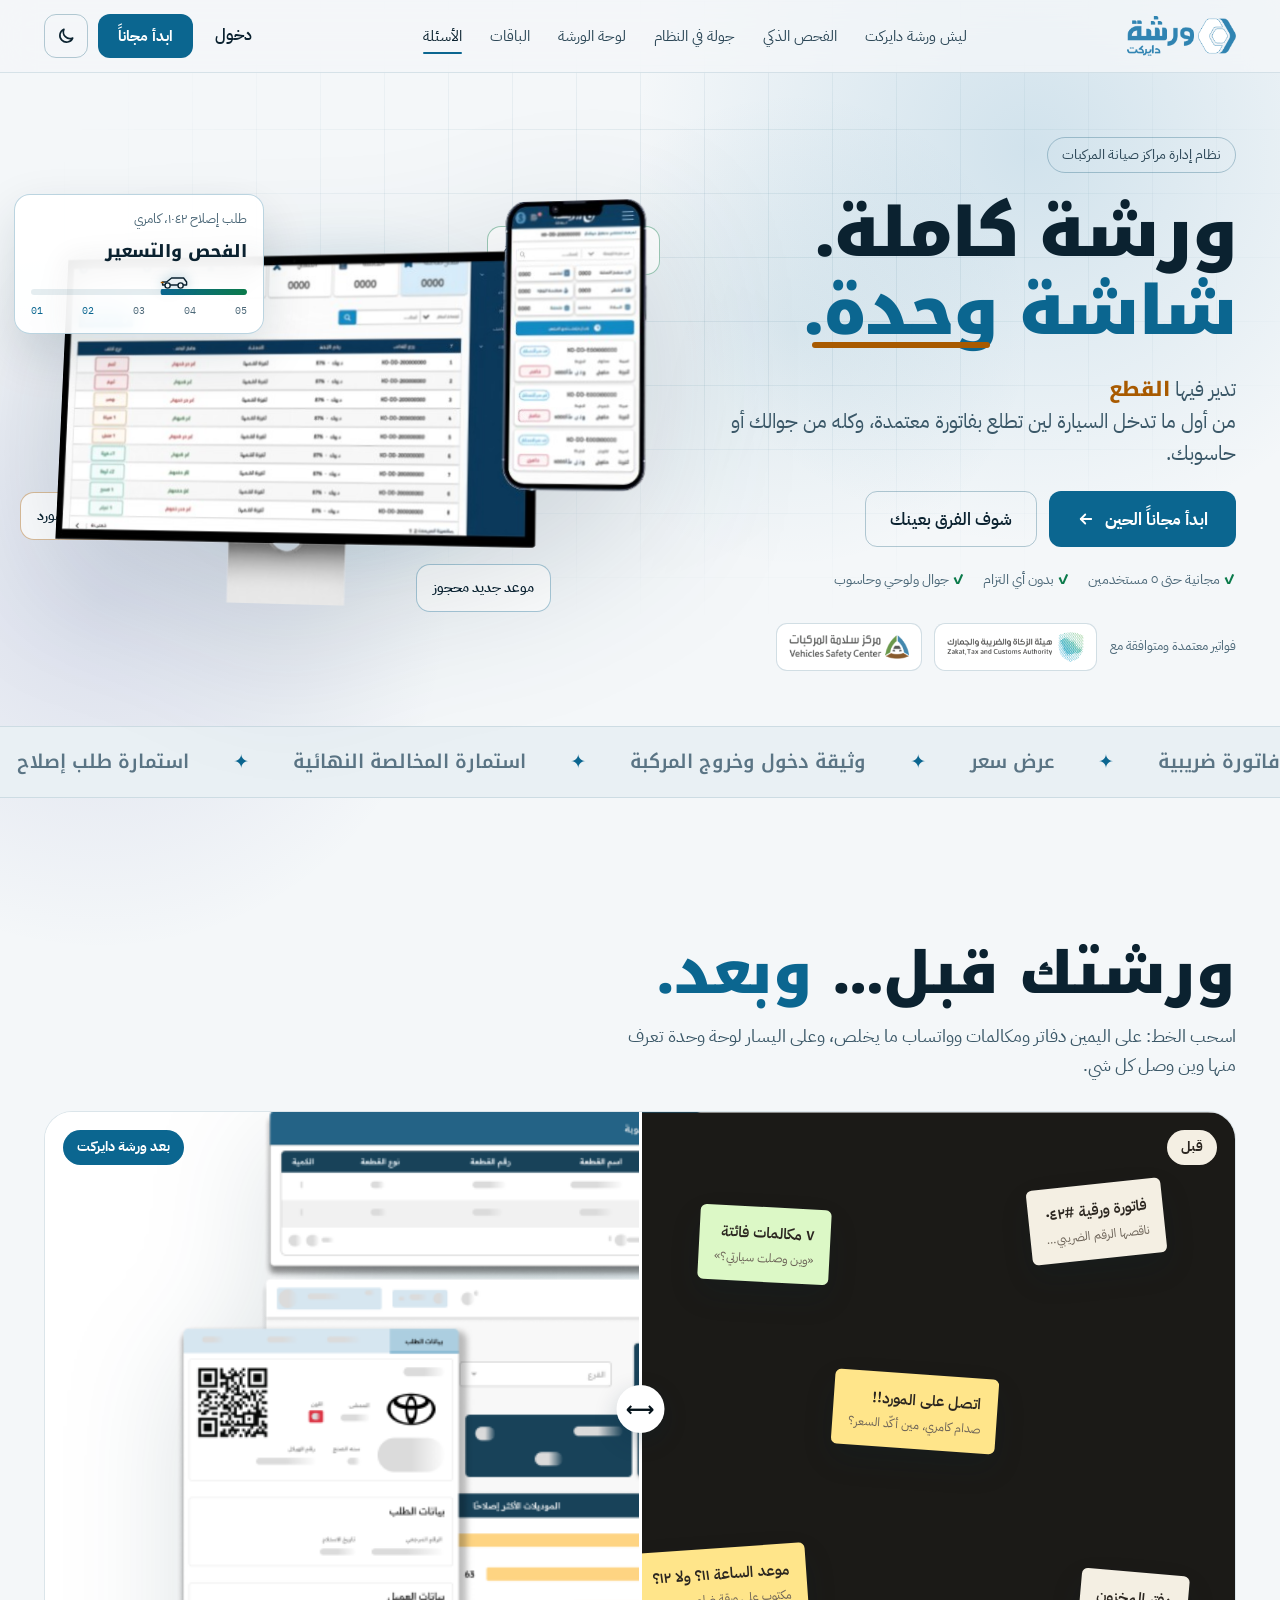
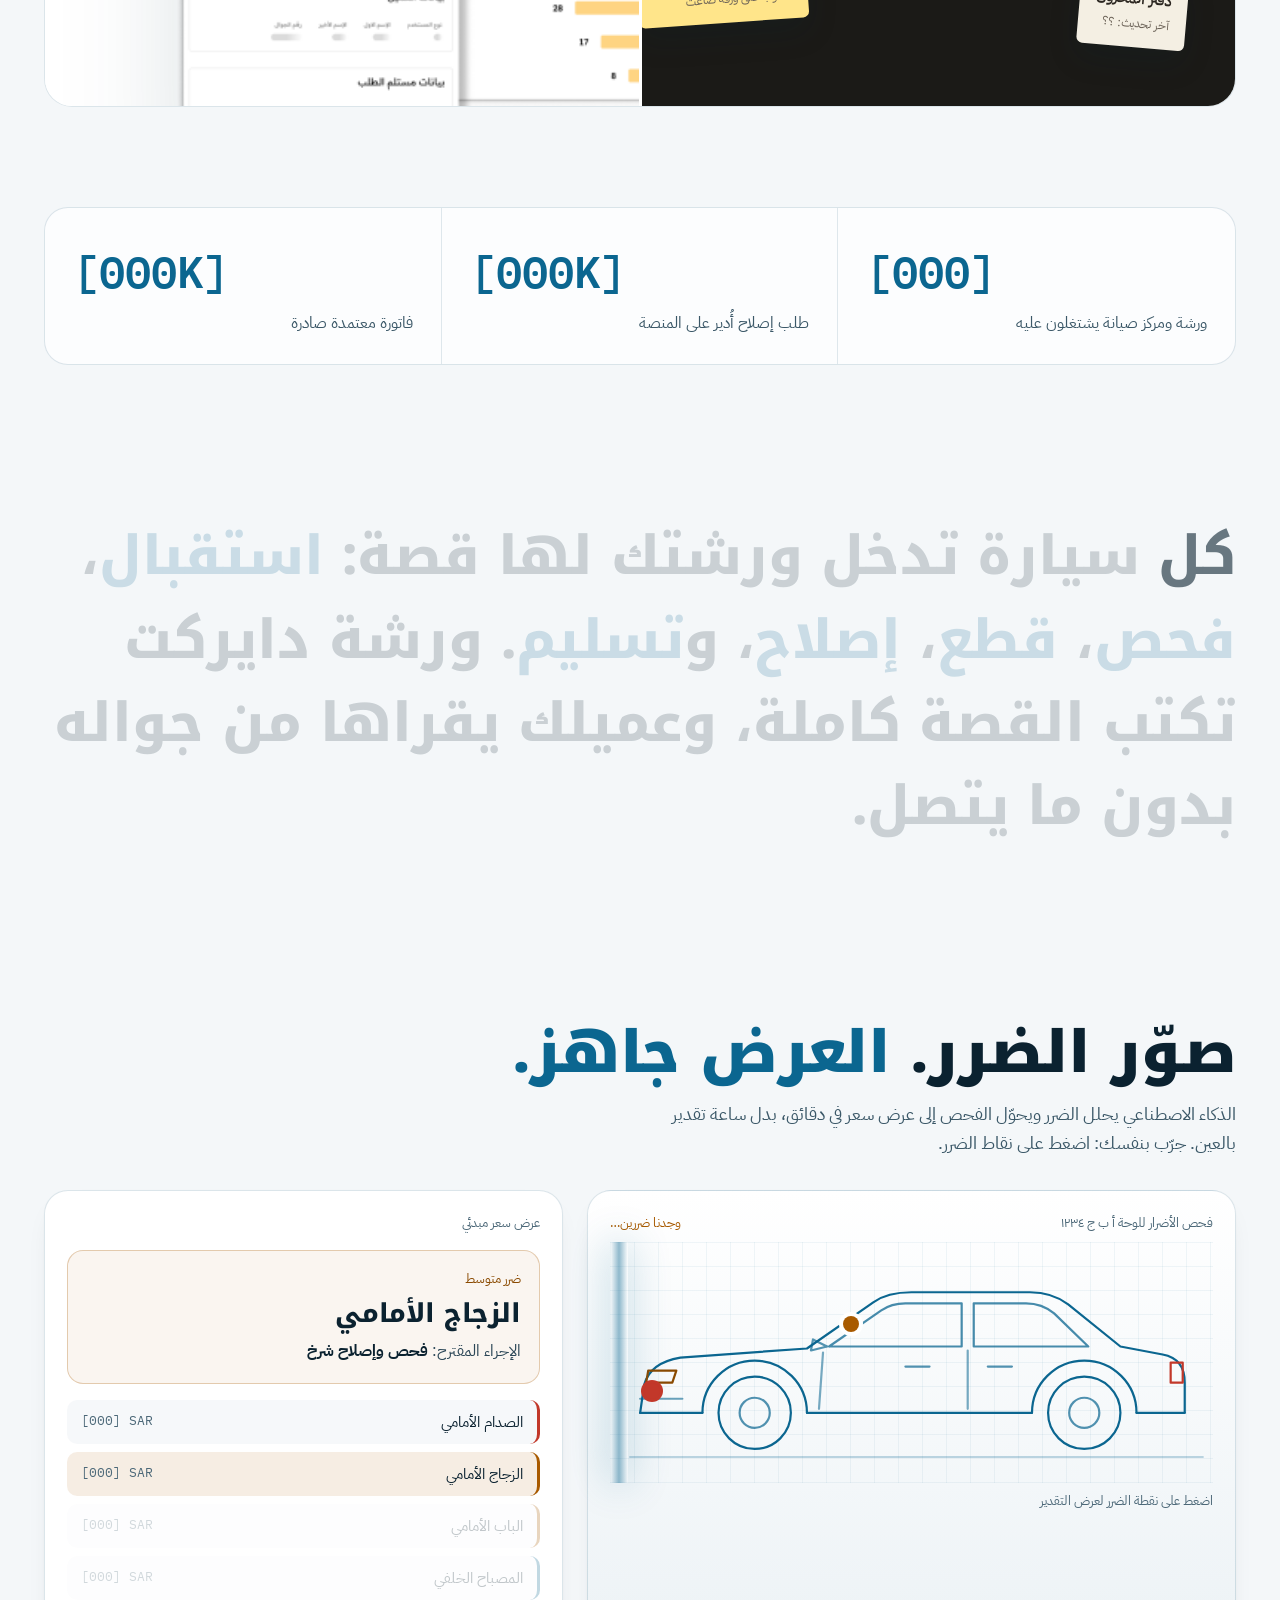
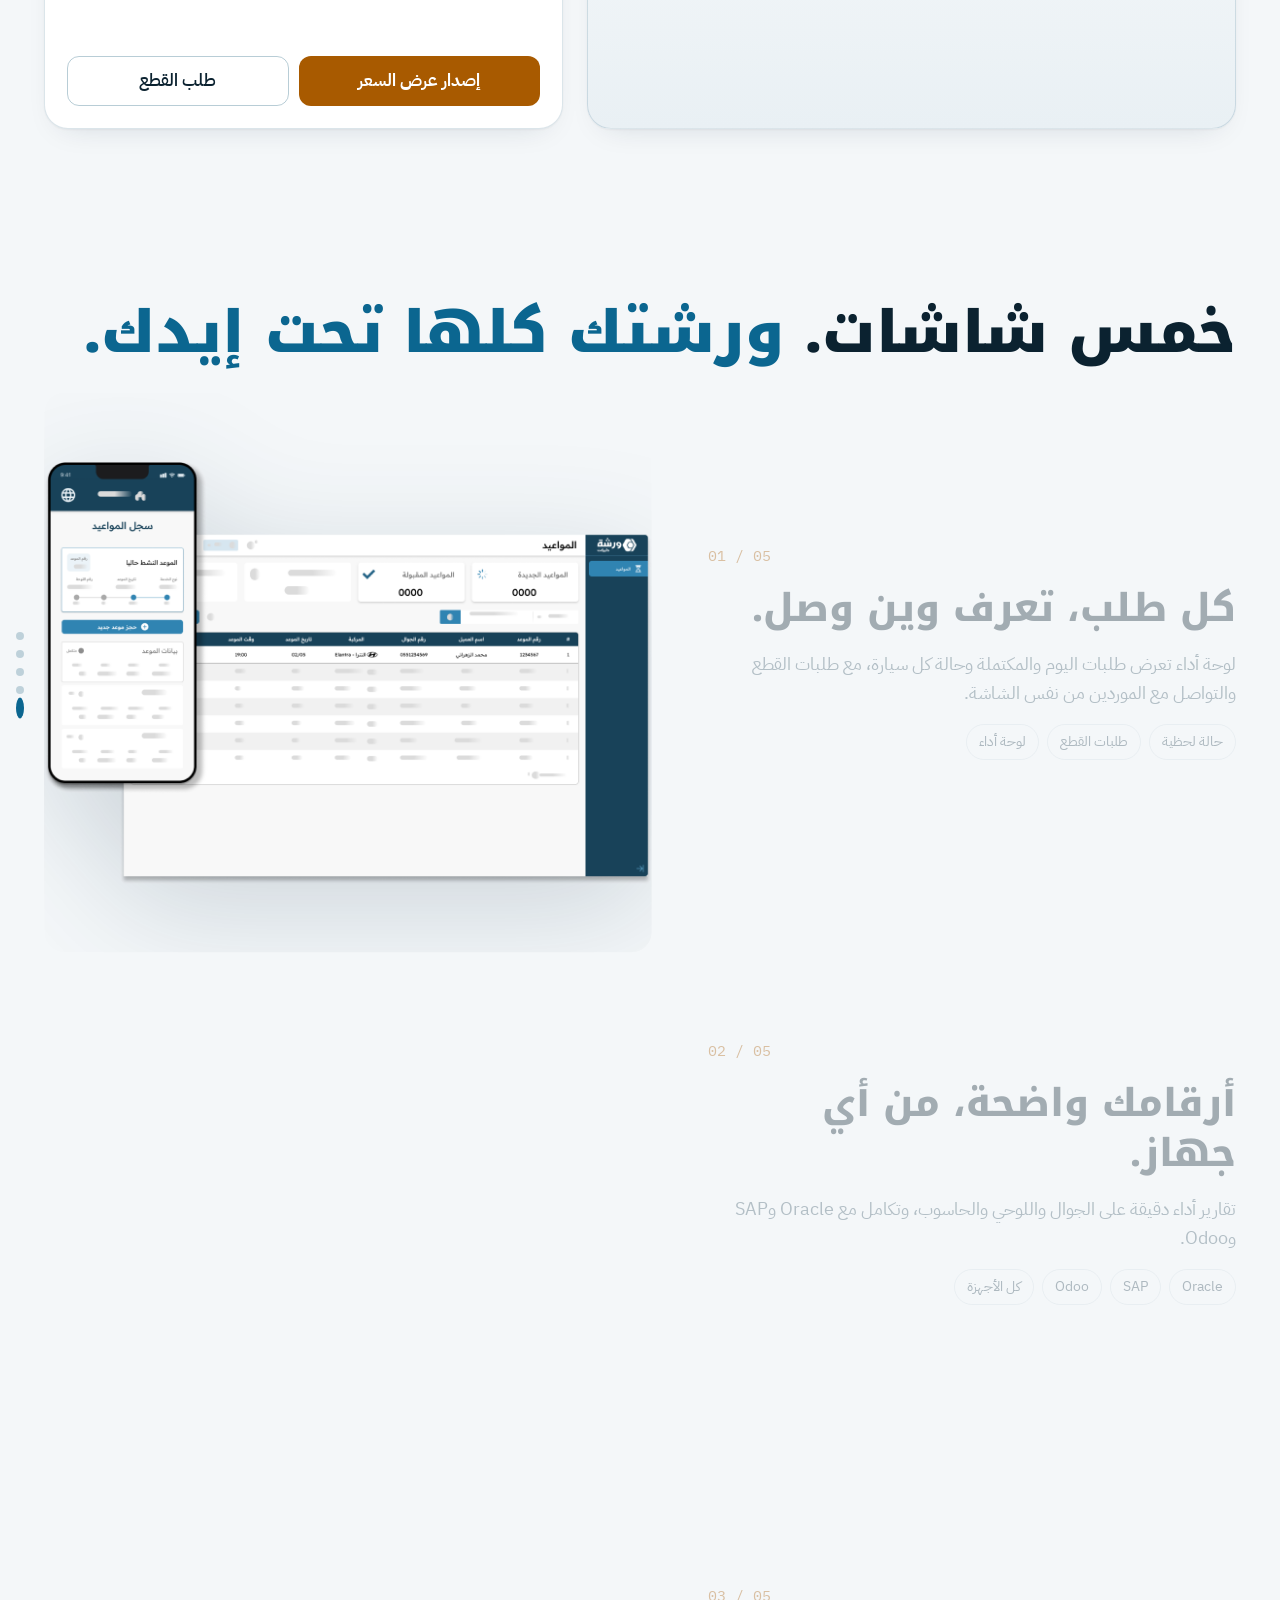
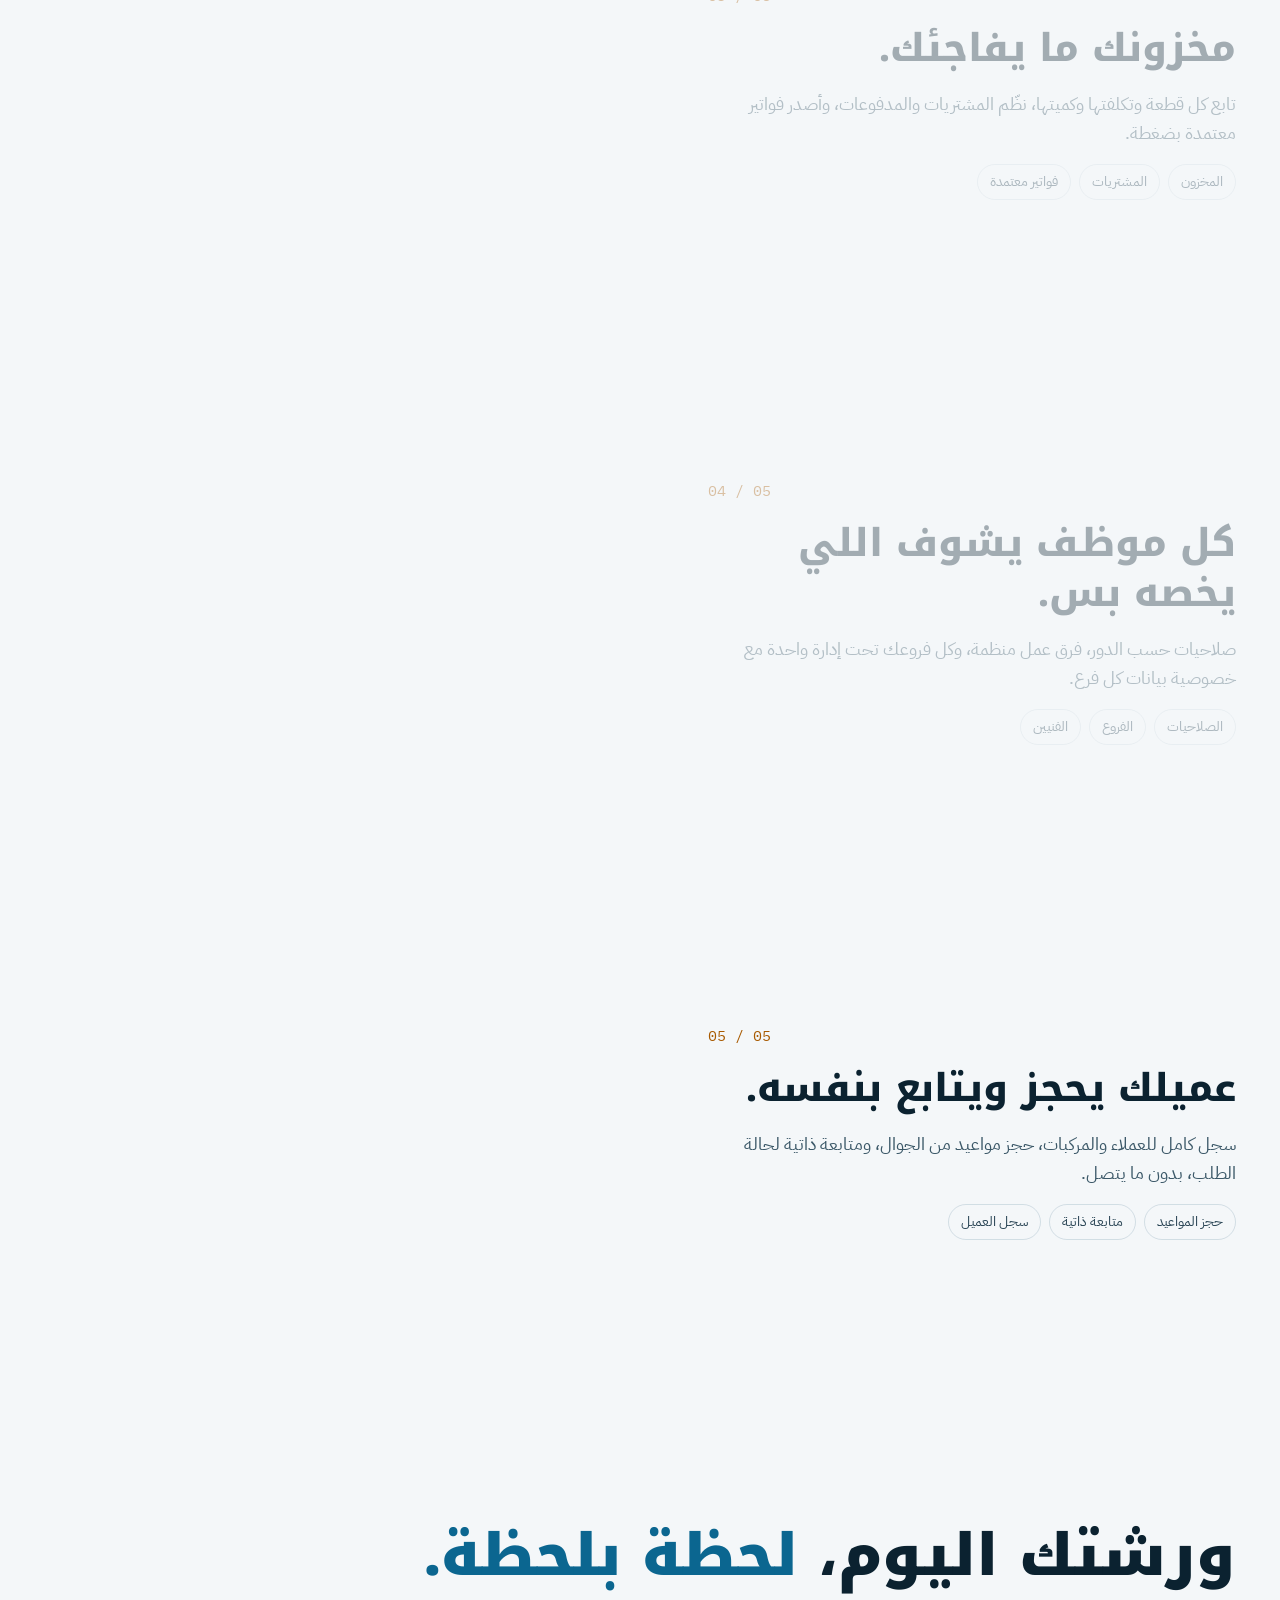
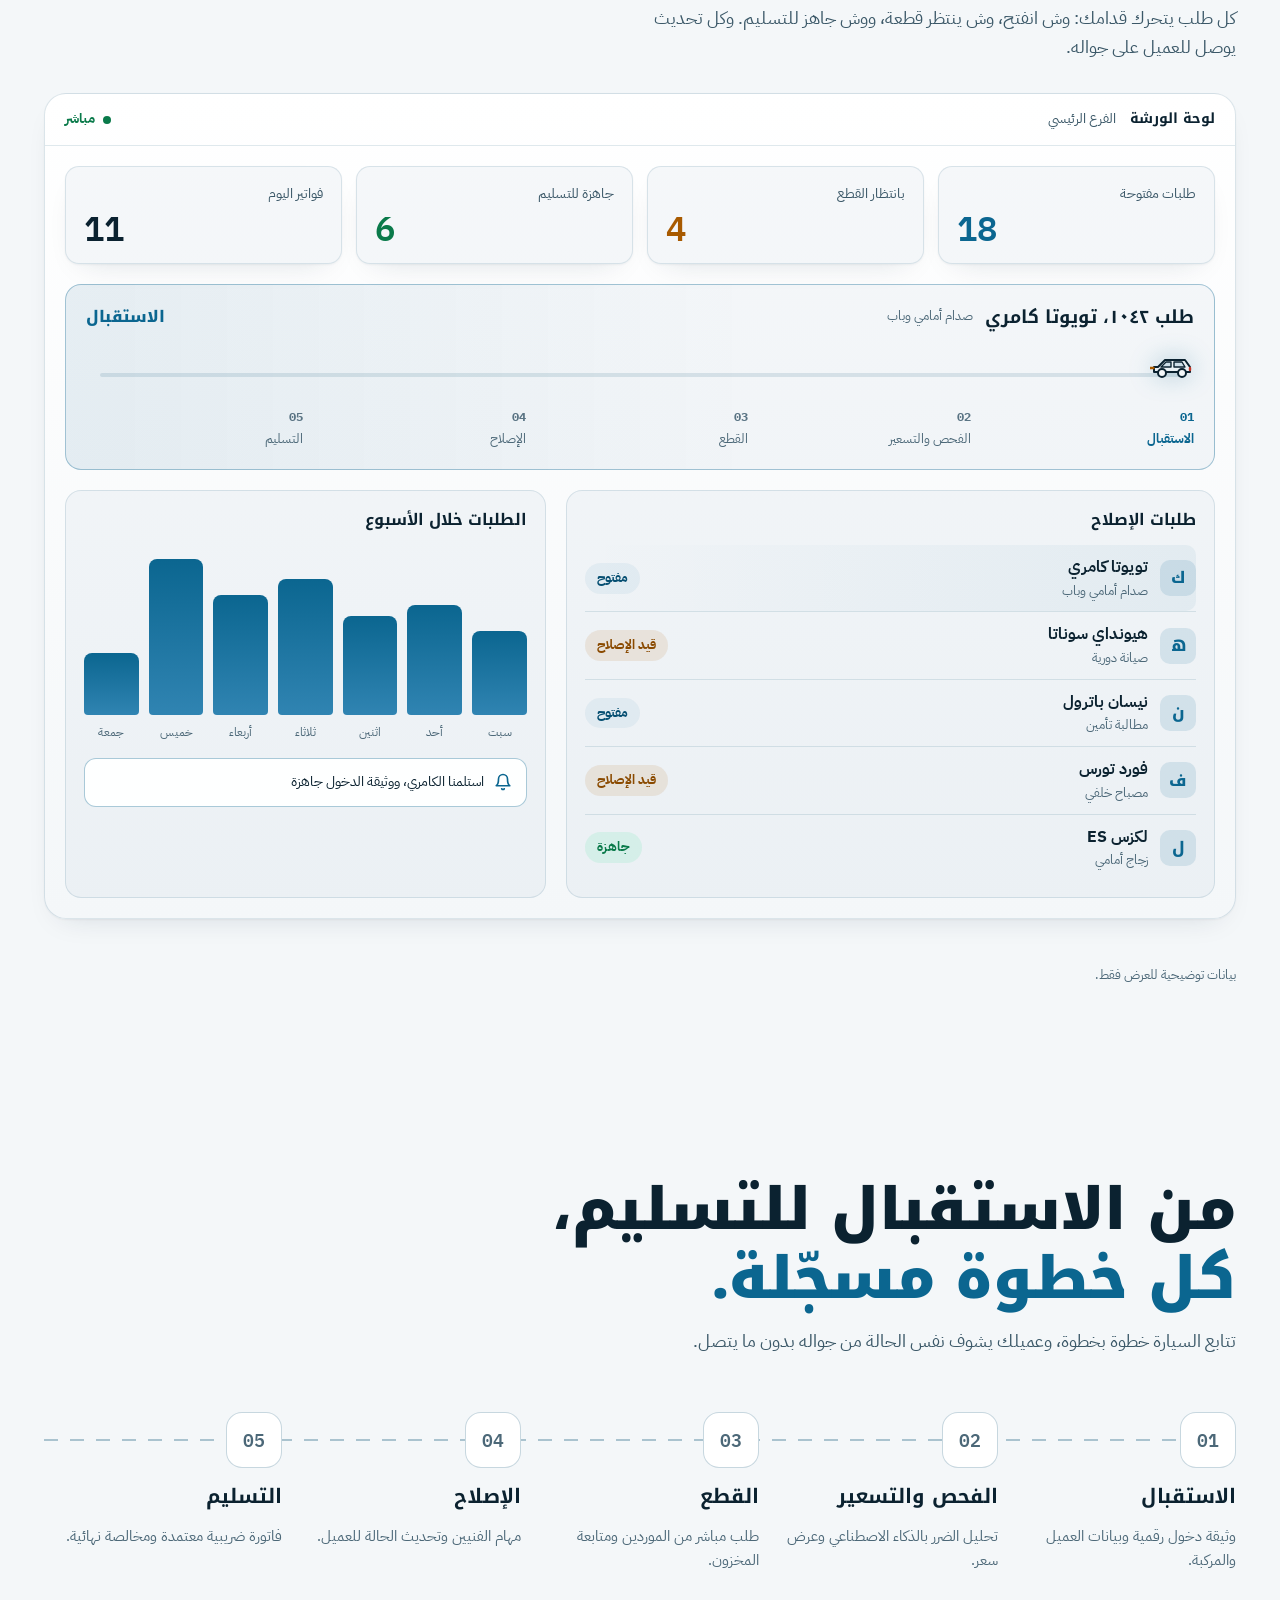
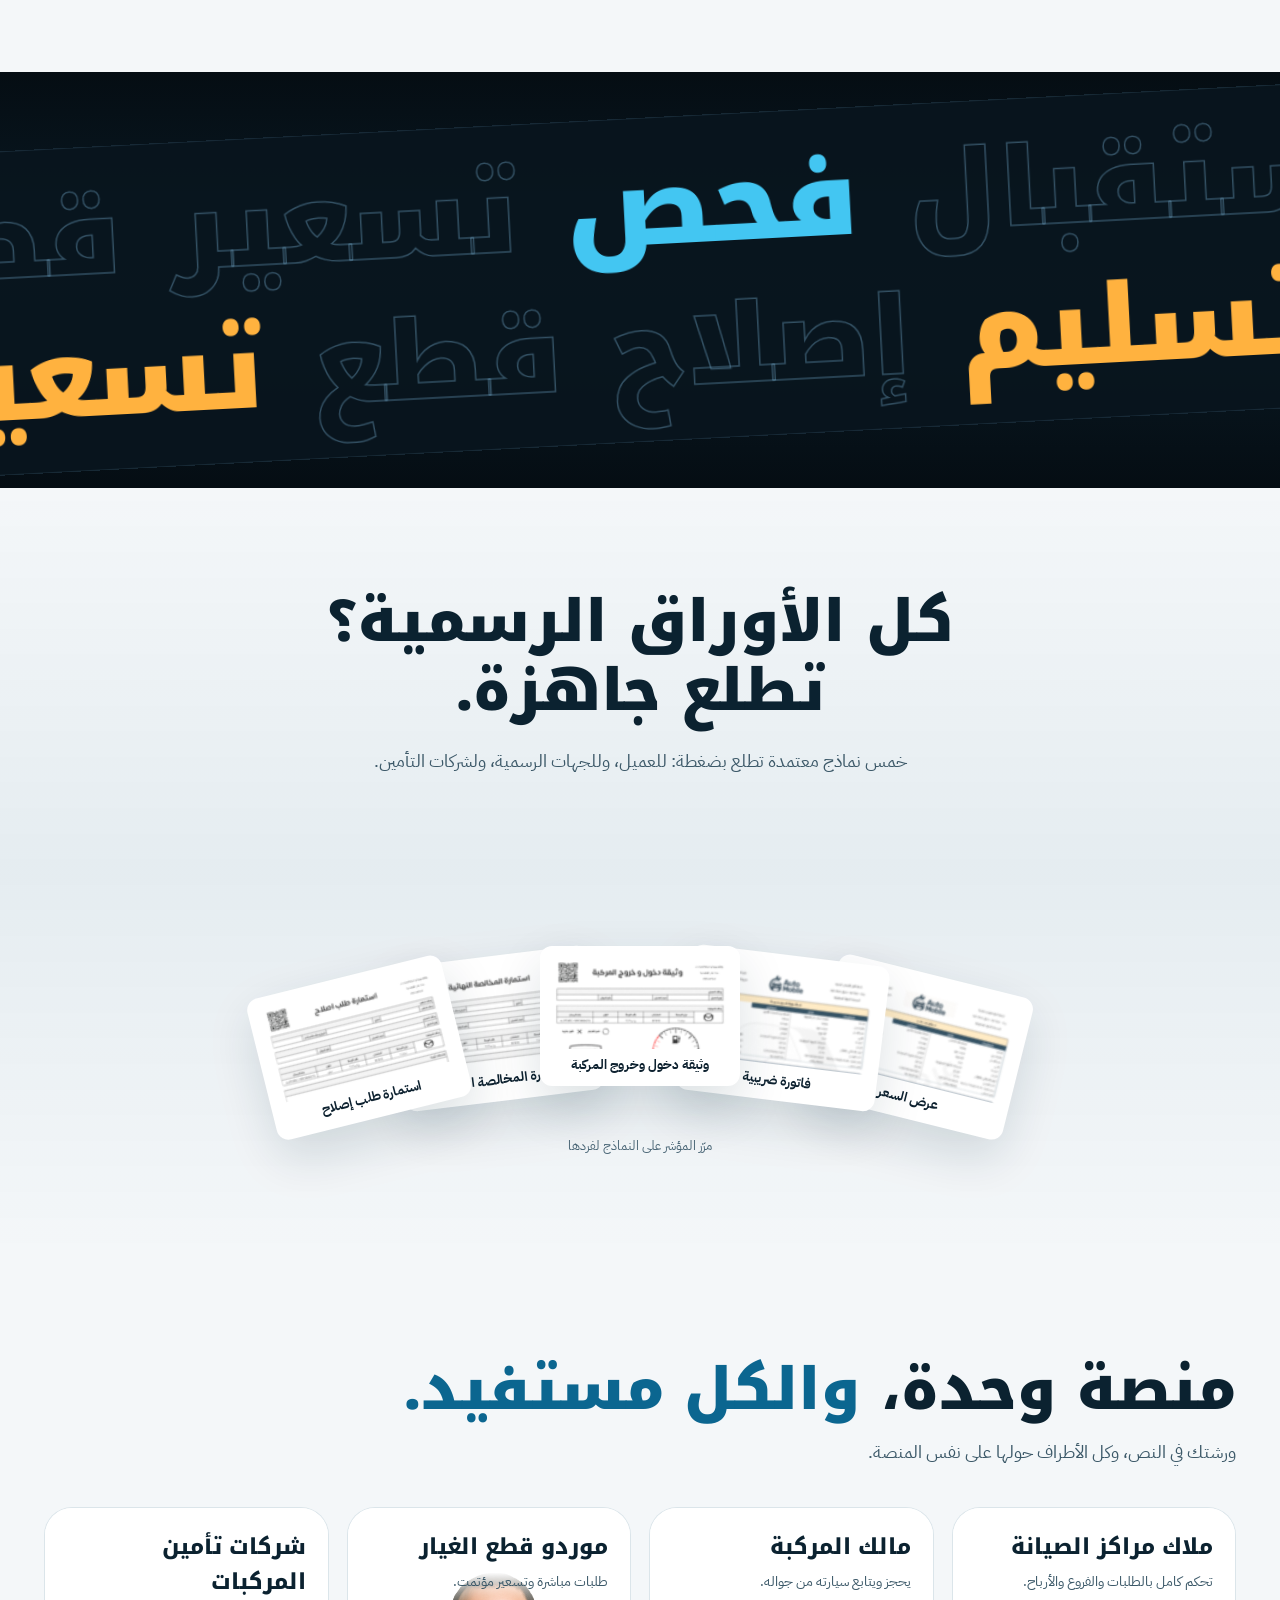
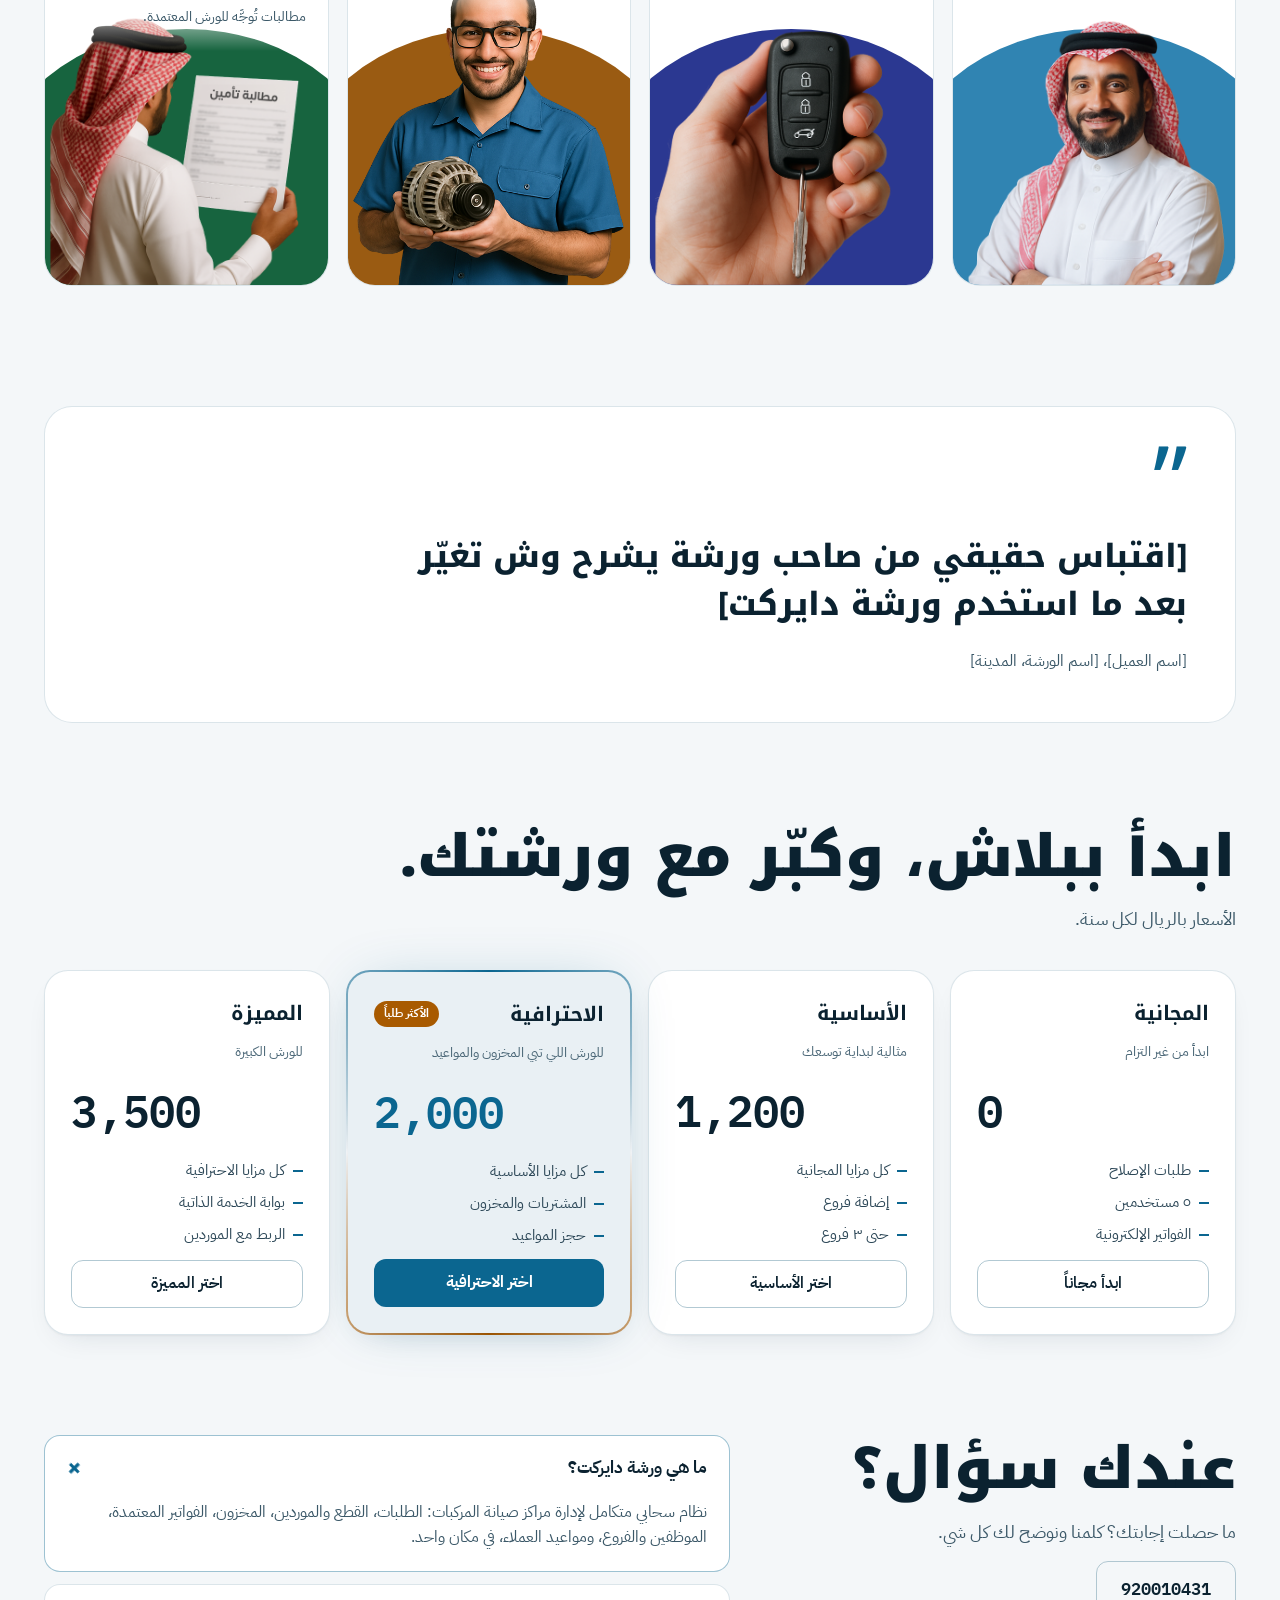
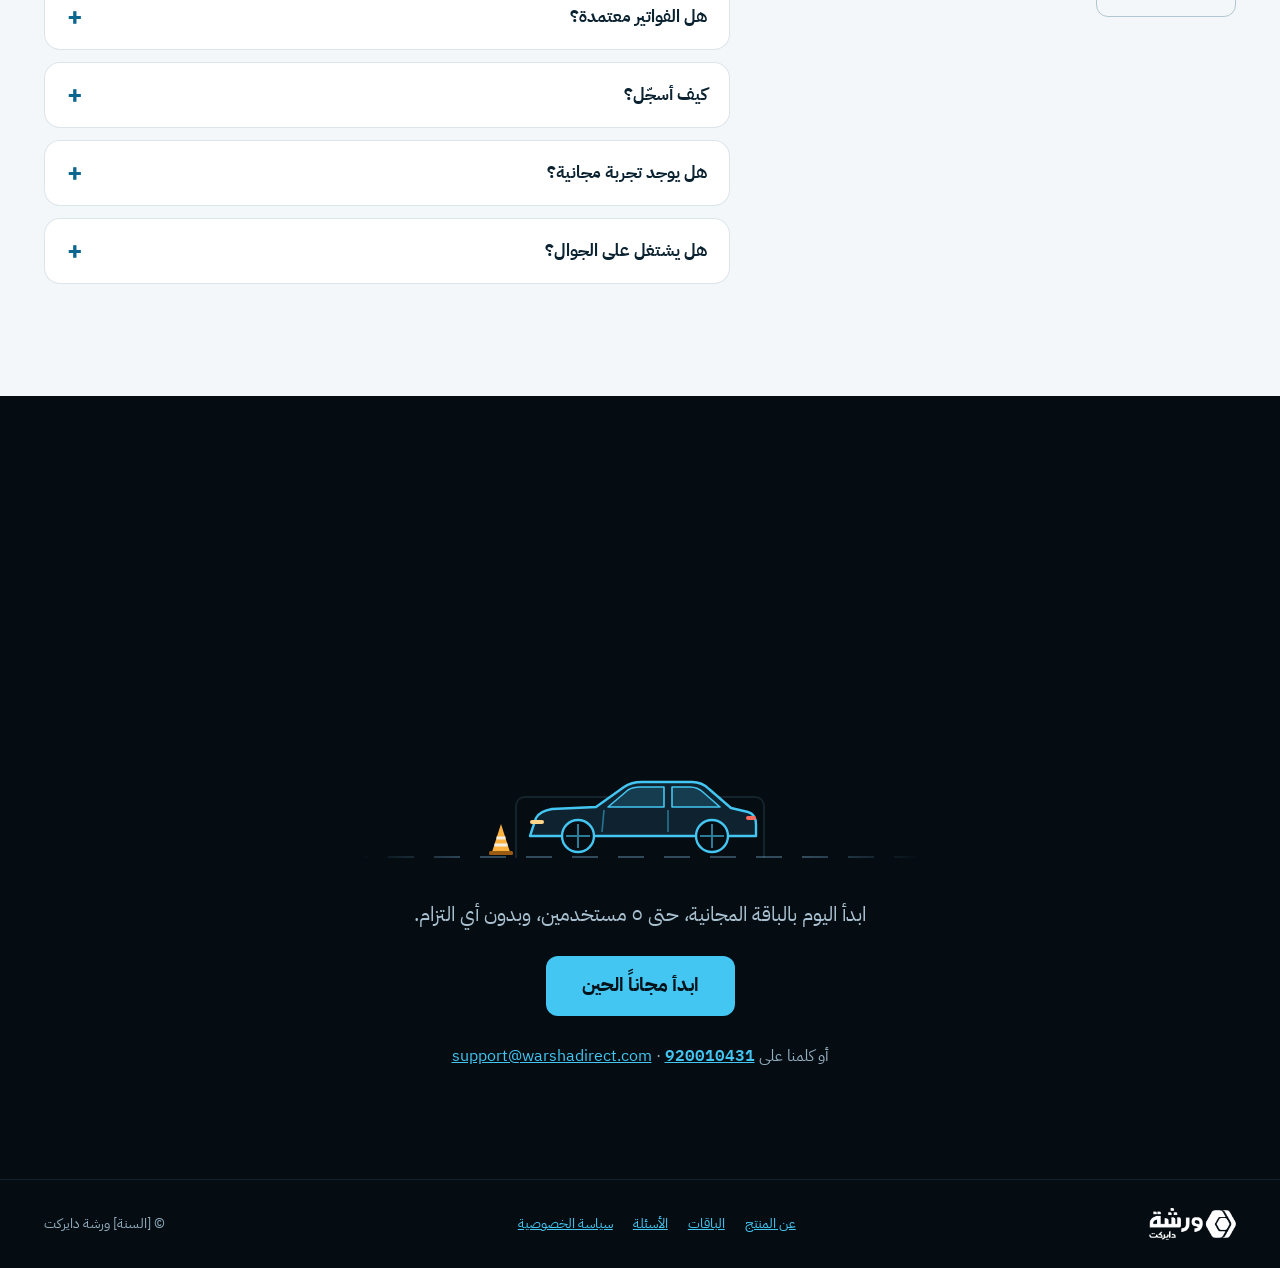
<file: index.html>
<!doctype html><meta charset="utf-8"><script>location.replace("showroom-v2-plus-themes.html"+location.search+location.hash)</script><meta http-equiv="refresh" content="0; url=showroom-v2-plus-themes.html"><title>Warsha Direct</title><a href="showroom-v2-plus-themes.html">showroom-v2-plus-themes.html</a>
</file>
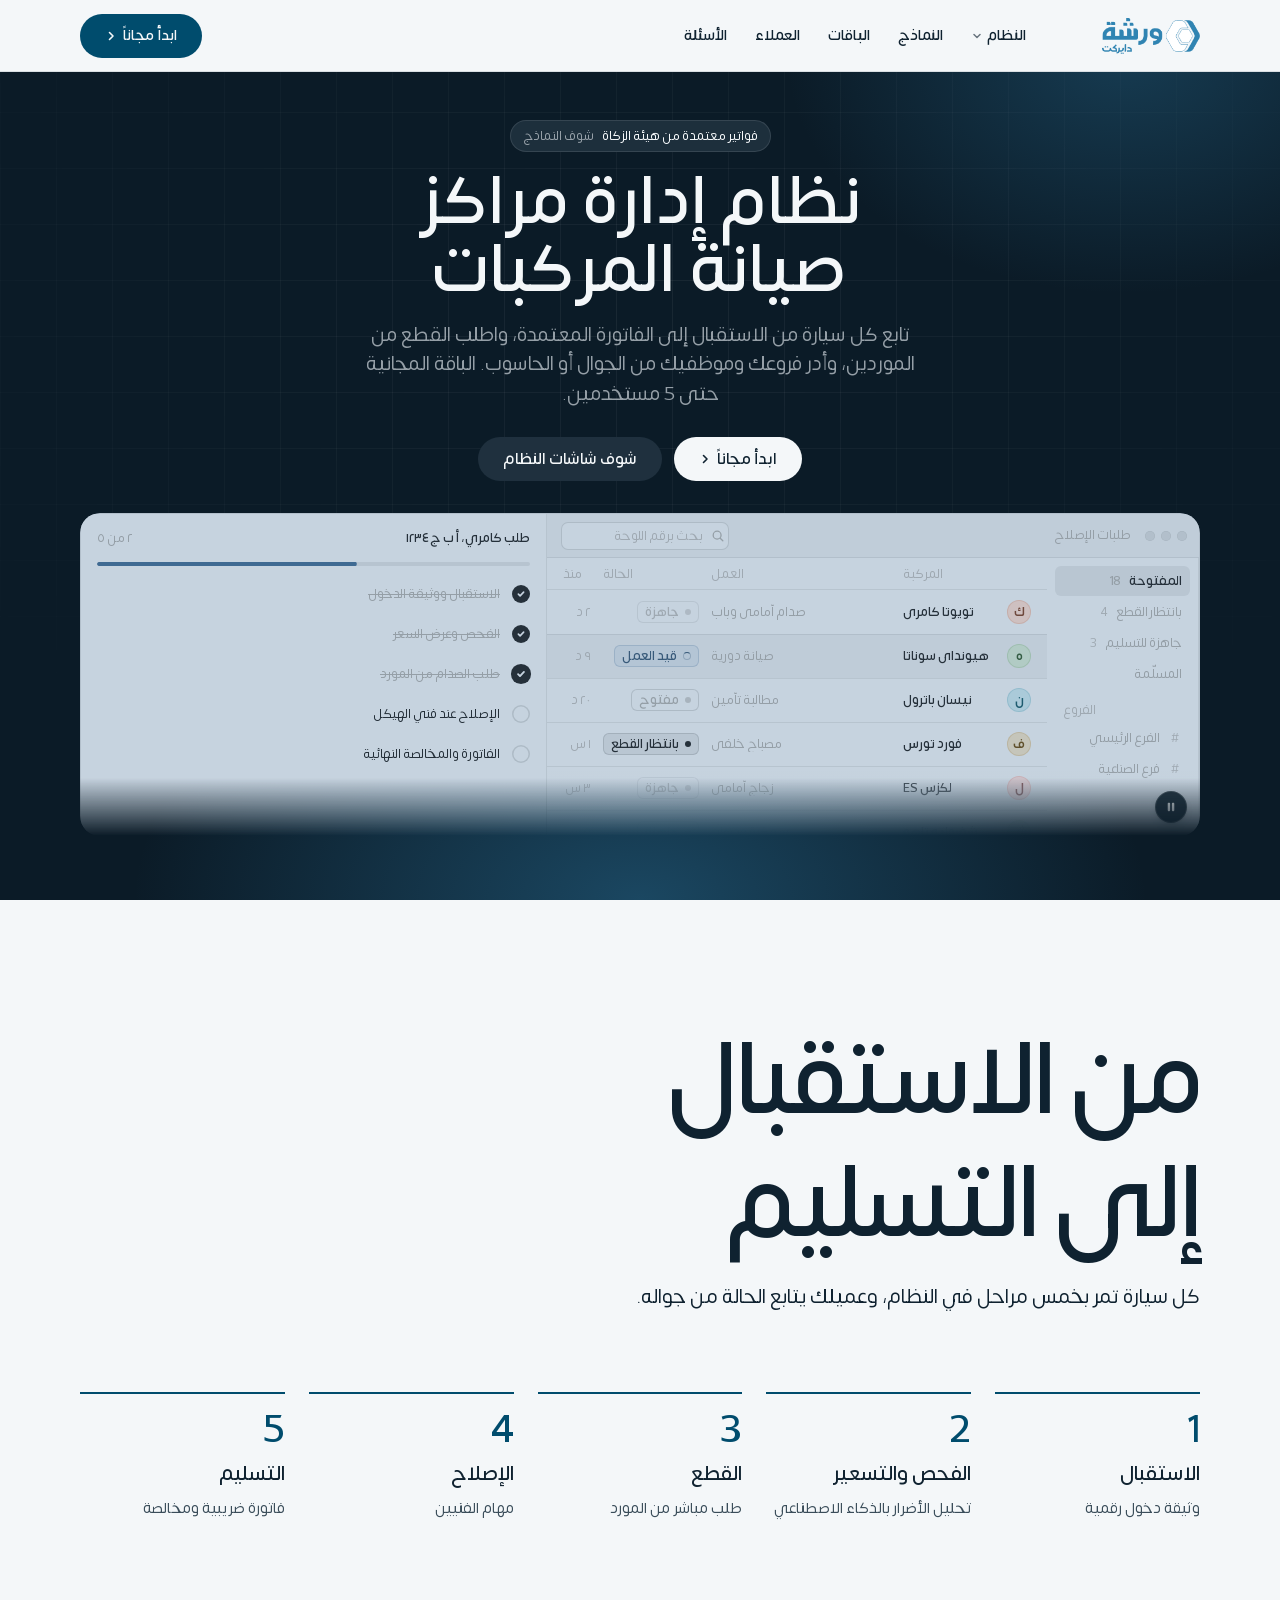
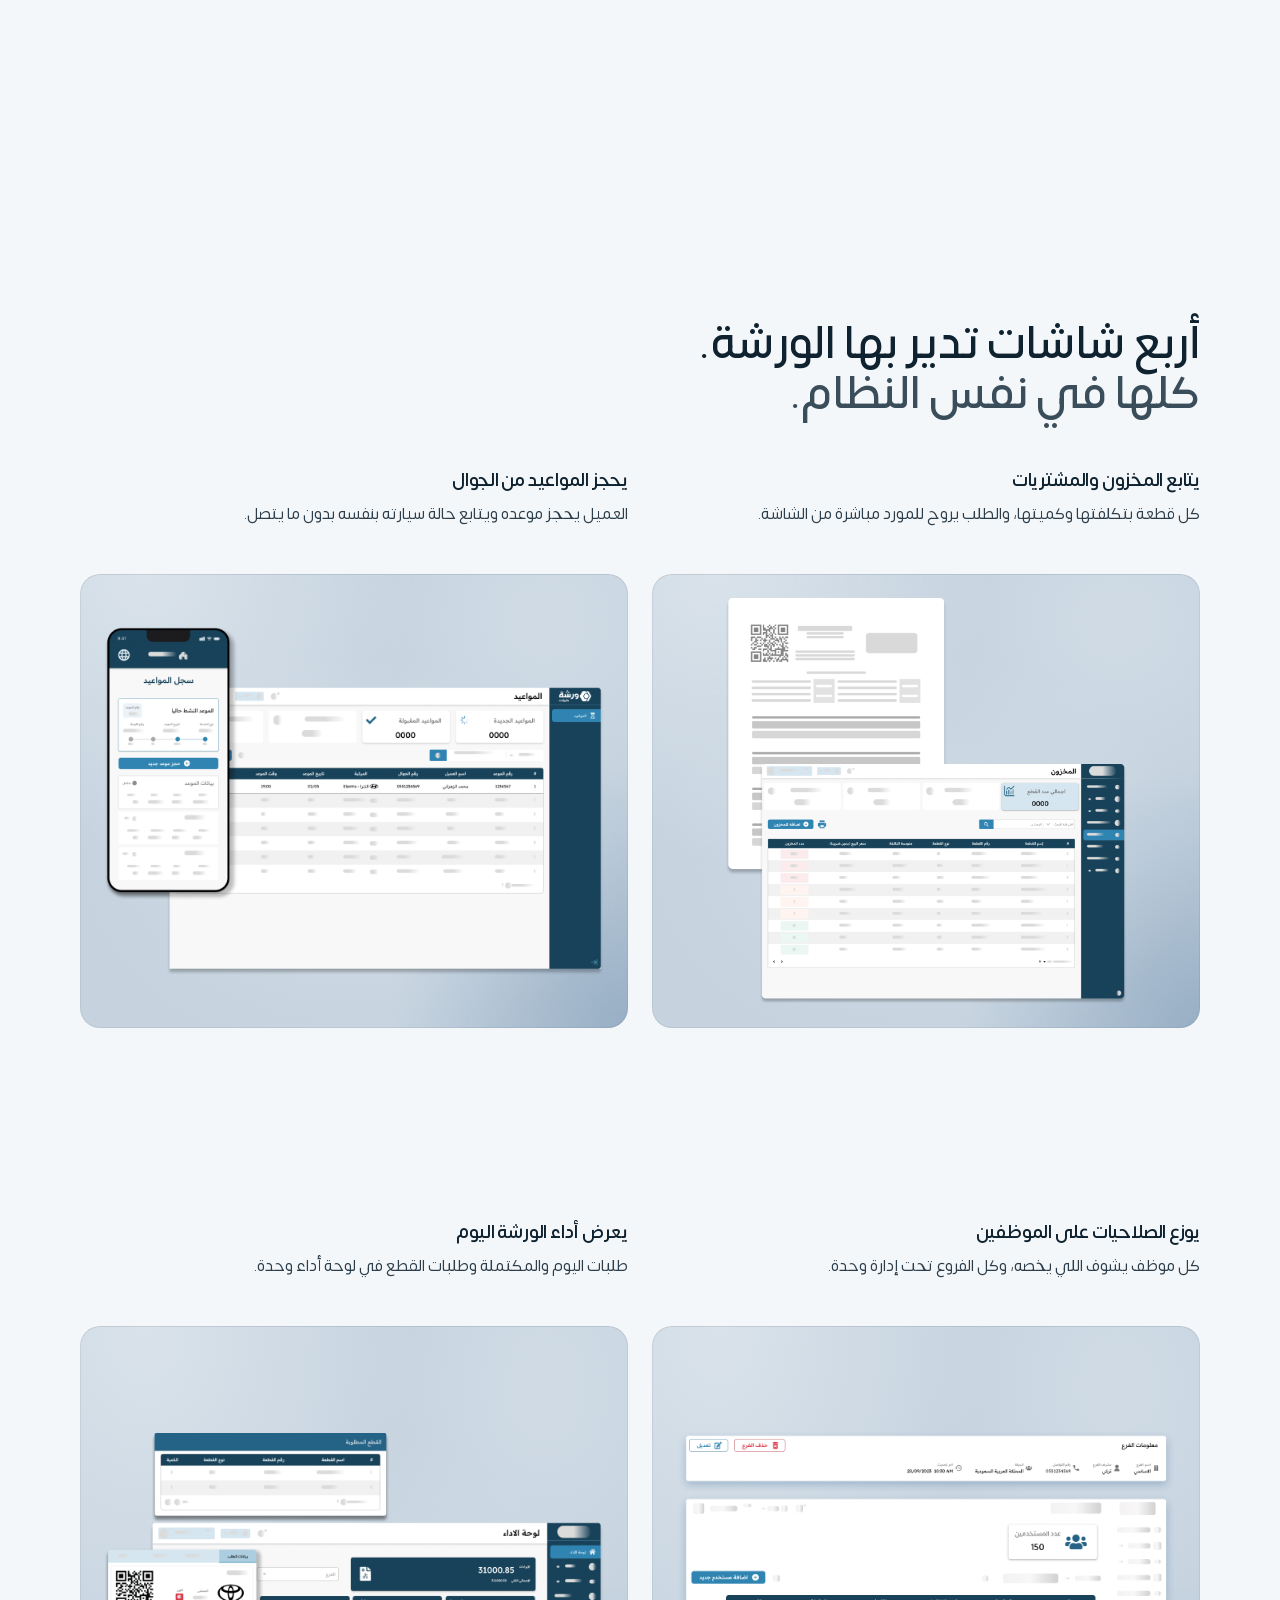
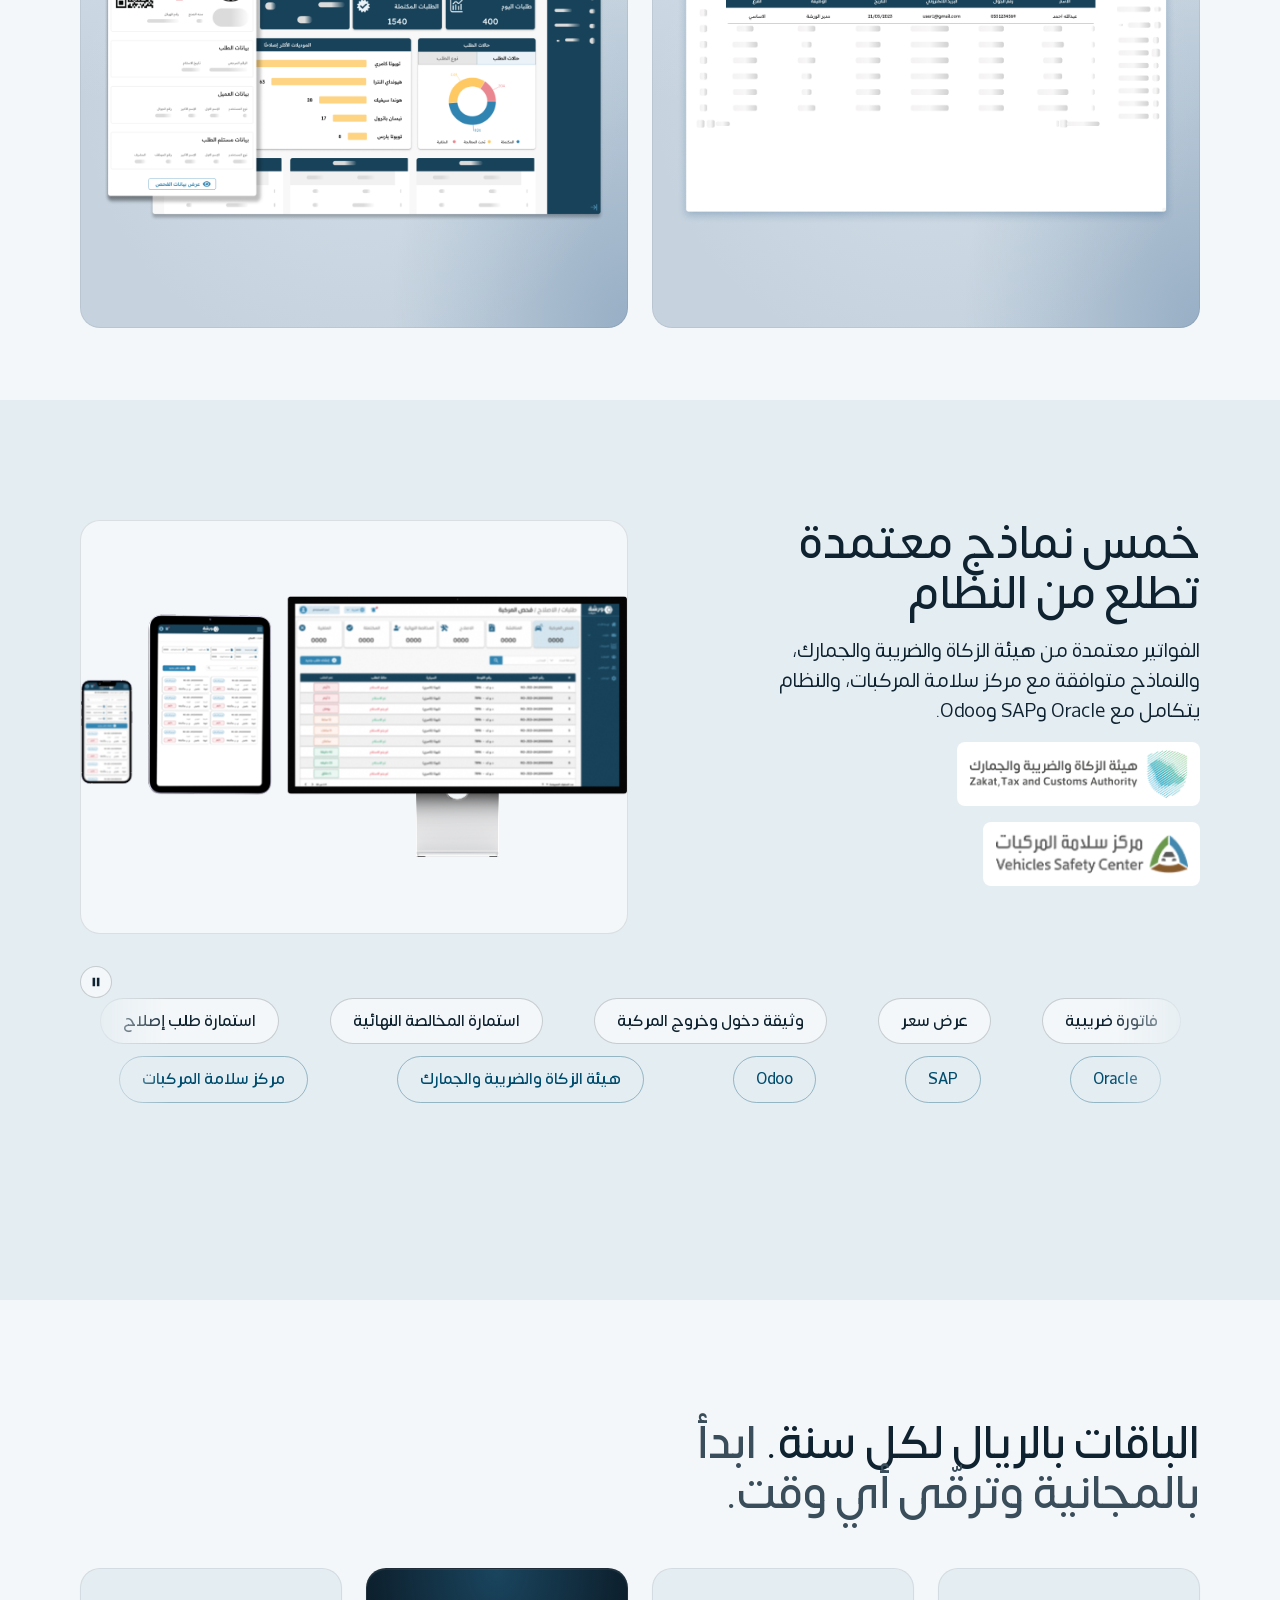
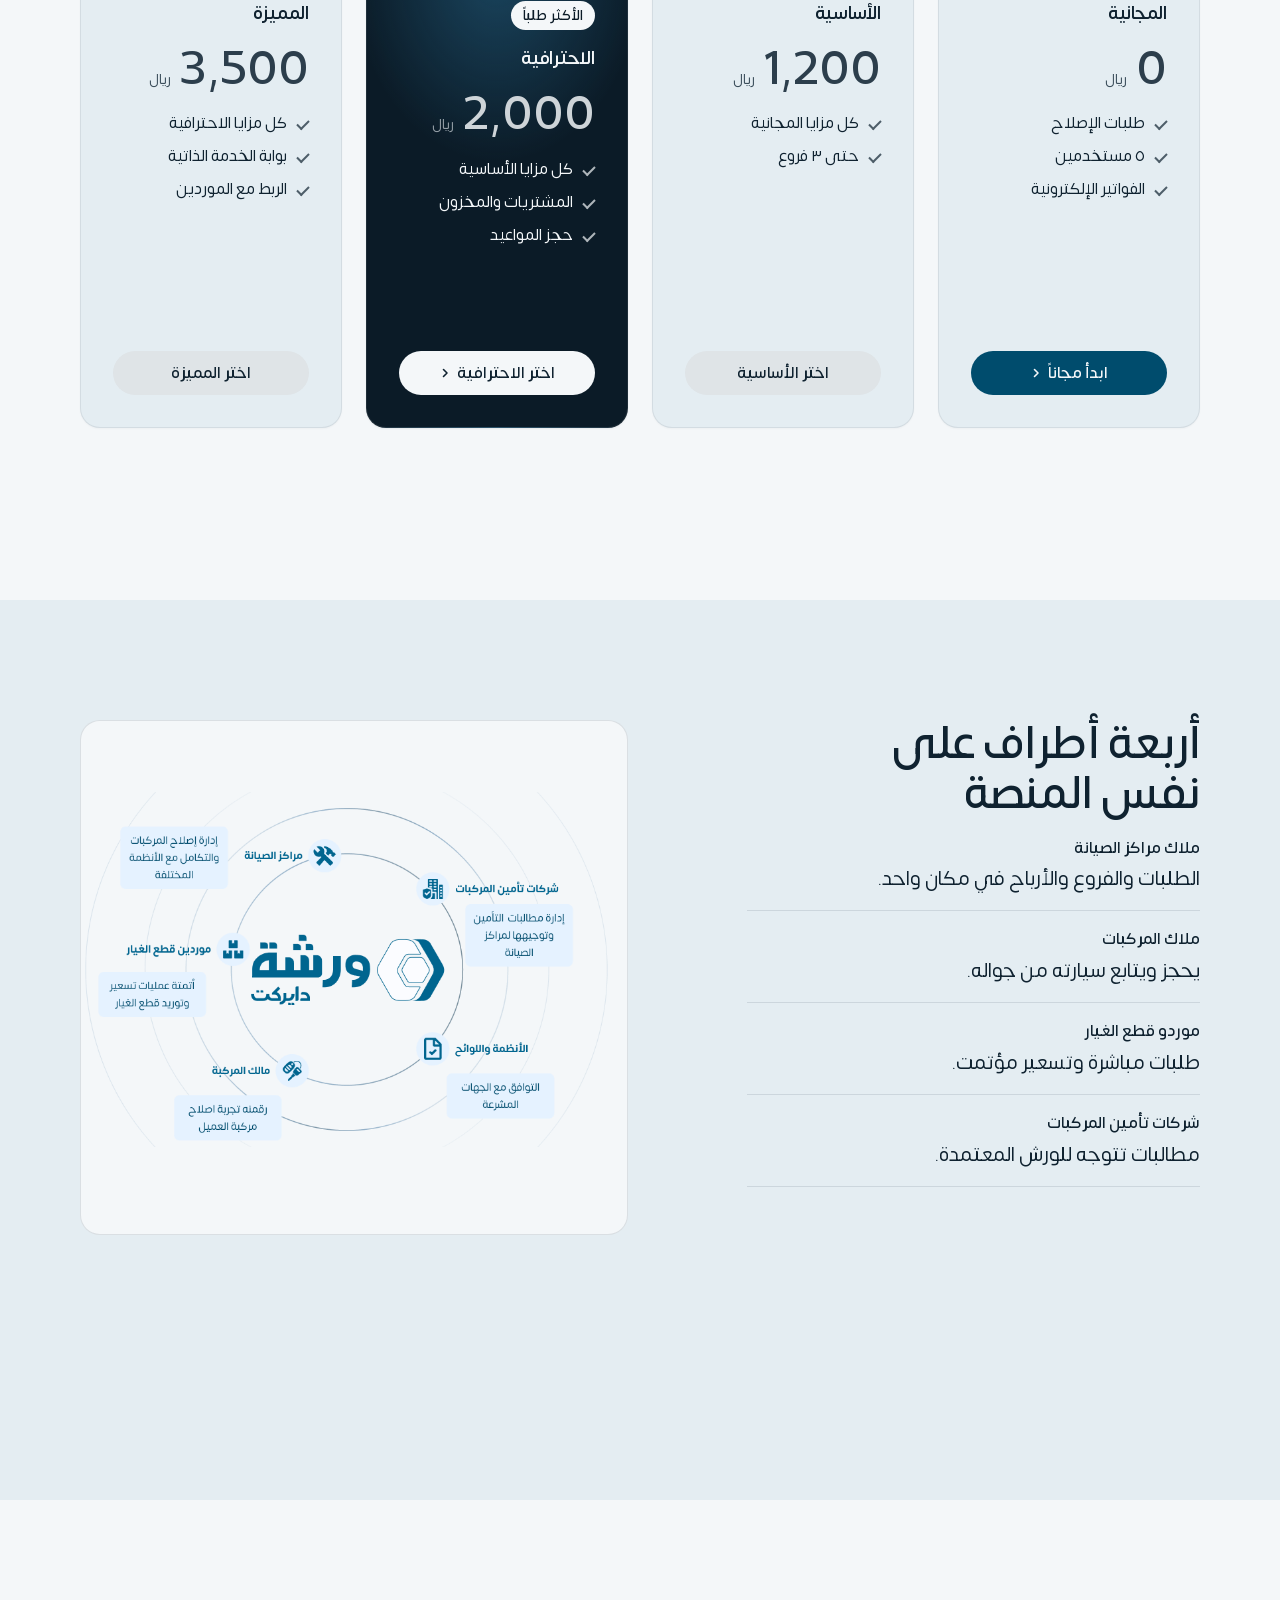
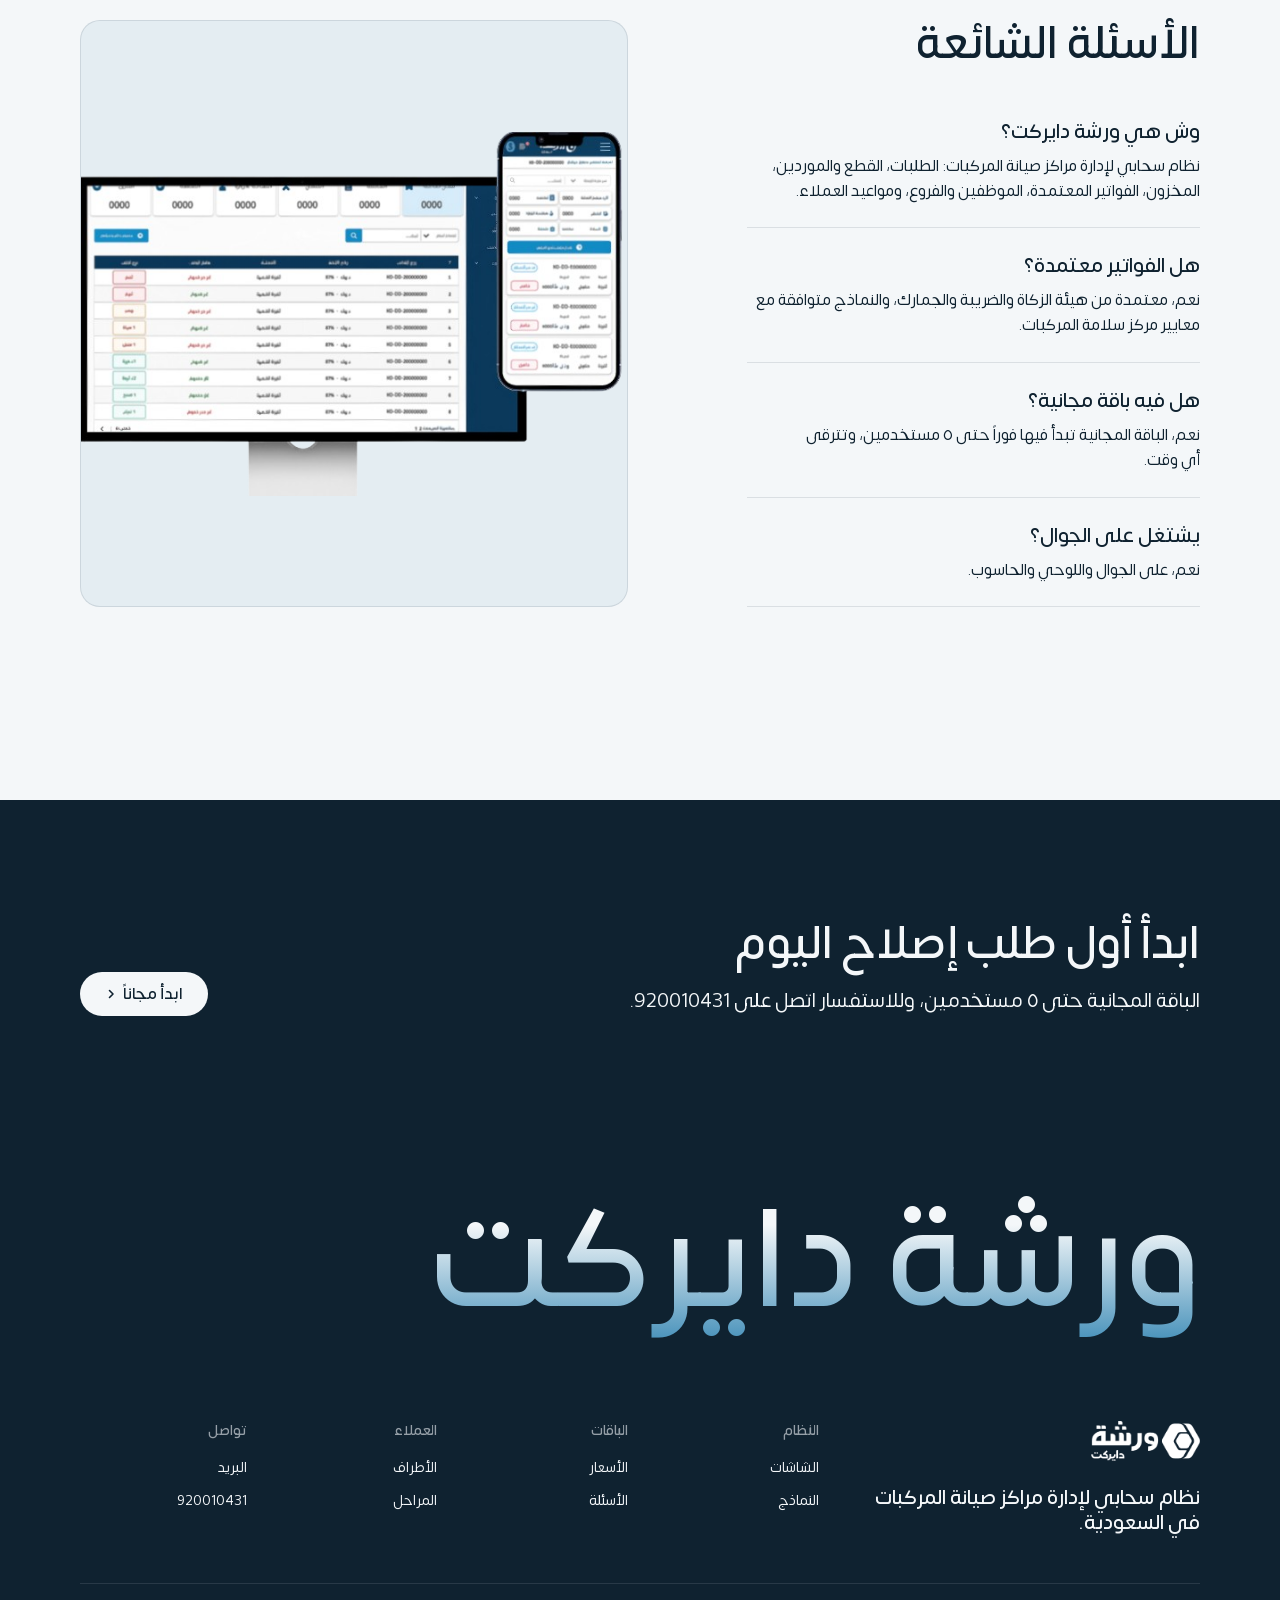
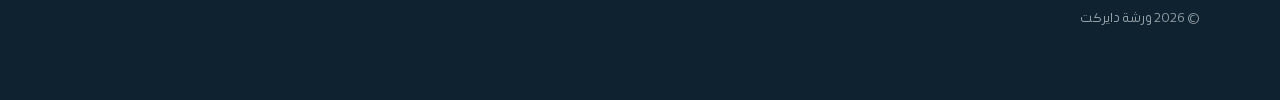
<file: v4-improved/index.html>
<!doctype html>
<html lang="ar" dir="rtl" data-type="software" data-radius="soft" data-ground="sky" data-buttons="pill" data-motion>
<head>
<meta charset="utf-8">
<meta name="viewport" content="width=device-width, initial-scale=1, viewport-fit=cover">
<title>ورشة دايركت: نظام إدارة مراكز صيانة المركبات في السعودية</title>
<meta name="description" content="طلبات الإصلاح والقطع والمخزون والفواتير المعتمدة في نظام سحابي واحد، والباقة المجانية حتى خمسة مستخدمين.">
<meta property="og:type" content="website">
<meta property="og:title" content="ورشة دايركت: نظام إدارة مراكز صيانة المركبات">
<meta property="og:description" content="تابع كل سيارة من الاستقبال إلى الفاتورة المعتمدة.">
<meta property="og:image" content="share.jpg">
<meta name="twitter:card" content="summary_large_image">
<link rel="icon" href="../v4/assets/client/cms_4FXvh81M.png" type="image/png">
<meta name="theme-color" content="#f4f7f9">
<!-- <link rel="canonical" href="https://[the client's domain]/"> -->
<meta name="site-kind" content="software">
<meta name="page-type" content="software">
<link rel="preconnect" href="https://fonts.googleapis.com">
<link rel="preconnect" href="https://fonts.gstatic.com" crossorigin>
<link href="https://fonts.googleapis.com/css2?family=Geist:wght@400..700&family=Geist+Mono:wght@400..500&display=swap" rel="stylesheet">
<link rel="stylesheet" href="../v4/assets/system.css">
<link rel="stylesheet" href="../v4/assets/ui/cards.css">
<link rel="stylesheet" href="../v4/assets/motion/motion.css">
<link rel="stylesheet" href="../v4/assets/backgrounds/backgrounds.css">
<link rel="stylesheet" href="../v4/assets/layout/layout.css">
<link rel="stylesheet" href="../v4/assets/icons/icon.css">
<style>
:root {
  --p-bg: #f4f7f9; --p-surface: #e4edf2; --p-ink: #0f2230; --p-muted: #3a4d5a;
  --p-accent: #004c6d; --p-accent-ink: #f4f7f9; --p-action: #004c6d; --p-action-ink: #f4f7f9;
  --p-inv-bg: #0f2230; --p-inv-surface: #1d2f3c; --p-inv-ink: #f4f7f9; --p-inv-muted: #959fa7;
  --p-inv-accent: #f4f7f9; --p-inv-accent-ink: #0f2230; --p-inv-action: #f4f7f9; --p-inv-action-ink: #0f2230;
  --font-display: "Somar", "Geist", system-ui, sans-serif;
  --font-text: "Somar", "Geist", system-ui, sans-serif;
  --font-mono: "Geist Mono", ui-monospace, "SFMono-Regular", Menlo, Consolas, monospace;
  --display-weight: 500;
  --display-tracking: 0;
  --display-tracking-xl: 0;
}
</style>
<link rel="stylesheet" href="../v4/assets/ui/base.css">
<link rel="stylesheet" href="../v4/assets/ui/window/fragment.css">
<link rel="stylesheet" href="../v4/assets/ui/checklist/fragment.css">
<script>document.documentElement.classList.add('m-enter');setTimeout(()=>document.documentElement.classList.add('m-enter-done'),700)</script>
<script src="../v4/assets/backgrounds/backgrounds.js"></script>
<script>document.documentElement.classList.add('mo-js');setTimeout(()=>document.documentElement.classList.add('mo-safe'),2500)</script>
<link rel="modulepreload" href="../v4/assets/moments/moments.js">
<link rel="modulepreload" href="../v4/assets/moments/lib.js">
<link rel="modulepreload" href="../v4/assets/moments/liquid-type/moment.js">
<style>
/* the client's own licensed Arabic face (Somar); Arabic letters join, so no negative tracking */
@font-face { font-family: "Somar"; src: url("../v4/fonts/Somar.ttf") format("truetype"); font-weight: 100 900; font-display: swap; }
h1, h2, h3, .t-lead, p, li { letter-spacing: 0; }
.nav__logo img { height: 36px; width: auto; display: block; }
.footer .nav__logo img { height: 40px; }

/* the hero window: the app itself, the order list beside the open order (app-frame recipe) */
.hero__window .app.ui { display: grid; grid-template-columns: minmax(0, 7fr) minmax(0, 5fr); height: 100%; background: var(--u-bg); border: 1px solid var(--u-border); border-radius: var(--u-r); box-shadow: var(--u-shadow); text-align: start; }
.app > .app__pane { position: relative; min-width: 0; min-height: 0; overflow: hidden; }
.app > .app__pane + .app__pane { border-inline-start: 1px solid var(--u-line); }
.app > .app__pane > .ui-panel { width: 100%; border: 0; border-radius: 0; box-shadow: none; }
.app > .app__pane::after { content: ""; position: absolute; inset: auto 0 0 0; height: 64px; background: linear-gradient(transparent, var(--u-bg)); pointer-events: none; }
@media (max-width: 1023px) { .hero__window .app.ui { grid-template-columns: minmax(0, 1fr); } .app > .app__pane--list { display: none; } .app > .app__pane + .app__pane { border-inline-start: 0; } }

#features .panel { --p-h: 300px; }
#features .panel .frame__img { object-fit: contain; padding: var(--s-5); }
@media (max-width: 639px) { #features .panel { --p-h: 200px; } }
#forms .frame__img { object-fit: contain; }
.marks { display: flex; flex-wrap: wrap; gap: var(--s-4); align-items: center; }
.marks img { height: 48px; width: auto; background: #fff; border-radius: var(--r-sm); padding: var(--s-2) var(--s-3); box-sizing: content-box; }
#who .tile .frame__img { object-position: 50% 100%; }
#price .card { min-height: 460px; display: flex; flex-direction: column; gap: var(--s-4); }
#price .card ul { flex: 1; margin: 0; padding: 0; list-style: none; }
#price .plan-price { margin: 0; font: var(--display-weight) 48px/1.1 var(--font-display); font-variant-numeric: tabular-nums; }
.stages { list-style: none; margin: var(--s-8) 0 0; padding: 0; display: grid; grid-template-columns: repeat(5, minmax(0, 1fr)); gap: var(--s-5); }
.stages li { display: flex; flex-direction: column; gap: var(--s-2); padding-top: var(--s-4); border-top: 2px solid var(--p-accent); }
.stages b { font: var(--display-weight) 40px/1 var(--font-display); color: var(--p-accent); }
.stages span { font-size: 20px; font-weight: 500; }
.stages small { font-size: 15px; color: var(--muted); }
@media (max-width: 1023px) { .stages { grid-template-columns: repeat(2, minmax(0, 1fr)); } }
@media (max-width: 639px) { .stages { grid-template-columns: minmax(0, 1fr); gap: var(--s-3); } .stages b { font-size: 28px; } #statement h2 { font-size: 48px !important; } #price .card { min-height: 0; } #price .plan-price { font-size: 26px; } }
.close__word { font-size: clamp(56px, 11vw, 140px); line-height: 1.35; letter-spacing: 0; white-space: normal; max-width: 100%; }
@media (max-width: 639px) { .close__word { font-size: clamp(44px, 15vw, 96px); } }
.ui-win__crumb { line-height: 1.6; }
#who .rows { margin: 0; padding: 0; list-style: none; }
#who .frame__img, #faq .frame__img { object-fit: contain; }
.plan-price small { font-size: var(--t-small); color: var(--muted); font-weight: 400; }
</style>

<style>
/* ---------- v4-improved ---------- */
:root { --brand-blue: #3084B2; --brand-mid: #246386; --hero-ink: #0b1b27; }

/* hero: a dark navy ground with a blueprint grid and the brand glow under the app window */
.hero.ground-inverse { position: relative; isolation: isolate; overflow: clip;
  background:
    radial-gradient(55% 45% at 50% 100%, color-mix(in oklab, var(--brand-blue) 42%, transparent), transparent 72%),
    radial-gradient(38% 38% at 88% 6%, color-mix(in oklab, var(--brand-mid) 45%, transparent), transparent 70%),
    var(--hero-ink); }
.hero.ground-inverse::before { content: ""; position: absolute; inset: 0; z-index: -1; pointer-events: none;
  background-image:
    linear-gradient(color-mix(in oklab, #fff 6%, transparent) 1px, transparent 1px),
    linear-gradient(90deg, color-mix(in oklab, #fff 6%, transparent) 1px, transparent 1px);
  background-size: 56px 56px;
  -webkit-mask-image: radial-gradient(70% 60% at 50% 35%, #000, transparent);
          mask-image: radial-gradient(70% 60% at 50% 35%, #000, transparent); }
.hero.ground-inverse h1 { text-wrap: balance; }
.hero.ground-inverse .hero__lead { color: var(--muted); }
.hero__window { perspective: 1400px; filter: drop-shadow(0 40px 70px color-mix(in oklab, var(--brand-blue) 35%, transparent)); }
.hero__window .app.ui { transform-origin: 50% 0; }
@supports (animation-timeline: scroll()) {
  @media (prefers-reduced-motion: no-preference) and (min-width: 640px) {
    .hero__window .app.ui { animation: win-tilt linear both; animation-timeline: scroll(root); animation-range: 0 55vh; }
    @keyframes win-tilt { from { transform: rotateX(16deg) scale(.95); } to { transform: none; } }
  }
}

/* the five stages light up one after another when they come on screen */
.stages li { position: relative; border-top-color: color-mix(in oklab, var(--p-accent) 16%, transparent); }
.stages li::before { content: ""; position: absolute; inset-inline: 0; top: -2px; height: 2px; background: var(--p-accent);
  transform-origin: right; transform: scaleX(var(--on, 1)); transition: transform .7s cubic-bezier(.2,.7,.2,1) calc(var(--i, 0) * .35s); }
.stages b { transition: color .4s calc(var(--i, 0) * .35s + .3s), transform .5s cubic-bezier(.2,.7,.2,1) calc(var(--i, 0) * .35s + .3s); }
.js-stages .stages:not(.is-on) li { --on: 0; }
.js-stages .stages:not(.is-on) b { color: color-mix(in oklab, var(--p-accent) 30%, transparent); transform: translateY(8px); }
@media (prefers-reduced-motion: reduce) { .stages li::before, .stages b { transition: none; } }

/* features: a quiet zoom on the product shot under the pointer */
#features .card--row .panel { overflow: hidden; }
#features .card--row .frame__img { transition: transform .6s cubic-bezier(.2,.7,.2,1); }
#features .card--row:hover .frame__img { transform: scale(1.04); }

/* forms: two rows of chips moving in opposite directions, written for RTL */
.chips { position: relative; display: grid; gap: var(--s-3); margin-top: var(--s-8);
  -webkit-mask-image: linear-gradient(90deg, transparent, #000 8%, #000 92%, transparent);
          mask-image: linear-gradient(90deg, transparent, #000 8%, #000 92%, transparent); }
.chips__row { display: flex; gap: var(--s-3); overflow: hidden; }
.chips__track { display: flex; gap: var(--s-3); flex: none; min-width: 100%; justify-content: space-around; margin: 0; padding: 0; list-style: none; }
.chips li { padding: 10px 22px; border: 1px solid var(--line-strong); border-radius: 999px; background: var(--card); font-weight: 500; white-space: nowrap; }
.chips__row--alt li { background: transparent; color: var(--accent); border-color: color-mix(in oklab, var(--accent) 35%, transparent); }
@media (prefers-reduced-motion: no-preference) {
  .chips__track { animation: chips-run 40s linear infinite; }
  .chips__row--alt .chips__track { animation-direction: reverse; animation-duration: 32s; }
  .chips:hover .chips__track, .chips-wrap.is-paused .chips__track { animation-play-state: paused; }
}
@keyframes chips-run { to { transform: translateX(calc(100% + var(--s-3))); } }
@media (prefers-reduced-motion: reduce) {
  .chips { -webkit-mask-image: none; mask-image: none; }
  .chips__track[aria-hidden] { display: none; }
  .chips__track { flex-wrap: wrap; justify-content: flex-start; row-gap: var(--s-3); }
  .chips-pause { display: none; }
}
.chips-wrap { position: relative; }
.chips-pause { position: absolute; inset-inline-end: 0; top: calc(-1 * var(--s-6)); width: 32px; height: 32px; display: grid; place-items: center;
  border: 1px solid var(--line-strong); border-radius: 999px; background: var(--card); color: var(--ink); cursor: pointer; }
.chips-pause svg { width: 12px; height: 12px; fill: currentColor; }

/* pricing: the most requested plan stands out, every plan has a real next step */
#price .card { transition: transform .35s cubic-bezier(.2,.7,.2,1), box-shadow .35s; }
#price .card:hover { transform: translateY(-4px); box-shadow: 0 18px 40px -18px color-mix(in oklab, var(--p-accent) 45%, transparent); }
#price .plan--pick { position: relative; background:
  radial-gradient(80% 60% at 50% 0%, color-mix(in oklab, var(--brand-blue) 40%, transparent), transparent 70%), var(--hero-ink); }
.plan-badge { align-self: flex-start; padding: 4px 12px; border-radius: 999px; font-size: var(--t-small); font-weight: 500;
  background: var(--p-inv-ink); color: var(--hero-ink); }
#price .card ul li { padding-inline-start: 22px; position: relative; }
#price .card ul li::before { content: ""; position: absolute; inset-inline-start: 0; top: .55em; width: 12px; height: 7px;
  border-left: 2px solid currentColor; border-bottom: 2px solid currentColor; transform: rotate(-45deg); opacity: .7; }

/* closing word: a light-to-brand fill */
.close__word { background: linear-gradient(180deg, var(--p-inv-ink) 30%, var(--brand-blue)); -webkit-background-clip: text; background-clip: text; color: transparent; }
.footer__col a bdi { unicode-bidi: isolate; direction: ltr; }
</style>
</head>
<body>
<!-- type: software
     deal: hero centred, nav nav-cards, close close-word, footer footer-dark, rhythm surface-pairs, buttons pill, mark wordmark (the client's logo replaces it), grounds sky
     palette: the client's own colours through start.mjs brand (navy #004C6D, blue ground); type geist dealt, Somar set over it for Arabic
     moments: liquid-type in #statement, marquee-row in #forms -->

<header class="nav">
  <div class="wrap nav__bar">
    <a class="skip-link" href="#top">انتقل إلى المحتوى</a>
    <a class="nav__logo" href="#top" aria-label="ورشة دايركت"><img src="../v4/assets/client/cms_4FXvh81M.png" alt="ورشة دايركت" width="169" height="62"></a>
    <nav class="nav__links" aria-label="القائمة الرئيسية">
      <div class="nav__item">
        <a class="nav__link" href="#features">النظام <svg class="chev" viewBox="0 0 12 12" aria-hidden="true"><path d="M3 4.5l3 3 3-3" fill="none" stroke="currentColor" stroke-width="1.5" stroke-linecap="round" stroke-linejoin="round"/></svg></a>
        <div class="nav__menu">
          <div class="wrap grid">
            <a class="menu-card span-4" href="#features">
              <div class="panel"><img class="frame__img" src="../v4/assets/client/cms_OBvKPgWP.png" alt="شاشة المخزون" loading="lazy"></div>
              <span class="t-card">المخزون والمشتريات</span>
              <span class="t-small muted">كل قطعة بتكلفتها وكميتها</span>
            </a>
            <a class="menu-card span-4" href="#features">
              <div class="panel"><img class="frame__img" src="../v4/assets/client/cms_DKXU7EfT.png" alt="شاشة المواعيد" loading="lazy"></div>
              <span class="t-card">حجز المواعيد</span>
              <span class="t-small muted">العميل يحجز من جواله</span>
            </a>
            <a class="menu-card span-4" href="#forms">
              <div class="panel"><img class="frame__img" src="../v4/assets/client/cms_gdkYdS0X.png" alt="النظام على الجوال واللوحي والحاسوب" loading="lazy"></div>
              <span class="t-card">الفواتير المعتمدة</span>
              <span class="t-small muted">متوافقة مع هيئة الزكاة</span>
            </a>
          </div>
        </div>
      </div>
      <div class="nav__item"><a class="nav__link" href="#forms">النماذج</a></div>
      <div class="nav__item"><a class="nav__link" href="#price">الباقات</a></div>
      <div class="nav__item"><a class="nav__link" href="#who">العملاء</a></div>
      <div class="nav__item"><a class="nav__link" href="#faq">الأسئلة</a></div>
    </nav>
    <div class="nav__actions">
      <a class="btn btn--primary" href="#price">ابدأ مجاناً</a>
    </div>
    <button class="nav__toggle" type="button" aria-expanded="false" aria-label="القائمة">
      <svg width="18" height="18" viewBox="0 0 18 18" aria-hidden="true"><path d="M2 5h14M2 13h14" stroke="currentColor" stroke-width="1.6" stroke-linecap="round"/></svg>
    </button>
  </div>
</header>

<main id="top">
  <section class="hero hero--centred ground-inverse" data-enter aria-labelledby="hero-h">
    <div class="wrap"><div class="hero-text">
      <div class="hero__c">
        <a class="pill" href="#forms"><span>فواتير معتمدة من هيئة الزكاة</span><span class="muted">شوف النماذج</span></a>
        <h1 id="hero-h">نظام إدارة مراكز صيانة المركبات</h1>
        <p class="hero__lead">تابع كل سيارة من الاستقبال إلى الفاتورة المعتمدة، واطلب القطع من الموردين، وأدر فروعك وموظفيك من الجوال أو الحاسوب. الباقة المجانية حتى 5 مستخدمين.</p>
        <div class="btn-row"><a class="btn btn--primary" href="#price">ابدأ مجاناً</a><a class="btn btn--secondary" href="#features">شوف شاشات النظام</a></div>
      </div>
      <div class="hero__window" role="img" aria-label="قائمة طلبات الإصلاح في ورشة دايركت، وطلب كامري مفتوح عند مرحلة القطع">
        <div class="ui app" data-ui-pause-host aria-hidden="true">
          <div class="app__pane app__pane--list">
            <div class="ui ui-panel ui-win" data-ui="window" data-open="مفتوح" data-work="قيد العمل" data-done="جاهزة">
              <div class="ui-win__bar">
                <span class="ui-dots" aria-hidden="true"><i></i><i></i><i></i></span>
                <span class="ui-win__crumb">طلبات الإصلاح</span>
                <span class="ui-spacer"></span>
                <span class="ui-win__search" aria-hidden="true"><svg class="ui-icon" viewBox="0 0 16 16"><circle cx="7" cy="7" r="4.5"/><path d="m10.5 10.5 3 3"/></svg><span class="ui-win__ph">بحث برقم اللوحة</span></span>
              </div>
              <div class="ui-win__body">
                <nav class="ui-win__side" aria-hidden="true">
                  <span class="ui-win__nav is-on">المفتوحة<em>18</em></span>
                  <span class="ui-win__nav">بانتظار القطع<em>4</em></span>
                  <span class="ui-win__nav">جاهزة للتسليم<em>3</em></span>
                  <span class="ui-win__nav">المسلّمة</span>
                  <span class="ui-win__label">الفروع</span>
                  <span class="ui-win__nav"><span class="ui-win__hash">#</span>الفرع الرئيسي</span>
                  <span class="ui-win__nav"><span class="ui-win__hash">#</span>فرع الصناعية</span>
                </nav>
                <div class="ui-win__main">
                  <div class="ui-win__cols" aria-hidden="true"><span>المركبة</span><span>العمل</span><span>الحالة</span><span>منذ</span></div>
                  <ul class="ui-win__rows">
                    <li class="ui-win__row" data-row><span class="ui-avatar" data-tone="1">ك</span><span class="ui-win__who">تويوتا كامري</span><span class="ui-win__sub">صدام أمامي وباب</span><span class="ui-win__st" data-st>مفتوح</span><span class="ui-win__age">٢ د</span></li>
                    <li class="ui-win__row" data-row><span class="ui-avatar" data-tone="3">ه</span><span class="ui-win__who">هيونداي سوناتا</span><span class="ui-win__sub">صيانة دورية</span><span class="ui-win__st" data-st>مفتوح</span><span class="ui-win__age">٩ د</span></li>
                    <li class="ui-win__row" data-row><span class="ui-avatar" data-tone="4">ن</span><span class="ui-win__who">نيسان باترول</span><span class="ui-win__sub">مطالبة تأمين</span><span class="ui-win__st" data-st>مفتوح</span><span class="ui-win__age">٢٠ د</span></li>
                    <li class="ui-win__row" data-row><span class="ui-avatar" data-tone="2">ف</span><span class="ui-win__who">فورد تورس</span><span class="ui-win__sub">مصباح خلفي</span><span class="ui-win__st is-you" data-st>بانتظار القطع</span><span class="ui-win__age">١ س</span></li>
                    <li class="ui-win__row" data-row><span class="ui-avatar" data-tone="5">ل</span><span class="ui-win__who">لكزس ES</span><span class="ui-win__sub">زجاج أمامي</span><span class="ui-win__st is-done" data-st>جاهزة</span><span class="ui-win__age">٣ س</span></li>
                    <li class="ui-win__row" data-row><span class="ui-avatar" data-tone="3">ش</span><span class="ui-win__who">شفروليه تاهو</span><span class="ui-win__sub">سمكرة ودهان</span><span class="ui-win__st is-done" data-st>جاهزة</span><span class="ui-win__age">٥ س</span></li>
                  </ul>
                </div>
              </div>
            </div>
          </div>
          <div class="app__pane app__pane--open" data-ui-loop>
            <div class="ui ui-panel ui-checks" data-ui="checklist">
              <div class="ui-checks__head">
                <div class="ui-title">طلب كامري، أ ب ج ١٢٣٤</div>
                <span class="ui-spacer"></span>
                <div class="ui-meta" data-checks-count>٢ من ٥</div>
              </div>
              <div class="ui-checks__bar"><i data-checks-bar style="--k:0.4"></i></div>
              <ul class="ui-checks__list">
                <li class="ui-check is-done"><span class="ui-check__box"><svg viewBox="0 0 16 16"><path d="m4.5 8.2 2.3 2.3 4.7-5"/></svg></span><span class="ui-check__label">الاستقبال ووثيقة الدخول</span></li>
                <li class="ui-check is-done"><span class="ui-check__box"><svg viewBox="0 0 16 16"><path d="m4.5 8.2 2.3 2.3 4.7-5"/></svg></span><span class="ui-check__label">الفحص وعرض السعر</span></li>
                <li class="ui-check"><span class="ui-check__box"><svg viewBox="0 0 16 16"><path d="m4.5 8.2 2.3 2.3 4.7-5"/></svg></span><span class="ui-check__label">طلب الصدام من المورد</span></li>
                <li class="ui-check"><span class="ui-check__box"><svg viewBox="0 0 16 16"><path d="m4.5 8.2 2.3 2.3 4.7-5"/></svg></span><span class="ui-check__label">الإصلاح عند فني الهيكل</span></li>
                <li class="ui-check"><span class="ui-check__box"><svg viewBox="0 0 16 16"><path d="m4.5 8.2 2.3 2.3 4.7-5"/></svg></span><span class="ui-check__label">الفاتورة والمخالصة النهائية</span></li>
              </ul>
            </div>
          </div>
        </div>
      </div>
    </div></div>
  </section>

  <section class="section" id="statement" aria-labelledby="statement-h">
    <div class="wrap">
      <div data-moment="liquid-type" class="section-head" style="max-width:none">
        <h2 id="statement-h" class="mo-lt__type" style="font-size:clamp(64px,8vw,120px);line-height:1.2">من الاستقبال إلى التسليم</h2>
        <p class="t-lead">كل سيارة تمر بخمس مراحل في النظام، وعميلك يتابع الحالة من جواله.</p>
        <ol class="stages">
          <li style="--i:0"><b>1</b><span>الاستقبال</span><small>وثيقة دخول رقمية</small></li>
          <li style="--i:1"><b>2</b><span>الفحص والتسعير</span><small>تحليل الأضرار بالذكاء الاصطناعي</small></li>
          <li style="--i:2"><b>3</b><span>القطع</span><small>طلب مباشر من المورد</small></li>
          <li style="--i:3"><b>4</b><span>الإصلاح</span><small>مهام الفنيين</small></li>
          <li style="--i:4"><b>5</b><span>التسليم</span><small>فاتورة ضريبية ومخالصة</small></li>
        </ol>
      </div>
    </div>
  </section>

  <section class="section g2" id="features" aria-labelledby="features-h">
    <div class="wrap">
      <div class="group">
        <div class="section-head">
          <h2 id="features-h">أربع شاشات تدير بها الورشة. <span class="muted">كلها في نفس النظام.</span></h2>
        </div>
        <div class="grid">
          <article class="card card--row card--open span-6">
            <h3>يتابع المخزون والمشتريات</h3>
            <p>كل قطعة بتكلفتها وكميتها، والطلب يروح للمورد مباشرة من الشاشة.</p>
            <div class="panel"><img class="frame__img" src="../v4/assets/client/cms_OBvKPgWP.png" alt="شاشة المخزون في ورشة دايركت" loading="lazy"></div>
          </article>
          <article class="card card--row card--open span-6">
            <h3>يحجز المواعيد من الجوال</h3>
            <p>العميل يحجز موعده ويتابع حالة سيارته بنفسه بدون ما يتصل.</p>
            <div class="panel"><img class="frame__img" src="../v4/assets/client/cms_DKXU7EfT.png" alt="سجل المواعيد على الحاسوب والجوال" loading="lazy"></div>
          </article>
        </div>
      </div>
      <div class="grid">
        <article class="card card--row card--open span-6">
          <h3>يوزع الصلاحيات على الموظفين</h3>
          <p>كل موظف يشوف اللي يخصه، وكل الفروع تحت إدارة وحدة.</p>
          <div class="panel"><img class="frame__img" src="../v4/assets/client/cms_RMWR3lqF.png" alt="شاشة الموظفين ومعلومات الفرع" loading="lazy"></div>
        </article>
        <article class="card card--row card--open span-6">
          <h3>يعرض أداء الورشة اليوم</h3>
          <p>طلبات اليوم والمكتملة وطلبات القطع في لوحة أداء وحدة.</p>
          <div class="panel"><img class="frame__img" src="../v4/assets/client/cms_izVBRQiu.png" alt="لوحة الأداء وطلبات الإصلاح" loading="lazy"></div>
        </article>
      </div>
    </div>
  </section>

  <section class="section ground-surface" id="forms" aria-labelledby="forms-h">
    <div class="wrap">
      <div class="grid">
        <div class="section-head span-5">
          <h2 id="forms-h">خمس نماذج معتمدة تطلع من النظام</h2>
          <p>الفواتير معتمدة من هيئة الزكاة والضريبة والجمارك، والنماذج متوافقة مع مركز سلامة المركبات، والنظام يتكامل مع <bdi>Oracle</bdi> و<bdi>SAP</bdi> و<bdi>Odoo</bdi>.</p>
          <div class="marks">
            <img src="../v4/assets/client/zakat.png" alt="هيئة الزكاة والضريبة والجمارك" width="228" height="50">
            <img src="../v4/assets/client/VSC.png" alt="مركز سلامة المركبات" width="201" height="50">
          </div>
        </div>
        <div class="frame span-6 start-7" style="--ratio:56%"><img class="frame__img" src="../v4/assets/client/cms_gdkYdS0X.png" alt="ورشة دايركت على الجوال واللوحي والحاسوب" loading="lazy"></div>
      </div>
      <div class="chips-wrap" style="margin-top:var(--s-8)">
        <button class="chips-pause" type="button" aria-label="إيقاف الحركة"><svg viewBox="0 0 14 14" aria-hidden="true"><path d="M3 2h3v10H3zM8 2h3v10H8z"/></svg></button>
        <div class="chips" style="margin-top:0">
          <div class="chips__row"><ul class="chips__track"><li>فاتورة ضريبية</li><li>عرض سعر</li><li>وثيقة دخول وخروج المركبة</li><li>استمارة المخالصة النهائية</li><li>استمارة طلب إصلاح</li></ul><ul class="chips__track" aria-hidden="true"><li>فاتورة ضريبية</li><li>عرض سعر</li><li>وثيقة دخول وخروج المركبة</li><li>استمارة المخالصة النهائية</li><li>استمارة طلب إصلاح</li></ul></div>
          <div class="chips__row chips__row--alt"><ul class="chips__track"><li><bdi>Oracle</bdi></li><li><bdi>SAP</bdi></li><li><bdi>Odoo</bdi></li><li>هيئة الزكاة والضريبة والجمارك</li><li>مركز سلامة المركبات</li></ul><ul class="chips__track" aria-hidden="true"><li><bdi>Oracle</bdi></li><li><bdi>SAP</bdi></li><li><bdi>Odoo</bdi></li><li>هيئة الزكاة والضريبة والجمارك</li><li>مركز سلامة المركبات</li></ul></div>
        </div>
      </div>
    </div>
  </section>

  <section class="section" id="price" style="--hm: 2" aria-labelledby="price-h">
    <div class="wrap">
      <div class="section-head">
        <h2 id="price-h">الباقات بالريال لكل سنة. <span class="muted">ابدأ بالمجانية وترقّى أي وقت.</span></h2>
      </div>
      <div class="grid">
        <article class="card span-3"><h3>المجانية</h3><p class="plan-price">0 <small>ريال</small></p><ul class="stack-2"><li>طلبات الإصلاح</li><li>٥ مستخدمين</li><li>الفواتير الإلكترونية</li></ul><a class="btn btn--primary" href="#signup">ابدأ مجاناً</a></article>
        <article class="card span-3"><h3>الأساسية</h3><p class="plan-price">1,200 <small>ريال</small></p><ul class="stack-2"><li>كل مزايا المجانية</li><li>حتى ٣ فروع</li></ul><a class="btn btn--secondary" href="#signup">اختر الأساسية</a></article>
        <article class="card span-3 ground-inverse plan--pick"><span class="plan-badge">الأكثر طلباً</span><h3>الاحترافية</h3><p class="plan-price">2,000 <small>ريال</small></p><ul class="stack-2"><li>كل مزايا الأساسية</li><li>المشتريات والمخزون</li><li>حجز المواعيد</li></ul><a class="btn btn--primary" href="#signup">اختر الاحترافية</a></article>
        <article class="card span-3"><h3>المميزة</h3><p class="plan-price">3,500 <small>ريال</small></p><ul class="stack-2"><li>كل مزايا الاحترافية</li><li>بوابة الخدمة الذاتية</li><li>الربط مع الموردين</li></ul><a class="btn btn--secondary" href="#signup">اختر المميزة</a></article>
      </div>
    </div>
  </section>

  <section class="section ground-surface" id="who" aria-labelledby="who-h">
    <div class="wrap">
      <div class="grid">
        <div class="section-head span-5">
          <h2 id="who-h">أربعة أطراف على نفس المنصة</h2>
          <ul class="rows">
            <li><span class="rows__name">ملاك مراكز الصيانة</span><p>الطلبات والفروع والأرباح في مكان واحد.</p></li>
            <li><span class="rows__name">ملاك المركبات</span><p>يحجز ويتابع سيارته من جواله.</p></li>
            <li><span class="rows__name">موردو قطع الغيار</span><p>طلبات مباشرة وتسعير مؤتمت.</p></li>
            <li><span class="rows__name">شركات تأمين المركبات</span><p>مطالبات تتوجه للورش المعتمدة.</p></li>
          </ul>
        </div>
        <div class="frame span-6 start-7" style="--ratio:68%"><img class="frame__img" src="../v4/assets/client/cms_cbZ5HZRc.png" alt="ورشة دايركت في الوسط، وحولها مراكز الصيانة وملاك المركبات والموردون وشركات التأمين والأنظمة واللوائح" loading="lazy"></div>
      </div>
    </div>
  </section>

  <section class="section" id="faq" aria-labelledby="faq-h">
    <div class="wrap">
      <div class="grid">
      <div class="span-5">
      <div class="section-head"><h2 id="faq-h">الأسئلة الشائعة</h2></div>
      <div class="faq">
        <div class="faq__item"><h3>وش هي ورشة دايركت؟</h3><p>نظام سحابي لإدارة مراكز صيانة المركبات: الطلبات، القطع والموردين، المخزون، الفواتير المعتمدة، الموظفين والفروع، ومواعيد العملاء.</p></div>
        <div class="faq__item"><h3>هل الفواتير معتمدة؟</h3><p>نعم، معتمدة من هيئة الزكاة والضريبة والجمارك، والنماذج متوافقة مع معايير مركز سلامة المركبات.</p></div>
        <div class="faq__item"><h3>هل فيه باقة مجانية؟</h3><p>نعم، الباقة المجانية تبدأ فيها فوراً حتى ٥ مستخدمين، وتترقى أي وقت.</p></div>
        <div class="faq__item"><h3>يشتغل على الجوال؟</h3><p>نعم، على الجوال واللوحي والحاسوب.</p></div>
      </div>
      </div>
      <div class="frame span-6 start-7" style="--ratio:67%"><img class="frame__img" src="../v4/assets/client/cms_yp36in8o.png" alt="لوحة ورشة دايركت على الحاسوب والجوال" loading="lazy"></div>
      </div>
    </div>
  </section>
</main>

<footer class="footer closing footer--dark ground-inverse" id="contact" aria-labelledby="close-h">
  <div class="wrap">
    <div class="closing__cta close--word">
      <div class="section-head--split">
        <div><h2 id="close-h">ابدأ أول طلب إصلاح اليوم</h2><p class="t-lead">الباقة المجانية حتى ٥ مستخدمين، وللاستفسار اتصل على 920010431.</p></div>
        <a class="btn btn--primary" href="#price">ابدأ مجاناً<svg class="m-arrow" viewBox="0 0 12 12" aria-hidden="true"><path class="m-arrow__stem" d="M1 6h8"/><path class="m-arrow__head" d="M4.5 2.5 8 6l-3.5 3.5"/></svg></a>
      </div>
      <p class="close__word" aria-hidden="true">ورشة دايركت</p>
    </div>
    <div class="closing__links">
      <div class="grid">
        <div class="span-4 stack-4">
          <a class="nav__logo" href="#top" aria-label="ورشة دايركت"><img src="../v4/assets/client/direct-logo-white.png" alt="ورشة دايركت" width="276" height="101"></a>
          <p class="footer__lede">نظام سحابي لإدارة مراكز صيانة المركبات في السعودية.</p>
        </div>
        <div class="span-2 footer__col"><h3>النظام</h3><ul><li><a href="#features">الشاشات</a></li><li><a href="#forms">النماذج</a></li></ul></div>
        <div class="span-2 footer__col"><h3>الباقات</h3><ul><li><a href="#price">الأسعار</a></li><li><a href="#faq">الأسئلة</a></li></ul></div>
        <div class="span-2 footer__col"><h3>العملاء</h3><ul><li><a href="#who">الأطراف</a></li><li><a href="#statement">المراحل</a></li></ul></div>
        <div class="span-2 footer__col"><h3>تواصل</h3><ul><li><a href="mailto:support@warshadirect.com">البريد</a></li><li><a href="tel:920010431"><bdi>920010431</bdi></a></li></ul></div>
      </div>
      <div class="footer__legal">
        <span>&copy; 2026 ورشة دايركت</span>
        <div class="socials"></div>
      </div>
    </div>
  </div>
</footer>

<nav class="actionbar" aria-label="إجراءات سريعة">
  <a class="btn btn--primary" href="#price">ابدأ مجاناً</a>
</nav>

<script type="module" src="../v4/assets/system.js"></script>
<script type="module" src="../v4/assets/motion/motion.js"></script>
<script type="module" src="../v4/assets/layout/layout.js"></script>
<script>
(() => {
  const s = document.querySelector('.stages');
  if (s && 'IntersectionObserver' in window && !matchMedia('(prefers-reduced-motion: reduce)').matches) {
    document.documentElement.classList.add('js-stages');
    new IntersectionObserver((es, io) => { if (es.some(e => e.isIntersecting)) { s.classList.add('is-on'); io.disconnect(); } }, { threshold: .4 }).observe(s);
  }
  const w = document.querySelector('.chips-wrap'), b = w && w.querySelector('.chips-pause');
  if (b) b.addEventListener('click', () => {
    const p = w.classList.toggle('is-paused');
    b.setAttribute('aria-label', p ? 'تشغيل الحركة' : 'إيقاف الحركة');
    b.innerHTML = p ? '<svg viewBox="0 0 14 14" aria-hidden="true"><path d="M4 2l8 5-8 5z"/></svg>' : '<svg viewBox="0 0 14 14" aria-hidden="true"><path d="M3 2h3v10H3zM8 2h3v10H8z"/></svg>';
  });
})();
</script>
</body>
</html>
</file>
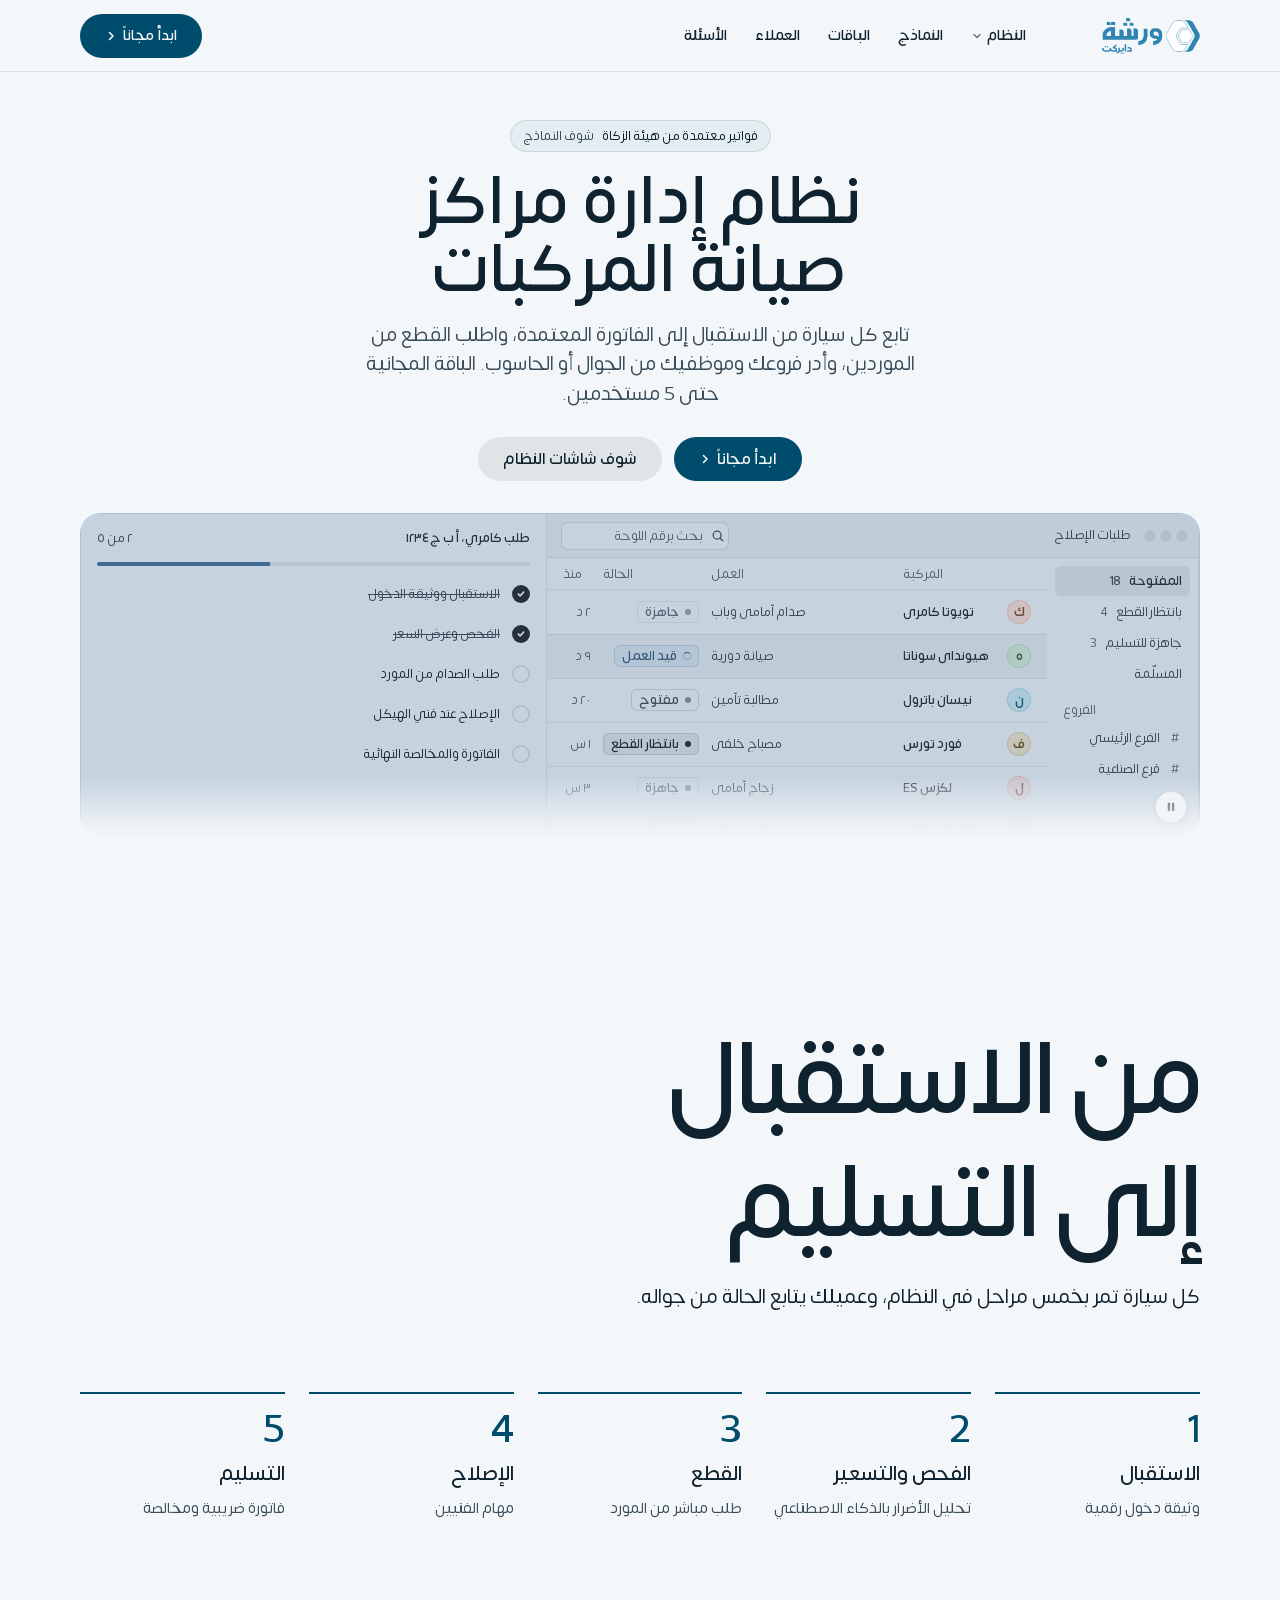
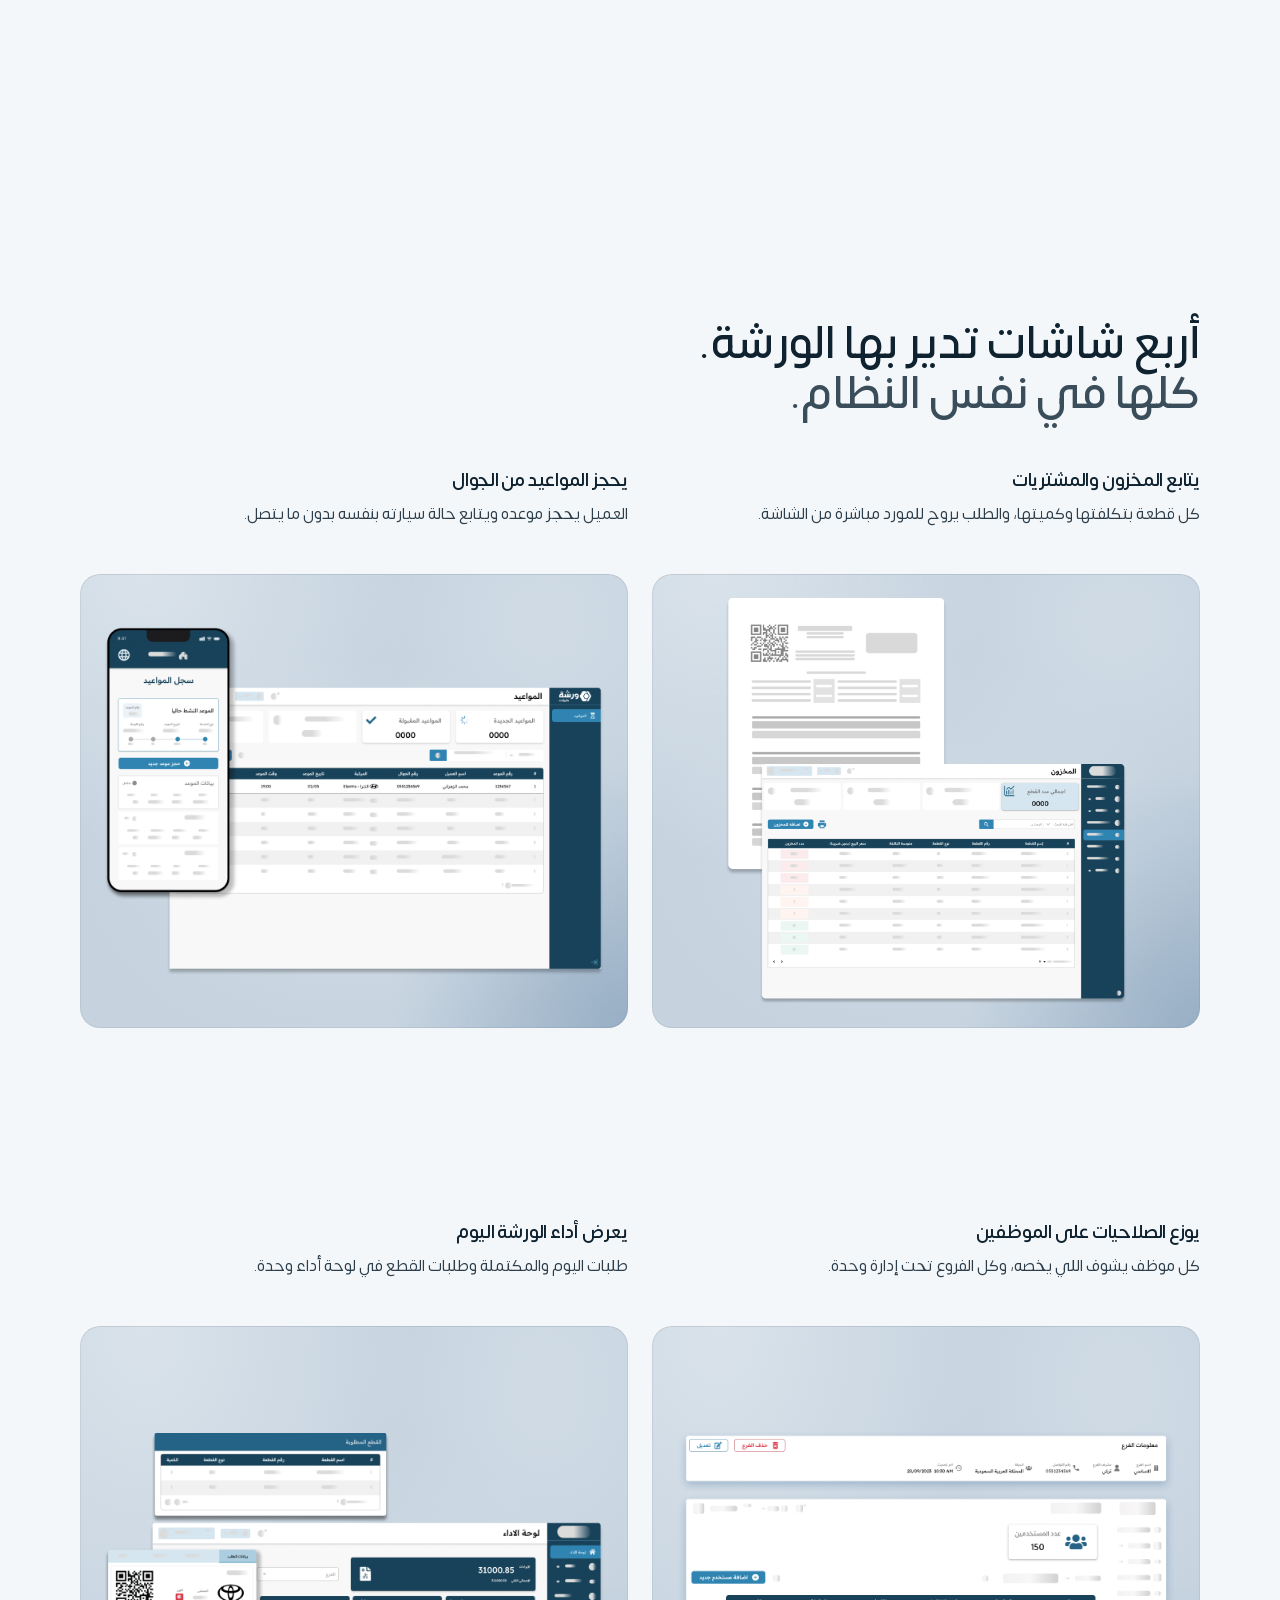
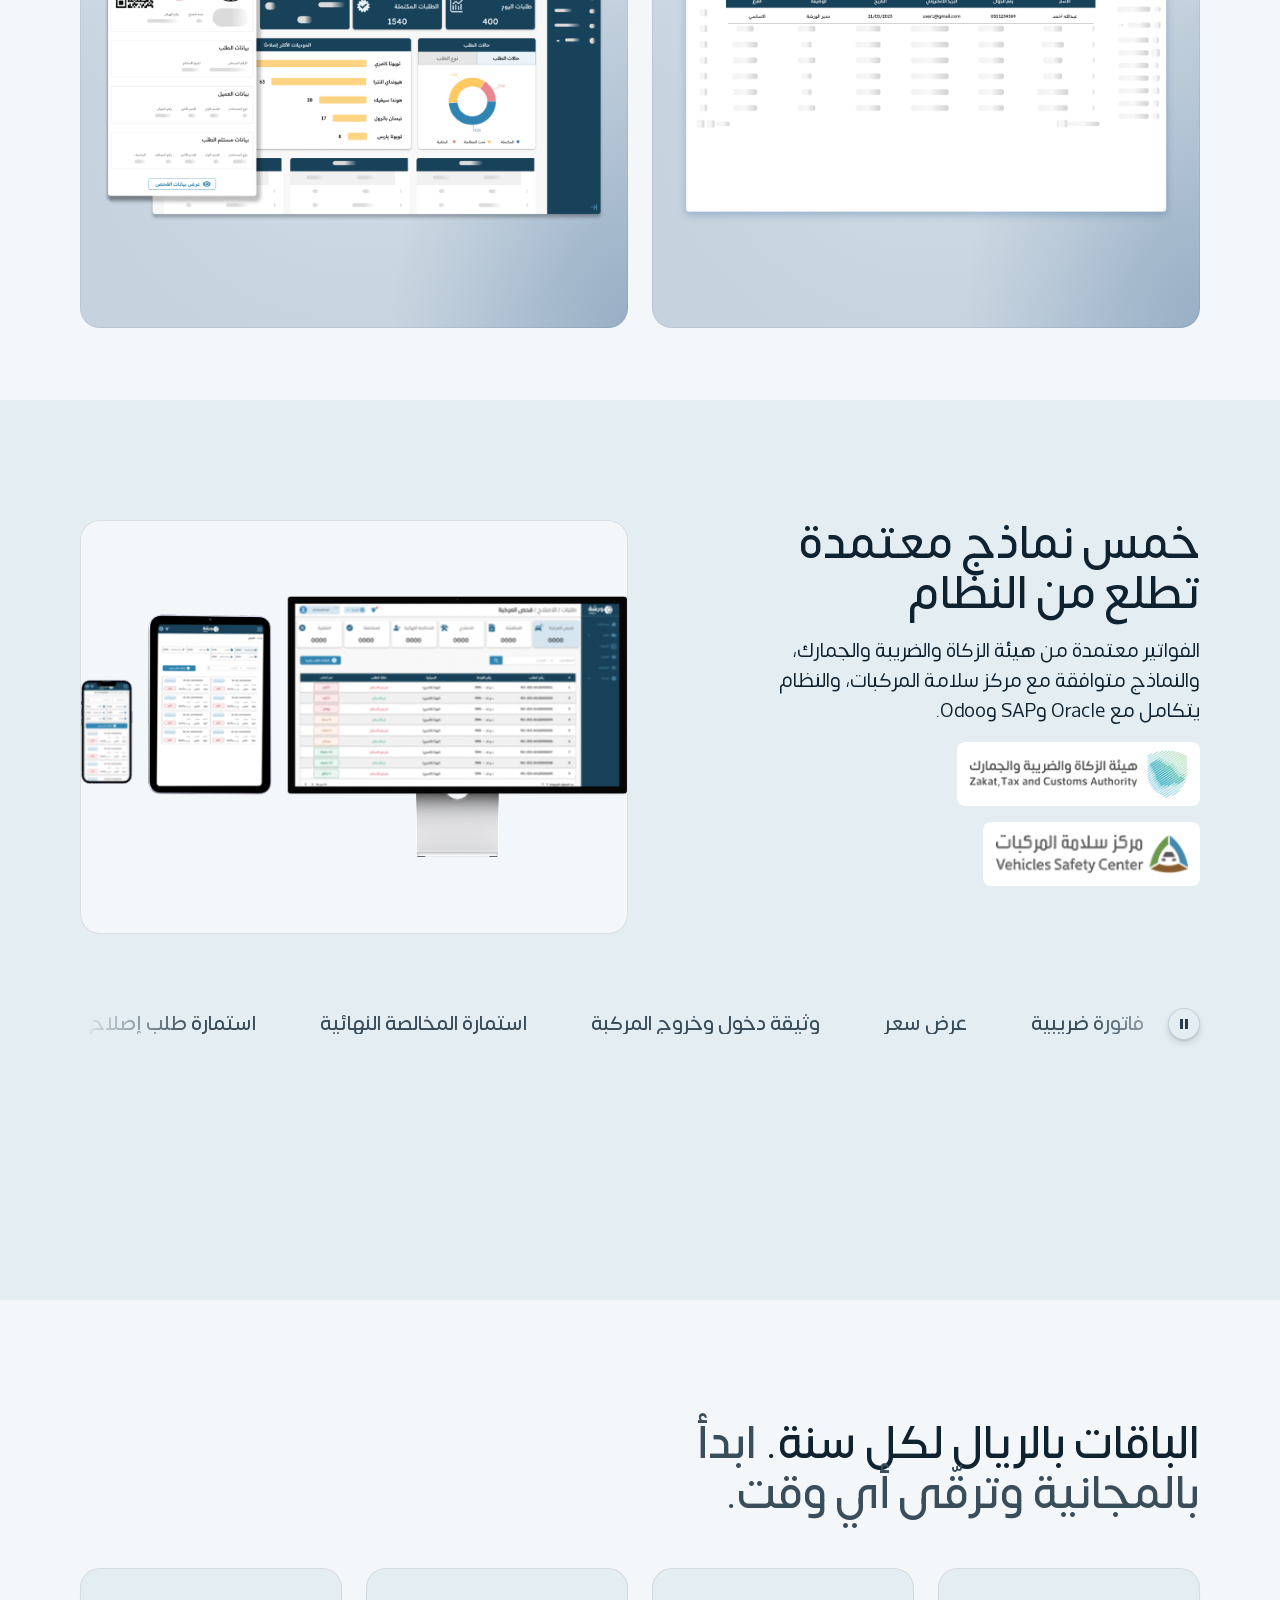
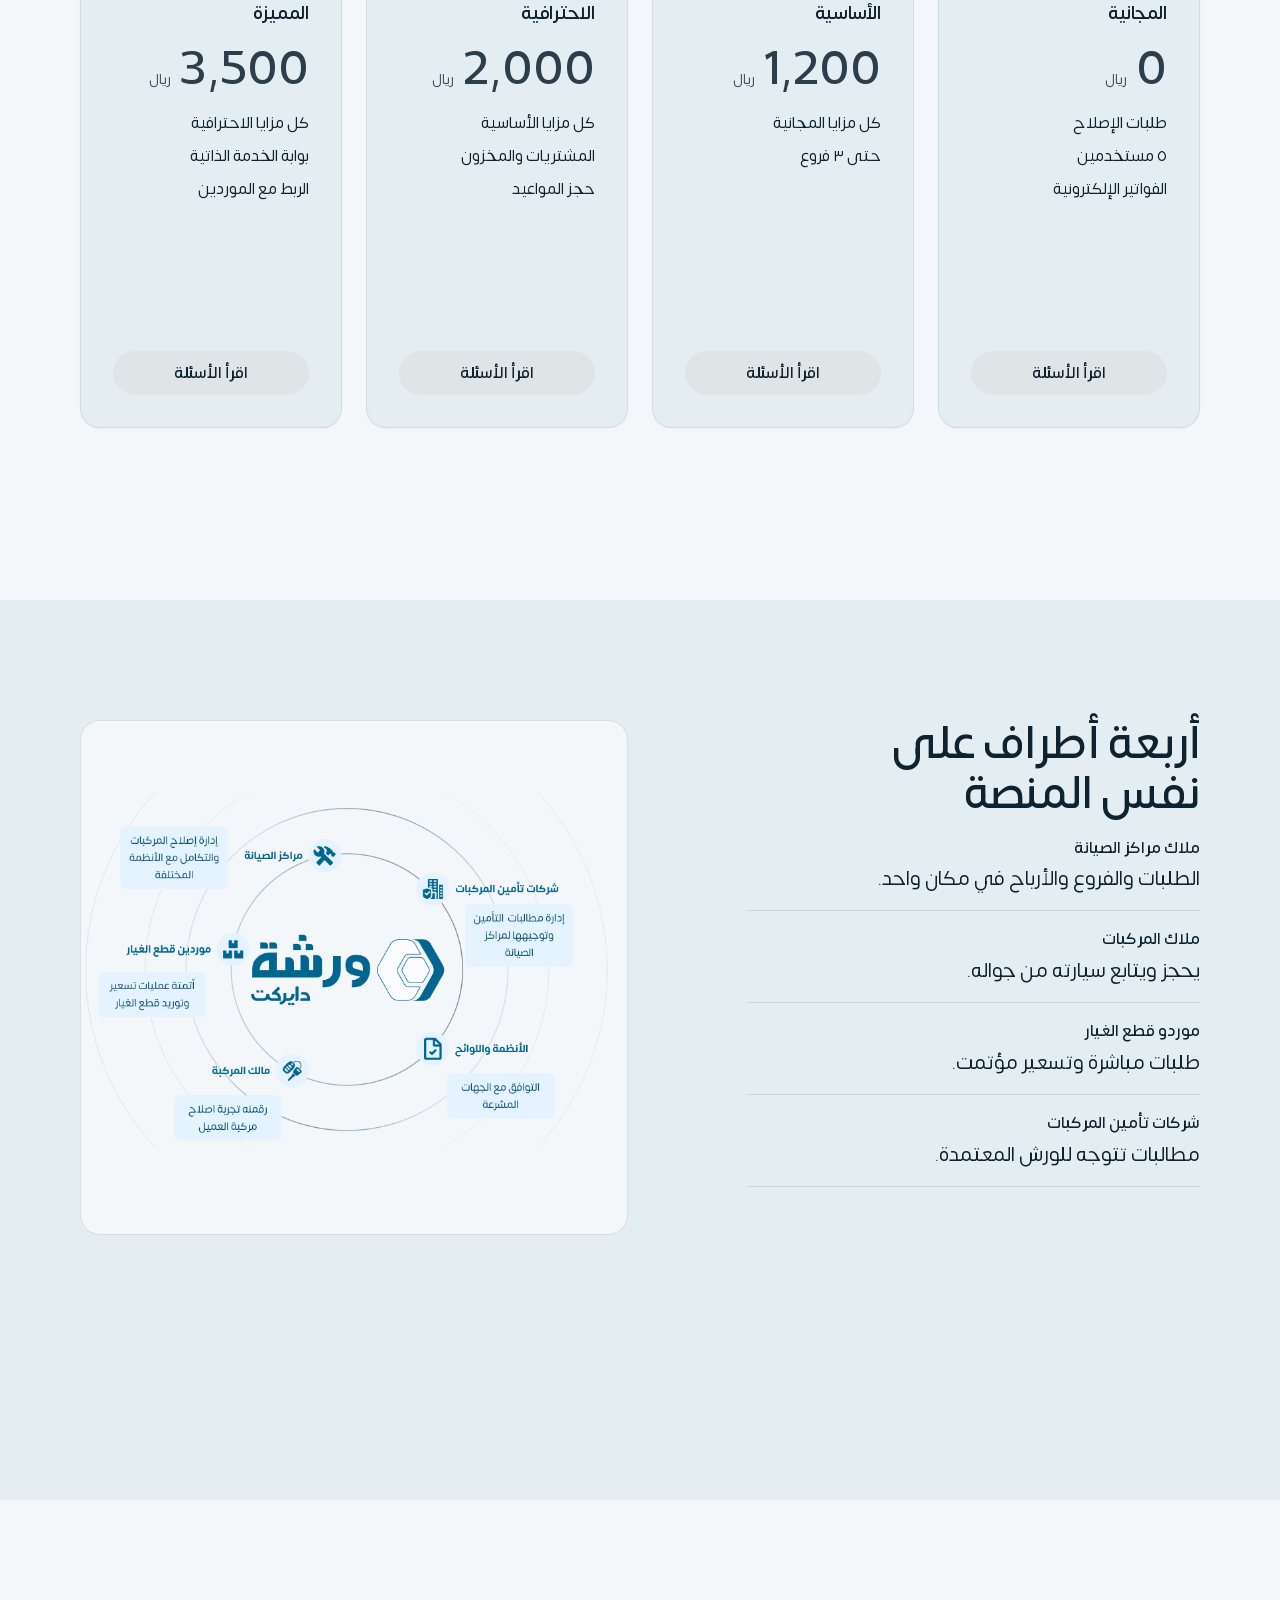
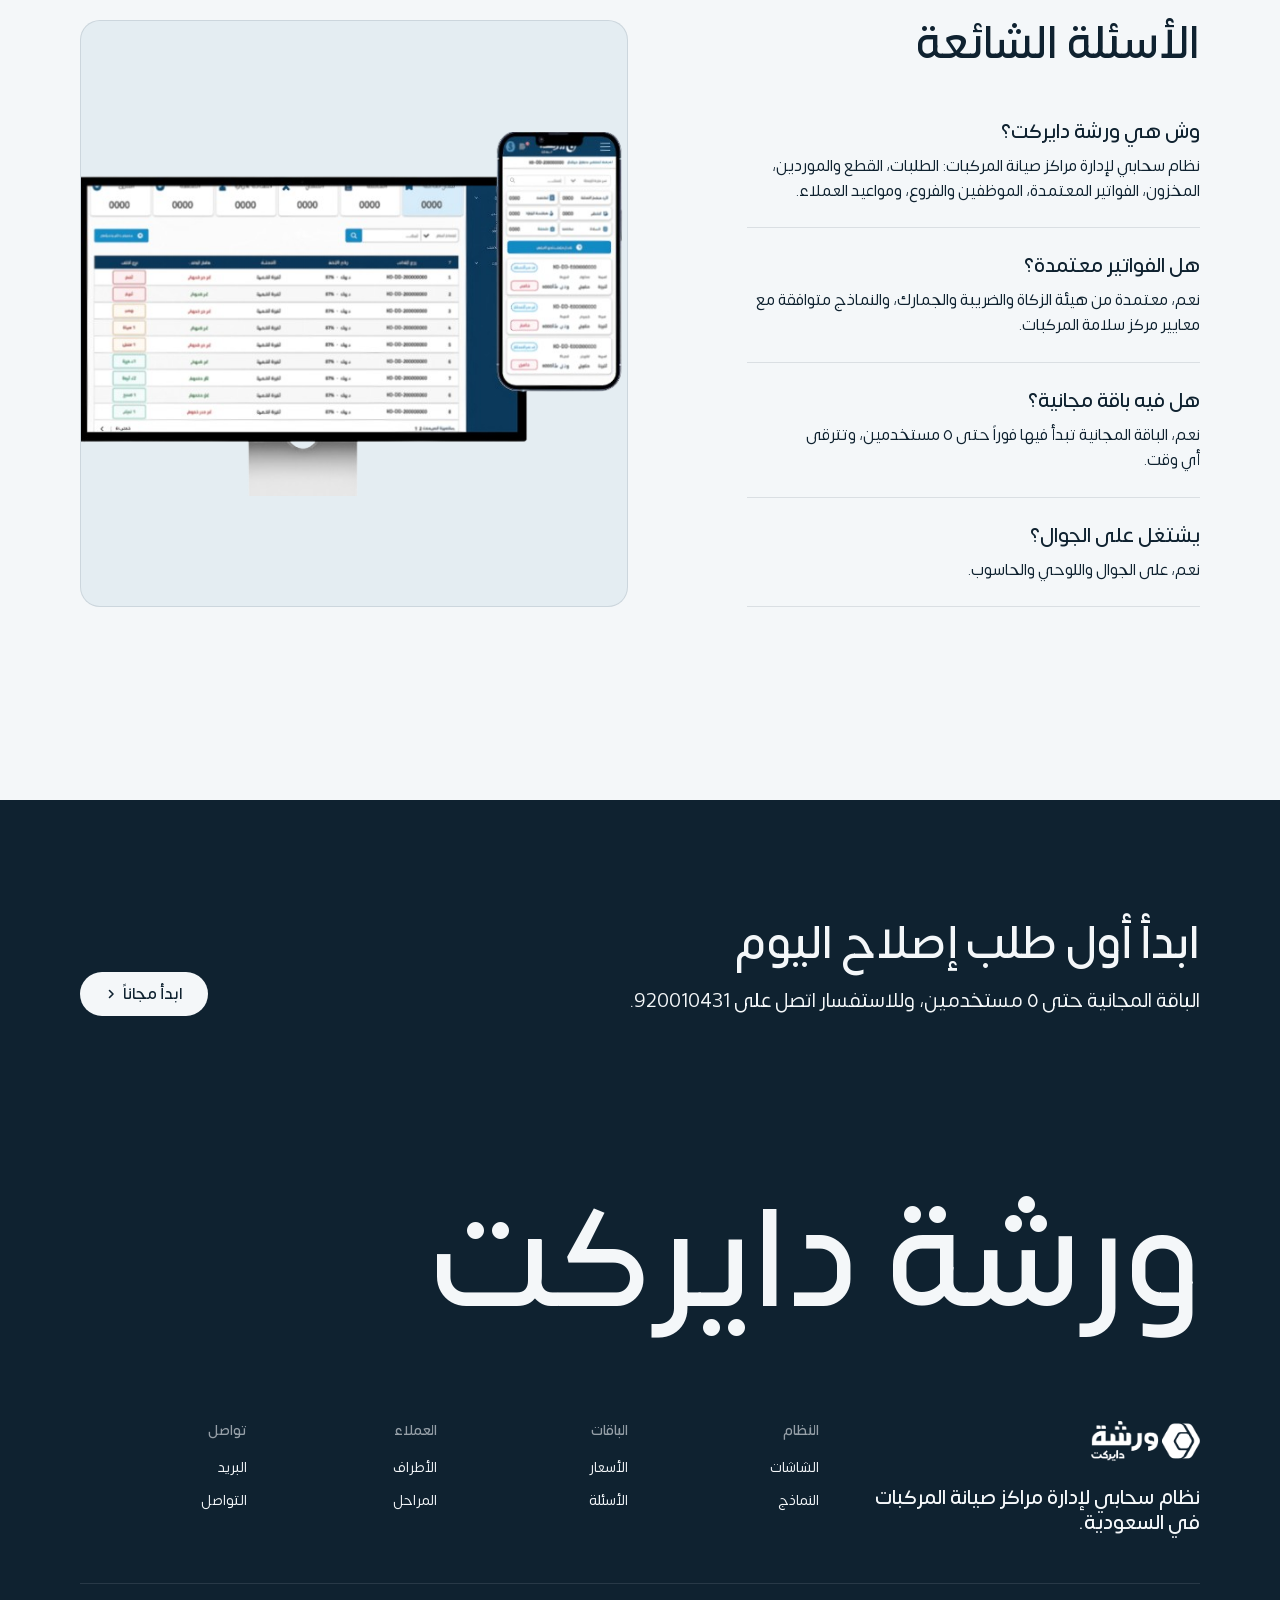
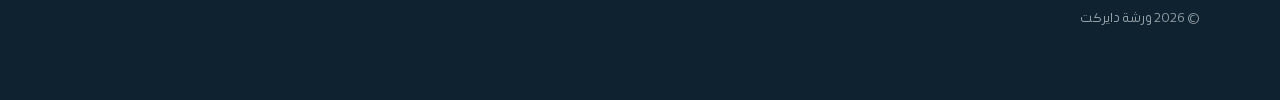
<file: v4/index.html>
<!doctype html>
<html lang="ar" dir="rtl" data-type="software" data-radius="soft" data-ground="sky" data-buttons="pill" data-motion>
<head>
<meta charset="utf-8">
<meta name="viewport" content="width=device-width, initial-scale=1, viewport-fit=cover">
<title>ورشة دايركت: نظام إدارة مراكز صيانة المركبات في السعودية</title>
<meta name="description" content="طلبات الإصلاح والقطع والمخزون والفواتير المعتمدة في نظام سحابي واحد، والباقة المجانية حتى خمسة مستخدمين.">
<meta property="og:type" content="website">
<meta property="og:title" content="ورشة دايركت: نظام إدارة مراكز صيانة المركبات">
<meta property="og:description" content="تابع كل سيارة من الاستقبال إلى الفاتورة المعتمدة.">
<meta property="og:image" content="share.jpg">
<meta name="twitter:card" content="summary_large_image">
<link rel="icon" href="assets/client/cms_4FXvh81M.png" type="image/png">
<meta name="theme-color" content="#f4f7f9">
<!-- <link rel="canonical" href="https://[the client's domain]/"> -->
<meta name="site-kind" content="software">
<meta name="page-type" content="software">
<link rel="preconnect" href="https://fonts.googleapis.com">
<link rel="preconnect" href="https://fonts.gstatic.com" crossorigin>
<link href="https://fonts.googleapis.com/css2?family=Geist:wght@400..700&family=Geist+Mono:wght@400..500&display=swap" rel="stylesheet">
<link rel="stylesheet" href="assets/system.css">
<link rel="stylesheet" href="assets/ui/cards.css">
<link rel="stylesheet" href="assets/motion/motion.css">
<link rel="stylesheet" href="assets/backgrounds/backgrounds.css">
<link rel="stylesheet" href="assets/layout/layout.css">
<link rel="stylesheet" href="assets/icons/icon.css">
<style>
:root {
  --p-bg: #f4f7f9; --p-surface: #e4edf2; --p-ink: #0f2230; --p-muted: #3a4d5a;
  --p-accent: #004c6d; --p-accent-ink: #f4f7f9; --p-action: #004c6d; --p-action-ink: #f4f7f9;
  --p-inv-bg: #0f2230; --p-inv-surface: #1d2f3c; --p-inv-ink: #f4f7f9; --p-inv-muted: #959fa7;
  --p-inv-accent: #f4f7f9; --p-inv-accent-ink: #0f2230; --p-inv-action: #f4f7f9; --p-inv-action-ink: #0f2230;
  --font-display: "Somar", "Geist", system-ui, sans-serif;
  --font-text: "Somar", "Geist", system-ui, sans-serif;
  --font-mono: "Geist Mono", ui-monospace, "SFMono-Regular", Menlo, Consolas, monospace;
  --display-weight: 500;
  --display-tracking: 0;
  --display-tracking-xl: 0;
}
</style>
<link rel="stylesheet" href="assets/ui/base.css">
<link rel="stylesheet" href="assets/ui/window/fragment.css">
<link rel="stylesheet" href="assets/ui/checklist/fragment.css">
<script>document.documentElement.classList.add('m-enter');setTimeout(()=>document.documentElement.classList.add('m-enter-done'),700)</script>
<script src="assets/backgrounds/backgrounds.js"></script>
<script>document.documentElement.classList.add('mo-js');setTimeout(()=>document.documentElement.classList.add('mo-safe'),2500)</script>
<link rel="modulepreload" href="assets/moments/moments.js">
<link rel="modulepreload" href="assets/moments/lib.js">
<link rel="modulepreload" href="assets/moments/marquee-row/moment.js">
<link rel="modulepreload" href="assets/moments/liquid-type/moment.js">
<style>
/* the client's own licensed Arabic face (Somar); Arabic letters join, so no negative tracking */
@font-face { font-family: "Somar"; src: url("fonts/Somar.ttf") format("truetype"); font-weight: 100 900; font-display: swap; }
h1, h2, h3, .t-lead, p, li { letter-spacing: 0; }
.nav__logo img { height: 36px; width: auto; display: block; }
.footer .nav__logo img { height: 40px; }

/* the hero window: the app itself, the order list beside the open order (app-frame recipe) */
.hero__window .app.ui { display: grid; grid-template-columns: minmax(0, 7fr) minmax(0, 5fr); height: 100%; background: var(--u-bg); border: 1px solid var(--u-border); border-radius: var(--u-r); box-shadow: var(--u-shadow); text-align: start; }
.app > .app__pane { position: relative; min-width: 0; min-height: 0; overflow: hidden; }
.app > .app__pane + .app__pane { border-inline-start: 1px solid var(--u-line); }
.app > .app__pane > .ui-panel { width: 100%; border: 0; border-radius: 0; box-shadow: none; }
.app > .app__pane::after { content: ""; position: absolute; inset: auto 0 0 0; height: 64px; background: linear-gradient(transparent, var(--u-bg)); pointer-events: none; }
@media (max-width: 1023px) { .hero__window .app.ui { grid-template-columns: minmax(0, 1fr); } .app > .app__pane--list { display: none; } .app > .app__pane + .app__pane { border-inline-start: 0; } }

#features .panel { --p-h: 300px; }
#features .panel .frame__img { object-fit: contain; padding: var(--s-5); }
@media (max-width: 639px) { #features .panel { --p-h: 200px; } }
#forms .frame__img { object-fit: contain; }
.marks { display: flex; flex-wrap: wrap; gap: var(--s-4); align-items: center; }
.marks img { height: 48px; width: auto; background: #fff; border-radius: var(--r-sm); padding: var(--s-2) var(--s-3); box-sizing: content-box; }
#who .tile .frame__img { object-position: 50% 100%; }
#price .card { min-height: 460px; display: flex; flex-direction: column; gap: var(--s-4); }
#price .card ul { flex: 1; margin: 0; padding: 0; list-style: none; }
#price .plan-price { margin: 0; font: var(--display-weight) 48px/1.1 var(--font-display); font-variant-numeric: tabular-nums; }
.stages { list-style: none; margin: var(--s-8) 0 0; padding: 0; display: grid; grid-template-columns: repeat(5, minmax(0, 1fr)); gap: var(--s-5); }
.stages li { display: flex; flex-direction: column; gap: var(--s-2); padding-top: var(--s-4); border-top: 2px solid var(--p-accent); }
.stages b { font: var(--display-weight) 40px/1 var(--font-display); color: var(--p-accent); }
.stages span { font-size: 20px; font-weight: 500; }
.stages small { font-size: 15px; color: var(--muted); }
@media (max-width: 1023px) { .stages { grid-template-columns: repeat(2, minmax(0, 1fr)); } }
@media (max-width: 639px) { .stages { grid-template-columns: minmax(0, 1fr); gap: var(--s-3); } .stages b { font-size: 28px; } #statement h2 { font-size: 48px !important; } #price .card { min-height: 0; } #price .plan-price { font-size: 26px; } }
.close__word { font-size: clamp(56px, 11vw, 140px); line-height: 1.35; letter-spacing: 0; white-space: normal; max-width: 100%; }
@media (max-width: 639px) { .close__word { font-size: clamp(44px, 15vw, 96px); } }
.ui-win__crumb { line-height: 1.6; }
#who .rows { margin: 0; padding: 0; list-style: none; }
#who .frame__img, #faq .frame__img { object-fit: contain; }
.plan-price small { font-size: var(--t-small); color: var(--muted); font-weight: 400; }
</style>
</head>
<body>
<!-- type: software
     deal: hero centred, nav nav-cards, close close-word, footer footer-dark, rhythm surface-pairs, buttons pill, mark wordmark (the client's logo replaces it), grounds sky
     palette: the client's own colours through start.mjs brand (navy #004C6D, blue ground); type geist dealt, Somar set over it for Arabic
     moments: liquid-type in #statement, marquee-row in #forms -->

<header class="nav">
  <div class="wrap nav__bar">
    <a class="skip-link" href="#top">انتقل إلى المحتوى</a>
    <a class="nav__logo" href="#top" aria-label="ورشة دايركت"><img src="assets/client/cms_4FXvh81M.png" alt="ورشة دايركت" width="169" height="62"></a>
    <nav class="nav__links" aria-label="القائمة الرئيسية">
      <div class="nav__item">
        <a class="nav__link" href="#features">النظام <svg class="chev" viewBox="0 0 12 12" aria-hidden="true"><path d="M3 4.5l3 3 3-3" fill="none" stroke="currentColor" stroke-width="1.5" stroke-linecap="round" stroke-linejoin="round"/></svg></a>
        <div class="nav__menu">
          <div class="wrap grid">
            <a class="menu-card span-4" href="#features">
              <div class="panel"><img class="frame__img" src="assets/client/cms_OBvKPgWP.png" alt="شاشة المخزون" loading="lazy"></div>
              <span class="t-card">المخزون والمشتريات</span>
              <span class="t-small muted">كل قطعة بتكلفتها وكميتها</span>
            </a>
            <a class="menu-card span-4" href="#features">
              <div class="panel"><img class="frame__img" src="assets/client/cms_DKXU7EfT.png" alt="شاشة المواعيد" loading="lazy"></div>
              <span class="t-card">حجز المواعيد</span>
              <span class="t-small muted">العميل يحجز من جواله</span>
            </a>
            <a class="menu-card span-4" href="#forms">
              <div class="panel"><img class="frame__img" src="assets/client/cms_gdkYdS0X.png" alt="النظام على الجوال واللوحي والحاسوب" loading="lazy"></div>
              <span class="t-card">الفواتير المعتمدة</span>
              <span class="t-small muted">متوافقة مع هيئة الزكاة</span>
            </a>
          </div>
        </div>
      </div>
      <div class="nav__item"><a class="nav__link" href="#forms">النماذج</a></div>
      <div class="nav__item"><a class="nav__link" href="#price">الباقات</a></div>
      <div class="nav__item"><a class="nav__link" href="#who">العملاء</a></div>
      <div class="nav__item"><a class="nav__link" href="#faq">الأسئلة</a></div>
    </nav>
    <div class="nav__actions">
      <a class="btn btn--primary" href="#price">ابدأ مجاناً</a>
    </div>
    <button class="nav__toggle" type="button" aria-expanded="false" aria-label="القائمة">
      <svg width="18" height="18" viewBox="0 0 18 18" aria-hidden="true"><path d="M2 5h14M2 13h14" stroke="currentColor" stroke-width="1.6" stroke-linecap="round"/></svg>
    </button>
  </div>
</header>

<main id="top">
  <section class="hero hero--centred" data-enter aria-labelledby="hero-h">
    <div class="wrap"><div class="hero-text">
      <div class="hero__c">
        <a class="pill" href="#forms"><span>فواتير معتمدة من هيئة الزكاة</span><span class="muted">شوف النماذج</span></a>
        <h1 id="hero-h">نظام إدارة مراكز صيانة المركبات</h1>
        <p class="hero__lead">تابع كل سيارة من الاستقبال إلى الفاتورة المعتمدة، واطلب القطع من الموردين، وأدر فروعك وموظفيك من الجوال أو الحاسوب. الباقة المجانية حتى 5 مستخدمين.</p>
        <div class="btn-row"><a class="btn btn--primary" href="#price">ابدأ مجاناً</a><a class="btn btn--secondary" href="#features">شوف شاشات النظام</a></div>
      </div>
      <div class="hero__window" role="img" aria-label="قائمة طلبات الإصلاح في ورشة دايركت، وطلب كامري مفتوح عند مرحلة القطع">
        <div class="ui app" data-ui-pause-host aria-hidden="true">
          <div class="app__pane app__pane--list">
            <div class="ui ui-panel ui-win" data-ui="window" data-open="مفتوح" data-work="قيد العمل" data-done="جاهزة">
              <div class="ui-win__bar">
                <span class="ui-dots" aria-hidden="true"><i></i><i></i><i></i></span>
                <span class="ui-win__crumb">طلبات الإصلاح</span>
                <span class="ui-spacer"></span>
                <span class="ui-win__search" aria-hidden="true"><svg class="ui-icon" viewBox="0 0 16 16"><circle cx="7" cy="7" r="4.5"/><path d="m10.5 10.5 3 3"/></svg><span class="ui-win__ph">بحث برقم اللوحة</span></span>
              </div>
              <div class="ui-win__body">
                <nav class="ui-win__side" aria-hidden="true">
                  <span class="ui-win__nav is-on">المفتوحة<em>18</em></span>
                  <span class="ui-win__nav">بانتظار القطع<em>4</em></span>
                  <span class="ui-win__nav">جاهزة للتسليم<em>3</em></span>
                  <span class="ui-win__nav">المسلّمة</span>
                  <span class="ui-win__label">الفروع</span>
                  <span class="ui-win__nav"><span class="ui-win__hash">#</span>الفرع الرئيسي</span>
                  <span class="ui-win__nav"><span class="ui-win__hash">#</span>فرع الصناعية</span>
                </nav>
                <div class="ui-win__main">
                  <div class="ui-win__cols" aria-hidden="true"><span>المركبة</span><span>العمل</span><span>الحالة</span><span>منذ</span></div>
                  <ul class="ui-win__rows">
                    <li class="ui-win__row" data-row><span class="ui-avatar" data-tone="1">ك</span><span class="ui-win__who">تويوتا كامري</span><span class="ui-win__sub">صدام أمامي وباب</span><span class="ui-win__st" data-st>مفتوح</span><span class="ui-win__age">٢ د</span></li>
                    <li class="ui-win__row" data-row><span class="ui-avatar" data-tone="3">ه</span><span class="ui-win__who">هيونداي سوناتا</span><span class="ui-win__sub">صيانة دورية</span><span class="ui-win__st" data-st>مفتوح</span><span class="ui-win__age">٩ د</span></li>
                    <li class="ui-win__row" data-row><span class="ui-avatar" data-tone="4">ن</span><span class="ui-win__who">نيسان باترول</span><span class="ui-win__sub">مطالبة تأمين</span><span class="ui-win__st" data-st>مفتوح</span><span class="ui-win__age">٢٠ د</span></li>
                    <li class="ui-win__row" data-row><span class="ui-avatar" data-tone="2">ف</span><span class="ui-win__who">فورد تورس</span><span class="ui-win__sub">مصباح خلفي</span><span class="ui-win__st is-you" data-st>بانتظار القطع</span><span class="ui-win__age">١ س</span></li>
                    <li class="ui-win__row" data-row><span class="ui-avatar" data-tone="5">ل</span><span class="ui-win__who">لكزس ES</span><span class="ui-win__sub">زجاج أمامي</span><span class="ui-win__st is-done" data-st>جاهزة</span><span class="ui-win__age">٣ س</span></li>
                    <li class="ui-win__row" data-row><span class="ui-avatar" data-tone="3">ش</span><span class="ui-win__who">شفروليه تاهو</span><span class="ui-win__sub">سمكرة ودهان</span><span class="ui-win__st is-done" data-st>جاهزة</span><span class="ui-win__age">٥ س</span></li>
                  </ul>
                </div>
              </div>
            </div>
          </div>
          <div class="app__pane app__pane--open" data-ui-loop>
            <div class="ui ui-panel ui-checks" data-ui="checklist">
              <div class="ui-checks__head">
                <div class="ui-title">طلب كامري، أ ب ج ١٢٣٤</div>
                <span class="ui-spacer"></span>
                <div class="ui-meta" data-checks-count>٢ من ٥</div>
              </div>
              <div class="ui-checks__bar"><i data-checks-bar style="--k:0.4"></i></div>
              <ul class="ui-checks__list">
                <li class="ui-check is-done"><span class="ui-check__box"><svg viewBox="0 0 16 16"><path d="m4.5 8.2 2.3 2.3 4.7-5"/></svg></span><span class="ui-check__label">الاستقبال ووثيقة الدخول</span></li>
                <li class="ui-check is-done"><span class="ui-check__box"><svg viewBox="0 0 16 16"><path d="m4.5 8.2 2.3 2.3 4.7-5"/></svg></span><span class="ui-check__label">الفحص وعرض السعر</span></li>
                <li class="ui-check"><span class="ui-check__box"><svg viewBox="0 0 16 16"><path d="m4.5 8.2 2.3 2.3 4.7-5"/></svg></span><span class="ui-check__label">طلب الصدام من المورد</span></li>
                <li class="ui-check"><span class="ui-check__box"><svg viewBox="0 0 16 16"><path d="m4.5 8.2 2.3 2.3 4.7-5"/></svg></span><span class="ui-check__label">الإصلاح عند فني الهيكل</span></li>
                <li class="ui-check"><span class="ui-check__box"><svg viewBox="0 0 16 16"><path d="m4.5 8.2 2.3 2.3 4.7-5"/></svg></span><span class="ui-check__label">الفاتورة والمخالصة النهائية</span></li>
              </ul>
            </div>
          </div>
        </div>
      </div>
    </div></div>
  </section>

  <section class="section" id="statement" aria-labelledby="statement-h">
    <div class="wrap">
      <div data-moment="liquid-type" class="section-head" style="max-width:none">
        <h2 id="statement-h" class="mo-lt__type" style="font-size:clamp(64px,8vw,120px);line-height:1.2">من الاستقبال إلى التسليم</h2>
        <p class="t-lead">كل سيارة تمر بخمس مراحل في النظام، وعميلك يتابع الحالة من جواله.</p>
        <ol class="stages">
          <li><b>1</b><span>الاستقبال</span><small>وثيقة دخول رقمية</small></li>
          <li><b>2</b><span>الفحص والتسعير</span><small>تحليل الأضرار بالذكاء الاصطناعي</small></li>
          <li><b>3</b><span>القطع</span><small>طلب مباشر من المورد</small></li>
          <li><b>4</b><span>الإصلاح</span><small>مهام الفنيين</small></li>
          <li><b>5</b><span>التسليم</span><small>فاتورة ضريبية ومخالصة</small></li>
        </ol>
      </div>
    </div>
  </section>

  <section class="section g2" id="features" aria-labelledby="features-h">
    <div class="wrap">
      <div class="group">
        <div class="section-head">
          <h2 id="features-h">أربع شاشات تدير بها الورشة. <span class="muted">كلها في نفس النظام.</span></h2>
        </div>
        <div class="grid">
          <article class="card card--row card--open span-6">
            <h3>يتابع المخزون والمشتريات</h3>
            <p>كل قطعة بتكلفتها وكميتها، والطلب يروح للمورد مباشرة من الشاشة.</p>
            <div class="panel"><img class="frame__img" src="assets/client/cms_OBvKPgWP.png" alt="شاشة المخزون في ورشة دايركت" loading="lazy"></div>
          </article>
          <article class="card card--row card--open span-6">
            <h3>يحجز المواعيد من الجوال</h3>
            <p>العميل يحجز موعده ويتابع حالة سيارته بنفسه بدون ما يتصل.</p>
            <div class="panel"><img class="frame__img" src="assets/client/cms_DKXU7EfT.png" alt="سجل المواعيد على الحاسوب والجوال" loading="lazy"></div>
          </article>
        </div>
      </div>
      <div class="grid">
        <article class="card card--row card--open span-6">
          <h3>يوزع الصلاحيات على الموظفين</h3>
          <p>كل موظف يشوف اللي يخصه، وكل الفروع تحت إدارة وحدة.</p>
          <div class="panel"><img class="frame__img" src="assets/client/cms_RMWR3lqF.png" alt="شاشة الموظفين ومعلومات الفرع" loading="lazy"></div>
        </article>
        <article class="card card--row card--open span-6">
          <h3>يعرض أداء الورشة اليوم</h3>
          <p>طلبات اليوم والمكتملة وطلبات القطع في لوحة أداء وحدة.</p>
          <div class="panel"><img class="frame__img" src="assets/client/cms_izVBRQiu.png" alt="لوحة الأداء وطلبات الإصلاح" loading="lazy"></div>
        </article>
      </div>
    </div>
  </section>

  <section class="section ground-surface" id="forms" aria-labelledby="forms-h">
    <div class="wrap">
      <div class="grid">
        <div class="section-head span-5">
          <h2 id="forms-h">خمس نماذج معتمدة تطلع من النظام</h2>
          <p>الفواتير معتمدة من هيئة الزكاة والضريبة والجمارك، والنماذج متوافقة مع مركز سلامة المركبات، والنظام يتكامل مع <bdi>Oracle</bdi> و<bdi>SAP</bdi> و<bdi>Odoo</bdi>.</p>
          <div class="marks">
            <img src="assets/client/zakat.png" alt="هيئة الزكاة والضريبة والجمارك" width="228" height="50">
            <img src="assets/client/VSC.png" alt="مركز سلامة المركبات" width="201" height="50">
          </div>
        </div>
        <div class="frame span-6 start-7" style="--ratio:56%"><img class="frame__img" src="assets/client/cms_gdkYdS0X.png" alt="ورشة دايركت على الجوال واللوحي والحاسوب" loading="lazy"></div>
      </div>
      <div data-moment="marquee-row" data-moment-opts='{"speed": 36}' style="margin-top:var(--s-8)">
        <ul class="mo-mq__track"><li>فاتورة ضريبية</li><li>عرض سعر</li><li>وثيقة دخول وخروج المركبة</li><li>استمارة المخالصة النهائية</li><li>استمارة طلب إصلاح</li><li>Oracle</li><li>SAP</li><li>Odoo</li></ul>
      </div>
    </div>
  </section>

  <section class="section" id="price" style="--hm: 2" aria-labelledby="price-h">
    <div class="wrap">
      <div class="section-head">
        <h2 id="price-h">الباقات بالريال لكل سنة. <span class="muted">ابدأ بالمجانية وترقّى أي وقت.</span></h2>
      </div>
      <div class="grid">
        <article class="card span-3"><h3>المجانية</h3><p class="plan-price">0 <small>ريال</small></p><ul class="stack-2"><li>طلبات الإصلاح</li><li>٥ مستخدمين</li><li>الفواتير الإلكترونية</li></ul><a class="btn btn--secondary" href="#faq">اقرأ الأسئلة</a></article>
        <article class="card span-3"><h3>الأساسية</h3><p class="plan-price">1,200 <small>ريال</small></p><ul class="stack-2"><li>كل مزايا المجانية</li><li>حتى ٣ فروع</li></ul><a class="btn btn--secondary" href="#faq">اقرأ الأسئلة</a></article>
        <article class="card span-3"><h3>الاحترافية</h3><p class="plan-price">2,000 <small>ريال</small></p><ul class="stack-2"><li>كل مزايا الأساسية</li><li>المشتريات والمخزون</li><li>حجز المواعيد</li></ul><a class="btn btn--secondary" href="#faq">اقرأ الأسئلة</a></article>
        <article class="card span-3"><h3>المميزة</h3><p class="plan-price">3,500 <small>ريال</small></p><ul class="stack-2"><li>كل مزايا الاحترافية</li><li>بوابة الخدمة الذاتية</li><li>الربط مع الموردين</li></ul><a class="btn btn--secondary" href="#faq">اقرأ الأسئلة</a></article>
      </div>
    </div>
  </section>

  <section class="section ground-surface" id="who" aria-labelledby="who-h">
    <div class="wrap">
      <div class="grid">
        <div class="section-head span-5">
          <h2 id="who-h">أربعة أطراف على نفس المنصة</h2>
          <ul class="rows">
            <li><span class="rows__name">ملاك مراكز الصيانة</span><p>الطلبات والفروع والأرباح في مكان واحد.</p></li>
            <li><span class="rows__name">ملاك المركبات</span><p>يحجز ويتابع سيارته من جواله.</p></li>
            <li><span class="rows__name">موردو قطع الغيار</span><p>طلبات مباشرة وتسعير مؤتمت.</p></li>
            <li><span class="rows__name">شركات تأمين المركبات</span><p>مطالبات تتوجه للورش المعتمدة.</p></li>
          </ul>
        </div>
        <div class="frame span-6 start-7" style="--ratio:68%"><img class="frame__img" src="assets/client/cms_cbZ5HZRc.png" alt="ورشة دايركت في الوسط، وحولها مراكز الصيانة وملاك المركبات والموردون وشركات التأمين والأنظمة واللوائح" loading="lazy"></div>
      </div>
    </div>
  </section>

  <section class="section" id="faq" aria-labelledby="faq-h">
    <div class="wrap">
      <div class="grid">
      <div class="span-5">
      <div class="section-head"><h2 id="faq-h">الأسئلة الشائعة</h2></div>
      <div class="faq">
        <div class="faq__item"><h3>وش هي ورشة دايركت؟</h3><p>نظام سحابي لإدارة مراكز صيانة المركبات: الطلبات، القطع والموردين، المخزون، الفواتير المعتمدة، الموظفين والفروع، ومواعيد العملاء.</p></div>
        <div class="faq__item"><h3>هل الفواتير معتمدة؟</h3><p>نعم، معتمدة من هيئة الزكاة والضريبة والجمارك، والنماذج متوافقة مع معايير مركز سلامة المركبات.</p></div>
        <div class="faq__item"><h3>هل فيه باقة مجانية؟</h3><p>نعم، الباقة المجانية تبدأ فيها فوراً حتى ٥ مستخدمين، وتترقى أي وقت.</p></div>
        <div class="faq__item"><h3>يشتغل على الجوال؟</h3><p>نعم، على الجوال واللوحي والحاسوب.</p></div>
      </div>
      </div>
      <div class="frame span-6 start-7" style="--ratio:67%"><img class="frame__img" src="assets/client/cms_yp36in8o.png" alt="لوحة ورشة دايركت على الحاسوب والجوال" loading="lazy"></div>
      </div>
    </div>
  </section>
</main>

<footer class="footer closing footer--dark ground-inverse" id="contact" aria-labelledby="close-h">
  <div class="wrap">
    <div class="closing__cta close--word">
      <div class="section-head--split">
        <div><h2 id="close-h">ابدأ أول طلب إصلاح اليوم</h2><p class="t-lead">الباقة المجانية حتى ٥ مستخدمين، وللاستفسار اتصل على 920010431.</p></div>
        <a class="btn btn--primary" href="#price">ابدأ مجاناً<svg class="m-arrow" viewBox="0 0 12 12" aria-hidden="true"><path class="m-arrow__stem" d="M1 6h8"/><path class="m-arrow__head" d="M4.5 2.5 8 6l-3.5 3.5"/></svg></a>
      </div>
      <p class="close__word" aria-hidden="true">ورشة دايركت</p>
    </div>
    <div class="closing__links">
      <div class="grid">
        <div class="span-4 stack-4">
          <a class="nav__logo" href="#top" aria-label="ورشة دايركت"><img src="assets/client/direct-logo-white.png" alt="ورشة دايركت" width="276" height="101"></a>
          <p class="footer__lede">نظام سحابي لإدارة مراكز صيانة المركبات في السعودية.</p>
        </div>
        <div class="span-2 footer__col"><h3>النظام</h3><ul><li><a href="#features">الشاشات</a></li><li><a href="#forms">النماذج</a></li></ul></div>
        <div class="span-2 footer__col"><h3>الباقات</h3><ul><li><a href="#price">الأسعار</a></li><li><a href="#faq">الأسئلة</a></li></ul></div>
        <div class="span-2 footer__col"><h3>العملاء</h3><ul><li><a href="#who">الأطراف</a></li><li><a href="#statement">المراحل</a></li></ul></div>
        <div class="span-2 footer__col"><h3>تواصل</h3><ul><li><a href="mailto:support@warshadirect.com">البريد</a></li><li><a href="#contact">التواصل</a></li></ul></div>
      </div>
      <div class="footer__legal">
        <span>&copy; 2026 ورشة دايركت</span>
        <div class="socials"></div>
      </div>
    </div>
  </div>
</footer>

<nav class="actionbar" aria-label="إجراءات سريعة">
  <a class="btn btn--primary" href="#price">ابدأ مجاناً</a>
</nav>

<script type="module" src="assets/system.js"></script>
<script type="module" src="assets/motion/motion.js"></script>
<script type="module" src="assets/layout/layout.js"></script>
</body>
</html>
</file>
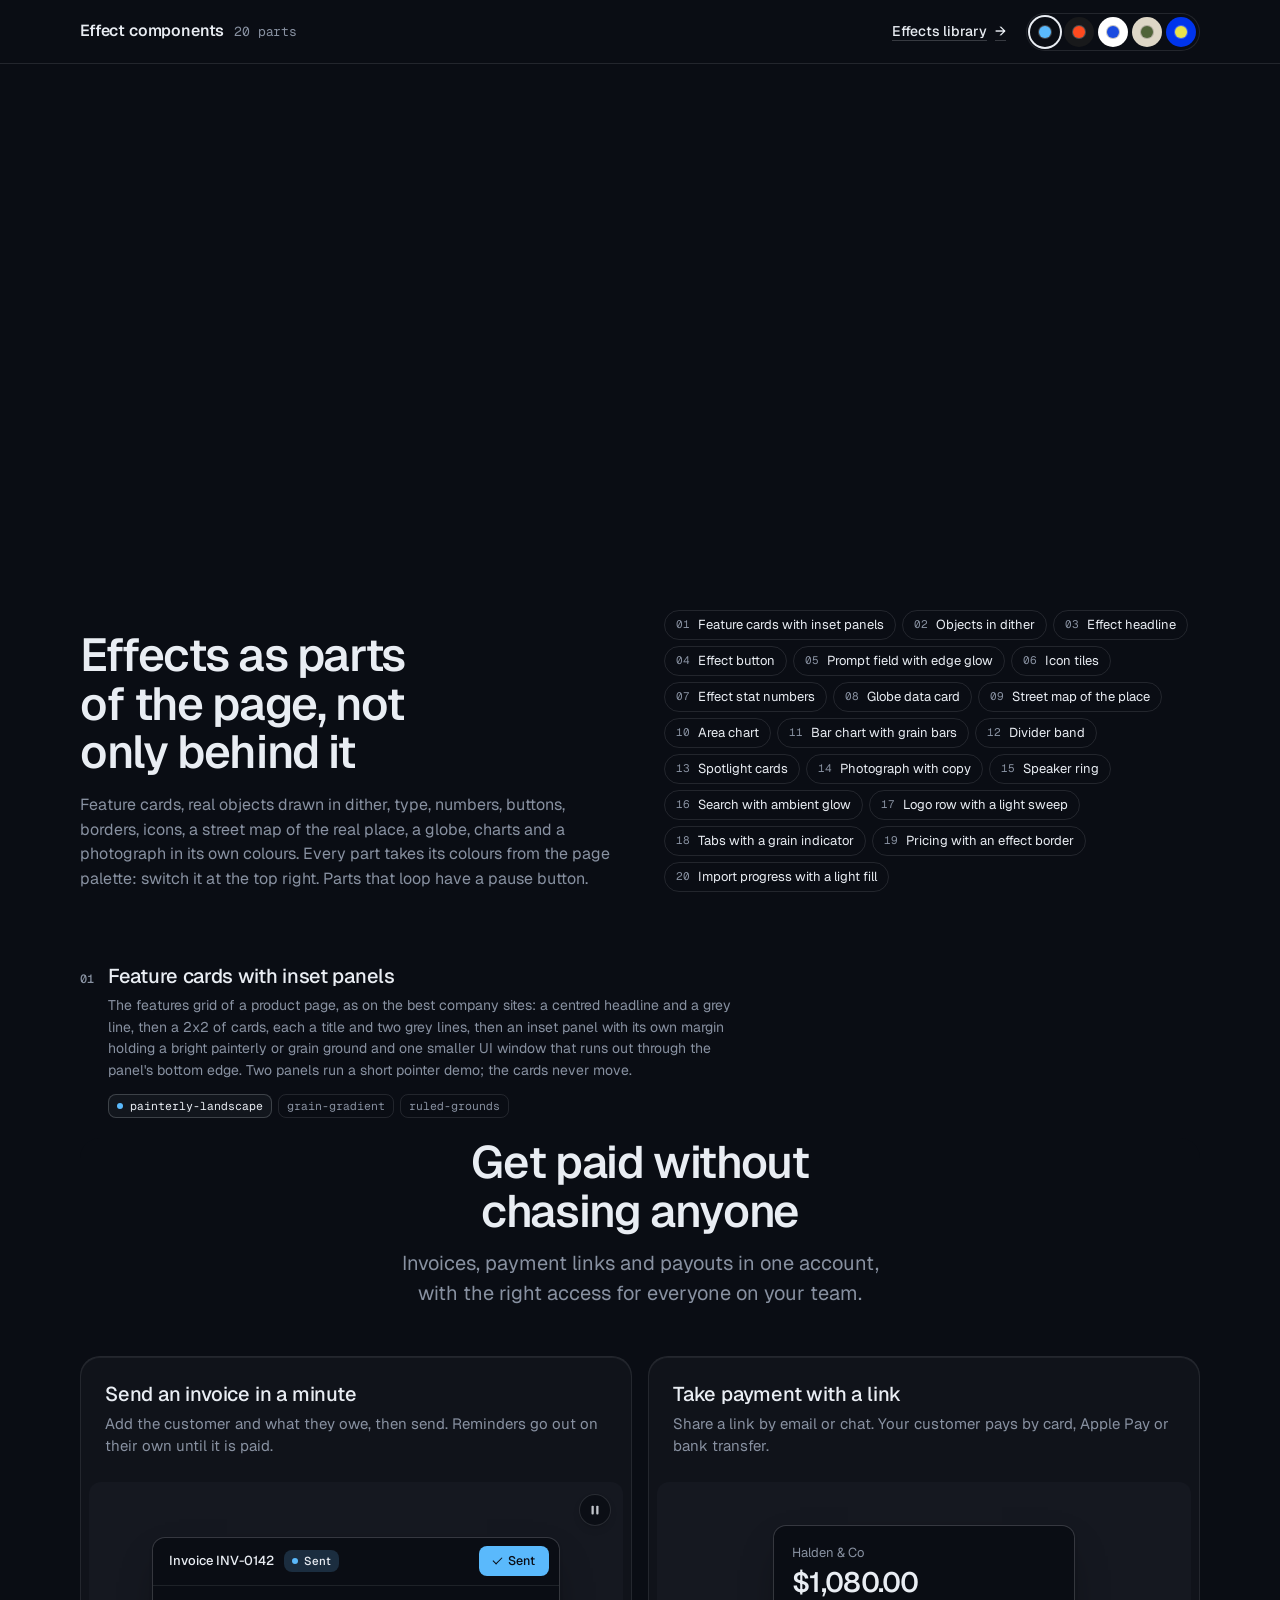
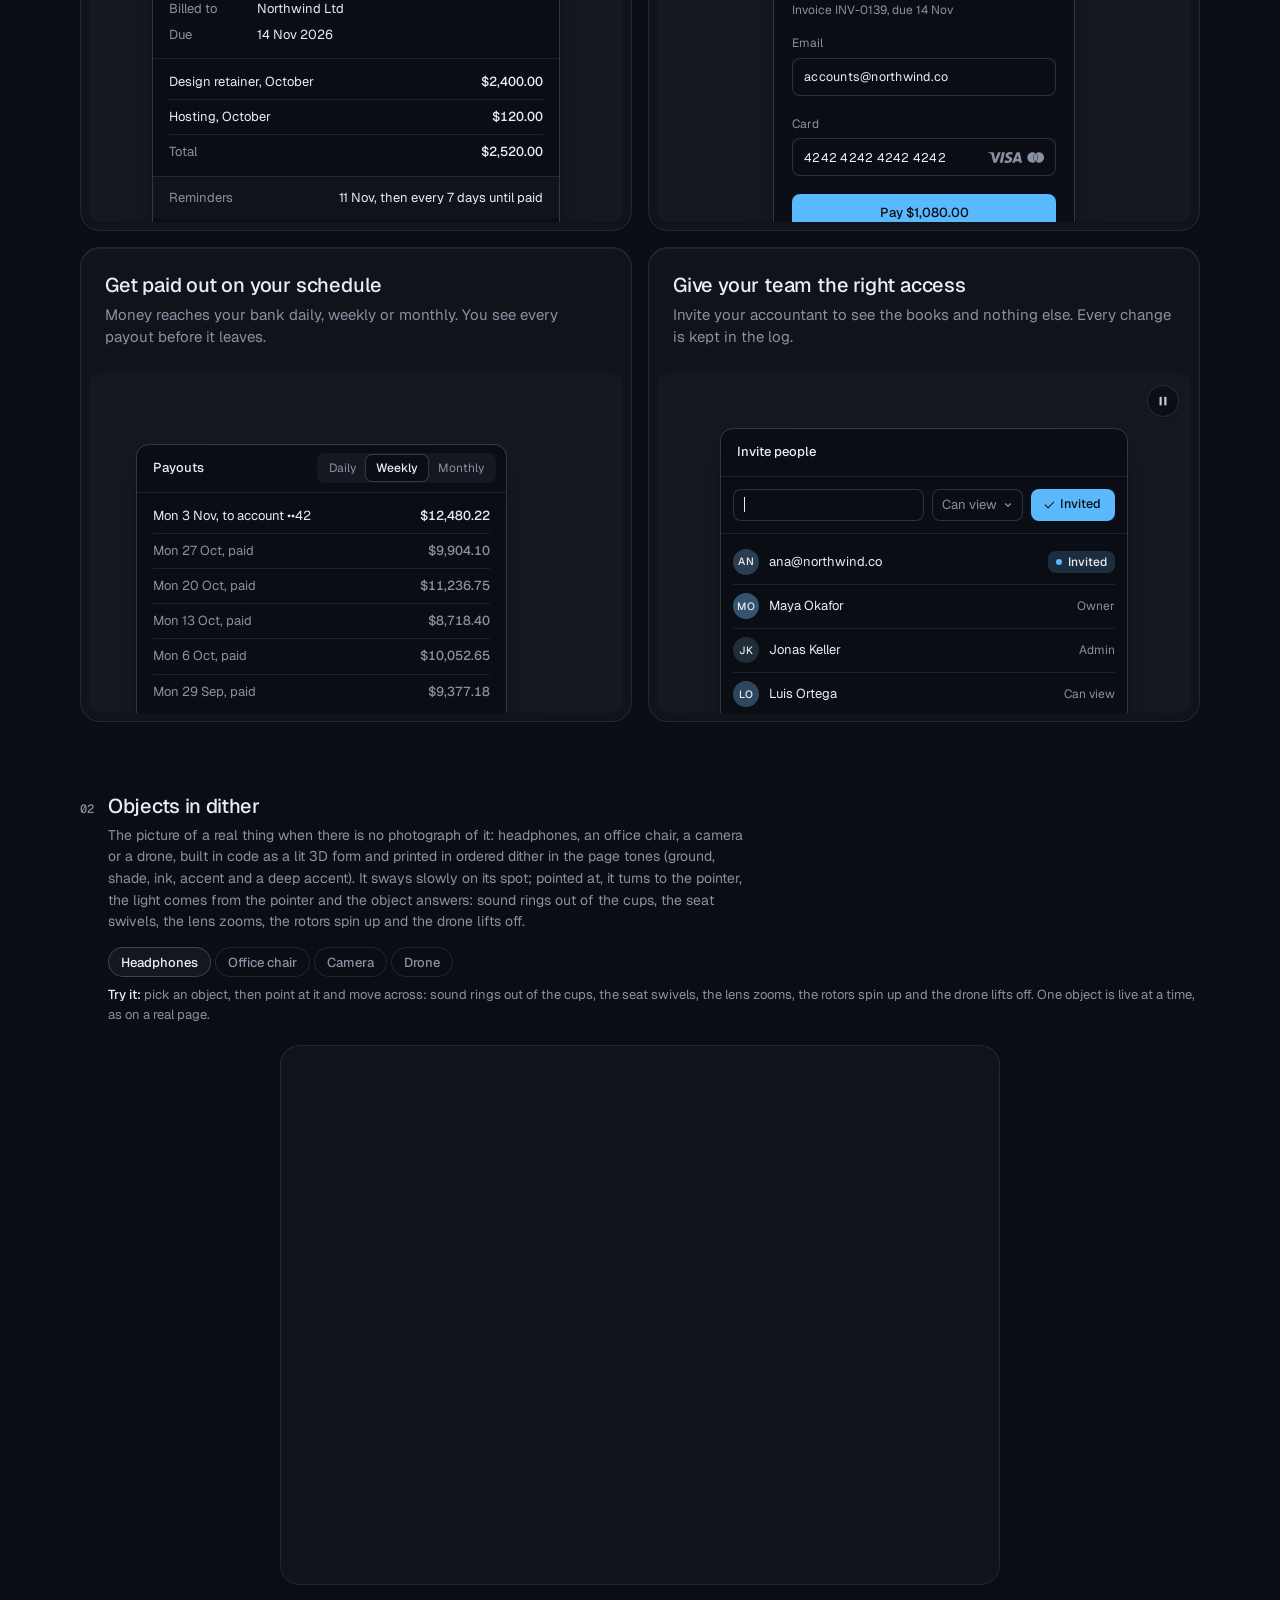
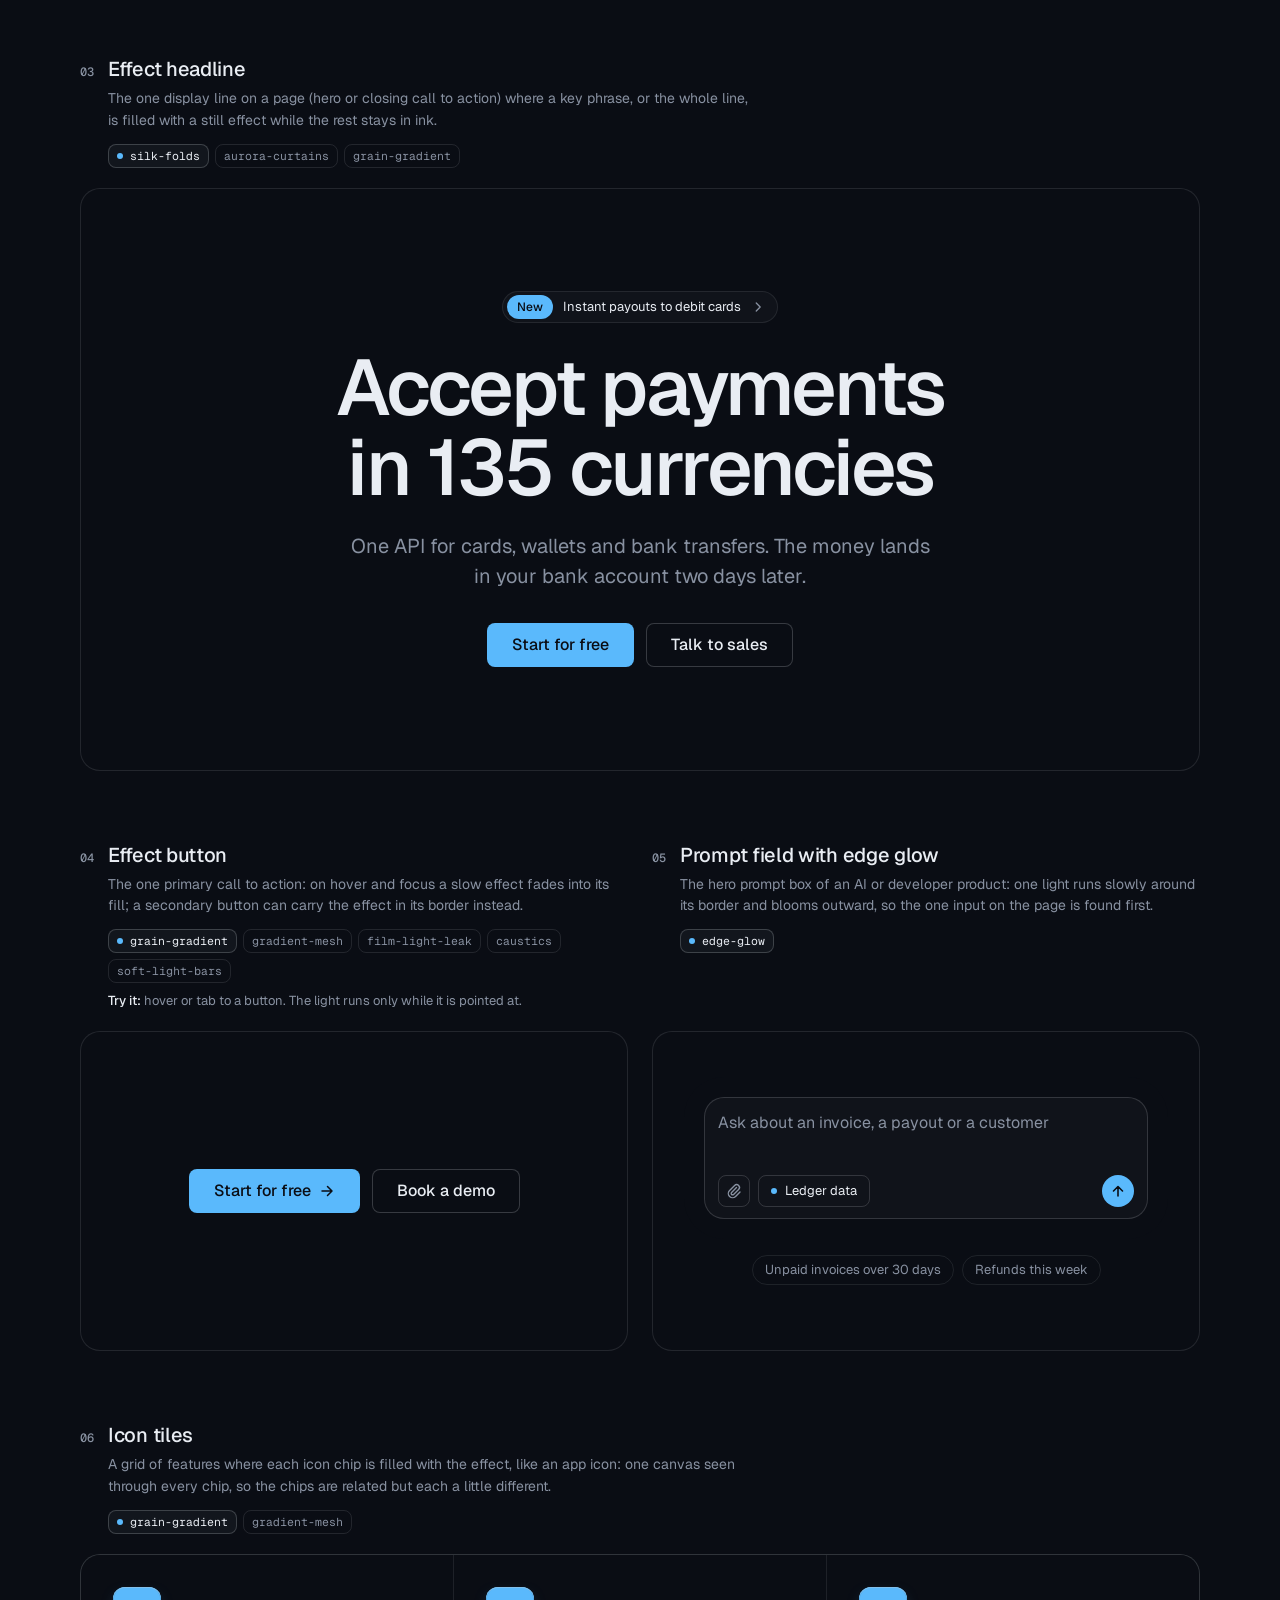
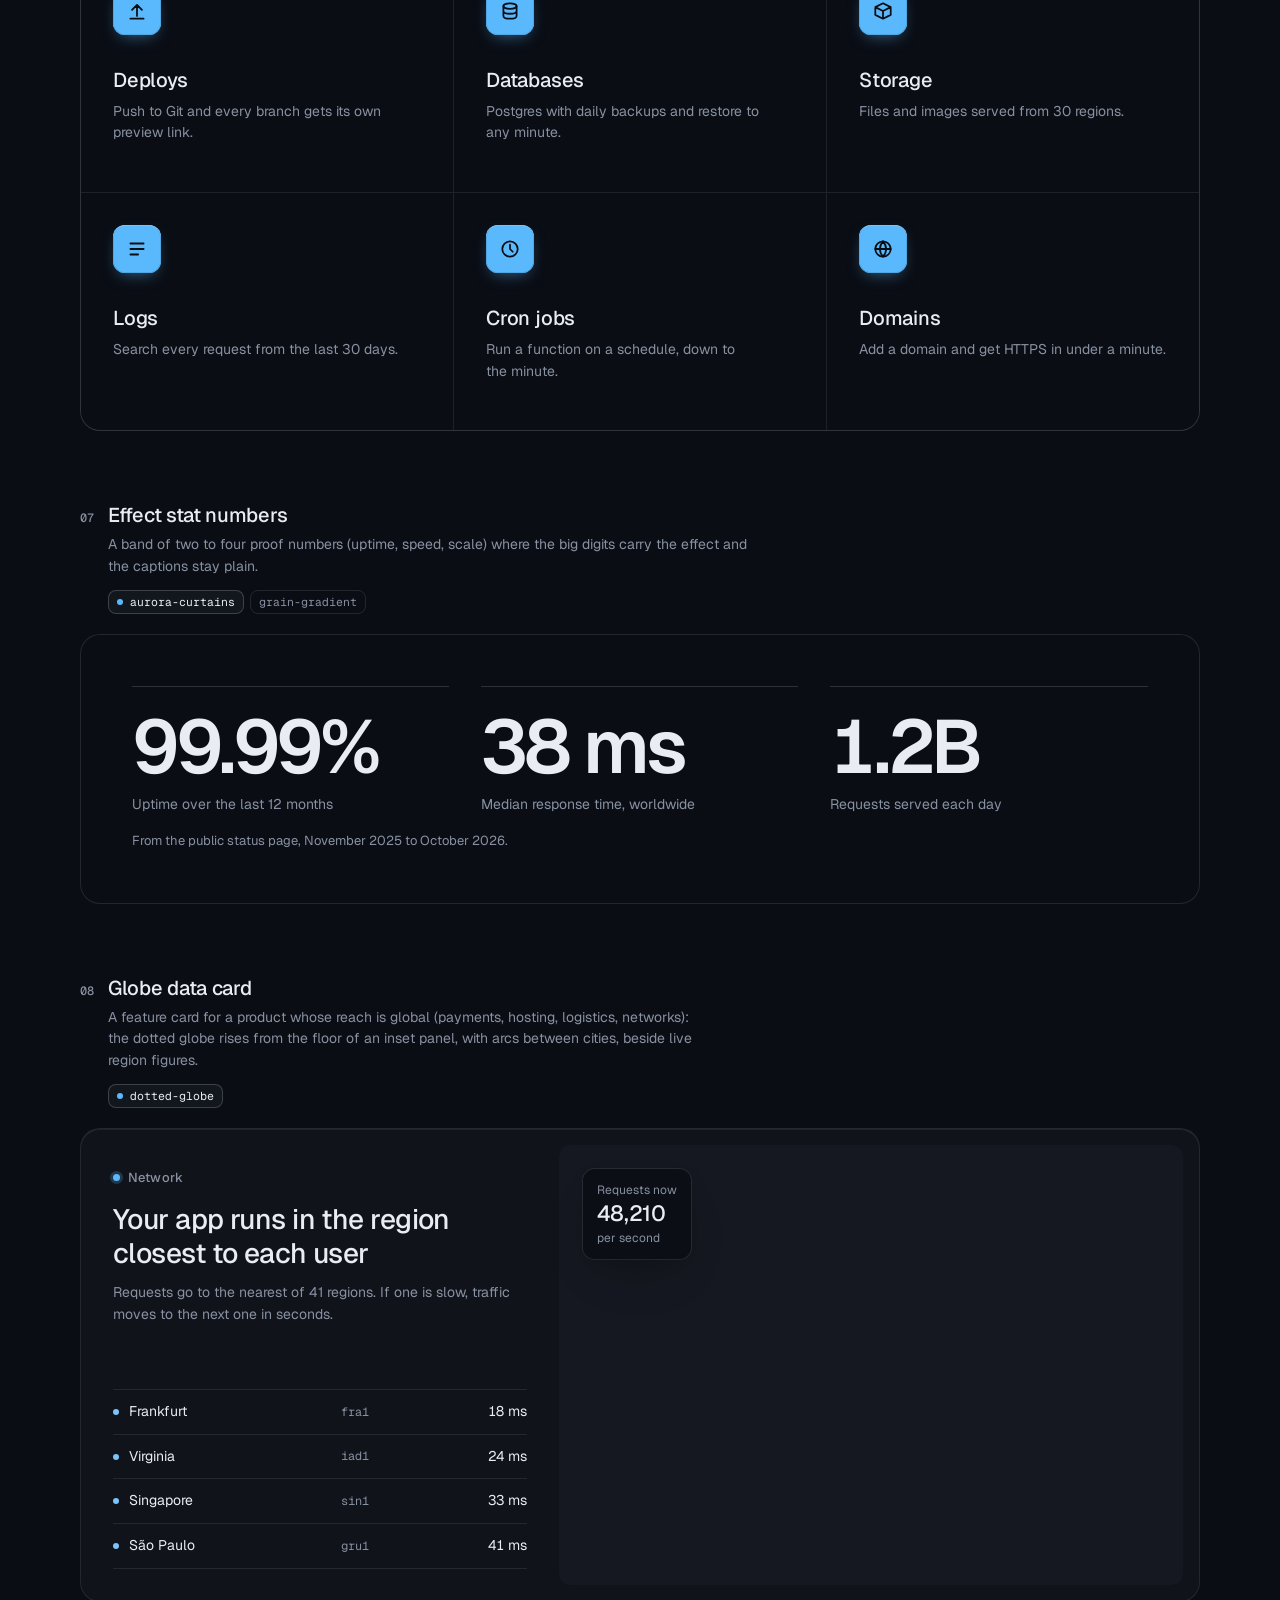
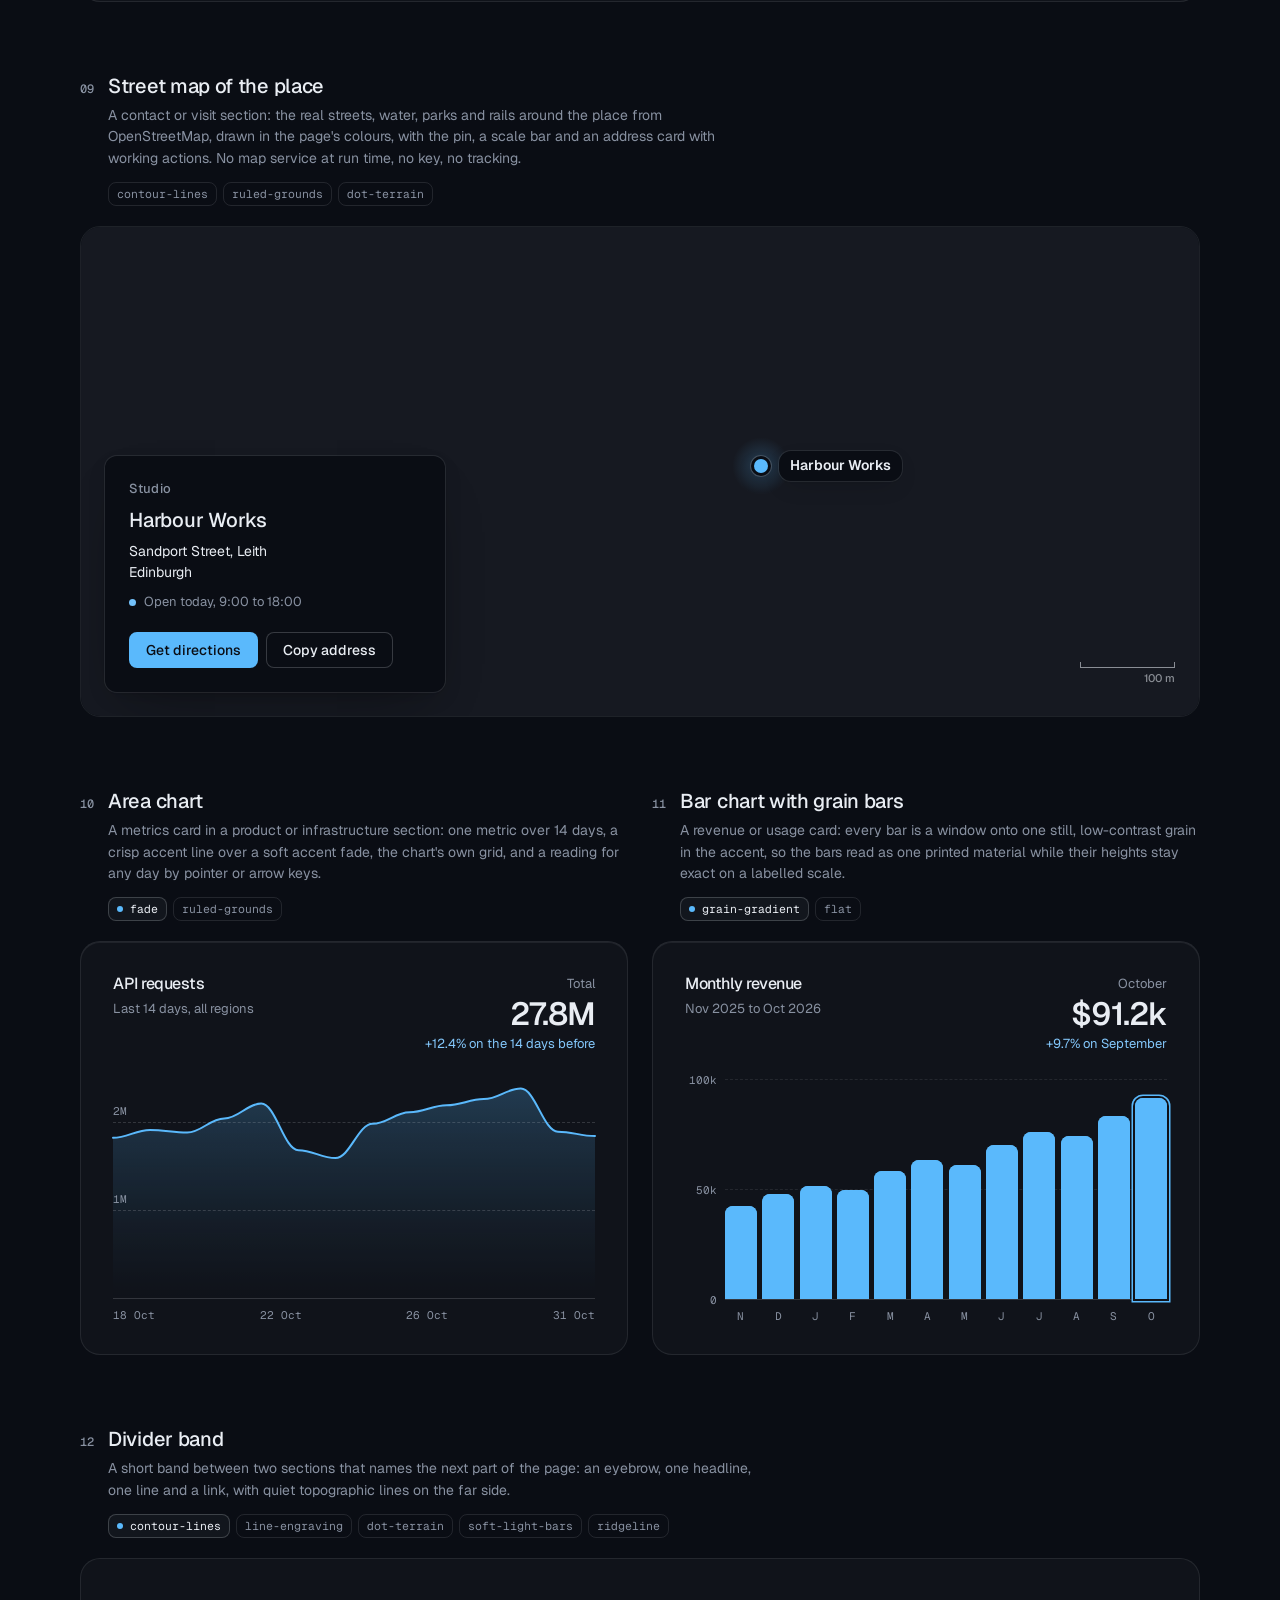
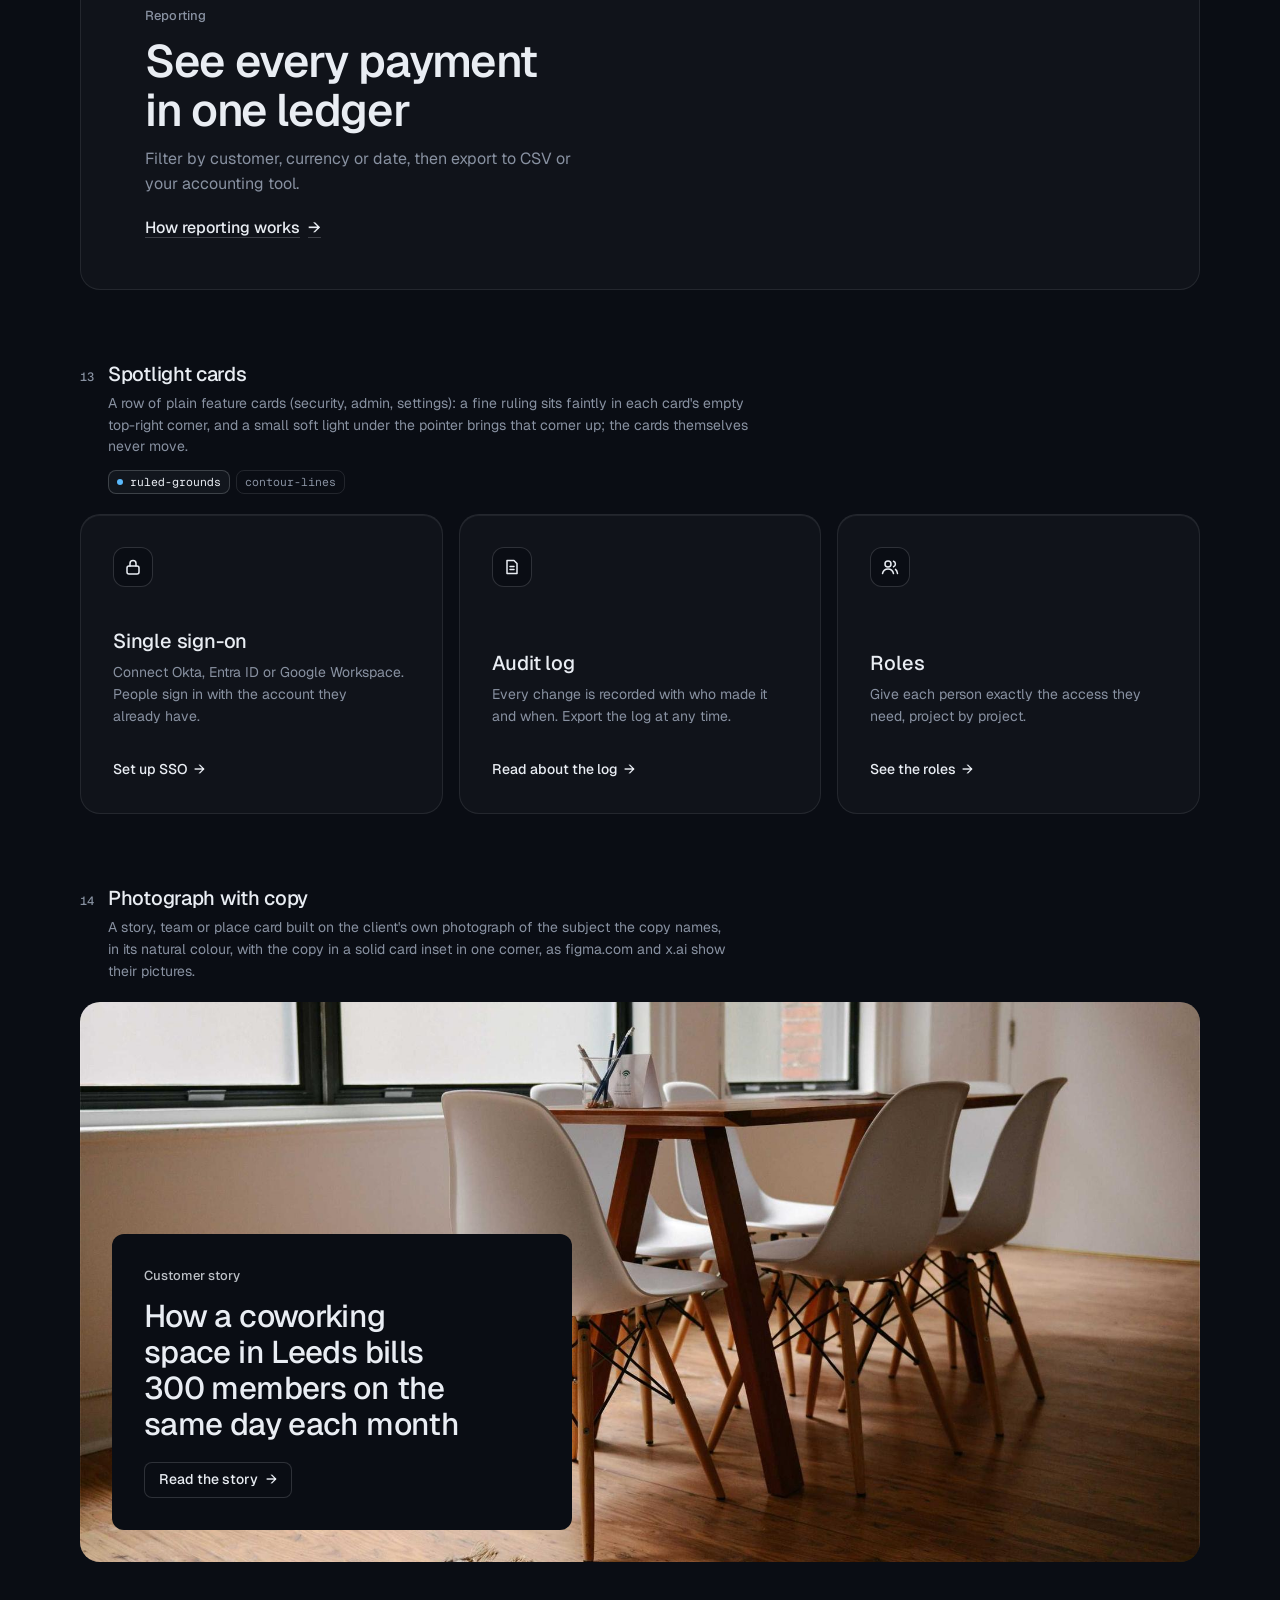
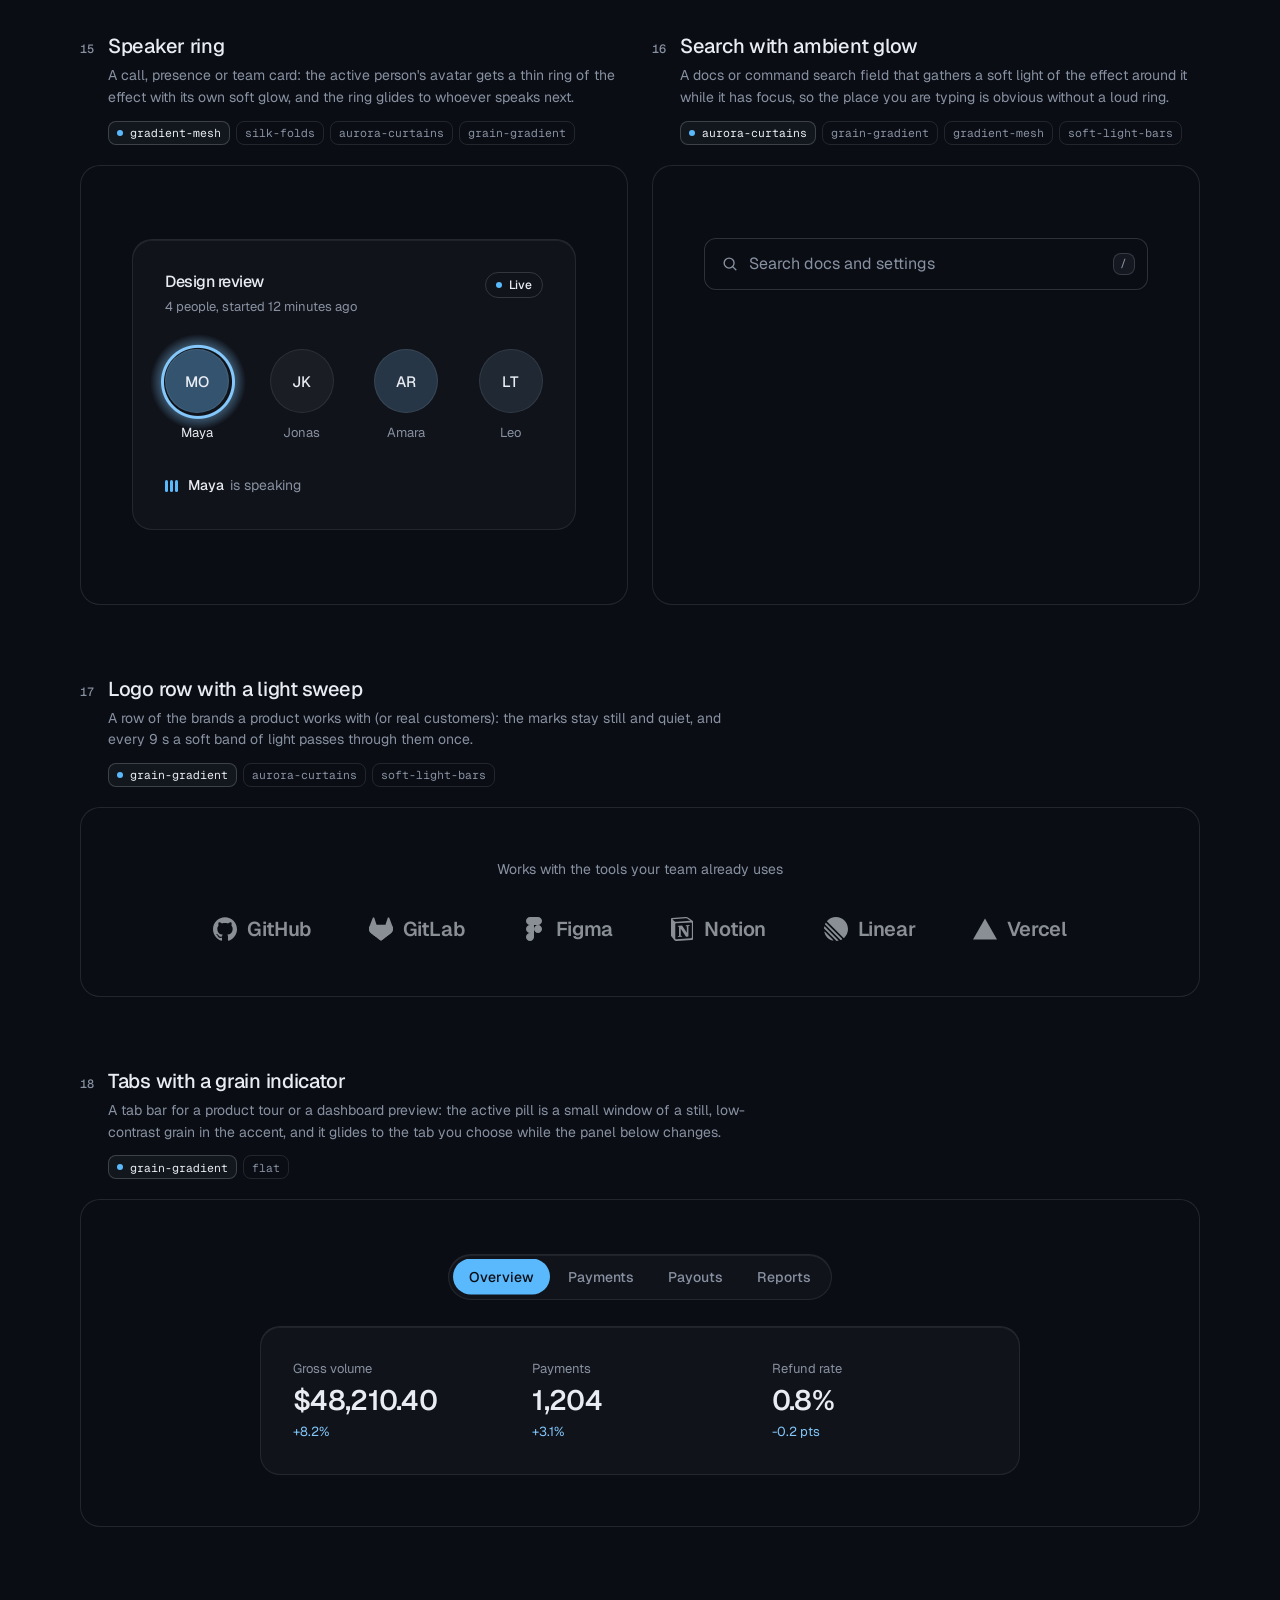
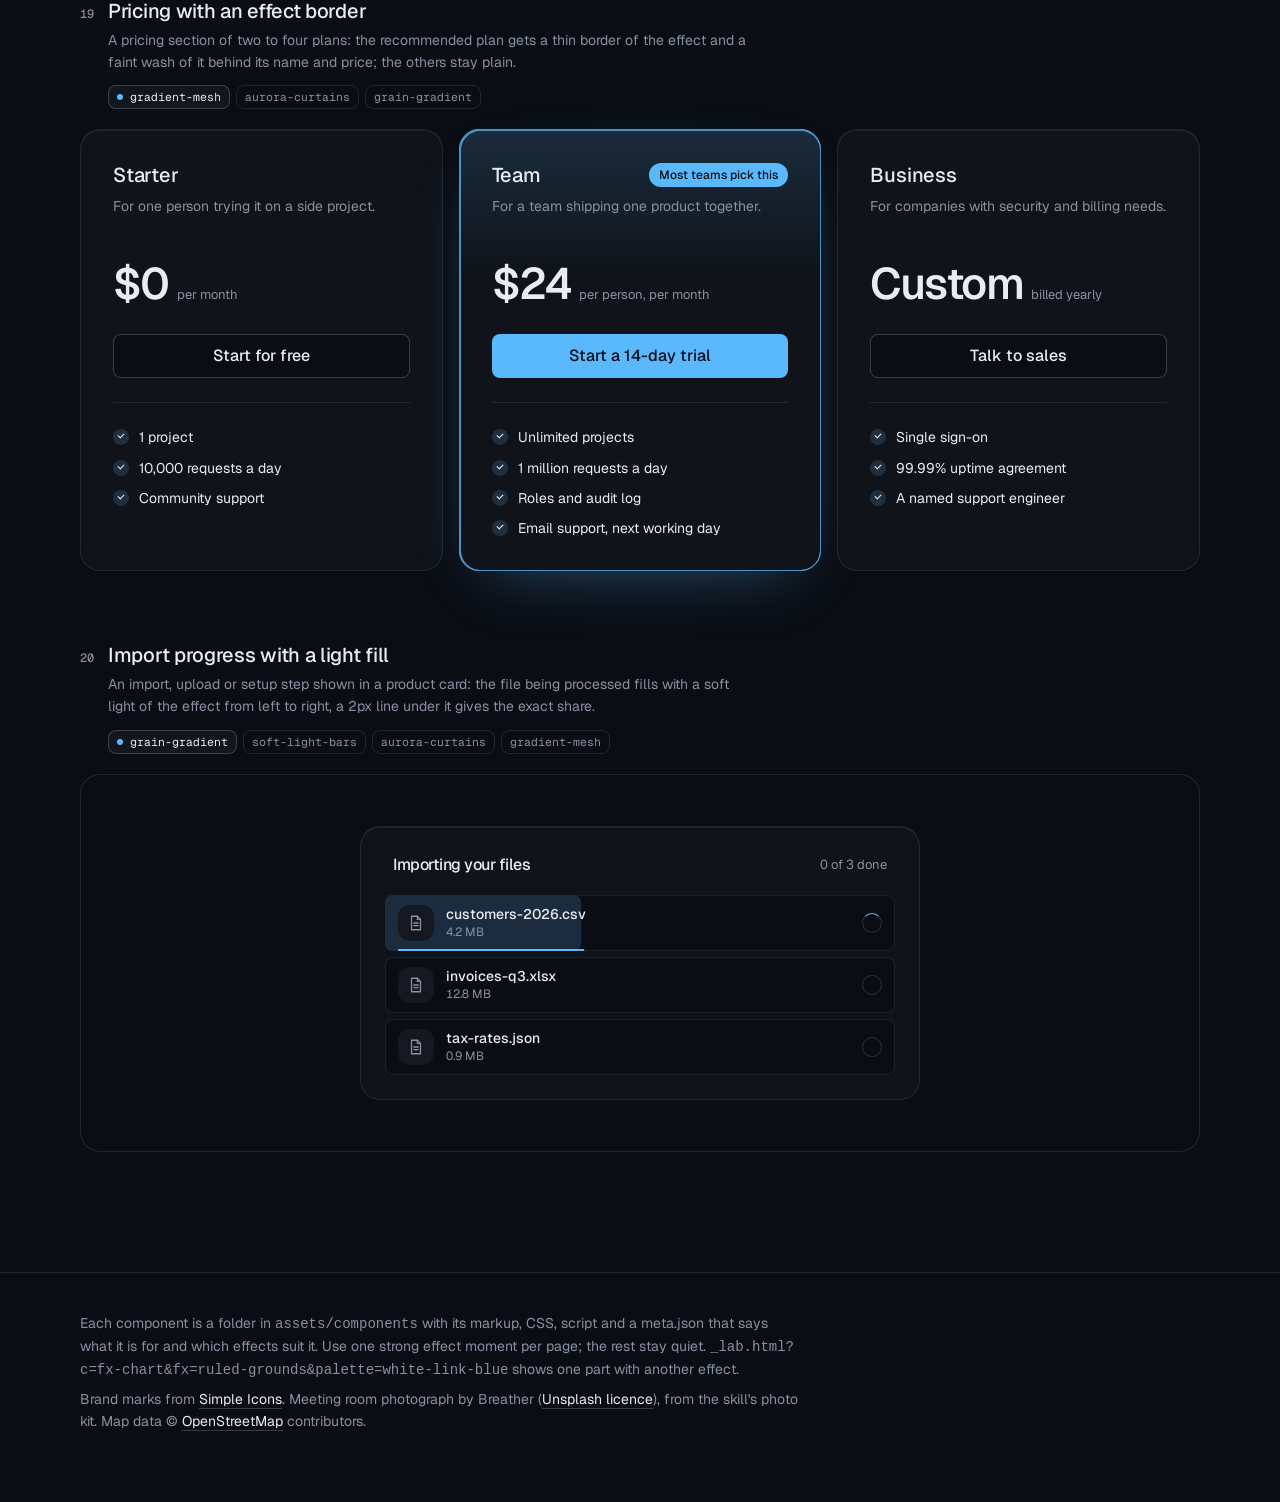
<file: v4/assets/components/index.html>
<!doctype html>
<html lang="en" data-radius="soft">
<head>
<script>window.__tpGlMax = 16;   /* a gallery shows many live effects at once; a page of a site keeps the default 4 (fx.js) */</script>
<meta charset="utf-8">
<meta name="viewport" content="width=device-width, initial-scale=1">
<title>Effect components</title>
<link rel="preconnect" href="https://fonts.googleapis.com">
<link rel="preconnect" href="https://fonts.gstatic.com" crossorigin>
<link href="https://fonts.googleapis.com/css2?family=Geist:wght@100..900&family=Geist+Mono:wght@400..600&display=swap" rel="stylesheet">
<link rel="stylesheet" href="../system.css">
<link rel="stylesheet" href="./base.css">
<style>
  :root {
    --font-display: "Geist", system-ui, sans-serif;
    --font-text: "Geist", system-ui, sans-serif;
    --font-mono: "Geist Mono", ui-monospace, monospace;
    --display-weight: 560;
    --display-tracking: -0.03em;
    --container: 1200px;
  }
  body { min-height: 100vh; }
  .top {
    position: sticky; top: 0; z-index: 50; height: 64px; background: var(--bg);
    border-bottom: 1px solid var(--line);
  }
  .top .container { height: 100%; display: flex; align-items: center; justify-content: space-between; gap: 16px; }
  .brand { display: flex; align-items: center; gap: 10px; font-weight: 560; letter-spacing: -0.01em; }
  .brand small { font: 400 13px/1 var(--font-mono); color: var(--muted); }
  .top nav { display: flex; align-items: center; gap: 20px; }
  .top nav a.link { font-size: 14px; }
  .swatches { display: flex; gap: 4px; padding: 3px; border: 1px solid var(--line); border-radius: 999px; background: var(--bg); }
  .swatches button {
    width: 30px; height: 30px; border-radius: 999px; border: 0; padding: 0; cursor: pointer; position: relative;
    background: var(--sw-bg);
  }
  .swatches button::after {
    content: ""; position: absolute; inset: 9px; border-radius: 999px; background: var(--sw-accent);
    box-shadow: 0 0 0 1px color-mix(in oklab, var(--sw-ink) 25%, transparent);
  }
  .swatches button[aria-pressed="true"] { box-shadow: 0 0 0 2px var(--ink); }
  .swatches button:focus-visible { outline-offset: 3px; }

  .intro { padding-block: 64px 40px; display: grid; grid-template-columns: minmax(0, 6fr) minmax(0, 6fr); gap: 48px; align-items: end; }
  .intro h1 { font-size: clamp(34px, 2.2vw + 18px, 52px); line-height: 1.05; max-width: 15ch; }
  .intro p { margin-top: 16px; color: var(--muted); font-size: var(--t-body); line-height: 1.55; max-width: 52ch; }
  .index { display: flex; flex-wrap: wrap; gap: 6px; justify-content: flex-start; }
  @media (max-width: 1023px) { .intro { grid-template-columns: minmax(0, 1fr); gap: 28px; } }
  .index a {
    display: inline-flex; align-items: center; gap: 8px; height: 30px; padding: 0 11px; border-radius: 999px;
    border: 1px solid var(--line); font-size: 13px; color: var(--ink);
    transition: border-color var(--dur) var(--ease), background-color var(--dur) var(--ease);
  }
  .index a span { font-family: var(--font-mono); font-size: 11px; color: var(--muted); }
  .index a:hover { border-color: var(--line-strong); background: color-mix(in oklab, var(--ink) 4%, var(--bg)); }

  /* every part spans two rows of the list (its notes, its stage) as a subgrid, so the two parts of a
     half-width pair share one notes height and one stage height: their stages start and end level */
  .list { display: grid; grid-template-columns: repeat(2, minmax(0, 1fr)); column-gap: 24px; row-gap: 0; padding-bottom: 120px; }
  .sc { grid-column: 1 / -1; grid-row: span 2; display: grid; grid-template-rows: subgrid; row-gap: 20px; min-width: 0; scroll-margin-top: 88px; padding-top: 72px; }
  .sc:first-child { padding-top: 0; }
  .sc.is-half { grid-column: auto; }
  .sc.is-half .sc__stage:not(.is-center) { display: grid; }
  .sc__meta { display: grid; grid-template-columns: auto 1fr; column-gap: 14px; row-gap: 6px; align-items: baseline; align-content: start; }
  .sc__note { grid-column: 2; margin: 2px 0 0; font-size: 13px; color: var(--muted); }
  .sc__note::before { content: "Try it: "; color: var(--ink); font-weight: 500; }
  .sc__no { font: 500 12px/1 var(--font-mono); color: var(--muted); padding-top: 2px; }
  .sc__name { font: 500 20px/1.25 var(--font-text); letter-spacing: -0.015em; margin: 0; }
  .sc__for { grid-column: 2; color: var(--muted); font-size: 14px; line-height: 1.55; max-width: 72ch; margin: 0; }
  .sc__fx { grid-column: 2; display: flex; flex-wrap: wrap; gap: 6px; margin-top: 6px; }
  .sc__fx li {
    font: 400 11.5px/1 var(--font-mono); color: var(--muted); height: 24px; display: inline-flex; align-items: center;
    padding: 0 8px; border-radius: var(--r-sm); border: 1px solid var(--line);
  }
  .sc__fx li.is-on { color: var(--ink); border-color: var(--line-strong); background: color-mix(in oklab, var(--ink) 5%, var(--bg)); }
  .sc__fx li.is-on::before { content: ""; width: 6px; height: 6px; border-radius: 99px; background: var(--accent); margin-right: 7px; }
  .sc__stage {
    position: relative; min-width: 0; border: 1px solid var(--line); border-radius: var(--r-lg);
    padding: clamp(20px, 4vw, 56px); background: var(--bg);
  }
  .sc__stage.is-tall { padding-block: clamp(56px, 8vw, 120px); }
  .sc__stage.is-flush { padding: 0; border: 0; }
  .sc__stage.is-center { display: grid; place-items: center; min-height: 320px; }
  /* one object, at a size a page would give it */
  #fx-dither-object .sc__stage { display: grid; justify-items: center; }
  #fx-dither-object .cx-obj { width: min(100%, 720px); }
  .sc__pick { grid-column: 2; display: flex; flex-wrap: wrap; gap: 4px; margin-top: 8px; }
  .sc__pick button {
    height: 30px; padding: 0 12px; border-radius: 999px; border: 1px solid var(--line); background: var(--bg);
    font: 500 13px/1 var(--font-text); color: var(--muted); cursor: pointer;
  }
  .sc__pick button:hover { color: var(--ink); border-color: var(--line-strong); }
  .sc__pick button[aria-pressed="true"] { color: var(--ink); border-color: var(--line-strong); background: color-mix(in oklab, var(--ink) 6%, var(--bg)); }
  /* the search list opens below its field: leave it room inside the frame */
  #fx-search .sc__stage { min-height: 440px; place-items: start center; padding-top: 72px; }
  .sc__stage:empty::after { content: "Loading"; color: var(--muted); font-size: 13px; }

  .foot { border-top: 1px solid var(--line); padding: 40px 0 64px; color: var(--muted); font-size: 14px; }
  .foot p { max-width: 80ch; margin: 0 0 8px; }
  .foot a { color: var(--ink); text-decoration: underline; text-decoration-color: var(--line-strong); text-underline-offset: 4px; }

  @media (max-width: 899px) {
    .list { grid-template-columns: minmax(0, 1fr); }
    .sc.is-half { grid-column: 1 / -1; }
    .top nav a.link { display: none; }
  }
  @media (max-width: 639px) {
    .intro { padding-block: 48px 32px; }
    .sc { padding-top: 48px; }
    .sc__meta { grid-template-columns: 1fr; }
    .sc__no { display: none; }
    .sc__for, .sc__fx, .sc__note, .sc__pick { grid-column: 1; }
    .sc__stage.is-center { min-height: 240px; }
    .brand small { display: none; }
  }
</style>
</head>
<body>
<header class="top">
  <div class="container">
    <div class="brand">Effect components <small id="count"></small></div>
    <nav aria-label="Palette and links">
      <a class="link" href="../effects/gallery.html">Effects library</a>
      <div class="swatches" id="swatches" role="group" aria-label="Page palette"></div>
    </nav>
  </div>
</header>

<main>
  <section class="intro container">
    <div>
      <h1>Effects as parts of the page, not only behind it</h1>
      <p id="lede">Feature cards, real objects drawn in dither, type, numbers, buttons, borders, icons, a street map of the real place, a globe, charts and a photograph in its own colours. Every part takes its colours from the page palette: switch it at the top right. Parts that loop have a pause button.</p>
    </div>
    <nav class="index" id="index" aria-label="Components"></nav>
  </section>
  <div class="container list" id="list"></div>
</main>

<footer class="foot">
  <div class="container">
    <p>Each component is a folder in <code>assets/components</code> with its markup, CSS, script and a meta.json that says what it is for and which effects suit it. Use one strong effect moment per page; the rest stay quiet. <code>_lab.html?c=fx-chart&amp;fx=ruled-grounds&amp;palette=white-link-blue</code> shows one part with another effect.</p>
    <p>Brand marks from <a href="https://simpleicons.org/">Simple Icons</a>. Meeting room photograph by Breather (<a href="https://unsplash.com/photos/DEdM9Vs6s8w">Unsplash licence</a>), from the skill's photo kit. Map data © <a href="https://www.openstreetmap.org/copyright">OpenStreetMap</a> contributors.</p>
  </div>
</footer>

<script type="module">
  import fx from '../effects/fx.js';

  // component id, layout and stage style, in page order
  const COMPONENTS = [
    { id: 'fx-feature-card', stage: 'is-flush' },
    { id: 'fx-dither-object', stage: 'is-flush', note: 'pick an object, then point at it and move across: sound rings out of the cups, the seat swivels, the lens zooms, the rotors spin up and the drone lifts off. One object is live at a time, as on a real page.' },
    { id: 'fx-headline', stage: 'is-tall' },
    { id: 'fx-button', half: true, stage: 'is-center', note: 'hover or tab to a button. The light runs only while it is pointed at.' },
    { id: 'fx-prompt', half: true, stage: 'is-center' },
    { id: 'fx-icon-tiles', stage: 'is-flush' },
    { id: 'fx-stat' },
    { id: 'fx-globe', stage: 'is-flush' },
    { id: 'fx-map', stage: 'is-flush' },
    { id: 'fx-chart', half: true, stage: 'is-flush' },
    { id: 'fx-bars', half: true, stage: 'is-flush' },
    { id: 'fx-band', stage: 'is-flush' },
    { id: 'fx-spotlight', stage: 'is-flush' },
    { id: 'fx-photo', stage: 'is-flush' },
    { id: 'fx-avatar', half: true, stage: 'is-center' },
    { id: 'fx-search', half: true, stage: 'is-center' },
    { id: 'fx-logos' },
    { id: 'fx-tabs' },
    { id: 'fx-pricing', stage: 'is-flush' },
    { id: 'fx-progress', stage: 'is-center' },
  ];

  const PALETTES = [
    { id: 'blue-black-cornflower', name: 'Night, cornflower', bg: '#0a0d14', surface: '#131824', ink: '#e9edf3', muted: '#8891a1', accent: '#5ab9fc', accentInk: '#0a0d14' },
    { id: 'graphite-safety-orange', name: 'Graphite, orange', bg: '#18191b', surface: '#222427', ink: '#eff0f1', muted: '#9c9ea3', accent: '#ff4a1f', accentInk: '#18191b' },
    { id: 'white-link-blue', name: 'White, blue', bg: '#ffffff', surface: '#f4f4f4', ink: '#111111', muted: '#6b6b6b', accent: '#1a4be0', accentInk: '#ffffff' },
    { id: 'moss-sand', name: 'Sand, moss', bg: '#ddd6c6', surface: '#d2cab8', ink: '#2a2a26', muted: '#59574e', accent: '#4f6238', accentInk: '#ffffff' },
    { id: 'cobalt-field', name: 'Cobalt field', bg: '#0034eb', surface: '#002fd6', ink: '#ffffff', muted: '#dfe4f2', accent: '#e9e34a', accentInk: '#111111' },
  ];

  const q = new URLSearchParams(location.search);
  if (q.has('time')) fx.setClock(+q.get('time'));
  if (q.has('fallback')) fx.config.forceFallback = true;
  const only = q.get('only') ? q.get('only').split(',') : null;
  const list = document.getElementById('list');
  const index = document.getElementById('index');
  const swatches = document.getElementById('swatches');

  /*
    The budget: a laptop's integrated GPU shares its memory with everything else, so this page never
    holds more than 4 live WebGL contexts. A part is started when it comes near the viewport and
    destroyed when it leaves it; still parts draw once and free their context; fx.js frees any idle
    off-screen context past 4. liveGL() counts the contexts that are open right now.
  */
  fx.config.maxLive = 4;
  const contexts = new Set();
  let peakGL = 0;
  const getContext = HTMLCanvasElement.prototype.getContext;
  HTMLCanvasElement.prototype.getContext = function (type, ...rest) {
    const c = getContext.call(this, type, ...rest);
    if (c && /webgl/i.test(type) && !contexts.has(c)) { contexts.add(c); peakGL = Math.max(peakGL, liveGL()); }
    return c;
  };
  function liveGL() {
    for (const c of contexts) if (c.isContextLost()) contexts.delete(c);
    return contexts.size;
  }

  // the dither object: one live at a time, switched here (a real page shows one object)
  const OBJECTS = {
    headphones: ['Headphones', 'Over-ear, wireless'],
    chair: ['Office chair', 'Swivel seat on five castors'],
    camera: ['Camera', 'Mirrorless, with a zoom lens'],
    drone: ['Drone', 'Four rotors and a camera'],
  };
  let object = OBJECTS[q.get('object')] ? q.get('object') : 'headphones';
  // print (ordered dither, the default) or studio (a smooth shaded render: no picker until it is anti-aliased; ?render=studio)
  let render = q.get('render') === 'studio' ? 'studio' : 'print';

  function applyPalette(p) {
    const c = fx.color;
    const action = c.contrast(p.accent, p.bg) >= 2.2 ? p.accent : p.ink;
    const actionInk = action === p.accent ? p.accentInk : p.bg;
    const s = document.documentElement.style;
    const set = (k, v) => s.setProperty(k, v);
    set('--p-bg', p.bg); set('--p-surface', p.surface); set('--p-ink', p.ink); set('--p-muted', p.muted);
    set('--p-accent', p.accent); set('--p-accent-ink', p.accentInk); set('--p-action', action); set('--p-action-ink', actionInk);
    document.documentElement.style.colorScheme = c.isDark(p.bg) ? 'dark' : 'light';
    for (const b of swatches.children) b.setAttribute('aria-pressed', String(b.dataset.id === p.id));
  }

  async function load(entry) {
    const base = `./${entry.id}/`;
    const [meta, html, mod] = await Promise.all([
      fetch(base + 'meta.json').then(r => (r.ok ? r.json() : null)),
      fetch(base + 'component.html').then(r => (r.ok ? r.text() : null)),
      import(base + 'component.js').catch(err => { console.warn(entry.id, err); return null; }),
    ]).catch(() => [null, null, null]);
    if (!meta || !html || !mod) return null;
    const link = document.createElement('link');
    link.rel = 'stylesheet';
    link.href = base + 'component.css';
    document.head.append(link);
    await new Promise(r => { link.onload = link.onerror = r; });
    return { ...entry, meta, html, mod };
  }

  function section(e, n) {
    const s = document.createElement('section');
    s.className = 'sc' + (e.half ? ' is-half' : '');
    s.id = e.id;
    const fxList = (e.meta.effects || []).map(id => `<li class="${id === e.meta.default ? 'is-on' : ''}">${id}</li>`).join('');
    const pick = e.id === 'fx-dither-object'
      ? `<div class="sc__pick" role="group" aria-label="Object">${Object.keys(OBJECTS).map(k => `<button type="button" data-object="${k}" aria-pressed="${k === object}">${OBJECTS[k][0]}</button>`).join('')}</div>`
      : '';
    s.innerHTML = `
      <div class="sc__meta">
        <span class="sc__no">${String(n).padStart(2, '0')}</span>
        <h2 class="sc__name">${e.meta.name}</h2>
        <p class="sc__for">${e.meta.for}</p>
        ${fxList ? `<ul class="sc__fx" aria-label="Effects that suit it">${fxList}</ul>` : ''}
        ${pick}
        ${e.note ? `<p class="sc__note">${e.note}</p>` : ''}
      </div>
      <div class="sc__stage ${e.stage || ''}"></div>`;
    return s;
  }

  // the markup is placed at once (the page keeps its full height); the scripts run only near the viewport
  function markup(e) {
    const stage = e.section.querySelector('.sc__stage');
    stage.innerHTML = e.html;
    if (e.id === 'fx-dither-object') {
      const fig = stage.querySelector('.cx-obj');
      fig.dataset.cxObject = object;
      if (render === 'studio') fig.dataset.cxRender = 'studio'; else delete fig.dataset.cxRender;
      fig.querySelector('.cx-obj__stage').removeAttribute('aria-label');
    }
    return stage;
  }
  function start(e) {
    if (e.ctrl) return;
    const stage = markup(e);
    try { e.ctrl = e.mod.default(stage.firstElementChild || stage) || { destroy() {} }; } catch (err) { console.error(e.id, err); e.ctrl = { destroy() {} }; }
  }
  function stop(e) {
    if (!e.ctrl) return;
    try { e.ctrl.destroy?.(); } catch (err) { console.warn(e.id, err); }
    fx.unmountAll(e.section);
    e.ctrl = null;
  }

  function setPalette(p, entries) {
    entries.forEach(stop);
    applyPalette(p);
    try { localStorage.setItem('cx-palette', p.id); } catch (_) {}
    requestAnimationFrame(() => entries.forEach(e => (e.near ? start(e) : markup(e))));
  }

  let saved = null;
  try { saved = localStorage.getItem('cx-palette'); } catch (_) {}
  const first = PALETTES.find(p => p.id === q.get('palette')) || PALETTES.find(p => p.id === saved) || PALETTES[0];
  for (const p of PALETTES) {
    const b = document.createElement('button');
    b.type = 'button';
    b.dataset.id = p.id;
    b.title = p.name;
    b.setAttribute('aria-label', p.name);
    b.style.setProperty('--sw-bg', p.bg);
    b.style.setProperty('--sw-accent', p.accent);
    b.style.setProperty('--sw-ink', p.ink);
    swatches.append(b);
  }
  applyPalette(first);

  const wanted = COMPONENTS.filter(c => !only || only.includes(c.id));
  const entries = (await Promise.all(wanted.map(load))).filter(Boolean);
  document.getElementById('count').textContent = `${entries.length} parts`;
  entries.forEach((e, i) => {
    e.section = section(e, i + 1);
    list.append(e.section);
    markup(e);
    const a = document.createElement('a');
    a.href = '#' + e.id;
    a.innerHTML = `<span>${String(i + 1).padStart(2, '0')}</span>${e.meta.name}`;
    index.append(a);
  });
  await document.fonts.ready;
  const near = new IntersectionObserver(seen => {
    for (const en of seen) {
      const e = entries.find(x => x.section === en.target);
      if (!e) continue;
      e.near = en.isIntersecting;
      if (e.near) start(e); else stop(e);
    }
  }, { rootMargin: '10% 0px' });
  entries.forEach(e => near.observe(e.section));
  setTimeout(() => { document.documentElement.dataset.ready = '1'; }, 1500);

  swatches.addEventListener('click', ev => {
    const b = ev.target.closest('button');
    if (!b) return;
    const p = PALETTES.find(x => x.id === b.dataset.id);
    if (p) setPalette(p, entries);
  });
  list.addEventListener('click', ev => {
    const b = ev.target.closest('[data-object], [data-render]');
    if (!b || !(OBJECTS[b.dataset.object] || b.dataset.render)) return;
    if (b.dataset.render) render = b.dataset.render; else object = b.dataset.object;
    b.parentElement.querySelectorAll('button').forEach(x => x.setAttribute('aria-pressed', String(x === b)));
    const e = entries.find(x => x.id === 'fx-dither-object');
    stop(e);
    if (e.near) start(e); else markup(e);
  });
  window.__cx = {
    entries,
    setPalette: id => setPalette(PALETTES.find(p => p.id === id), entries),
    setObject: k => list.querySelector(`[data-object="${k}"]`)?.click(),
    gl: () => ({ live: liveGL(), peak: peakGL, started: entries.filter(e => e.ctrl).map(e => e.id) }),
  };
</script>

</body>
</html>
</file>
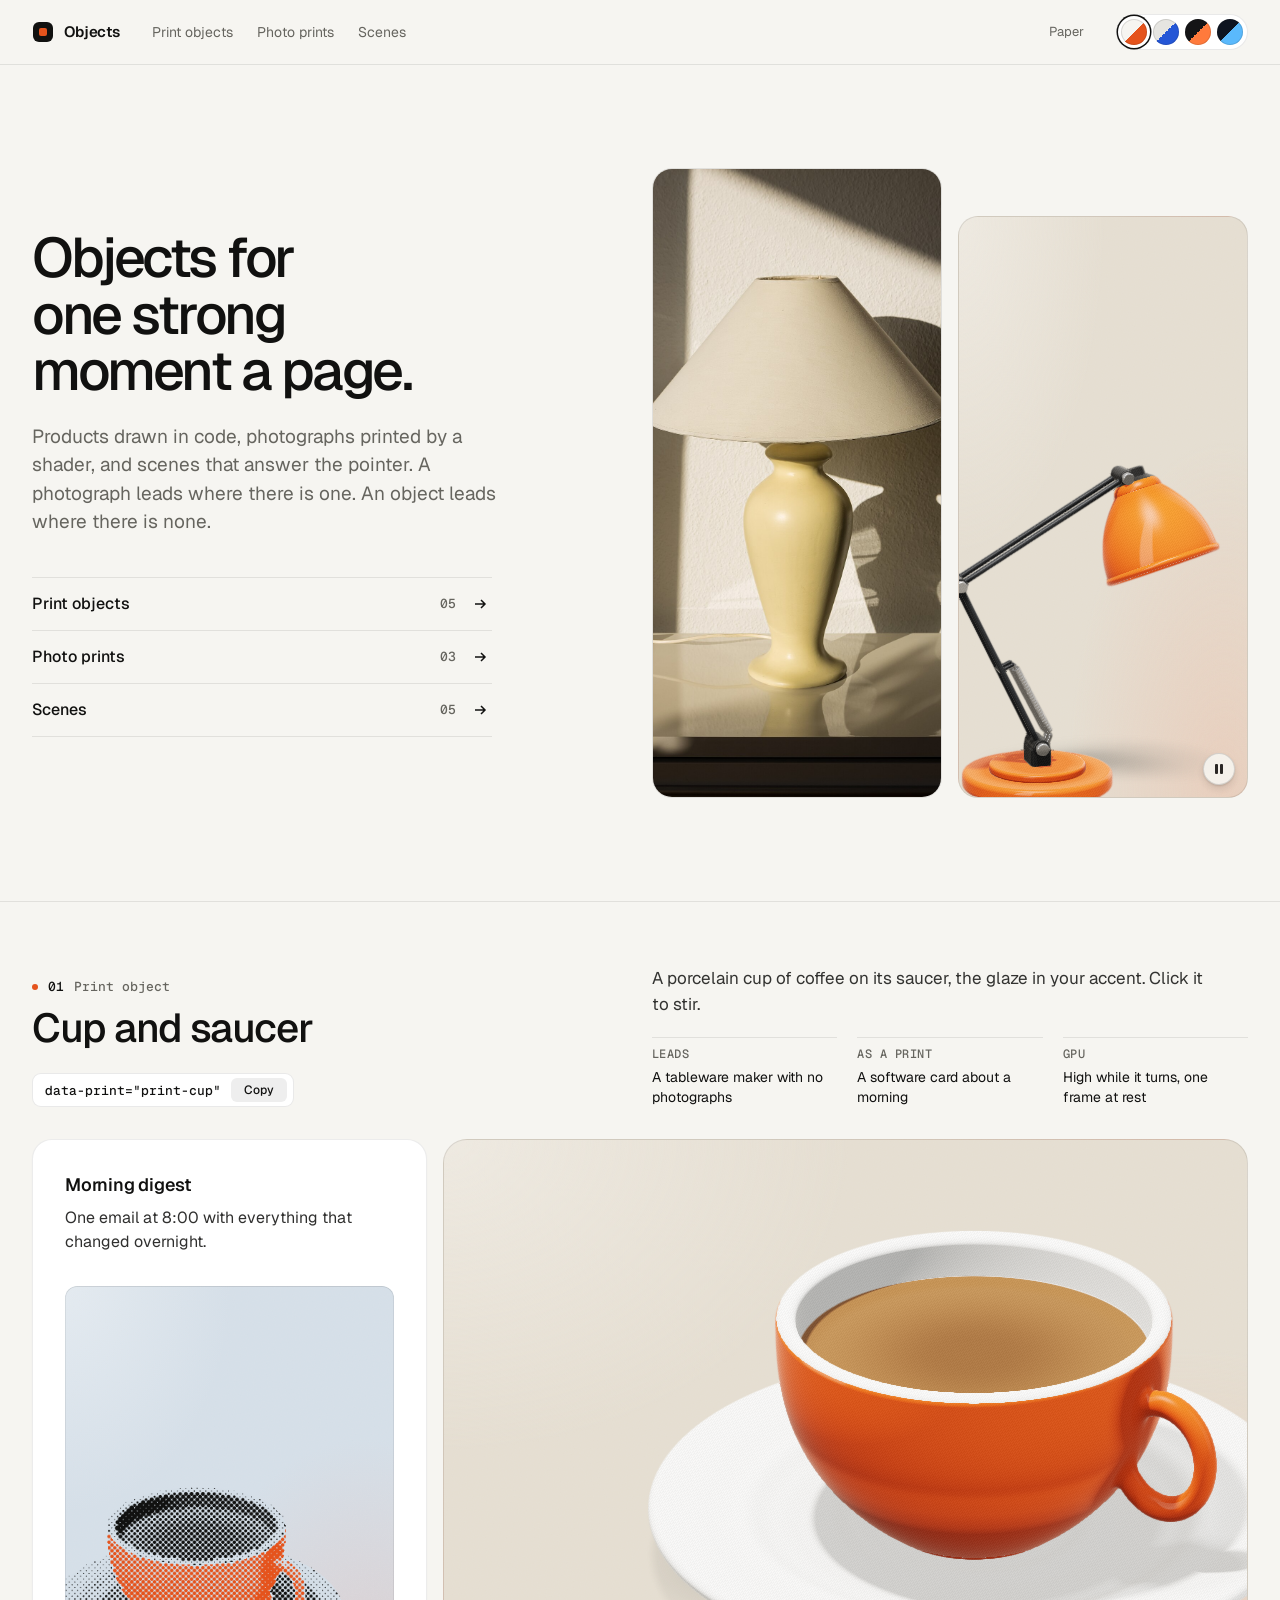
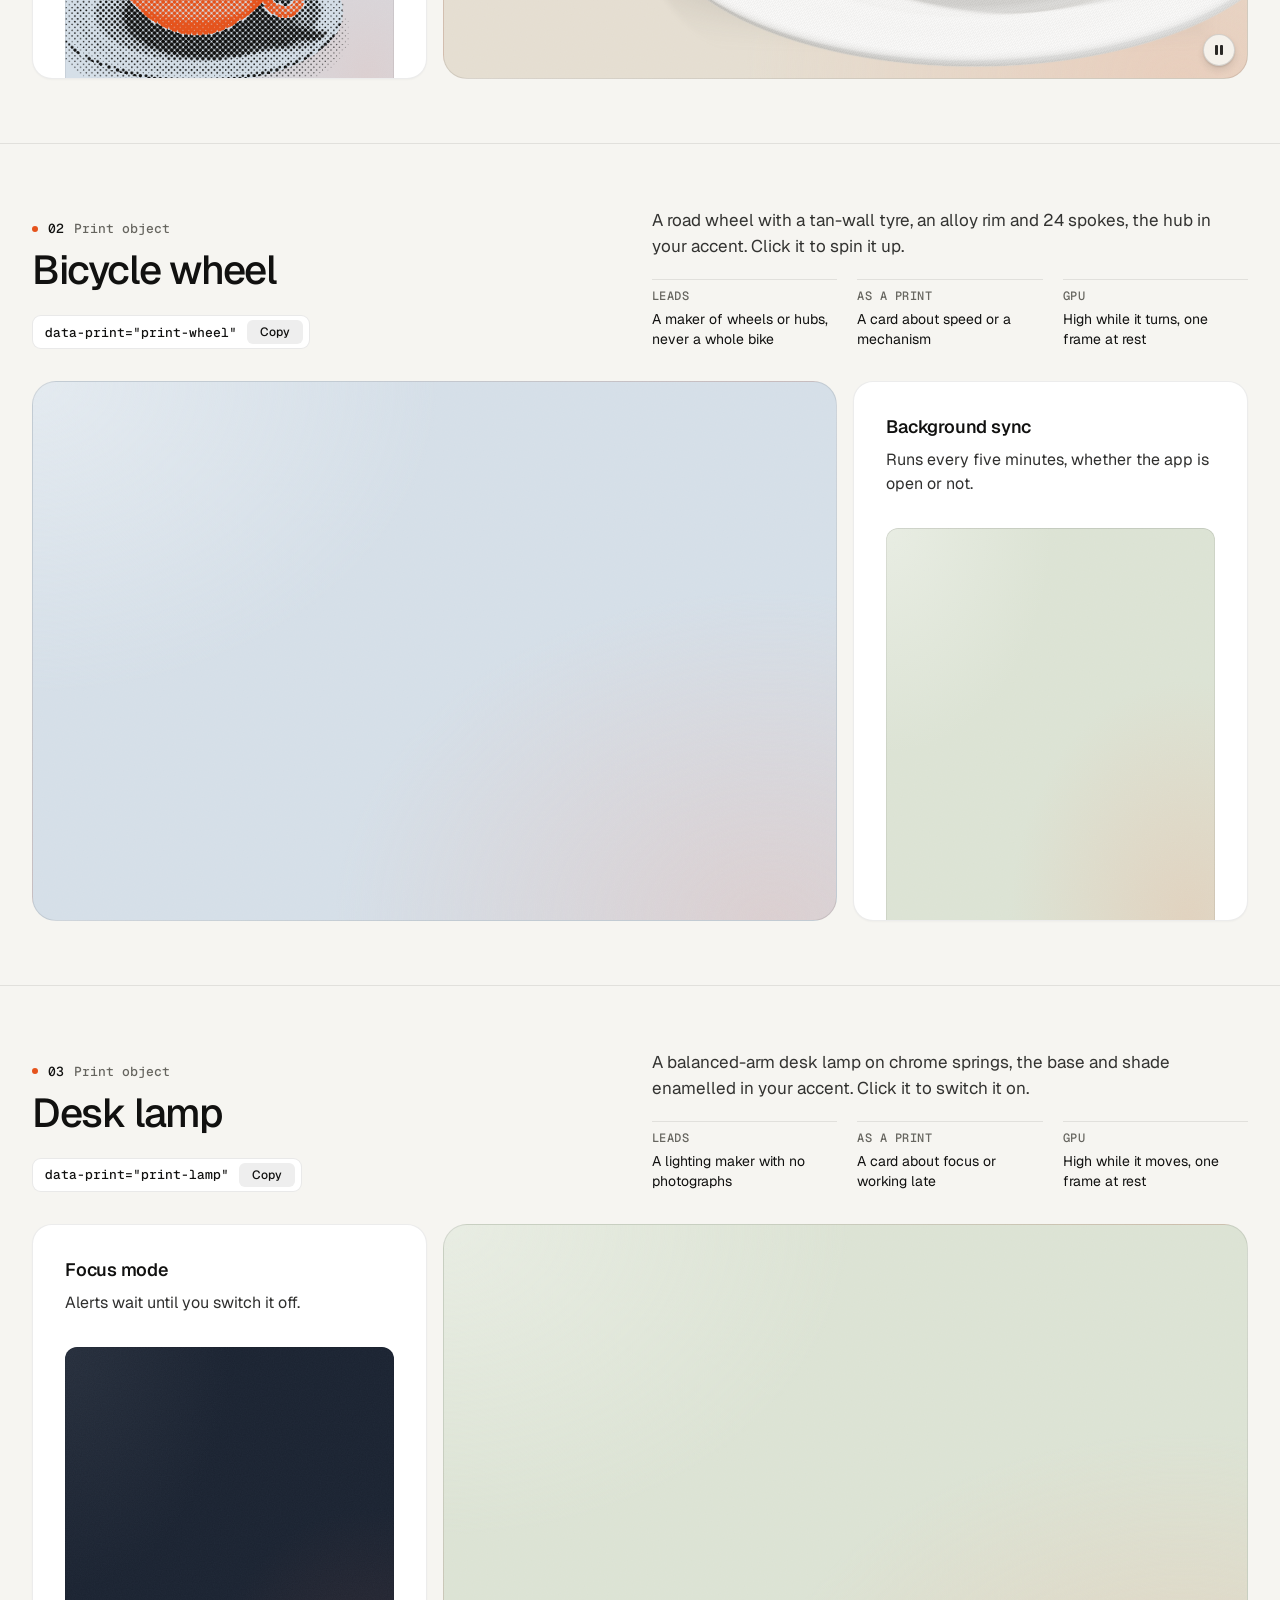
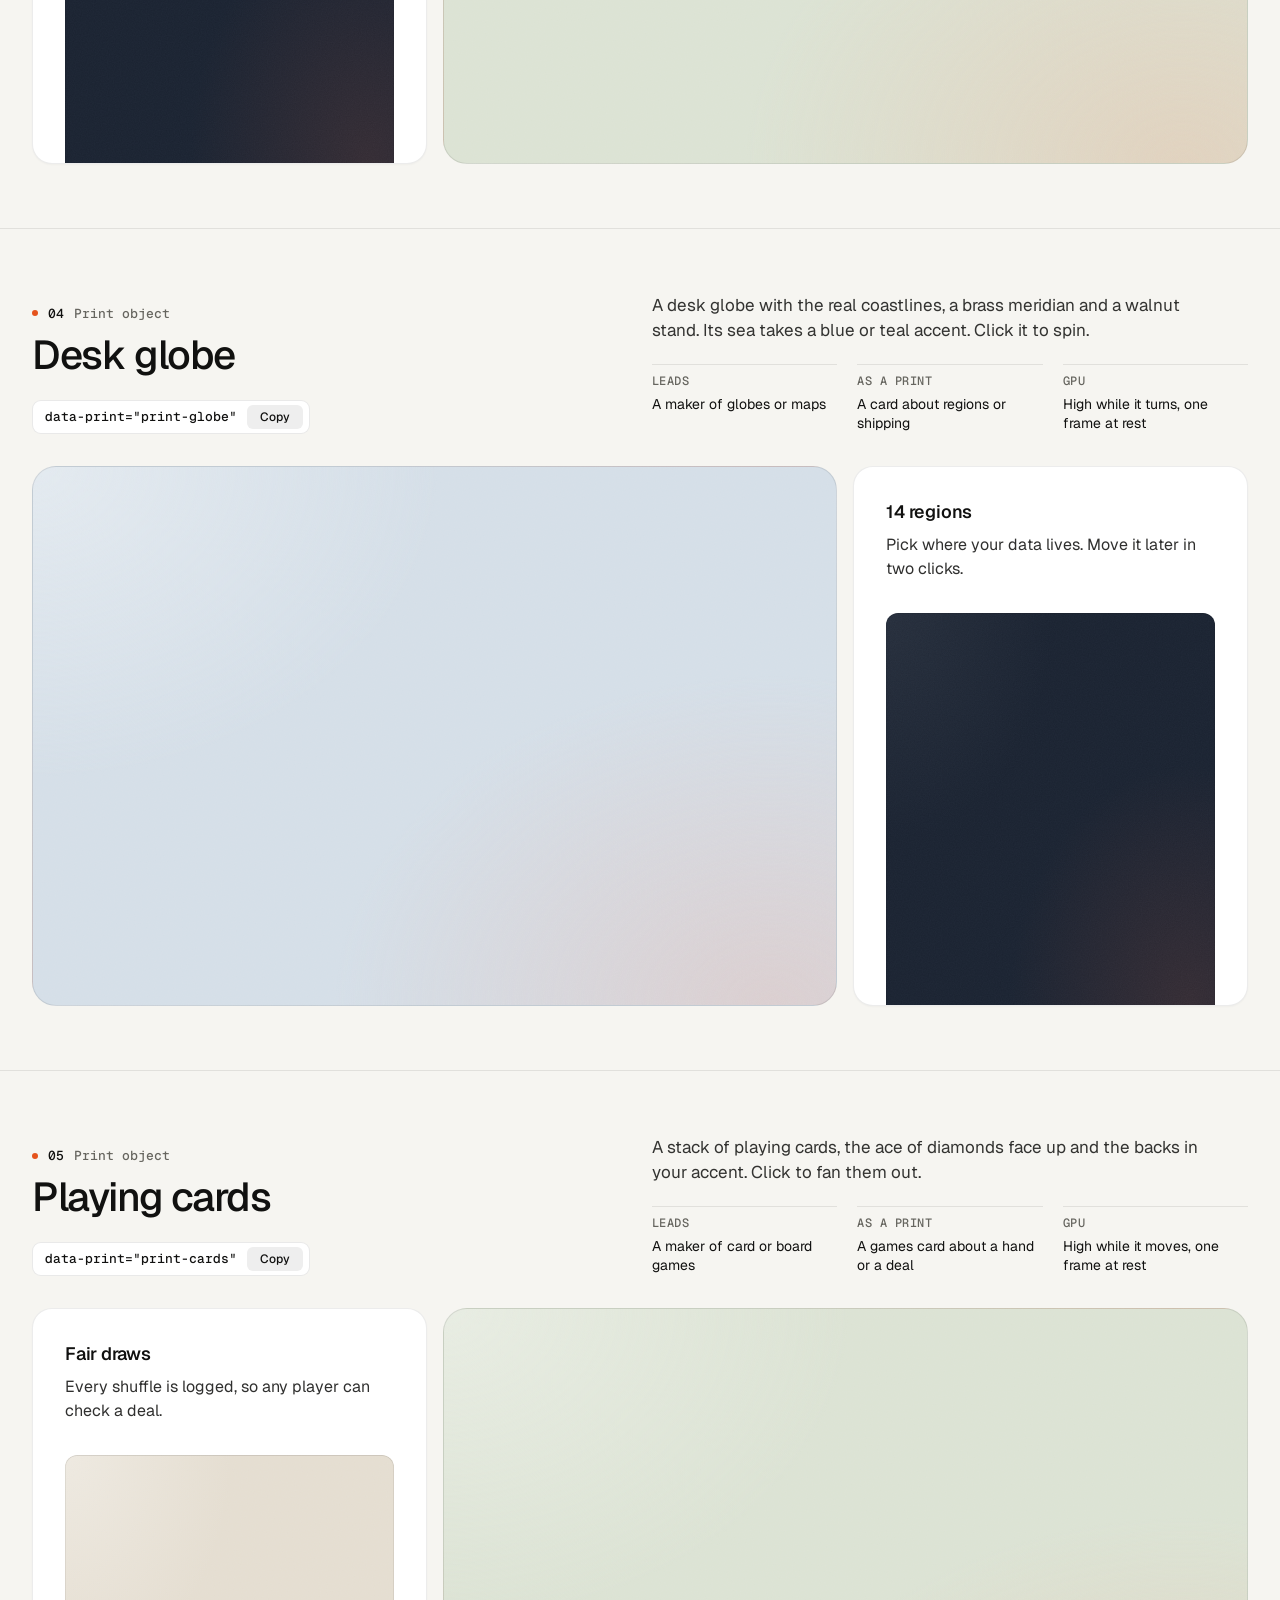
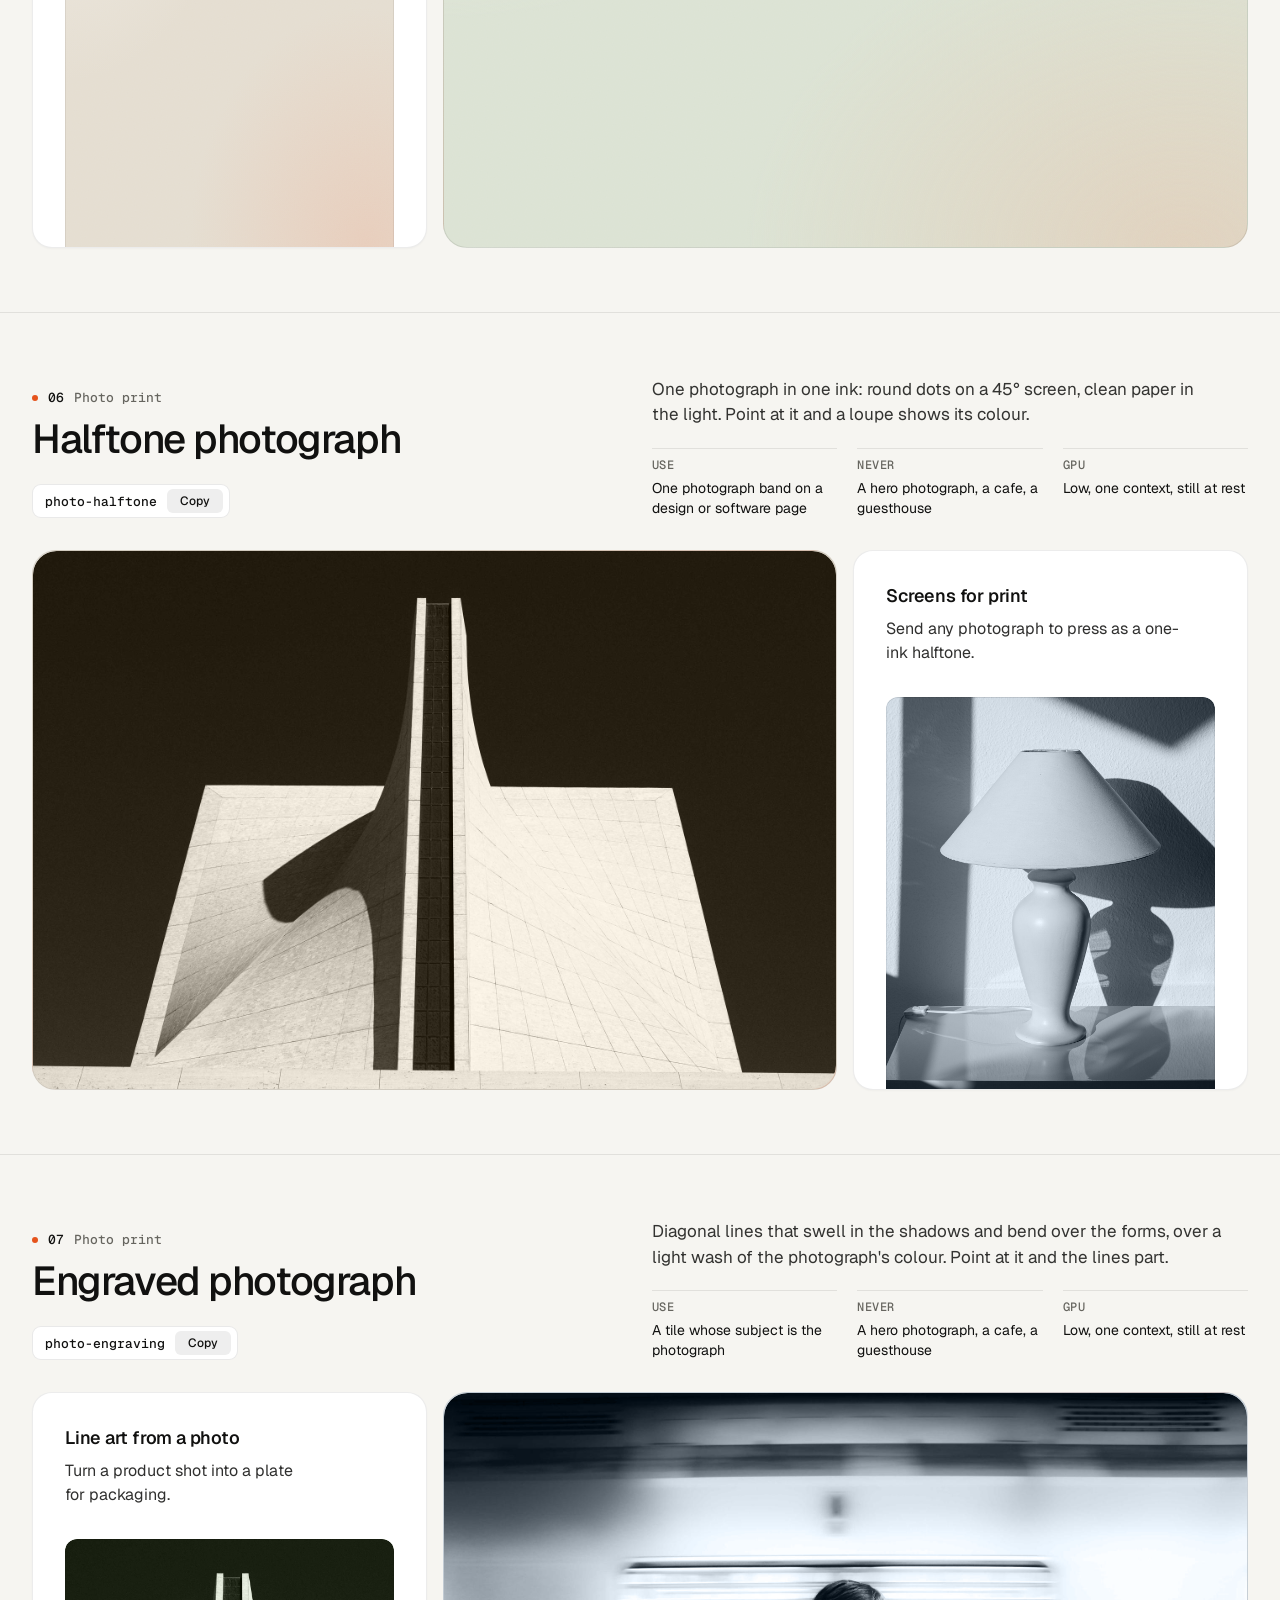
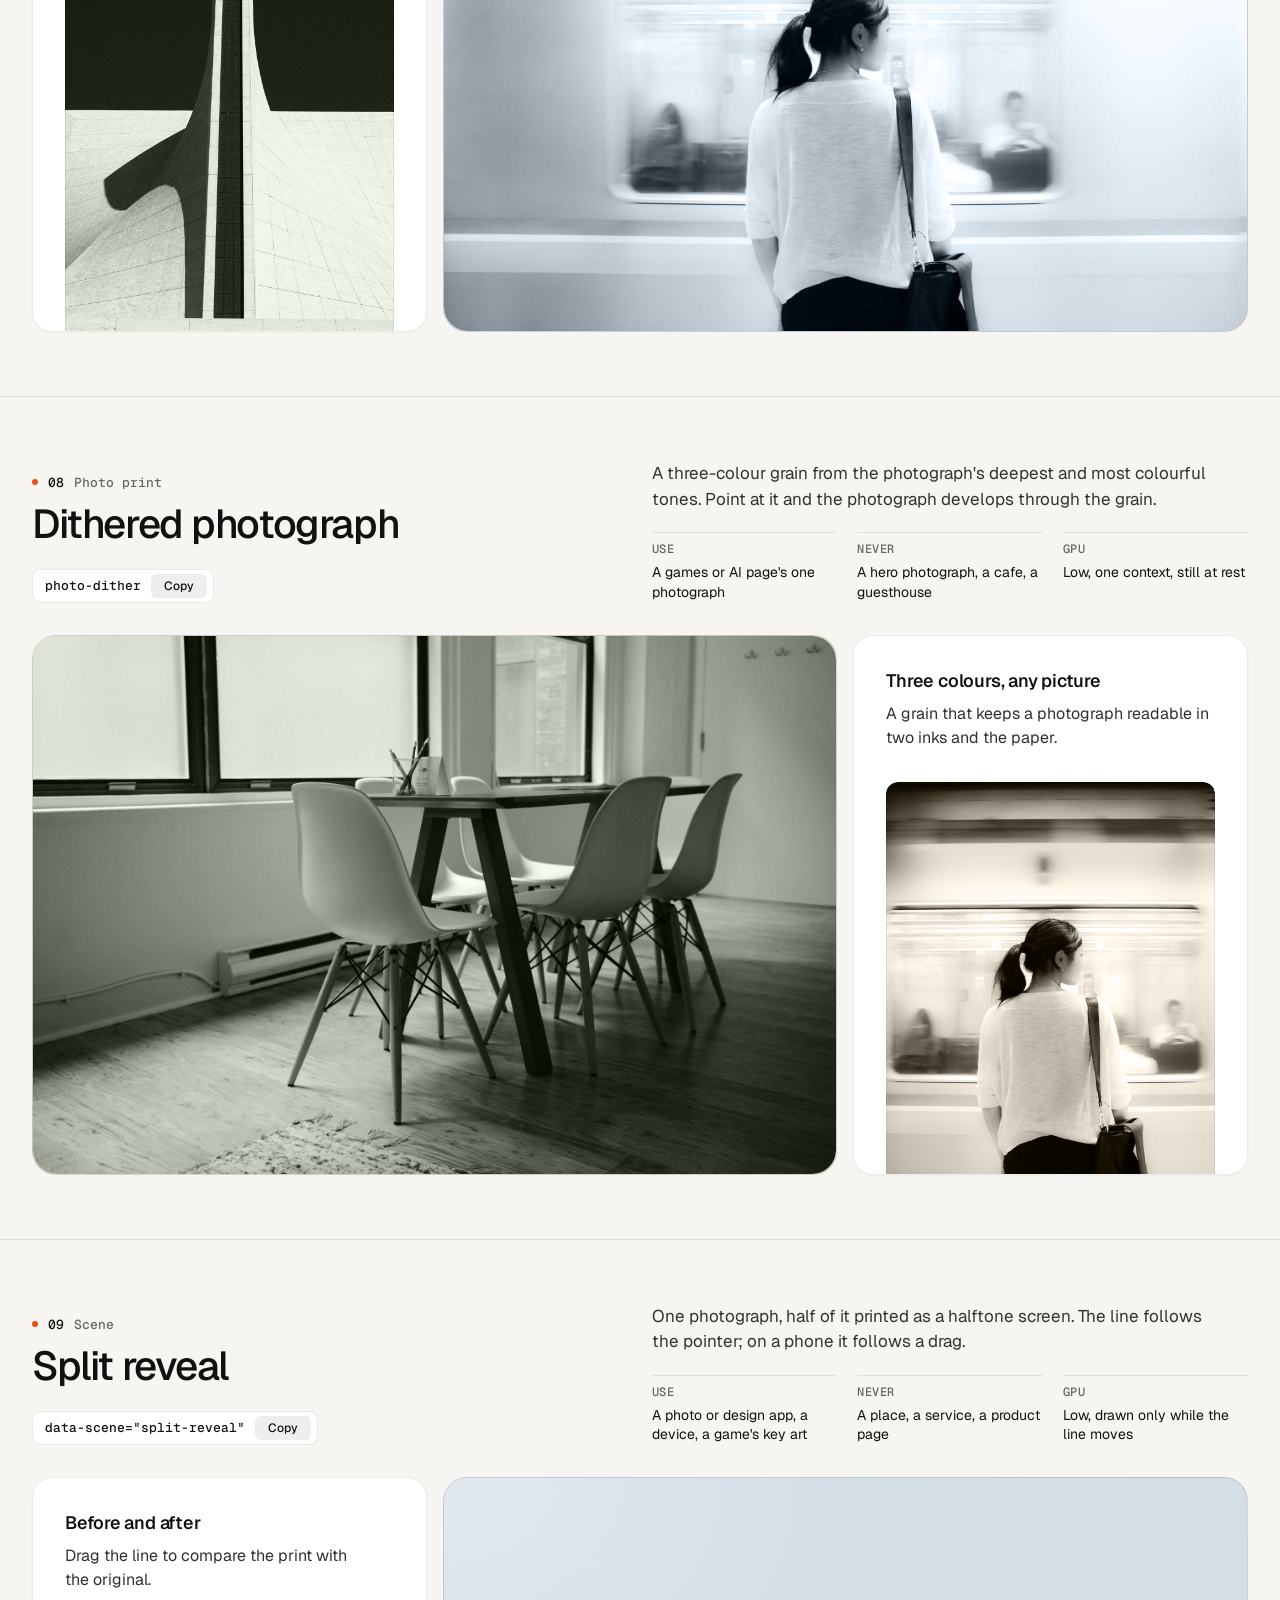
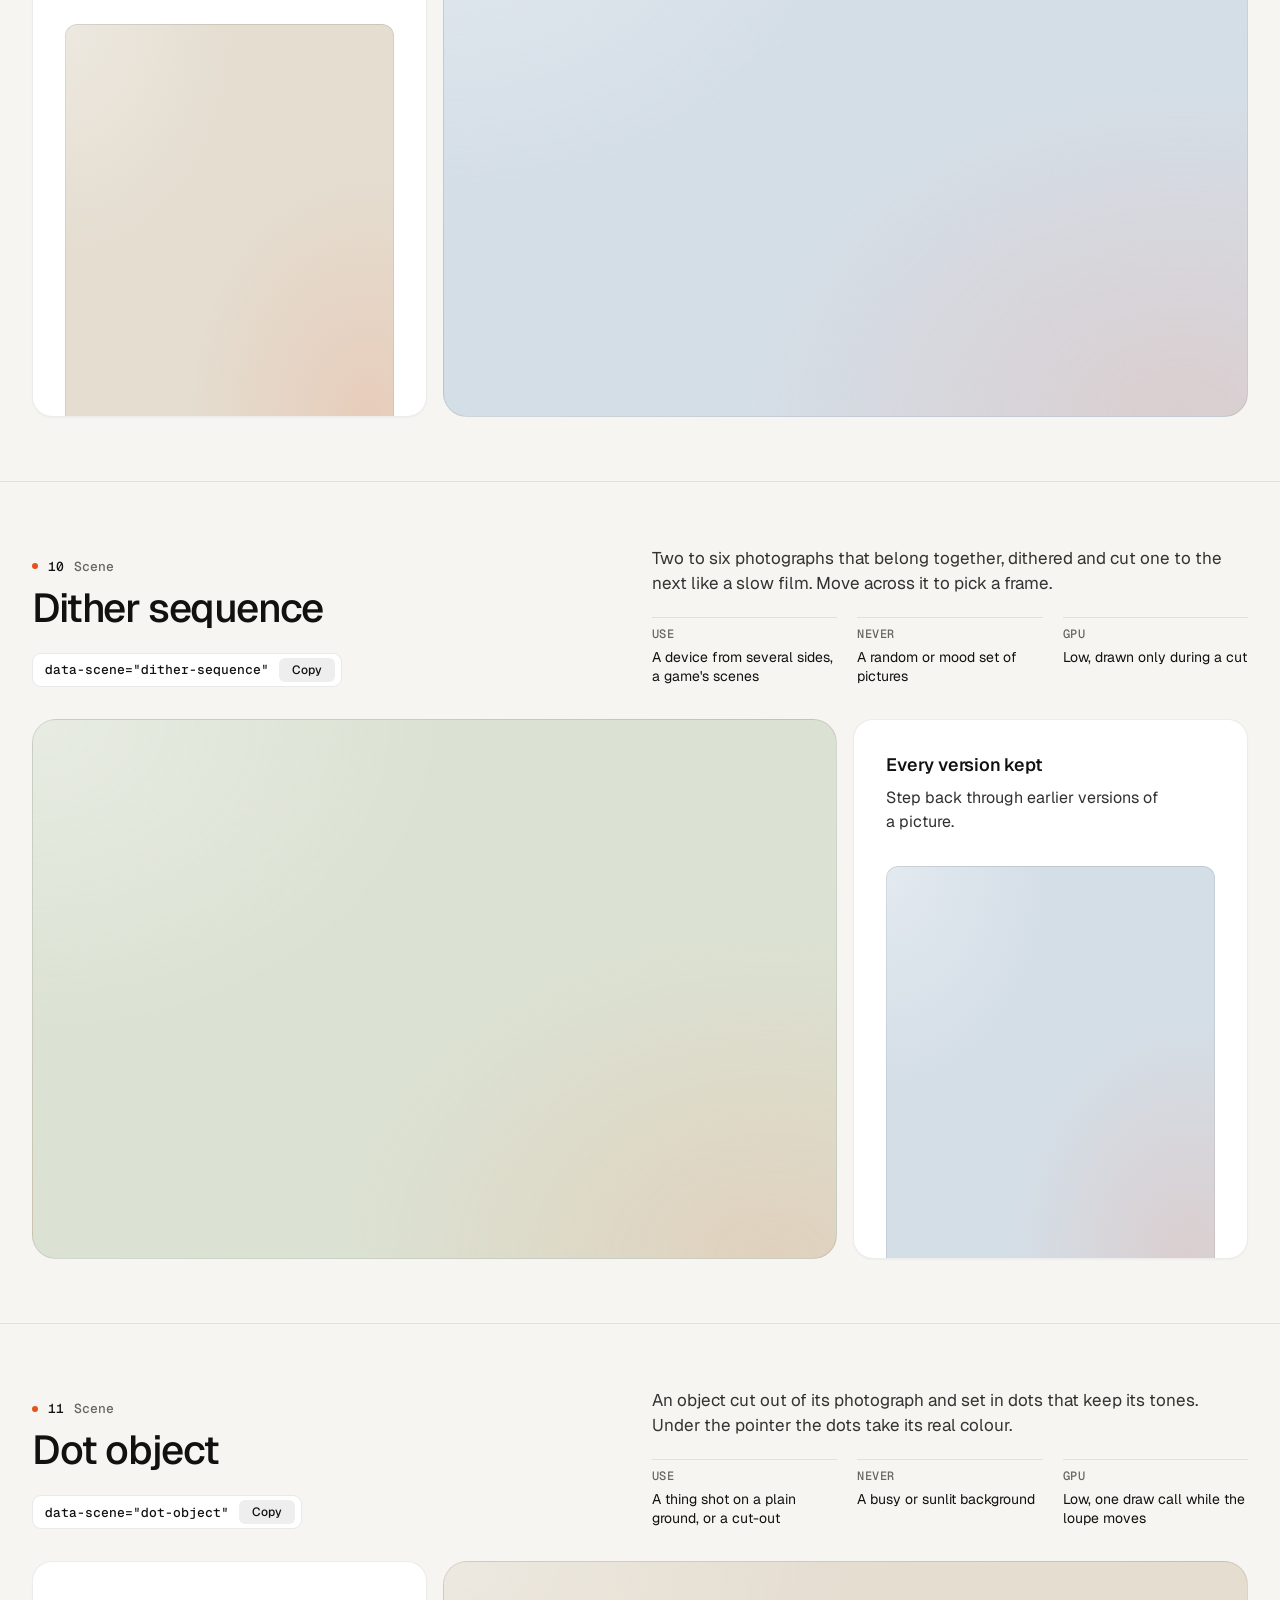
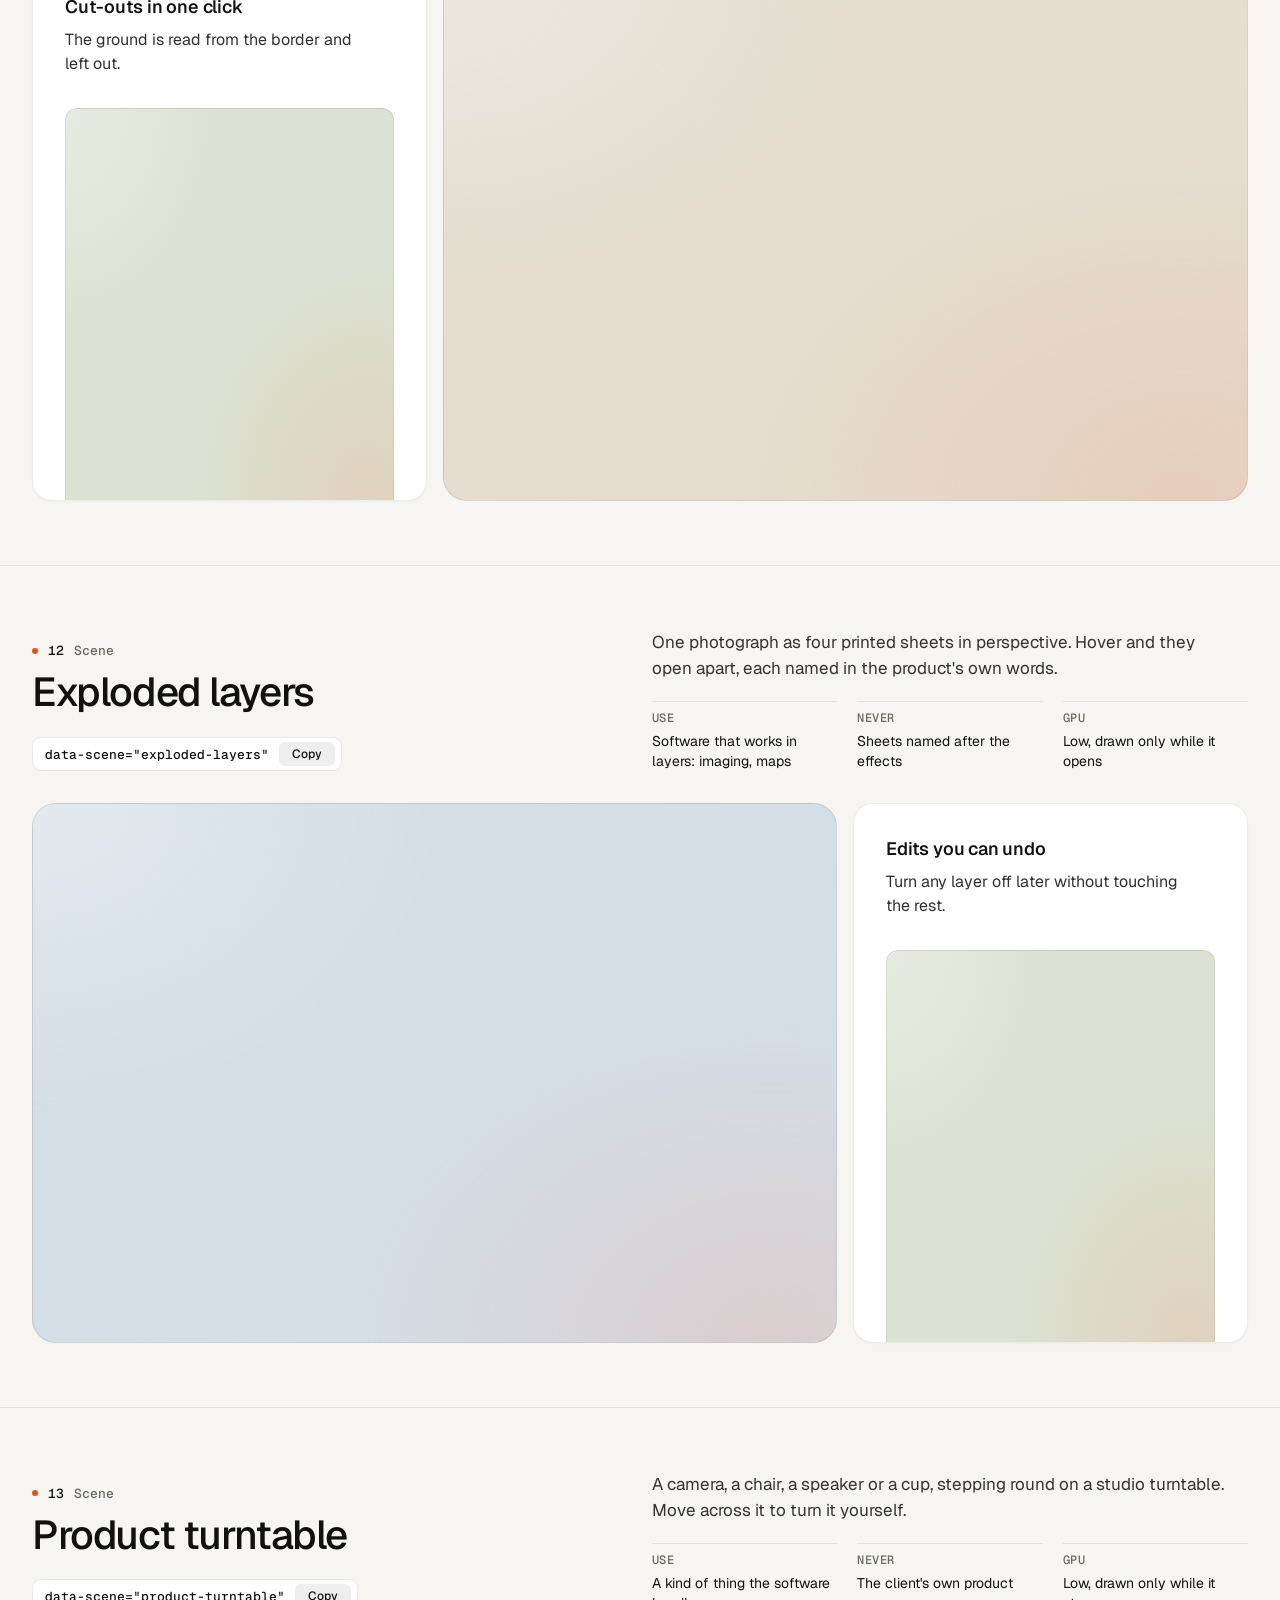
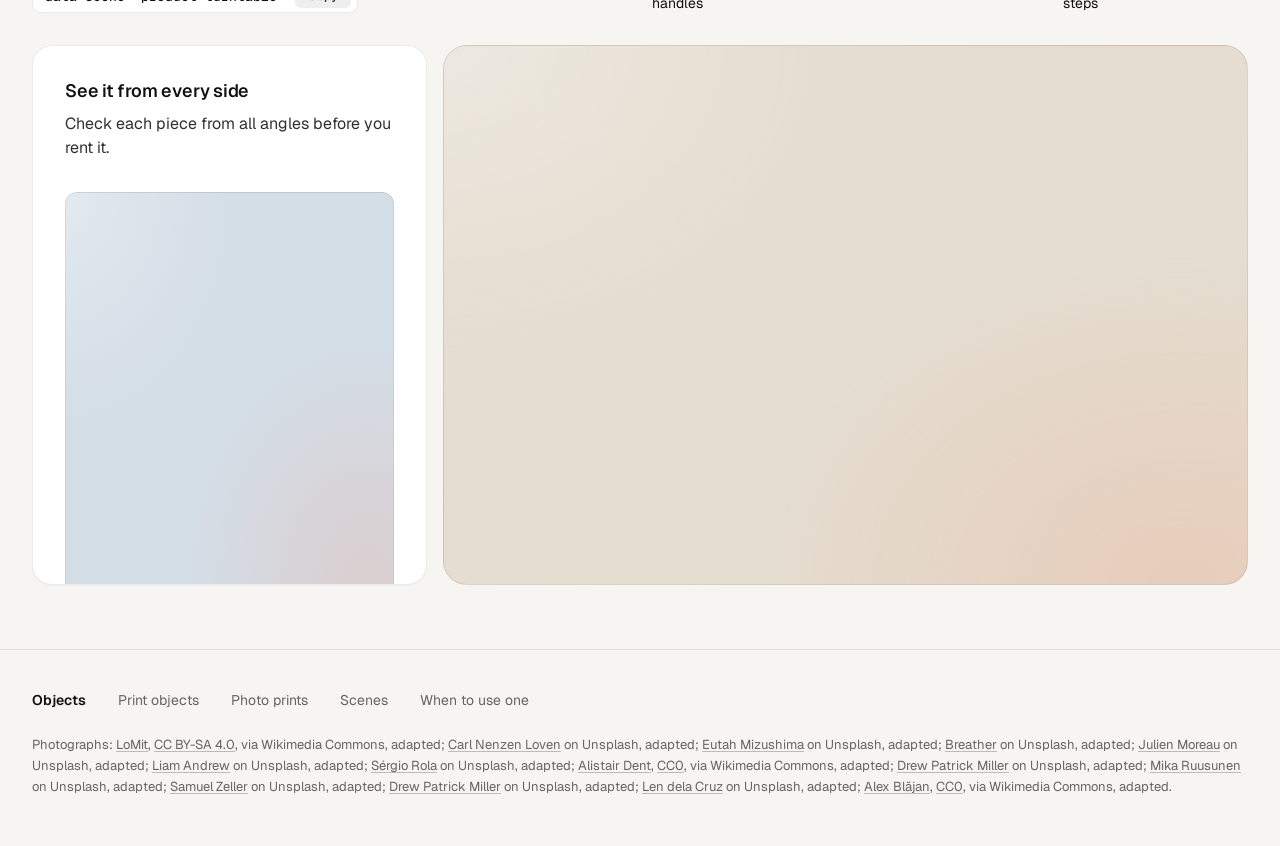
<file: v4/assets/objects/index.html>
<!doctype html>
<html lang="en" data-palette="paper">
<head>
<script>window.__tpGlMax = 16;   /* a gallery shows many live effects at once; a page of a site keeps the default 4 (fx.js) */</script>
<meta charset="utf-8">
<meta name="viewport" content="width=device-width, initial-scale=1">
<title>Objects</title>
<meta name="description" content="Thirteen objects for one strong moment a page: products drawn in code, photographs printed by a shader, scenes that answer the pointer.">
<link rel="icon" href="data:,">
<link rel="preconnect" href="https://fonts.googleapis.com">
<link rel="preconnect" href="https://fonts.gstatic.com" crossorigin>
<link href="https://fonts.googleapis.com/css2?family=Geist:wght@300..700&family=Geist+Mono:wght@400;500&display=swap" rel="stylesheet">
<link rel="stylesheet" href="../ui/base.css">
<link rel="stylesheet" href="../ui/cards.css">
<style>
  /* palettes: page tokens, four grounds (--g1 sand, --g2 sky, --g3 sage, --g4 deep) and the globe's sea */
  :root {
    --font-text: "Geist", system-ui, sans-serif; --font-mono: "Geist Mono", ui-monospace, monospace;
    --ease: cubic-bezier(.2, .7, .2, 1);
    --gutter: 32px; --max: 1312px;
  }
  [data-palette="paper"] { --bg: #f6f5f1; --card: #ffffff; --surface: #ffffff; --ink: #111110; --muted: #66655f; --accent: #e5531c; --accent-ink: #ffffff;
    --g1: #e4ddd0; --g2: #d4dee7; --g3: #dbe2d3; --g4: #1a2230; --sea: #2f6aa8; --line: rgb(17 17 16 / 0.09); }
  [data-palette="stone"] { --bg: #e6e5e1; --card: #f3f2ef; --surface: #f3f2ef; --ink: #1a1b1d; --muted: #5d5e62; --accent: #2456d6; --accent-ink: #ffffff;
    --g1: #d6d5d0; --g2: #c9d4df; --g3: #dad3c6; --g4: #1d2633; --sea: #2456d6; --line: rgb(26 27 29 / 0.1); }
  [data-palette="graphite"] { --bg: #0b0b0c; --card: #141416; --surface: #141416; --ink: #f2f2ef; --muted: #96979c; --accent: #ff7a3c; --accent-ink: #120c08;
    --g1: #1e1d1b; --g2: #17202a; --g3: #1b201b; --g4: #23262c; --sea: #4f9be0; --line: rgb(242 242 239 / 0.09); }
  [data-palette="night"] { --bg: #070b14; --card: #0e1420; --surface: #0e1420; --ink: #e9edf3; --muted: #8b94a4; --accent: #5ab9fc; --accent-ink: #07101a;
    --g1: #121a29; --g2: #0f2231; --g3: #16202b; --g4: #1b2536; --sea: #5ab9fc; --line: rgb(233 237 243 / 0.09); }

  * { box-sizing: border-box; }
  html { scroll-padding-top: 64px; }
  html, body { margin: 0; }
  body { font-family: var(--font-text); background: var(--bg); color: var(--ink); -webkit-font-smoothing: antialiased; font-size: 16px; line-height: 1.5;
    transition: background-color 320ms var(--ease), color 320ms var(--ease); }
  a { color: inherit; }
  .wrap { max-width: var(--max); margin: 0 auto; padding: 0 var(--gutter); }

  /* ------------------------------------------------ the bar */
  .bar { position: sticky; top: 0; z-index: 30; background: color-mix(in oklab, var(--bg) 84%, transparent); backdrop-filter: blur(16px) saturate(1.2); border-bottom: 1px solid var(--line); }
  .bar__in { height: 64px; display: flex; align-items: center; gap: 32px; }
  .brand { display: inline-flex; align-items: center; gap: 10px; font-weight: 600; font-size: 15px; letter-spacing: -0.01em; text-decoration: none; }
  .brand svg { width: 22px; height: 22px; }
  .brand svg .a { fill: var(--accent); transition: transform 420ms var(--ease); transform-origin: 11px 11px; }
  .brand:hover svg .a { transform: rotate(90deg); }
  .nav { display: flex; gap: 24px; font-size: 14px; }
  .nav a { position: relative; text-decoration: none; color: var(--muted); transition: color 180ms ease; padding: 6px 0; }
  .nav a::after { content: ""; position: absolute; left: 0; right: 0; bottom: 0; height: 1px; background: currentColor; transform: scaleX(0); transform-origin: left; transition: transform 260ms var(--ease); }
  .nav a:hover { color: var(--ink); }
  .nav a:hover::after { transform: scaleX(1); }
  .sp { flex: 1; }
  .swatches { display: flex; align-items: center; gap: 6px; padding: 4px; border-radius: 999px; border: 1px solid var(--line); background: var(--card); }
  .sw { position: relative; width: 26px; height: 26px; border-radius: 50%; border: 0; padding: 0; cursor: pointer; background: linear-gradient(135deg, var(--s-bg) 0 50%, var(--s-ac) 50% 100%);
    box-shadow: inset 0 0 0 1px rgb(0 0 0 / 0.12); transition: transform 200ms var(--ease); }
  .sw::after { content: ""; position: absolute; inset: -3px; border-radius: 50%; box-shadow: 0 0 0 1.5px var(--ink); opacity: 0; transform: scale(0.8); transition: opacity 200ms ease, transform 260ms var(--ease); }
  .sw:hover { transform: scale(1.08); }
  .sw:active { transform: scale(0.94); }
  .sw[aria-pressed="true"]::after { opacity: 1; transform: scale(1); }
  .sw:focus-visible { outline: 2px solid var(--ink); outline-offset: 3px; }
  .sw-label { font-size: 13px; color: var(--muted); min-width: 60px; text-align: right; }

  /* ------------------------------------------------ grounds: a soft lit mesh of the ground's own tone, a fine grain */
  .gr, .card > .panel.gr { --calm-k: 0%; background-color: var(--pg);
    background-image:
      radial-gradient(80% 90% at 92% 100%, color-mix(in oklab, var(--accent) 13%, var(--pg)), transparent 68%),
      radial-gradient(70% 80% at 0% 0%, color-mix(in oklab, var(--lift, #ffffff) var(--lift-k, 34%), var(--pg)), transparent 72%); }
  .gr.dk, [data-palette="graphite"] .gr, [data-palette="night"] .gr { --lift: #ffffff; --lift-k: 6%; }
  .grain { position: absolute; inset: 0; z-index: 0; pointer-events: none; opacity: .32; mix-blend-mode: soft-light; border-radius: inherit;
    background-image: url("data:image/svg+xml;utf8,<svg xmlns='http://www.w3.org/2000/svg' width='160' height='160'><filter id='n'><feTurbulence type='fractalNoise' baseFrequency='.85' numOctaves='2' stitchTiles='stitch'/><feColorMatrix values='0 0 0 0 .5  0 0 0 0 .5  0 0 0 0 .5  0 0 0 .9 0'/></filter><rect width='100%' height='100%' filter='url(%23n)'/></svg>"); }
  .slot { position: absolute; inset: 0; z-index: 1; border-radius: inherit; }
  .slot > .host { position: absolute; inset: 0; border-radius: inherit; overflow: hidden; }

  /* ------------------------------------------------ hero */
  .hero { min-height: calc(100svh - 64px); display: grid; align-items: center; padding: 56px 0; }
  .hero__grid { display: grid; grid-template-columns: repeat(12, minmax(0, 1fr)); gap: 24px; align-items: center; }
  .hero__copy { grid-column: 1 / span 5; }
  .hero h1 { margin: 0; font-size: clamp(44px, 3.4vw + 12px, 72px); line-height: 1.02; letter-spacing: -0.045em; font-weight: 520; text-wrap: balance; }
  .hero__lede { margin: 24px 0 0; font-size: 19px; line-height: 1.5; color: var(--muted); max-width: 40ch; text-wrap: pretty; }
  .index { margin: 40px 0 0; padding: 0; list-style: none; border-top: 1px solid var(--line); max-width: 460px; }
  .index a { display: grid; grid-template-columns: 1fr auto 20px; align-items: center; gap: 16px; padding: 14px 0; border-bottom: 1px solid var(--line); text-decoration: none; font-size: 16px; font-weight: 500; }
  .index a span { font: 500 13px/1 var(--font-mono); color: var(--muted); }
  .index a svg { width: 16px; height: 16px; transition: transform 260ms var(--ease); }
  .index a:hover svg { transform: translateX(4px); }
  .hero__pics { grid-column: 7 / span 6; display: grid; grid-template-columns: 1fr 1fr; gap: 16px; height: min(70svh, 660px); min-height: 440px; }
  .pic { position: relative; overflow: clip; border-radius: 20px; border: 1px solid var(--line); isolation: isolate; }
  .pic img { position: absolute; inset: 0; width: 100%; height: 100%; object-fit: cover; object-position: 50% 42%; display: block; }
  .pic--down { margin-top: 48px; }

  /* ------------------------------------------------ an object, one screen */
  .obj { min-height: calc(100svh - 64px); display: grid; align-content: center; padding: 64px 0; border-top: 1px solid var(--line); }
  .obj__head { display: grid; grid-template-columns: repeat(12, minmax(0, 1fr)); gap: 24px; align-items: end; margin-bottom: 32px; }
  .obj__title { grid-column: 1 / span 5; }
  .obj__n { margin: 0 0 14px; font: 500 13px/1 var(--font-mono); color: var(--muted); display: flex; gap: 10px; align-items: center; }
  .obj__n b { color: var(--ink); font-weight: 500; }
  .obj__n i { width: 6px; height: 6px; border-radius: 50%; background: var(--accent); display: inline-block; }
  .obj h2 { margin: 0; font-size: clamp(34px, 1.9vw + 16px, 52px); line-height: 1.04; letter-spacing: -0.035em; font-weight: 520; text-wrap: balance; }
  .obj__about { grid-column: 7 / span 6; }
  .obj__line { margin: 0; font-size: 17px; line-height: 1.5; color: color-mix(in oklab, var(--ink) 82%, var(--bg)); max-width: 52ch; text-wrap: pretty; }
  .facts { display: grid; grid-template-columns: repeat(3, minmax(0, 1fr)); gap: 20px; margin: 20px 0 0; }
  .facts div { border-top: 1px solid var(--line); padding-top: 10px; }
  .facts dt { font: 500 12px/1 var(--font-mono); color: var(--muted); text-transform: uppercase; letter-spacing: .04em; }
  .facts dd { margin: 8px 0 0; font-size: 14px; line-height: 1.4; }
  .copy { margin-top: 24px; display: inline-flex; align-items: center; gap: 10px; height: 34px; padding: 0 6px 0 12px; border-radius: 9px; border: 1px solid var(--line);
    background: var(--card); color: var(--ink); font: 500 13px/1 var(--font-mono); cursor: pointer; transition: border-color 180ms ease, transform 160ms var(--ease); }
  .copy:hover { border-color: color-mix(in oklab, var(--ink) 24%, transparent); }
  .copy:active { transform: scale(0.97); }
  .copy:focus-visible { outline: 2px solid var(--ink); outline-offset: 2px; }
  .copy em { font-style: normal; display: inline-grid; place-items: center; height: 24px; padding: 0 8px; border-radius: 6px; background: color-mix(in oklab, var(--ink) 7%, transparent); font-family: var(--font-text); font-size: 12px; overflow: hidden; }
  .copy em span { grid-area: 1 / 1; transition: transform 260ms var(--ease), opacity 200ms ease; }
  .copy em span + span { transform: translateY(110%); opacity: 0; }
  .copy.done em span:first-child { transform: translateY(-110%); opacity: 0; }
  .copy.done em span + span { transform: none; opacity: 1; }

  .duo { display: grid; grid-template-columns: repeat(12, minmax(0, 1fr)); gap: 16px; height: clamp(400px, calc(100svh - 360px), 600px); }
  .big { grid-column: 1 / span 8; position: relative; overflow: clip; isolation: isolate; border-radius: 24px; border: 1px solid var(--line); }
  .duo .card { grid-column: 9 / span 4; }
  .obj:nth-of-type(even) .big { grid-column: 5 / span 8; grid-row: 1; }
  .obj:nth-of-type(even) .duo .card { grid-column: 1 / span 4; grid-row: 1; }
  .duo .card > .panel { flex: 1 1 auto; min-height: 0; }

  /* ------------------------------------------------ footer */
  .foot { border-top: 1px solid var(--line); padding: 40px 0 48px; font-size: 14px; color: var(--muted); }
  .foot__row { display: flex; flex-wrap: wrap; gap: 12px 32px; align-items: baseline; }
  .foot__row b { color: var(--ink); font-weight: 600; }
  .foot__row a { text-decoration: none; }
  .foot__row a:hover { color: var(--ink); }
  .credits { margin: 24px 0 0; font-size: 13px; line-height: 1.6; color: var(--muted); }
  .credits a { text-decoration: underline; text-decoration-color: color-mix(in oklab, currentColor 40%, transparent); text-underline-offset: 2px; }

  @media (max-width: 1023px) {
    .hero__copy, .hero__pics { grid-column: 1 / -1; }
    .hero__pics { height: auto; min-height: 0; }
    .pic { aspect-ratio: 3 / 4; }
    .obj__title, .obj__about { grid-column: 1 / -1; }
    .duo { height: auto; grid-template-columns: minmax(0, 1fr); }
    .big, .duo .card, .obj:nth-of-type(even) .big, .obj:nth-of-type(even) .duo .card { grid-column: 1 / -1; grid-row: auto; }
    .big { aspect-ratio: 4 / 3; }
    .duo .card > .panel { flex: none; height: 320px; }
  }
  @media (max-width: 760px) {
    :root { --gutter: 16px; }
    .nav, .sw-label { display: none; }
    .hero { padding: 32px 0 40px; }
    .hero__lede { font-size: 17px; }
    .hero__pics { gap: 10px; }
    .pic { border-radius: 16px; }
    .pic--down { margin-top: 28px; }
    .obj { padding: 72px 0; min-height: 0; }
    .obj .wrap { display: flex; flex-direction: column; }
    .obj__head, .obj__about { display: contents; }
    .obj__title { order: 1; margin-bottom: 16px; }
    .obj__line { order: 2; margin-bottom: 28px; }
    .duo { order: 3; }
    .facts { order: 4; margin-top: 28px; }
    .copy, .index { display: none; }
    .facts { grid-template-columns: minmax(0, 1fr); gap: 0; }
    .facts div { display: grid; grid-template-columns: 96px 1fr; gap: 12px; padding: 10px 0; }
    .facts dd { margin: 0; }
    .big { aspect-ratio: 4 / 5; border-radius: 18px; }
    .duo .card > .panel { height: 300px; }
  }
  @media (prefers-reduced-motion: reduce) { *, *::before, *::after { transition-duration: 0ms !important; } }
</style>
</head>
<body>
<header class="bar">
  <div class="wrap bar__in">
    <a class="brand" href="#top" aria-label="Objects, back to the top">
      <svg viewBox="0 0 22 22" aria-hidden="true"><rect x="1" y="1" width="20" height="20" rx="6" fill="currentColor"/><rect class="a" x="7" y="7" width="8" height="8" rx="2"/></svg>
      Objects
    </a>
    <nav class="nav" aria-label="Families">
      <a href="#print-cup">Print objects</a>
      <a href="#photo-halftone">Photo prints</a>
      <a href="#split-reveal">Scenes</a>
    </nav>
    <span class="sp"></span>
    <span class="sw-label" id="sw-label">Paper</span>
    <div class="swatches" role="group" aria-label="Palette">
      <button type="button" class="sw" data-pal="paper" aria-label="Paper" aria-pressed="true" style="--s-bg:#f6f5f1;--s-ac:#e5531c"></button>
      <button type="button" class="sw" data-pal="stone" aria-label="Stone" aria-pressed="false" style="--s-bg:#e6e5e1;--s-ac:#2456d6"></button>
      <button type="button" class="sw" data-pal="graphite" aria-label="Graphite" aria-pressed="false" style="--s-bg:#141416;--s-ac:#ff7a3c"></button>
      <button type="button" class="sw" data-pal="night" aria-label="Night" aria-pressed="false" style="--s-bg:#0e1420;--s-ac:#5ab9fc"></button>
    </div>
  </div>
</header>

<main id="top">
  <section class="hero">
    <div class="wrap hero__grid">
      <div class="hero__copy">
        <h1>Objects for one strong moment a page.</h1>
        <p class="hero__lede">Products drawn in code, photographs printed by a shader, and scenes that answer the pointer. A photograph leads where there is one. An object leads where there is none.</p>
        <ul class="index">
          <li><a href="#print-cup">Print objects <span>05</span><svg viewBox="0 0 16 16" fill="none" stroke="currentColor" stroke-width="1.5" aria-hidden="true"><path d="M3 8h10M9 4l4 4-4 4"/></svg></a></li>
          <li><a href="#photo-halftone">Photo prints <span>03</span><svg viewBox="0 0 16 16" fill="none" stroke="currentColor" stroke-width="1.5" aria-hidden="true"><path d="M3 8h10M9 4l4 4-4 4"/></svg></a></li>
          <li><a href="#split-reveal">Scenes <span>05</span><svg viewBox="0 0 16 16" fill="none" stroke="currentColor" stroke-width="1.5" aria-hidden="true"><path d="M3 8h10M9 4l4 4-4 4"/></svg></a></li>
        </ul>
      </div>
      <div class="hero__pics">
        <div class="pic"><img src="photo-kit/photos/lamp.jpg" width="1280" height="1757" alt="Cream ceramic table lamp on a glossy side table in low sun" decoding="async"></div>
        <article class="pic pic--down gr" style="--pg: var(--g1)" aria-label="A balanced-arm desk lamp">
          <div class="grain"></div>
          <div class="slot" data-slot='{"kind":"print","id":"print-lamp","place":"card","ground":"g1","params":{"size":1.06,"x":-0.08,"y":-0.2}}'></div>
        </article>
      </div>
    </div>
  </section>

  <!-- ===================================================== print objects -->
  <section class="obj" id="print-cup">
    <div class="wrap">
      <div class="obj__head">
        <div class="obj__title"><p class="obj__n"><i></i><b>01</b> Print object</p><h2>Cup and saucer</h2>
          <button type="button" class="copy" data-copy='<div data-print="print-cup" data-print-place="card"></div>'>data-print="print-cup"<em><span>Copy</span><span>Copied</span></em></button></div>
        <div class="obj__about">
          <p class="obj__line">A porcelain cup of coffee on its saucer, the glaze in your accent. Click it to stir.</p>
          <dl class="facts"><div><dt>Leads</dt><dd>A tableware maker with no photographs</dd></div><div><dt>As a print</dt><dd>A software card about a morning</dd></div><div><dt>GPU</dt><dd>High while it turns, one frame at rest</dd></div></dl>
        </div>
      </div>
      <div class="duo">
        <article class="big gr" style="--pg: var(--g1)"><div class="grain"></div>
          <div class="slot" data-slot='{"kind":"print","id":"print-cup","place":"hero","ground":"g1","params":{"size":0.96,"x":0.16,"y":-0.04}}'></div></article>
        <article class="card"><h3>Morning digest</h3><p>One email at 8:00 with everything that changed overnight.</p>
          <div class="panel gr" style="--pg: var(--g2)"><div class="grain"></div>
            <div class="slot" data-slot='{"kind":"print","id":"print-cup","place":"card","ground":"g2","params":{"effect":"halftone","turn":0}}'></div></div></article>
      </div>
    </div>
  </section>

  <section class="obj" id="print-wheel">
    <div class="wrap">
      <div class="obj__head">
        <div class="obj__title"><p class="obj__n"><i></i><b>02</b> Print object</p><h2>Bicycle wheel</h2>
          <button type="button" class="copy" data-copy='<div data-print="print-wheel" data-print-place="card"></div>'>data-print="print-wheel"<em><span>Copy</span><span>Copied</span></em></button></div>
        <div class="obj__about">
          <p class="obj__line">A road wheel with a tan-wall tyre, an alloy rim and 24 spokes, the hub in your accent. Click it to spin it up.</p>
          <dl class="facts"><div><dt>Leads</dt><dd>A maker of wheels or hubs, never a whole bike</dd></div><div><dt>As a print</dt><dd>A card about speed or a mechanism</dd></div><div><dt>GPU</dt><dd>High while it turns, one frame at rest</dd></div></dl>
        </div>
      </div>
      <div class="duo">
        <article class="big gr" style="--pg: var(--g2)"><div class="grain"></div>
          <div class="slot" data-slot='{"kind":"print","id":"print-wheel","place":"card","ground":"g2","params":{"size":1.34,"x":-0.08,"y":-0.3}}'></div></article>
        <article class="card"><h3>Background sync</h3><p>Runs every five minutes, whether the app is open or not.</p>
          <div class="panel gr" style="--pg: var(--g3)"><div class="grain"></div>
            <div class="slot" data-slot='{"kind":"print","id":"print-wheel","place":"card","ground":"g3","params":{"effect":"halftone","turn":0}}'></div></div></article>
      </div>
    </div>
  </section>

  <section class="obj" id="print-lamp">
    <div class="wrap">
      <div class="obj__head">
        <div class="obj__title"><p class="obj__n"><i></i><b>03</b> Print object</p><h2>Desk lamp</h2>
          <button type="button" class="copy" data-copy='<div data-print="print-lamp" data-print-place="card"></div>'>data-print="print-lamp"<em><span>Copy</span><span>Copied</span></em></button></div>
        <div class="obj__about">
          <p class="obj__line">A balanced-arm desk lamp on chrome springs, the base and shade enamelled in your accent. Click it to switch it on.</p>
          <dl class="facts"><div><dt>Leads</dt><dd>A lighting maker with no photographs</dd></div><div><dt>As a print</dt><dd>A card about focus or working late</dd></div><div><dt>GPU</dt><dd>High while it moves, one frame at rest</dd></div></dl>
        </div>
      </div>
      <div class="duo">
        <article class="big gr" style="--pg: var(--g3)"><div class="grain"></div>
          <div class="slot" data-slot='{"kind":"print","id":"print-lamp","place":"hero","ground":"g3","params":{"size":0.98,"x":0.14,"y":-0.06,"angle":-24}}'></div></article>
        <article class="card"><h3>Focus mode</h3><p>Alerts wait until you switch it off.</p>
          <div class="panel gr dk" style="--pg: var(--g4)"><div class="grain"></div>
            <div class="slot" data-slot='{"kind":"print","id":"print-lamp","place":"card","ground":"g4","params":{"effect":"dither","step":1,"turn":0}}' aria-label="A desk lamp, switched on"></div></div></article>
      </div>
    </div>
  </section>

  <section class="obj" id="print-globe">
    <div class="wrap">
      <div class="obj__head">
        <div class="obj__title"><p class="obj__n"><i></i><b>04</b> Print object</p><h2>Desk globe</h2>
          <button type="button" class="copy" data-copy='<div data-print="print-globe" data-print-place="card" data-print-params=&apos;{"effect":"engrave"}&apos;></div>'>data-print="print-globe"<em><span>Copy</span><span>Copied</span></em></button></div>
        <div class="obj__about">
          <p class="obj__line">A desk globe with the real coastlines, a brass meridian and a walnut stand. Its sea takes a blue or teal accent. Click it to spin.</p>
          <dl class="facts"><div><dt>Leads</dt><dd>A maker of globes or maps</dd></div><div><dt>As a print</dt><dd>A card about regions or shipping</dd></div><div><dt>GPU</dt><dd>High while it turns, one frame at rest</dd></div></dl>
        </div>
      </div>
      <div class="duo">
        <article class="big gr" style="--pg: var(--g2)"><div class="grain"></div>
          <div class="slot" data-slot='{"kind":"print","id":"print-globe","place":"card","ground":"g2","sea":true,"params":{"size":1.3,"x":-0.1,"y":-0.3}}'></div></article>
        <article class="card"><h3>14 regions</h3><p>Pick where your data lives. Move it later in two clicks.</p>
          <div class="panel gr dk" style="--pg: var(--g4)"><div class="grain"></div>
            <div class="slot" data-slot='{"kind":"print","id":"print-globe","place":"card","ground":"g4","sea":true,"params":{"effect":"engrave","turn":0}}'></div></div></article>
      </div>
    </div>
  </section>

  <section class="obj" id="print-cards">
    <div class="wrap">
      <div class="obj__head">
        <div class="obj__title"><p class="obj__n"><i></i><b>05</b> Print object</p><h2>Playing cards</h2>
          <button type="button" class="copy" data-copy='<div data-print="print-cards" data-print-place="card"></div>'>data-print="print-cards"<em><span>Copy</span><span>Copied</span></em></button></div>
        <div class="obj__about">
          <p class="obj__line">A stack of playing cards, the ace of diamonds face up and the backs in your accent. Click to fan them out.</p>
          <dl class="facts"><div><dt>Leads</dt><dd>A maker of card or board games</dd></div><div><dt>As a print</dt><dd>A games card about a hand or a deal</dd></div><div><dt>GPU</dt><dd>High while it moves, one frame at rest</dd></div></dl>
        </div>
      </div>
      <div class="duo">
        <article class="big gr" style="--pg: var(--g3)"><div class="grain"></div>
          <div class="slot" data-slot='{"kind":"print","id":"print-cards","place":"hero","ground":"g3","params":{"size":0.98,"x":0.16,"y":-0.04}}'></div></article>
        <article class="card"><h3>Fair draws</h3><p>Every shuffle is logged, so any player can check a deal.</p>
          <div class="panel gr" style="--pg: var(--g1)"><div class="grain"></div>
            <div class="slot" data-slot='{"kind":"print","id":"print-cards","place":"card","ground":"g1","params":{"effect":"halftone","turn":0}}'></div></div></article>
      </div>
    </div>
  </section>

  <!-- ===================================================== photo prints -->
  <section class="obj" id="photo-halftone">
    <div class="wrap">
      <div class="obj__head">
        <div class="obj__title"><p class="obj__n"><i></i><b>06</b> Photo print</p><h2>Halftone photograph</h2>
          <button type="button" class="copy" data-copy="import print from './assets/objects/photo-halftone/object.js'; print.mount(frame, { palette: fx.readPalette(frame) });">photo-halftone<em><span>Copy</span><span>Copied</span></em></button></div>
        <div class="obj__about">
          <p class="obj__line">One photograph in one ink: round dots on a 45° screen, clean paper in the light. Point at it and a loupe shows its colour.</p>
          <dl class="facts"><div><dt>Use</dt><dd>One photograph band on a design or software page</dd></div><div><dt>Never</dt><dd>A hero photograph, a cafe, a guesthouse</dd></div><div><dt>GPU</dt><dd>Low, one context, still at rest</dd></div></dl>
        </div>
      </div>
      <div class="duo">
        <article class="big gr" style="--pg: var(--g1)">
          <div class="slot" data-slot='{"kind":"photo","id":"photo-halftone","ground":"g1","photo":"concrete"}'></div></article>
        <article class="card"><h3>Screens for print</h3><p>Send any photograph to press as a one-ink halftone.</p>
          <div class="panel gr" style="--pg: var(--g2)">
            <div class="slot" data-slot='{"kind":"photo","id":"photo-halftone","ground":"g2","photo":"lamp","params":{"tint":1}}'></div></div></article>
      </div>
    </div>
  </section>

  <section class="obj" id="photo-engraving">
    <div class="wrap">
      <div class="obj__head">
        <div class="obj__title"><p class="obj__n"><i></i><b>07</b> Photo print</p><h2>Engraved photograph</h2>
          <button type="button" class="copy" data-copy="import print from './assets/objects/photo-engraving/object.js'; print.mount(frame, { palette: fx.readPalette(frame) });">photo-engraving<em><span>Copy</span><span>Copied</span></em></button></div>
        <div class="obj__about">
          <p class="obj__line">Diagonal lines that swell in the shadows and bend over the forms, over a light wash of the photograph's colour. Point at it and the lines part.</p>
          <dl class="facts"><div><dt>Use</dt><dd>A tile whose subject is the photograph</dd></div><div><dt>Never</dt><dd>A hero photograph, a cafe, a guesthouse</dd></div><div><dt>GPU</dt><dd>Low, one context, still at rest</dd></div></dl>
        </div>
      </div>
      <div class="duo">
        <article class="big gr" style="--pg: var(--g2)">
          <div class="slot" data-slot='{"kind":"photo","id":"photo-engraving","ground":"g2","photo":"platform","photoDark":"concrete"}'></div></article>
        <article class="card"><h3>Line art from a photo</h3><p>Turn a product shot into a plate for packaging.</p>
          <div class="panel gr" style="--pg: var(--g3)">
            <div class="slot" data-slot='{"kind":"photo","id":"photo-engraving","ground":"g3","photo":"concrete","photoDark":"room"}'></div></div></article>
      </div>
    </div>
  </section>

  <section class="obj" id="photo-dither">
    <div class="wrap">
      <div class="obj__head">
        <div class="obj__title"><p class="obj__n"><i></i><b>08</b> Photo print</p><h2>Dithered photograph</h2>
          <button type="button" class="copy" data-copy="import print from './assets/objects/photo-dither/object.js'; print.mount(frame, { palette: fx.readPalette(frame) });">photo-dither<em><span>Copy</span><span>Copied</span></em></button></div>
        <div class="obj__about">
          <p class="obj__line">A three-colour grain from the photograph's deepest and most colourful tones. Point at it and the photograph develops through the grain.</p>
          <dl class="facts"><div><dt>Use</dt><dd>A games or AI page's one photograph</dd></div><div><dt>Never</dt><dd>A hero photograph, a cafe, a guesthouse</dd></div><div><dt>GPU</dt><dd>Low, one context, still at rest</dd></div></dl>
        </div>
      </div>
      <div class="duo">
        <article class="big gr" style="--pg: var(--g3)">
          <div class="slot" data-slot='{"kind":"photo","id":"photo-dither","ground":"g3","photo":"room"}'></div></article>
        <article class="card"><h3>Three colours, any picture</h3><p>A grain that keeps a photograph readable in two inks and the paper.</p>
          <div class="panel gr" style="--pg: var(--g1)">
            <div class="slot" data-slot='{"kind":"photo","id":"photo-dither","ground":"g1","photo":"platform"}'></div></div></article>
      </div>
    </div>
  </section>

  <!-- ===================================================== scenes -->
  <section class="obj" id="split-reveal">
    <div class="wrap">
      <div class="obj__head">
        <div class="obj__title"><p class="obj__n"><i></i><b>09</b> Scene</p><h2>Split reveal</h2>
          <button type="button" class="copy" data-copy='<div data-scene="split-reveal" data-scene-src="assets/img/photo.jpg"></div>'>data-scene="split-reveal"<em><span>Copy</span><span>Copied</span></em></button></div>
        <div class="obj__about">
          <p class="obj__line">One photograph, half of it printed as a halftone screen. The line follows the pointer; on a phone it follows a drag.</p>
          <dl class="facts"><div><dt>Use</dt><dd>A photo or design app, a device, a game's key art</dd></div><div><dt>Never</dt><dd>A place, a service, a product page</dd></div><div><dt>GPU</dt><dd>Low, drawn only while the line moves</dd></div></dl>
        </div>
      </div>
      <div class="duo">
        <article class="big gr" style="--pg: var(--g2)">
          <div class="slot" data-slot='{"kind":"scene","id":"split-reveal","ground":"g2","src":"default"}'></div></article>
        <article class="card"><h3>Before and after</h3><p>Drag the line to compare the print with the original.</p>
          <div class="panel gr" style="--pg: var(--g1)">
            <div class="slot" data-slot='{"kind":"scene","id":"split-reveal","ground":"g1","src":"roof","params":{"side":"right","split":0.42}}'></div></div></article>
      </div>
    </div>
  </section>

  <section class="obj" id="dither-sequence">
    <div class="wrap">
      <div class="obj__head">
        <div class="obj__title"><p class="obj__n"><i></i><b>10</b> Scene</p><h2>Dither sequence</h2>
          <button type="button" class="copy" data-copy='<div data-scene="dither-sequence" data-scene-src=&apos;[{"src":"a.jpg"},{"src":"b.jpg"}]&apos;></div>'>data-scene="dither-sequence"<em><span>Copy</span><span>Copied</span></em></button></div>
        <div class="obj__about">
          <p class="obj__line">Two to six photographs that belong together, dithered and cut one to the next like a slow film. Move across it to pick a frame.</p>
          <dl class="facts"><div><dt>Use</dt><dd>A device from several sides, a game's scenes</dd></div><div><dt>Never</dt><dd>A random or mood set of pictures</dd></div><div><dt>GPU</dt><dd>Low, drawn only during a cut</dd></div></dl>
        </div>
      </div>
      <div class="duo">
        <article class="big gr" style="--pg: var(--g3)">
          <div class="slot" data-slot='{"kind":"scene","id":"dither-sequence","ground":"g3","src":"default"}'></div></article>
        <article class="card"><h3>Every version kept</h3><p>Step back through earlier versions of a picture.</p>
          <div class="panel gr" style="--pg: var(--g2)">
            <div class="slot" data-slot='{"kind":"scene","id":"dither-sequence","ground":"g2","src":"spirals","params":{"fit":"contain","autoplay":0}}'></div></div></article>
      </div>
    </div>
  </section>

  <section class="obj" id="dot-object">
    <div class="wrap">
      <div class="obj__head">
        <div class="obj__title"><p class="obj__n"><i></i><b>11</b> Scene</p><h2>Dot object</h2>
          <button type="button" class="copy" data-copy='<div data-scene="dot-object" data-scene-src="assets/img/object-on-white.jpg"></div>'>data-scene="dot-object"<em><span>Copy</span><span>Copied</span></em></button></div>
        <div class="obj__about">
          <p class="obj__line">An object cut out of its photograph and set in dots that keep its tones. Under the pointer the dots take its real colour.</p>
          <dl class="facts"><div><dt>Use</dt><dd>A thing shot on a plain ground, or a cut-out</dd></div><div><dt>Never</dt><dd>A busy or sunlit background</dd></div><div><dt>GPU</dt><dd>Low, one draw call while the loupe moves</dd></div></dl>
        </div>
      </div>
      <div class="duo">
        <article class="big gr" style="--pg: var(--g1)">
          <div class="slot" data-slot='{"kind":"scene","id":"dot-object","ground":"g1","src":"default"}'></div></article>
        <article class="card"><h3>Cut-outs in one click</h3><p>The ground is read from the border and left out.</p>
          <div class="panel gr" style="--pg: var(--g3)">
            <div class="slot" data-slot='{"kind":"scene","id":"dot-object","ground":"g3","src":"dahlia"}'></div></div></article>
      </div>
    </div>
  </section>

  <section class="obj" id="exploded-layers">
    <div class="wrap">
      <div class="obj__head">
        <div class="obj__title"><p class="obj__n"><i></i><b>12</b> Scene</p><h2>Exploded layers</h2>
          <button type="button" class="copy" data-copy='<div data-scene="exploded-layers" data-scene-src="assets/img/photo.jpg" data-scene-params=&apos;{"names":["Photo","Colour","Light","Depth"]}&apos;></div>'>data-scene="exploded-layers"<em><span>Copy</span><span>Copied</span></em></button></div>
        <div class="obj__about">
          <p class="obj__line">One photograph as four printed sheets in perspective. Hover and they open apart, each named in the product's own words.</p>
          <dl class="facts"><div><dt>Use</dt><dd>Software that works in layers: imaging, maps</dd></div><div><dt>Never</dt><dd>Sheets named after the effects</dd></div><div><dt>GPU</dt><dd>Low, drawn only while it opens</dd></div></dl>
        </div>
      </div>
      <div class="duo">
        <article class="big gr" style="--pg: var(--g2)">
          <div class="slot" data-slot='{"kind":"scene","id":"exploded-layers","ground":"g2","src":"default","params":{"names":["Photo","Colour","Light","Depth"]}}'></div></article>
        <article class="card"><h3>Edits you can undo</h3><p>Turn any layer off later without touching the rest.</p>
          <div class="panel gr" style="--pg: var(--g3)">
            <div class="slot" data-slot='{"kind":"scene","id":"exploded-layers","ground":"g3","src":"lattice"}'></div></div></article>
      </div>
    </div>
  </section>

  <section class="obj" id="product-turntable">
    <div class="wrap">
      <div class="obj__head">
        <div class="obj__title"><p class="obj__n"><i></i><b>13</b> Scene</p><h2>Product turntable</h2>
          <button type="button" class="copy" data-copy='<div data-scene="product-turntable" data-scene-params=&apos;{"form":"chair"}&apos;></div>'>data-scene="product-turntable"<em><span>Copy</span><span>Copied</span></em></button></div>
        <div class="obj__about">
          <p class="obj__line">A camera, a chair, a speaker or a cup, stepping round on a studio turntable. Move across it to turn it yourself.</p>
          <dl class="facts"><div><dt>Use</dt><dd>A kind of thing the software handles</dd></div><div><dt>Never</dt><dd>The client's own product</dd></div><div><dt>GPU</dt><dd>Low, drawn only while it steps</dd></div></dl>
        </div>
      </div>
      <div class="duo">
        <article class="big gr" style="--pg: var(--g1)">
          <div class="slot" data-slot='{"kind":"scene","id":"product-turntable","ground":"g1","params":{"form":"camera"}}' aria-label="A camera on a turntable"></div></article>
        <article class="card"><h3>See it from every side</h3><p>Check each piece from all angles before you rent it.</p>
          <div class="panel gr" style="--pg: var(--g2)">
            <div class="slot" data-slot='{"kind":"scene","id":"product-turntable","ground":"g2","params":{"form":"chair","start":-40,"autoplay":0}}' aria-label="A side chair"></div></div></article>
      </div>
    </div>
  </section>
</main>

<footer class="foot">
  <div class="wrap">
    <div class="foot__row">
      <b>Objects</b>
      <a href="_print-core/README.md">Print objects</a>
      <a href="photo-kit/README.md">Photo prints</a>
      <a href="_scenes/README.md">Scenes</a>
      <a href="../../references/effects-objects.md">When to use one</a>
    </div>
    <p class="credits" id="credits"></p>
  </div>
</footer>

<script type="module">
  /*
    The showcase's own mounting: every [data-slot] mounts when it comes near the screen and is destroyed
    when it leaves, and never more than MAX are mounted at once, so the page holds at most 4 live WebGL
    contexts (each mounted object holds one at most; still print objects hold none).
  */
  import fx from '../effects/fx.js';
  import { creditsLine } from './photo-kit/photo.js';
  import { DEFAULT_PHOTO as SPLIT } from './split-reveal/object.js';
  import { DEFAULT_SEQUENCE } from './dither-sequence/object.js';
  import { DEFAULT_PHOTO as TULIP } from './dot-object/object.js';
  import { DEFAULT_PHOTO as MIXER } from './exploded-layers/object.js';

  const MAX = 4, CAP = { print: 4, photo: 3, scene: 4 };
  const root = document.documentElement;
  const q = new URLSearchParams(location.search);
  const U = 'https://unsplash.com/license', CC0 = 'https://creativecommons.org/publicdomain/zero/1.0/';
  const SRC = {
    roof: { id: 618, ratio: 1.5, alt: 'Curving glass and steel lattice roof in black and white', by: 'Mika Ruusunen', licence: 'Unsplash licence', licenceUrl: U, page: 'https://unsplash.com/photos/ypVM8PnygUo' },
    lattice: { id: 893, ratio: 1.5, alt: 'Curved latticed building facade forming sweeping lines', by: 'Samuel Zeller', licence: 'Unsplash licence', licenceUrl: U, page: 'https://unsplash.com/photos/j0g8taxHZa0' },
    spirals: [
      { id: 949, ratio: 0.66, alt: 'A white spiral atrium under a glass dome, seen from below', by: 'Drew Patrick Miller', licence: 'Unsplash licence', licenceUrl: U, page: 'https://unsplash.com/photos/VLT62-JzddA' },
      { id: 679, ratio: 1, alt: 'Spiralling concrete curves around a small round window', by: 'Len dela Cruz', licence: 'Unsplash licence', licenceUrl: U, page: 'https://unsplash.com/photos/ScEKf8u7y-c' },
    ],
    dahlia: { id: 'commons-minimal-orange-dahlia', source: 'commons', ratio: 1.523, width: 5830, focus: [0.5, 0.5], alt: 'An orange dahlia on a black ground', by: 'Alex Blăjan', licence: 'CC0', licenceUrl: CC0,
      url: 'https://upload.wikimedia.org/wikipedia/commons/5/5e/Minimal_orange_dahlia_%28Unsplash%29.jpg', page: 'https://commons.wikimedia.org/wiki/File:Minimal_orange_dahlia_(Unsplash).jpg' },
  };
  const DEFAULTS = { 'split-reveal': SPLIT, 'dither-sequence': DEFAULT_SEQUENCE, 'dot-object': TULIP, 'exploded-layers': MIXER };
  const lib = await fetch(new URL('./photo-kit/photos.json', import.meta.url)).then(r => r.json()).catch(() => ({ photos: [] }));
  const PHOTOS = Object.fromEntries(lib.photos.map(p => [p.key, p]));

  // ---- palette: the page tokens, a ground's paper and an ink that reads on it
  const tok = n => getComputedStyle(root).getPropertyValue(n).trim();
  const lum = hex => { const h = hex.replace('#', ''); const c = [0, 2, 4].map(i => parseInt(h.slice(i, i + 2), 16) / 255); return 0.2126 * c[0] + 0.7152 * c[1] + 0.0722 * c[2]; };
  function paletteFor(cfg) {
    const bg = tok('--' + (cfg.ground || 'g1')), ink = tok('--ink');
    const light = lum(bg) > 0.4, pageLight = lum(ink) < 0.4;
    const gInk = light ? (pageLight ? ink : '#17181b') : (pageLight ? '#eef0f2' : ink);
    return fx.normalizePalette({ bg, surface: bg, ink: gInk, accent: cfg.sea ? tok('--sea') : tok('--accent'), accentInk: tok('--accent-ink') });
  }

  // ---- mounting
  const slots = [...document.querySelectorAll('[data-slot]')];
  const st = new Map(slots.map(el => [el, { cfg: JSON.parse(el.dataset.slot), near: false, ctrl: null, host: null, busy: false }]));
  const mods = new Map();
  const load = id => { if (!mods.has(id)) mods.set(id, import(`./${id}/object.js`).then(m => m.default)); return mods.get(id); };
  // a photo print may name a darker photograph for the dark palettes (a pale one prints as a light plate there)
  const isDark = () => lum(tok('--bg')) < 0.4;
  const photoKey = cfg => (cfg.photoDark && isDark() ? cfg.photoDark : cfg.photo);
  const srcOf = cfg => {
    if (cfg.kind === 'photo') return new URL('./photo-kit/' + PHOTOS[photoKey(cfg)].file, import.meta.url).href;
    if (!cfg.src) return undefined;
    return cfg.src === 'default' ? DEFAULTS[cfg.id] : SRC[cfg.src];
  };
  // a photo print's slot shows its photograph toned into the ground until the print draws, before it
  // mounts too: never an empty panel, even on a slow device
  function underlay(box, cfg) {
    if (cfg.kind !== 'photo') return;
    const p = PHOTOS[photoKey(cfg)];
    Object.assign(box.style, { backgroundColor: 'var(--pg)', backgroundImage: 'url(' + srcOf(cfg) + ')', backgroundSize: 'cover',
      backgroundPosition: (p.focus[0] * 100) + '% ' + (p.focus[1] * 100) + '%', backgroundBlendMode: 'luminosity' });
  }
  async function mount(el) {
    const s = st.get(el);
    s.busy = true;
    try {
      const obj = await load(s.cfg.id);
      if (!s.want) return;
      const host = document.createElement('div');
      host.className = 'host';
      if (el.hasAttribute('aria-label')) host.setAttribute('aria-label', el.getAttribute('aria-label'));
      el.appendChild(host);
      const cfg = s.cfg, palette = paletteFor(cfg);
      let ctrl;
      if (cfg.kind === 'print') ctrl = obj.mount(host, { place: cfg.place, params: cfg.params || {}, palette });
      else if (cfg.kind === 'photo') {
        const p = PHOTOS[photoKey(cfg)];
        s.photo = photoKey(cfg);
        underlay(host, cfg);
        ctrl = obj.mount(host, { palette, src: srcOf(cfg), params: { focusX: p.focus[0], focusY: p.focus[1], ...(cfg.params || {}) } });
      } else ctrl = obj.mount(host, { palette, src: srcOf(cfg), params: cfg.params || {} });
      s.ctrl = ctrl; s.host = host;
    } catch (e) { console.warn('objects:', s.cfg.id, e); }
    finally { s.busy = false; if (!s.want && s.ctrl) unmount(el); schedule(); }
  }
  function unmount(el) {
    const s = st.get(el);
    if (!s.ctrl) return;
    try { s.ctrl.destroy(); } catch (e) { console.warn(e); }
    s.host?.remove();
    s.ctrl = null; s.host = null;
  }
  let queued = 0;
  function reconcile() {
    queued = 0;
    const mid = innerHeight / 2;
    const dist = el => { const r = el.getBoundingClientRect(); return Math.abs((r.top + r.bottom) / 2 - mid); };
    // the nearest first, at most MAX, and at most CAP of one family (photo-kit warns past 3)
    const near = [], kinds = {};
    for (const el of slots.filter(e => st.get(e).near).sort((a, b) => dist(a) - dist(b))) {
      const k = st.get(el).cfg.kind;
      if (near.length < MAX && (kinds[k] || 0) < CAP[k]) { near.push(el); kinds[k] = (kinds[k] || 0) + 1; }
    }
    const want = new Set(near);
    for (const el of slots) { const s = st.get(el); s.want = want.has(el); if (!s.want && s.ctrl && !s.busy) unmount(el); }
    // never more than MAX mounted (or mounting) at once
    let count = slots.filter(el => { const s = st.get(el); return s.ctrl || s.busy; }).length;
    for (const el of near) { const s = st.get(el); if (!s.ctrl && !s.busy && count < MAX) { count++; mount(el); } }
  }
  const schedule = () => { if (!queued) queued = requestAnimationFrame(reconcile); };
  const io = new IntersectionObserver(es => { for (const e of es) st.get(e.target).near = e.isIntersecting; schedule(); }, { rootMargin: '60% 0px' });
  slots.forEach(el => io.observe(el));
  addEventListener('scroll', schedule, { passive: true });
  addEventListener('resize', schedule, { passive: true });

  // ---- palette switch
  const PAL = ['paper', 'stone', 'graphite', 'night'];
  const label = document.getElementById('sw-label');
  function setPalette(name, save) {
    if (!PAL.includes(name)) name = 'paper';
    root.dataset.palette = name;
    for (const b of document.querySelectorAll('[data-pal]')) b.setAttribute('aria-pressed', String(b.dataset.pal === name));
    label.textContent = name[0].toUpperCase() + name.slice(1);
    for (const [el, s] of st) {
      if (s.ctrl && s.cfg.kind === 'photo' && s.photo !== photoKey(s.cfg)) unmount(el);   // its photograph changes: mount it again
      else if (s.ctrl?.setPalette) s.ctrl.setPalette(paletteFor(s.cfg));
    }
    for (const [el, s] of st) underlay(el, s.cfg);
    schedule();
    if (save) try { localStorage.setItem('objects-palette', name); } catch (_) { /* private window */ }
  }
  let saved = null;
  try { saved = localStorage.getItem('objects-palette'); } catch (_) { /* private window */ }
  setPalette(q.get('palette') || saved || 'paper');
  document.querySelector('.swatches').addEventListener('click', e => { const b = e.target.closest('[data-pal]'); if (b) setPalette(b.dataset.pal, true); });

  // ---- copy a mount snippet
  document.addEventListener('click', async e => {
    const b = e.target.closest('.copy');
    if (!b) return;
    try { await navigator.clipboard.writeText(b.dataset.copy); } catch (_) { /* no clipboard: the button still answers */ }
    b.classList.add('done');
    clearTimeout(b._t); b._t = setTimeout(() => b.classList.remove('done'), 1400);
  });

  // ---- the one credit line
  const pk = ['lamp', 'concrete', 'platform', 'room'].map(k => PHOTOS[k]).filter(Boolean).map(p => ({ ...p, adapted: true }));
  const sc = [SPLIT, ...DEFAULT_SEQUENCE, TULIP, MIXER, SRC.roof, SRC.lattice, ...SRC.spirals, SRC.dahlia]
    .map(p => ({ ...p, source: p.source === 'commons' ? 'Wikimedia Commons' : (p.source || 'Unsplash'), adapted: true }));
  const seen = new Set();
  document.getElementById('credits').innerHTML = creditsLine([...pk, ...sc].filter(p => { const k = p.page || p.by; if (seen.has(k)) return false; seen.add(k); return true; }));

  // fetch every object's module and the photographs while the page is idle, so a panel mounts at once
  const prefetch = () => {
    const ids = [...new Set([...st.values()].map(s => s.cfg.id))];
    let i = 0;
    const next = () => { if (i < ids.length) load(ids[i++]).catch(() => {}).finally(() => setTimeout(next, 80)); };
    next();
    for (const p of Object.values(PHOTOS)) { const im = new Image(); im.decoding = 'async'; im.src = new URL('./photo-kit/' + p.file, import.meta.url).href; }
  };
  (window.requestIdleCallback || ((f) => setTimeout(f, 600)))(prefetch, { timeout: 1500 });

  window.__objects = { st, live: () => [...st.values()].filter(s => s.ctrl).length };
  if (document.fonts) await document.fonts.ready;
  root.dataset.ready = '1';
</script>
</body>
</html>
</file>
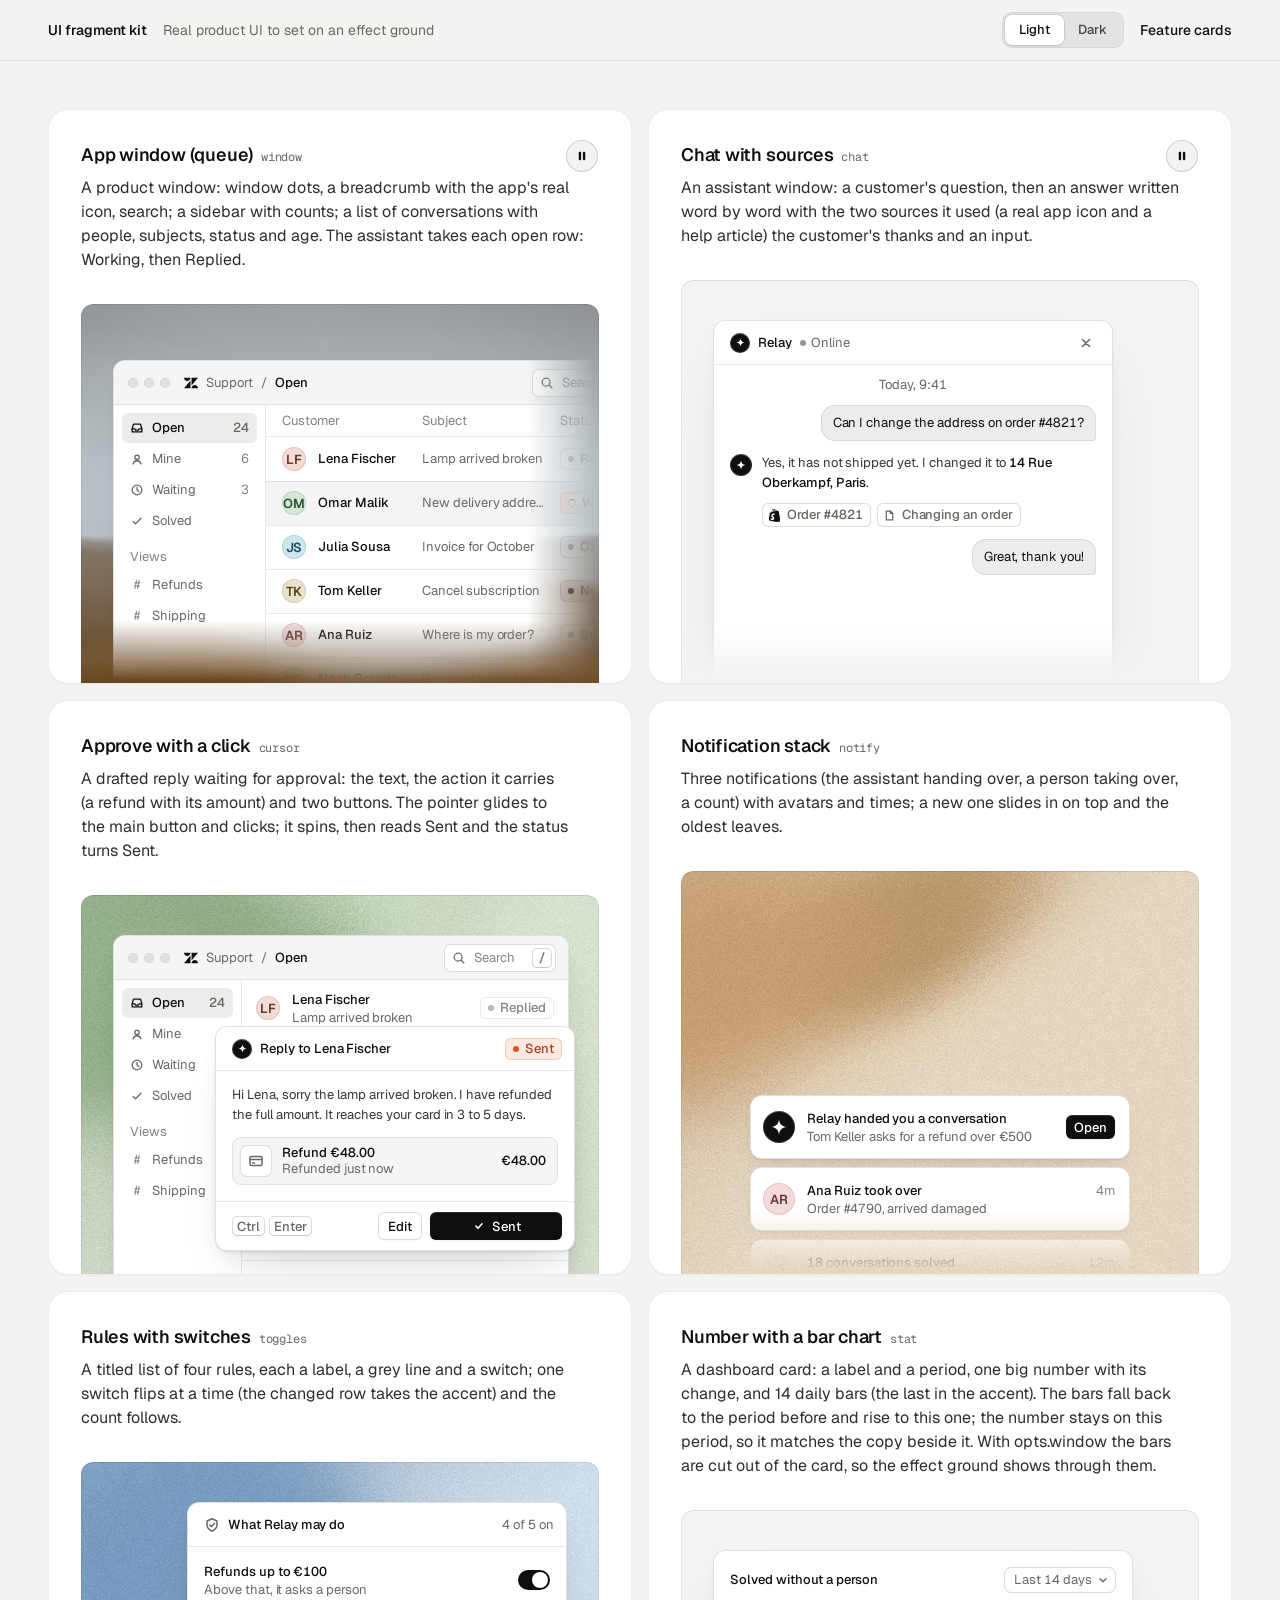
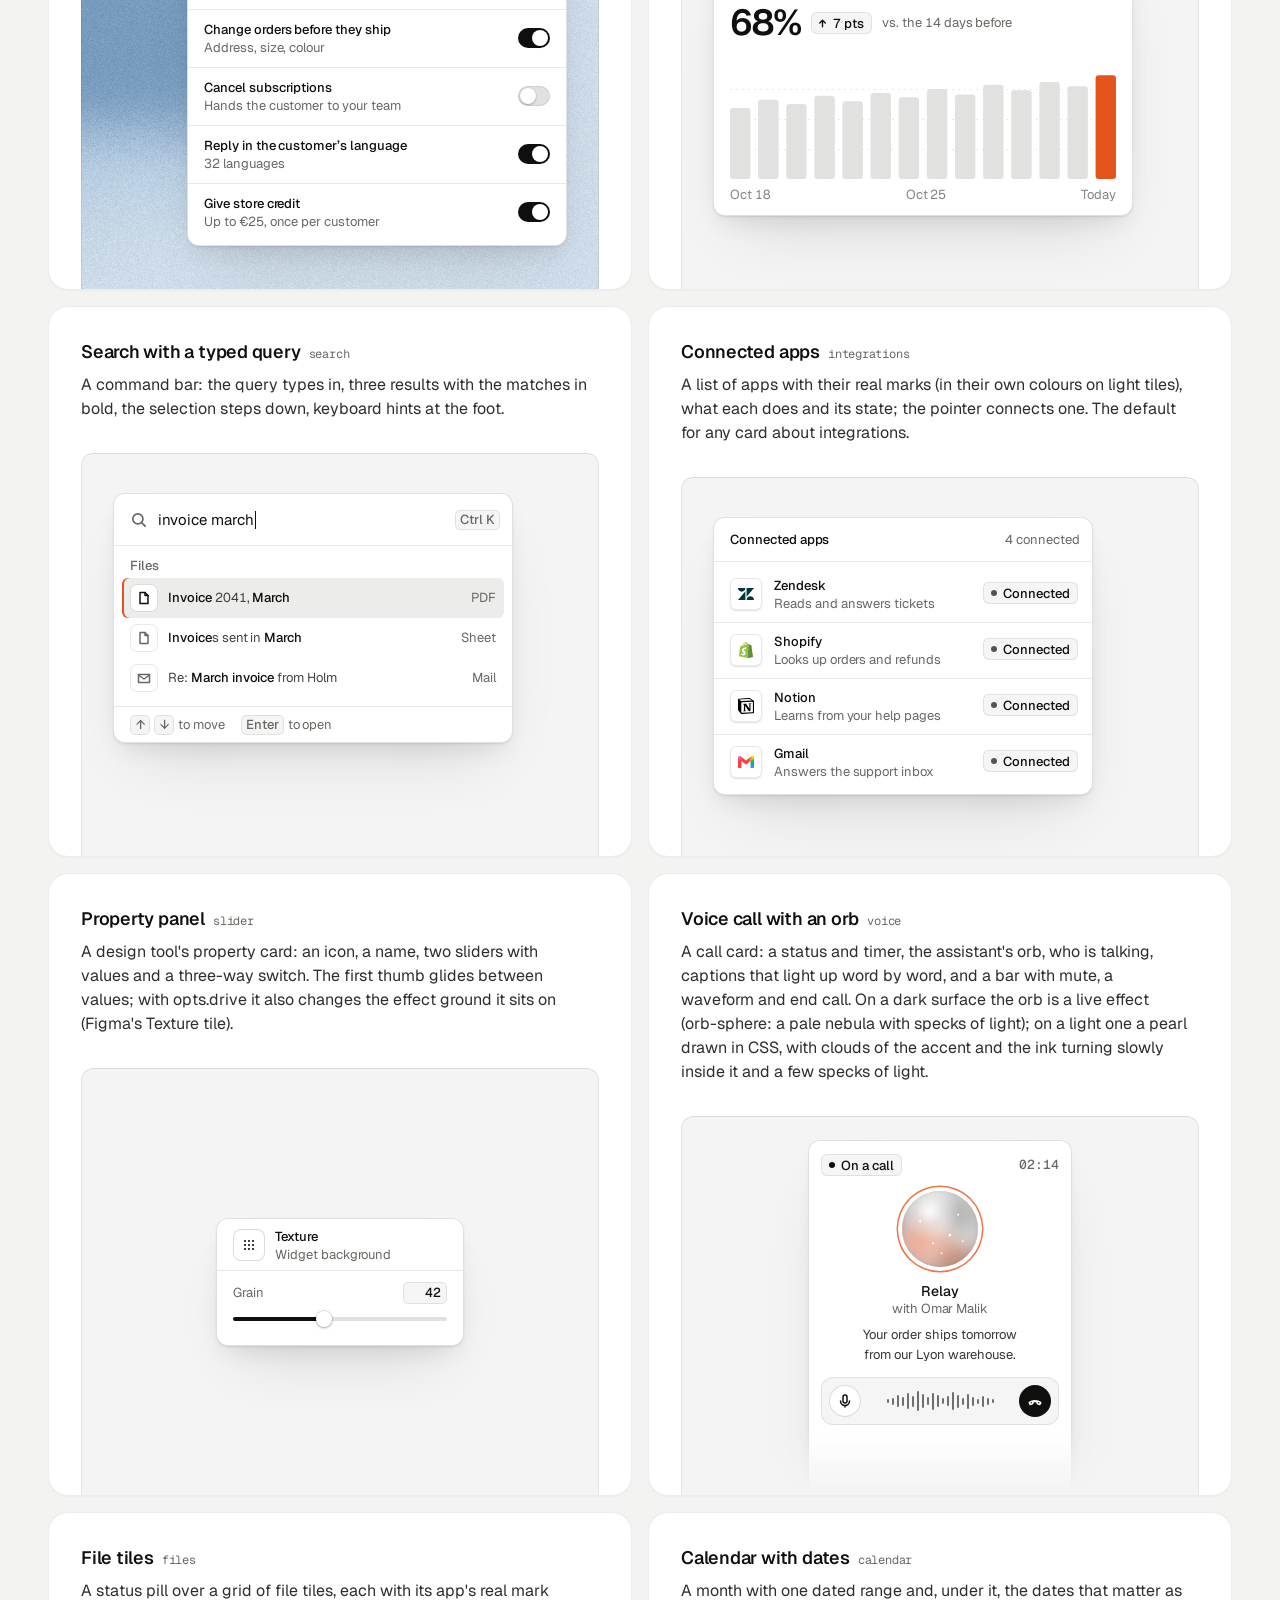
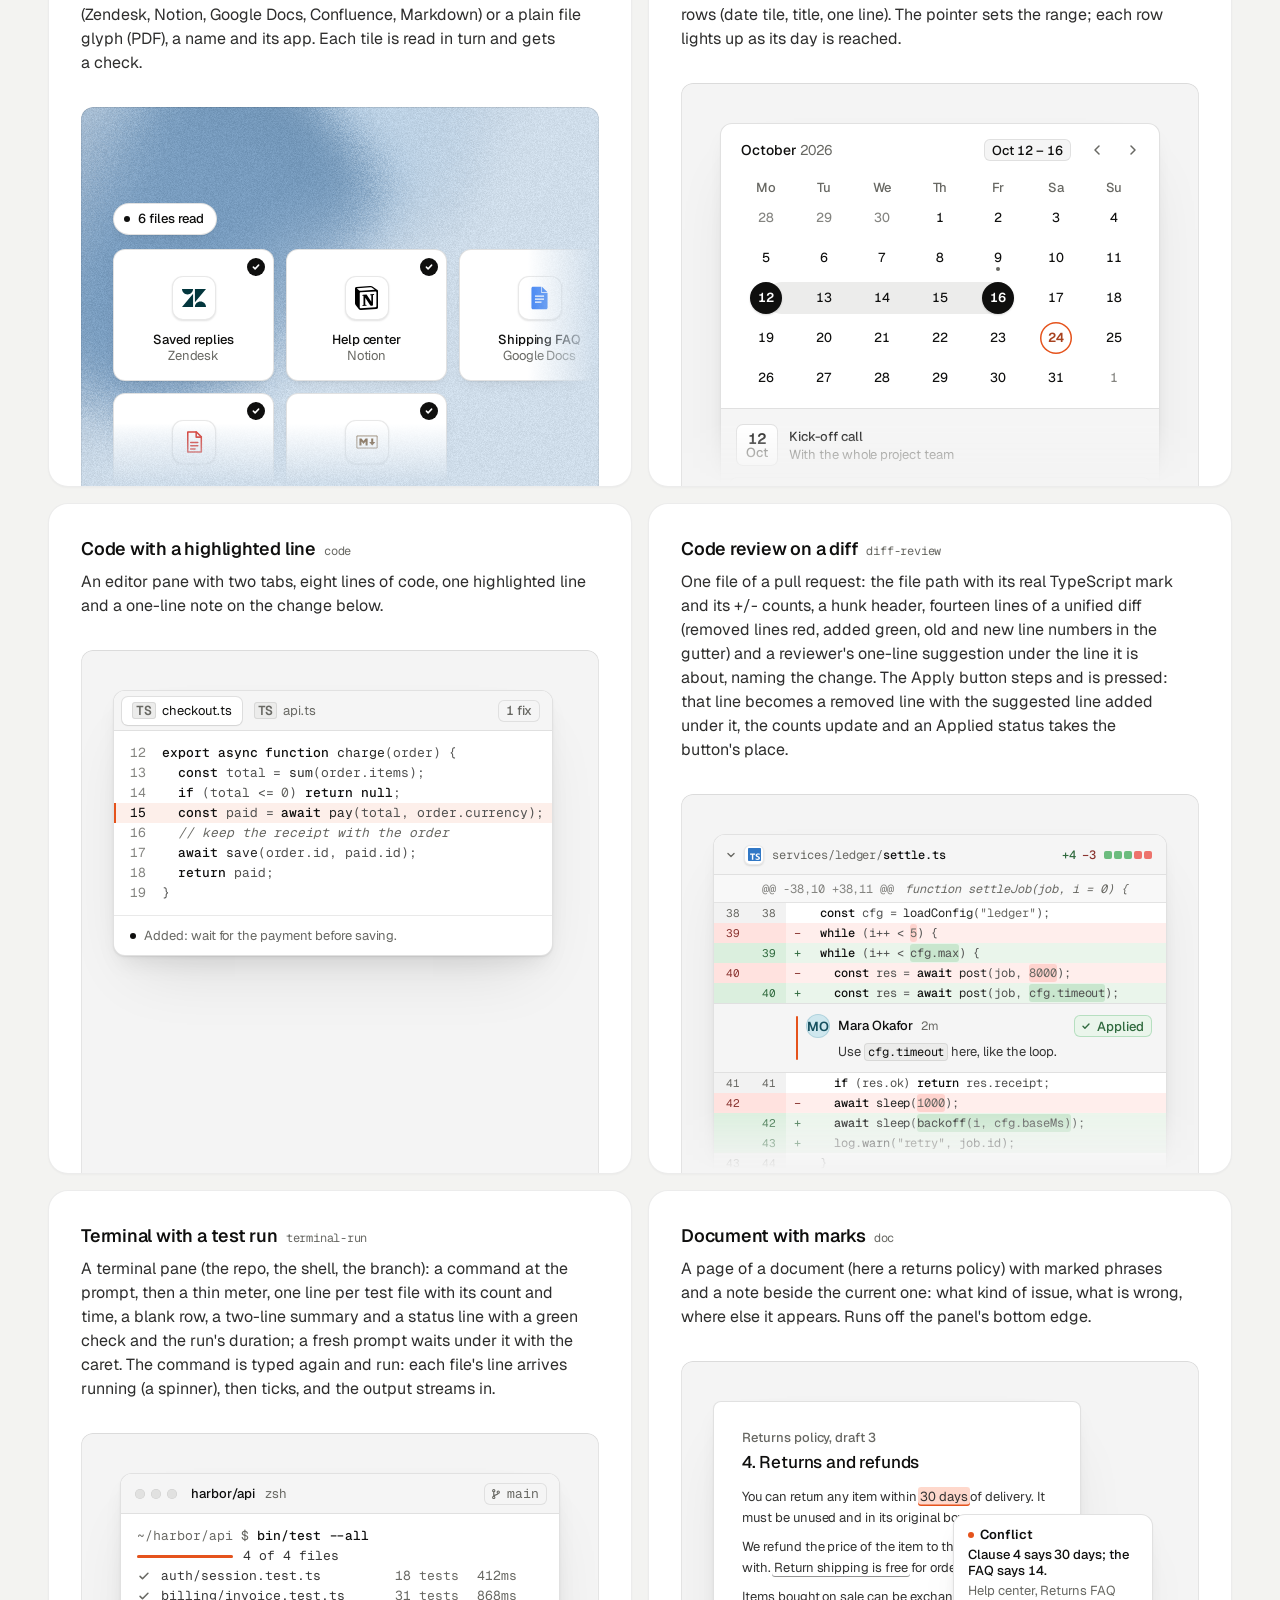
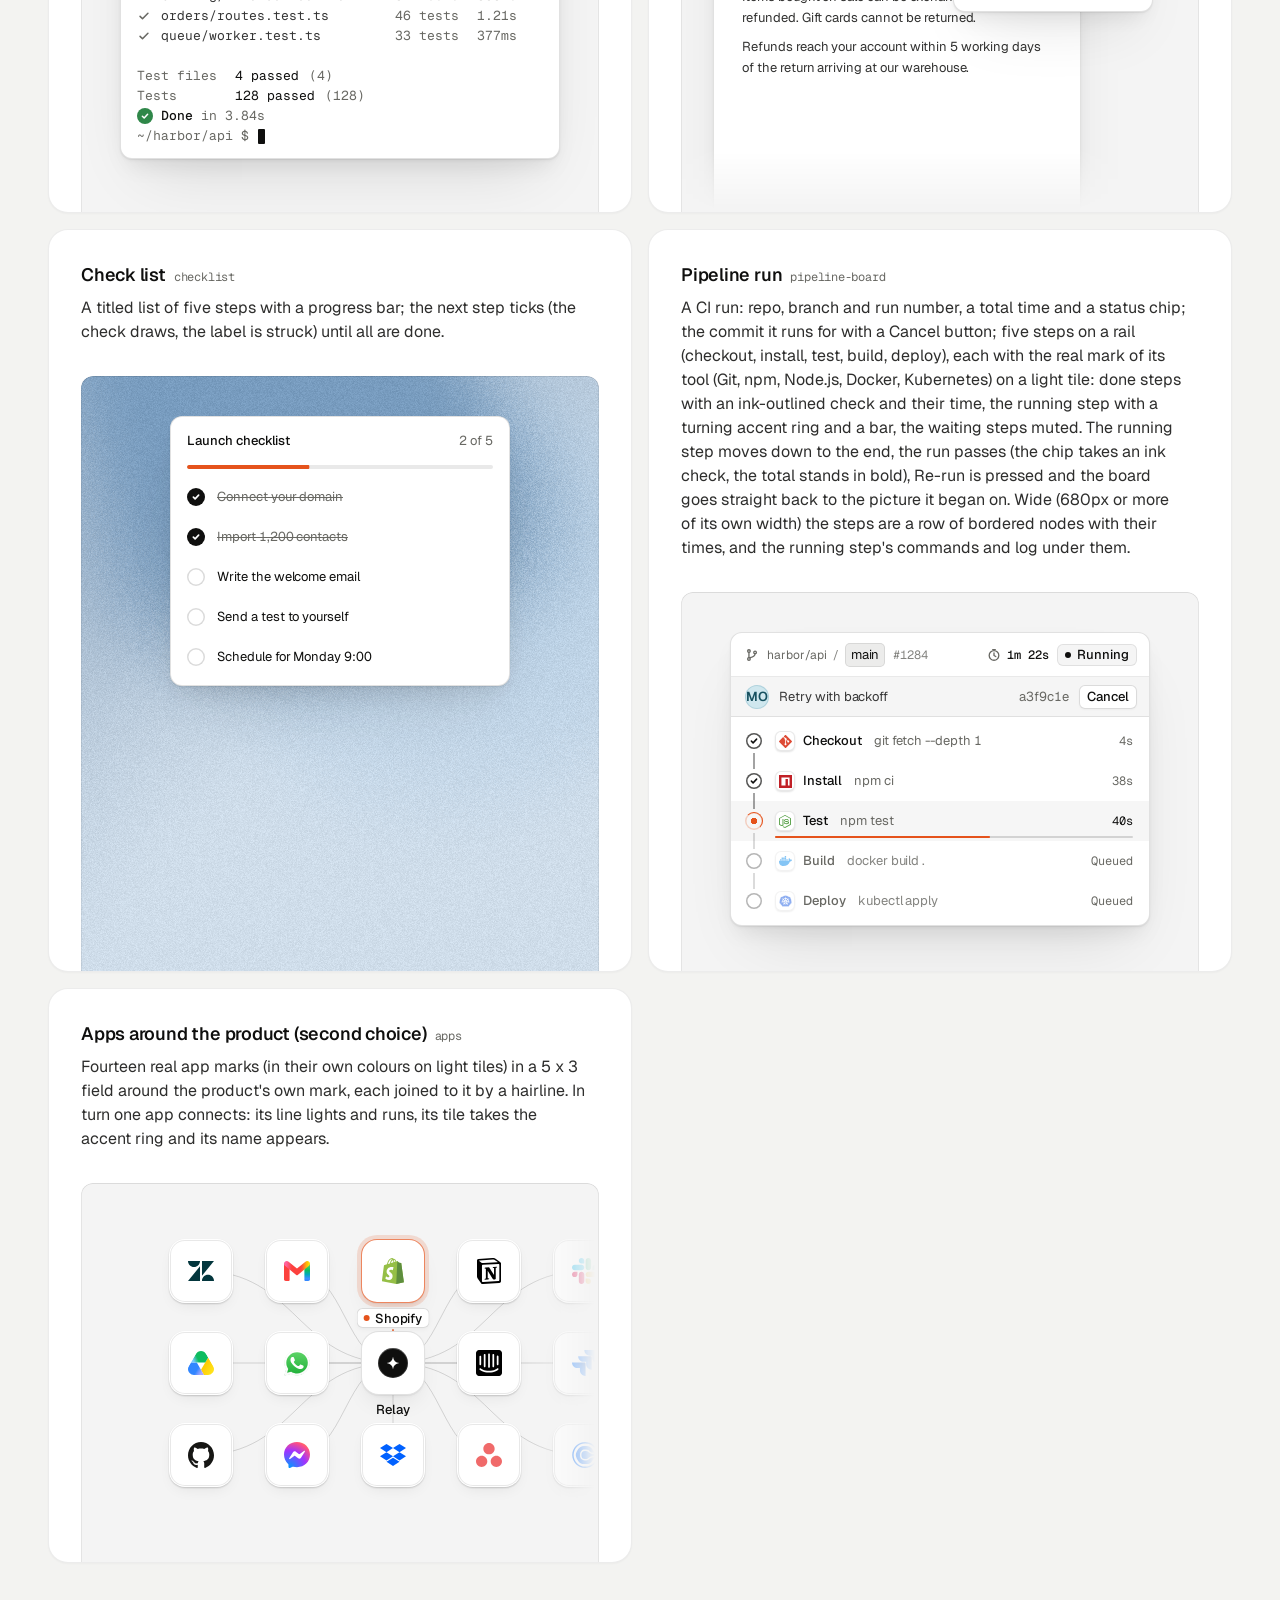
<file: v4/assets/ui/index.html>
<!doctype html>
<html lang="en" data-theme="light">
<head>
<script>window.__tpGlMax = 16;   /* a gallery shows many live effects at once; a page of a site keeps the default 4 (fx.js) */</script>
<meta charset="utf-8">
<meta name="viewport" content="width=device-width, initial-scale=1">
<title>UI fragment kit</title>
<meta name="description" content="Nineteen pieces of real product UI from the taste-skill kit, each on an effect ground in a feature card.">
<link rel="preconnect" href="https://fonts.googleapis.com">
<link rel="preconnect" href="https://fonts.gstatic.com" crossorigin>
<link href="https://fonts.googleapis.com/css2?family=Geist:wght@300..700&family=Geist+Mono:wght@400;500&display=swap" rel="stylesheet">
<link rel="stylesheet" href="base.css">
<link rel="stylesheet" href="cards.css">
<style>
  :root { --font-text: "Geist", system-ui, sans-serif; --font-display: "Geist", system-ui, sans-serif; --font-mono: "Geist Mono", ui-monospace, monospace; }
  [data-theme="light"] { --bg: #f3f3f1; --card: #ffffff; --ink: #0f0f0e; --muted: #686863; --accent: #e5531c; --accent-ink: #ffffff; --g-bg: #e9e8e4; --g-surface: #f6f5f2; --frag: #ffffff; --warm: #c9a679; }
  [data-theme="dark"] { --bg: #070708; --card: #151517; --ink: #f2f2ef; --muted: #8f9094; --accent: #ff7a3c; --accent-ink: #120c08; --g-bg: #0e0e10; --g-surface: #1b1c1f; --frag: #1c1d20; --warm: #9c9689; }
  * { box-sizing: border-box; }
  html, body { margin: 0; }
  body { font-family: var(--font-text); background: var(--bg); color: var(--ink); -webkit-font-smoothing: antialiased; }
  .panel { --fx-bg: var(--g-bg); --fx-surface: var(--g-surface); --fx-ink: var(--ink); --fx-muted: var(--muted); --fx-accent: var(--hue, var(--warm)); --fx-accent-ink: var(--accent-ink); --calm: var(--g-bg); --p-h: 380px; }
  .top { position: sticky; top: 0; z-index: 20; background: color-mix(in oklab, var(--bg) 86%, transparent); backdrop-filter: blur(14px); -webkit-backdrop-filter: blur(14px); border-bottom: 1px solid color-mix(in oklab, var(--ink) 8%, transparent); }
  .top__in { max-width: 1232px; margin: 0 auto; padding: 0 24px; height: 60px; display: flex; align-items: center; gap: 16px; font-size: 14px; line-height: 20px; }
  .top__in strong { font-weight: 560; }
  .top__in > span { color: var(--muted); }
  .sp { flex: 1; }
  .seg { display: inline-flex; padding: 3px; border-radius: 10px; background: color-mix(in oklab, var(--ink) 6%, var(--bg)); box-shadow: inset 0 0 0 1px color-mix(in oklab, var(--ink) 6%, transparent); }
  .seg button { font: inherit; font-size: 13px; font-weight: 500; border: 0; background: none; color: color-mix(in oklab, var(--ink) 72%, var(--bg)); height: 30px; padding: 0 14px; border-radius: 7px; cursor: pointer; }
  .seg button[aria-pressed="true"] { background: var(--card); color: var(--ink); box-shadow: 0 0 0 1px color-mix(in oklab, var(--ink) 8%, transparent), 0 1px 2px rgb(0 0 0 / .1); }
  .top__in a { color: var(--ink); text-decoration: none; font-weight: 500; }
  main { max-width: 1232px; margin: 0 auto; padding: 48px 24px 96px; }
  .grid { display: grid; grid-template-columns: repeat(2, minmax(0, 1fr)); gap: 16px; }
  .card > h3 code { font: 400 12px/16px var(--font-mono); color: var(--muted); margin-left: 8px; }
  @media (max-width: 860px) { .grid { grid-template-columns: minmax(0, 1fr); } }
  @media (max-width: 600px) { main { padding: 24px 16px 64px; } .top__in { padding: 0 16px; } .top__in > span { display: none; } .panel { --p-h: 340px; } }
</style>
</head>
<body>
<header class="top">
  <div class="top__in">
    <strong>UI fragment kit</strong><span>Real product UI to set on an effect ground</span>
    <span class="sp"></span>
    <div class="seg" role="group" aria-label="Theme"><button type="button" data-mode="light" aria-pressed="true">Light</button><button type="button" data-mode="dark" aria-pressed="false">Dark</button></div>
    <a href="cards.html">Feature cards</a>
  </div>
</header>
<main><div class="grid" id="grid"></div></main>

<script type="module">
  import fx from '../effects/fx.js';
  import ui from './ui.js';
  const index = await fetch('index.json').then(r => r.json());
  // where each one sits, as its meta.json says: anchored at a corner or rising from the bottom and cut by
  // the panel's edge, or whole with 24px or more of ground round it; a fade only where an edge cuts it.
  // Only the compact slider sits in the calm middle (Figma's Texture tile); the cursor dialog is shown
  // where it belongs, over the lower-right edge of a window. [class, fade, style, opts]
  const PLACE = {
    window: ['at-corner', 'stage--fade-br', '--ay:56px'],
    chat: ['at-rise to-edge', 'stage--fade-b'],
    cursor: ['at-over', '', '--bx:24px;--by:24px'],
    notify: ['at-rise fit', 'stage--fade-b', '--ay:calc(100% - 180px);--ay-sm:calc(100% - 180px);--fit-max:380px'],
    toggles: ['at-right', ''],
    stat: ['at-corner', ''],
    search: ['at-corner', ''],
    integrations: ['at-corner', ''],
    slider: ['at-center', '', '', '{"compact":true,"drive":{"param":"grain","min":0.15,"max":0.95}}'],
    voice: ['at-rise to-edge fit', 'stage--fade-b', '--ax:max(24px, 50% - 132px);--ay:24px;--fit-max:264px'],
    files: ['at-corner wide', 'stage--fade-br', '--w:680px;--ay:96px'],
    calendar: ['at-rise fit', 'stage--fade-b', '--fit-max:440px'],
    code: ['at-corner', ''],
    'diff-review': ['at-corner fit', 'stage--fade-b', '--fit-max:480px'],
    'terminal-run': ['at-rise fit', '', '--fit-max:440px'],
    'pipeline-board': ['at-rise fit', '', '--fit-max:420px'],
    doc: ['at-corner to-edge', 'stage--fade-b'],
    checklist: ['at-rise fit', '', '--fit-max:340px'],
    apps: ['at-corner wide', 'stage--fade-br', '--w:560px;--ay:48px'],
  };
  // grounds behind UI are soft lit fields (never a line or dot pattern), on both themes: the bright
  // picture behind dark UI on the dark page, a clear step darker than white UI on the light page
  // the painting stays abstract (a mist over warm sand, level, fully soft) and shows once on the page
  const PAINT = ['painterly-landscape', { blur: 1, brush: 0.35, slope: 0, hillY: 0.3, horizon: 0.62, calm: 0.2, calmX: 0.6, calmY: 0.8, drift: 0, side: 1 }, '{"bg":"#a3b0b6","accent":"#c49a6c"}'];
  const GRAIN = ['grain-gradient', { speed: 0, grainMotion: 0, calm: 0.2, calmX: 0.5, calmY: 0.6, tint: 0.6, contrast: 0.6 }, '{"bg":"#d9ccb7","surface":"#e9e0d2","ink":"#2a2622","muted":"#6f675c","accent":"#a8794a"}'];
  const SKY = [GRAIN[0], GRAIN[1], '{"bg":"#c6d3df","surface":"#d6e0e9","ink":"#25303a","muted":"#5d6873","accent":"#3f6a92"}'];
  const SAGE = [GRAIN[0], GRAIN[1], '{"bg":"#cdd6c6","surface":"#dce3d6","ink":"#262d24","muted":"#5f6a5a","accent":"#6c8e63"}'];
  const GROUND = (m, i) => (m.name === 'slider' ? GRAIN : i === 0 ? PAINT : [GRAIN, SKY, SAGE][i % 3]);
  const q = new URLSearchParams(location.search);
  const grid = document.getElementById('grid');
  grid.innerHTML = index.fragments.map((m, i) => {
    const [at, fade, extra = '', opts = ''] = PLACE[m.name] || ['at-corner', 'stage--fade-br'];
    const [id, params, pal] = GROUND(m, i);
    const w = at === 'at-center' ? '' : ` style="--ax:32px;--ay:40px;${extra}"`;
    const o = opts ? ` data-ui-opts='${opts}'` : '';
    // the cursor is a dialog over a window's edge: the window under it holds still
    const under = m.name === 'cursor' ? `<div class="at-corner" style="--ax:32px;--ay:40px" data-ui-load="window" data-ui-opts='{"compact":true}' data-ui-still></div>` : '';
    return `<article class="card card--row"><h3>${m.title}<code>${m.name}</code></h3><p>${m.shows}</p>
      <div class="panel" data-fx="${id}" data-fx-seed="${(i + 1) * 17}" data-fx-params='${JSON.stringify(params)}' data-fx-palette='${pal}' style="--calm-k:0%">
        <div class="stage ${fade}">${under}<div class="${at}"${w}${o} data-ui-load="${m.name}"></div></div></div></article>`;
  }).join('');
  function setMode(mode) {
    document.documentElement.dataset.theme = mode;
    document.querySelectorAll('.seg button').forEach(b => b.setAttribute('aria-pressed', String(b.dataset.mode === mode)));
  }
  setMode(q.get('mode') === 'dark' ? 'dark' : 'light');
  if (q.has('t')) fx.setClock(+q.get('t'));
  // each ground is drawn once near the screen and kept as a picture (its WebGL context freed), so nineteen
  // panels need one or two contexts, not nineteen
  await Promise.all([ui.loadAll(grid), ui.grounds(grid, fx)]);
  document.documentElement.dataset.ready = '1';
  document.querySelectorAll('.seg button').forEach(b => b.addEventListener('click', async () => {
    setMode(b.dataset.mode);
    for (const el of grid.querySelectorAll('[data-ui]')) el.__ui?.repaint?.();
    await ui.grounds(grid, fx);
  }));
</script>
</body>
</html>
</file>
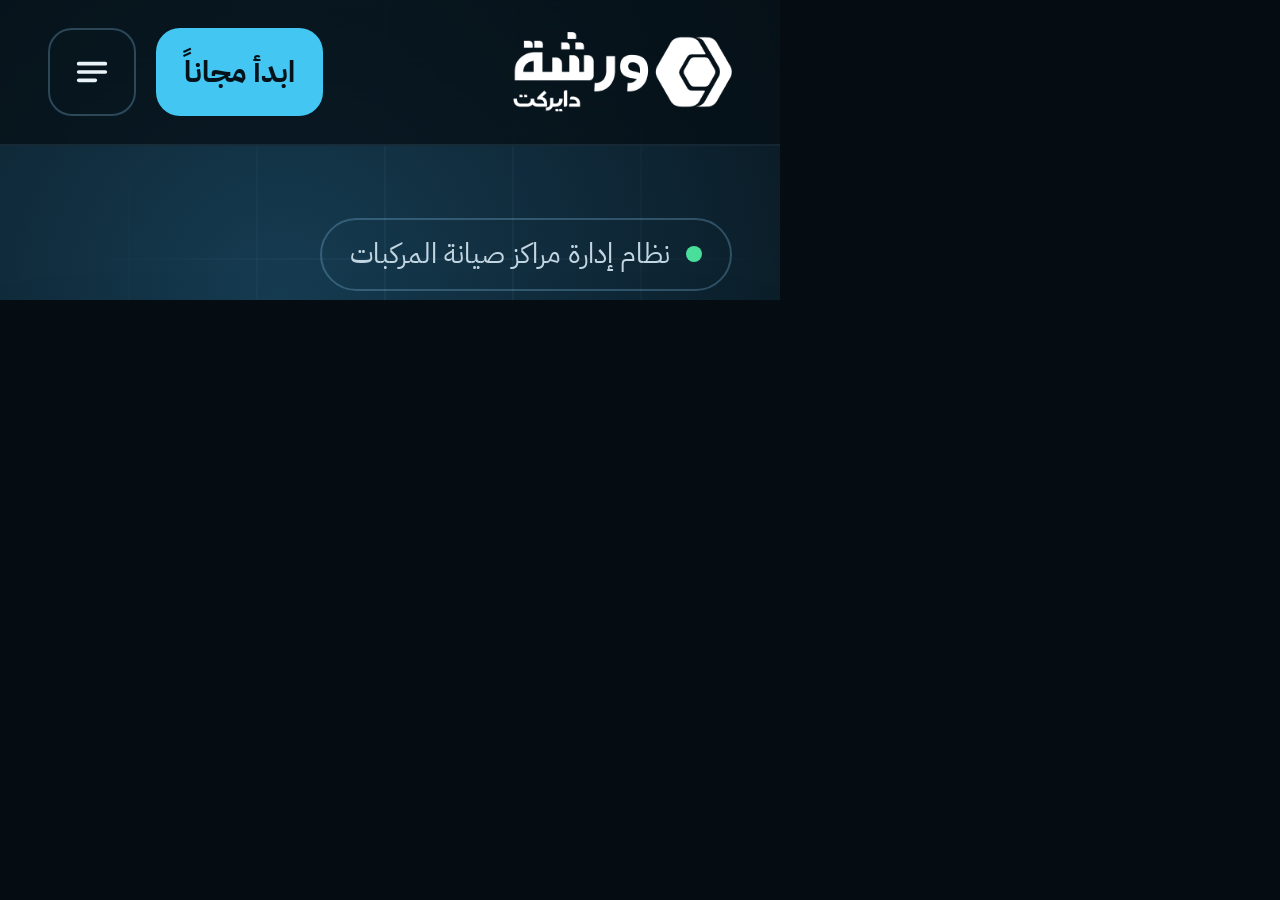
<file: _frame.html>
<!doctype html><meta charset="utf-8"><style>html,body{margin:0;background:#050D13;overflow:hidden}iframe{display:block;border:0;width:390px;zoom:2}</style>
<iframe id="f"></iframe>
<script>const q=new URLSearchParams(location.search);const f=document.getElementById('f');f.style.height=q.get('h')+'px';if(q.get('w'))f.style.width=q.get('w')+'px';f.src='showroom-v2.html'+(q.get('only')?'?only='+q.get('only'):'');</script>
</file>
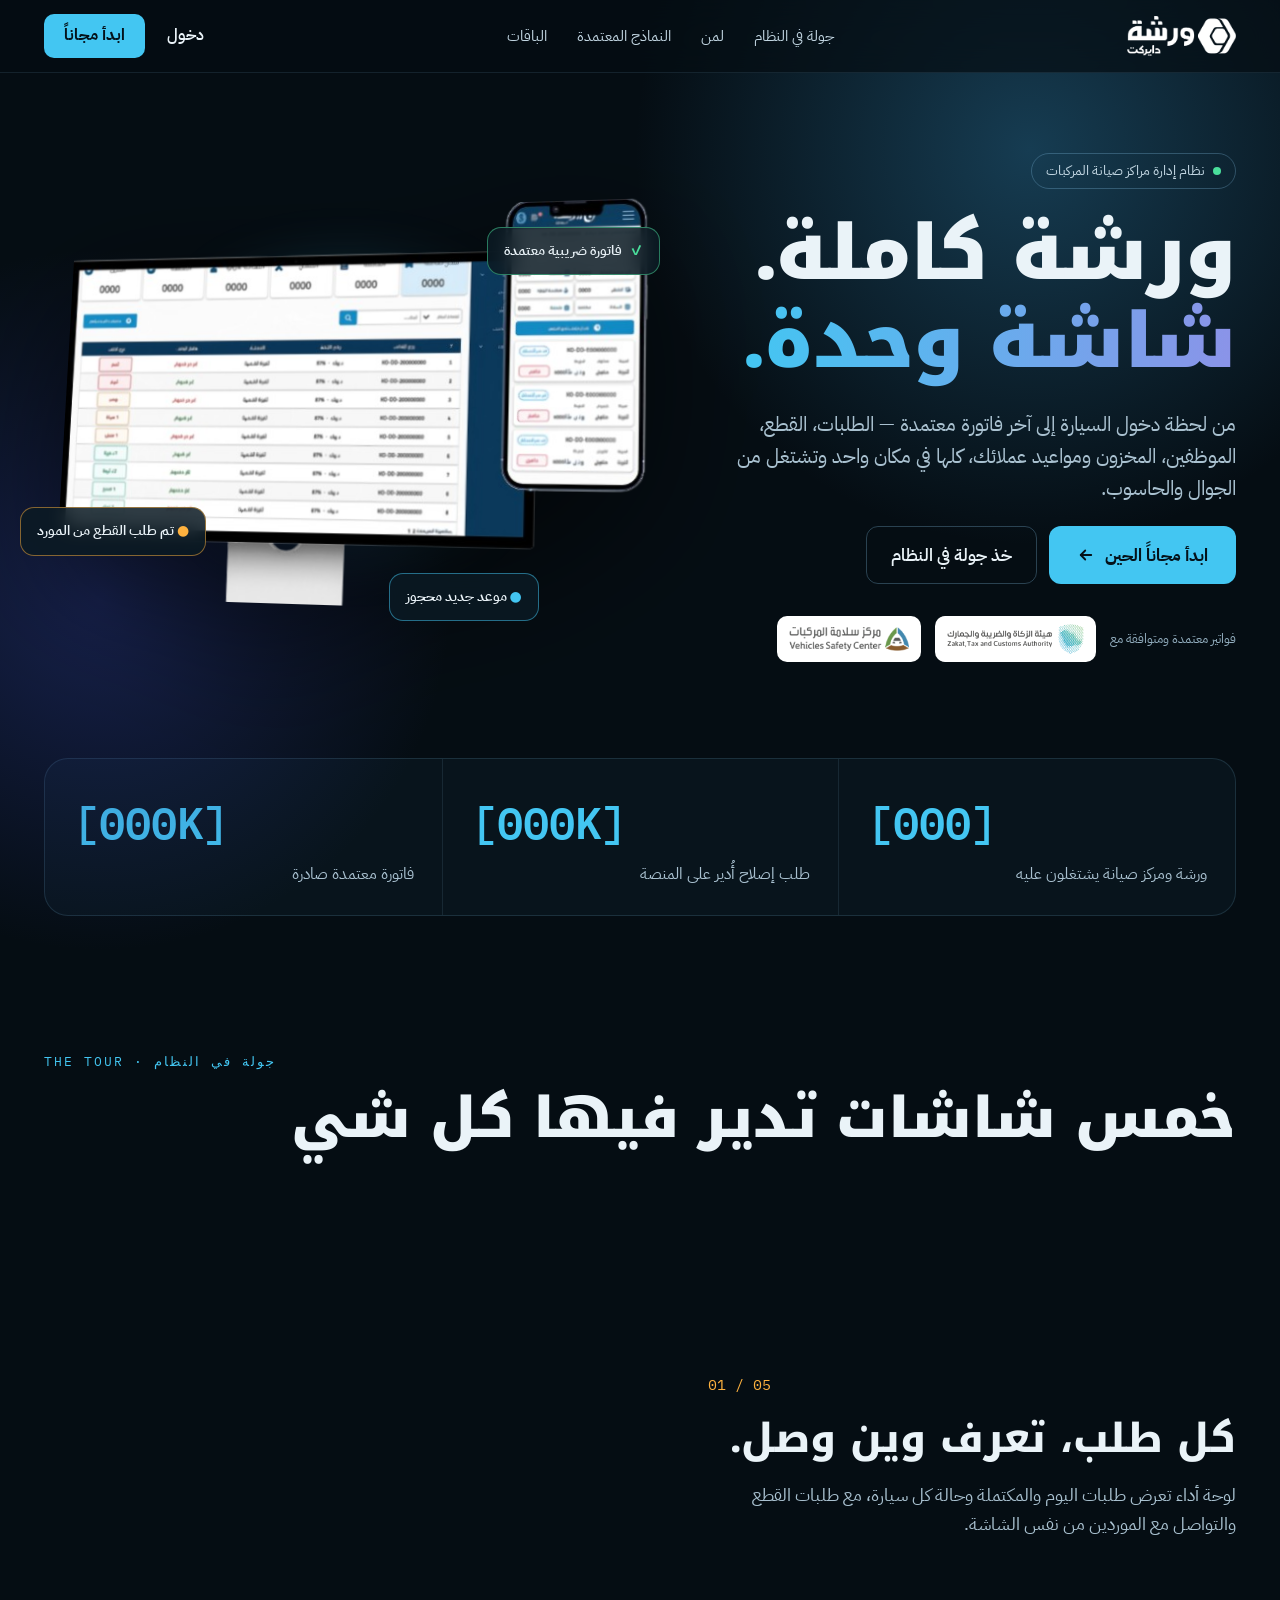
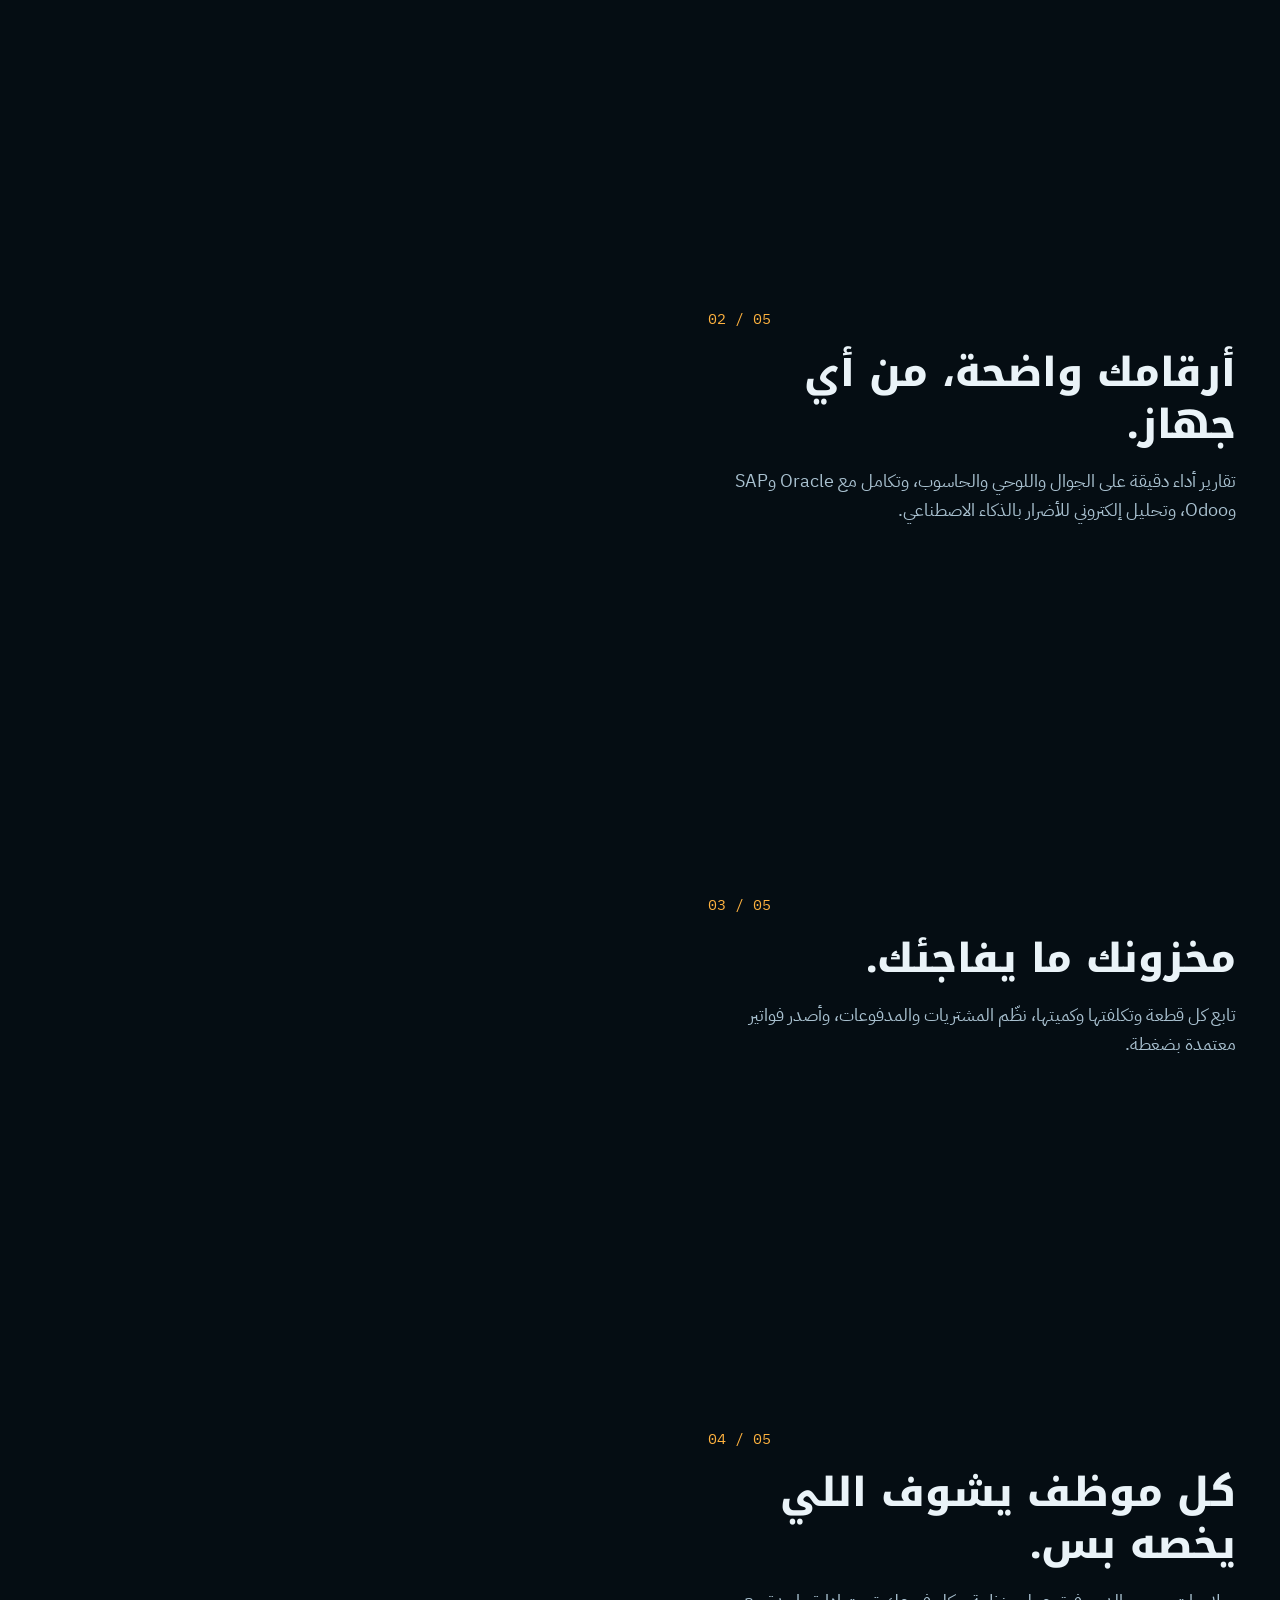
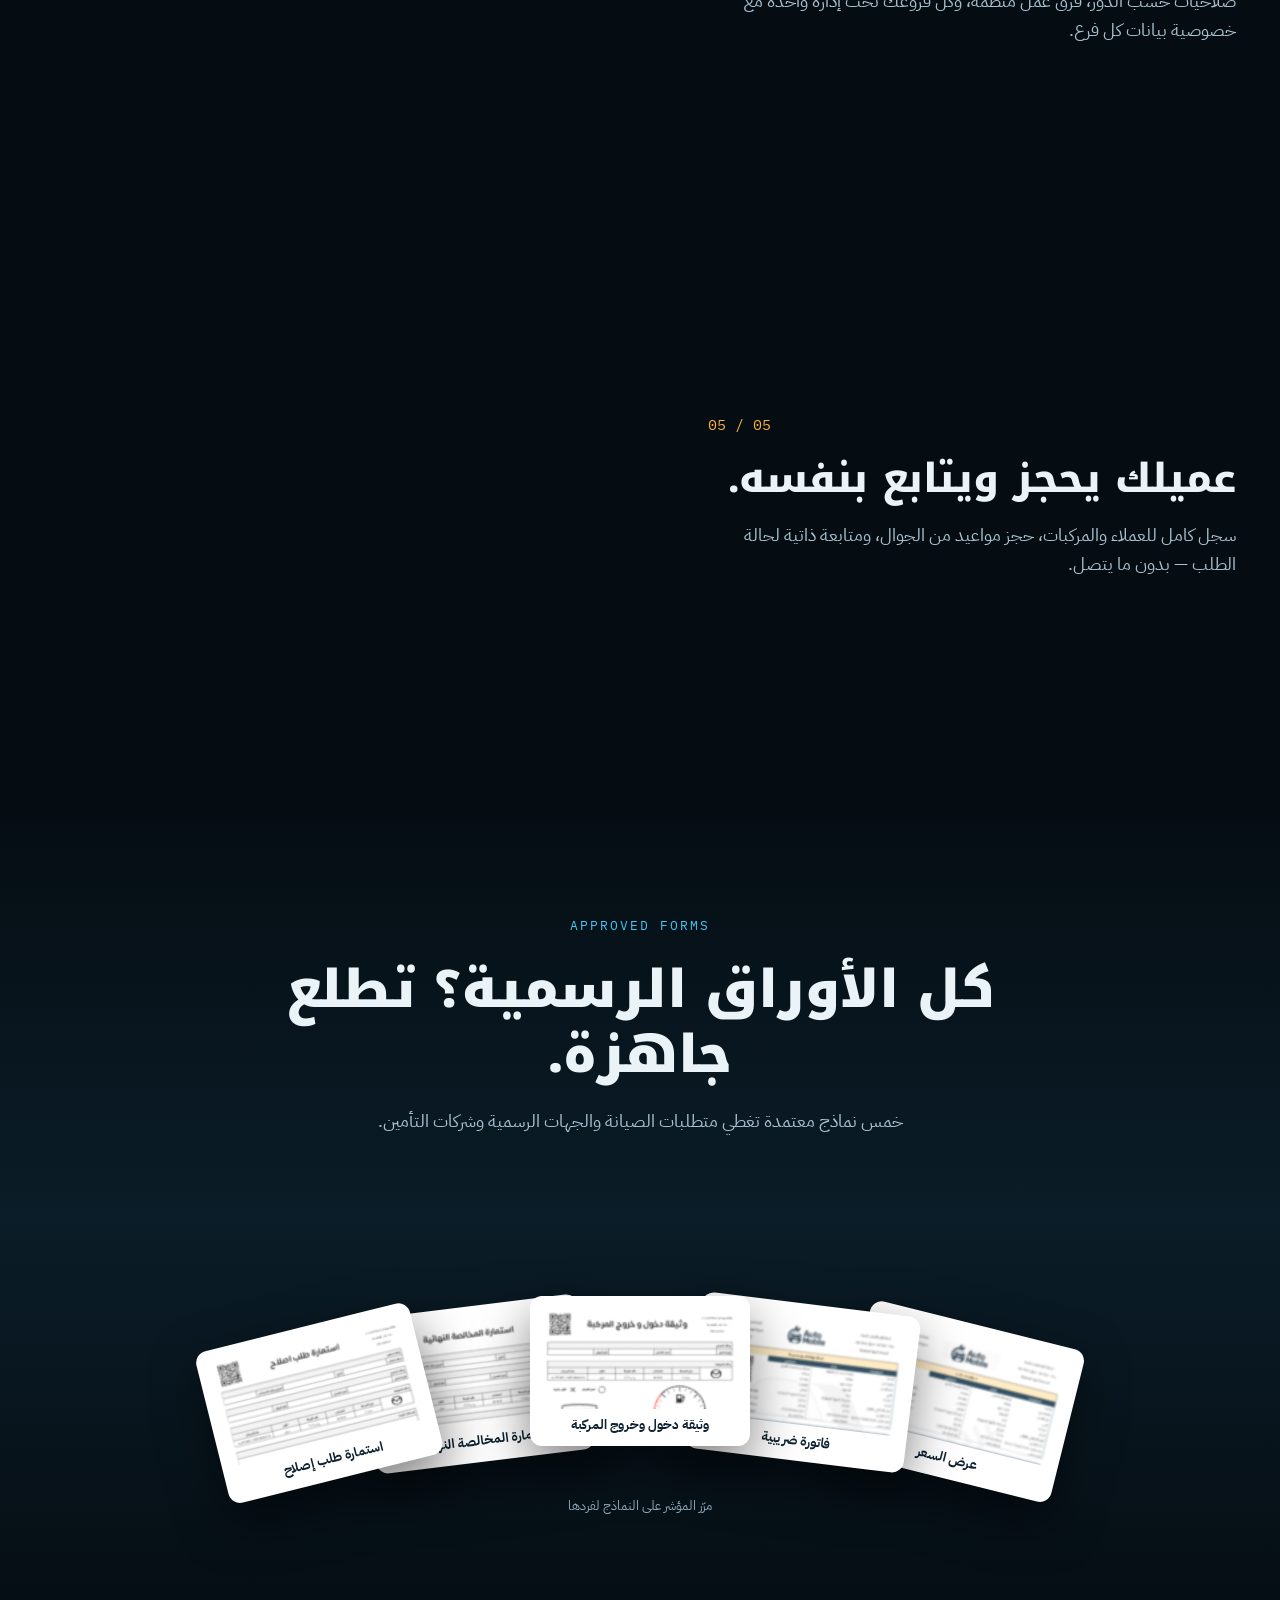
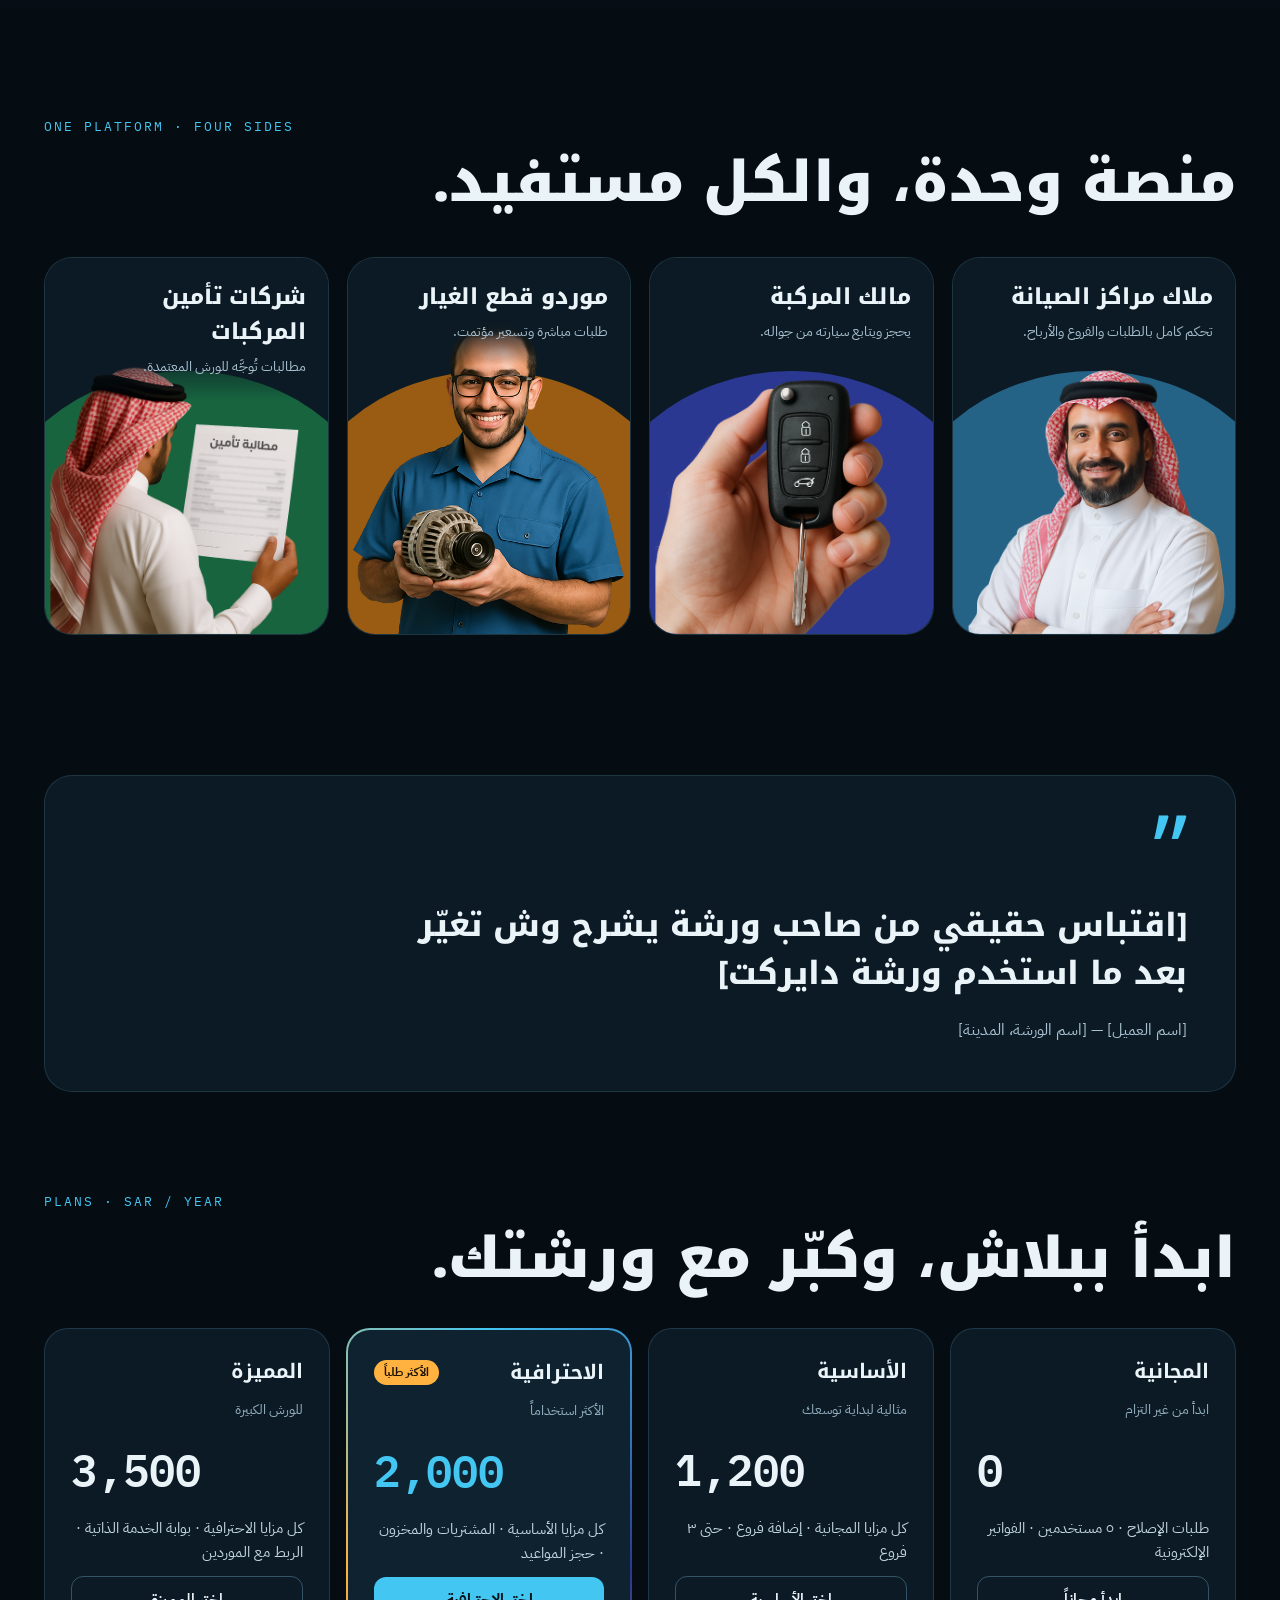
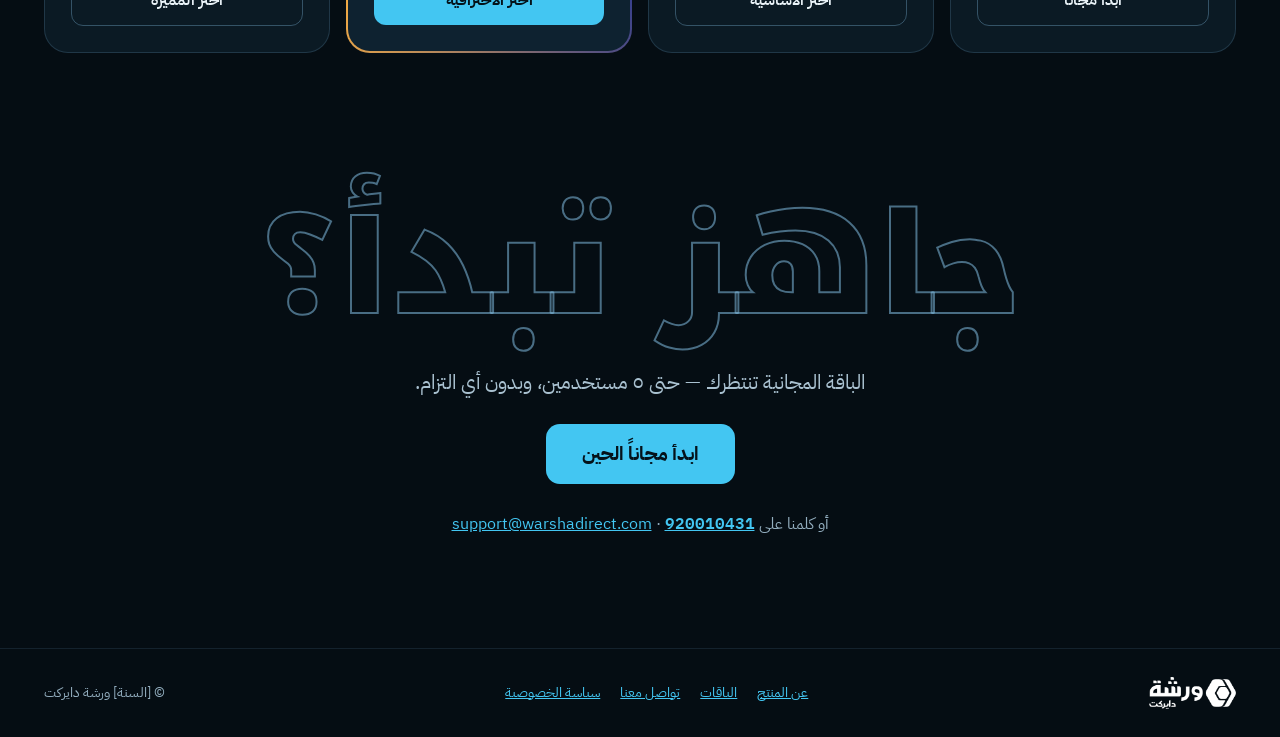
<file: showroom-preview.html>
<!doctype html>
<html lang="ar" dir="rtl">
<head>
<meta charset="utf-8">
<title>ورشة دايركت — الاتجاه د</title>
</head>
<body>
<link rel="preconnect" href="https://fonts.googleapis.com">
<link href="https://fonts.googleapis.com/css2?family=Noto+Kufi+Arabic:wght@600;800;900&amp;family=IBM+Plex+Sans+Arabic:wght@400;500;600;700&amp;family=IBM+Plex+Mono:wght@500;600&amp;display=swap" rel="stylesheet">
<style>
body{margin:0;background:#050D13}
a{color:#43C6F2}a:hover{color:#9FE3FA}
.wrap{max-width:1240px;margin:0 auto;padding:0 24px;box-sizing:border-box}
.k{font-family:'Noto Kufi Arabic','Somar',system-ui,sans-serif}
.m{font-family:'IBM Plex Mono',ui-monospace,monospace;direction:ltr;unicode-bidi:isolate}
a:focus-visible,button:focus-visible{outline:3px solid #FFB23F;outline-offset:3px}
.btn{cursor:pointer;transition:transform .2s cubic-bezier(.2,.8,.2,1),box-shadow .2s ease}
.btn:hover{transform:translateY(-2px);box-shadow:0 0 0 6px rgba(67,198,242,.16),0 12px 40px rgba(67,198,242,.35)}
.tilt{transform:perspective(1600px) rotateY(-14deg) rotateX(8deg);transition:transform .8s cubic-bezier(.2,.8,.2,1)}
.tilt:hover{transform:perspective(1600px) rotateY(-4deg) rotateX(2deg)}
@keyframes float{0%,100%{transform:translateY(0)}50%{transform:translateY(-14px)}}
.fl{animation:float 6s ease-in-out infinite}
@keyframes pulse{0%,100%{opacity:.5}50%{opacity:1}}
.blink{animation:pulse 2s ease-in-out infinite}
.chapters{display:grid;grid-template-columns:minmax(0,1fr) minmax(0,1.15fr);gap:56px;timeline-scope:--c1,--c2,--c3,--c4,--c5}
.stage{position:sticky;top:110px;height:min(560px,70vh)}
.stage img{position:absolute;inset:0;width:100%;height:100%;object-fit:contain;filter:drop-shadow(0 30px 60px rgba(0,0,0,.6))}
.ch{min-height:560px;display:flex;flex-direction:column;justify-content:center;gap:16px}
.inline-img{display:none}
.fan{display:flex;justify-content:center;align-items:flex-end;height:260px}
.fan .doc{width:200px;margin:0 -28px;border-radius:12px;background:#FFFFFF;padding:10px;box-shadow:0 20px 50px rgba(0,0,0,.5);transition:transform .5s cubic-bezier(.2,.8,.2,1),margin .5s cubic-bezier(.2,.8,.2,1)}
.fan:hover .doc{margin:0 8px;transform:none!important}
.people{display:grid;grid-template-columns:repeat(4,minmax(0,1fr));gap:18px}
.person{position:relative;border-radius:28px;overflow:hidden;background:#0B1A24;border:1px solid rgba(130,190,225,.16);aspect-ratio:3/4;transition:transform .35s cubic-bezier(.2,.8,.2,1)}
.person:hover{transform:translateY(-8px)}
.person img{position:absolute;bottom:0;left:50%;width:96%;transform:translateX(-50%);transition:transform .5s cubic-bezier(.2,.8,.2,1)}
.person:hover img{transform:translateX(-50%) scale(1.05)}
.stats{display:grid;grid-template-columns:repeat(3,minmax(0,1fr));gap:0}
.price{display:grid;grid-template-columns:repeat(4,minmax(0,1fr));gap:16px}
@property --a{syntax:'<angle>';inherits:false;initial-value:0deg}
@keyframes glowspin{to{--a:360deg}}
.glow{background:conic-gradient(from var(--a),#43C6F2,#2B3891,#FFB23F,#43C6F2);animation:glowspin 6s linear infinite}
@supports (animation-timeline: view()){
@media (prefers-reduced-motion:no-preference){
.c1{view-timeline-name:--c1}.c2{view-timeline-name:--c2}.c3{view-timeline-name:--c3}.c4{view-timeline-name:--c4}.c5{view-timeline-name:--c5}
@keyframes swap{0%{opacity:0;transform:translateY(70px) scale(.92) rotateX(10deg)}25%,75%{opacity:1;transform:none}100%{opacity:0;transform:translateY(-70px) scale(.92)}}
.s1,.s2,.s3,.s4,.s5{animation:swap linear both;animation-range:cover 10% cover 90%}
.s1{animation-timeline:--c1}.s2{animation-timeline:--c2}.s3{animation-timeline:--c3}.s4{animation-timeline:--c4}.s5{animation-timeline:--c5}
@keyframes rv{from{opacity:0;transform:translateY(40px)}to{opacity:1;transform:none}}
.rv{animation:rv linear both;animation-timeline:view();animation-range:entry 0% cover 28%}
@keyframes fanin{from{margin:0 -90px}to{margin:0 -28px}}
.fan .doc{animation:fanin linear both;animation-timeline:view();animation-range:entry 10% cover 45%}
@keyframes par{from{transform:translateY(90px)}to{transform:translateY(-90px)}}
.par{animation:par linear both;animation-timeline:view()}
@keyframes prog{from{transform:scaleX(0)}to{transform:scaleX(1)}}
.progress{animation:prog linear both;animation-timeline:scroll(root)}
}}
@supports not (animation-timeline: view()){.stage img:not(.s1){display:none}}
@media (max-width:980px){.chapters{grid-template-columns:minmax(0,1fr)}.stage{display:none}.inline-img{display:block}.ch{min-height:0;padding:32px 0}.people{grid-template-columns:repeat(2,minmax(0,1fr))}.price{grid-template-columns:repeat(2,minmax(0,1fr))}.nav-links{display:none!important}.mega{font-size:52px!important}.giant{font-size:90px!important}.hero-grid{grid-template-columns:minmax(0,1fr)!important}.tilt{transform:none}}
@media (max-width:600px){.people,.price,.stats{grid-template-columns:minmax(0,1fr)}.mega{font-size:38px!important}.giant{font-size:60px!important}.fan .doc{width:120px}}
@media (prefers-reduced-motion:reduce){.fl,.blink,.glow{animation:none!important}.tilt,.btn,.person,.person img,.fan .doc{transition:none}}
</style>
<div style="font-family: 'IBM Plex Sans Arabic', 'Somar', system-ui, sans-serif; color: #EAF3F8; background: #050D13; line-height: 1.6; font-size: 16px; position: relative; overflow-x: clip;">

<div class="progress" aria-hidden="true" style="position: fixed; top: 0; right: 0; left: 0; height: 3px; background: linear-gradient(90deg, #FFB23F, #43C6F2); transform-origin: right; transform: scaleX(0); z-index: 40;"></div>
<div aria-hidden="true" style="position: absolute; top: -300px; right: -200px; width: 900px; height: 900px; border-radius: 50%; background: radial-gradient(circle, rgba(36,99,134,0.55), transparent 62%); pointer-events: none;"></div>
<div aria-hidden="true" style="position: absolute; top: 200px; left: -300px; width: 800px; height: 800px; border-radius: 50%; background: radial-gradient(circle, rgba(43,56,145,0.45), transparent 62%); pointer-events: none;"></div>

<header style="position: sticky; top: 0; z-index: 30; background: rgba(5,13,19,0.7); backdrop-filter: blur(16px); -webkit-backdrop-filter: blur(16px); border-bottom: 1px solid rgba(130,190,225,0.12);">
<div class="wrap" style="display: flex; align-items: center; justify-content: space-between; min-height: 72px; gap: 24px;">
<a href="#top" aria-label="ورشة دايركت — الرئيسية" style="display: flex; align-items: center;"><img src="assets/direct-logo-white.png" alt="ورشة دايركت" style="height: 40px; width: auto;"></a>
<nav class="nav-links" aria-label="القائمة الرئيسية" style="display: flex; gap: 30px; font-size: 15px;">
<a href="#d-tour" style="color: #C2D6E2; text-decoration: none;">جولة في النظام</a>
<a href="#d-who" style="color: #C2D6E2; text-decoration: none;">لمن</a>
<a href="#d-docs" style="color: #C2D6E2; text-decoration: none;">النماذج المعتمدة</a>
<a href="#d-price" style="color: #C2D6E2; text-decoration: none;">الباقات</a>
</nav>
<div style="display: flex; gap: 10px; align-items: center;">
<a href="#login" style="min-height: 44px; display: inline-flex; align-items: center; padding: 0 12px; color: #EAF3F8; text-decoration: none; font-weight: 600;">دخول</a>
<a href="#signup" class="btn" style="min-height: 44px; display: inline-flex; align-items: center; padding: 0 20px; border-radius: 10px; background: #43C6F2; color: #04121A; text-decoration: none; font-weight: 700;">ابدأ مجاناً</a>
</div>
</div>
</header>

<main>
<section id="top" style="position: relative; padding: 80px 0 40px;">
<div class="wrap hero-grid" style="display: grid; grid-template-columns: minmax(0, 1fr) minmax(0, 1.1fr); gap: 40px; align-items: center;">
<div style="display: flex; flex-direction: column; gap: 22px; position: relative; z-index: 2;">
<span style="align-self: flex-start; display: inline-flex; align-items: center; gap: 8px; font-size: 14px; color: #C2D6E2; border: 1px solid rgba(130,190,225,0.3); padding: 6px 14px; border-radius: 999px;"><span class="blink" style="width: 8px; height: 8px; border-radius: 50%; background: #4ADE9B;"></span>نظام إدارة مراكز صيانة المركبات</span>
<h1 class="k mega" style="margin: 0; font-size: 76px; line-height: 1.15; font-weight: 900; letter-spacing: -1px;">ورشة كاملة.<br><span style="background: linear-gradient(90deg, #43C6F2, #8B93E8); -webkit-background-clip: text; background-clip: text; color: transparent;">شاشة وحدة.</span></h1>
<p style="margin: 0; font-size: 20px; color: #A9C1D0; max-width: 30em;">من لحظة دخول السيارة إلى آخر فاتورة معتمدة — الطلبات، القطع، الموظفين، المخزون ومواعيد عملائك، كلها في مكان واحد وتشتغل من الجوال والحاسوب.</p>
<div style="display: flex; gap: 12px; flex-wrap: wrap;">
<a href="#signup" class="btn" style="min-height: 56px; display: inline-flex; align-items: center; gap: 10px; padding: 0 28px; border-radius: 12px; background: #43C6F2; color: #04121A; text-decoration: none; font-weight: 800; font-size: 17px;">ابدأ مجاناً الحين
<svg width="18" height="18" viewBox="0 0 24 24" fill="none" stroke="currentColor" stroke-width="2.4" stroke-linecap="round" stroke-linejoin="round" aria-hidden="true"><path d="M19 12H5"></path><path d="M11 6l-6 6 6 6"></path></svg></a>
<a href="#d-tour" style="min-height: 56px; display: inline-flex; align-items: center; padding: 0 24px; border-radius: 12px; border: 1px solid rgba(130,190,225,0.3); color: #EAF3F8; text-decoration: none; font-weight: 600; font-size: 17px;">خذ جولة في النظام</a>
</div>
<div style="display: flex; align-items: center; gap: 14px; flex-wrap: wrap; margin-top: 10px;">
<span style="font-size: 13px; color: #93AEBF;">فواتير معتمدة ومتوافقة مع</span>
<span style="background: #FFFFFF; border-radius: 10px; padding: 8px 12px; display: flex;"><img src="assets/zakat.png" alt="هيئة الزكاة والضريبة والجمارك" style="height: 30px; width: auto;"></span>
<span style="background: #FFFFFF; border-radius: 10px; padding: 8px 12px; display: flex;"><img src="assets/VSC.png" alt="مركز سلامة المركبات" style="height: 30px; width: auto;"></span>
</div>
</div>
<div style="position: relative;">
<div aria-hidden="true" style="position: absolute; inset: 10% 8%; border-radius: 50%; background: radial-gradient(circle, rgba(67,198,242,0.35), transparent 65%); filter: blur(20px);"></div>
<img class="tilt" src="assets/cms_yp36in8o.png" alt="لوحة ورشة دايركت على الحاسوب والجوال" style="position: relative; width: 100%; height: auto; filter: drop-shadow(0 40px 70px rgba(0,0,0,0.6));">
<div class="fl" style="position: absolute; top: 6%; right: -2%; padding: 12px 16px; border-radius: 14px; background: rgba(11,26,36,0.85); border: 1px solid rgba(74,222,155,0.5); backdrop-filter: blur(10px); -webkit-backdrop-filter: blur(10px); font-size: 14px; font-weight: 600; display: flex; gap: 8px; align-items: center;"><span style="color: #4ADE9B;">✓</span>فاتورة ضريبية معتمدة</div>
<div class="fl" style="position: absolute; bottom: 14%; left: -4%; padding: 12px 16px; border-radius: 14px; background: rgba(11,26,36,0.85); border: 1px solid rgba(255,178,63,0.5); backdrop-filter: blur(10px); -webkit-backdrop-filter: blur(10px); font-size: 14px; font-weight: 600; animation-delay: -2s;"><span style="color: #FFB23F;">●</span> تم طلب القطع من المورد</div>
<div class="fl" style="position: absolute; bottom: -2%; right: 18%; padding: 12px 16px; border-radius: 14px; background: rgba(11,26,36,0.85); border: 1px solid rgba(67,198,242,0.5); backdrop-filter: blur(10px); -webkit-backdrop-filter: blur(10px); font-size: 14px; font-weight: 600; animation-delay: -4s;"><span style="color: #43C6F2;">●</span> موعد جديد محجوز</div>
</div>
</div>
</section>

<section aria-label="أرقام" style="padding: 56px 0;">
<div class="wrap">
<div class="stats rv" style="border: 1px solid rgba(130,190,225,0.16); border-radius: 24px; background: rgba(11,26,36,0.6);">
<div style="padding: 28px; display: flex; flex-direction: column; gap: 4px; border-left: 1px solid rgba(130,190,225,0.12);"><span class="m" style="font-size: 44px; font-weight: 600; color: #43C6F2;">[000]</span><span style="color: #A9C1D0;">ورشة ومركز صيانة يشتغلون عليه</span></div>
<div style="padding: 28px; display: flex; flex-direction: column; gap: 4px; border-left: 1px solid rgba(130,190,225,0.12);"><span class="m" style="font-size: 44px; font-weight: 600; color: #43C6F2;">[000K]</span><span style="color: #A9C1D0;">طلب إصلاح أُدير على المنصة</span></div>
<div style="padding: 28px; display: flex; flex-direction: column; gap: 4px;"><span class="m" style="font-size: 44px; font-weight: 600; color: #43C6F2;">[000K]</span><span style="color: #A9C1D0;">فاتورة معتمدة صادرة</span></div>
</div>
</div>
</section>

<section id="d-tour" aria-labelledby="d-tour-h" style="padding: 80px 0 40px;">
<div class="wrap">
<div class="rv" style="display: flex; flex-direction: column; gap: 12px; margin-bottom: 24px;">
<span class="m" style="font-size: 13px; letter-spacing: 2px; color: #43C6F2;">THE TOUR · جولة في النظام</span>
<h2 id="d-tour-h" class="k" style="margin: 0; font-size: 56px; line-height: 1.2; font-weight: 900;">خمس شاشات تدير فيها كل شي</h2>
</div>
<div class="chapters">
<div>
<article class="ch c1"><span class="m" style="color: #FFB23F; font-size: 15px;">01 / 05</span><h3 class="k" style="margin: 0; font-size: 40px; line-height: 1.3; font-weight: 800;">كل طلب، تعرف وين وصل.</h3><p style="margin: 0; font-size: 18px; color: #A9C1D0; max-width: 28em;">لوحة أداء تعرض طلبات اليوم والمكتملة وحالة كل سيارة، مع طلبات القطع والتواصل مع الموردين من نفس الشاشة.</p><img class="inline-img" src="assets/cms_izVBRQiu.png" alt="لوحة الأداء وطلبات الإصلاح" style="width: 100%; height: auto;"></article>
<article class="ch c2"><span class="m" style="color: #FFB23F; font-size: 15px;">02 / 05</span><h3 class="k" style="margin: 0; font-size: 40px; line-height: 1.3; font-weight: 800;">أرقامك واضحة، من أي جهاز.</h3><p style="margin: 0; font-size: 18px; color: #A9C1D0; max-width: 28em;">تقارير أداء دقيقة على الجوال واللوحي والحاسوب، وتكامل مع Oracle وSAP وOdoo، وتحليل إلكتروني للأضرار بالذكاء الاصطناعي.</p><img class="inline-img" src="assets/cms_gdkYdS0X.png" alt="النظام على الجوال واللوحي والحاسوب" style="width: 100%; height: auto;"></article>
<article class="ch c3"><span class="m" style="color: #FFB23F; font-size: 15px;">03 / 05</span><h3 class="k" style="margin: 0; font-size: 40px; line-height: 1.3; font-weight: 800;">مخزونك ما يفاجئك.</h3><p style="margin: 0; font-size: 18px; color: #A9C1D0; max-width: 28em;">تابع كل قطعة وتكلفتها وكميتها، نظّم المشتريات والمدفوعات، وأصدر فواتير معتمدة بضغطة.</p><img class="inline-img" src="assets/cms_OBvKPgWP.png" alt="شاشة المخزون والفواتير" style="width: 100%; height: auto;"></article>
<article class="ch c4"><span class="m" style="color: #FFB23F; font-size: 15px;">04 / 05</span><h3 class="k" style="margin: 0; font-size: 40px; line-height: 1.3; font-weight: 800;">كل موظف يشوف اللي يخصه بس.</h3><p style="margin: 0; font-size: 18px; color: #A9C1D0; max-width: 28em;">صلاحيات حسب الدور، فرق عمل منظمة، وكل فروعك تحت إدارة واحدة مع خصوصية بيانات كل فرع.</p><img class="inline-img" src="assets/cms_RMWR3lqF.png" alt="شاشة الموظفين والصلاحيات" style="width: 100%; height: auto;"></article>
<article class="ch c5"><span class="m" style="color: #FFB23F; font-size: 15px;">05 / 05</span><h3 class="k" style="margin: 0; font-size: 40px; line-height: 1.3; font-weight: 800;">عميلك يحجز ويتابع بنفسه.</h3><p style="margin: 0; font-size: 18px; color: #A9C1D0; max-width: 28em;">سجل كامل للعملاء والمركبات، حجز مواعيد من الجوال، ومتابعة ذاتية لحالة الطلب — بدون ما يتصل.</p><img class="inline-img" src="assets/cms_DKXU7EfT.png" alt="سجل المواعيد على الجوال والحاسوب" style="width: 100%; height: auto;"></article>
</div>
<div class="stage" aria-hidden="true">
<img class="s1" src="assets/cms_izVBRQiu.png" alt="">
<img class="s2" src="assets/cms_gdkYdS0X.png" alt="">
<img class="s3" src="assets/cms_OBvKPgWP.png" alt="">
<img class="s4" src="assets/cms_RMWR3lqF.png" alt="">
<img class="s5" src="assets/cms_DKXU7EfT.png" alt="">
</div>
</div>
</div>
</section>

<section id="d-docs" aria-labelledby="d-docs-h" style="padding: 100px 0; background: linear-gradient(180deg, transparent, rgba(36,99,134,0.18), transparent);">
<div class="wrap" style="display: flex; flex-direction: column; align-items: center; text-align: center; gap: 20px;">
<span class="m rv" style="font-size: 13px; letter-spacing: 2px; color: #43C6F2;">APPROVED FORMS</span>
<h2 id="d-docs-h" class="k rv" style="margin: 0; font-size: 52px; line-height: 1.25; font-weight: 900; max-width: 14em;">كل الأوراق الرسمية؟ تطلع جاهزة.</h2>
<p class="rv" style="margin: 0; font-size: 18px; color: #A9C1D0; max-width: 34em;">خمس نماذج معتمدة تغطي متطلبات الصيانة والجهات الرسمية وشركات التأمين.</p>
<div class="fan" style="margin-top: 36px;">
<figure class="doc" style="transform: rotate(14deg) translateY(30px); margin-block: 0;"><img src="assets/offer.png" alt="" style="width: 100%; height: auto; display: block;"><figcaption style="color: #0E2230; font-size: 13px; font-weight: 700; padding-top: 6px;">عرض السعر</figcaption></figure>
<figure class="doc" style="transform: rotate(7deg) translateY(10px); margin-block: 0;"><img src="assets/invoice.png" alt="" style="width: 100%; height: auto; display: block;"><figcaption style="color: #0E2230; font-size: 13px; font-weight: 700; padding-top: 6px;">فاتورة ضريبية</figcaption></figure>
<figure class="doc" style="transform: translateY(-6px); margin-block: 0; position: relative; z-index: 2;"><img src="assets/in-out.png" alt="" style="width: 100%; height: auto; display: block;"><figcaption style="color: #0E2230; font-size: 13px; font-weight: 700; padding-top: 6px;">وثيقة دخول وخروج المركبة</figcaption></figure>
<figure class="doc" style="transform: rotate(-7deg) translateY(10px); margin-block: 0;"><img src="assets/final_clearance.png" alt="" style="width: 100%; height: auto; display: block;"><figcaption style="color: #0E2230; font-size: 13px; font-weight: 700; padding-top: 6px;">استمارة المخالصة النهائية</figcaption></figure>
<figure class="doc" style="transform: rotate(-14deg) translateY(30px); margin-block: 0;"><img src="assets/repair-card.png" alt="" style="width: 100%; height: auto; display: block;"><figcaption style="color: #0E2230; font-size: 13px; font-weight: 700; padding-top: 6px;">استمارة طلب إصلاح</figcaption></figure>
</div>
<p style="margin: 24px 0 0; font-size: 13px; color: #93AEBF;">مرّر المؤشر على النماذج لفردها</p>
</div>
</section>

<section id="d-who" aria-labelledby="d-who-h" style="padding: 100px 0;">
<div class="wrap" style="display: flex; flex-direction: column; gap: 40px;">
<div class="rv" style="display: flex; flex-direction: column; gap: 12px;">
<span class="m" style="font-size: 13px; letter-spacing: 2px; color: #43C6F2;">ONE PLATFORM · FOUR SIDES</span>
<h2 id="d-who-h" class="k" style="margin: 0; font-size: 56px; line-height: 1.2; font-weight: 900;">منصة وحدة، والكل مستفيد.</h2>
</div>
<div class="people">
<article class="person rv"><div aria-hidden="true" style="position: absolute; inset: 30% -20% -20% -20%; border-radius: 50% 50% 0 0; background: #246386;"></div><img src="assets/cms_bS2GUXQO.png" alt="مالك مركز صيانة"><div style="position: absolute; top: 0; right: 0; left: 0; padding: 22px; background: linear-gradient(#0B1A24 60%, transparent);"><h3 class="k" style="margin: 0; font-size: 22px; font-weight: 800;">ملاك مراكز الصيانة</h3><p style="margin: 6px 0 0; color: #A9C1D0; font-size: 14px;">تحكم كامل بالطلبات والفروع والأرباح.</p></div></article>
<article class="person rv"><div aria-hidden="true" style="position: absolute; inset: 30% -20% -20% -20%; border-radius: 50% 50% 0 0; background: #2B3891;"></div><img src="assets/cms_dlBIM2wV.png" alt="مالك مركبة يحمل مفتاح السيارة"><div style="position: absolute; top: 0; right: 0; left: 0; padding: 22px; background: linear-gradient(#0B1A24 60%, transparent);"><h3 class="k" style="margin: 0; font-size: 22px; font-weight: 800;">مالك المركبة</h3><p style="margin: 6px 0 0; color: #A9C1D0; font-size: 14px;">يحجز ويتابع سيارته من جواله.</p></div></article>
<article class="person rv"><div aria-hidden="true" style="position: absolute; inset: 30% -20% -20% -20%; border-radius: 50% 50% 0 0; background: #9A5B12;"></div><img src="assets/cms_bsH6uSP4.png" alt="مورد قطع غيار يحمل قطعة"><div style="position: absolute; top: 0; right: 0; left: 0; padding: 22px; background: linear-gradient(#0B1A24 60%, transparent);"><h3 class="k" style="margin: 0; font-size: 22px; font-weight: 800;">موردو قطع الغيار</h3><p style="margin: 6px 0 0; color: #A9C1D0; font-size: 14px;">طلبات مباشرة وتسعير مؤتمت.</p></div></article>
<article class="person rv"><div aria-hidden="true" style="position: absolute; inset: 30% -20% -20% -20%; border-radius: 50% 50% 0 0; background: #17643F;"></div><img src="assets/cms_zQUXodIc.png" alt="موظف تأمين يحمل مطالبة"><div style="position: absolute; top: 0; right: 0; left: 0; padding: 22px; background: linear-gradient(#0B1A24 60%, transparent);"><h3 class="k" style="margin: 0; font-size: 22px; font-weight: 800;">شركات تأمين المركبات</h3><p style="margin: 6px 0 0; color: #A9C1D0; font-size: 14px;">مطالبات تُوجَّه للورش المعتمدة.</p></div></article>
</div>
</div>
</section>

<section aria-label="رأي عميل" style="padding: 40px 0 100px;">
<div class="wrap">
<figure class="rv" style="margin: 0; border-radius: 28px; border: 1px solid rgba(130,190,225,0.16); background: #0B1A24; padding: 48px; display: flex; flex-direction: column; gap: 20px;">
<span class="k" aria-hidden="true" style="font-size: 96px; line-height: 0.6; color: #43C6F2;">”</span>
<blockquote class="k" style="margin: 0; font-size: 32px; line-height: 1.5; font-weight: 800; max-width: 26em;">[اقتباس حقيقي من صاحب ورشة يشرح وش تغيّر بعد ما استخدم ورشة دايركت]</blockquote>
<figcaption style="color: #A9C1D0;">[اسم العميل] — [اسم الورشة، المدينة]</figcaption>
</figure>
</div>
</section>

<section id="d-price" aria-labelledby="d-price-h" style="padding: 0 0 100px;">
<div class="wrap" style="display: flex; flex-direction: column; gap: 36px;">
<div class="rv" style="display: flex; flex-direction: column; gap: 12px;">
<span class="m" style="font-size: 13px; letter-spacing: 2px; color: #43C6F2;">PLANS · SAR / YEAR</span>
<h2 id="d-price-h" class="k" style="margin: 0; font-size: 56px; line-height: 1.2; font-weight: 900;">ابدأ ببلاش، وكبّر مع ورشتك.</h2>
</div>
<div class="price">
<div class="rv" style="border-radius: 24px; border: 1px solid rgba(130,190,225,0.18); background: #0B1A24; padding: 26px; display: flex; flex-direction: column; gap: 12px;"><strong class="k" style="font-size: 20px;">المجانية</strong><span style="color: #93AEBF; font-size: 14px;">ابدأ من غير التزام</span><span class="m" style="font-size: 44px; font-weight: 600;">0</span><span style="color: #C2D6E2; font-size: 15px; flex: 1;">طلبات الإصلاح · ٥ مستخدمين · الفواتير الإلكترونية</span><a href="#signup" style="min-height: 48px; display: flex; align-items: center; justify-content: center; border-radius: 12px; border: 1px solid rgba(130,190,225,0.35); color: #EAF3F8; text-decoration: none; font-weight: 600;">ابدأ مجاناً</a></div>
<div class="rv" style="border-radius: 24px; border: 1px solid rgba(130,190,225,0.18); background: #0B1A24; padding: 26px; display: flex; flex-direction: column; gap: 12px;"><strong class="k" style="font-size: 20px;">الأساسية</strong><span style="color: #93AEBF; font-size: 14px;">مثالية لبداية توسعك</span><span class="m" style="font-size: 44px; font-weight: 600;">1,200</span><span style="color: #C2D6E2; font-size: 15px; flex: 1;">كل مزايا المجانية · إضافة فروع · حتى ٣ فروع</span><a href="#signup" style="min-height: 48px; display: flex; align-items: center; justify-content: center; border-radius: 12px; border: 1px solid rgba(130,190,225,0.35); color: #EAF3F8; text-decoration: none; font-weight: 600;">اختر الأساسية</a></div>
<div class="glow rv" style="border-radius: 24px; padding: 2px;"><div style="height: 100%; box-sizing: border-box; border-radius: 22px; background: #0E2230; padding: 26px; display: flex; flex-direction: column; gap: 12px;"><span style="display: flex; justify-content: space-between; align-items: center;"><strong class="k" style="font-size: 20px;">الاحترافية</strong><span style="font-size: 12px; font-weight: 700; color: #1A1206; background: #FFB23F; padding: 3px 10px; border-radius: 99px;">الأكثر طلباً</span></span><span style="color: #93AEBF; font-size: 14px;">الأكثر استخداماً</span><span class="m" style="font-size: 44px; font-weight: 600; color: #43C6F2;">2,000</span><span style="color: #C2D6E2; font-size: 15px; flex: 1;">كل مزايا الأساسية · المشتريات والمخزون · حجز المواعيد</span><a href="#signup" class="btn" style="min-height: 48px; display: flex; align-items: center; justify-content: center; border-radius: 12px; background: #43C6F2; color: #04121A; text-decoration: none; font-weight: 800;">اختر الاحترافية</a></div></div>
<div class="rv" style="border-radius: 24px; border: 1px solid rgba(130,190,225,0.18); background: #0B1A24; padding: 26px; display: flex; flex-direction: column; gap: 12px;"><strong class="k" style="font-size: 20px;">المميزة</strong><span style="color: #93AEBF; font-size: 14px;">للورش الكبيرة</span><span class="m" style="font-size: 44px; font-weight: 600;">3,500</span><span style="color: #C2D6E2; font-size: 15px; flex: 1;">كل مزايا الاحترافية · بوابة الخدمة الذاتية · الربط مع الموردين</span><a href="#signup" style="min-height: 48px; display: flex; align-items: center; justify-content: center; border-radius: 12px; border: 1px solid rgba(130,190,225,0.35); color: #EAF3F8; text-decoration: none; font-weight: 600;">اختر المميزة</a></div>
</div>
</div>
</section>

<section aria-labelledby="d-cta-h" style="padding: 40px 0 110px; overflow: hidden;">
<div class="wrap" style="display: flex; flex-direction: column; align-items: center; text-align: center; gap: 26px;">
<h2 id="d-cta-h" class="k giant par" style="margin: 0; font-size: 140px; line-height: 1.05; font-weight: 900; color: transparent; -webkit-text-stroke: 2px rgba(130,190,225,0.55);">جاهز تبدأ؟</h2>
<p style="margin: 0; font-size: 20px; color: #A9C1D0; max-width: 30em;">الباقة المجانية تنتظرك — حتى ٥ مستخدمين، وبدون أي التزام.</p>
<a href="#signup" class="btn" style="min-height: 60px; display: inline-flex; align-items: center; padding: 0 36px; border-radius: 14px; background: #43C6F2; color: #04121A; text-decoration: none; font-weight: 800; font-size: 19px;">ابدأ مجاناً الحين</a>
<p style="margin: 0; color: #93AEBF;">أو كلمنا على <a href="tel:920010431" class="m" style="font-weight: 600;">920010431</a> · <a href="mailto:support@warshadirect.com">support@warshadirect.com</a></p>
</div>
</section>
</main>

<footer style="border-top: 1px solid rgba(130,190,225,0.12); padding: 28px 0; color: #93AEBF; font-size: 14px;">
<div class="wrap" style="display: flex; flex-wrap: wrap; justify-content: space-between; align-items: center; gap: 16px;">
<img src="assets/direct-logo-white.png" alt="ورشة دايركت" style="height: 32px; width: auto;">
<nav aria-label="روابط التذييل" style="display: flex; gap: 20px; flex-wrap: wrap;"><a href="#d-tour">عن المنتج</a><a href="#d-price">الباقات</a><a href="#contact">تواصل معنا</a><a href="#privacy">سياسة الخصوصية</a></nav>
<span>© [السنة] ورشة دايركت</span>
</div>
</footer>
</div>
</body>
</html>
</file>
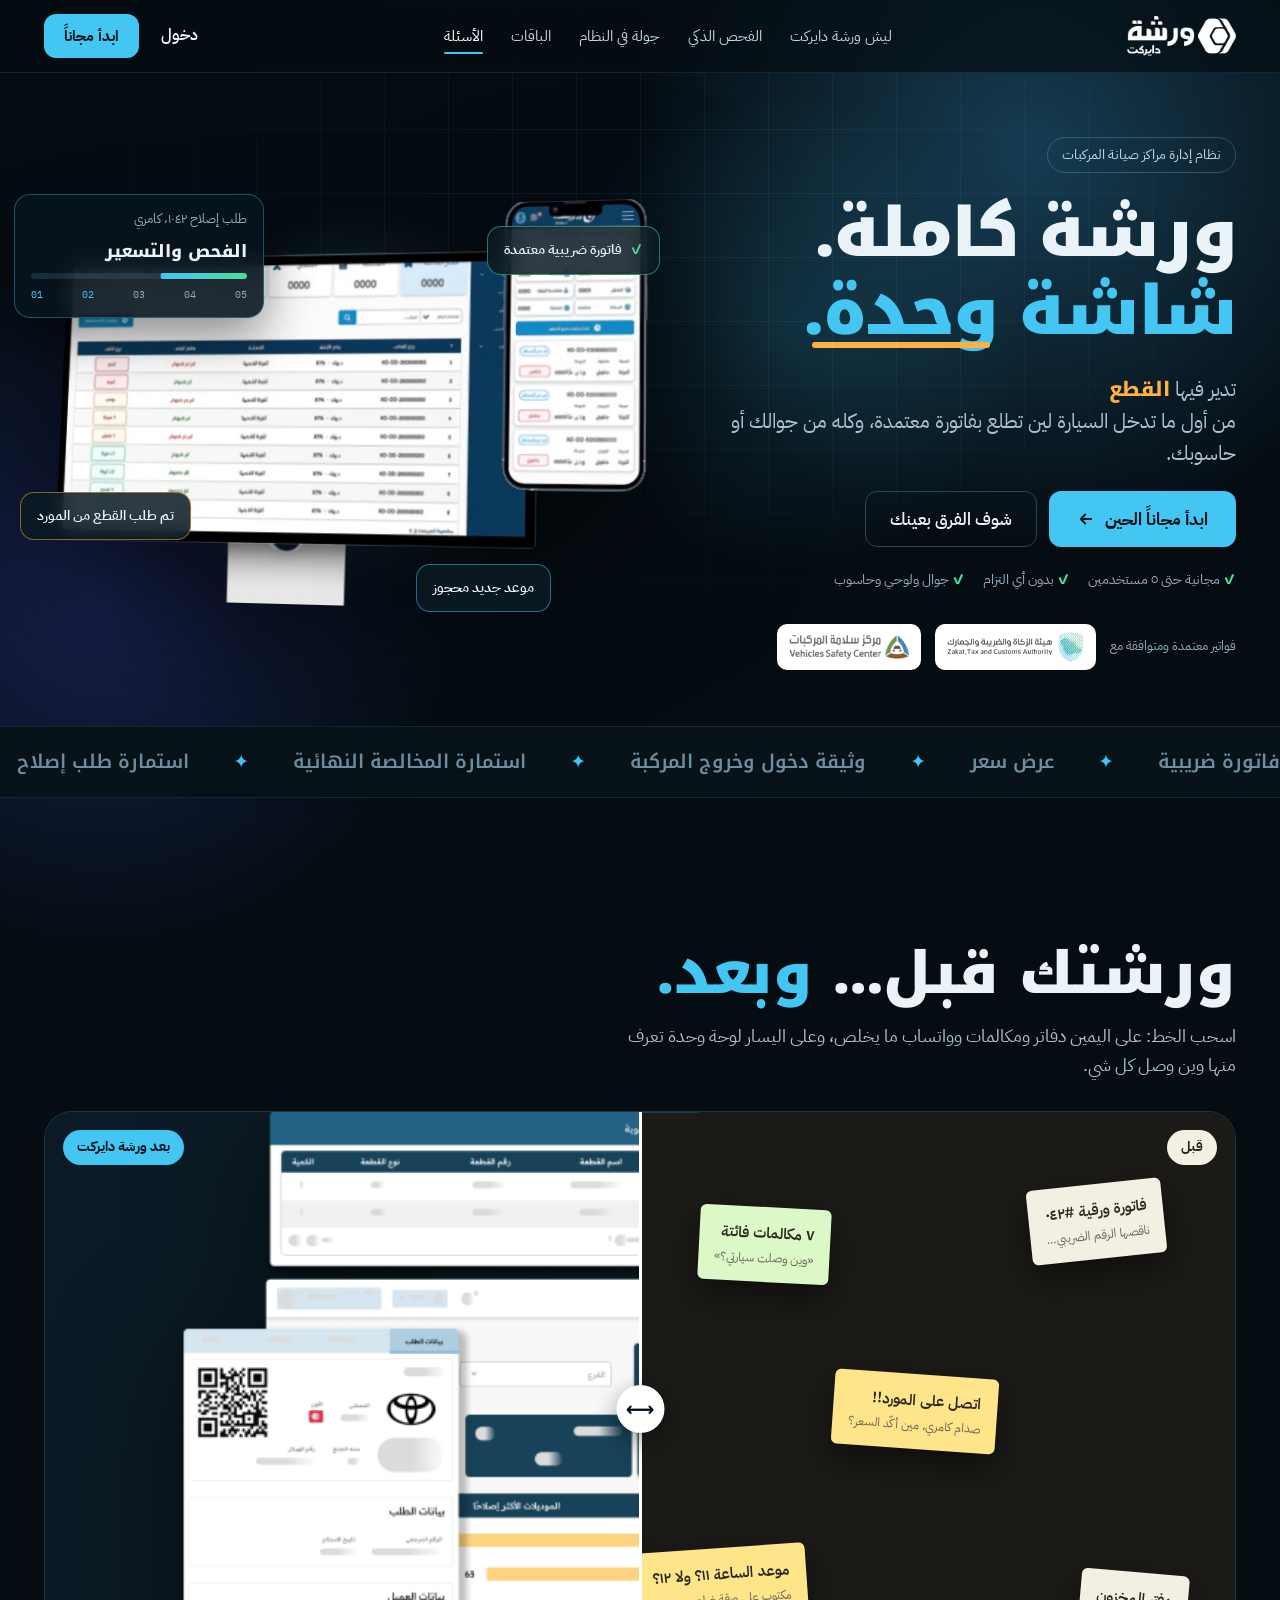
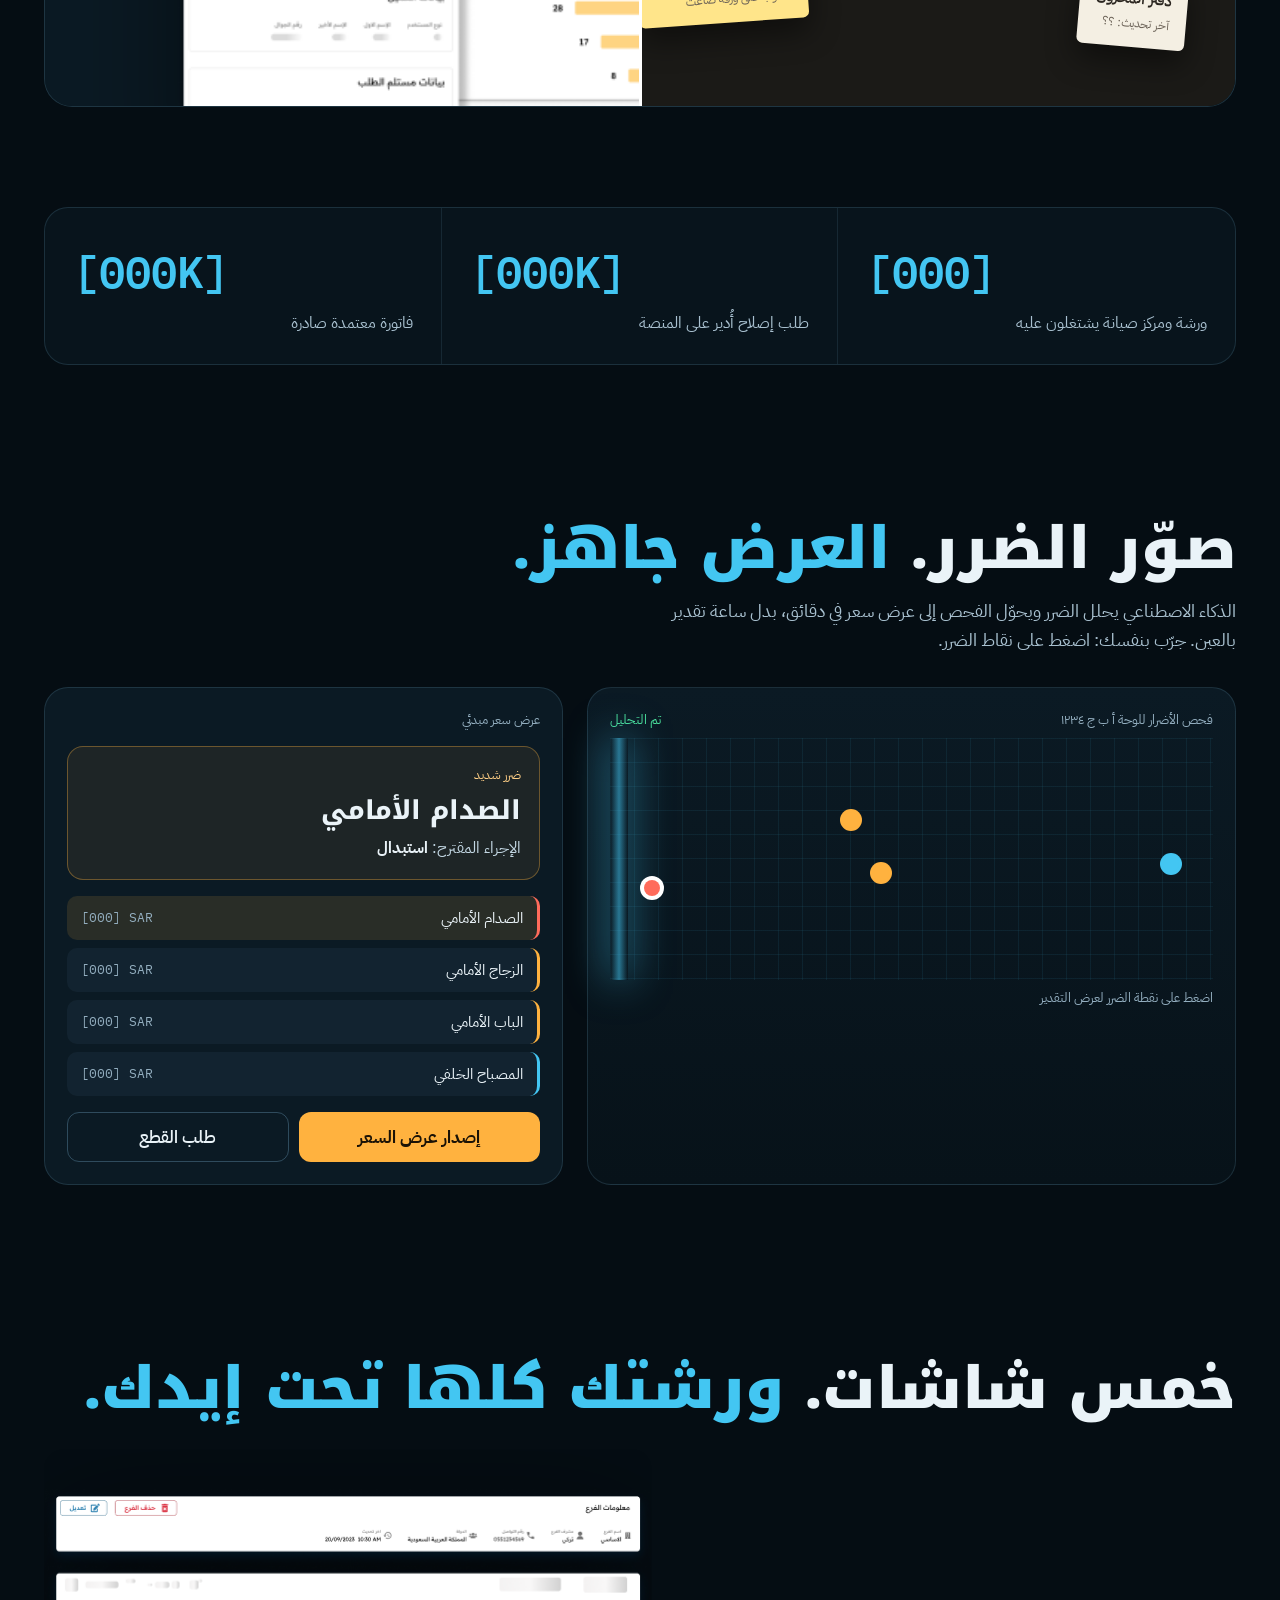
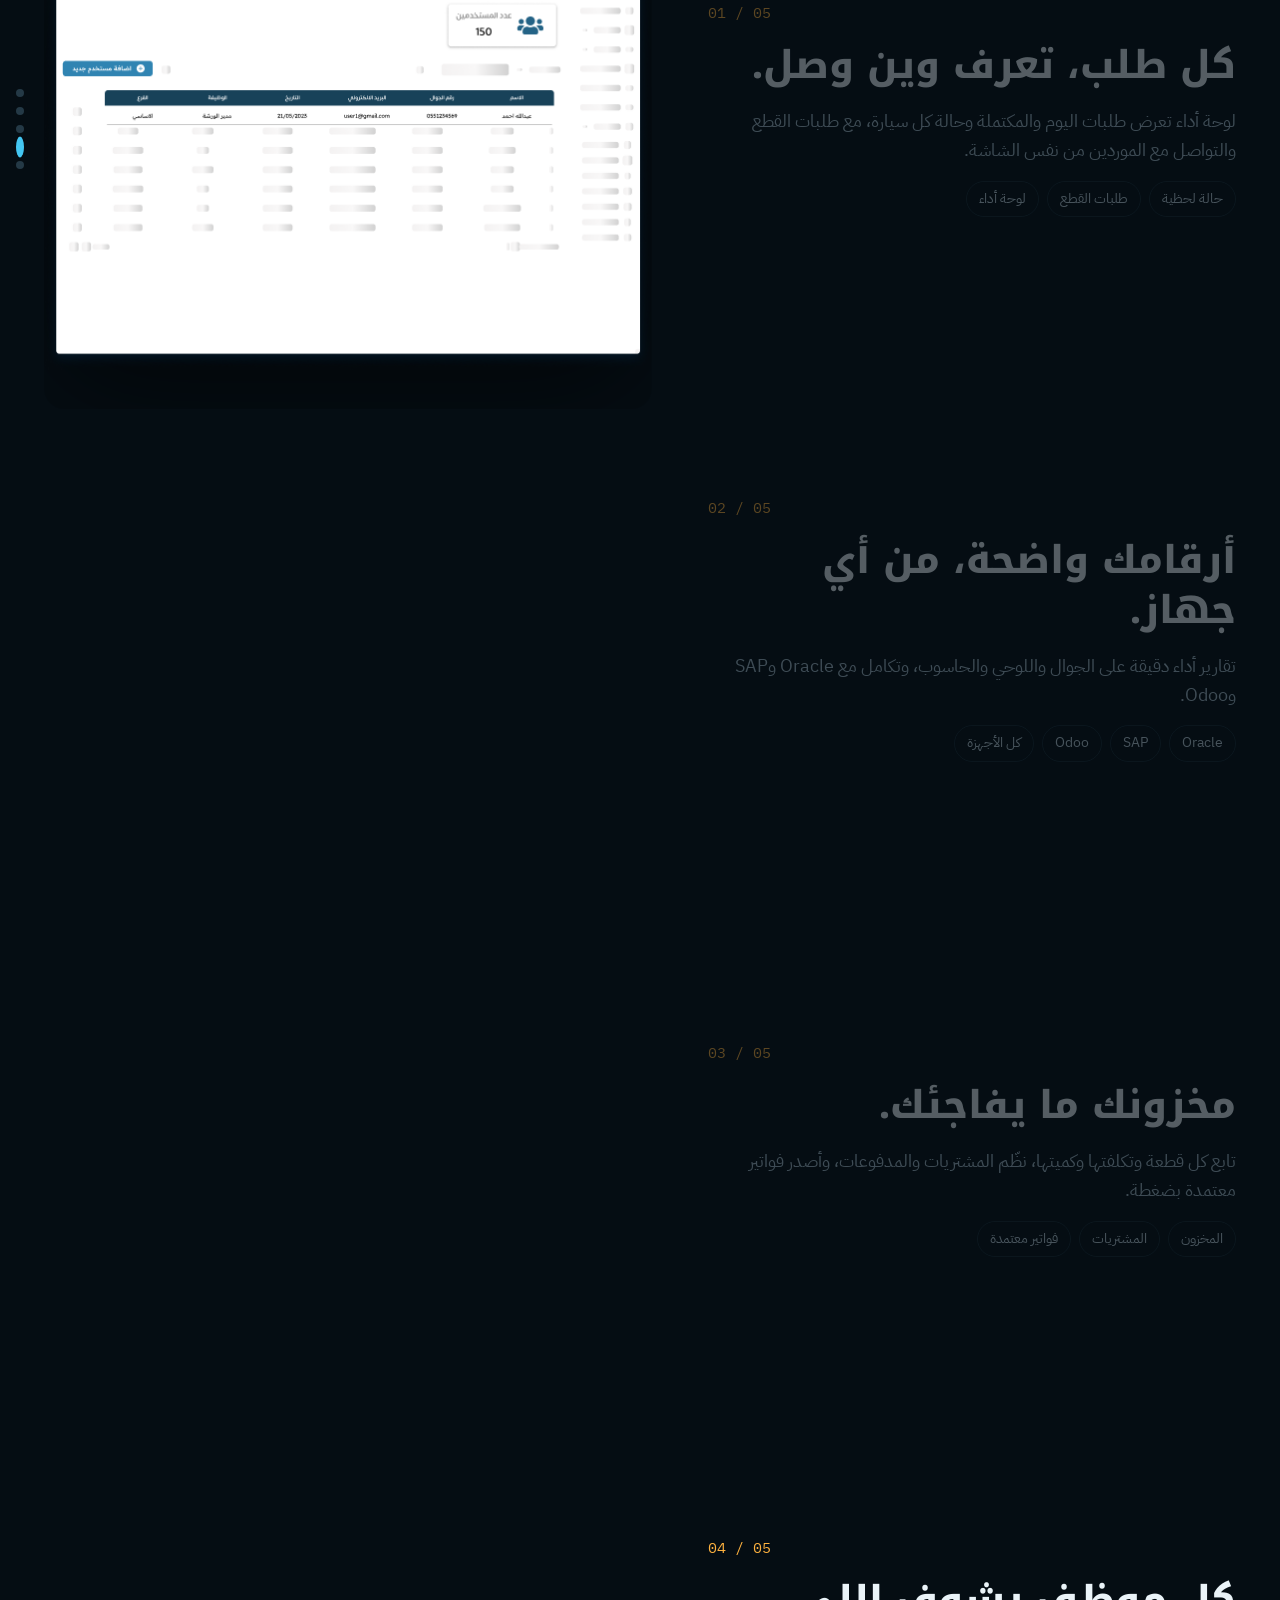
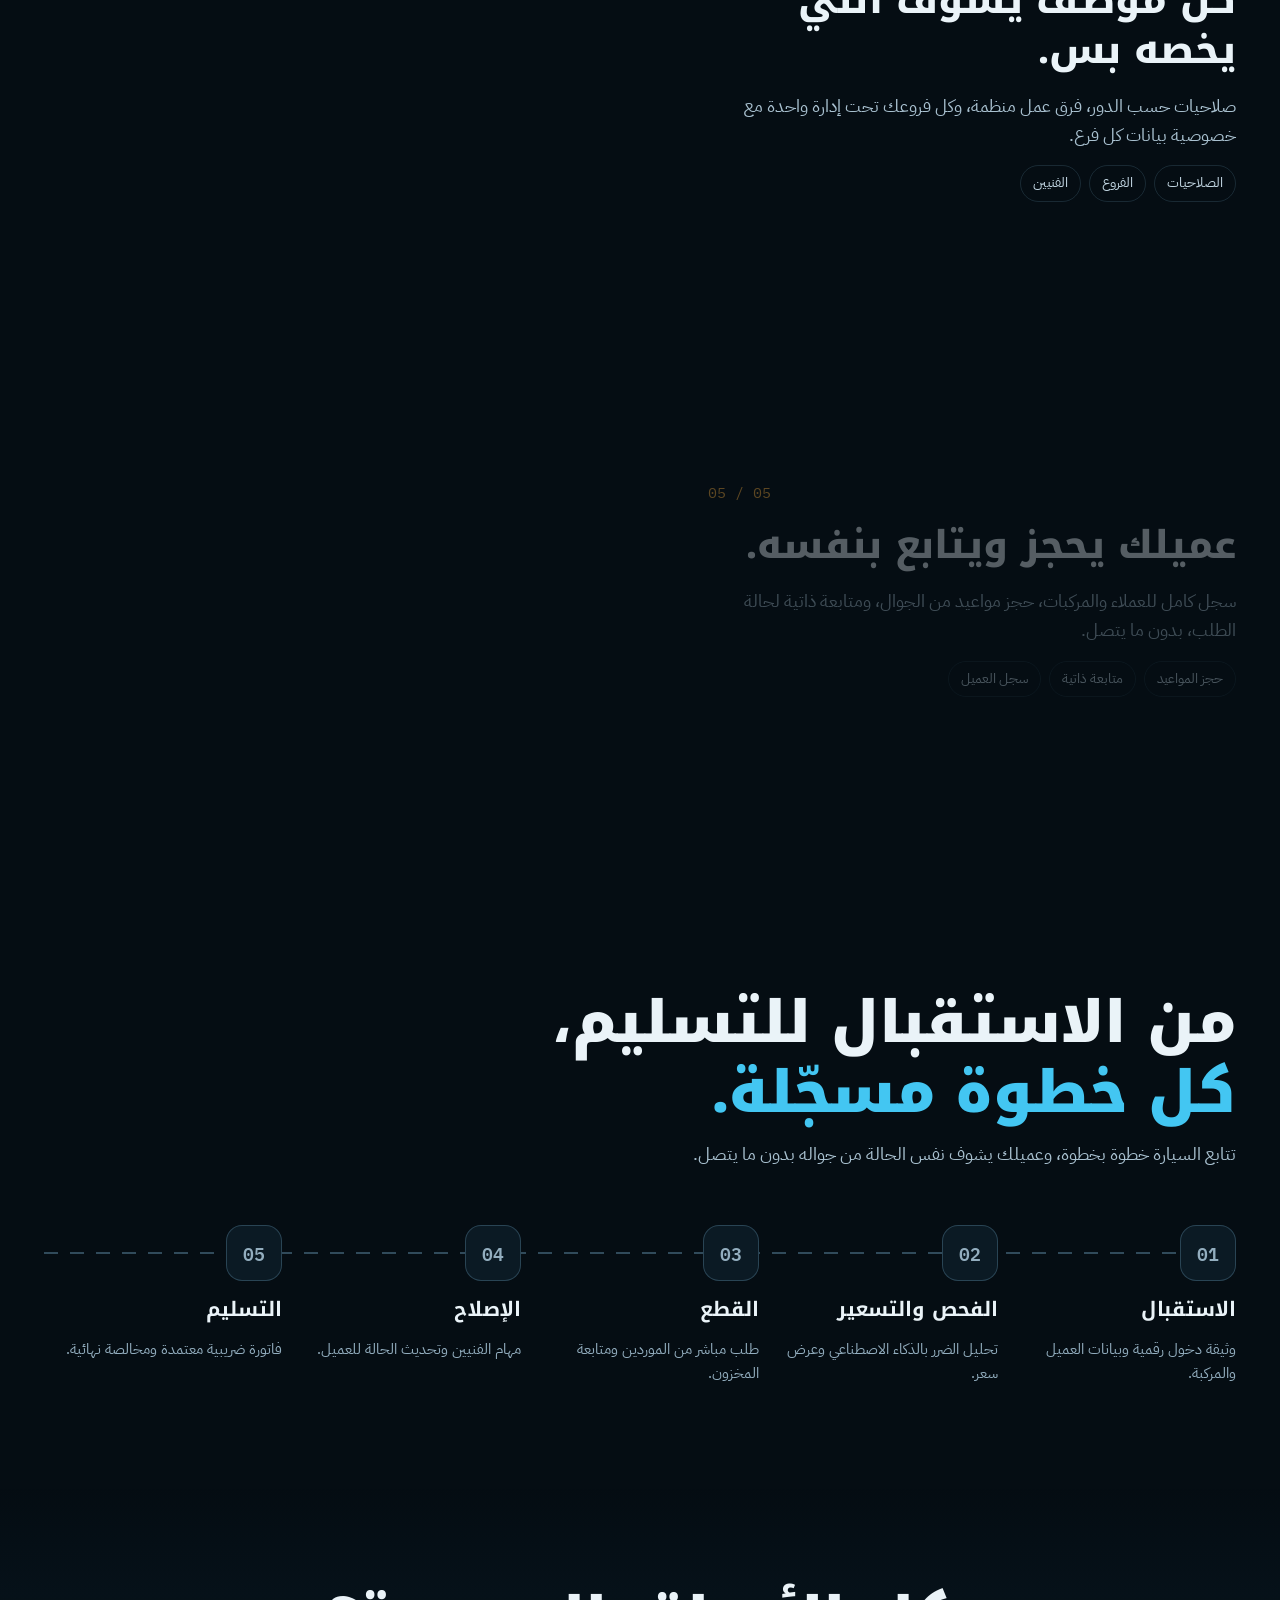
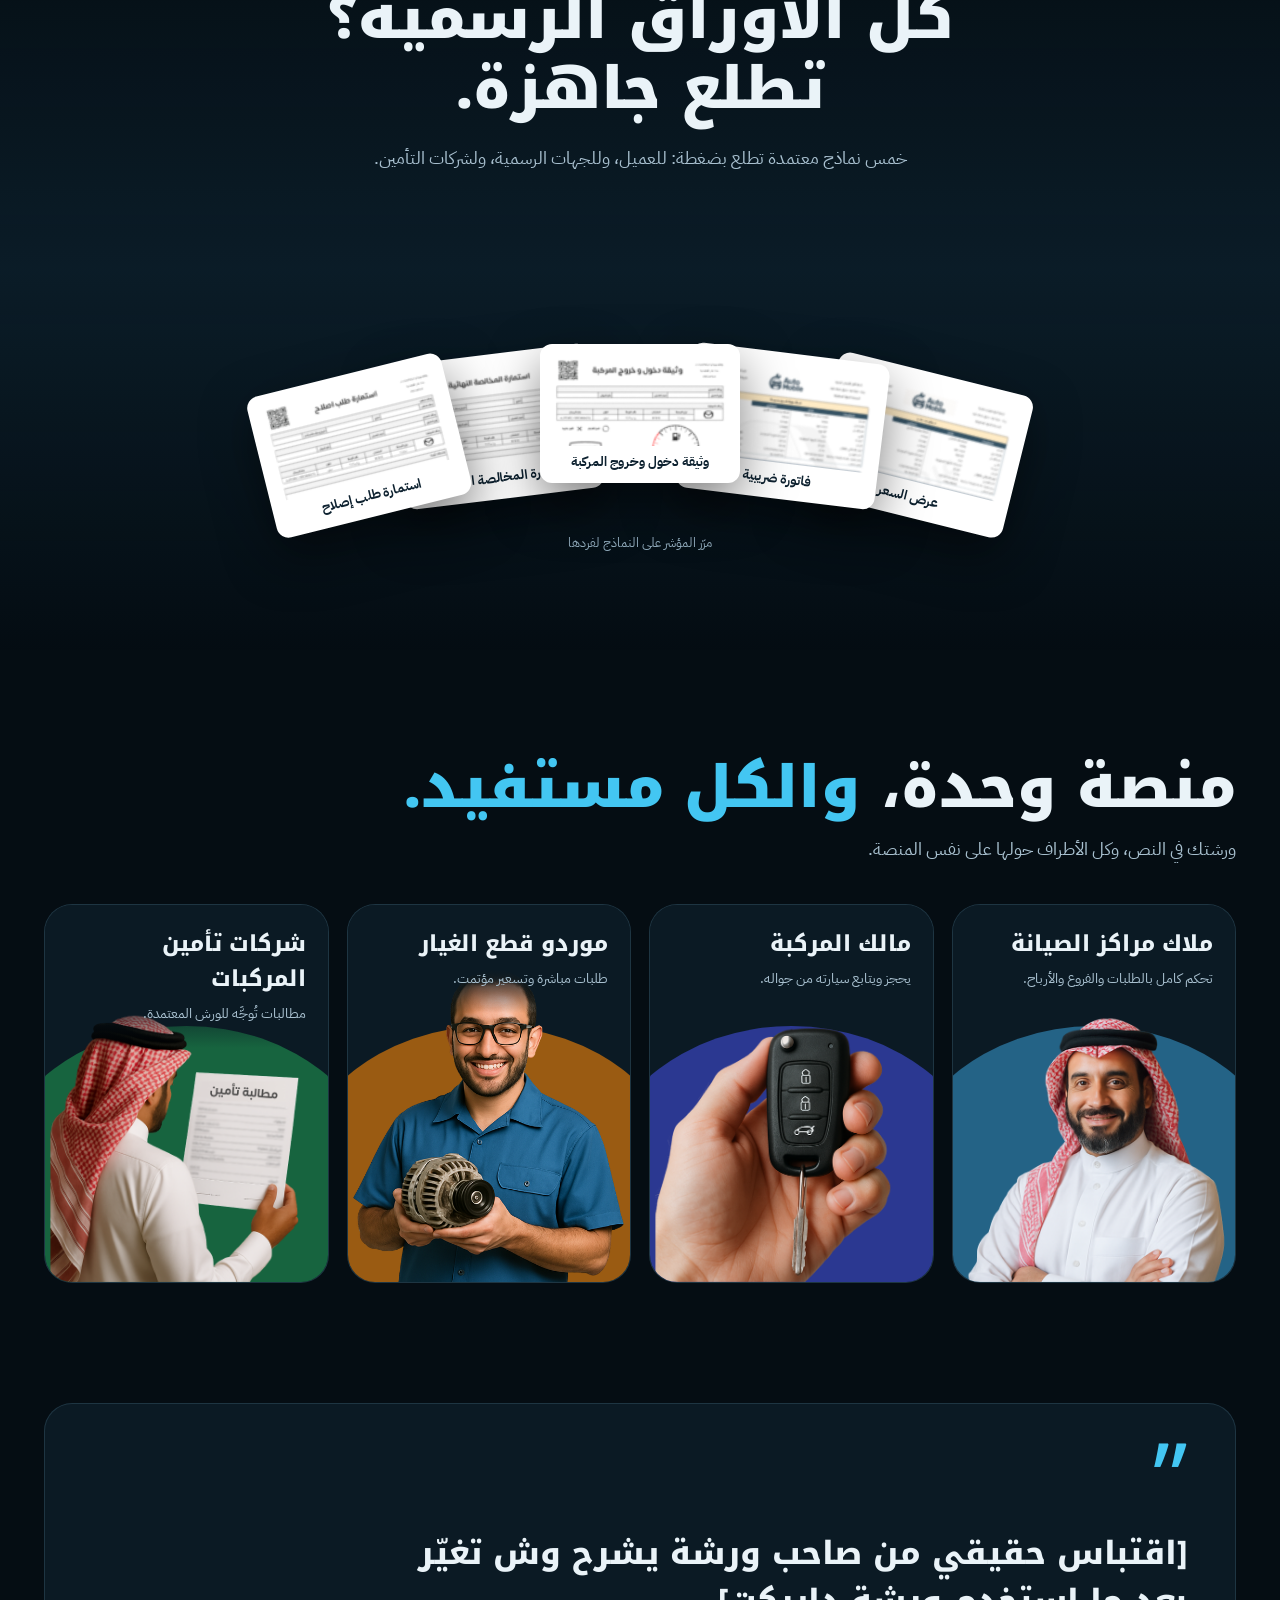
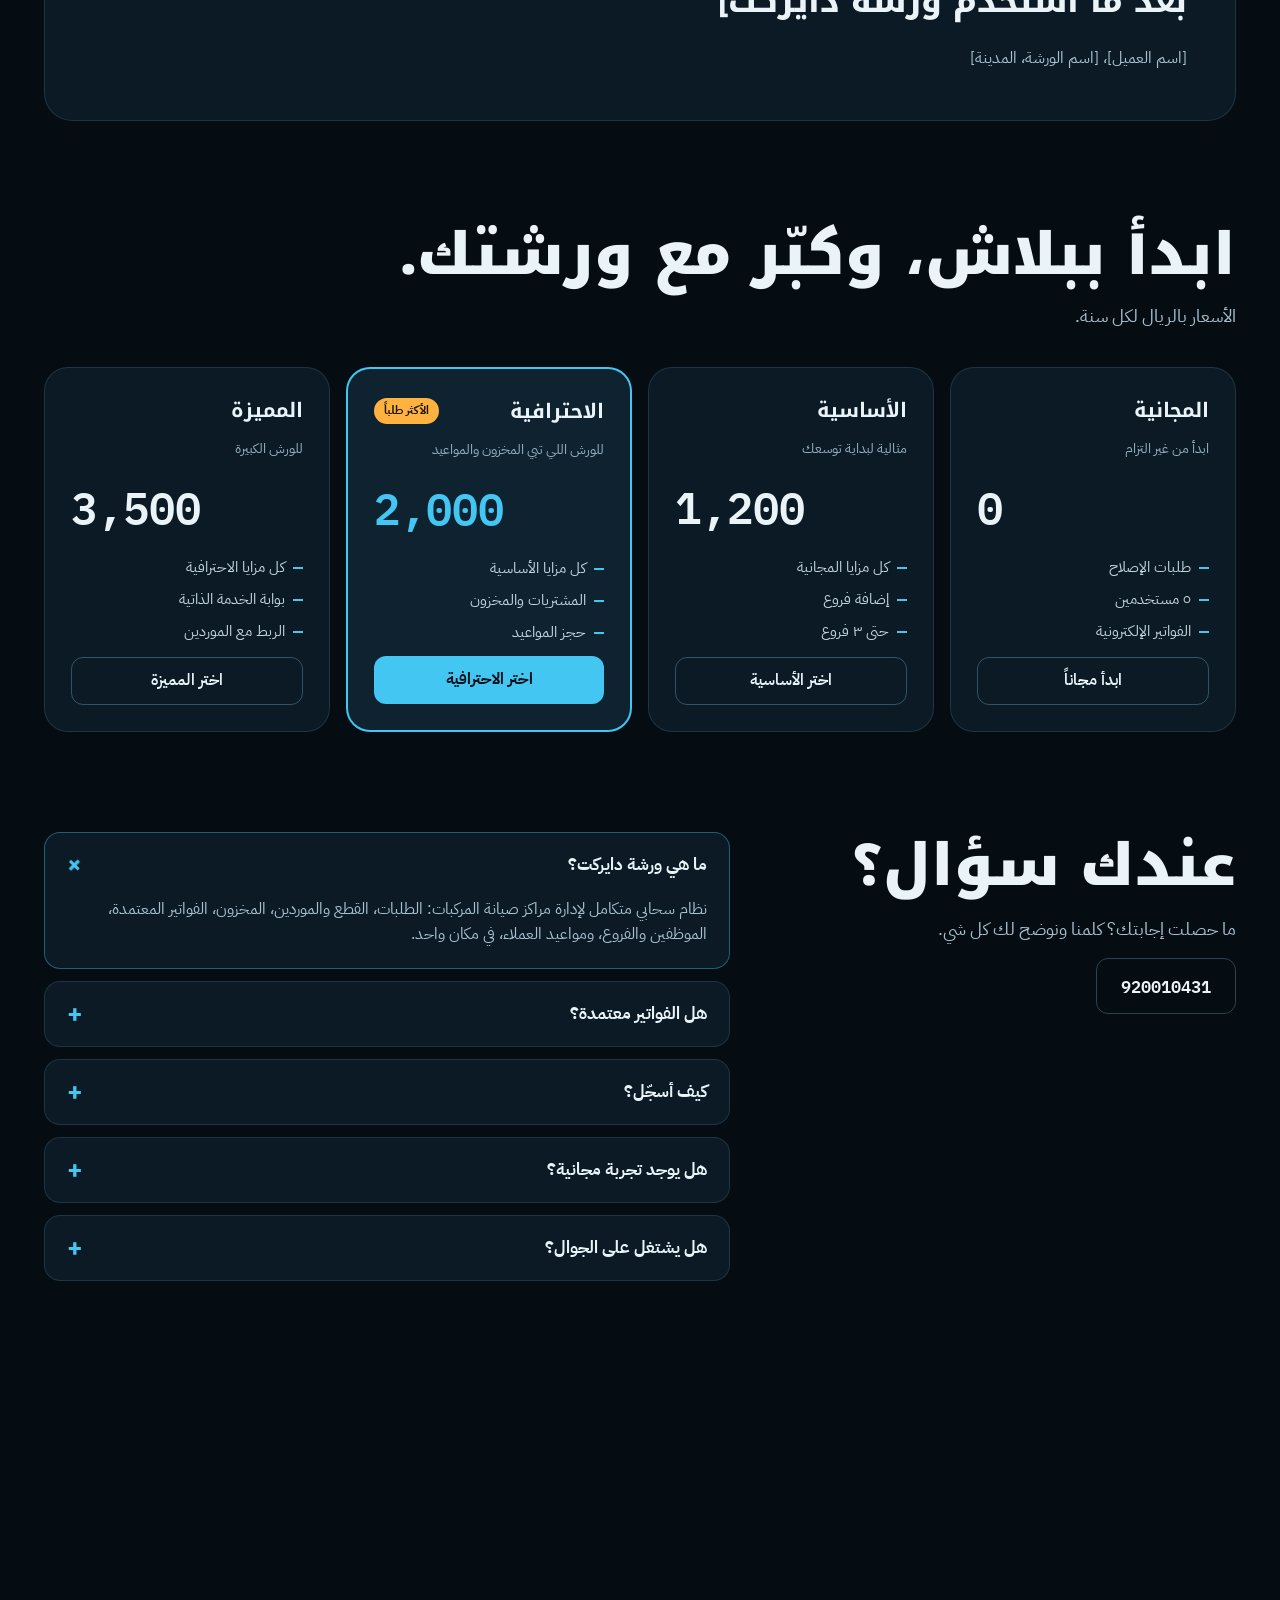
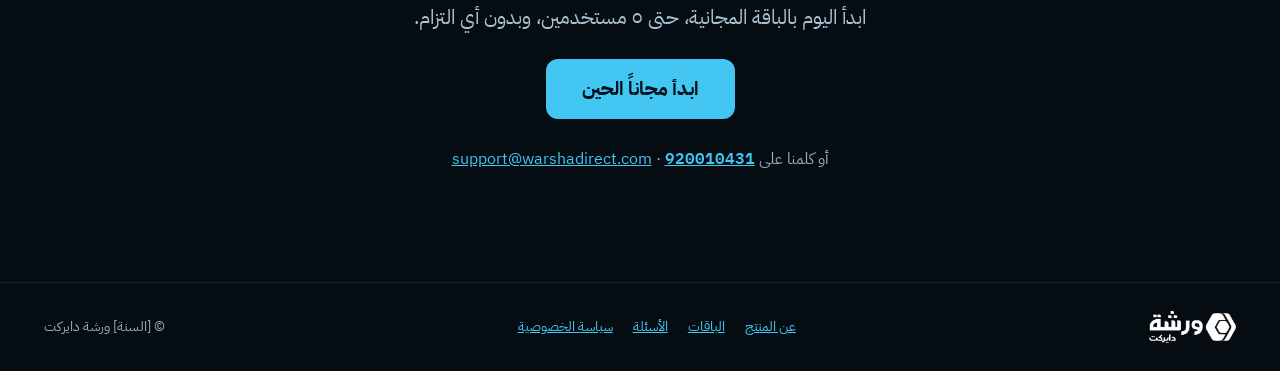
<file: showroom-v2-improved.html>
<!doctype html>
<html lang="ar" dir="rtl">
<head>
<script>document.documentElement.classList.add('js')</script>
<meta charset="utf-8">
<meta name="viewport" content="width=device-width, initial-scale=1">
<title>ورشة دايركت، نظام إدارة مراكز صيانة المركبات</title>
<meta name="description" content="نظام سحابي لإدارة مراكز صيانة المركبات: الطلبات والقطع والمخزون والفواتير المعتمدة، من الجوال أو الحاسوب.">
<link rel="preconnect" href="https://fonts.googleapis.com">
<link href="https://fonts.googleapis.com/css2?family=Noto+Kufi+Arabic:wght@600;800;900&family=IBM+Plex+Sans+Arabic:wght@400;500;600;700&family=IBM+Plex+Mono:wght@500;600&display=swap" rel="stylesheet">
<style>
/* Hallmark · checked · genre: modern-minimal · theme: custom (Showroom v2) · redesign: polish · copy kept
 * the dark showroom look kept as designed; fixed the tells only */
/* Hallmark · waive 2b · the closing giant line fills with one cyan token to cyan as you scroll · a single-hue fill, the outline stays readable before it */
:root{--bg:#050D13;--s1:#0B1A24;--s2:#0E2230;--line:rgba(130,190,225,.16);--tx:#EAF3F8;--mut:#A9C1D0;--mut2:#93AEBF;--cy:#43C6F2;--am:#FFB23F;--gr:#4ADE9B;--rd:#FF6B5B;--in:#8B93E8;--font-k:'Noto Kufi Arabic','Somar',system-ui,sans-serif;--font-body:'IBM Plex Sans Arabic','Somar',system-ui,sans-serif;--font-mono:'IBM Plex Mono',ui-monospace,monospace;--c1:rgba(36,99,134,.55);--c2:rgba(43,56,145,.45);--c3:#c2d6e2;--c4:rgba(130,190,225,.3);--c5:rgba(67,198,242,.35);--c6:rgba(74,222,155,.5);--c7:rgba(255,178,63,.5);--c8:rgba(67,198,242,.5);--c9:#f4efe3;--c10:#2b2620;--c11:#04121a;--c12:#071219;--c13:#ffcf85;--c14:#1a1206;--c15:rgba(36,99,134,.18);--c16:#246386;--c17:#2b3891;--c18:#9a5b12;--c19:#17643f;--c20:rgba(130,190,225,.12);--c21:#9FE3FA;--c22:rgba(67,198,242,.16);--c23:rgba(5,13,19,.7);--c24:rgba(5,13,19,.9);--c25:#fff;--c26:rgba(0,0,0,.6);--c27:rgba(11,26,36,.85);--c28:#6F8D9F;--c29:rgba(67,198,242,.18);--c30:rgba(0,0,0,.5);--c31:#1B1A17;--c32:rgba(0,0,0,.45);--c33:#6B6257;--c34:#FFE58A;--c35:#DCF8C6;--c36:rgba(0,0,0,.4);--c37:rgba(67,198,242,.08);--c38:rgba(67,198,242,.55);--c39:rgba(67,198,242,.6);--c40:rgba(255,178,63,.08);--c41:rgba(255,178,63,.35);--c42:rgba(130,190,225,.06);--c43:rgba(255,178,63,.12);--c44:rgba(130,190,225,.25);--c45:rgba(130,190,225,.35);--c46:rgba(67,198,242,.13);--c47:rgba(11,26,36,.6);--c48:rgba(67,198,242,.45);--c49:rgba(67,198,242,.4);--c50:rgba(130,190,225,.55);--c51:rgba(130,190,225,.07);--c52:#000;--c53:rgba(67,198,242,.14);--c54:rgba(255,255,255,.6);--c55:rgba(8,20,29,.9);--c56:rgba(130,190,225,.15);--c57:rgba(255,178,63,.55);--c58:rgba(255,178,63,0);--c59:rgba(8,20,29,.92);--c60:rgba(130,190,225,.2);--c61:rgba(5,13,19,.97);--c62:rgba(130,190,225,.08);--c63:rgba(130,190,225,.18);}
*{box-sizing:border-box}
html{scroll-behavior:smooth;interpolate-size:allow-keywords}
body{margin:0;background:var(--bg);color:var(--tx);font-family:var(--font-body);line-height:1.6;font-size:16px;overflow-x:clip}
a{color:var(--cy)}a:hover{color:var(--c21)}
img{max-width:100%}
.wrap{max-width:1240px;margin:0 auto;padding:0 24px}
.k{font-family:var(--font-k)}
.m{font-family:var(--font-mono);direction:ltr;unicode-bidi:isolate}
.h2{margin:0;font-family:var(--font-k);font-size:clamp(34px,4.6vw,58px);line-height:1.2;font-weight:900;text-wrap:balance}
.lead{margin:0;font-size:18px;color:var(--mut);max-width:34em}
section{position:relative}
a:focus-visible,button:focus-visible,input:focus-visible,summary:focus-visible{outline:3px solid var(--am);outline-offset:3px}
html{overflow-x:clip}
.skip{position:absolute;width:1px;height:1px;overflow:hidden;clip-path:inset(50%);white-space:nowrap}.skip:focus{width:auto;height:auto;clip-path:none;right:16px;top:16px;z-index:100;background:var(--tx);color:var(--bg);padding:8px 12px;border-radius:8px}
.glows{position:absolute;top:0;right:0;left:0;height:1400px;overflow:hidden;pointer-events:none}

.btn{translate:var(--bx,0px) var(--by,0px);display:inline-flex;align-items:center;gap:10px;min-height:56px;padding:0 28px;border-radius:12px;background:var(--cy);color:var(--c11);text-decoration:none;font-weight:800;font-size:17px;border:0;cursor:pointer;transition:transform .2s cubic-bezier(.2,.8,.2,1),box-shadow .2s,translate .3s cubic-bezier(.2,.8,.2,1)}
.btn:hover{color:var(--c11);transform:translateY(-2px);box-shadow:0 0 0 6px var(--c22),0 12px 40px var(--c5)}
.btn-ghost{display:inline-flex;align-items:center;min-height:56px;padding:0 24px;border-radius:12px;border:1px solid var(--c4);color:var(--tx);text-decoration:none;font-weight:600;font-size:17px}
.btn:active,.btn-ghost:active,.plan a.sel:active{transform:translateY(1px)}
.btn:disabled,.btn[aria-disabled="true"]{opacity:.55;cursor:not-allowed;transform:none}
.btn-ghost:hover{color:var(--tx);border-color:var(--cy)}

/* header */
.top{position:sticky;top:0;z-index:30;background:var(--c23);backdrop-filter:blur(16px);-webkit-backdrop-filter:blur(16px);border-bottom:1px solid var(--c20)}
.top{transition:background .3s}.top .wrap{display:flex;align-items:center;justify-content:space-between;min-height:72px;gap:24px;transition:min-height .3s}
.top.scrolled{background:var(--c24)}.top.scrolled .wrap{min-height:60px}
.top nav{display:flex;gap:28px;font-size:15px}.top nav a{position:relative;color:var(--c3);text-decoration:none;padding:6px 0}.top nav a:hover,.top nav a.act{color:var(--c25)}
.top nav a::after{content:'';position:absolute;inset-inline:0;bottom:0;height:2px;border-radius:2px;background:var(--cy);transform:scaleX(0);transition:transform .3s cubic-bezier(.2,.8,.2,1)}.top nav a.act::after{transform:none}
.menu-btn,.nav-login{display:none}
.progress{position:fixed;top:0;right:0;left:0;height:3px;background:linear-gradient(90deg,var(--am),var(--cy));transform-origin:right;transform:scaleX(0);z-index:40}

/* hero */
.hero{padding:64px 0 32px;position:relative}
.hero-grid{display:grid;grid-template-columns:minmax(0,1fr) minmax(0,1.1fr);gap:40px;align-items:center}
.mega{margin:0;font-family:var(--font-k);font-size:clamp(40px,5.3vw,80px);line-height:1.15;font-weight:900;letter-spacing:-1.5px}
.grad{color:var(--cy)}
.rot{display:inline-block;position:relative;min-width:4.6em;height:1.6em;line-height:1.6;vertical-align:top;clip-path:inset(0 -3em)}
.js .rot span{position:absolute;inset:0;opacity:0;transform:translateY(100%);transition:opacity .5s,transform .5s cubic-bezier(.2,.8,.2,1);white-space:nowrap}
.js .rot span.on{opacity:1;transform:none}
html:not(.js) .rot span:not(:first-child){display:none}
.hero-visual{position:relative;perspective:1600px}
.tilt{width:100%;height:auto;display:block;transform:rotateY(var(--ry,-12deg)) rotateX(var(--rx,7deg));transition:transform .25s ease-out;filter:drop-shadow(0 40px 70px var(--c26))}
.chip{position:absolute;padding:12px 16px;border-radius:14px;background:var(--c27);backdrop-filter:blur(10px);-webkit-backdrop-filter:blur(10px);font-size:14px;font-weight:600;display:flex;gap:8px;align-items:center;white-space:nowrap;animation:float 6s ease-in-out infinite}
@keyframes float{0%,100%{transform:translateY(0)}50%{transform:translateY(-14px)}}
.dot{width:8px;height:8px;border-radius:50%;display:inline-block}
@keyframes pulse{0%,100%{opacity:.5}50%{opacity:1}}.blink{animation:pulse 2s ease-in-out infinite}
.logos{display:flex;align-items:center;gap:14px;flex-wrap:wrap;margin-top:10px}
.logos span.pill{background:var(--c25);border-radius:10px;padding:8px 12px;display:flex}

/* marquee */
.marq{border-top:1px solid var(--c20);border-bottom:1px solid var(--c20);padding:20px 0;overflow:hidden;background:var(--c12);margin-top:56px}
.marq-track{display:flex;gap:44px;width:max-content;white-space:nowrap;font-size:19px;font-weight:600;color:var(--c28);animation:marquee 40s linear infinite}
.marq-track b{color:var(--cy);font-weight:400}
.marq:hover .marq-track{animation-play-state:paused}
@keyframes marquee{from{transform:translateX(0)}to{transform:translateX(50%)}}

/* before after */
.ba{position:relative;border-radius:28px;overflow:hidden;border:1px solid var(--line);aspect-ratio:16/8;background:var(--s1);user-select:none}
.ba-after,.ba-before{position:absolute;inset:0}
.ba-after{display:grid;place-items:center;background:radial-gradient(circle at 50% 60%,var(--c29),transparent 60%),var(--s1)}
.ba-after img{width:78%;height:auto;filter:drop-shadow(0 30px 60px var(--c30))}
.ba-before{background:var(--c31);clip-path:inset(0 0 0 var(--cut,50%))}
.ba-before .paper{position:absolute;background:var(--c9);color:var(--c10);border-radius:6px;padding:14px 16px;font-size:15px;font-weight:600;box-shadow:0 14px 30px var(--c32);max-width:240px}
.ba-before .paper small{display:block;font-weight:400;color:var(--c33);font-size:12px;margin-top:4px}
.ba-before .note{background:var(--c34)}.ba-before .wa{background:var(--c35)}
.ba-label{position:absolute;top:18px;padding:6px 14px;border-radius:99px;font-weight:800;font-size:14px;z-index:3}
.ba-handle{position:absolute;top:0;bottom:0;left:var(--cut,50%);width:3px;background:var(--c25);transform:translateX(-50%);z-index:4;pointer-events:none}
.ba-handle::after{content:'⟷';position:absolute;top:50%;left:50%;transform:translate(-50%,-50%);width:48px;height:48px;border-radius:50%;background:var(--c25);color:var(--c11);display:grid;place-items:center;font-size:20px;font-weight:700;box-shadow:0 8px 24px var(--c36)}
.ba input{position:absolute;inset:0;width:100%;height:100%;opacity:0;cursor:ew-resize;z-index:5;margin:0;direction:ltr}

/* scan */
.scan-grid{display:grid;grid-template-columns:minmax(0,1.25fr) minmax(0,1fr);gap:24px;align-items:stretch}
.panel{border-radius:24px;border:1px solid var(--line);background:var(--s1);padding:22px}
.stage-car{position:relative;width:100%;aspect-ratio:600/240}
.gridbg{position:absolute;inset:0;background-image:linear-gradient(var(--c37) 1px,transparent 1px),linear-gradient(90deg,var(--c37) 1px,transparent 1px);background-size:24px 24px}
.js .draw *{stroke-dasharray:1400;stroke-dashoffset:1400}
.in .draw *{animation:draw 2.4s cubic-bezier(.6,0,.2,1) forwards}
@keyframes draw{to{stroke-dashoffset:0}}
.scanline{position:absolute;top:0;bottom:0;width:3%;background:linear-gradient(90deg,transparent,var(--c38),transparent);box-shadow:0 0 40px var(--c39);left:0;animation:scan 3.2s cubic-bezier(.5,0,.5,1) infinite}
@keyframes scan{from{transform:translateX(-140%)}to{transform:translateX(3340%)}}
.spot{position:absolute;width:44px;height:44px;margin:-22px 0 0 -22px;border-radius:50%;border:0;background:transparent;padding:0;display:grid;place-items:center;cursor:pointer}
.spot::before{content:'';position:absolute;width:22px;height:22px;border-radius:50%;background:var(--c);animation:ping 1.8s ease-out infinite}
.spot::after{content:'';position:relative;width:16px;height:16px;border-radius:50%;background:var(--c);transition:box-shadow .2s}
.spot[aria-pressed="true"]::after{box-shadow:0 0 0 4px var(--c25)}
@keyframes ping{0%{transform:scale(.6);opacity:.9}100%{transform:scale(2.4);opacity:0}}
.est{display:flex;flex-direction:column;gap:4px;padding:18px;border-radius:16px;background:var(--c40);border:1px solid var(--c41)}
.est-list{list-style:none;margin:0;padding:0;display:flex;flex-direction:column;gap:8px}
.est-list li{display:flex;justify-content:space-between;align-items:center;padding:10px 14px;border-radius:10px;background:var(--c42);font-size:15px;transition:background .2s}
.est-list li.on{background:var(--c43)}

/* tour */
.chapters{display:grid;grid-template-columns:minmax(0,1fr) minmax(0,1.15fr);gap:56px}
.stage{position:sticky;top:110px;height:min(560px,70vh)}
.stage img{position:absolute;inset:0;width:100%;height:100%;object-fit:contain;filter:drop-shadow(0 30px 60px var(--c26));}
.js .stage img{opacity:0;transform:translateY(40px) scale(.95);clip-path:inset(100% 0 0 0 round 20px);transition:opacity .6s,transform .8s cubic-bezier(.2,.8,.2,1),clip-path .8s cubic-bezier(.7,0,.2,1)}
.js .stage img.on{opacity:1;transform:none;clip-path:inset(0 0 0 0 round 20px)}
.ch{min-height:520px;display:flex;flex-direction:column;justify-content:center;gap:16px;opacity:.35;transition:opacity .4s}
.ch.on{opacity:1}
.ch h3{margin:0;font-family:var(--font-k);font-size:clamp(28px,3vw,40px);line-height:1.3;font-weight:800}
.ch p{margin:0;font-size:18px;color:var(--mut);max-width:28em}
.ch ul{margin:0;padding:0;list-style:none;display:flex;flex-wrap:wrap;gap:8px}
.ch li{font-size:14px;padding:6px 12px;border-radius:99px;border:1px solid var(--line);color:var(--c3)}
.inline-img{display:none}
.dots{position:absolute;top:50%;left:-28px;transform:translateY(-50%);display:flex;flex-direction:column;gap:10px}
.dots span{width:8px;height:8px;border-radius:99px;background:var(--c44);transition:background .3s,transform .3s}
.dots span.on{background:var(--cy);transform:scaleY(2.6)}

/* lane */
.lane-wrap{position:relative}
.lane{list-style:none;margin:0;padding:0;display:grid;grid-template-columns:repeat(5,minmax(0,1fr));position:relative;z-index:1}
.lane li{display:flex;flex-direction:column;gap:12px;padding-left:16px}
.lane .n{width:56px;height:56px;border-radius:16px;display:grid;place-items:center;font-weight:600;font-size:18px;border:1px solid var(--c44);background:var(--s1);color:var(--mut2);transition:background .35s,color .35s,border-color .35s,box-shadow .35s}
.lane li.on .n{background:var(--cy);color:var(--c11);border-color:var(--cy);box-shadow:0 0 30px var(--c39)}
.lane li.done .n{border-color:var(--cy);color:var(--cy)}
.lane strong{font-family:var(--font-k);font-size:20px}
.lane span.d{color:var(--mut2);font-size:15px}

.track{position:absolute;top:27px;right:0;left:0;height:2px;background:repeating-linear-gradient(90deg,var(--c45) 0 14px,transparent 14px 26px)}
/* car moves along the inline axis, so it follows the page direction (RTL: right→left, LTR: left→right) */
.car{position:absolute;top:2px;inset-inline-start:0;width:56px;height:46px;display:grid;place-items:center;z-index:2;transition:opacity .4s}
.car svg{transition:transform .2s}
.car:dir(ltr) svg{transform:scaleX(-1)}
.car.reset{transition:opacity .4s}

/* docs fan */
.fan{display:flex;justify-content:center;align-items:flex-end;height:260px}
.doc{width:200px;margin:0 -90px;border-radius:12px;background:var(--c25);padding:10px;box-shadow:0 20px 50px var(--c30);transition:transform .7s cubic-bezier(.2,.8,.2,1),margin .7s cubic-bezier(.2,.8,.2,1);margin-block:0}
.doc figcaption{color:var(--s2);font-size:13px;font-weight:700;padding-top:6px}
.fan.in .doc{margin-inline:-28px}
.fan:hover .doc{margin-inline:8px;transform:none!important}

/* people */
.people{display:grid;grid-template-columns:repeat(4,minmax(0,1fr));gap:18px}
.person{position:relative;border-radius:28px;overflow:hidden;background:var(--s1);border:1px solid var(--line);aspect-ratio:3/4;transition:transform .35s cubic-bezier(.2,.8,.2,1)}
.person:hover{transform:translateY(-8px)}
.person .arch{position:absolute;inset:32% -20% -20% -20%;border-radius:50% 50% 0 0}
.person img{position:absolute;bottom:0;left:50%;width:96%;transform:translateX(-50%);transition:transform .5s cubic-bezier(.2,.8,.2,1)}
.person:hover img{transform:translateX(-50%) scale(1.05)}
.person .cap{position:absolute;top:0;right:0;left:0;padding:22px;background:linear-gradient(var(--s1) 60%,transparent)}
.person h3{margin:0;font-family:var(--font-k);font-size:22px;font-weight:800}
.person p{margin:6px 0 0;color:var(--mut);font-size:14px}

/* spotlight cards */
.spot-card{position:relative;overflow:hidden}
.spot-card::before{content:'';position:absolute;inset:0;background:radial-gradient(420px circle at var(--mx,50%) var(--my,50%),var(--c46),transparent 45%);opacity:0;transition:opacity .3s;pointer-events:none}
.spot-card:hover::before{opacity:1}

/* stats */
.stats{display:grid;grid-template-columns:repeat(3,minmax(0,1fr));border:1px solid var(--line);border-radius:24px;background:var(--c47)}
.stats div{padding:28px;display:flex;flex-direction:column;gap:4px}
.stats div+div{border-right:1px solid var(--c20)}
.stats .m{font-size:44px;font-weight:600;color:var(--cy)}

/* pricing */
.price{display:grid;grid-template-columns:repeat(4,minmax(0,1fr));gap:16px}
.plan{border-radius:24px;border:1px solid var(--line);background:var(--s1);padding:26px;display:flex;flex-direction:column;gap:12px;transition:transform .35s cubic-bezier(.2,.8,.2,1),border-color .3s}
.price>.plan:hover{transform:translateY(-6px);border-color:var(--c48)}.price>.glow{transition:transform .35s cubic-bezier(.2,.8,.2,1)}.price>.glow:hover{transform:translateY(-6px)}
.plan .m.p{font-size:44px;font-weight:600}
.plan ul{margin:0;padding:0;list-style:none;display:flex;flex-direction:column;gap:8px;color:var(--c3);font-size:15px;flex:1}
.plan ul li::before{content:'';display:inline-block;width:10px;height:2px;margin-inline-end:8px;vertical-align:middle;background:var(--cy)}
.plan a.sel{min-height:48px;display:flex;align-items:center;justify-content:center;border-radius:12px;border:1px solid var(--c45);color:var(--tx);text-decoration:none;font-weight:600}
@property --a{syntax:'<angle>';inherits:false;initial-value:0deg}
@keyframes glowspin{to{--a:360deg}}
.glow{border-radius:24px;padding:2px;background:var(--cy)}
.glow .plan{height:100%;background:var(--s2);border:0;border-radius:22px}

/* faq */
.faq{display:grid;grid-template-columns:minmax(0,.8fr) minmax(0,1.2fr);gap:48px;align-items:start}
details{border:1px solid var(--line);border-radius:16px;background:var(--s1);padding:0 22px;margin-bottom:12px}
summary{min-height:64px;display:flex;align-items:center;justify-content:space-between;gap:16px;font-weight:700;font-size:17px;cursor:pointer;list-style:none}
summary::-webkit-details-marker{display:none}
summary::after{content:'+';font-size:26px;color:var(--cy);transition:transform .25s}
details[open] summary::after{transform:rotate(45deg)}
details p{margin:0 0 20px;color:var(--mut)}
details{transition:border-color .3s}details[open]{border-color:var(--c49)}
details::details-content{block-size:0;overflow:hidden;transition:block-size .35s cubic-bezier(.2,.8,.2,1),content-visibility .35s allow-discrete}
details[open]::details-content{block-size:auto}

.giant{margin:0;font-family:var(--font-k);font-size:clamp(60px,11vw,150px);line-height:1.15;font-weight:900;color:transparent;-webkit-text-stroke:2px var(--c50);background:linear-gradient(90deg,var(--cy),var(--cy)) no-repeat right/var(--fill,0%) 100%;-webkit-background-clip:text;background-clip:text}


/* hero v3 */
.hero::before{content:'';position:absolute;inset:-72px 0 0;background-image:linear-gradient(var(--c51) 1px,transparent 1px),linear-gradient(90deg,var(--c51) 1px,transparent 1px);background-size:64px 64px;-webkit-mask-image:radial-gradient(ellipse 70% 60% at 55% 30%,var(--c52) 25%,transparent 75%);mask-image:radial-gradient(ellipse 70% 60% at 55% 30%,var(--c52) 25%,transparent 75%);pointer-events:none}
.hero-cursor{position:absolute;width:560px;height:560px;border-radius:50%;background:radial-gradient(circle,var(--c53),transparent 60%);left:var(--hx,62%);top:var(--hy,34%);transform:translate(-50%,-50%);pointer-events:none}
.mega .ln{white-space:nowrap}.mega .w{display:inline-block;animation:wordIn .9s cubic-bezier(.2,.8,.2,1) both;animation-delay:calc(var(--i)*.12s + .1s)}
@keyframes wordIn{from{opacity:0;transform:translateY(.45em) rotate(2deg);filter:blur(10px)}}
.mark{position:relative}
.mark::before{content:'';position:absolute;inset-inline:4%;bottom:.04em;height:.09em;border-radius:99px;background:var(--am);transform-origin:right;animation:lineIn .8s .85s cubic-bezier(.2,.8,.2,1) both}
@keyframes lineIn{from{transform:scaleX(0)}}
.rot{color:var(--am)!important}
.btn.shine{position:relative;overflow:hidden}
.btn.shine::after{content:'';position:absolute;top:0;bottom:0;width:38%;left:0;background:linear-gradient(100deg,transparent,var(--c54),transparent);transform:translateX(-160%) skewX(-20deg);animation:shine 4s 1.8s ease-in-out infinite}
@keyframes shine{0%{transform:translateX(-160%) skewX(-20deg)}30%,100%{transform:translateX(340%) skewX(-20deg)}}
.micro{margin:0;display:flex;flex-wrap:wrap;gap:6px 18px;font-size:14px;color:var(--mut2)}
.micro span::before{content:'✓ ';color:var(--gr);font-weight:700}
.hero-visual{animation:visIn 1.3s .35s cubic-bezier(.2,.8,.2,1) both}
@keyframes visIn{from{opacity:0;transform:translateY(50px) scale(.95)}}
.live{position:absolute;top:-2%;left:-5%;z-index:3;width:250px;padding:14px 16px;border-radius:16px;background:var(--c55);border:1px solid var(--c5);backdrop-filter:blur(12px);-webkit-backdrop-filter:blur(12px);box-shadow:0 20px 50px var(--c32);display:flex;flex-direction:column;gap:8px;animation:float 7s -3s ease-in-out infinite}
.live-h{font-size:13px;color:var(--mut2)}
.live-s{font-family:var(--font-k);font-weight:800;font-size:17px;transition:opacity .3s,transform .3s}
.js .live-s.swap{opacity:0;transform:translateY(6px)}
.live-bar{height:6px;border-radius:99px;background:var(--c56);overflow:hidden}
.live-bar i{display:block;height:100%;width:100%;border-radius:99px;background:linear-gradient(90deg,var(--cy),var(--gr));transform:scaleX(.2);transform-origin:right;transition:transform .8s cubic-bezier(.2,.8,.2,1)}
.live-steps{display:flex;justify-content:space-between;font-size:10px;color:var(--mut2)}
.live-steps span.on{color:var(--cy)}
.est.flash{animation:flash .6s ease-out}
@keyframes flash{0%{box-shadow:0 0 0 0 var(--c57)}100%{box-shadow:0 0 0 16px var(--c58)}}
.hint-touch{display:none}

/* mobile sticky bar */
.mbar{position:fixed;inset-inline:12px;bottom:12px;z-index:35;display:none;gap:10px;padding:10px;border-radius:18px;background:var(--c59);border:1px solid var(--c60);backdrop-filter:blur(14px);-webkit-backdrop-filter:blur(14px);box-shadow:0 16px 40px var(--c30);transform:translateY(140%);transition:transform .45s cubic-bezier(.2,.8,.2,1)}
.mbar.show{transform:none}
.mbar .btn{flex:1;justify-content:center;min-height:52px}
.mbar .call{width:52px;min-height:52px;display:grid;place-items:center;border-radius:12px;border:1px solid var(--c4);color:var(--tx)}

/* reveal */
.js .rv{opacity:0;transform:translateY(36px);filter:blur(6px);transition:opacity .8s cubic-bezier(.2,.8,.2,1),transform .8s cubic-bezier(.2,.8,.2,1),filter .8s}
.js .rv.in{opacity:1;transform:none;filter:none}

@media (max-width:980px){
.hero-grid,.scan-grid,.chapters,.faq{grid-template-columns:minmax(0,1fr)}
.faq>div:first-child{position:static!important}
.menu-btn{display:grid;place-items:center;width:44px;height:44px;border-radius:12px;border:1px solid var(--c4);background:transparent;color:var(--tx);cursor:pointer}
.top.open nav{display:flex;position:absolute;top:100%;inset-inline:0;flex-direction:column;gap:0;padding:8px 24px 20px;background:var(--c61);border-bottom:1px solid var(--c56)}
.top.open nav a{min-height:52px;display:flex;align-items:center;font-size:17px;border-bottom:1px solid var(--c62)}
.top.open nav a::after{display:none}
.mbar{display:flex}
footer{padding-bottom:100px!important}
.hero{padding-top:36px}
.hero-visual{margin-top:12px}
.lane{gap:0}
.lane li{display:grid;grid-template-columns:56px minmax(0,1fr);column-gap:16px;row-gap:2px;align-content:start;padding:0 0 26px;position:relative}
.lane li .n{grid-row:1/3}
.lane li::before{content:'';position:absolute;top:60px;bottom:4px;inset-inline-start:27px;width:2px;border-radius:2px;background:var(--c63);transition:background .5s}
.lane li:last-child::before{display:none}
.lane li.done::before{background:var(--cy)}
.stage,.dots{display:none}.inline-img{display:block;width:100%;height:auto}.ch{min-height:0;padding:28px 0;opacity:1}
.people,.price{grid-template-columns:repeat(2,minmax(0,1fr))}
.top nav{display:none}
.lane{grid-template-columns:minmax(0,1fr);gap:16px}.track,.car{display:none}.lane .n{animation:none}
.ba{aspect-ratio:4/5}.ba-after img{width:94%}
}
@media (max-width:600px){
.price,.stats{grid-template-columns:minmax(0,1fr)}.stats div+div{border-right:0;border-top:1px solid var(--c20)}
.chip{font-size:12px;padding:8px 10px}.chip.c3{display:none}
.live{width:200px;padding:10px 12px;left:-2%;top:-10%}.live-s{font-size:15px}
.nav-login{display:flex}.top .login{display:none!important}.top .btn{white-space:nowrap;padding:0 14px!important}
main>section[id]:not(#top){padding-top:72px!important;padding-bottom:72px!important}
.ba-before .paper{font-size:12px;padding:8px 10px;max-width:150px}
.people,.fan{display:flex;overflow-x:auto;scroll-snap-type:x mandatory;gap:14px;margin-inline:-24px;padding:6px 24px 14px;scrollbar-width:none;width:calc(100% + 48px)}
.people::-webkit-scrollbar,.fan::-webkit-scrollbar{display:none}
.person{flex:0 0 78%;scroll-snap-align:center}
.fan{height:auto;justify-content:flex-start;align-items:stretch}
.fan .doc,.fan.in .doc{flex:0 0 64%;width:auto;margin:0!important;transform:none!important;scroll-snap-align:center}
.hint-mouse{display:none}.hint-touch{display:inline}
.price>.glow{order:-1}
.plan{padding:22px}
}
@media (prefers-reduced-motion:reduce){
*,*::before,*::after{animation:none!important;transition:none!important}
.rv{opacity:1;transform:none}.draw *{stroke-dashoffset:0}.scanline,.car{display:none}
.rot span{position:static;opacity:1;transform:none;display:none}.rot span.on{display:inline}
.rv{filter:none}.giant{--fill:100%}.stage img{clip-path:none}
}
</style>
</head>
<body>
<a class="skip" href="#main">انتقل إلى المحتوى</a>
<div class="progress" id="progress" aria-hidden="true"></div>
<div class="glows" aria-hidden="true">
<div style="position:absolute;top:-300px;right:-200px;width:900px;height:900px;border-radius:50%;background:radial-gradient(circle,var(--c1),transparent 62%)"></div>
<div style="position:absolute;top:200px;left:-300px;width:800px;height:800px;border-radius:50%;background:radial-gradient(circle,var(--c2),transparent 62%)"></div>
</div>

<header class="top">
<div class="wrap">
<a href="#top" aria-label="ورشة دايركت، الرئيسية" style="display:flex"><img src="assets/direct-logo-white.png" alt="ورشة دايركت" style="height:40px;width:auto"></a>
<nav aria-label="القائمة الرئيسية">
<a href="#before-after">ليش ورشة دايركت</a><a href="#scan">الفحص الذكي</a><a href="#tour">جولة في النظام</a><a href="#price">الباقات</a><a href="#faq">الأسئلة</a><a href="#login" class="nav-login">تسجيل الدخول</a>
</nav>
<div style="display:flex;gap:10px;align-items:center">
<a href="#login" class="login" style="min-height:44px;display:inline-flex;align-items:center;padding:0 12px;color:var(--tx);text-decoration:none;font-weight:600">دخول</a>
<a href="#signup" class="btn" style="min-height:44px;padding:0 20px;font-size:15px">ابدأ مجاناً</a>
<button type="button" class="menu-btn" id="menuBtn" aria-expanded="false" aria-label="القائمة"><svg width="20" height="20" viewBox="0 0 24 24" fill="none" stroke="currentColor" stroke-width="2.2" stroke-linecap="round" aria-hidden="true"><path d="M4 7h16M4 12h16M4 17h10"/></svg></button>
</div>
</div>
</header>

<main id="main">

<!-- HERO -->
<section id="top" class="hero">
<div class="hero-cursor" aria-hidden="true"></div>
<div class="wrap hero-grid">
<div style="display:flex;flex-direction:column;gap:22px;position:relative;z-index:2">
<span style="align-self:flex-start;display:inline-flex;align-items:center;gap:8px;font-size:14px;color:var(--c3);border:1px solid var(--c4);padding:6px 14px;border-radius:999px">نظام إدارة مراكز صيانة المركبات</span>
<h1 class="mega"><span class="ln"><span class="w" style="--i:0">ورشة</span> <span class="w" style="--i:1">كاملة.</span></span><br><span class="ln"><span class="w grad" style="--i:2">شاشة</span> <span class="w grad mark" style="--i:3">وحدة.</span></span></h1>
<p class="lead" style="font-size:20px">تدير فيها <span class="rot k" aria-live="polite" style="color:var(--tx);font-weight:800"><span class="on">الطلبات</span><span>القطع</span><span>الفواتير</span><span>الموظفين</span><span>المواعيد</span></span><br>من أول ما تدخل السيارة لين تطلع بفاتورة معتمدة، وكله من جوالك أو حاسوبك.</p>
<div style="display:flex;gap:12px;flex-wrap:wrap">
<a href="#signup" class="btn shine">ابدأ مجاناً الحين <svg width="18" height="18" viewBox="0 0 24 24" fill="none" stroke="currentColor" stroke-width="2.4" stroke-linecap="round" stroke-linejoin="round" aria-hidden="true"><path d="M19 12H5"/><path d="M11 6l-6 6 6 6"/></svg></a>
<a href="#before-after" class="btn-ghost">شوف الفرق بعينك</a>
</div>
<p class="micro"><span>مجانية حتى ٥ مستخدمين</span><span>بدون أي التزام</span><span>جوال ولوحي وحاسوب</span></p>
<div class="logos">
<span style="font-size:13px;color:var(--mut2)">فواتير معتمدة ومتوافقة مع</span>
<span class="pill"><img src="assets/zakat.png" alt="هيئة الزكاة والضريبة والجمارك" style="height:30px;width:auto"></span>
<span class="pill"><img src="assets/VSC.png" alt="مركز سلامة المركبات" style="height:30px;width:auto"></span>
</div>
</div>
<div class="hero-visual" id="heroVisual">
<div aria-hidden="true" style="position:absolute;inset:10% 8%;border-radius:50%;background:radial-gradient(circle,var(--c5),transparent 65%);filter:blur(20px)"></div>
<div class="live" aria-hidden="true">
<div class="live-h"><span>طلب إصلاح ١٠٤٢، كامري</span></div>
<div class="live-s" id="liveS">الاستقبال</div>
<div class="live-bar"><i id="liveBar"></i></div>
<div class="live-steps m" id="liveSteps"><span class="on">01</span><span>02</span><span>03</span><span>04</span><span>05</span></div>
</div>
<img class="tilt" id="tilt" src="assets/cms_yp36in8o.png" alt="لوحة ورشة دايركت على الحاسوب والجوال" width="612" height="408" style="position:relative">
<div class="chip" style="top:6%;right:-2%;border:1px solid var(--c6)"><span style="color:var(--gr)">✓</span>فاتورة ضريبية معتمدة</div>
<div class="chip" style="bottom:16%;left:-4%;border:1px solid var(--c7);animation-delay:-2s">تم طلب القطع من المورد</div>
<div class="chip c3" style="bottom:-2%;right:16%;border:1px solid var(--c8);animation-delay:-4s">موعد جديد محجوز</div>
</div>
</div>
<div class="marq" aria-label="النماذج والتكاملات">
<div class="marq-track">
<span class="k">فاتورة ضريبية</span><b>✦</b><span class="k">عرض سعر</span><b>✦</b><span class="k">وثيقة دخول وخروج المركبة</span><b>✦</b><span class="k">استمارة المخالصة النهائية</span><b>✦</b><span class="k">استمارة طلب إصلاح</span><b>✦</b><span class="m">ORACLE</span><b>✦</b><span class="m">SAP</span><b>✦</b><span class="m">ODOO</span><b>✦</b><span class="k">تحليل الأضرار بالذكاء الاصطناعي</span><b>✦</b>
<span class="k" aria-hidden="true">فاتورة ضريبية</span><b aria-hidden="true">✦</b><span class="k" aria-hidden="true">عرض سعر</span><b aria-hidden="true">✦</b><span class="k" aria-hidden="true">وثيقة دخول وخروج المركبة</span><b aria-hidden="true">✦</b><span class="k" aria-hidden="true">استمارة المخالصة النهائية</span><b aria-hidden="true">✦</b><span class="k" aria-hidden="true">استمارة طلب إصلاح</span><b aria-hidden="true">✦</b><span class="m" aria-hidden="true">ORACLE</span><b aria-hidden="true">✦</b><span class="m" aria-hidden="true">SAP</span><b aria-hidden="true">✦</b><span class="m" aria-hidden="true">ODOO</span><b aria-hidden="true">✦</b><span class="k" aria-hidden="true">تحليل الأضرار بالذكاء الاصطناعي</span><b aria-hidden="true">✦</b>
</div>
</div>
</section>

<!-- BEFORE / AFTER -->
<section id="before-after" style="padding:110px 0 60px">
<div class="wrap" style="display:flex;flex-direction:column;gap:32px">
<div class="rv" style="display:flex;flex-direction:column;gap:12px">
<h2 class="h2">ورشتك قبل… <span class="grad">وبعد.</span></h2>
<p class="lead">اسحب الخط: على اليمين دفاتر ومكالمات وواتساب ما يخلص، وعلى اليسار لوحة وحدة تعرف منها وين وصل كل شي.</p>
</div>
<div class="ba rv" id="ba">
<div class="ba-after"><img src="assets/cms_izVBRQiu.png" alt="لوحة أداء ورشة دايركت" width="626" height="486"></div>
<div class="ba-before" aria-hidden="true">
<div class="paper" style="top:12%;right:6%;transform:rotate(-6deg)">فاتورة ورقية #٠٤٢<small>ناقصها الرقم الضريبي…</small></div>
<div class="paper note" style="top:44%;right:20%;transform:rotate(4deg)">اتصل على المورد!!<small>صدام كامري، مين أكّد السعر؟</small></div>
<div class="paper wa" style="top:16%;right:34%;transform:rotate(3deg)">٧ مكالمات فائتة<small>«وين وصلت سيارتي؟»</small></div>
<div class="paper" style="bottom:10%;right:4%;transform:rotate(5deg)">دفتر المخزون<small>آخر تحديث: ؟؟</small></div>
<div class="paper note" style="bottom:14%;right:36%;transform:rotate(-4deg)">موعد الساعة ١١؟ ولا ١٢؟<small>مكتوب على ورقة ضاعت</small></div>
<div class="paper wa" style="top:58%;right:52%;transform:rotate(-7deg)">واتساب: «القطعة وصلت؟»<small>٣٢ رسالة غير مقروءة</small></div>
</div>
<span class="ba-label" style="right:18px;background:var(--c9);color:var(--c10)">قبل</span>
<span class="ba-label" style="left:18px;background:var(--cy);color:var(--c11)">بعد ورشة دايركت</span>
<div class="ba-handle" aria-hidden="true"></div>
<input type="range" min="0" max="100" value="50" id="baRange" aria-label="قارن قبل وبعد ورشة دايركت">
</div>
</div>
</section>

<!-- STATS -->
<section aria-label="أرقام" style="padding:40px 0">
<div class="wrap"><div class="stats rv">
<div><span class="m">[000]</span><span style="color:var(--mut)">ورشة ومركز صيانة يشتغلون عليه</span></div>
<div><span class="m">[000K]</span><span style="color:var(--mut)">طلب إصلاح أُدير على المنصة</span></div>
<div><span class="m">[000K]</span><span style="color:var(--mut)">فاتورة معتمدة صادرة</span></div>
</div></div>
</section>

<!-- AI SCAN -->
<section id="scan" style="padding:110px 0">
<div class="wrap" style="display:flex;flex-direction:column;gap:32px">
<div class="rv" style="display:flex;flex-direction:column;gap:12px">
<h2 class="h2">صوّر الضرر. <span class="grad">العرض جاهز.</span></h2>
<p class="lead">الذكاء الاصطناعي يحلل الضرر ويحوّل الفحص إلى عرض سعر في دقائق، بدل ساعة تقدير بالعين. جرّب بنفسك: اضغط على نقاط الضرر.</p>
</div>
<div class="scan-grid">
<div class="panel rv" id="scanStage" style="background:linear-gradient(180deg,var(--s1),var(--c12))">
<div style="display:flex;justify-content:space-between;align-items:center;margin-bottom:8px">
<span style="font-size:13px;color:var(--mut2)">فحص الأضرار للوحة أ ب ج ١٢٣٤</span>
<span style="font-size:13px;color:var(--gr);display:flex;align-items:center;gap:6px">تم التحليل</span>
</div>
<div class="stage-car">
<div class="gridbg" aria-hidden="true"></div>
<svg class="draw" viewBox="0 0 600 240" role="img" aria-label="مخطط سلكي لسيارة" style="position:absolute;inset:0;width:100%;height:100%" fill="none" style="stroke:var(--cy)" stroke-width="2" stroke-linecap="round" stroke-linejoin="round">
<path d="M40 165 L58 128 Q68 116 95 112 L200 106 L258 66 Q272 58 292 58 L392 58 Q414 58 430 70 L482 108 L546 116 Q566 120 568 140 L570 165"/>
<path d="M40 165 L104 165 M176 165 L434 165 M506 165 L570 165"/>
<circle cx="140" cy="165" r="34"/><circle cx="140" cy="165" r="15"/>
<circle cx="470" cy="165" r="34"/><circle cx="470" cy="165" r="15"/>
<path d="M272 70 L318 70 L318 104 L222 106 Z" stroke-opacity=".7"/>
<path d="M330 70 L392 70 Q404 70 414 78 L442 104 L330 104 Z" stroke-opacity=".7"/>
<line x1="322" y1="106" x2="322" y2="160" stroke-opacity=".6"/>
<line x1="216" y1="108" x2="214" y2="160" stroke-opacity=".6"/>
<line x1="20" y1="205" x2="590" y2="205" stroke-opacity=".25"/>
</svg>
<div class="scanline" aria-hidden="true"></div>
<button type="button" class="spot" data-i="0" aria-pressed="true" aria-label="الصدام الأمامي" style="left:7%;top:62%;--c:var(--rd)"></button>
<button type="button" class="spot" data-i="1" aria-pressed="false" aria-label="الزجاج الأمامي" style="left:40%;top:34%;--c:var(--am)"></button>
<button type="button" class="spot" data-i="2" aria-pressed="false" aria-label="الباب الأمامي" style="left:45%;top:56%;--c:var(--am)"></button>
<button type="button" class="spot" data-i="3" aria-pressed="false" aria-label="المصباح الخلفي" style="left:93%;top:52%;--c:var(--cy)"></button>
</div>
<p style="margin:8px 0 0;font-size:13px;color:var(--mut2)">اضغط على نقطة الضرر لعرض التقدير</p>
</div>
<div class="panel rv" style="display:flex;flex-direction:column;gap:16px">
<span style="font-size:13px;color:var(--mut2)">عرض سعر مبدئي</span>
<div class="est" aria-live="polite">
<span id="estSev" style="font-size:13px;color:var(--c13)">ضرر شديد</span>
<strong id="estName" class="k" style="font-size:26px;font-weight:800">الصدام الأمامي</strong>
<span style="color:var(--c3)">الإجراء المقترح: <strong id="estAct" style="color:var(--tx)">استبدال</strong></span>
</div>
<ul class="est-list" id="estList">
<li class="on" style="border-inline-start:3px solid var(--rd)"><span>الصدام الأمامي</span><span class="m" style="color:var(--mut2);font-size:13px">[000] SAR</span></li>
<li style="border-inline-start:3px solid var(--am)"><span>الزجاج الأمامي</span><span class="m" style="color:var(--mut2);font-size:13px">[000] SAR</span></li>
<li style="border-inline-start:3px solid var(--am)"><span>الباب الأمامي</span><span class="m" style="color:var(--mut2);font-size:13px">[000] SAR</span></li>
<li style="border-inline-start:3px solid var(--cy)"><span>المصباح الخلفي</span><span class="m" style="color:var(--mut2);font-size:13px">[000] SAR</span></li>
</ul>
<div style="margin-top:auto;display:flex;gap:10px;flex-wrap:wrap">
<a href="#quote" class="btn" style="flex:1 1 160px;justify-content:center;background:var(--am);color:var(--c14);min-height:50px">إصدار عرض السعر</a>
<a href="#parts" class="btn-ghost" style="flex:1 1 140px;justify-content:center;min-height:50px">طلب القطع</a>
</div>
</div>
</div>
</div>
</section>

<!-- TOUR -->
<section id="tour" style="padding:60px 0 40px">
<div class="wrap">
<div class="rv" style="display:flex;flex-direction:column;gap:12px;margin-bottom:24px">
<h2 class="h2">خمس شاشات. <span class="grad">ورشتك كلها تحت إيدك.</span></h2>
</div>
<div class="chapters">
<div>
<article class="ch on" data-ch="0"><span class="m" style="color:var(--am);font-size:15px">01 / 05</span><h3>كل طلب، تعرف وين وصل.</h3><p>لوحة أداء تعرض طلبات اليوم والمكتملة وحالة كل سيارة، مع طلبات القطع والتواصل مع الموردين من نفس الشاشة.</p><ul><li>حالة لحظية</li><li>طلبات القطع</li><li>لوحة أداء</li></ul><img class="inline-img" src="assets/cms_izVBRQiu.png" alt="لوحة الأداء وطلبات الإصلاح" loading="lazy"></article>
<article class="ch" data-ch="1"><span class="m" style="color:var(--am);font-size:15px">02 / 05</span><h3>أرقامك واضحة، من أي جهاز.</h3><p>تقارير أداء دقيقة على الجوال واللوحي والحاسوب، وتكامل مع Oracle وSAP وOdoo.</p><ul><li>Oracle</li><li>SAP</li><li>Odoo</li><li>كل الأجهزة</li></ul><img class="inline-img" src="assets/cms_gdkYdS0X.png" alt="النظام على الجوال واللوحي والحاسوب" loading="lazy"></article>
<article class="ch" data-ch="2"><span class="m" style="color:var(--am);font-size:15px">03 / 05</span><h3>مخزونك ما يفاجئك.</h3><p>تابع كل قطعة وتكلفتها وكميتها، نظّم المشتريات والمدفوعات، وأصدر فواتير معتمدة بضغطة.</p><ul><li>المخزون</li><li>المشتريات</li><li>فواتير معتمدة</li></ul><img class="inline-img" src="assets/cms_OBvKPgWP.png" alt="شاشة المخزون والفواتير" loading="lazy"></article>
<article class="ch" data-ch="3"><span class="m" style="color:var(--am);font-size:15px">04 / 05</span><h3>كل موظف يشوف اللي يخصه بس.</h3><p>صلاحيات حسب الدور، فرق عمل منظمة، وكل فروعك تحت إدارة واحدة مع خصوصية بيانات كل فرع.</p><ul><li>الصلاحيات</li><li>الفروع</li><li>الفنيين</li></ul><img class="inline-img" src="assets/cms_RMWR3lqF.png" alt="شاشة الموظفين والصلاحيات" loading="lazy"></article>
<article class="ch" data-ch="4"><span class="m" style="color:var(--am);font-size:15px">05 / 05</span><h3>عميلك يحجز ويتابع بنفسه.</h3><p>سجل كامل للعملاء والمركبات، حجز مواعيد من الجوال، ومتابعة ذاتية لحالة الطلب، بدون ما يتصل.</p><ul><li>حجز المواعيد</li><li>متابعة ذاتية</li><li>سجل العميل</li></ul><img class="inline-img" src="assets/cms_DKXU7EfT.png" alt="سجل المواعيد على الجوال والحاسوب" loading="lazy"></article>
</div>
<div class="stage" aria-hidden="true">
<div class="dots"><span class="on"></span><span></span><span></span><span></span><span></span></div>
<img class="on" src="assets/cms_izVBRQiu.png" alt="">
<img src="assets/cms_gdkYdS0X.png" alt="">
<img src="assets/cms_OBvKPgWP.png" alt="">
<img src="assets/cms_RMWR3lqF.png" alt="">
<img src="assets/cms_DKXU7EfT.png" alt="">
</div>
</div>
</div>
</section>

<!-- PIT LANE -->
<section id="lane" style="padding:100px 0">
<div class="wrap" style="display:flex;flex-direction:column;gap:56px">
<div class="rv" style="display:flex;flex-direction:column;gap:12px">
<h2 class="h2">من الاستقبال للتسليم، <span class="grad">كل خطوة مسجّلة.</span></h2>
<p class="lead">تتابع السيارة خطوة بخطوة، وعميلك يشوف نفس الحالة من جواله بدون ما يتصل.</p>
</div>
<div class="lane-wrap rv">
<div class="track" aria-hidden="true"></div>
<div class="car" id="car" aria-hidden="true"><svg width="52" height="28" viewBox="0 0 52 28" style="fill:var(--am)"><path d="M48 20 L48 16 Q48 13 46 12 L42 6 Q40 3 37 3 L28 3 Q25 3 23 5 L17 10 L10 10 Q6 10 4 12 L2 16 L2 20 Z"/><circle cx="38" cy="21" r="5" style="fill:var(--bg);stroke:var(--am)" stroke-width="2"/><circle cx="12" cy="21" r="5" style="fill:var(--bg);stroke:var(--am)" stroke-width="2"/></svg></div>
<ol class="lane">
<li><span class="n m">01</span><strong>الاستقبال</strong><span class="d">وثيقة دخول رقمية وبيانات العميل والمركبة.</span></li>
<li><span class="n m">02</span><strong>الفحص والتسعير</strong><span class="d">تحليل الضرر بالذكاء الاصطناعي وعرض سعر.</span></li>
<li><span class="n m">03</span><strong>القطع</strong><span class="d">طلب مباشر من الموردين ومتابعة المخزون.</span></li>
<li><span class="n m">04</span><strong>الإصلاح</strong><span class="d">مهام الفنيين وتحديث الحالة للعميل.</span></li>
<li style="padding-left:0"><span class="n m">05</span><strong>التسليم</strong><span class="d">فاتورة ضريبية معتمدة ومخالصة نهائية.</span></li>
</ol>
</div>
</div>
</section>

<!-- DOCS -->
<section id="docs" style="padding:100px 0;background:linear-gradient(180deg,transparent,var(--c15),transparent)">
<div class="wrap" style="display:flex;flex-direction:column;align-items:center;text-align:center;gap:20px">
<h2 class="h2 rv" style="max-width:14em">كل الأوراق الرسمية؟ تطلع جاهزة.</h2>
<p class="lead rv">خمس نماذج معتمدة تطلع بضغطة: للعميل، وللجهات الرسمية، ولشركات التأمين.</p>
<div class="fan" id="fan" style="margin-top:36px">
<figure class="doc" style="transform:rotate(14deg) translateY(30px)"><img src="assets/offer.png" alt="" style="width:100%;height:auto;display:block"><figcaption>عرض السعر</figcaption></figure>
<figure class="doc" style="transform:rotate(7deg) translateY(10px)"><img src="assets/invoice.png" alt="" style="width:100%;height:auto;display:block"><figcaption>فاتورة ضريبية</figcaption></figure>
<figure class="doc" style="transform:translateY(-6px);position:relative;z-index:2"><img src="assets/in-out.png" alt="" style="width:100%;height:auto;display:block"><figcaption>وثيقة دخول وخروج المركبة</figcaption></figure>
<figure class="doc" style="transform:rotate(-7deg) translateY(10px)"><img src="assets/final_clearance.png" alt="" style="width:100%;height:auto;display:block"><figcaption>استمارة المخالصة النهائية</figcaption></figure>
<figure class="doc" style="transform:rotate(-14deg) translateY(30px)"><img src="assets/repair-card.png" alt="" style="width:100%;height:auto;display:block"><figcaption>استمارة طلب إصلاح</figcaption></figure>
</div>
<p style="margin:24px 0 0;font-size:13px;color:var(--mut2)"><span class="hint-mouse">مرّر المؤشر على النماذج لفردها</span><span class="hint-touch">اسحب لتشوف باقي النماذج ←</span></p>
</div>
</section>

<!-- PEOPLE -->
<section id="who" style="padding:100px 0">
<div class="wrap" style="display:flex;flex-direction:column;gap:40px">
<div class="rv" style="display:flex;flex-direction:column;gap:12px">
<h2 class="h2">منصة وحدة، <span class="grad">والكل مستفيد.</span></h2>
<p class="lead">ورشتك في النص، وكل الأطراف حولها على نفس المنصة.</p>
</div>
<div class="people">
<article class="person rv"><div class="arch" style="background:var(--c16)"></div><img src="assets/cms_bS2GUXQO.png" alt="مالك مركز صيانة" loading="lazy"><div class="cap"><h3>ملاك مراكز الصيانة</h3><p>تحكم كامل بالطلبات والفروع والأرباح.</p></div></article>
<article class="person rv" style="transition-delay:.08s"><div class="arch" style="background:var(--c17)"></div><img src="assets/cms_dlBIM2wV.png" alt="مالك مركبة يحمل مفتاح السيارة" loading="lazy"><div class="cap"><h3>مالك المركبة</h3><p>يحجز ويتابع سيارته من جواله.</p></div></article>
<article class="person rv" style="transition-delay:.16s"><div class="arch" style="background:var(--c18)"></div><img src="assets/cms_bsH6uSP4.png" alt="مورد قطع غيار يحمل قطعة" loading="lazy"><div class="cap"><h3>موردو قطع الغيار</h3><p>طلبات مباشرة وتسعير مؤتمت.</p></div></article>
<article class="person rv" style="transition-delay:.24s"><div class="arch" style="background:var(--c19)"></div><img src="assets/cms_zQUXodIc.png" alt="موظف تأمين يحمل مطالبة" loading="lazy"><div class="cap"><h3>شركات تأمين المركبات</h3><p>مطالبات تُوجَّه للورش المعتمدة.</p></div></article>
</div>
</div>
</section>

<!-- QUOTE -->
<section aria-label="رأي عميل" style="padding:20px 0 100px">
<div class="wrap">
<figure class="rv spot-card" style="margin:0;border-radius:28px;border:1px solid var(--line);background:var(--s1);padding:48px;display:flex;flex-direction:column;gap:20px">
<span class="k" aria-hidden="true" style="font-size:96px;line-height:.6;color:var(--cy)">”</span>
<blockquote class="k" style="margin:0;font-size:clamp(22px,2.6vw,32px);line-height:1.5;font-weight:800;max-width:26em">[اقتباس حقيقي من صاحب ورشة يشرح وش تغيّر بعد ما استخدم ورشة دايركت]</blockquote>
<figcaption style="color:var(--mut)">[اسم العميل]، [اسم الورشة، المدينة]</figcaption>
</figure>
</div>
</section>

<!-- PRICING -->
<section id="price" style="padding:0 0 100px">
<div class="wrap" style="display:flex;flex-direction:column;gap:36px">
<div class="rv" style="display:flex;flex-direction:column;gap:12px">
<h2 class="h2">ابدأ ببلاش، وكبّر مع ورشتك.</h2>
<p class="lead">الأسعار بالريال لكل سنة.</p>
</div>
<div class="price">
<div class="plan spot-card rv"><strong class="k" style="font-size:20px">المجانية</strong><span style="color:var(--mut2);font-size:14px">ابدأ من غير التزام</span><span class="m p">0</span><ul><li>طلبات الإصلاح</li><li>٥ مستخدمين</li><li>الفواتير الإلكترونية</li></ul><a class="sel" href="#signup">ابدأ مجاناً</a></div>
<div class="plan spot-card rv"><strong class="k" style="font-size:20px">الأساسية</strong><span style="color:var(--mut2);font-size:14px">مثالية لبداية توسعك</span><span class="m p">1,200</span><ul><li>كل مزايا المجانية</li><li>إضافة فروع</li><li>حتى ٣ فروع</li></ul><a class="sel" href="#signup">اختر الأساسية</a></div>
<div class="glow rv"><div class="plan spot-card"><span style="display:flex;justify-content:space-between;align-items:center"><strong class="k" style="font-size:20px">الاحترافية</strong><span style="font-size:12px;font-weight:700;color:var(--c14);background:var(--am);padding:3px 10px;border-radius:99px">الأكثر طلباً</span></span><span style="color:var(--mut2);font-size:14px">للورش اللي تبي المخزون والمواعيد</span><span class="m p" style="color:var(--cy)">2,000</span><ul><li>كل مزايا الأساسية</li><li>المشتريات والمخزون</li><li>حجز المواعيد</li></ul><a href="#signup" class="btn" style="min-height:48px;justify-content:center;font-size:16px">اختر الاحترافية</a></div></div>
<div class="plan spot-card rv"><strong class="k" style="font-size:20px">المميزة</strong><span style="color:var(--mut2);font-size:14px">للورش الكبيرة</span><span class="m p">3,500</span><ul><li>كل مزايا الاحترافية</li><li>بوابة الخدمة الذاتية</li><li>الربط مع الموردين</li></ul><a class="sel" href="#signup">اختر المميزة</a></div>
</div>
</div>
</section>

<!-- FAQ -->
<section id="faq" style="padding:0 0 100px">
<div class="wrap faq">
<div class="rv" style="display:flex;flex-direction:column;gap:14px;position:sticky;top:110px">
<h2 class="h2">عندك سؤال؟</h2>
<p class="lead">ما حصلت إجابتك؟ كلمنا ونوضح لك كل شي.</p>
<a href="tel:920010431" class="btn-ghost" style="align-self:flex-start"><span class="m" style="font-weight:600">920010431</span></a>
</div>
<div class="rv">
<details open><summary>ما هي ورشة دايركت؟</summary><p>نظام سحابي متكامل لإدارة مراكز صيانة المركبات: الطلبات، القطع والموردين، المخزون، الفواتير المعتمدة، الموظفين والفروع، ومواعيد العملاء، في مكان واحد.</p></details>
<details><summary>هل الفواتير معتمدة؟</summary><p>نعم، الفواتير معتمدة من هيئة الزكاة والضريبة والجمارك، والنماذج متوافقة مع معايير مركز سلامة المركبات.</p></details>
<details><summary>كيف أسجّل؟</summary><p>[خطوات التسجيل]</p></details>
<details><summary>هل يوجد تجربة مجانية؟</summary><p>نعم، الباقة المجانية متاحة لتبدأ فوراً، حتى ٥ مستخدمين، وتقدر تترقى أي وقت.</p></details>
<details><summary>هل يشتغل على الجوال؟</summary><p>نعم، النظام يعمل على الجوال واللوحي والحاسوب.</p></details>
</div>
</div>
</section>

<!-- CTA -->
<section id="cta" style="padding:20px 0 110px;overflow:hidden">
<div class="wrap" style="display:flex;flex-direction:column;align-items:center;text-align:center;gap:26px">
<h2 class="giant" id="giant">جاهز تبدأ؟</h2>
<p class="lead" style="font-size:20px;text-align:center">ابدأ اليوم بالباقة المجانية، حتى ٥ مستخدمين، وبدون أي التزام.</p>
<a href="#signup" class="btn shine" style="min-height:60px;font-size:19px;padding:0 36px">ابدأ مجاناً الحين</a>
<p style="margin:0;color:var(--mut2)">أو كلمنا على <a href="tel:920010431" class="m" style="font-weight:600">920010431</a> · <a href="mailto:support@warshadirect.com">support@warshadirect.com</a></p>
</div>
</section>
</main>
<div class="mbar" id="mbar"><a href="#signup" class="btn shine">ابدأ مجاناً الحين</a><a href="tel:920010431" class="call" aria-label="اتصل بنا 920010431"><svg width="20" height="20" viewBox="0 0 24 24" fill="none" stroke="currentColor" stroke-width="2" stroke-linecap="round" stroke-linejoin="round" aria-hidden="true"><path d="M22 16.9v3a2 2 0 0 1-2.2 2 19.8 19.8 0 0 1-8.6-3.1 19.5 19.5 0 0 1-6-6A19.8 19.8 0 0 1 2.1 4.2 2 2 0 0 1 4.1 2h3a2 2 0 0 1 2 1.7c.1.9.4 1.8.7 2.7a2 2 0 0 1-.5 2.1L8 9.8a16 16 0 0 0 6 6l1.3-1.3a2 2 0 0 1 2.1-.4c.9.3 1.8.6 2.7.7a2 2 0 0 1 1.7 2z"/></svg></a></div>

<footer style="border-top:1px solid var(--c20);padding:28px 0;color:var(--mut2);font-size:14px">
<div class="wrap" style="display:flex;flex-wrap:wrap;justify-content:space-between;align-items:center;gap:16px">
<img src="assets/direct-logo-white.png" alt="ورشة دايركت" style="height:32px;width:auto">
<nav aria-label="روابط التذييل" style="display:flex;gap:20px;flex-wrap:wrap"><a href="#tour">عن المنتج</a><a href="#price">الباقات</a><a href="#faq">الأسئلة</a><a href="#privacy">سياسة الخصوصية</a></nav>
<span>© [السنة] ورشة دايركت</span>
</div>
</footer>

<script>
(function(){
const reduce = matchMedia('(prefers-reduced-motion: reduce)').matches;

// capture mode for screenshots: ?only=<section-id> shows just that section, fully revealed
const only = new URLSearchParams(location.search).get('only');
if (only){
  document.querySelectorAll('main > section').forEach(s => { if (s.id !== only) s.style.display = 'none'; });
  document.querySelector('footer').style.display = only === 'cta' ? '' : 'none';
  document.querySelectorAll('.rv, #fan, #scanStage').forEach(el => el.classList.add('in'));
  document.querySelectorAll('.stage').forEach(s => s.style.position = 'relative');
  document.getElementById('mbar').style.display = 'none';
}

// scroll progress
const prog = document.getElementById('progress');
const giant = document.getElementById('giant'), topbar = document.querySelector('.top'), mbar = document.getElementById('mbar');
const heroEl = document.getElementById('top'), ctaEl = document.getElementById('cta');
function onScroll(){
  const h = document.documentElement;
  prog.style.transform = 'scaleX(' + (h.scrollTop / (h.scrollHeight - h.clientHeight)) + ')';
  topbar.classList.toggle('scrolled', h.scrollTop > 24);
  if (giant){
    const r = giant.getBoundingClientRect();
    if (!reduce){
      giant.style.transform = 'translateY(' + ((r.top - innerHeight/2) * -0.15) + 'px)';
      const f = Math.min(1, Math.max(0, (innerHeight * .9 - r.top) / (innerHeight * .55)));
      giant.style.setProperty('--fill', (f * 100).toFixed(1) + '%');
    }
  }
  if (mbar && !only){ const past = heroEl.getBoundingClientRect().bottom < 80, atCta = ctaEl.getBoundingClientRect().top < innerHeight * .8; mbar.classList.toggle('show', past && !atCta); }
}
addEventListener('scroll', onScroll, {passive:true}); onScroll();

// reveal on view
const io = new IntersectionObserver(es => es.forEach(e => { if (e.isIntersecting){ e.target.classList.add('in'); io.unobserve(e.target);} }), {threshold:.15});
document.querySelectorAll('.rv, #fan, #scanStage').forEach(el => io.observe(el));

// rotating word
const words = document.querySelectorAll('.rot span'); let wi = 0;
if (!reduce) setInterval(() => { words[wi].classList.remove('on'); wi = (wi+1) % words.length; words[wi].classList.add('on'); }, 2200);

// hero mouse tilt
const hv = document.getElementById('heroVisual'), tilt = document.getElementById('tilt');
if (!reduce && matchMedia('(hover:hover)').matches){
  hv.addEventListener('mousemove', e => { const r = hv.getBoundingClientRect(); const x = (e.clientX - r.left)/r.width - .5, y = (e.clientY - r.top)/r.height - .5; tilt.style.setProperty('--ry', (x*18 - 6) + 'deg'); tilt.style.setProperty('--rx', (-y*12 + 4) + 'deg'); });
  hv.addEventListener('mouseleave', () => { tilt.style.removeProperty('--ry'); tilt.style.removeProperty('--rx'); });
}

// hero cursor glow
if (!reduce && matchMedia('(hover:hover)').matches){
  heroEl.addEventListener('mousemove', e => { const r = heroEl.getBoundingClientRect(); heroEl.style.setProperty('--hx', (e.clientX - r.left) + 'px'); heroEl.style.setProperty('--hy', (e.clientY - r.top) + 'px'); });
  // magnetic buttons
  document.querySelectorAll('.btn').forEach(b => {
    b.addEventListener('mousemove', e => { const r = b.getBoundingClientRect(); b.style.setProperty('--bx', ((e.clientX - r.left - r.width/2) * .18) + 'px'); b.style.setProperty('--by', ((e.clientY - r.top - r.height/2) * .3) + 'px'); });
    b.addEventListener('mouseleave', () => { b.style.removeProperty('--bx'); b.style.removeProperty('--by'); });
  });
}

// hero live repair card: cycles through the five repair stages
const LIVE = ['الاستقبال','الفحص والتسعير','طلب القطع','الإصلاح','جاهزة للتسليم ✓'];
const liveS = document.getElementById('liveS'), liveBar = document.getElementById('liveBar'), liveSteps = document.querySelectorAll('#liveSteps span');
let li = 0;
const setLive = i => { liveS.classList.add('swap'); setTimeout(() => { liveS.textContent = LIVE[i]; liveS.style.color = i === 4 ? 'var(--gr)' : ''; liveS.classList.remove('swap'); }, 250); liveBar.style.transform = 'scaleX(' + ((i + 1) / 5) + ')'; liveSteps.forEach((s, j) => s.classList.toggle('on', j <= i)); };
if (!reduce && !only) setInterval(() => { li = (li + 1) % LIVE.length; setLive(li); }, 2000);
else { li = 3; setLive(3); }

// mobile menu
const menuBtn = document.getElementById('menuBtn');
const setMenu = open => { topbar.classList.toggle('open', open); menuBtn.setAttribute('aria-expanded', open); };
menuBtn.addEventListener('click', () => setMenu(!topbar.classList.contains('open')));
document.querySelectorAll('.top nav a').forEach(a => a.addEventListener('click', () => setMenu(false)));
addEventListener('keydown', e => { if (e.key === 'Escape') setMenu(false); });

// active nav link
const navLinks = [...document.querySelectorAll('.top nav a[href^="#"]')];
const nio = new IntersectionObserver(es => es.forEach(e => { if (e.isIntersecting){ navLinks.forEach(a => a.classList.toggle('act', a.getAttribute('href') === '#' + e.target.id)); } }), {rootMargin:'-40% 0px -55% 0px'});
navLinks.forEach(a => { const t = document.querySelector(a.getAttribute('href')); if (t && t.tagName === 'SECTION') nio.observe(t); });

// before / after
const ba = document.getElementById('ba'), range = document.getElementById('baRange');
const setCut = v => ba.style.setProperty('--cut', v + '%');
range.addEventListener('input', () => setCut(range.value)); setCut(50);
if (!reduce){ // one-time teaser sweep
  const o = new IntersectionObserver(es => { if (es[0].isIntersecting){ o.disconnect(); let t = 0; const id = setInterval(() => { t += 1; const v = 50 + Math.sin(t/12) * 28; setCut(v); range.value = v; if (t > 75){ clearInterval(id); setCut(50); range.value = 50; } }, 16); } }, {threshold:.5});
  o.observe(ba);
}

// AI scan
const S = [
  {name:'الصدام الأمامي', act:'استبدال', sev:'ضرر شديد'},
  {name:'الزجاج الأمامي', act:'فحص وإصلاح شرخ', sev:'ضرر متوسط'},
  {name:'الباب الأمامي', act:'سمكرة ودهان', sev:'ضرر متوسط'},
  {name:'المصباح الخلفي', act:'استبدال', sev:'ضرر بسيط'}
];
const spots = document.querySelectorAll('.spot'), rows = document.querySelectorAll('#estList li');
spots.forEach(b => b.addEventListener('click', () => {
  const i = +b.dataset.i;
  spots.forEach(s => s.setAttribute('aria-pressed', s === b));
  rows.forEach((r, j) => r.classList.toggle('on', j === i));
  document.getElementById('estName').textContent = S[i].name;
  document.getElementById('estAct').textContent = S[i].act;
  document.getElementById('estSev').textContent = S[i].sev;
  const est = document.querySelector('.est'); est.classList.remove('flash'); void est.offsetWidth; est.classList.add('flash');
}));

// sticky tour
const chs = document.querySelectorAll('.ch'), imgs = document.querySelectorAll('.stage img'), dots = document.querySelectorAll('.dots span');
const tio = new IntersectionObserver(es => es.forEach(e => { if (e.isIntersecting){ const i = +e.target.dataset.ch;
  chs.forEach((c,j) => c.classList.toggle('on', j===i)); imgs.forEach((m,j) => m.classList.toggle('on', j===i)); dots.forEach((d,j) => d.classList.toggle('on', j===i)); } }), {rootMargin:'-45% 0px -45% 0px'});
chs.forEach(c => tio.observe(c));

// pit lane: car drives station to station; each station lights when the car arrives.
// Works in both directions: positions are measured from the inline start of the lane.
const laneWrap = document.querySelector('.lane-wrap'), car = document.getElementById('car');
const stations = [...document.querySelectorAll('.lane li')];
if (laneWrap && car && !reduce){
  const startOffset = i => {
    const w = laneWrap.getBoundingClientRect(), n = stations[i].querySelector('.n').getBoundingClientRect();
    const rtl = getComputedStyle(laneWrap).direction === 'rtl';
    const center = rtl ? w.right - (n.left + n.width/2) : (n.left + n.width/2) - w.left;
    return center - car.offsetWidth/2;
  };
  const MOVE = 1300, HOLD = 1100;
  const wait = ms => new Promise(r => setTimeout(r, ms));
  const clear = () => stations.forEach(s => s.classList.remove('on','done'));
  const jumpTo = (px, visible) => { car.classList.add('reset'); car.style.insetInlineStart = px + 'px'; car.style.opacity = visible ? 1 : 0; void car.offsetWidth; car.classList.remove('reset'); };
  let run = 0, step = -1; // run token: any older loop sees a different token and stops

  async function loop(token){
    const alive = () => token === run;
    while (alive()){
      clear(); jumpTo(startOffset(0) - 90, false); await wait(500); if (!alive()) return;
      for (step = 0; step < stations.length; step++){
        stations.forEach(s => { if (s.classList.contains('on')){ s.classList.replace('on','done'); } });
        car.style.opacity = 1;
        const from = car.style.insetInlineStart, to = startOffset(step) + 'px';
        const anim = car.animate([{insetInlineStart: from}, {insetInlineStart: to}], {duration: MOVE, easing: 'cubic-bezier(.65,0,.35,1)'});
        car.style.insetInlineStart = to;
        try { await anim.finished; } catch(e){ return; }          // resolves on the frame the car arrives
        if (!alive()) return;
        stations[step].classList.add('on');                      // light exactly on arrival
        await wait(HOLD); if (!alive()) return;
      }
      await wait(600); if (!alive()) return;
      car.style.opacity = 0; await wait(500);
    }
  }
  jumpTo(startOffset(0) - 90, false);
  if (only){ stations.forEach((s, i) => { if (i < 2) s.classList.add('done'); else if (i === 2) s.classList.add('on'); }); jumpTo(startOffset(2), true); }
  else new IntersectionObserver(es => {
    if (es[0].isIntersecting){ if (!run || run < 0){ run = Math.abs(run) + 1; loop(run); } }
    else if (run > 0){ run = -run; clear(); jumpTo(startOffset(0) - 90, false); step = -1; }
  }, {threshold:.4}).observe(laneWrap);
  addEventListener('resize', () => { if (step >= 0 && step < stations.length) jumpTo(startOffset(step), true); });
} else if (reduce){ stations.forEach(s => s.classList.add('done')); }

// spotlight cards
document.querySelectorAll('.spot-card').forEach(c => c.addEventListener('mousemove', e => { const r = c.getBoundingClientRect(); c.style.setProperty('--mx', (e.clientX - r.left) + 'px'); c.style.setProperty('--my', (e.clientY - r.top) + 'px'); }));
})();
</script>
</body>
</html>
</file>
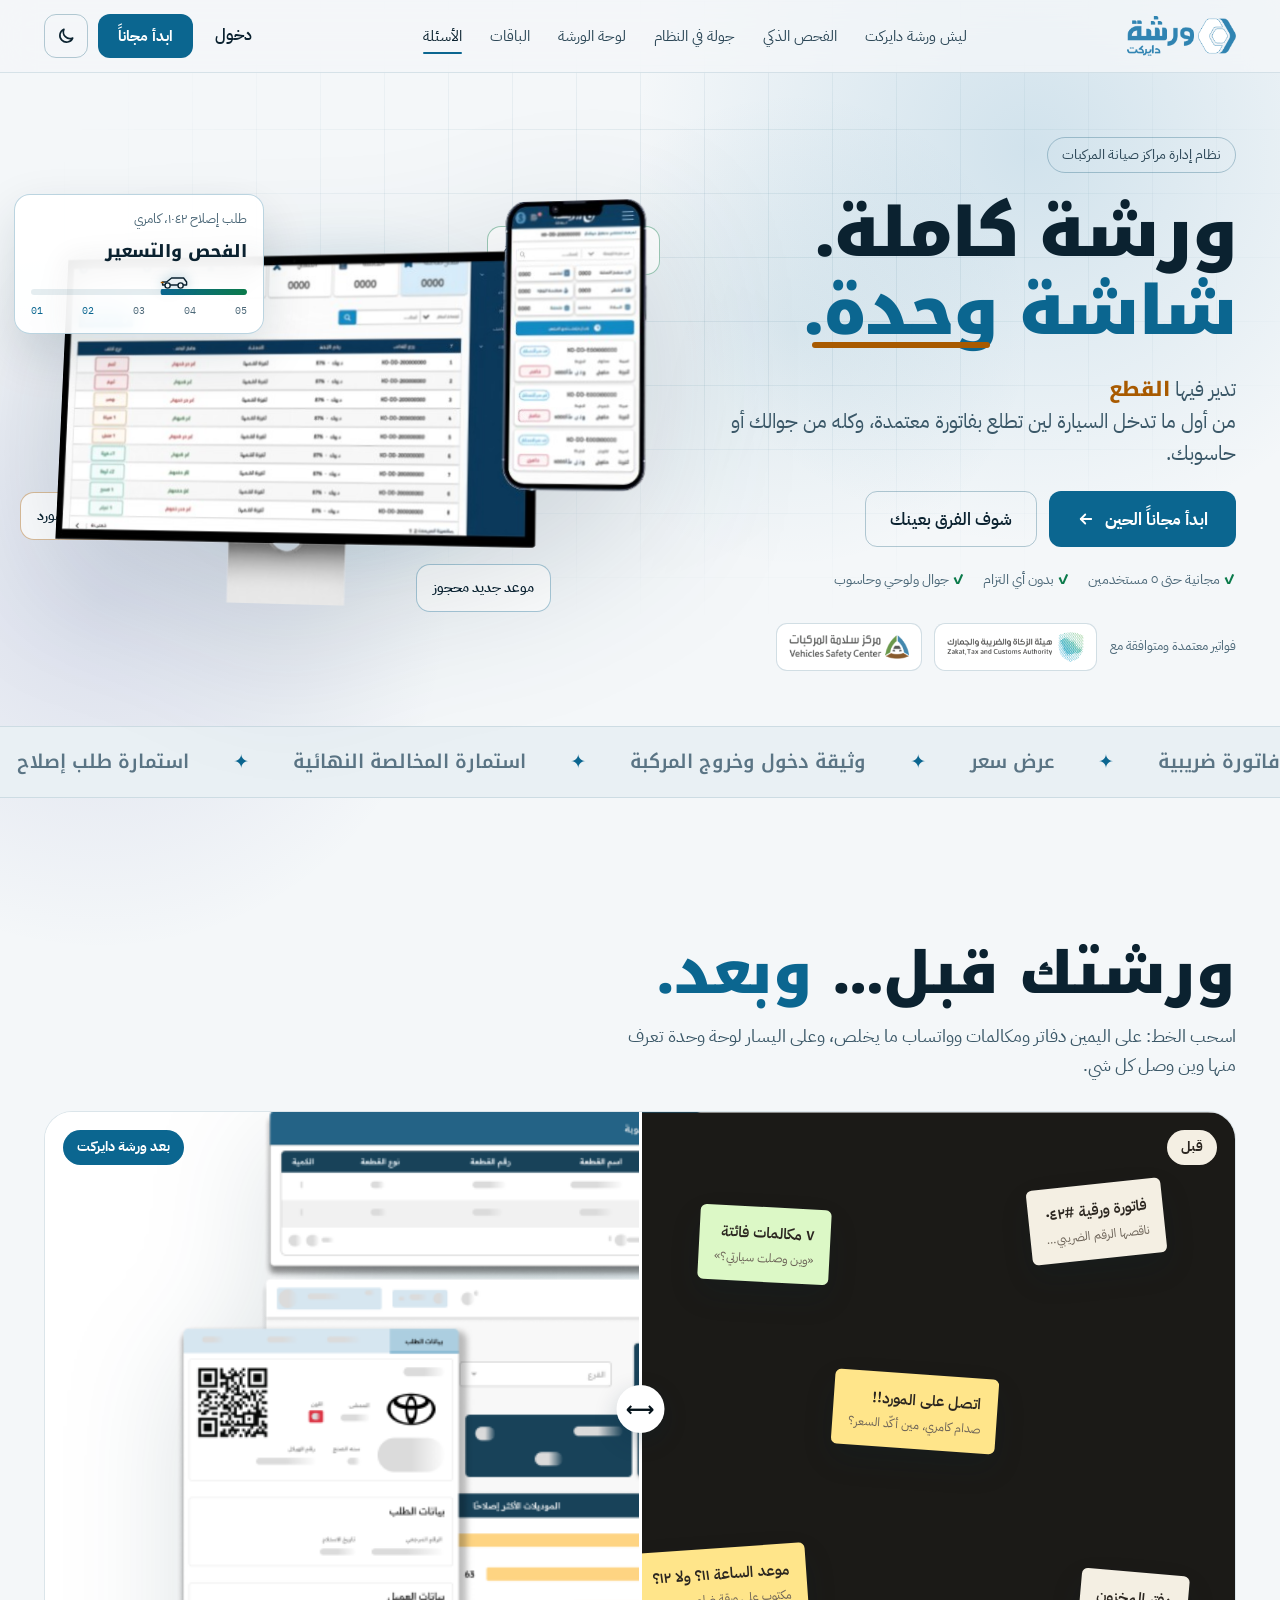
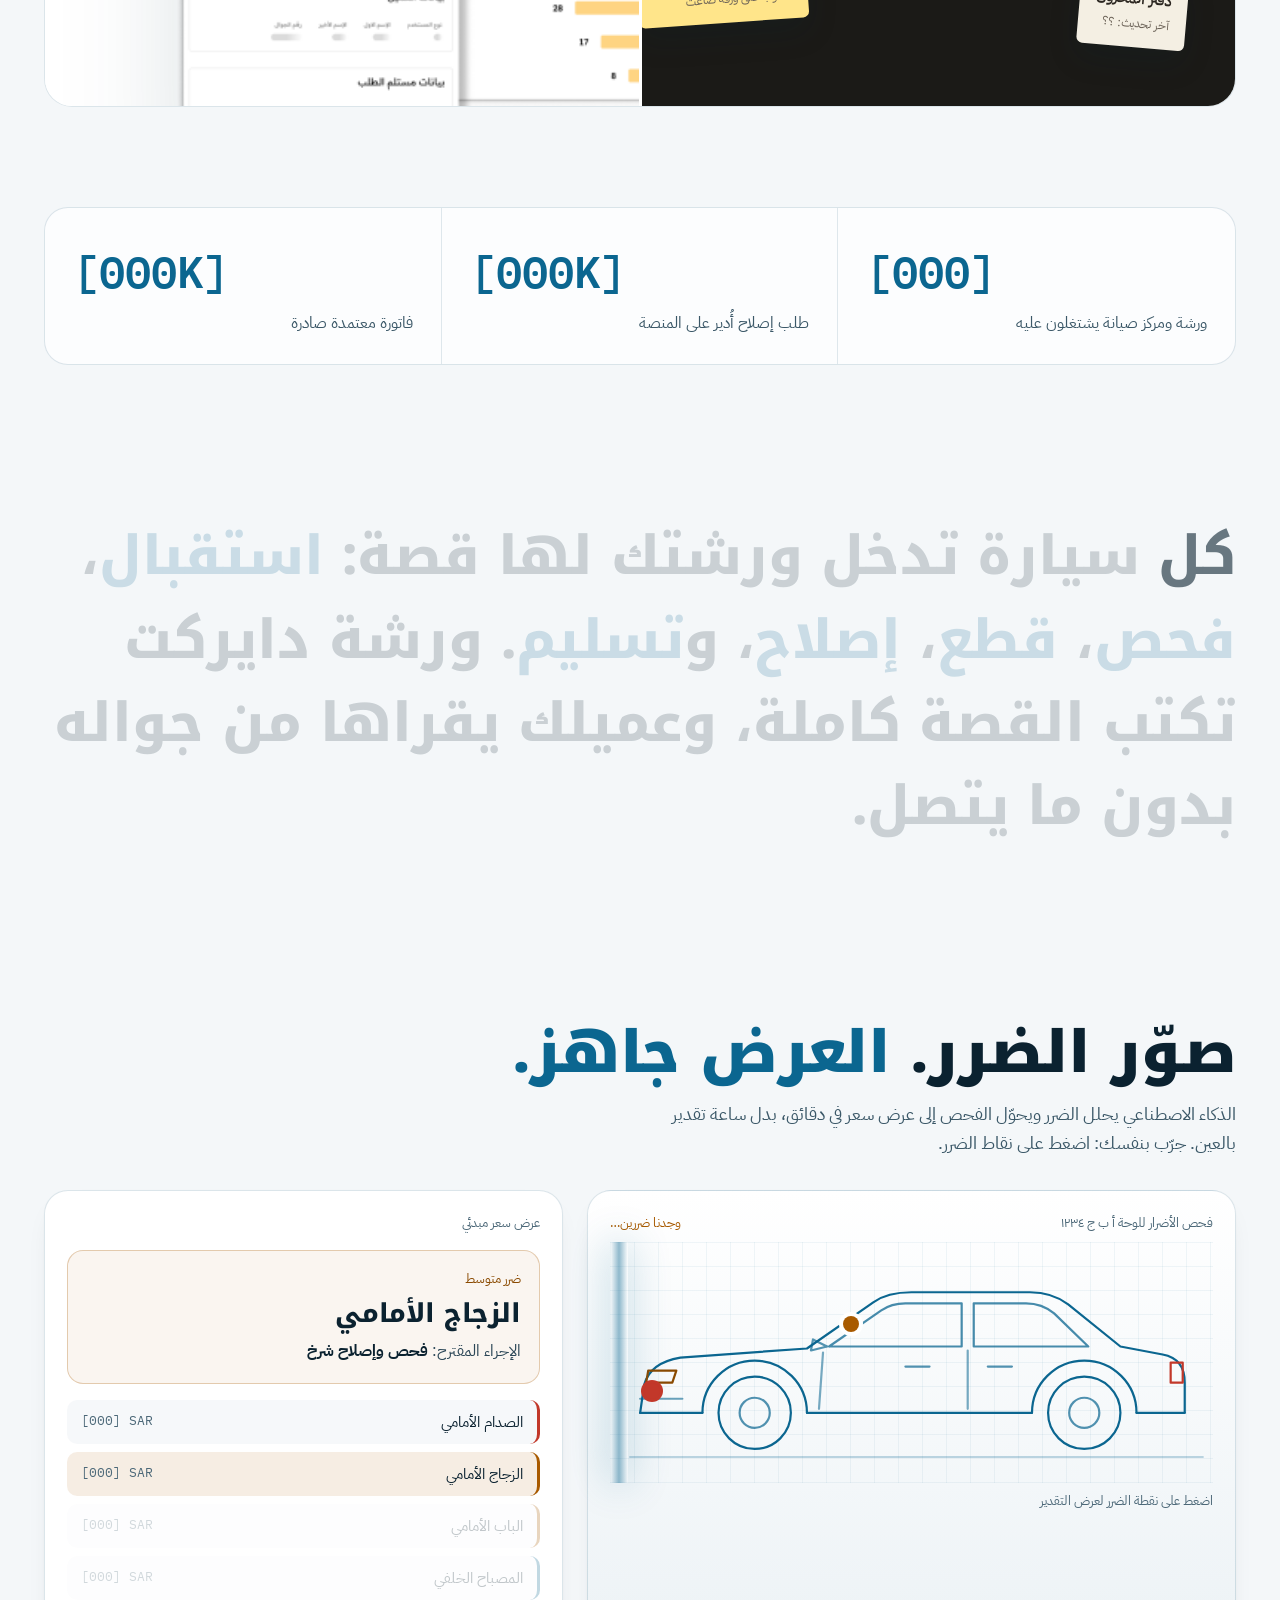
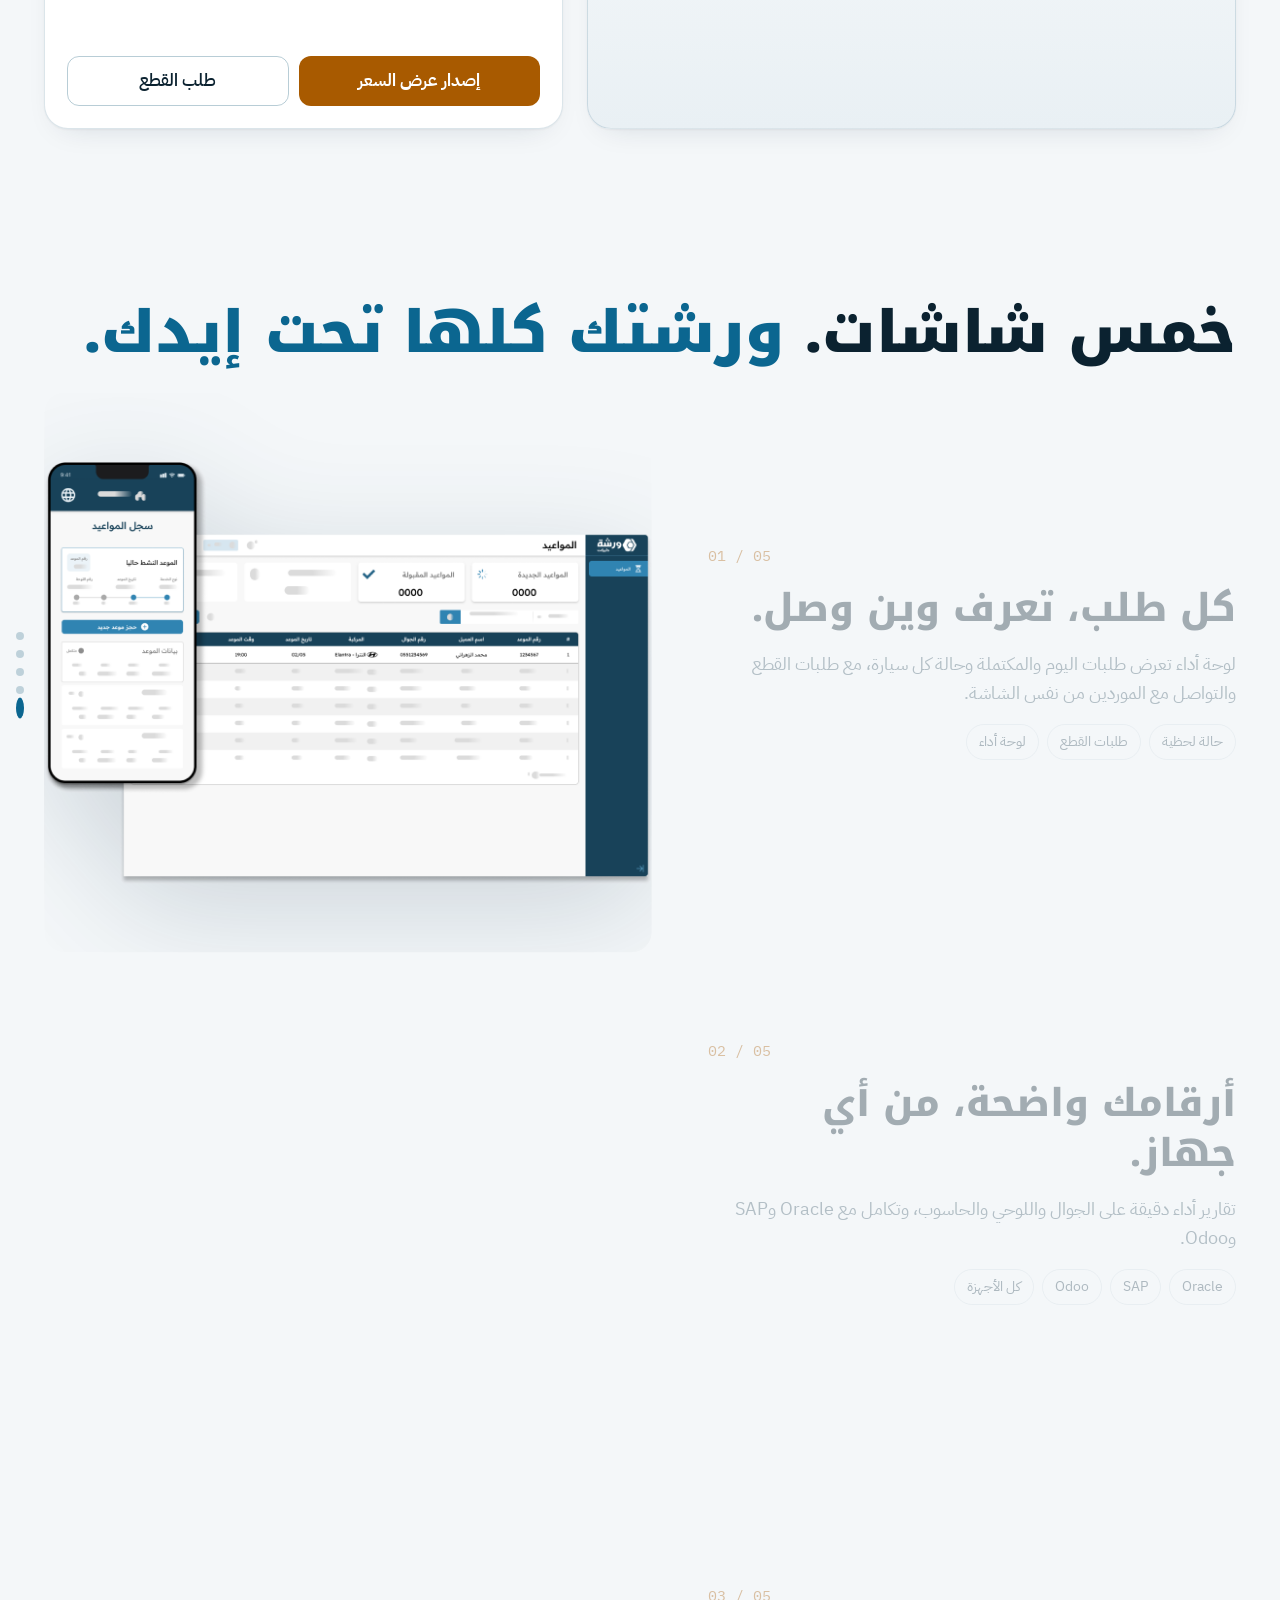
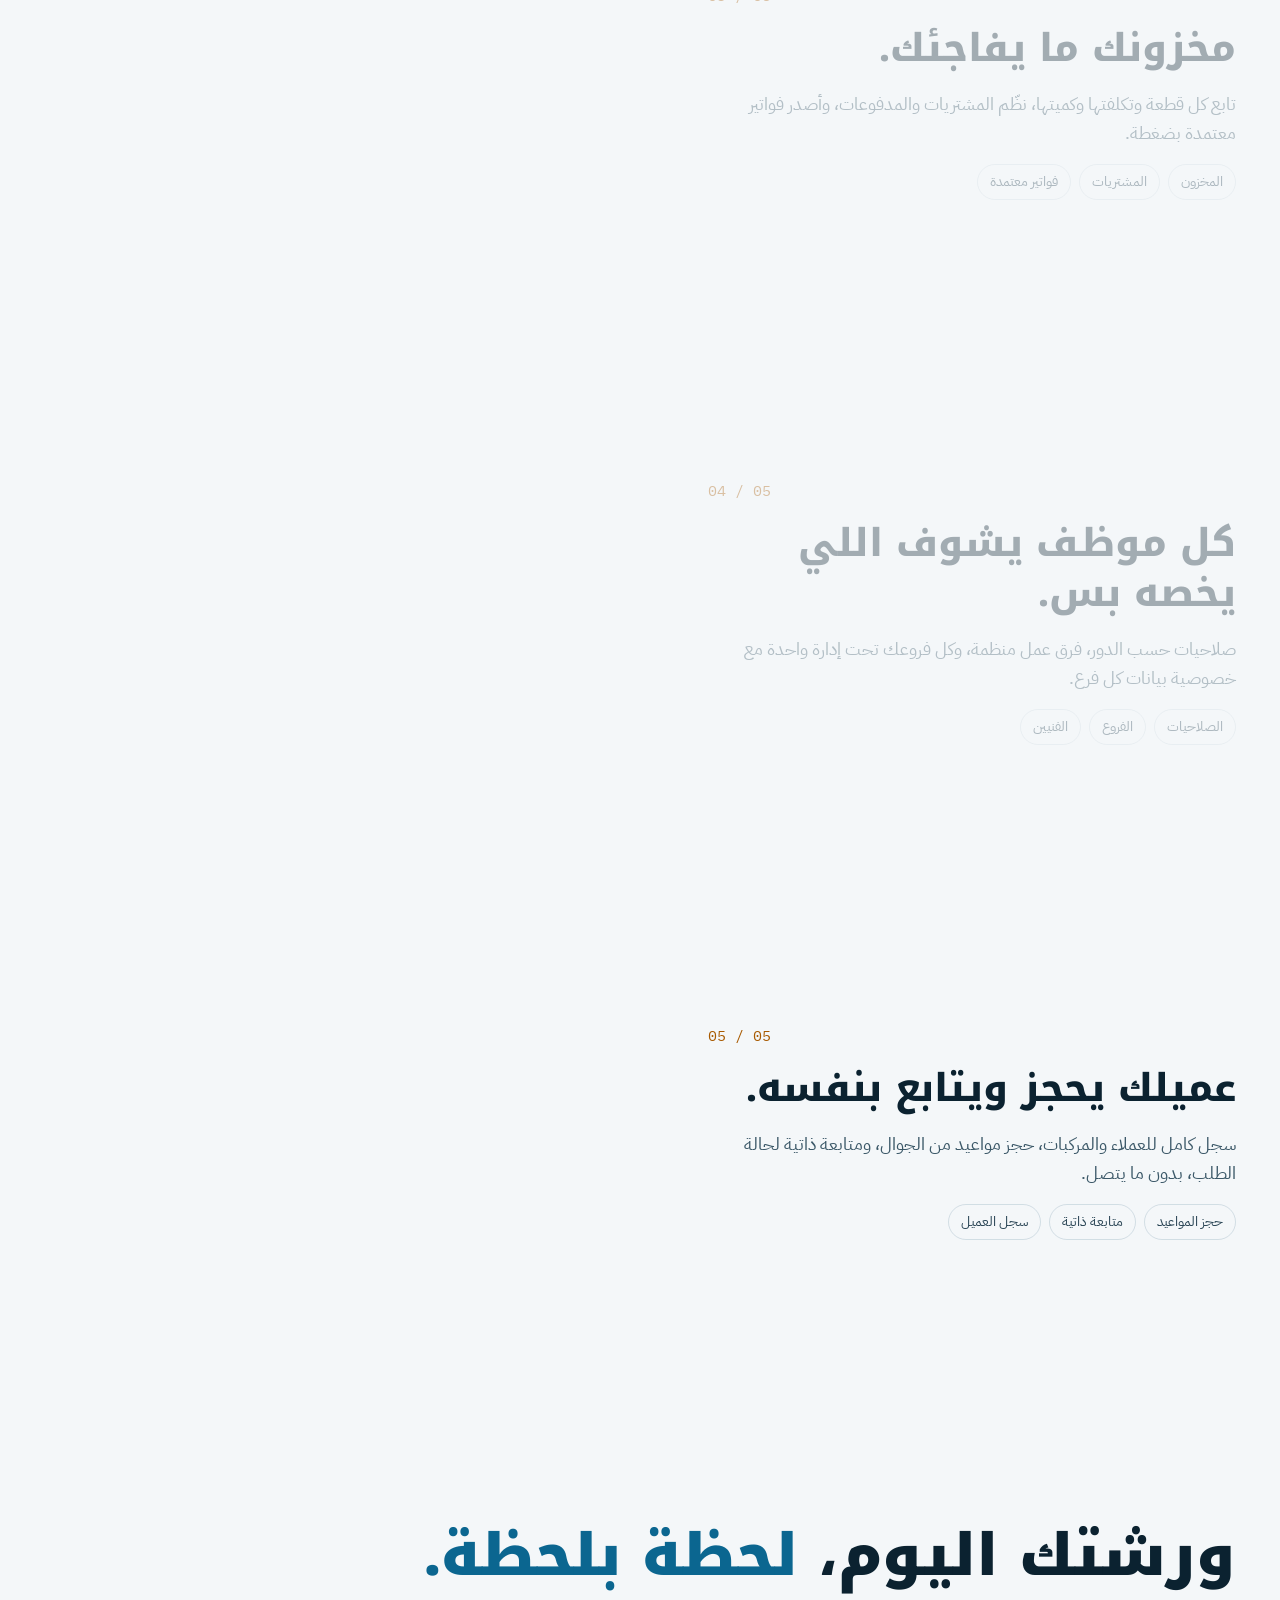
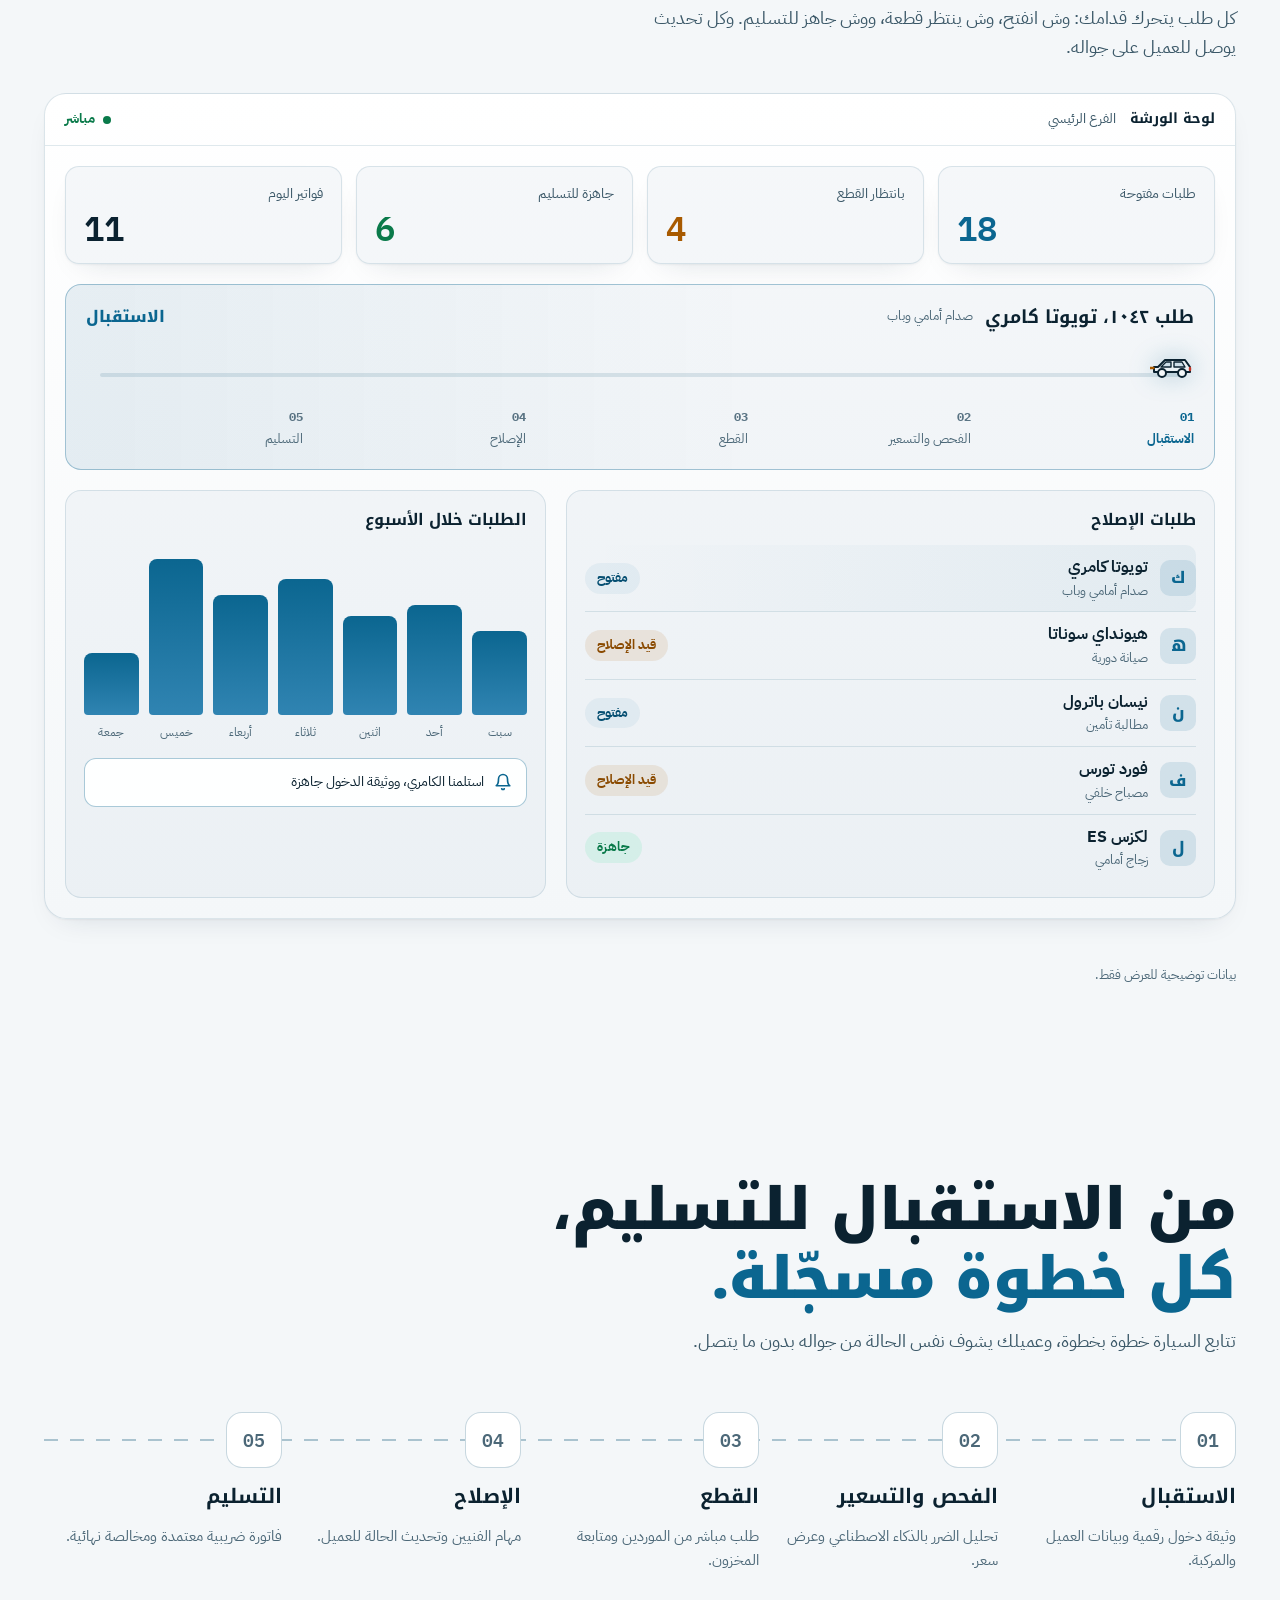
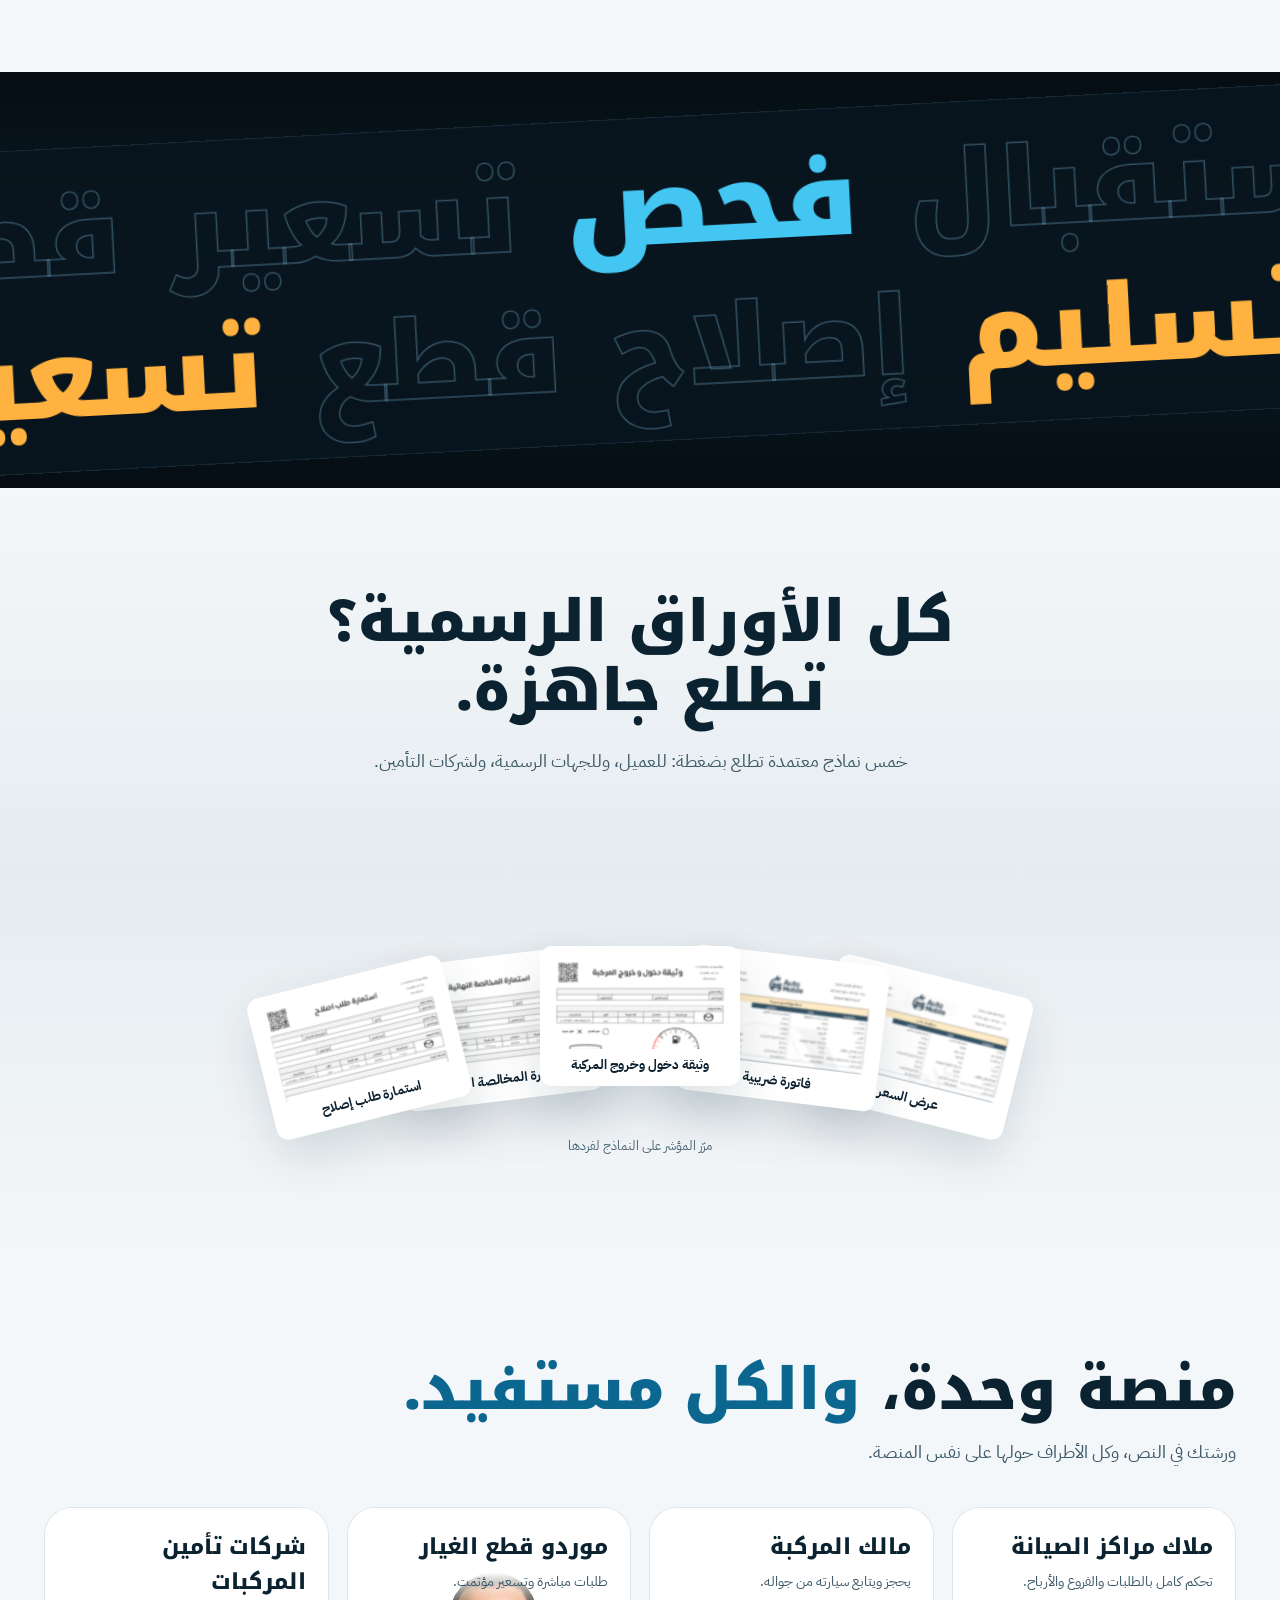
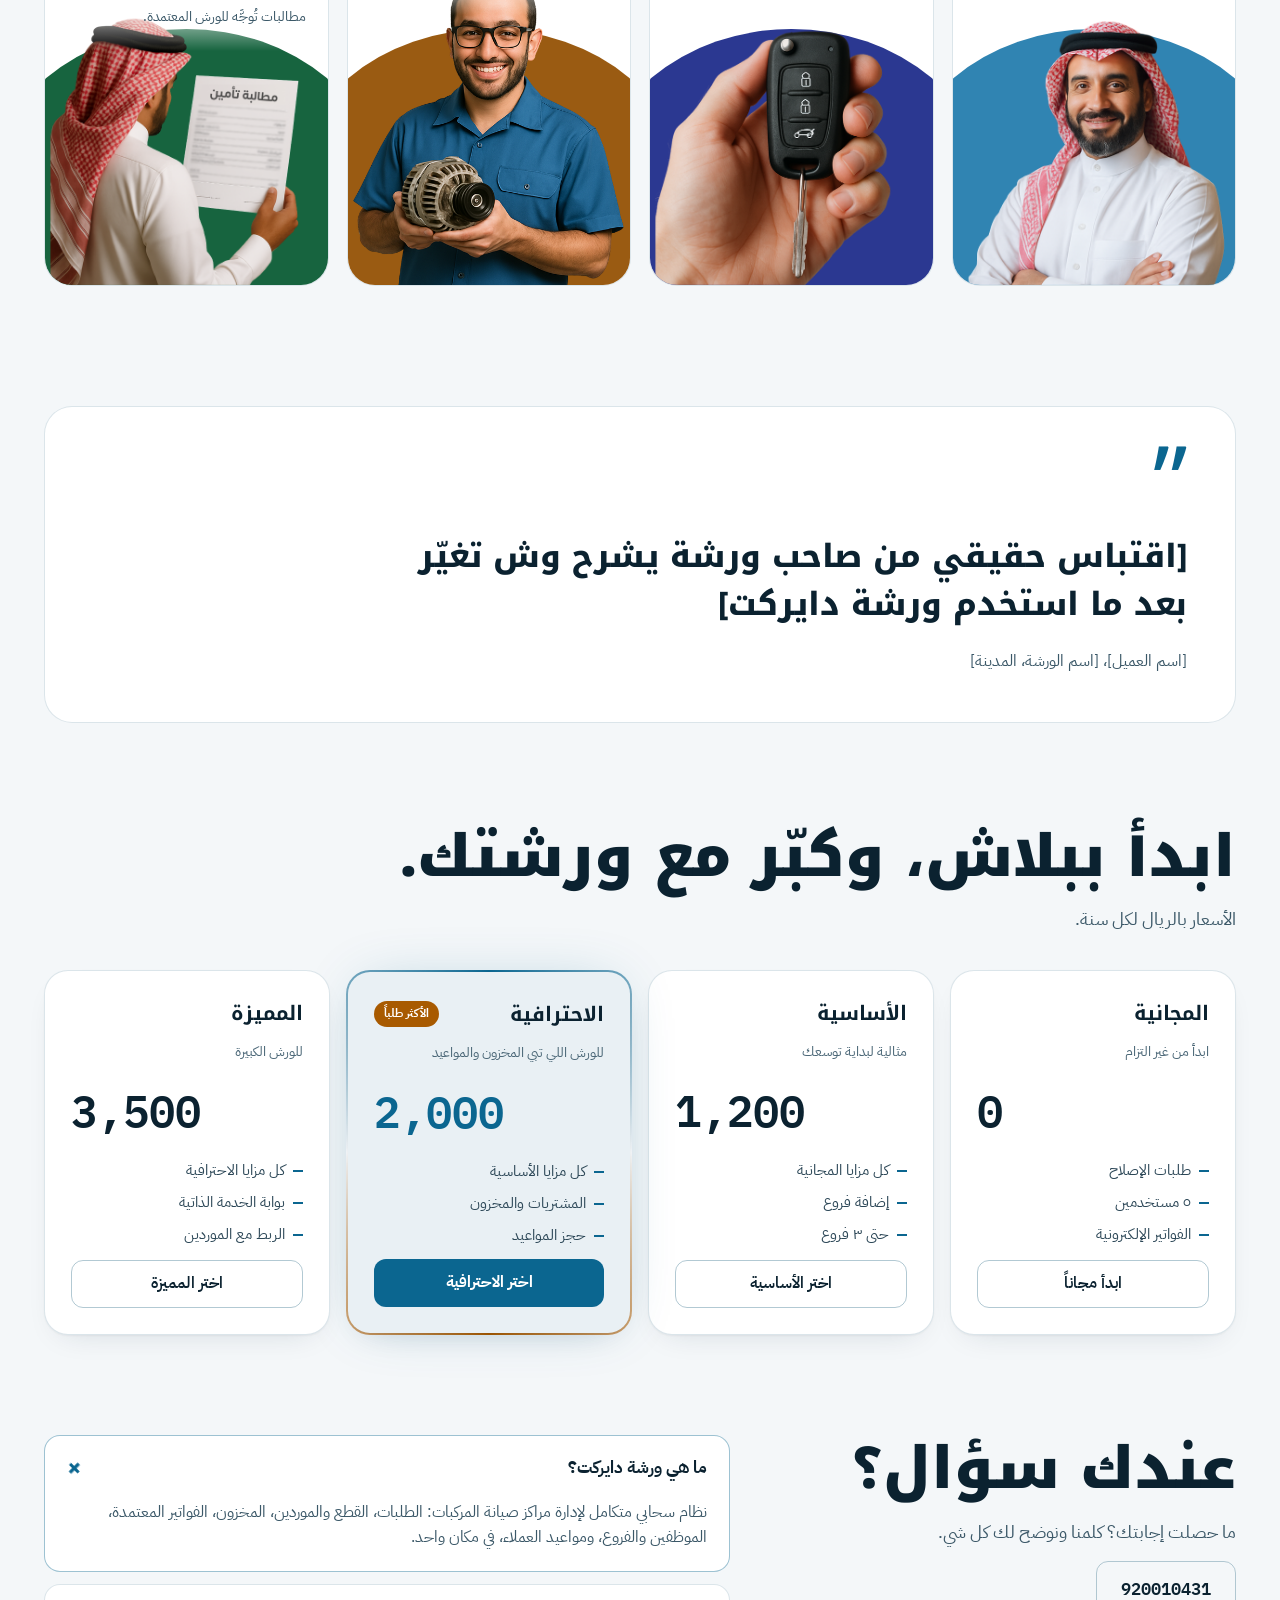
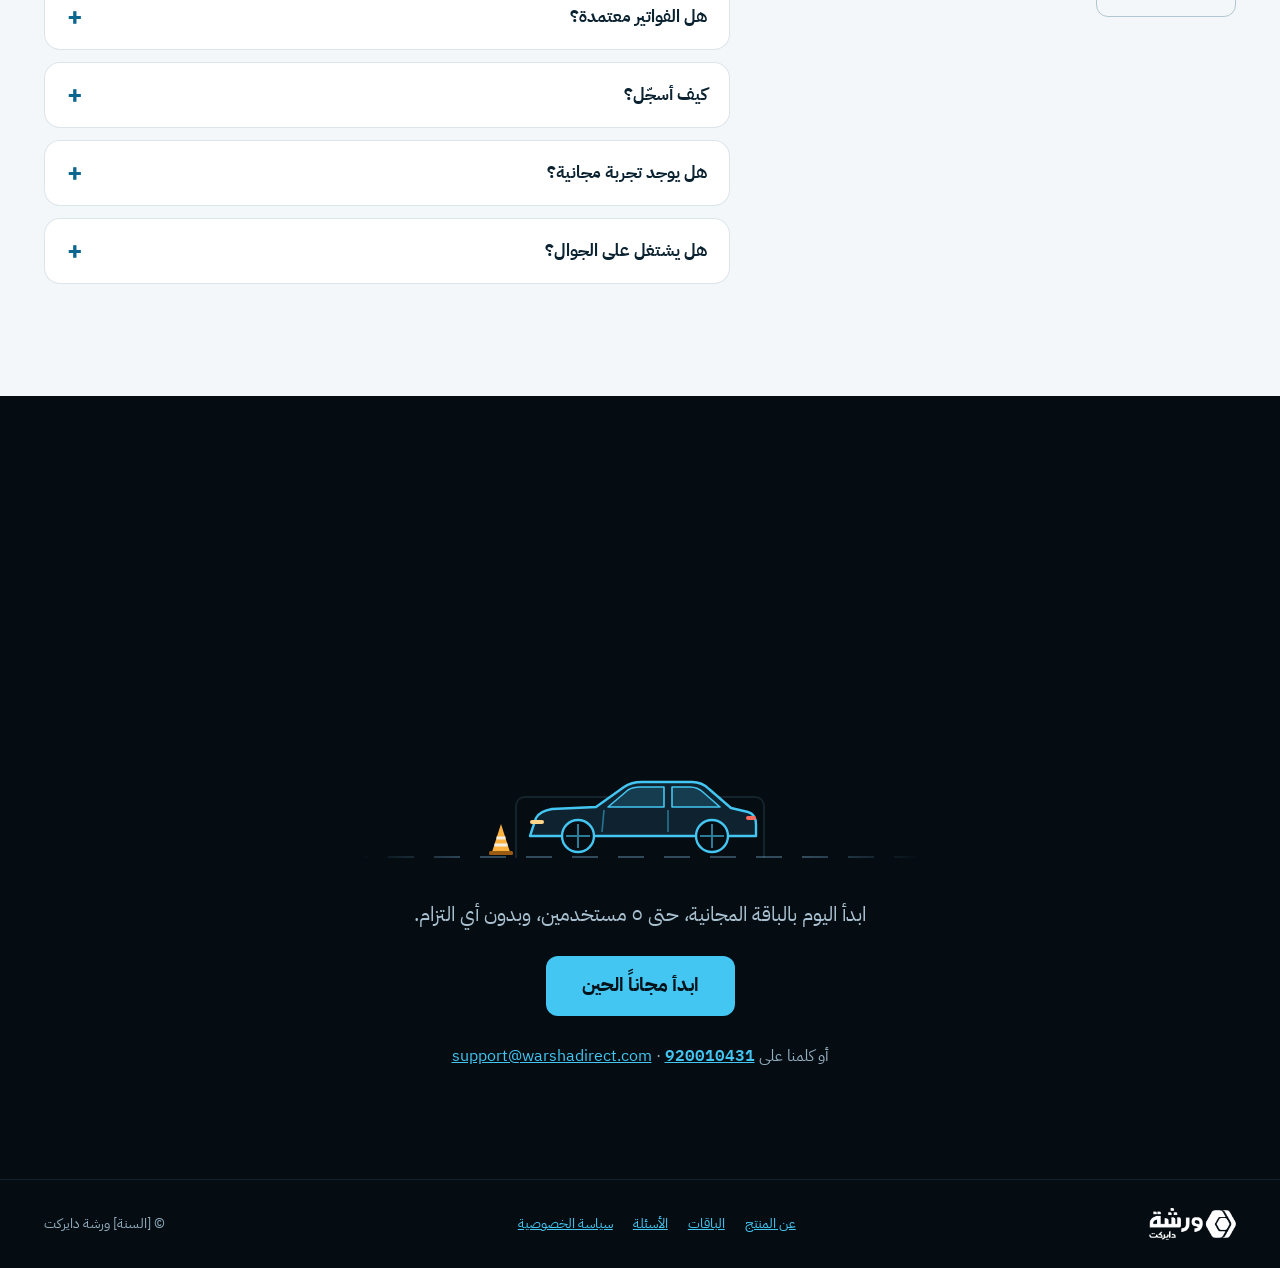
<file: showroom-v2-plus-themes.html>
<!doctype html>
<html lang="ar" dir="rtl">
<head>
<script>document.documentElement.classList.add('js');(function(){var t=(location.search.match(/[?&]theme=(light|dark)/)||[])[1]||null;if(!t){try{t=localStorage.getItem('wd-theme')}catch(e){}}if(t!=='light'&&t!=='dark'){t=matchMedia('(prefers-color-scheme: light)').matches?'light':'dark'}document.documentElement.setAttribute('data-theme',t)})()</script>
<meta name="color-scheme" content="dark light">
<meta charset="utf-8">
<meta name="viewport" content="width=device-width, initial-scale=1">
<title>ورشة دايركت، نظام إدارة مراكز صيانة المركبات</title>
<meta name="description" content="نظام سحابي لإدارة مراكز صيانة المركبات: الطلبات والقطع والمخزون والفواتير المعتمدة، من الجوال أو الحاسوب.">
<link rel="preconnect" href="https://fonts.googleapis.com">
<link href="https://fonts.googleapis.com/css2?family=Noto+Kufi+Arabic:wght@600;800;900&family=IBM+Plex+Sans+Arabic:wght@400;500;600;700&family=IBM+Plex+Mono:wght@500;600&display=swap" rel="stylesheet">
<style>
/* Showroom v2-plus: v2-improved plus a scroll-scrubbed manifesto, a live workshop screen and a kinetic stage band
 * Hallmark · checked · genre: modern-minimal · theme: custom (Showroom v2) · redesign: polish · copy kept
 * the dark showroom look kept as designed; fixed the tells only */
/* Hallmark · waive 2b · the closing giant line fills with one cyan token to cyan as you scroll · a single-hue fill, the outline stays readable before it */
:root{--bg:#050D13;--s1:#0B1A24;--s2:#0E2230;--line:rgba(130,190,225,.16);--tx:#EAF3F8;--mut:#A9C1D0;--mut2:#93AEBF;--cy:#43C6F2;--am:#FFB23F;--gr:#4ADE9B;--rd:#FF6B5B;--in:#8B93E8;--font-k:'Noto Kufi Arabic','Somar',system-ui,sans-serif;--font-body:'IBM Plex Sans Arabic','Somar',system-ui,sans-serif;--font-mono:'IBM Plex Mono',ui-monospace,monospace;--c1:rgba(36,99,134,.55);--c2:rgba(43,56,145,.45);--c3:#c2d6e2;--c4:rgba(130,190,225,.3);--c5:rgba(67,198,242,.35);--c6:rgba(74,222,155,.5);--c7:rgba(255,178,63,.5);--c8:rgba(67,198,242,.5);--c9:#f4efe3;--c10:#2b2620;--c11:#04121a;--c12:#071219;--c13:#ffcf85;--c14:#1a1206;--c15:rgba(36,99,134,.18);--c16:#246386;--c17:#2b3891;--c18:#9a5b12;--c19:#17643f;--c20:rgba(130,190,225,.12);--c21:#9FE3FA;--c22:rgba(67,198,242,.16);--c23:rgba(5,13,19,.7);--c24:rgba(5,13,19,.9);--c25:#fff;--c26:rgba(0,0,0,.6);--c27:rgba(11,26,36,.85);--c28:#6F8D9F;--c29:rgba(67,198,242,.18);--c30:rgba(0,0,0,.5);--c31:#1B1A17;--c32:rgba(0,0,0,.45);--c33:#6B6257;--c34:#FFE58A;--c35:#DCF8C6;--c36:rgba(0,0,0,.4);--c37:rgba(67,198,242,.08);--c38:rgba(67,198,242,.55);--c39:rgba(67,198,242,.6);--c40:rgba(255,178,63,.08);--c41:rgba(255,178,63,.35);--c42:rgba(130,190,225,.06);--c43:rgba(255,178,63,.12);--c44:rgba(130,190,225,.25);--c45:rgba(130,190,225,.35);--c46:rgba(67,198,242,.13);--c47:rgba(11,26,36,.6);--c48:rgba(67,198,242,.45);--c49:rgba(67,198,242,.4);--c50:rgba(130,190,225,.55);--c51:rgba(130,190,225,.07);--c52:#000;--c53:rgba(67,198,242,.14);--c54:rgba(255,255,255,.6);--c55:rgba(8,20,29,.9);--c56:rgba(130,190,225,.15);--c57:rgba(255,178,63,.55);--c58:rgba(255,178,63,0);--c59:rgba(8,20,29,.92);--c60:rgba(130,190,225,.2);--c61:rgba(5,13,19,.97);--c62:rgba(130,190,225,.08);--c63:rgba(130,190,225,.18);}
*{box-sizing:border-box}
html{scroll-behavior:smooth;interpolate-size:allow-keywords}
body{margin:0;background:var(--bg);color:var(--tx);font-family:var(--font-body);line-height:1.6;font-size:16px;overflow-x:clip}
a{color:var(--cy)}a:hover{color:var(--c21)}
img{max-width:100%}
.wrap{max-width:1240px;margin:0 auto;padding:0 24px}
.k{font-family:var(--font-k)}
.m{font-family:var(--font-mono);direction:ltr;unicode-bidi:isolate}
.h2{margin:0;font-family:var(--font-k);font-size:clamp(34px,4.6vw,58px);line-height:1.2;font-weight:900;text-wrap:balance}
.lead{margin:0;font-size:18px;color:var(--mut);max-width:34em}
section{position:relative}
a:focus-visible,button:focus-visible,input:focus-visible,summary:focus-visible{outline:3px solid var(--am);outline-offset:3px}
html{overflow-x:clip}
.skip{position:absolute;width:1px;height:1px;overflow:hidden;clip-path:inset(50%);white-space:nowrap}.skip:focus{width:auto;height:auto;clip-path:none;right:16px;top:16px;z-index:100;background:var(--tx);color:var(--bg);padding:8px 12px;border-radius:8px}
.glows{position:absolute;top:0;right:0;left:0;height:1400px;overflow:hidden;pointer-events:none}

.btn{translate:var(--bx,0px) var(--by,0px);display:inline-flex;align-items:center;gap:10px;min-height:56px;padding:0 28px;border-radius:12px;background:var(--cy);color:var(--c11);text-decoration:none;font-weight:800;font-size:17px;border:0;cursor:pointer;transition:transform .2s cubic-bezier(.2,.8,.2,1),box-shadow .2s,translate .3s cubic-bezier(.2,.8,.2,1)}
.btn:hover{color:var(--c11);transform:translateY(-2px);box-shadow:0 0 0 6px var(--c22),0 12px 40px var(--c5)}
.btn-ghost{display:inline-flex;align-items:center;min-height:56px;padding:0 24px;border-radius:12px;border:1px solid var(--c4);color:var(--tx);text-decoration:none;font-weight:600;font-size:17px}
.btn:active,.btn-ghost:active,.plan a.sel:active{transform:translateY(1px)}
.btn:disabled,.btn[aria-disabled="true"]{opacity:.55;cursor:not-allowed;transform:none}
.btn-ghost:hover{color:var(--tx);border-color:var(--cy)}

/* header */
.top{position:sticky;top:0;z-index:30;background:var(--c23);backdrop-filter:blur(16px);-webkit-backdrop-filter:blur(16px);border-bottom:1px solid var(--c20)}
.top{transition:background .3s}.top .wrap{display:flex;align-items:center;justify-content:space-between;min-height:72px;gap:24px;transition:min-height .3s}
.top.scrolled{background:var(--c24)}.top.scrolled .wrap{min-height:60px}
.top nav{display:flex;gap:28px;font-size:15px}.top nav a{position:relative;color:var(--c3);text-decoration:none;padding:6px 0}.top nav a:hover,.top nav a.act{color:var(--c25)}
.top nav a::after{content:'';position:absolute;inset-inline:0;bottom:0;height:2px;border-radius:2px;background:var(--cy);transform:scaleX(0);transition:transform .3s cubic-bezier(.2,.8,.2,1)}.top nav a.act::after{transform:none}
.menu-btn,.nav-login{display:none}
.progress{position:fixed;top:0;right:0;left:0;height:3px;background:linear-gradient(90deg,var(--am),var(--cy));transform-origin:right;transform:scaleX(0);z-index:40}

/* hero */
.hero{padding:64px 0 32px;position:relative}
.hero-grid{display:grid;grid-template-columns:minmax(0,1fr) minmax(0,1.1fr);gap:40px;align-items:center}
.mega{margin:0;font-family:var(--font-k);font-size:clamp(40px,5.3vw,80px);line-height:1.15;font-weight:900;letter-spacing:-1.5px}
.grad{color:var(--cy)}
.rot{display:inline-block;position:relative;min-width:4.6em;height:1.6em;line-height:1.6;vertical-align:top;clip-path:inset(0 -3em)}
.js .rot span{position:absolute;inset:0;opacity:0;transform:translateY(100%);transition:opacity .5s,transform .5s cubic-bezier(.2,.8,.2,1);white-space:nowrap}
.js .rot span.on{opacity:1;transform:none}
html:not(.js) .rot span:not(:first-child){display:none}
.hero-visual{position:relative;perspective:1600px}
.tilt{width:100%;height:auto;display:block;transform:rotateY(var(--ry,-12deg)) rotateX(var(--rx,7deg));transition:transform .25s ease-out;filter:drop-shadow(0 40px 70px var(--c26))}
.chip{position:absolute;padding:12px 16px;border-radius:14px;background:var(--c27);backdrop-filter:blur(10px);-webkit-backdrop-filter:blur(10px);font-size:14px;font-weight:600;display:flex;gap:8px;align-items:center;white-space:nowrap;animation:float 6s ease-in-out infinite}
@keyframes float{0%,100%{transform:translateY(0)}50%{transform:translateY(-14px)}}
.dot{width:8px;height:8px;border-radius:50%;display:inline-block}
@keyframes pulse{0%,100%{opacity:.5}50%{opacity:1}}.blink{animation:pulse 2s ease-in-out infinite}
.logos{display:flex;align-items:center;gap:14px;flex-wrap:wrap;margin-top:10px}
.logos span.pill{background:var(--c25);border-radius:10px;padding:8px 12px;display:flex}

/* marquee */
.marq{border-top:1px solid var(--c20);border-bottom:1px solid var(--c20);padding:20px 0;overflow:hidden;background:var(--c12);margin-top:56px}
.marq-track{display:flex;gap:44px;width:max-content;white-space:nowrap;font-size:19px;font-weight:600;color:var(--c28);animation:marquee 40s linear infinite}
.marq-track b{color:var(--cy);font-weight:400}
.marq:hover .marq-track{animation-play-state:paused}
@keyframes marquee{from{transform:translateX(0)}to{transform:translateX(50%)}}

/* before after */
.ba{position:relative;border-radius:28px;overflow:hidden;border:1px solid var(--line);aspect-ratio:16/8;background:var(--s1);user-select:none}
.ba-after,.ba-before{position:absolute;inset:0}
.ba-after{display:grid;place-items:center;background:radial-gradient(circle at 50% 60%,var(--c29),transparent 60%),var(--s1)}
.ba-after img{width:78%;height:auto;filter:drop-shadow(0 30px 60px var(--c30))}
.ba-before{background:var(--c31);clip-path:inset(0 0 0 var(--cut,50%))}
.ba-before .paper{position:absolute;background:var(--c9);color:var(--c10);border-radius:6px;padding:14px 16px;font-size:15px;font-weight:600;box-shadow:0 14px 30px var(--c32);max-width:240px}
.ba-before .paper small{display:block;font-weight:400;color:var(--c33);font-size:12px;margin-top:4px}
.ba-before .note{background:var(--c34)}.ba-before .wa{background:var(--c35)}
.ba-label{position:absolute;top:18px;padding:6px 14px;border-radius:99px;font-weight:800;font-size:14px;z-index:3}
.ba-handle{position:absolute;top:0;bottom:0;left:var(--cut,50%);width:3px;background:var(--c25);transform:translateX(-50%);z-index:4;pointer-events:none}
.ba-handle::after{content:'⟷';position:absolute;top:50%;left:50%;transform:translate(-50%,-50%);width:48px;height:48px;border-radius:50%;background:var(--c25);color:var(--c11);display:grid;place-items:center;font-size:20px;font-weight:700;box-shadow:0 8px 24px var(--c36)}
.ba input{position:absolute;inset:0;width:100%;height:100%;opacity:0;cursor:ew-resize;z-index:5;margin:0;direction:ltr}

/* scan */
.scan-grid{display:grid;grid-template-columns:minmax(0,1.25fr) minmax(0,1fr);gap:24px;align-items:stretch}
.panel{border-radius:24px;border:1px solid var(--line);background:var(--s1);padding:22px}
.stage-car{position:relative;width:100%;aspect-ratio:600/240}
.gridbg{position:absolute;inset:0;background-image:linear-gradient(var(--c37) 1px,transparent 1px),linear-gradient(90deg,var(--c37) 1px,transparent 1px);background-size:24px 24px}
.js .draw *{stroke-dasharray:1400;stroke-dashoffset:1400}
.in .draw *{animation:draw 2.4s cubic-bezier(.6,0,.2,1) forwards}
@keyframes draw{to{stroke-dashoffset:0}}
.scanline{position:absolute;top:0;bottom:0;width:3%;background:linear-gradient(90deg,transparent,var(--c38),transparent);box-shadow:0 0 40px var(--c39);left:0;animation:scan 3.2s cubic-bezier(.5,0,.5,1) infinite}
@keyframes scan{from{transform:translateX(-140%)}to{transform:translateX(3340%)}}
.spot{position:absolute;width:44px;height:44px;margin:-22px 0 0 -22px;border-radius:50%;border:0;background:transparent;padding:0;display:grid;place-items:center;cursor:pointer}
.spot::before{content:'';position:absolute;width:22px;height:22px;border-radius:50%;background:var(--c);animation:ping 1.8s ease-out infinite}
.spot::after{content:'';position:relative;width:16px;height:16px;border-radius:50%;background:var(--c);transition:box-shadow .2s}
.spot[aria-pressed="true"]::after{box-shadow:0 0 0 4px var(--c25)}
@keyframes ping{0%{transform:scale(.6);opacity:.9}100%{transform:scale(2.4);opacity:0}}
.est{display:flex;flex-direction:column;gap:4px;padding:18px;border-radius:16px;background:var(--c40);border:1px solid var(--c41)}
.est-list{list-style:none;margin:0;padding:0;display:flex;flex-direction:column;gap:8px}
.est-list li{display:flex;justify-content:space-between;align-items:center;padding:10px 14px;border-radius:10px;background:var(--c42);font-size:15px;transition:background .2s}
.est-list li.on{background:var(--c43)}

/* tour */
.chapters{display:grid;grid-template-columns:minmax(0,1fr) minmax(0,1.15fr);gap:56px}
.stage{position:sticky;top:110px;height:min(560px,70vh)}
.stage img{position:absolute;inset:0;width:100%;height:100%;object-fit:contain;filter:drop-shadow(0 30px 60px var(--c26));}
.js .stage img{opacity:0;transform:translateY(40px) scale(.95);clip-path:inset(100% 0 0 0 round 20px);transition:opacity .6s,transform .8s cubic-bezier(.2,.8,.2,1),clip-path .8s cubic-bezier(.7,0,.2,1)}
.js .stage img.on{opacity:1;transform:none;clip-path:inset(0 0 0 0 round 20px)}
.ch{min-height:520px;display:flex;flex-direction:column;justify-content:center;gap:16px;opacity:.35;transition:opacity .4s}
.ch.on{opacity:1}
.ch h3{margin:0;font-family:var(--font-k);font-size:clamp(28px,3vw,40px);line-height:1.3;font-weight:800}
.ch p{margin:0;font-size:18px;color:var(--mut);max-width:28em}
.ch ul{margin:0;padding:0;list-style:none;display:flex;flex-wrap:wrap;gap:8px}
.ch li{font-size:14px;padding:6px 12px;border-radius:99px;border:1px solid var(--line);color:var(--c3)}
.inline-img{display:none}
.dots{position:absolute;top:50%;left:-28px;transform:translateY(-50%);display:flex;flex-direction:column;gap:10px}
.dots span{width:8px;height:8px;border-radius:99px;background:var(--c44);transition:background .3s,transform .3s}
.dots span.on{background:var(--cy);transform:scaleY(2.6)}

/* lane */
.lane-wrap{position:relative}
.lane{list-style:none;margin:0;padding:0;display:grid;grid-template-columns:repeat(5,minmax(0,1fr));position:relative;z-index:1}
.lane li{display:flex;flex-direction:column;gap:12px;padding-left:16px}
.lane .n{width:56px;height:56px;border-radius:16px;display:grid;place-items:center;font-weight:600;font-size:18px;border:1px solid var(--c44);background:var(--s1);color:var(--mut2);transition:background .35s,color .35s,border-color .35s,box-shadow .35s}
.lane li.on .n{background:var(--cy);color:var(--c11);border-color:var(--cy);box-shadow:0 0 30px var(--c39)}
.lane li.done .n{border-color:var(--cy);color:var(--cy)}
.lane strong{font-family:var(--font-k);font-size:20px}
.lane span.d{color:var(--mut2);font-size:15px}

.track{position:absolute;top:27px;right:0;left:0;height:2px;background:repeating-linear-gradient(90deg,var(--c45) 0 14px,transparent 14px 26px)}
/* car moves along the inline axis, so it follows the page direction (RTL: right→left, LTR: left→right) */
.car{position:absolute;top:2px;inset-inline-start:0;width:56px;height:46px;display:grid;place-items:center;z-index:2;transition:opacity .4s}
.car svg{transition:transform .2s}
.car:dir(ltr) svg{transform:scaleX(-1)}
.car.reset{transition:opacity .4s}

/* docs fan */
.fan{display:flex;justify-content:center;align-items:flex-end;height:260px}
.doc{width:200px;margin:0 -90px;border-radius:12px;background:var(--c25);padding:10px;box-shadow:0 20px 50px var(--c30);transition:transform .7s cubic-bezier(.2,.8,.2,1),margin .7s cubic-bezier(.2,.8,.2,1);margin-block:0}
.doc figcaption{color:var(--s2);font-size:13px;font-weight:700;padding-top:6px}
.fan.in .doc{margin-inline:-28px}
.fan:hover .doc{margin-inline:8px;transform:none!important}

/* people */
.people{display:grid;grid-template-columns:repeat(4,minmax(0,1fr));gap:18px}
.person{position:relative;border-radius:28px;overflow:hidden;background:var(--s1);border:1px solid var(--line);aspect-ratio:3/4;transition:transform .35s cubic-bezier(.2,.8,.2,1)}
.person:hover{transform:translateY(-8px)}
.person .arch{position:absolute;inset:32% -20% -20% -20%;border-radius:50% 50% 0 0}
.person img{position:absolute;bottom:0;left:50%;width:96%;transform:translateX(-50%);transition:transform .5s cubic-bezier(.2,.8,.2,1)}
.person:hover img{transform:translateX(-50%) scale(1.05)}
.person .cap{position:absolute;top:0;right:0;left:0;padding:22px;background:linear-gradient(var(--s1) 60%,transparent)}
.person h3{margin:0;font-family:var(--font-k);font-size:22px;font-weight:800}
.person p{margin:6px 0 0;color:var(--mut);font-size:14px}

/* spotlight cards */
.spot-card{position:relative;overflow:hidden}
.spot-card::before{content:'';position:absolute;inset:0;background:radial-gradient(420px circle at var(--mx,50%) var(--my,50%),var(--c46),transparent 45%);opacity:0;transition:opacity .3s;pointer-events:none}
.spot-card:hover::before{opacity:1}

/* stats */
.stats{display:grid;grid-template-columns:repeat(3,minmax(0,1fr));border:1px solid var(--line);border-radius:24px;background:var(--c47)}
.stats div{padding:28px;display:flex;flex-direction:column;gap:4px}
.stats div+div{border-right:1px solid var(--c20)}
.stats .m{font-size:44px;font-weight:600;color:var(--cy)}

/* pricing */
.price{display:grid;grid-template-columns:repeat(4,minmax(0,1fr));gap:16px}
.plan{border-radius:24px;border:1px solid var(--line);background:var(--s1);padding:26px;display:flex;flex-direction:column;gap:12px;transition:transform .35s cubic-bezier(.2,.8,.2,1),border-color .3s}
.price>.plan:hover{transform:translateY(-6px);border-color:var(--c48)}.price>.glow{transition:transform .35s cubic-bezier(.2,.8,.2,1)}.price>.glow:hover{transform:translateY(-6px)}
.plan .m.p{font-size:44px;font-weight:600}
.plan ul{margin:0;padding:0;list-style:none;display:flex;flex-direction:column;gap:8px;color:var(--c3);font-size:15px;flex:1}
.plan ul li::before{content:'';display:inline-block;width:10px;height:2px;margin-inline-end:8px;vertical-align:middle;background:var(--cy)}
.plan a.sel{min-height:48px;display:flex;align-items:center;justify-content:center;border-radius:12px;border:1px solid var(--c45);color:var(--tx);text-decoration:none;font-weight:600}
@property --a{syntax:'<angle>';inherits:false;initial-value:0deg}
@keyframes glowspin{to{--a:360deg}}
.glow{border-radius:24px;padding:2px;background:var(--cy)}
.glow .plan{height:100%;background:var(--s2);border:0;border-radius:22px}

/* faq */
.faq{display:grid;grid-template-columns:minmax(0,.8fr) minmax(0,1.2fr);gap:48px;align-items:start}
details{border:1px solid var(--line);border-radius:16px;background:var(--s1);padding:0 22px;margin-bottom:12px}
summary{min-height:64px;display:flex;align-items:center;justify-content:space-between;gap:16px;font-weight:700;font-size:17px;cursor:pointer;list-style:none}
summary::-webkit-details-marker{display:none}
summary::after{content:'+';font-size:26px;color:var(--cy);transition:transform .25s}
details[open] summary::after{transform:rotate(45deg)}
details p{margin:0 0 20px;color:var(--mut)}
details{transition:border-color .3s}details[open]{border-color:var(--c49)}
details::details-content{block-size:0;overflow:hidden;transition:block-size .35s cubic-bezier(.2,.8,.2,1),content-visibility .35s allow-discrete}
details[open]::details-content{block-size:auto}

.giant{margin:0;font-family:var(--font-k);font-size:clamp(60px,11vw,150px);line-height:1.15;font-weight:900;color:transparent;-webkit-text-stroke:2px var(--c50);background:linear-gradient(90deg,var(--cy),var(--cy)) no-repeat right/var(--fill,0%) 100%;-webkit-background-clip:text;background-clip:text}


/* hero v3 */
.hero::before{content:'';position:absolute;inset:-72px 0 0;background-image:linear-gradient(var(--c51) 1px,transparent 1px),linear-gradient(90deg,var(--c51) 1px,transparent 1px);background-size:64px 64px;-webkit-mask-image:radial-gradient(ellipse 70% 60% at 55% 30%,var(--c52) 25%,transparent 75%);mask-image:radial-gradient(ellipse 70% 60% at 55% 30%,var(--c52) 25%,transparent 75%);pointer-events:none}
.hero-cursor{position:absolute;width:560px;height:560px;border-radius:50%;background:radial-gradient(circle,var(--c53),transparent 60%);left:var(--hx,62%);top:var(--hy,34%);transform:translate(-50%,-50%);pointer-events:none}
.mega .ln{white-space:nowrap}.mega .w{display:inline-block;animation:wordIn .9s cubic-bezier(.2,.8,.2,1) both;animation-delay:calc(var(--i)*.12s + .1s)}
@keyframes wordIn{from{opacity:0;transform:translateY(.45em) rotate(2deg);filter:blur(10px)}}
.mark{position:relative}
.mark::before{content:'';position:absolute;inset-inline:4%;bottom:.04em;height:.09em;border-radius:99px;background:var(--am);transform-origin:right;animation:lineIn .8s .85s cubic-bezier(.2,.8,.2,1) both}
@keyframes lineIn{from{transform:scaleX(0)}}
.rot{color:var(--am)!important}
.btn.shine{position:relative;overflow:hidden}
.btn.shine::after{content:'';position:absolute;top:0;bottom:0;width:38%;left:0;background:linear-gradient(100deg,transparent,var(--c54),transparent);transform:translateX(-160%) skewX(-20deg);animation:shine 4s 1.8s ease-in-out infinite}
@keyframes shine{0%{transform:translateX(-160%) skewX(-20deg)}30%,100%{transform:translateX(340%) skewX(-20deg)}}
.micro{margin:0;display:flex;flex-wrap:wrap;gap:6px 18px;font-size:14px;color:var(--mut2)}
.micro span::before{content:'✓ ';color:var(--gr);font-weight:700}
.hero-visual{animation:visIn 1.3s .35s cubic-bezier(.2,.8,.2,1) both}
@keyframes visIn{from{opacity:0;transform:translateY(50px) scale(.95)}}
.live{position:absolute;top:-2%;left:-5%;z-index:3;width:250px;padding:14px 16px;border-radius:16px;background:var(--c55);border:1px solid var(--c5);backdrop-filter:blur(12px);-webkit-backdrop-filter:blur(12px);box-shadow:0 20px 50px var(--c32);display:flex;flex-direction:column;gap:8px;animation:float 7s -3s ease-in-out infinite}
.live-h{font-size:13px;color:var(--mut2)}
.live-s{font-family:var(--font-k);font-weight:800;font-size:17px;transition:opacity .3s,transform .3s}
.js .live-s.swap{opacity:0;transform:translateY(6px)}
.live-bar{height:6px;border-radius:99px;background:var(--c56);overflow:hidden}
.live-bar i{display:block;height:100%;width:100%;border-radius:99px;background:linear-gradient(90deg,var(--cy),var(--gr));transform:scaleX(.2);transform-origin:right;transition:transform .8s cubic-bezier(.2,.8,.2,1)}
.live-steps{display:flex;justify-content:space-between;font-size:10px;color:var(--mut2)}
.live-steps span.on{color:var(--cy)}
.est.flash{animation:flash .6s ease-out}
@keyframes flash{0%{box-shadow:0 0 0 0 var(--c57)}100%{box-shadow:0 0 0 16px var(--c58)}}
.hint-touch{display:none}

/* mobile sticky bar */
.mbar{position:fixed;inset-inline:12px;bottom:12px;z-index:35;display:none;gap:10px;padding:10px;border-radius:18px;background:var(--c59);border:1px solid var(--c60);backdrop-filter:blur(14px);-webkit-backdrop-filter:blur(14px);box-shadow:0 16px 40px var(--c30);transform:translateY(140%);transition:transform .45s cubic-bezier(.2,.8,.2,1)}
.mbar.show{transform:none}
.mbar .btn{flex:1;justify-content:center;min-height:52px}
.mbar .call{width:52px;min-height:52px;display:grid;place-items:center;border-radius:12px;border:1px solid var(--c4);color:var(--tx)}

/* reveal */
.js .rv{opacity:0;transform:translateY(36px);filter:blur(6px);transition:opacity .8s cubic-bezier(.2,.8,.2,1),transform .8s cubic-bezier(.2,.8,.2,1),filter .8s}
.js .rv.in{opacity:1;transform:none;filter:none}

@media (max-width:980px){
.hero-grid,.scan-grid,.chapters,.faq{grid-template-columns:minmax(0,1fr)}
.faq>div:first-child{position:static!important}
.menu-btn{display:grid;place-items:center;width:44px;height:44px;border-radius:12px;border:1px solid var(--c4);background:transparent;color:var(--tx);cursor:pointer}
.top.open nav{display:flex;position:absolute;top:100%;inset-inline:0;flex-direction:column;gap:0;padding:8px 24px 20px;background:var(--c61);border-bottom:1px solid var(--c56)}
.top.open nav a{min-height:52px;display:flex;align-items:center;font-size:17px;border-bottom:1px solid var(--c62)}
.top.open nav a::after{display:none}
.mbar{display:flex}
footer{padding-bottom:100px!important}
.hero{padding-top:36px}
.hero-visual{margin-top:12px}
.lane{gap:0}
.lane li{display:grid;grid-template-columns:56px minmax(0,1fr);column-gap:16px;row-gap:2px;align-content:start;padding:0 0 26px;position:relative}
.lane li .n{grid-row:1/3}
.lane li::before{content:'';position:absolute;top:60px;bottom:4px;inset-inline-start:27px;width:2px;border-radius:2px;background:var(--c63);transition:background .5s}
.lane li:last-child::before{display:none}
.lane li.done::before{background:var(--cy)}
.stage,.dots{display:none}.inline-img{display:block;width:100%;height:auto}.ch{min-height:0;padding:28px 0;opacity:1}
.people,.price{grid-template-columns:repeat(2,minmax(0,1fr))}
.top nav{display:none}
.lane{grid-template-columns:minmax(0,1fr);gap:16px}.track,.car{display:none}.lane .n{animation:none}
.ba{aspect-ratio:4/5}.ba-after img{width:94%}
}
@media (max-width:600px){
.price,.stats{grid-template-columns:minmax(0,1fr)}.stats div+div{border-right:0;border-top:1px solid var(--c20)}
.chip{font-size:12px;padding:8px 10px}.chip.c3{display:none}
.live{width:200px;padding:10px 12px;left:-2%;top:-10%}.live-s{font-size:15px}
.nav-login{display:flex}.top .login{display:none!important}.top .btn{white-space:nowrap;padding:0 14px!important}
main>section[id]:not(#top){padding-top:72px!important;padding-bottom:72px!important}
.ba-before .paper{font-size:12px;padding:8px 10px;max-width:150px}
.people,.fan{display:flex;overflow-x:auto;scroll-snap-type:x mandatory;gap:14px;margin-inline:-24px;padding:6px 24px 14px;scrollbar-width:none;width:calc(100% + 48px)}
.people::-webkit-scrollbar,.fan::-webkit-scrollbar{display:none}
.person{flex:0 0 78%;scroll-snap-align:center}
.fan{height:auto;justify-content:flex-start;align-items:stretch}
.fan .doc,.fan.in .doc{flex:0 0 64%;width:auto;margin:0!important;transform:none!important;scroll-snap-align:center}
.hint-mouse{display:none}.hint-touch{display:inline}
.price>.glow{order:-1}
.plan{padding:22px}
}
@media (prefers-reduced-motion:reduce){
*,*::before,*::after{animation:none!important;transition:none!important}
.rv{opacity:1;transform:none}.draw *{stroke-dashoffset:0}.scanline,.car{display:none}
.rot span{position:static;opacity:1;transform:none;display:none}.rot span.on{display:inline}
.rv{filter:none}.giant{--fill:100%}.stage img{clip-path:none}
}

/* ================= v2-plus additions =================
   manifesto: words light up as you scroll (scroll-scrubbed)
   live: the workshop's day in one HTML-built screen (illustrative data)
   band: bold outlined stage words sliding with the scroll */
.scrub{margin:0;font-family:var(--font-k);font-weight:800;font-size:clamp(28px,4.2vw,56px);line-height:1.55;text-wrap:pretty;max-width:22em}
.scrub .sw{opacity:var(--o,1);transition:opacity .25s linear}
.scrub em{font-style:normal;color:var(--cy)}
/* journey: one order walks the five stages */
.journey{grid-column:1/-1;border-radius:16px;background:linear-gradient(90deg,var(--c37),transparent 60%),var(--c42);border:1px solid var(--c8);padding:18px 20px 20px;position:relative;overflow:hidden}
.jy-h{display:flex;align-items:center;gap:12px;flex-wrap:wrap}
.jy-h b{font-family:var(--font-k);font-size:18px}
.jy-h small{color:var(--mut2)}
.jy-h .sp{flex:1}
.jy-now{font-weight:800;color:var(--cy);font-family:var(--font-k);transition:opacity .3s}
.jy-track{container-type:inline-size;position:relative;margin-top:22px;height:44px}
.jy-line{position:absolute;inset-inline:14px;top:20px;height:4px;border-radius:4px;background:var(--c20)}
.jy-fill:dir(rtl){transform-origin:right;background:linear-gradient(270deg,var(--cy),var(--gr))}
.jy-fill{position:absolute;inset-inline-start:14px;top:20px;height:4px;border-radius:4px;width:calc(100% - 28px);background:linear-gradient(90deg,var(--cy),var(--gr));transform-origin:left;transform:scaleX(var(--p,0));transition:transform 1.1s cubic-bezier(.65,0,.35,1)}
.jy-track{--dx:1}.jy-track:dir(rtl){--dx:-1}
.jy-car{position:absolute;top:0;inset-inline-start:0;width:44px;height:28px;color:var(--tx);transform:translateX(calc(var(--p,0) * var(--dx) * (100cqw - 44px))) scaleX(var(--dx));transition:transform 1.1s cubic-bezier(.65,0,.35,1);filter:drop-shadow(0 0 12px var(--c39))}
.jy-steps{list-style:none;margin:10px 0 0;padding:0;display:grid;grid-template-columns:repeat(5,minmax(0,1fr));gap:6px}
.jy-steps li{display:flex;flex-direction:column;gap:2px;font-size:13px;color:var(--mut2);transition:color .4s}
.jy-steps li b{font-family:var(--font-mono);font-size:12px;color:var(--c28);transition:color .4s}
.jy-steps li.on{color:var(--tx)}.jy-steps li.on b{color:var(--cy)}
.jy-steps li.cur{color:var(--cy);font-weight:700}
.stamp{position:absolute;inset-inline-end:22px;top:14px;padding:6px 16px;border:2px solid var(--gr);border-radius:10px;color:var(--gr);font-family:var(--font-k);font-weight:900;font-size:18px;transform:rotate(-8deg) scale(1.8);opacity:0;pointer-events:none;transition:transform .45s cubic-bezier(.2,1.6,.4,1),opacity .2s}
.journey.reset .jy-fill,.journey.reset .jy-car{transition:none}
.journey.done .stamp{opacity:1;transform:rotate(-8deg) scale(1)}
.kpi b.bump{animation:la-flash .6s;color:var(--gr)}
.orders li.hl{background:linear-gradient(270deg,var(--c37),transparent);border-radius:10px}

/* the live screen settles flat as it scrolls in, and a light follows the pointer */
.live-stage{perspective:1600px}
.live-app{position:relative;transform-origin:50% 0}
.live-app::after{content:'';position:absolute;inset:0;border-radius:inherit;pointer-events:none;opacity:var(--spot,0);transition:opacity .3s;background:radial-gradient(420px circle at var(--mx,50%) var(--my,50%),rgba(67,198,242,.13),transparent 60%)}
@supports (animation-timeline: view()){
  @media (prefers-reduced-motion:no-preference) and (min-width:700px){
    .live-app{animation:la-tilt linear both;animation-timeline:view();animation-range:entry 0% cover 42%}
    @keyframes la-tilt{from{transform:rotateX(24deg) scale(.9);opacity:.35}to{transform:none;opacity:1}}
  }
}
.scrub-cap{margin:28px 0 0;color:var(--mut2);font-size:15px}

.live-app{border:1px solid var(--line);border-radius:22px;background:linear-gradient(180deg,var(--s1),var(--bg));box-shadow:0 40px 90px -40px var(--c5),0 0 0 1px var(--c20) inset;overflow:hidden}
.la-bar{display:flex;align-items:center;gap:14px;padding:14px 20px;border-bottom:1px solid var(--c20);font-size:14px;color:var(--mut)}
.la-bar b{color:var(--tx);font-family:var(--font-k)}
.la-bar .sp{flex:1}
.la-live{display:inline-flex;align-items:center;gap:8px;color:var(--gr);font-weight:700}
.la-live::before{content:'';width:8px;height:8px;border-radius:50%;background:var(--gr);box-shadow:0 0 0 0 var(--c6);animation:la-ping 1.8s infinite}
@keyframes la-ping{70%{box-shadow:0 0 0 10px rgba(74,222,155,0)}100%{box-shadow:0 0 0 0 rgba(74,222,155,0)}}
.la-body{display:grid;grid-template-columns:minmax(0,1.35fr) minmax(0,1fr);gap:20px;padding:20px}
.la-kpis{grid-column:1/-1;display:grid;grid-template-columns:repeat(4,minmax(0,1fr));gap:14px}
.kpi{padding:16px 18px;border-radius:14px;background:var(--c42);border:1px solid var(--c20);display:flex;flex-direction:column;gap:4px}
.kpi span{font-size:14px;color:var(--mut)}
.kpi b{font-family:var(--font-mono);font-size:34px;line-height:1.1;font-weight:600;color:var(--tx)}
.kpi.a b{color:var(--am)}.kpi.g b{color:var(--gr)}.kpi.c b{color:var(--cy)}
.la-card{border-radius:16px;background:var(--c42);border:1px solid var(--c20);padding:16px 18px;min-width:0}
.la-card h3{margin:0 0 12px;font-family:var(--font-k);font-size:16px;font-weight:700}
.orders{list-style:none;margin:0;padding:0;display:flex;flex-direction:column}
.orders li{display:grid;grid-template-columns:36px minmax(0,1fr) auto;align-items:center;gap:12px;padding:10px 0;border-top:1px solid var(--c20)}
.orders li:first-child{border-top:0}
.orders .av{width:36px;height:36px;border-radius:10px;display:grid;place-items:center;background:var(--c22);color:var(--cy);font-family:var(--font-k);font-weight:800}
.orders .nm{display:flex;flex-direction:column;min-width:0}
.orders .nm b{font-weight:700}.orders .nm small{color:var(--mut2);font-size:13px;white-space:nowrap;overflow:hidden;text-overflow:ellipsis}
.st{font-size:13px;font-weight:700;padding:5px 12px;border-radius:999px;white-space:nowrap}
.st.s0{background:var(--c37);color:var(--c21)}
.st.s1{background:var(--c43);color:var(--c13)}
.st.s2{background:rgba(74,222,155,.14);color:var(--gr)}
.st.flash{animation:la-flash .6s}
@keyframes la-flash{from{transform:scale(1.15)}to{transform:none}}
.chart{display:flex;align-items:flex-end;gap:10px;height:170px;padding-top:8px}
.chart i{flex:1;border-radius:8px 8px 4px 4px;background:linear-gradient(180deg,var(--cy),var(--c16));height:var(--h);transform-origin:bottom;transition:transform 1s cubic-bezier(.2,.8,.2,1) calc(var(--d)*80ms)}
.js .live-stage:not(.in) .chart i{transform:scaleY(.04)}
.chart-x{display:flex;gap:10px;margin-top:8px;font-size:12px;color:var(--mut2)}.chart-x span{flex:1;text-align:center}
.toast{margin-top:16px;display:flex;align-items:center;gap:10px;padding:12px 14px;border-radius:12px;background:var(--c27);border:1px solid var(--c8);font-size:14px;min-height:48px}
.toast .ic{color:var(--cy);flex:none}
.toast span{transition:opacity .35s,transform .35s}
.toast.swap span{opacity:0;transform:translateY(6px)}
.live-cap{margin:14px 0 0;font-size:13px;color:var(--mut2)}

.band{overflow:hidden;padding:46px 0;background:linear-gradient(180deg,transparent,var(--c15),transparent)}
.band-in{transform:rotate(-3deg);margin-inline:-6%;border-block:1px solid var(--c20);padding:22px 0;background:var(--c55)}
.band-row{display:flex;gap:48px;white-space:nowrap;will-change:transform;font-family:var(--font-k);font-weight:900;font-size:clamp(52px,8.5vw,124px);line-height:1.25}
.band-row span{color:transparent;-webkit-text-stroke:1.5px var(--c45)}
.band-row span:nth-child(3n+2){color:var(--cy);-webkit-text-stroke:0}
.band-row+.band-row{margin-top:6px}
.band-row.rev span:nth-child(3n+2){color:var(--am)}

@media (max-width:980px){
.la-body{grid-template-columns:minmax(0,1fr)}
.la-kpis{grid-template-columns:repeat(2,minmax(0,1fr))}
}
@media (max-width:600px){
.la-body{padding:14px;gap:14px}
.kpi b{font-size:28px}
.la-bar{padding:12px 14px;font-size:13px}
.la-bar .br{display:none}
.chart{height:130px;gap:6px}.chart-x{gap:6px}
.scrub{font-size:32px;line-height:1.6}
.band{padding:30px 0}.band-in{padding:14px 0}
.band-row{font-size:42px;gap:28px}.band-row span{-webkit-text-stroke:1px var(--c45)}
.journey{padding:16px 14px}
.jy-steps{font-size:11px}.jy-steps li{font-size:11px}
.jy-h small{display:none}
.stamp{font-size:15px;top:12px;inset-inline-end:12px}
}
@media (prefers-reduced-motion:reduce){
.scrub .sw{opacity:1!important}
.js .live-stage:not(.in) .chart i{transform:none}
.jy-fill,.jy-car{transition:none}
}

/* ---- round 3 ---- */
/* hero: a small car drives the repair bar; a headlight beam sweeps behind the product shot */
.live-road{position:relative;container-type:inline-size;padding-top:16px}
.live-road{--dx:1}.live-road:dir(rtl){--dx:-1}
.live-bar i:dir(ltr){transform-origin:left}
.live-car{position:absolute;top:0;inset-inline-start:0;width:28px;height:16px;color:var(--tx);transform:translateX(calc(var(--dx) * max(0px, var(--lp,.2) * 100cqw - 28px))) scaleX(var(--dx));transition:transform .8s cubic-bezier(.2,.8,.2,1);filter:drop-shadow(0 0 6px var(--c39))}
.live-road.jump .live-car{transition:none}
.beam{position:absolute;inset:-10% -20%;pointer-events:none;z-index:0;background:linear-gradient(105deg,transparent 35%,rgba(255,220,150,.10) 45%,rgba(159,227,250,.20) 50%,rgba(255,220,150,.10) 55%,transparent 65%);background-size:250% 100%;background-position:120% 0;-webkit-mask-image:radial-gradient(60% 55% at 50% 50%,#000,transparent);mask-image:radial-gradient(60% 55% at 50% 50%,#000,transparent);animation:beam 7s cubic-bezier(.6,0,.4,1) 1.2s infinite}
@keyframes beam{0%{background-position:120% 0}45%,100%{background-position:-20% 0}}
.hero-visual > .tilt{z-index:1}

/* scan: dots are found one by one, then the estimate is ready */
.js #scanStage .spot{transform:scale(0);transition:transform .5s cubic-bezier(.2,1.6,.4,1)}
.js #scanStage .spot.found{transform:none}
.spot.found .burst{position:absolute;inset:-14px;border-radius:50%;border:2px solid var(--c);opacity:0;animation:burst .8s ease-out}
@keyframes burst{from{transform:scale(.3);opacity:1}to{transform:scale(1.6);opacity:0}}
.js .scan-grid:not(.done) #estList li{opacity:.25;transition:opacity .4s,background .2s}
.js .scan-grid #estList li.found{opacity:1}
.est-ready{display:flex;align-items:center;gap:8px;font-weight:800;color:var(--gr);font-size:15px;opacity:0;transform:translateY(8px);transition:opacity .5s,transform .5s cubic-bezier(.2,1.4,.4,1)}
.scan-grid.done .est-ready{opacity:1;transform:none}
.scan-status{transition:color .3s}
.js .scan-grid:not(.done) .scan-status{color:var(--am)!important}

/* pricing: the cards tilt toward the pointer, the pick gets a running edge */
.price{perspective:1200px}
.price .plan,.price>.glow{transform-style:preserve-3d;will-change:transform}
.plan .shine{position:absolute;inset:0;border-radius:inherit;pointer-events:none;opacity:0;transition:opacity .3s;background:linear-gradient(115deg,transparent 30%,rgba(255,255,255,.09) 45%,rgba(255,255,255,.02) 55%,transparent 70%);background-size:200% 200%;background-position:var(--sx,50%) var(--sy,50%)}
.plan:hover .shine,.glow:hover .shine{opacity:1}
.glow{background:conic-gradient(from var(--a),var(--cy),transparent 25%,var(--am) 50%,transparent 75%,var(--cy));animation:glowspin 5s linear infinite;box-shadow:0 0 60px -20px var(--c39)}

/* CTA: a car drives in and parks under the line */
.park{position:relative;width:min(560px,100%);height:120px;margin-top:-6px}
.park .road{position:absolute;inset-inline:0;bottom:14px;height:2px;background:repeating-linear-gradient(270deg,var(--c45) 0 26px,transparent 26px 46px);-webkit-mask-image:linear-gradient(90deg,transparent,#000 20%,#000 80%,transparent);mask-image:linear-gradient(90deg,transparent,#000 20%,#000 80%,transparent)}
.park .bay{position:absolute;left:50%;bottom:14px;width:250px;height:62px;margin-left:-125px;border:2px solid var(--c44);border-bottom:0;border-radius:10px 10px 0 0;opacity:.5}
.pcar{position:absolute;left:50%;bottom:16px;width:240px;margin-left:-120px;overflow:visible;color:var(--cy)}
.js #cta:not(.parked) .pcar{transform:translateX(75vw)}
.js #cta .pcar{transition:transform 1.9s cubic-bezier(.15,.75,.25,1)}
/* the car faces the reading direction: drawn facing left (RTL), mirrored and entering from the left in LTR */
#cta .pcar:dir(ltr){transform:scaleX(-1)}
.js #cta:not(.parked) .pcar:dir(ltr){transform:translateX(-75vw) scaleX(-1)}
.pcar .wheel{transform-box:fill-box;transform-origin:center}
.js #cta.driving .pcar .wheel{animation:spin .5s linear infinite}
@keyframes spin{to{transform:rotate(-360deg)}}
.pcar .body-g{transform-box:fill-box;transform-origin:30% 100%}
#cta.braked .pcar .body-g{animation:squat .5s cubic-bezier(.3,1.6,.5,1)}
@keyframes squat{40%{transform:rotate(-2.5deg) translateY(1px)}}
.pcar .lightbeam{opacity:0;transition:opacity .25s}
#cta.lit .pcar .lightbeam{opacity:1}
#cta.lit .pcar .lightbeam{animation:blink .9s 2 steps(1)}
@keyframes blink{50%{opacity:.15}}
#cta.lit .park-btn{animation:btnpop .6s cubic-bezier(.2,1.6,.4,1)}
@keyframes btnpop{40%{transform:scale(1.08)}}
@media (max-width:600px){
.park{height:96px}.pcar{width:180px;margin-left:-90px}.park .bay{width:190px;margin-left:-95px;height:48px}
.beam{display:none}
}
@media (prefers-reduced-motion:reduce){
.js #scanStage .spot{transform:none}.js .scan-grid #estList li{opacity:1}.est-ready{opacity:1;transform:none}
.js #cta:not(.parked) .pcar{transform:none}.beam{display:none}
}

/* ---- round 4: closing story ---- */
.park{height:178px;margin-top:14px}
.pcone{position:absolute;bottom:16px;left:calc(50% - 152px);width:26px;height:34px;transform-origin:50% 100%}
.pcone:dir(ltr){left:calc(50% + 126px)}
.pphone{position:absolute;bottom:92px;left:calc(50% - 178px);width:34px;height:58px;opacity:0;transform:translateY(10px) rotate(-10deg);transition:opacity .35s,transform .45s cubic-bezier(.2,1.5,.4,1)}
.pphone:dir(ltr){left:calc(50% + 144px);transform:translateY(10px) rotate(10deg)}
.pphone::after{content:'';position:absolute;inset:-30px;border-radius:50%;background:radial-gradient(circle,#fff 0,rgba(255,255,255,.6) 25%,transparent 60%);opacity:0;pointer-events:none}
#cta.snap .pphone{opacity:1;transform:none}
#cta.snap .pphone::after{animation:pflash .5s .25s ease-out}
@keyframes pflash{0%{opacity:0}15%{opacity:1}100%{opacity:0}}
#cta.fixed .pphone{opacity:0;transition-delay:0s}
.pcar .dent,.pcar .frame{opacity:0;transition:opacity .35s}
#cta.hit .pcar .dent{opacity:1}
#cta.snap .pcar .frame{opacity:1}
#cta.fixed .pcar .dent,#cta.fixed .pcar .frame{opacity:0;transition-duration:.8s}
#cta.hit .pcar .body-g{animation:pshake .45s cubic-bezier(.3,1.6,.5,1)}
@keyframes pshake{20%{transform:rotate(-2.5deg) translateX(3px)}45%{transform:rotate(1.2deg) translateX(-2px)}70%{transform:rotate(-.6deg)}}
#cta.hit .pcone{animation:pwobble .7s cubic-bezier(.3,1.6,.5,1)}
.pcone:dir(rtl){--w:-1}.pcone{--w:1}
@keyframes pwobble{25%{transform:rotate(calc(var(--w) * 16deg))}55%{transform:rotate(calc(var(--w) * -6deg))}80%{transform:rotate(calc(var(--w) * 2deg))}}
#cta.fixed .pcone{opacity:0;transform:translateY(8px) scale(.8);transition:opacity .6s,transform .6s}
.pcar{transition:color .6s}
#cta.glow .pcar{color:var(--gr);filter:drop-shadow(0 0 18px rgba(74,222,155,.55))}
.pbub{position:absolute;top:0;inset-inline:0;margin-inline:auto;width:max-content;max-width:100%;display:flex;align-items:center;gap:8px;padding:9px 16px;border-radius:14px;background:var(--c27);border:1px solid var(--c8);font-size:15px;font-weight:700;white-space:nowrap;opacity:0;transform:translateY(8px) scale(.96);transition:opacity .3s,transform .35s cubic-bezier(.2,1.5,.4,1),border-color .3s,color .3s}
.pbub.on{opacity:1;transform:none}
.pbub.ok{border-color:var(--gr);color:var(--gr)}
.pbub svg{flex:none}
.pbub .ic-ok{display:none}.pbub.ok .ic-ok{display:block}.pbub.ok .ic-msg{display:none}
@media (max-width:600px){
.park{height:158px;margin-top:22px}
.pcone{left:calc(50% - 116px);width:22px;height:28px}.pcone:dir(ltr){left:calc(50% + 94px)}
.pphone{left:calc(50% - 136px);bottom:78px;width:28px;height:48px}.pphone:dir(ltr){left:calc(50% + 108px)}
.pbub{font-size:13px;padding:8px 12px}
}
@media (prefers-reduced-motion:reduce){.pcone{display:none}}

/* theme: dark is the base, light is layered on the tokens */
:root{color-scheme:dark}
body{transition:background-color .35s,color .35s}
.lg-l{display:none!important}
.th-btn{display:grid;place-items:center;width:44px;height:44px;border-radius:12px;border:1px solid var(--c4);background:transparent;color:var(--tx);cursor:pointer;flex:none}
.th-btn:hover{border-color:var(--cy);color:var(--cy)}
.th-btn svg{width:20px;height:20px}
.th-btn .moon{display:none}
@media (max-width:600px){.th-btn{width:40px;height:40px}}
@media (prefers-reduced-motion:reduce){body{transition:none}}

:root[data-theme="light"]{--bg:#F4F7F9;--s1:#FFFFFF;--s2:#E9F0F4;--line:rgba(0,76,109,.14);--tx:#0B2230;--mut:#3B5868;--mut2:#4C6878;--cy:#0B6690;--am:#A85A00;--gr:#0A7A4A;--rd:#C2382A;--in:#4B54B8;--c1:rgba(48,132,178,.18);--c2:rgba(43,56,145,.12);--c3:#2C4757;--c4:rgba(0,76,109,.28);--c5:rgba(11,102,144,.28);--c6:rgba(10,122,74,.4);--c7:rgba(168,90,0,.4);--c8:rgba(11,102,144,.35);--c11:#FFFFFF;--c12:#E9F0F4;--c13:#8A4A00;--c14:#FFFFFF;--c15:rgba(0,76,109,.06);--c16:#3084B2;--c17:#2B3891;--c20:rgba(0,76,109,.12);--c21:#064F72;--c22:rgba(11,102,144,.12);--c23:rgba(244,247,249,.78);--c24:rgba(244,247,249,.95);--c26:rgba(0,40,60,.16);--c27:rgba(255,255,255,.94);--c28:#5A7484;--c29:rgba(11,102,144,.10);--c30:rgba(0,40,60,.14);--c32:rgba(0,40,60,.14);--c36:rgba(0,40,60,.2);--c37:rgba(11,102,144,.06);--c38:rgba(11,102,144,.45);--c39:rgba(11,102,144,.3);--c40:rgba(168,90,0,.06);--c41:rgba(168,90,0,.28);--c42:rgba(0,76,109,.035);--c43:rgba(168,90,0,.11);--c44:rgba(0,76,109,.22);--c45:rgba(0,76,109,.3);--c46:rgba(11,102,144,.09);--c47:rgba(255,255,255,.75);--c48:rgba(11,102,144,.45);--c49:rgba(11,102,144,.4);--c50:rgba(0,76,109,.35);--c51:rgba(0,76,109,.07);--c53:rgba(11,102,144,.09);--c55:rgba(255,255,255,.92);--c56:rgba(0,76,109,.1);--c57:rgba(168,90,0,.4);--c58:rgba(168,90,0,0);--c59:rgba(255,255,255,.95);--c60:rgba(0,76,109,.16);--c61:rgba(244,247,249,.98);--c62:rgba(0,76,109,.08);--c63:rgba(0,76,109,.14);color-scheme:light}
:root[data-theme="light"] body{background:var(--bg)}
:root[data-theme="light"] .top nav a:hover,:root[data-theme="light"] .top nav a.act{color:var(--tx)}
:root[data-theme="light"] .logos span.pill{box-shadow:0 0 0 1px var(--line)}
:root[data-theme="light"] .beam{background:linear-gradient(105deg,transparent 35%,rgba(48,132,178,.06) 45%,rgba(11,102,144,.12) 50%,rgba(48,132,178,.06) 55%,transparent 65%);background-size:250% 100%;mix-blend-mode:multiply}
:root[data-theme="light"] .panel,:root[data-theme="light"] .plan,:root[data-theme="light"] .kpi,:root[data-theme="light"] .live-app{box-shadow:0 1px 2px rgba(0,40,60,.05),0 12px 32px -18px rgba(0,40,60,.18)}
:root[data-theme="light"] .doc figcaption{color:#0E2230}
:root[data-theme="light"] #band,:root[data-theme="light"] #cta,:root[data-theme="light"] footer{--bg:#050D13;--s1:#0B1A24;--s2:#0E2230;--line:rgba(130,190,225,.16);--tx:#EAF3F8;--mut:#A9C1D0;--mut2:#93AEBF;--cy:#43C6F2;--am:#FFB23F;--gr:#4ADE9B;--rd:#FF6B5B;--in:#8B93E8;--font-k:'Noto Kufi Arabic','Somar',system-ui,sans-serif;--font-body:'IBM Plex Sans Arabic','Somar',system-ui,sans-serif;--font-mono:'IBM Plex Mono',ui-monospace,monospace;--c1:rgba(36,99,134,.55);--c2:rgba(43,56,145,.45);--c3:#c2d6e2;--c4:rgba(130,190,225,.3);--c5:rgba(67,198,242,.35);--c6:rgba(74,222,155,.5);--c7:rgba(255,178,63,.5);--c8:rgba(67,198,242,.5);--c9:#f4efe3;--c10:#2b2620;--c11:#04121a;--c12:#071219;--c13:#ffcf85;--c14:#1a1206;--c15:rgba(36,99,134,.18);--c16:#246386;--c17:#2b3891;--c18:#9a5b12;--c19:#17643f;--c20:rgba(130,190,225,.12);--c21:#9FE3FA;--c22:rgba(67,198,242,.16);--c23:rgba(5,13,19,.7);--c24:rgba(5,13,19,.9);--c25:#fff;--c26:rgba(0,0,0,.6);--c27:rgba(11,26,36,.85);--c28:#6F8D9F;--c29:rgba(67,198,242,.18);--c30:rgba(0,0,0,.5);--c31:#1B1A17;--c32:rgba(0,0,0,.45);--c33:#6B6257;--c34:#FFE58A;--c35:#DCF8C6;--c36:rgba(0,0,0,.4);--c37:rgba(67,198,242,.08);--c38:rgba(67,198,242,.55);--c39:rgba(67,198,242,.6);--c40:rgba(255,178,63,.08);--c41:rgba(255,178,63,.35);--c42:rgba(130,190,225,.06);--c43:rgba(255,178,63,.12);--c44:rgba(130,190,225,.25);--c45:rgba(130,190,225,.35);--c46:rgba(67,198,242,.13);--c47:rgba(11,26,36,.6);--c48:rgba(67,198,242,.45);--c49:rgba(67,198,242,.4);--c50:rgba(130,190,225,.55);--c51:rgba(130,190,225,.07);--c52:#000;--c53:rgba(67,198,242,.14);--c54:rgba(255,255,255,.6);--c55:rgba(8,20,29,.9);--c56:rgba(130,190,225,.15);--c57:rgba(255,178,63,.55);--c58:rgba(255,178,63,0);--c59:rgba(8,20,29,.92);--c60:rgba(130,190,225,.2);--c61:rgba(5,13,19,.97);--c62:rgba(130,190,225,.08);--c63:rgba(130,190,225,.18);color-scheme:dark;color:var(--tx)}
:root[data-theme="light"] #cta,:root[data-theme="light"] footer{background:var(--bg)}
:root[data-theme="light"] footer{color:var(--mut2)}
:root[data-theme="light"] footer .lg-d{display:block!important}:root[data-theme="light"] footer .lg-l{display:none!important}
:root[data-theme="light"] #cta{padding-top:96px!important}
:root[data-theme="light"] .ba-handle::after{color:#04121a}
:root[data-theme="light"] #band{background:linear-gradient(180deg,transparent,var(--c15),transparent),var(--bg)}
:root[data-theme="light"] .lg-d{display:none!important}
:root[data-theme="light"] .lg-l{display:block!important}
:root[data-theme="light"] .th-btn .moon{display:block}:root[data-theme="light"] .th-btn .sun{display:none}
@media (prefers-color-scheme:light){
:root:not([data-theme="dark"]){--bg:#F4F7F9;--s1:#FFFFFF;--s2:#E9F0F4;--line:rgba(0,76,109,.14);--tx:#0B2230;--mut:#3B5868;--mut2:#4C6878;--cy:#0B6690;--am:#A85A00;--gr:#0A7A4A;--rd:#C2382A;--in:#4B54B8;--c1:rgba(48,132,178,.18);--c2:rgba(43,56,145,.12);--c3:#2C4757;--c4:rgba(0,76,109,.28);--c5:rgba(11,102,144,.28);--c6:rgba(10,122,74,.4);--c7:rgba(168,90,0,.4);--c8:rgba(11,102,144,.35);--c11:#FFFFFF;--c12:#E9F0F4;--c13:#8A4A00;--c14:#FFFFFF;--c15:rgba(0,76,109,.06);--c16:#3084B2;--c17:#2B3891;--c20:rgba(0,76,109,.12);--c21:#064F72;--c22:rgba(11,102,144,.12);--c23:rgba(244,247,249,.78);--c24:rgba(244,247,249,.95);--c26:rgba(0,40,60,.16);--c27:rgba(255,255,255,.94);--c28:#5A7484;--c29:rgba(11,102,144,.10);--c30:rgba(0,40,60,.14);--c32:rgba(0,40,60,.14);--c36:rgba(0,40,60,.2);--c37:rgba(11,102,144,.06);--c38:rgba(11,102,144,.45);--c39:rgba(11,102,144,.3);--c40:rgba(168,90,0,.06);--c41:rgba(168,90,0,.28);--c42:rgba(0,76,109,.035);--c43:rgba(168,90,0,.11);--c44:rgba(0,76,109,.22);--c45:rgba(0,76,109,.3);--c46:rgba(11,102,144,.09);--c47:rgba(255,255,255,.75);--c48:rgba(11,102,144,.45);--c49:rgba(11,102,144,.4);--c50:rgba(0,76,109,.35);--c51:rgba(0,76,109,.07);--c53:rgba(11,102,144,.09);--c55:rgba(255,255,255,.92);--c56:rgba(0,76,109,.1);--c57:rgba(168,90,0,.4);--c58:rgba(168,90,0,0);--c59:rgba(255,255,255,.95);--c60:rgba(0,76,109,.16);--c61:rgba(244,247,249,.98);--c62:rgba(0,76,109,.08);--c63:rgba(0,76,109,.14);color-scheme:light}
:root:not([data-theme="dark"]) body{background:var(--bg)}
:root:not([data-theme="dark"]) .top nav a:hover,:root:not([data-theme="dark"]) .top nav a.act{color:var(--tx)}
:root:not([data-theme="dark"]) .logos span.pill{box-shadow:0 0 0 1px var(--line)}
:root:not([data-theme="dark"]) .beam{background:linear-gradient(105deg,transparent 35%,rgba(48,132,178,.06) 45%,rgba(11,102,144,.12) 50%,rgba(48,132,178,.06) 55%,transparent 65%);background-size:250% 100%;mix-blend-mode:multiply}
:root:not([data-theme="dark"]) .panel,:root:not([data-theme="dark"]) .plan,:root:not([data-theme="dark"]) .kpi,:root:not([data-theme="dark"]) .live-app{box-shadow:0 1px 2px rgba(0,40,60,.05),0 12px 32px -18px rgba(0,40,60,.18)}
:root:not([data-theme="dark"]) .doc figcaption{color:#0E2230}
:root:not([data-theme="dark"]) #band,:root:not([data-theme="dark"]) #cta,:root:not([data-theme="dark"]) footer{--bg:#050D13;--s1:#0B1A24;--s2:#0E2230;--line:rgba(130,190,225,.16);--tx:#EAF3F8;--mut:#A9C1D0;--mut2:#93AEBF;--cy:#43C6F2;--am:#FFB23F;--gr:#4ADE9B;--rd:#FF6B5B;--in:#8B93E8;--font-k:'Noto Kufi Arabic','Somar',system-ui,sans-serif;--font-body:'IBM Plex Sans Arabic','Somar',system-ui,sans-serif;--font-mono:'IBM Plex Mono',ui-monospace,monospace;--c1:rgba(36,99,134,.55);--c2:rgba(43,56,145,.45);--c3:#c2d6e2;--c4:rgba(130,190,225,.3);--c5:rgba(67,198,242,.35);--c6:rgba(74,222,155,.5);--c7:rgba(255,178,63,.5);--c8:rgba(67,198,242,.5);--c9:#f4efe3;--c10:#2b2620;--c11:#04121a;--c12:#071219;--c13:#ffcf85;--c14:#1a1206;--c15:rgba(36,99,134,.18);--c16:#246386;--c17:#2b3891;--c18:#9a5b12;--c19:#17643f;--c20:rgba(130,190,225,.12);--c21:#9FE3FA;--c22:rgba(67,198,242,.16);--c23:rgba(5,13,19,.7);--c24:rgba(5,13,19,.9);--c25:#fff;--c26:rgba(0,0,0,.6);--c27:rgba(11,26,36,.85);--c28:#6F8D9F;--c29:rgba(67,198,242,.18);--c30:rgba(0,0,0,.5);--c31:#1B1A17;--c32:rgba(0,0,0,.45);--c33:#6B6257;--c34:#FFE58A;--c35:#DCF8C6;--c36:rgba(0,0,0,.4);--c37:rgba(67,198,242,.08);--c38:rgba(67,198,242,.55);--c39:rgba(67,198,242,.6);--c40:rgba(255,178,63,.08);--c41:rgba(255,178,63,.35);--c42:rgba(130,190,225,.06);--c43:rgba(255,178,63,.12);--c44:rgba(130,190,225,.25);--c45:rgba(130,190,225,.35);--c46:rgba(67,198,242,.13);--c47:rgba(11,26,36,.6);--c48:rgba(67,198,242,.45);--c49:rgba(67,198,242,.4);--c50:rgba(130,190,225,.55);--c51:rgba(130,190,225,.07);--c52:#000;--c53:rgba(67,198,242,.14);--c54:rgba(255,255,255,.6);--c55:rgba(8,20,29,.9);--c56:rgba(130,190,225,.15);--c57:rgba(255,178,63,.55);--c58:rgba(255,178,63,0);--c59:rgba(8,20,29,.92);--c60:rgba(130,190,225,.2);--c61:rgba(5,13,19,.97);--c62:rgba(130,190,225,.08);--c63:rgba(130,190,225,.18);color-scheme:dark;color:var(--tx)}
:root:not([data-theme="dark"]) #cta,:root:not([data-theme="dark"]) footer{background:var(--bg)}
:root:not([data-theme="dark"]) footer{color:var(--mut2)}
:root:not([data-theme="dark"]) footer .lg-d{display:block!important}:root:not([data-theme="dark"]) footer .lg-l{display:none!important}
:root:not([data-theme="dark"]) #cta{padding-top:96px!important}
:root:not([data-theme="dark"]) .ba-handle::after{color:#04121a}
:root:not([data-theme="dark"]) #band{background:linear-gradient(180deg,transparent,var(--c15),transparent),var(--bg)}
:root:not([data-theme="dark"]) .lg-d{display:none!important}
:root:not([data-theme="dark"]) .lg-l{display:block!important}
:root:not([data-theme="dark"]) .th-btn .moon{display:block}:root:not([data-theme="dark"]) .th-btn .sun{display:none}
}
@media (max-width:600px){:root[data-theme="light"] #cta{padding-top:64px!important}}@media (max-width:600px) and (prefers-color-scheme:light){:root:not([data-theme="dark"]) #cta{padding-top:64px!important}}
</style>
</head>
<body>
<a class="skip" href="#main">انتقل إلى المحتوى</a>
<div class="progress" id="progress" aria-hidden="true"></div>
<div class="glows" aria-hidden="true">
<div style="position:absolute;top:-300px;right:-200px;width:900px;height:900px;border-radius:50%;background:radial-gradient(circle,var(--c1),transparent 62%)"></div>
<div style="position:absolute;top:200px;left:-300px;width:800px;height:800px;border-radius:50%;background:radial-gradient(circle,var(--c2),transparent 62%)"></div>
</div>

<header class="top">
<div class="wrap">
<a href="#top" aria-label="ورشة دايركت، الرئيسية" style="display:flex"><img class="lg-d" src="assets/direct-logo-white.png" alt="ورشة دايركت" style="height:40px;width:auto"><img class="lg-l" src="assets/cms_4FXvh81M.png" alt="ورشة دايركت" style="height:40px;width:auto"></a>
<nav aria-label="القائمة الرئيسية">
<a href="#before-after">ليش ورشة دايركت</a><a href="#scan">الفحص الذكي</a><a href="#tour">جولة في النظام</a><a href="#live">لوحة الورشة</a><a href="#price">الباقات</a><a href="#faq">الأسئلة</a><a href="#login" class="nav-login">تسجيل الدخول</a>
</nav>
<div style="display:flex;gap:10px;align-items:center">
<a href="#login" class="login" style="min-height:44px;display:inline-flex;align-items:center;padding:0 12px;color:var(--tx);text-decoration:none;font-weight:600">دخول</a>
<a href="#signup" class="btn" style="min-height:44px;padding:0 20px;font-size:15px">ابدأ مجاناً</a>
<button type="button" class="th-btn" id="themeBtn" aria-label="الوضع الفاتح" aria-pressed="false"><svg class="moon" viewBox="0 0 24 24" fill="none" stroke="currentColor" stroke-width="2" stroke-linecap="round" stroke-linejoin="round" aria-hidden="true"><path d="M20 14.5A8 8 0 0 1 9.5 4a8 8 0 1 0 10.5 10.5z"/></svg><svg class="sun" viewBox="0 0 24 24" fill="none" stroke="currentColor" stroke-width="2" stroke-linecap="round" aria-hidden="true"><circle cx="12" cy="12" r="4.2"/><path d="M12 2.5v2.2M12 19.3v2.2M2.5 12h2.2M19.3 12h2.2M5.3 5.3l1.6 1.6M17.1 17.1l1.6 1.6M5.3 18.7l1.6-1.6M17.1 6.9l1.6-1.6"/></svg></button>
<button type="button" class="menu-btn" id="menuBtn" aria-expanded="false" aria-label="القائمة"><svg width="20" height="20" viewBox="0 0 24 24" fill="none" stroke="currentColor" stroke-width="2.2" stroke-linecap="round" aria-hidden="true"><path d="M4 7h16M4 12h16M4 17h10"/></svg></button>
</div>
</div>
</header>

<main id="main">

<!-- HERO -->
<section id="top" class="hero">
<div class="hero-cursor" aria-hidden="true"></div>
<div class="wrap hero-grid">
<div style="display:flex;flex-direction:column;gap:22px;position:relative;z-index:2">
<span style="align-self:flex-start;display:inline-flex;align-items:center;gap:8px;font-size:14px;color:var(--c3);border:1px solid var(--c4);padding:6px 14px;border-radius:999px">نظام إدارة مراكز صيانة المركبات</span>
<h1 class="mega"><span class="ln"><span class="w" style="--i:0">ورشة</span> <span class="w" style="--i:1">كاملة.</span></span><br><span class="ln"><span class="w grad" style="--i:2">شاشة</span> <span class="w grad mark" style="--i:3">وحدة.</span></span></h1>
<p class="lead" style="font-size:20px">تدير فيها <span class="rot k" aria-live="polite" style="color:var(--tx);font-weight:800"><span class="on">الطلبات</span><span>القطع</span><span>الفواتير</span><span>الموظفين</span><span>المواعيد</span></span><br>من أول ما تدخل السيارة لين تطلع بفاتورة معتمدة، وكله من جوالك أو حاسوبك.</p>
<div style="display:flex;gap:12px;flex-wrap:wrap">
<a href="#signup" class="btn shine">ابدأ مجاناً الحين <svg width="18" height="18" viewBox="0 0 24 24" fill="none" stroke="currentColor" stroke-width="2.4" stroke-linecap="round" stroke-linejoin="round" aria-hidden="true"><path d="M19 12H5"/><path d="M11 6l-6 6 6 6"/></svg></a>
<a href="#before-after" class="btn-ghost">شوف الفرق بعينك</a>
</div>
<p class="micro"><span>مجانية حتى ٥ مستخدمين</span><span>بدون أي التزام</span><span>جوال ولوحي وحاسوب</span></p>
<div class="logos">
<span style="font-size:13px;color:var(--mut2)">فواتير معتمدة ومتوافقة مع</span>
<span class="pill"><img src="assets/zakat.png" alt="هيئة الزكاة والضريبة والجمارك" style="height:30px;width:auto"></span>
<span class="pill"><img src="assets/VSC.png" alt="مركز سلامة المركبات" style="height:30px;width:auto"></span>
</div>
</div>
<div class="hero-visual" id="heroVisual">
<div aria-hidden="true" style="position:absolute;inset:10% 8%;border-radius:50%;background:radial-gradient(circle,var(--c5),transparent 65%);filter:blur(20px)"></div>
<div class="live" aria-hidden="true">
<div class="live-h"><span>طلب إصلاح ١٠٤٢، كامري</span></div>
<div class="live-s" id="liveS">الاستقبال</div>
<div class="live-road" id="liveRoad"><div class="live-bar"><i id="liveBar"></i></div><svg class="live-car" viewBox="0 0 28 16" aria-hidden="true"><path d="M2 12V9l3-4h12l5 4h4v3z" fill="var(--s2)" stroke="currentColor" stroke-width="1.4" stroke-linejoin="round"/><circle cx="8" cy="12.5" r="2.6" fill="var(--bg)" stroke="currentColor" stroke-width="1.4"/><circle cx="21" cy="12.5" r="2.6" fill="var(--bg)" stroke="currentColor" stroke-width="1.4"/><path d="M25.5 9.5h2" stroke="var(--am)" stroke-width="1.6" stroke-linecap="round"/></svg></div>
<div class="live-steps m" id="liveSteps"><span class="on">01</span><span>02</span><span>03</span><span>04</span><span>05</span></div>
</div>
<div class="beam" aria-hidden="true"></div>
<img class="tilt" id="tilt" src="assets/cms_yp36in8o.png" alt="لوحة ورشة دايركت على الحاسوب والجوال" width="612" height="408" style="position:relative">
<div class="chip" style="top:6%;right:-2%;border:1px solid var(--c6)"><span style="color:var(--gr)">✓</span>فاتورة ضريبية معتمدة</div>
<div class="chip" style="bottom:16%;left:-4%;border:1px solid var(--c7);animation-delay:-2s">تم طلب القطع من المورد</div>
<div class="chip c3" style="bottom:-2%;right:16%;border:1px solid var(--c8);animation-delay:-4s">موعد جديد محجوز</div>
</div>
</div>
<div class="marq" aria-label="النماذج والتكاملات">
<div class="marq-track">
<span class="k">فاتورة ضريبية</span><b>✦</b><span class="k">عرض سعر</span><b>✦</b><span class="k">وثيقة دخول وخروج المركبة</span><b>✦</b><span class="k">استمارة المخالصة النهائية</span><b>✦</b><span class="k">استمارة طلب إصلاح</span><b>✦</b><span class="m">ORACLE</span><b>✦</b><span class="m">SAP</span><b>✦</b><span class="m">ODOO</span><b>✦</b><span class="k">تحليل الأضرار بالذكاء الاصطناعي</span><b>✦</b>
<span class="k" aria-hidden="true">فاتورة ضريبية</span><b aria-hidden="true">✦</b><span class="k" aria-hidden="true">عرض سعر</span><b aria-hidden="true">✦</b><span class="k" aria-hidden="true">وثيقة دخول وخروج المركبة</span><b aria-hidden="true">✦</b><span class="k" aria-hidden="true">استمارة المخالصة النهائية</span><b aria-hidden="true">✦</b><span class="k" aria-hidden="true">استمارة طلب إصلاح</span><b aria-hidden="true">✦</b><span class="m" aria-hidden="true">ORACLE</span><b aria-hidden="true">✦</b><span class="m" aria-hidden="true">SAP</span><b aria-hidden="true">✦</b><span class="m" aria-hidden="true">ODOO</span><b aria-hidden="true">✦</b><span class="k" aria-hidden="true">تحليل الأضرار بالذكاء الاصطناعي</span><b aria-hidden="true">✦</b>
</div>
</div>
</section>

<!-- BEFORE / AFTER -->
<section id="before-after" style="padding:110px 0 60px">
<div class="wrap" style="display:flex;flex-direction:column;gap:32px">
<div class="rv" style="display:flex;flex-direction:column;gap:12px">
<h2 class="h2">ورشتك قبل… <span class="grad">وبعد.</span></h2>
<p class="lead">اسحب الخط: على اليمين دفاتر ومكالمات وواتساب ما يخلص، وعلى اليسار لوحة وحدة تعرف منها وين وصل كل شي.</p>
</div>
<div class="ba rv" id="ba">
<div class="ba-after"><img src="assets/cms_izVBRQiu.png" alt="لوحة أداء ورشة دايركت" width="626" height="486"></div>
<div class="ba-before" aria-hidden="true">
<div class="paper" style="top:12%;right:6%;transform:rotate(-6deg)">فاتورة ورقية #٠٤٢<small>ناقصها الرقم الضريبي…</small></div>
<div class="paper note" style="top:44%;right:20%;transform:rotate(4deg)">اتصل على المورد!!<small>صدام كامري، مين أكّد السعر؟</small></div>
<div class="paper wa" style="top:16%;right:34%;transform:rotate(3deg)">٧ مكالمات فائتة<small>«وين وصلت سيارتي؟»</small></div>
<div class="paper" style="bottom:10%;right:4%;transform:rotate(5deg)">دفتر المخزون<small>آخر تحديث: ؟؟</small></div>
<div class="paper note" style="bottom:14%;right:36%;transform:rotate(-4deg)">موعد الساعة ١١؟ ولا ١٢؟<small>مكتوب على ورقة ضاعت</small></div>
<div class="paper wa" style="top:58%;right:52%;transform:rotate(-7deg)">واتساب: «القطعة وصلت؟»<small>٣٢ رسالة غير مقروءة</small></div>
</div>
<span class="ba-label" style="right:18px;background:var(--c9);color:var(--c10)">قبل</span>
<span class="ba-label" style="left:18px;background:var(--cy);color:var(--c11)">بعد ورشة دايركت</span>
<div class="ba-handle" aria-hidden="true"></div>
<input type="range" min="0" max="100" value="50" id="baRange" aria-label="قارن قبل وبعد ورشة دايركت">
</div>
</div>
</section>

<!-- STATS -->
<section aria-label="أرقام" style="padding:40px 0">
<div class="wrap"><div class="stats rv">
<div><span class="m">[000]</span><span style="color:var(--mut)">ورشة ومركز صيانة يشتغلون عليه</span></div>
<div><span class="m">[000K]</span><span style="color:var(--mut)">طلب إصلاح أُدير على المنصة</span></div>
<div><span class="m">[000K]</span><span style="color:var(--mut)">فاتورة معتمدة صادرة</span></div>
</div></div>
</section>

<!-- MANIFESTO -->
<section id="manifesto" aria-label="قصة كل سيارة" style="padding:110px 0 60px">
<div class="wrap">
<p class="scrub" id="scrub">كل سيارة تدخل ورشتك لها قصة: <em>استقبال</em>، <em>فحص</em>، <em>قطع</em>، <em>إصلاح</em>، و<em>تسليم</em>. ورشة دايركت تكتب القصة كاملة، وعميلك يقراها من جواله بدون ما يتصل.</p>
</div>
</section>

<!-- AI SCAN -->
<section id="scan" style="padding:110px 0">
<div class="wrap" style="display:flex;flex-direction:column;gap:32px">
<div class="rv" style="display:flex;flex-direction:column;gap:12px">
<h2 class="h2">صوّر الضرر. <span class="grad">العرض جاهز.</span></h2>
<p class="lead">الذكاء الاصطناعي يحلل الضرر ويحوّل الفحص إلى عرض سعر في دقائق، بدل ساعة تقدير بالعين. جرّب بنفسك: اضغط على نقاط الضرر.</p>
</div>
<div class="scan-grid" id="scanGrid">
<div class="panel rv" id="scanStage" style="background:linear-gradient(180deg,var(--s1),var(--c12))">
<div style="display:flex;justify-content:space-between;align-items:center;margin-bottom:8px">
<span style="font-size:13px;color:var(--mut2)">فحص الأضرار للوحة أ ب ج ١٢٣٤</span>
<span class="scan-status" id="scanStatus" style="font-size:13px;color:var(--gr);display:flex;align-items:center;gap:6px">تم التحليل</span>
</div>
<div class="stage-car">
<div class="gridbg" aria-hidden="true"></div>
<svg class="draw" viewBox="0 0 600 240" role="img" aria-label="مخطط سلكي لسيارة" style="position:absolute;inset:0;width:100%;height:100%;stroke:var(--cy)" fill="none" stroke-width="2.2" stroke-linecap="round" stroke-linejoin="round">
<path d="M30 170 L34 142 Q40 120 70 115 L196 106 L262 60 Q276 50 300 50 L418 50 Q440 50 456 62 L508 104 L550 112 Q572 116 572 140 L572 170"/>
<path d="M30 170 H92 M196 170 H420 M524 170 H572"/>
<path d="M92 170 A52 52 0 0 1 196 170 M420 170 A52 52 0 0 1 524 170"/>
<circle cx="144" cy="170" r="36"/><circle cx="144" cy="170" r="15" stroke-opacity=".7"/>
<circle cx="472" cy="170" r="36"/><circle cx="472" cy="170" r="15" stroke-opacity=".7"/>
<path d="M218 104 L270 68 Q280 61 294 61 L350 61 L350 104 Z" stroke-opacity=".75"/>
<path d="M362 61 L414 61 Q430 61 442 71 L476 104 L362 104 Z" stroke-opacity=".75"/>
<path d="M356 108 L356 166 M212 110 L208 166" stroke-opacity=".55"/>
<path d="M294 124 H318 M376 124 H400" stroke-opacity=".7"/>
<path d="M216 104 L202 97 L200 108 Z" stroke-opacity=".7"/>
<path d="M38 128 H66 L62 140 H36 Z" stroke="var(--c13)"/>
<path d="M30 156 H72" stroke-opacity=".6"/>
<path d="M558 120 H570 V140 H558 Z" stroke="var(--rd)"/>
<line x1="20" y1="214" x2="590" y2="214" stroke-opacity=".25"/>
</svg>
<div class="scanline" aria-hidden="true"></div>
<button type="button" class="spot" data-i="0" aria-pressed="true" aria-label="الصدام الأمامي" style="left:7%;top:62%;--c:var(--rd)"></button>
<button type="button" class="spot" data-i="1" aria-pressed="false" aria-label="الزجاج الأمامي" style="left:40%;top:34%;--c:var(--am)"></button>
<button type="button" class="spot" data-i="2" aria-pressed="false" aria-label="الباب الأمامي" style="left:45%;top:56%;--c:var(--am)"></button>
<button type="button" class="spot" data-i="3" aria-pressed="false" aria-label="المصباح الخلفي" style="left:93%;top:52%;--c:var(--cy)"></button>
</div>
<p style="margin:8px 0 0;font-size:13px;color:var(--mut2)">اضغط على نقطة الضرر لعرض التقدير</p>
</div>
<div class="panel rv" style="display:flex;flex-direction:column;gap:16px">
<span style="font-size:13px;color:var(--mut2)">عرض سعر مبدئي</span>
<div class="est" aria-live="polite">
<span id="estSev" style="font-size:13px;color:var(--c13)">ضرر شديد</span>
<strong id="estName" class="k" style="font-size:26px;font-weight:800">الصدام الأمامي</strong>
<span style="color:var(--c3)">الإجراء المقترح: <strong id="estAct" style="color:var(--tx)">استبدال</strong></span>
</div>
<ul class="est-list" id="estList">
<li class="on" style="border-inline-start:3px solid var(--rd)"><span>الصدام الأمامي</span><span class="m" style="color:var(--mut2);font-size:13px">[000] SAR</span></li>
<li style="border-inline-start:3px solid var(--am)"><span>الزجاج الأمامي</span><span class="m" style="color:var(--mut2);font-size:13px">[000] SAR</span></li>
<li style="border-inline-start:3px solid var(--am)"><span>الباب الأمامي</span><span class="m" style="color:var(--mut2);font-size:13px">[000] SAR</span></li>
<li style="border-inline-start:3px solid var(--cy)"><span>المصباح الخلفي</span><span class="m" style="color:var(--mut2);font-size:13px">[000] SAR</span></li>
</ul>
<div class="est-ready" aria-hidden="true"><svg width="18" height="18" viewBox="0 0 24 24" fill="none" stroke="currentColor" stroke-width="2.6" stroke-linecap="round" stroke-linejoin="round"><path d="M20 6 9 17l-5-5"/></svg>عرض السعر المبدئي جاهز</div>
<div style="margin-top:auto;display:flex;gap:10px;flex-wrap:wrap">
<a href="#quote" class="btn" style="flex:1 1 160px;justify-content:center;background:var(--am);color:var(--c14);min-height:50px">إصدار عرض السعر</a>
<a href="#parts" class="btn-ghost" style="flex:1 1 140px;justify-content:center;min-height:50px">طلب القطع</a>
</div>
</div>
</div>
</div>
</section>

<!-- TOUR -->
<section id="tour" style="padding:60px 0 40px">
<div class="wrap">
<div class="rv" style="display:flex;flex-direction:column;gap:12px;margin-bottom:24px">
<h2 class="h2">خمس شاشات. <span class="grad">ورشتك كلها تحت إيدك.</span></h2>
</div>
<div class="chapters">
<div>
<article class="ch on" data-ch="0"><span class="m" style="color:var(--am);font-size:15px">01 / 05</span><h3>كل طلب، تعرف وين وصل.</h3><p>لوحة أداء تعرض طلبات اليوم والمكتملة وحالة كل سيارة، مع طلبات القطع والتواصل مع الموردين من نفس الشاشة.</p><ul><li>حالة لحظية</li><li>طلبات القطع</li><li>لوحة أداء</li></ul><img class="inline-img" src="assets/cms_izVBRQiu.png" alt="لوحة الأداء وطلبات الإصلاح" loading="lazy"></article>
<article class="ch" data-ch="1"><span class="m" style="color:var(--am);font-size:15px">02 / 05</span><h3>أرقامك واضحة، من أي جهاز.</h3><p>تقارير أداء دقيقة على الجوال واللوحي والحاسوب، وتكامل مع Oracle وSAP وOdoo.</p><ul><li>Oracle</li><li>SAP</li><li>Odoo</li><li>كل الأجهزة</li></ul><img class="inline-img" src="assets/cms_gdkYdS0X.png" alt="النظام على الجوال واللوحي والحاسوب" loading="lazy"></article>
<article class="ch" data-ch="2"><span class="m" style="color:var(--am);font-size:15px">03 / 05</span><h3>مخزونك ما يفاجئك.</h3><p>تابع كل قطعة وتكلفتها وكميتها، نظّم المشتريات والمدفوعات، وأصدر فواتير معتمدة بضغطة.</p><ul><li>المخزون</li><li>المشتريات</li><li>فواتير معتمدة</li></ul><img class="inline-img" src="assets/cms_OBvKPgWP.png" alt="شاشة المخزون والفواتير" loading="lazy"></article>
<article class="ch" data-ch="3"><span class="m" style="color:var(--am);font-size:15px">04 / 05</span><h3>كل موظف يشوف اللي يخصه بس.</h3><p>صلاحيات حسب الدور، فرق عمل منظمة، وكل فروعك تحت إدارة واحدة مع خصوصية بيانات كل فرع.</p><ul><li>الصلاحيات</li><li>الفروع</li><li>الفنيين</li></ul><img class="inline-img" src="assets/cms_RMWR3lqF.png" alt="شاشة الموظفين والصلاحيات" loading="lazy"></article>
<article class="ch" data-ch="4"><span class="m" style="color:var(--am);font-size:15px">05 / 05</span><h3>عميلك يحجز ويتابع بنفسه.</h3><p>سجل كامل للعملاء والمركبات، حجز مواعيد من الجوال، ومتابعة ذاتية لحالة الطلب، بدون ما يتصل.</p><ul><li>حجز المواعيد</li><li>متابعة ذاتية</li><li>سجل العميل</li></ul><img class="inline-img" src="assets/cms_DKXU7EfT.png" alt="سجل المواعيد على الجوال والحاسوب" loading="lazy"></article>
</div>
<div class="stage" aria-hidden="true">
<div class="dots"><span class="on"></span><span></span><span></span><span></span><span></span></div>
<img class="on" src="assets/cms_izVBRQiu.png" alt="">
<img src="assets/cms_gdkYdS0X.png" alt="">
<img src="assets/cms_OBvKPgWP.png" alt="">
<img src="assets/cms_RMWR3lqF.png" alt="">
<img src="assets/cms_DKXU7EfT.png" alt="">
</div>
</div>
</div>
</section>

<!-- PIT LANE -->
<!-- LIVE SCREEN -->
<section id="live" style="padding:90px 0">
<div class="wrap" style="display:flex;flex-direction:column;gap:32px">
<div class="rv" style="display:flex;flex-direction:column;gap:12px">
<h2 class="h2">ورشتك اليوم، <span class="grad">لحظة بلحظة.</span></h2>
<p class="lead">كل طلب يتحرك قدامك: وش انفتح، وش ينتظر قطعة، ووش جاهز للتسليم. وكل تحديث يوصل للعميل على جواله.</p>
</div>
<div class="live-stage rv" id="liveStage">
<div class="live-app" id="liveApp" role="img" aria-label="شاشة توضيحية من ورشة دايركت: مؤشرات اليوم، قائمة طلبات الإصلاح وحالاتها، ورسم للطلبات خلال الأسبوع">
<div class="la-bar" aria-hidden="true"><b>لوحة الورشة</b><span class="br">الفرع الرئيسي</span><span class="sp"></span><span class="la-live">مباشر</span></div>
<div class="la-body" aria-hidden="true">
<div class="la-kpis">
<div class="kpi c"><span>طلبات مفتوحة</span><b class="m" data-to="18">18</b></div>
<div class="kpi a"><span>بانتظار القطع</span><b class="m" data-to="4">4</b></div>
<div class="kpi g"><span>جاهزة للتسليم</span><b class="m" data-to="6">6</b></div>
<div class="kpi"><span>فواتير اليوم</span><b class="m" data-to="11">11</b></div>
</div>
<div class="journey" id="journey">
<div class="jy-h"><b>طلب ١٠٤٢، تويوتا كامري</b><small>صدام أمامي وباب</small><span class="sp"></span><span class="jy-now" id="jyNow">الاستقبال</span></div>
<div class="jy-track"><span class="jy-line"></span><span class="jy-fill"></span>
<svg class="jy-car" viewBox="0 0 44 28" fill="none" stroke="currentColor" stroke-width="2" stroke-linejoin="round"><path d="M4 19v-5l5-7h20l7 7h4v5z" fill="var(--s2)"/><path d="M12 9l-3 5h11V9zM23 9v5h10l-5-5z" fill="var(--c22)" stroke-width="1.4"/><circle cx="32" cy="20" r="4" fill="var(--bg)"/><circle cx="12" cy="20" r="4" fill="var(--bg)"/><path d="M40.5 15h3" stroke="var(--am)" stroke-width="2.4" stroke-linecap="round"/><path d="M4 15v2" stroke="var(--rd)" stroke-width="2.4" stroke-linecap="round"/></svg>
</div>
<ol class="jy-steps"><li class="on cur"><b>01</b>الاستقبال</li><li><b>02</b>الفحص والتسعير</li><li><b>03</b>القطع</li><li><b>04</b>الإصلاح</li><li><b>05</b>التسليم</li></ol>
<span class="stamp">تم التسليم</span>
</div>
<div class="la-card">
<h3>طلبات الإصلاح</h3>
<ul class="orders" id="orders">
<li><span class="av" aria-hidden="true">ك</span><span class="nm"><b>تويوتا كامري</b><small>صدام أمامي وباب</small></span><span class="st s0" data-s="0">مفتوح</span></li>
<li><span class="av" aria-hidden="true">ه</span><span class="nm"><b>هيونداي سوناتا</b><small>صيانة دورية</small></span><span class="st s1" data-s="1">قيد الإصلاح</span></li>
<li><span class="av" aria-hidden="true">ن</span><span class="nm"><b>نيسان باترول</b><small>مطالبة تأمين</small></span><span class="st s0" data-s="0">مفتوح</span></li>
<li><span class="av" aria-hidden="true">ف</span><span class="nm"><b>فورد تورس</b><small>مصباح خلفي</small></span><span class="st s1" data-s="1">قيد الإصلاح</span></li>
<li><span class="av" aria-hidden="true">ل</span><span class="nm"><b>لكزس ES</b><small>زجاج أمامي</small></span><span class="st s2" data-s="2">جاهزة</span></li>
</ul>
</div>
<div class="la-card">
<h3>الطلبات خلال الأسبوع</h3>
<div class="chart"><i style="--h:52%;--d:0"></i><i style="--h:68%;--d:1"></i><i style="--h:61%;--d:2"></i><i style="--h:84%;--d:3"></i><i style="--h:74%;--d:4"></i><i style="--h:96%;--d:5"></i><i style="--h:38%;--d:6"></i></div>
<div class="chart-x"><span>سبت</span><span>أحد</span><span>اثنين</span><span>ثلاثاء</span><span>أربعاء</span><span>خميس</span><span>جمعة</span></div>
<div class="toast" id="toast"><svg class="ic" width="18" height="18" viewBox="0 0 24 24" fill="none" stroke="currentColor" stroke-width="2.2" stroke-linecap="round" stroke-linejoin="round"><path d="M6 8a6 6 0 1 1 12 0c0 7 3 9 3 9H3s3-2 3-9"/><path d="M10.3 21a1.94 1.94 0 0 0 3.4 0"/></svg><span>استلمنا الكامري، ووثيقة الدخول جاهزة</span></div>
</div>
</div>
</div>
</div>
<p class="live-cap">بيانات توضيحية للعرض فقط.</p>
</div>
</section>

<section id="lane" style="padding:100px 0">
<div class="wrap" style="display:flex;flex-direction:column;gap:56px">
<div class="rv" style="display:flex;flex-direction:column;gap:12px">
<h2 class="h2">من الاستقبال للتسليم، <span class="grad">كل خطوة مسجّلة.</span></h2>
<p class="lead">تتابع السيارة خطوة بخطوة، وعميلك يشوف نفس الحالة من جواله بدون ما يتصل.</p>
</div>
<div class="lane-wrap rv">
<div class="track" aria-hidden="true"></div>
<div class="car" id="car" aria-hidden="true"><svg width="52" height="28" viewBox="0 0 52 28" style="fill:var(--am)"><path d="M48 20 L48 16 Q48 13 46 12 L42 6 Q40 3 37 3 L28 3 Q25 3 23 5 L17 10 L10 10 Q6 10 4 12 L2 16 L2 20 Z"/><circle cx="38" cy="21" r="5" style="fill:var(--bg);stroke:var(--am)" stroke-width="2"/><circle cx="12" cy="21" r="5" style="fill:var(--bg);stroke:var(--am)" stroke-width="2"/></svg></div>
<ol class="lane">
<li><span class="n m">01</span><strong>الاستقبال</strong><span class="d">وثيقة دخول رقمية وبيانات العميل والمركبة.</span></li>
<li><span class="n m">02</span><strong>الفحص والتسعير</strong><span class="d">تحليل الضرر بالذكاء الاصطناعي وعرض سعر.</span></li>
<li><span class="n m">03</span><strong>القطع</strong><span class="d">طلب مباشر من الموردين ومتابعة المخزون.</span></li>
<li><span class="n m">04</span><strong>الإصلاح</strong><span class="d">مهام الفنيين وتحديث الحالة للعميل.</span></li>
<li style="padding-left:0"><span class="n m">05</span><strong>التسليم</strong><span class="d">فاتورة ضريبية معتمدة ومخالصة نهائية.</span></li>
</ol>
</div>
</div>
</section>

<!-- DOCS -->
<div class="band" id="band" aria-hidden="true"><div class="band-in">
<div class="band-row" data-dir="1"><span>استقبال</span><span>فحص</span><span>تسعير</span><span>قطع</span><span>إصلاح</span><span>تسليم</span><span>فاتورة</span><span>استقبال</span><span>فحص</span><span>تسعير</span><span>قطع</span><span>إصلاح</span><span>تسليم</span><span>فاتورة</span><span>استقبال</span><span>فحص</span><span>تسعير</span><span>قطع</span><span>إصلاح</span><span>تسليم</span><span>فاتورة</span></div>
<div class="band-row rev" data-dir="-1"><span>فاتورة</span><span>تسليم</span><span>إصلاح</span><span>قطع</span><span>تسعير</span><span>فحص</span><span>استقبال</span><span>فاتورة</span><span>تسليم</span><span>إصلاح</span><span>قطع</span><span>تسعير</span><span>فحص</span><span>استقبال</span><span>فاتورة</span><span>تسليم</span><span>إصلاح</span><span>قطع</span><span>تسعير</span><span>فحص</span><span>استقبال</span></div>
</div></div>

<section id="docs" style="padding:100px 0;background:linear-gradient(180deg,transparent,var(--c15),transparent)">
<div class="wrap" style="display:flex;flex-direction:column;align-items:center;text-align:center;gap:20px">
<h2 class="h2 rv" style="max-width:14em">كل الأوراق الرسمية؟ تطلع جاهزة.</h2>
<p class="lead rv">خمس نماذج معتمدة تطلع بضغطة: للعميل، وللجهات الرسمية، ولشركات التأمين.</p>
<div class="fan" id="fan" style="margin-top:36px">
<figure class="doc" style="transform:rotate(14deg) translateY(30px)"><img src="assets/offer.png" alt="" style="width:100%;height:auto;display:block"><figcaption>عرض السعر</figcaption></figure>
<figure class="doc" style="transform:rotate(7deg) translateY(10px)"><img src="assets/invoice.png" alt="" style="width:100%;height:auto;display:block"><figcaption>فاتورة ضريبية</figcaption></figure>
<figure class="doc" style="transform:translateY(-6px);position:relative;z-index:2"><img src="assets/in-out.png" alt="" style="width:100%;height:auto;display:block"><figcaption>وثيقة دخول وخروج المركبة</figcaption></figure>
<figure class="doc" style="transform:rotate(-7deg) translateY(10px)"><img src="assets/final_clearance.png" alt="" style="width:100%;height:auto;display:block"><figcaption>استمارة المخالصة النهائية</figcaption></figure>
<figure class="doc" style="transform:rotate(-14deg) translateY(30px)"><img src="assets/repair-card.png" alt="" style="width:100%;height:auto;display:block"><figcaption>استمارة طلب إصلاح</figcaption></figure>
</div>
<p style="margin:24px 0 0;font-size:13px;color:var(--mut2)"><span class="hint-mouse">مرّر المؤشر على النماذج لفردها</span><span class="hint-touch">اسحب لتشوف باقي النماذج ←</span></p>
</div>
</section>

<!-- PEOPLE -->
<section id="who" style="padding:100px 0">
<div class="wrap" style="display:flex;flex-direction:column;gap:40px">
<div class="rv" style="display:flex;flex-direction:column;gap:12px">
<h2 class="h2">منصة وحدة، <span class="grad">والكل مستفيد.</span></h2>
<p class="lead">ورشتك في النص، وكل الأطراف حولها على نفس المنصة.</p>
</div>
<div class="people">
<article class="person rv"><div class="arch" style="background:var(--c16)"></div><img src="assets/cms_bS2GUXQO.png" alt="مالك مركز صيانة" loading="lazy"><div class="cap"><h3>ملاك مراكز الصيانة</h3><p>تحكم كامل بالطلبات والفروع والأرباح.</p></div></article>
<article class="person rv" style="transition-delay:.08s"><div class="arch" style="background:var(--c17)"></div><img src="assets/cms_dlBIM2wV.png" alt="مالك مركبة يحمل مفتاح السيارة" loading="lazy"><div class="cap"><h3>مالك المركبة</h3><p>يحجز ويتابع سيارته من جواله.</p></div></article>
<article class="person rv" style="transition-delay:.16s"><div class="arch" style="background:var(--c18)"></div><img src="assets/cms_bsH6uSP4.png" alt="مورد قطع غيار يحمل قطعة" loading="lazy"><div class="cap"><h3>موردو قطع الغيار</h3><p>طلبات مباشرة وتسعير مؤتمت.</p></div></article>
<article class="person rv" style="transition-delay:.24s"><div class="arch" style="background:var(--c19)"></div><img src="assets/cms_zQUXodIc.png" alt="موظف تأمين يحمل مطالبة" loading="lazy"><div class="cap"><h3>شركات تأمين المركبات</h3><p>مطالبات تُوجَّه للورش المعتمدة.</p></div></article>
</div>
</div>
</section>

<!-- QUOTE -->
<section aria-label="رأي عميل" style="padding:20px 0 100px">
<div class="wrap">
<figure class="rv spot-card" style="margin:0;border-radius:28px;border:1px solid var(--line);background:var(--s1);padding:48px;display:flex;flex-direction:column;gap:20px">
<span class="k" aria-hidden="true" style="font-size:96px;line-height:.6;color:var(--cy)">”</span>
<blockquote class="k" style="margin:0;font-size:clamp(22px,2.6vw,32px);line-height:1.5;font-weight:800;max-width:26em">[اقتباس حقيقي من صاحب ورشة يشرح وش تغيّر بعد ما استخدم ورشة دايركت]</blockquote>
<figcaption style="color:var(--mut)">[اسم العميل]، [اسم الورشة، المدينة]</figcaption>
</figure>
</div>
</section>

<!-- PRICING -->
<section id="price" style="padding:0 0 100px">
<div class="wrap" style="display:flex;flex-direction:column;gap:36px">
<div class="rv" style="display:flex;flex-direction:column;gap:12px">
<h2 class="h2">ابدأ ببلاش، وكبّر مع ورشتك.</h2>
<p class="lead">الأسعار بالريال لكل سنة.</p>
</div>
<div class="price">
<div class="plan spot-card rv"><span class="shine" aria-hidden="true"></span><strong class="k" style="font-size:20px">المجانية</strong><span style="color:var(--mut2);font-size:14px">ابدأ من غير التزام</span><span class="m p">0</span><ul><li>طلبات الإصلاح</li><li>٥ مستخدمين</li><li>الفواتير الإلكترونية</li></ul><a class="sel" href="#signup">ابدأ مجاناً</a></div>
<div class="plan spot-card rv"><span class="shine" aria-hidden="true"></span><strong class="k" style="font-size:20px">الأساسية</strong><span style="color:var(--mut2);font-size:14px">مثالية لبداية توسعك</span><span class="m p">1,200</span><ul><li>كل مزايا المجانية</li><li>إضافة فروع</li><li>حتى ٣ فروع</li></ul><a class="sel" href="#signup">اختر الأساسية</a></div>
<div class="glow rv"><div class="plan spot-card"><span class="shine" aria-hidden="true"></span><span style="display:flex;justify-content:space-between;align-items:center"><strong class="k" style="font-size:20px">الاحترافية</strong><span style="font-size:12px;font-weight:700;color:var(--c14);background:var(--am);padding:3px 10px;border-radius:99px">الأكثر طلباً</span></span><span style="color:var(--mut2);font-size:14px">للورش اللي تبي المخزون والمواعيد</span><span class="m p" style="color:var(--cy)">2,000</span><ul><li>كل مزايا الأساسية</li><li>المشتريات والمخزون</li><li>حجز المواعيد</li></ul><a href="#signup" class="btn" style="min-height:48px;justify-content:center;font-size:16px">اختر الاحترافية</a></div></div>
<div class="plan spot-card rv"><span class="shine" aria-hidden="true"></span><strong class="k" style="font-size:20px">المميزة</strong><span style="color:var(--mut2);font-size:14px">للورش الكبيرة</span><span class="m p">3,500</span><ul><li>كل مزايا الاحترافية</li><li>بوابة الخدمة الذاتية</li><li>الربط مع الموردين</li></ul><a class="sel" href="#signup">اختر المميزة</a></div>
</div>
</div>
</section>

<!-- FAQ -->
<section id="faq" style="padding:0 0 100px">
<div class="wrap faq">
<div class="rv" style="display:flex;flex-direction:column;gap:14px;position:sticky;top:110px">
<h2 class="h2">عندك سؤال؟</h2>
<p class="lead">ما حصلت إجابتك؟ كلمنا ونوضح لك كل شي.</p>
<a href="tel:920010431" class="btn-ghost" style="align-self:flex-start"><span class="m" style="font-weight:600">920010431</span></a>
</div>
<div class="rv">
<details open><summary>ما هي ورشة دايركت؟</summary><p>نظام سحابي متكامل لإدارة مراكز صيانة المركبات: الطلبات، القطع والموردين، المخزون، الفواتير المعتمدة، الموظفين والفروع، ومواعيد العملاء، في مكان واحد.</p></details>
<details><summary>هل الفواتير معتمدة؟</summary><p>نعم، الفواتير معتمدة من هيئة الزكاة والضريبة والجمارك، والنماذج متوافقة مع معايير مركز سلامة المركبات.</p></details>
<details><summary>كيف أسجّل؟</summary><p>[خطوات التسجيل]</p></details>
<details><summary>هل يوجد تجربة مجانية؟</summary><p>نعم، الباقة المجانية متاحة لتبدأ فوراً، حتى ٥ مستخدمين، وتقدر تترقى أي وقت.</p></details>
<details><summary>هل يشتغل على الجوال؟</summary><p>نعم، النظام يعمل على الجوال واللوحي والحاسوب.</p></details>
</div>
</div>
</section>

<!-- CTA -->
<section id="cta" style="padding:20px 0 110px;overflow:hidden">
<div class="wrap" style="display:flex;flex-direction:column;align-items:center;text-align:center;gap:26px">
<h2 class="giant" id="giant">جاهز تبدأ؟</h2>
<div class="park" aria-hidden="true"><span class="road"></span><span class="bay"></span>
<div class="pbub" id="pbub"><svg class="ic-msg" width="16" height="16" viewBox="0 0 24 24" fill="none" stroke="currentColor" stroke-width="2.2" stroke-linecap="round" stroke-linejoin="round"><path d="M21 15a2 2 0 0 1-2 2H7l-4 4V5a2 2 0 0 1 2-2h14a2 2 0 0 1 2 2z"/></svg><svg class="ic-ok" width="16" height="16" viewBox="0 0 24 24" fill="none" stroke="currentColor" stroke-width="2.8" stroke-linecap="round" stroke-linejoin="round"><path d="M20 6 9 17l-5-5"/></svg><span>تم التسليم</span></div>
<svg class="pcone" viewBox="0 0 26 34"><path d="M13 2 L22 30 H4 Z" fill="var(--am)"/><path d="M8.5 16 h9 M6.5 23 h13" stroke="var(--c9)" stroke-width="3"/><rect x="1" y="29" width="24" height="4" rx="1.5" fill="var(--c18)"/></svg>
<svg class="pphone" viewBox="0 0 34 58"><rect x="1.5" y="1.5" width="31" height="55" rx="6" fill="var(--s2)" stroke="var(--tx)" stroke-width="2"/><rect x="5" y="8" width="24" height="38" rx="2" fill="var(--c22)"/><circle cx="17" cy="51" r="2" fill="var(--tx)"/><path d="M11 20 h4 l2 -3 h4 l2 3 h0 v12 h-12 z" fill="none" stroke="var(--cy)" stroke-width="1.6" stroke-linejoin="round"/><circle cx="17" cy="26" r="2.6" fill="none" stroke="var(--cy)" stroke-width="1.6"/></svg>
<svg class="pcar" viewBox="0 0 240 84">
<defs><linearGradient id="lb" x1="1" x2="0"><stop offset="0" stop-color="#FFD58A" stop-opacity=".55"/><stop offset="1" stop-color="#FFD58A" stop-opacity="0"/></linearGradient></defs>
<path class="lightbeam" d="M14 46 L-150 22 L-150 74 Z" fill="url(#lb)"/>
<g class="body-g">
<path d="M10 64 L16 46 Q20 39 32 37 L76 35 L104 15 Q111 10 122 10 L172 10 Q182 10 189 17 L211 36 L228 40 Q236 42 236 53 L236 64 Z" fill="var(--s2)" stroke="currentColor" stroke-width="2.4" stroke-linejoin="round"/>
<path d="M88 35 L108 18 Q113 15 120 15 L144 15 L144 35 Z M152 15 L170 15 Q178 15 184 21 L200 35 L152 35 Z" fill="var(--c22)" stroke="currentColor" stroke-width="1.6" stroke-linejoin="round"/>
<path d="M148 38 L148 60 M84 38 L82 60" stroke="currentColor" stroke-opacity=".5" stroke-width="1.6"/>
<path d="M12 50 h10" stroke="#FFD58A" stroke-width="4" stroke-linecap="round"/>
<path d="M228 46 h6" stroke="var(--rd)" stroke-width="4" stroke-linecap="round"/>
<path class="dent" d="M11 54 l5 -4 l3 5 l5 -6 l3 6 l5 -3" stroke="var(--rd)" stroke-width="3" stroke-linecap="round" stroke-linejoin="round"/>
<g class="frame" stroke="var(--cy)" stroke-width="2.4" stroke-linecap="round"><path d="M2 36 v-8 h10 M44 28 h10 v8 M54 66 v8 h-10 M12 74 h-10 v-8"/></g>
</g>
<g class="wheel"><circle cx="58" cy="64" r="16" fill="var(--bg)" stroke="currentColor" stroke-width="2.4"/><path d="M58 52 V76 M46 64 H70" stroke="currentColor" stroke-opacity=".6" stroke-width="2"/></g>
<g class="wheel"><circle cx="192" cy="64" r="16" fill="var(--bg)" stroke="currentColor" stroke-width="2.4"/><path d="M192 52 V76 M180 64 H204" stroke="currentColor" stroke-opacity=".6" stroke-width="2"/></g>
</svg>
</div>
<p class="lead" style="font-size:20px;text-align:center">ابدأ اليوم بالباقة المجانية، حتى ٥ مستخدمين، وبدون أي التزام.</p>
<a href="#signup" class="btn shine park-btn" style="min-height:60px;font-size:19px;padding:0 36px">ابدأ مجاناً الحين</a>
<p style="margin:0;color:var(--mut2)">أو كلمنا على <a href="tel:920010431" class="m" style="font-weight:600">920010431</a> · <a href="mailto:support@warshadirect.com">support@warshadirect.com</a></p>
</div>
</section>
</main>
<div class="mbar" id="mbar"><a href="#signup" class="btn shine">ابدأ مجاناً الحين</a><a href="tel:920010431" class="call" aria-label="اتصل بنا 920010431"><svg width="20" height="20" viewBox="0 0 24 24" fill="none" stroke="currentColor" stroke-width="2" stroke-linecap="round" stroke-linejoin="round" aria-hidden="true"><path d="M22 16.9v3a2 2 0 0 1-2.2 2 19.8 19.8 0 0 1-8.6-3.1 19.5 19.5 0 0 1-6-6A19.8 19.8 0 0 1 2.1 4.2 2 2 0 0 1 4.1 2h3a2 2 0 0 1 2 1.7c.1.9.4 1.8.7 2.7a2 2 0 0 1-.5 2.1L8 9.8a16 16 0 0 0 6 6l1.3-1.3a2 2 0 0 1 2.1-.4c.9.3 1.8.6 2.7.7a2 2 0 0 1 1.7 2z"/></svg></a></div>

<footer style="border-top:1px solid var(--c20);padding:28px 0;color:var(--mut2);font-size:14px">
<div class="wrap" style="display:flex;flex-wrap:wrap;justify-content:space-between;align-items:center;gap:16px">
<img class="lg-d" src="assets/direct-logo-white.png" alt="ورشة دايركت" style="height:32px;width:auto"><img class="lg-l" src="assets/cms_4FXvh81M.png" alt="ورشة دايركت" style="height:32px;width:auto">
<nav aria-label="روابط التذييل" style="display:flex;gap:20px;flex-wrap:wrap"><a href="#tour">عن المنتج</a><a href="#price">الباقات</a><a href="#faq">الأسئلة</a><a href="#privacy">سياسة الخصوصية</a></nav>
<span>© [السنة] ورشة دايركت</span>
</div>
</footer>

<script>
(function(){
const reduce = matchMedia('(prefers-reduced-motion: reduce)').matches;

// capture mode for screenshots: ?only=<section-id> shows just that section, fully revealed
const only = new URLSearchParams(location.search).get('only');
if (only){
  document.querySelectorAll('main > section').forEach(s => { if (s.id !== only) s.style.display = 'none'; });
  document.querySelector('footer').style.display = only === 'cta' ? '' : 'none';
  document.querySelectorAll('.rv, #fan, #scanStage').forEach(el => el.classList.add('in'));
  document.querySelectorAll('.stage').forEach(s => s.style.position = 'relative');
  document.getElementById('mbar').style.display = 'none';
}

// scroll progress
const prog = document.getElementById('progress');
const giant = document.getElementById('giant'), topbar = document.querySelector('.top'), mbar = document.getElementById('mbar');
const heroEl = document.getElementById('top'), ctaEl = document.getElementById('cta');
function onScroll(){
  const h = document.documentElement;
  prog.style.transform = 'scaleX(' + (h.scrollTop / (h.scrollHeight - h.clientHeight)) + ')';
  topbar.classList.toggle('scrolled', h.scrollTop > 24);
  if (giant){
    const r = giant.getBoundingClientRect();
    if (!reduce){
      giant.style.transform = 'translateY(' + ((r.top - innerHeight/2) * -0.15) + 'px)';
      const f = Math.min(1, Math.max(0, (innerHeight * .9 - r.top) / (innerHeight * .55)));
      giant.style.setProperty('--fill', (f * 100).toFixed(1) + '%');
    }
  }
  if (mbar && !only){ const past = heroEl.getBoundingClientRect().bottom < 80, atCta = ctaEl.getBoundingClientRect().top < innerHeight * .8; mbar.classList.toggle('show', past && !atCta); }
}
addEventListener('scroll', onScroll, {passive:true}); onScroll();

// reveal on view
const io = new IntersectionObserver(es => es.forEach(e => { if (e.isIntersecting){ e.target.classList.add('in'); io.unobserve(e.target);} }), {threshold:.15});
document.querySelectorAll('.rv, #fan, #scanStage').forEach(el => io.observe(el));

// rotating word
const words = document.querySelectorAll('.rot span'); let wi = 0;
if (!reduce) setInterval(() => { words[wi].classList.remove('on'); wi = (wi+1) % words.length; words[wi].classList.add('on'); }, 2200);

// hero mouse tilt
const hv = document.getElementById('heroVisual'), tilt = document.getElementById('tilt');
if (!reduce && matchMedia('(hover:hover)').matches){
  hv.addEventListener('mousemove', e => { const r = hv.getBoundingClientRect(); const x = (e.clientX - r.left)/r.width - .5, y = (e.clientY - r.top)/r.height - .5; tilt.style.setProperty('--ry', (x*18 - 6) + 'deg'); tilt.style.setProperty('--rx', (-y*12 + 4) + 'deg'); });
  hv.addEventListener('mouseleave', () => { tilt.style.removeProperty('--ry'); tilt.style.removeProperty('--rx'); });
}

// hero cursor glow
if (!reduce && matchMedia('(hover:hover)').matches){
  heroEl.addEventListener('mousemove', e => { const r = heroEl.getBoundingClientRect(); heroEl.style.setProperty('--hx', (e.clientX - r.left) + 'px'); heroEl.style.setProperty('--hy', (e.clientY - r.top) + 'px'); });
  // magnetic buttons
  document.querySelectorAll('.btn').forEach(b => {
    b.addEventListener('mousemove', e => { const r = b.getBoundingClientRect(); b.style.setProperty('--bx', ((e.clientX - r.left - r.width/2) * .18) + 'px'); b.style.setProperty('--by', ((e.clientY - r.top - r.height/2) * .3) + 'px'); });
    b.addEventListener('mouseleave', () => { b.style.removeProperty('--bx'); b.style.removeProperty('--by'); });
  });
}

// hero live repair card: cycles through the five repair stages
const LIVE = ['الاستقبال','الفحص والتسعير','طلب القطع','الإصلاح','جاهزة للتسليم ✓'];
const liveS = document.getElementById('liveS'), liveBar = document.getElementById('liveBar'), liveSteps = document.querySelectorAll('#liveSteps span');
let li = 0;
const setLive = i => { liveS.classList.add('swap'); setTimeout(() => { liveS.textContent = LIVE[i]; liveS.style.color = i === 4 ? 'var(--gr)' : ''; liveS.classList.remove('swap'); }, 250); liveBar.style.transform = 'scaleX(' + ((i + 1) / 5) + ')'; liveSteps.forEach((s, j) => s.classList.toggle('on', j <= i)); };
if (!reduce && !only) setInterval(() => { li = (li + 1) % LIVE.length; setLive(li); }, 2000);
else { li = 3; setLive(3); }

// mobile menu
const menuBtn = document.getElementById('menuBtn');
const setMenu = open => { topbar.classList.toggle('open', open); menuBtn.setAttribute('aria-expanded', open); };
menuBtn.addEventListener('click', () => setMenu(!topbar.classList.contains('open')));
document.querySelectorAll('.top nav a').forEach(a => a.addEventListener('click', () => setMenu(false)));
addEventListener('keydown', e => { if (e.key === 'Escape') setMenu(false); });

// active nav link
const navLinks = [...document.querySelectorAll('.top nav a[href^="#"]')];
const nio = new IntersectionObserver(es => es.forEach(e => { if (e.isIntersecting){ navLinks.forEach(a => a.classList.toggle('act', a.getAttribute('href') === '#' + e.target.id)); } }), {rootMargin:'-40% 0px -55% 0px'});
navLinks.forEach(a => { const t = document.querySelector(a.getAttribute('href')); if (t && t.tagName === 'SECTION') nio.observe(t); });

// before / after
const ba = document.getElementById('ba'), range = document.getElementById('baRange');
const setCut = v => ba.style.setProperty('--cut', v + '%');
range.addEventListener('input', () => setCut(range.value)); setCut(50);
if (!reduce){ // one-time teaser sweep
  const o = new IntersectionObserver(es => { if (es[0].isIntersecting){ o.disconnect(); let t = 0; const id = setInterval(() => { t += 1; const v = 50 + Math.sin(t/12) * 28; setCut(v); range.value = v; if (t > 75){ clearInterval(id); setCut(50); range.value = 50; } }, 16); } }, {threshold:.5});
  o.observe(ba);
}

// AI scan
const S = [
  {name:'الصدام الأمامي', act:'استبدال', sev:'ضرر شديد'},
  {name:'الزجاج الأمامي', act:'فحص وإصلاح شرخ', sev:'ضرر متوسط'},
  {name:'الباب الأمامي', act:'سمكرة ودهان', sev:'ضرر متوسط'},
  {name:'المصباح الخلفي', act:'استبدال', sev:'ضرر بسيط'}
];
const spots = document.querySelectorAll('.spot'), rows = document.querySelectorAll('#estList li');
spots.forEach(b => b.addEventListener('click', () => {
  const i = +b.dataset.i;
  spots.forEach(s => s.setAttribute('aria-pressed', s === b));
  rows.forEach((r, j) => r.classList.toggle('on', j === i));
  document.getElementById('estName').textContent = S[i].name;
  document.getElementById('estAct').textContent = S[i].act;
  document.getElementById('estSev').textContent = S[i].sev;
  const est = document.querySelector('.est'); est.classList.remove('flash'); void est.offsetWidth; est.classList.add('flash');
}));

// sticky tour
const chs = document.querySelectorAll('.ch'), imgs = document.querySelectorAll('.stage img'), dots = document.querySelectorAll('.dots span');
const tio = new IntersectionObserver(es => es.forEach(e => { if (e.isIntersecting){ const i = +e.target.dataset.ch;
  chs.forEach((c,j) => c.classList.toggle('on', j===i)); imgs.forEach((m,j) => m.classList.toggle('on', j===i)); dots.forEach((d,j) => d.classList.toggle('on', j===i)); } }), {rootMargin:'-45% 0px -45% 0px'});
chs.forEach(c => tio.observe(c));

// pit lane: car drives station to station; each station lights when the car arrives.
// Works in both directions: positions are measured from the inline start of the lane.
const laneWrap = document.querySelector('.lane-wrap'), car = document.getElementById('car');
const stations = [...document.querySelectorAll('.lane li')];
if (laneWrap && car && !reduce){
  const startOffset = i => {
    const w = laneWrap.getBoundingClientRect(), n = stations[i].querySelector('.n').getBoundingClientRect();
    const rtl = getComputedStyle(laneWrap).direction === 'rtl';
    const center = rtl ? w.right - (n.left + n.width/2) : (n.left + n.width/2) - w.left;
    return center - car.offsetWidth/2;
  };
  const MOVE = 1300, HOLD = 1100;
  const wait = ms => new Promise(r => setTimeout(r, ms));
  const clear = () => stations.forEach(s => s.classList.remove('on','done'));
  const jumpTo = (px, visible) => { car.classList.add('reset'); car.style.insetInlineStart = px + 'px'; car.style.opacity = visible ? 1 : 0; void car.offsetWidth; car.classList.remove('reset'); };
  let run = 0, step = -1; // run token: any older loop sees a different token and stops

  async function loop(token){
    const alive = () => token === run;
    while (alive()){
      clear(); jumpTo(startOffset(0) - 90, false); await wait(500); if (!alive()) return;
      for (step = 0; step < stations.length; step++){
        stations.forEach(s => { if (s.classList.contains('on')){ s.classList.replace('on','done'); } });
        car.style.opacity = 1;
        const from = car.style.insetInlineStart, to = startOffset(step) + 'px';
        const anim = car.animate([{insetInlineStart: from}, {insetInlineStart: to}], {duration: MOVE, easing: 'cubic-bezier(.65,0,.35,1)'});
        car.style.insetInlineStart = to;
        try { await anim.finished; } catch(e){ return; }          // resolves on the frame the car arrives
        if (!alive()) return;
        stations[step].classList.add('on');                      // light exactly on arrival
        await wait(HOLD); if (!alive()) return;
      }
      await wait(600); if (!alive()) return;
      car.style.opacity = 0; await wait(500);
    }
  }
  jumpTo(startOffset(0) - 90, false);
  if (only){ stations.forEach((s, i) => { if (i < 2) s.classList.add('done'); else if (i === 2) s.classList.add('on'); }); jumpTo(startOffset(2), true); }
  else new IntersectionObserver(es => {
    if (es[0].isIntersecting){ if (!run || run < 0){ run = Math.abs(run) + 1; loop(run); } }
    else if (run > 0){ run = -run; clear(); jumpTo(startOffset(0) - 90, false); step = -1; }
  }, {threshold:.4}).observe(laneWrap);
  addEventListener('resize', () => { if (step >= 0 && step < stations.length) jumpTo(startOffset(step), true); });
} else if (reduce){ stations.forEach(s => s.classList.add('done')); }

// spotlight cards
document.querySelectorAll('.spot-card').forEach(c => c.addEventListener('mousemove', e => { const r = c.getBoundingClientRect(); c.style.setProperty('--mx', (e.clientX - r.left) + 'px'); c.style.setProperty('--my', (e.clientY - r.top) + 'px'); }));
})();
</script>
<script>
(function(){
const reduce = matchMedia('(prefers-reduced-motion: reduce)').matches;

// manifesto: wrap each word, then light the words with the scroll
const sc = document.getElementById('scrub');
let words = [];
if (sc && !reduce){
  const walk = n => {
    [...n.childNodes].forEach(c => {
      if (c.nodeType === 3){
        const frag = document.createDocumentFragment();
        c.textContent.split(/(\s+)/).forEach(t => {
          if (!t) return;
          if (/^\s+$/.test(t)){ frag.append(t); return; }
          const s = document.createElement('span'); s.className = 'sw'; s.textContent = t; frag.append(s);
        });
        c.replaceWith(frag);
      } else if (c.nodeType === 1) walk(c);
    });
  };
  walk(sc);
  words = [...sc.querySelectorAll('.sw')];
}

// kinetic band rows
const band = document.getElementById('band');
const rows = band ? [...band.querySelectorAll('.band-row')] : [];
if (band && new URLSearchParams(location.search).get('only')) band.style.display = 'none';

function frame(){
  if (words.length){
    const r = sc.getBoundingClientRect();
    const p = Math.min(1, Math.max(0, (innerHeight * .92 - r.top) / (r.height + innerHeight * .2)));
    const lit = p * words.length;
    words.forEach((w, i) => w.style.setProperty('--o', Math.max(.18, Math.min(1, lit - i + .6)).toFixed(2)));
  }
  if (rows.length && !reduce){
    const r = band.getBoundingClientRect();
    if (r.bottom > 0 && r.top < innerHeight){
      const off = (r.top - innerHeight / 2) * .35;
      rows.forEach(el => el.style.transform = 'translateX(' + (200 + off * +el.dataset.dir) + 'px)');
    }
  }
}
addEventListener('scroll', () => requestAnimationFrame(frame), {passive:true});
addEventListener('resize', frame);
frame();

// live screen: counters, status changes and the notification line
const app = document.getElementById('liveApp');
if (!app) return;
const kpis = [...app.querySelectorAll('[data-to]')];
const rowsEl = [...app.querySelectorAll('#orders li')];
const st = rowsEl.map(li => li.querySelector('.st'));
const toast = document.getElementById('toast'), tSpan = toast && toast.querySelector('span');
const jy = document.getElementById('journey'), jyNow = document.getElementById('jyNow');
const steps = jy ? [...jy.querySelectorAll('.jy-steps li')] : [];
const stageNames = ['الاستقبال', 'الفحص والتسعير', 'القطع', 'الإصلاح', 'التسليم'];
const stageMsgs = ['استلمنا الكامري، ووثيقة الدخول جاهزة', 'عرض السعر وصل للعميل على جواله', 'طلبنا الصدام من المورد مباشرة', 'الفني بدأ إصلاح الصدام والباب', 'صدرت الفاتورة الضريبية، والسيارة جاهزة'];
const stageSt = [0, 0, 1, 1, 2];           // status pill of the Camry row per stage
const labels = ['مفتوح', 'قيد الإصلاح', 'جاهزة'];
const setSt = (el, s) => { el.dataset.s = s; el.textContent = labels[s]; el.className = 'st s' + s; void el.offsetWidth; el.classList.add('flash'); };
const say = m => { if (!tSpan) return; toast.classList.add('swap'); setTimeout(() => { tSpan.textContent = m; toast.classList.remove('swap'); }, 350); };
const bump = (k, d) => { k.dataset.to = +k.dataset.to + d; k.textContent = k.dataset.to; k.classList.remove('bump'); void k.offsetWidth; k.classList.add('bump'); };
let started = false, timer = null, stage = 0, other = 1, held = false;
if (rowsEl[0]) rowsEl[0].classList.add('hl');
function count(){
  kpis.forEach(k => {
    const to = +k.dataset.to, t0 = performance.now();
    const step = t => { const f = Math.min(1, (t - t0) / 1200); k.textContent = Math.round(to * (1 - Math.pow(1 - f, 3))); if (f < 1) requestAnimationFrame(step); };
    requestAnimationFrame(step);
  });
}
function show(n){
  jy.style.setProperty('--p', (n / 4).toFixed(3));
  steps.forEach((li, i) => { li.classList.toggle('on', i <= n); li.classList.toggle('cur', i === n); });
  jyNow.textContent = stageNames[n];
  const want = n === 2 ? 'بانتظار القطع' : labels[stageSt[n]];
  if (st[0] && st[0].textContent !== want){ setSt(st[0], stageSt[n]); st[0].textContent = want; }
  say(stageMsgs[n]);
}
function tick(){
  if (stage === 4 && !held){ held = true; return; }   // let the delivered stamp sit for a beat
  if (stage === 4){
    // delivered: stamp, count it, then a fresh car comes in (jumps back, no reversing)
    held = false;
    jy.classList.remove('done'); jy.classList.add('reset');
    stage = 0; show(0);
    requestAnimationFrame(() => requestAnimationFrame(() => jy.classList.remove('reset')));
    bump(kpis[0], 1); bump(kpis[2], -1);
  } else {
    stage++; show(stage);
    if (stage === 2) bump(kpis[1], 1);
    if (stage === 3) bump(kpis[1], -1);
    if (stage === 4){ jy.classList.add('done'); bump(kpis[2], 1); bump(kpis[3], 1); bump(kpis[0], -1); }
  }
  // the other cars keep moving too
  const el = st[other]; other = other % (st.length - 1) + 1;
  if (el) setSt(el, (+el.dataset.s + 1) % 3);
}
const lio = new IntersectionObserver(es => {
  const on = es[es.length - 1].isIntersecting;
  if (on && !started){ started = true; if (!reduce) count(); }
  if (reduce) return;
  if (on && !timer) timer = setInterval(tick, 2800);
  if (!on && timer){ clearInterval(timer); timer = null; }
}, {threshold:.25});
lio.observe(app);
if (reduce && jy){ jy.style.setProperty('--p', 1); show(4); jy.classList.add('done'); }

// a soft light under the pointer
if (matchMedia('(hover: hover)').matches){
  app.addEventListener('pointermove', e => { const r = app.getBoundingClientRect(); app.style.setProperty('--mx', (e.clientX - r.left) + 'px'); app.style.setProperty('--my', (e.clientY - r.top) + 'px'); app.style.setProperty('--spot', 1); });
  app.addEventListener('pointerleave', () => app.style.setProperty('--spot', 0));
}
})();
</script>
<script>
(function(){
const reduce = matchMedia('(prefers-reduced-motion: reduce)').matches;
const only = new URLSearchParams(location.search).get('only');

// hero: the little car follows the repair bar (and jumps back for a new car)
const road = document.getElementById('liveRoad'), bar = document.getElementById('liveBar');
if (road && bar){
  let last = 0;
  const sync = () => {
    const m = /scaleX\(([\d.]+)\)/.exec(bar.style.transform || ''); if (!m) return;
    const p = +m[1];
    if (p < last){ road.classList.add('jump'); requestAnimationFrame(() => requestAnimationFrame(() => road.classList.remove('jump'))); }
    last = p; road.style.setProperty('--lp', p);
  };
  new MutationObserver(sync).observe(bar, {attributes:true, attributeFilter:['style']}); sync();
}

// AI scan: sweep, find the damage one point at a time, then the estimate is ready
const grid = document.getElementById('scanGrid'), stage = document.getElementById('scanStage');
if (grid && stage){
  const spots = [...stage.querySelectorAll('.spot')], rows = [...document.querySelectorAll('#estList li')];
  const status = document.getElementById('scanStatus');
  let auto = true;
  spots.forEach(s => s.addEventListener('click', e => { if (e.isTrusted) auto = false; }));
  const finish = () => { spots.forEach(s => s.classList.add('found')); rows.forEach(r => r.classList.add('found')); grid.classList.add('done'); if (status) status.textContent = 'تم التحليل'; };
  if (reduce || only){ finish(); }
  else {
    if (status) status.textContent = 'جاري تحليل الصور…';
    const so = new IntersectionObserver(es => {
      if (!es.some(e => e.isIntersecting)) return; so.disconnect();
      spots.forEach((s, i) => setTimeout(() => {
        s.classList.add('found');
        const b = document.createElement('span'); b.className = 'burst'; s.append(b); setTimeout(() => b.remove(), 900);
        if (rows[i]) rows[i].classList.add('found');
        if (auto) s.click();
        if (status) status.textContent = 'وجدنا ' + ['ضرر واحد', 'ضررين', '٣ أضرار', '٤ أضرار'][i] + '…';
        if (i === spots.length - 1) setTimeout(() => { finish(); if (auto) spots[0].click(); }, 700);
      }, 1400 + i * 750));
    }, {threshold:.35});
    so.observe(stage);
  }
}

// pricing: tilt toward the pointer + a moving shine
if (matchMedia('(hover: hover)').matches && !reduce){
  document.querySelectorAll('#price .price > *').forEach(card => {
    const plan = card.classList.contains('plan') ? card : card.querySelector('.plan');
    card.addEventListener('pointermove', e => {
      const r = card.getBoundingClientRect(), x = (e.clientX - r.left) / r.width, y = (e.clientY - r.top) / r.height;
      card.style.transition = 'transform .12s ease-out';
      card.style.transform = 'translateY(-8px) rotateX(' + ((.5 - y) * 10).toFixed(2) + 'deg) rotateY(' + ((x - .5) * 12).toFixed(2) + 'deg)';
      plan.style.setProperty('--sx', (100 - x * 100).toFixed(1) + '%'); plan.style.setProperty('--sy', (100 - y * 100).toFixed(1) + '%');
    });
    card.addEventListener('pointerleave', () => { card.style.transition = 'transform .5s cubic-bezier(.2,.8,.2,1)'; card.style.transform = ''; });
  });
}

// CTA: the whole story in one scene: bump, photo, follow-up, delivered
const cta = document.getElementById('cta');
if (cta){
  const bub = document.getElementById('pbub'), bubT = bub && bub.querySelector('span');
  const say = (t, ok) => { if (!bub) return; bub.classList.remove('on'); setTimeout(() => { bubT.textContent = t; bub.classList.toggle('ok', !!ok); bub.classList.add('on'); }, 220); };
  const endState = () => { cta.classList.add('parked', 'fixed', 'lit'); if (bub){ bubT.textContent = 'تم التسليم'; bub.classList.add('ok', 'on'); } };
  if (reduce || only) endState();
  else {
    const co = new IntersectionObserver(es => {
      if (!es.some(e => e.isIntersecting)) return; co.disconnect();
      const at = (ms, fn) => setTimeout(fn, ms);
      cta.classList.add('driving', 'parked');
      at(1450, () => { cta.classList.remove('driving'); cta.classList.add('hit'); say('حادث بسيط في الصدام'); });
      at(2500, () => { cta.classList.add('snap'); say('صوّرنا الضرر، والفحص الذكي جاهز'); });
      at(3900, () => say('عرض السعر وصل على جوالك'));
      at(5100, () => say('طلبنا القطعة من المورد'));
      at(6300, () => say('سيارتك قيد الإصلاح'));
      at(7500, () => { cta.classList.add('fixed', 'glow'); say('تم التسليم', true); });
      at(8300, () => cta.classList.add('lit'));
      at(9300, () => cta.classList.remove('glow'));
    }, {threshold:.4});
    co.observe(cta);
  }
}
})();
</script>
<script>
(function(){
  var b=document.getElementById('themeBtn'),r=document.documentElement;
  function sync(){var l=r.getAttribute('data-theme')==='light';b.setAttribute('aria-pressed',String(l));b.setAttribute('aria-label',l?'الوضع الداكن':'الوضع الفاتح')}
  sync();
  b.addEventListener('click',function(){
    var t=r.getAttribute('data-theme')==='light'?'dark':'light';
    r.setAttribute('data-theme',t);try{localStorage.setItem('wd-theme',t)}catch(e){}
    sync();
  });
})();
</script>
</body>
</html>
</file>
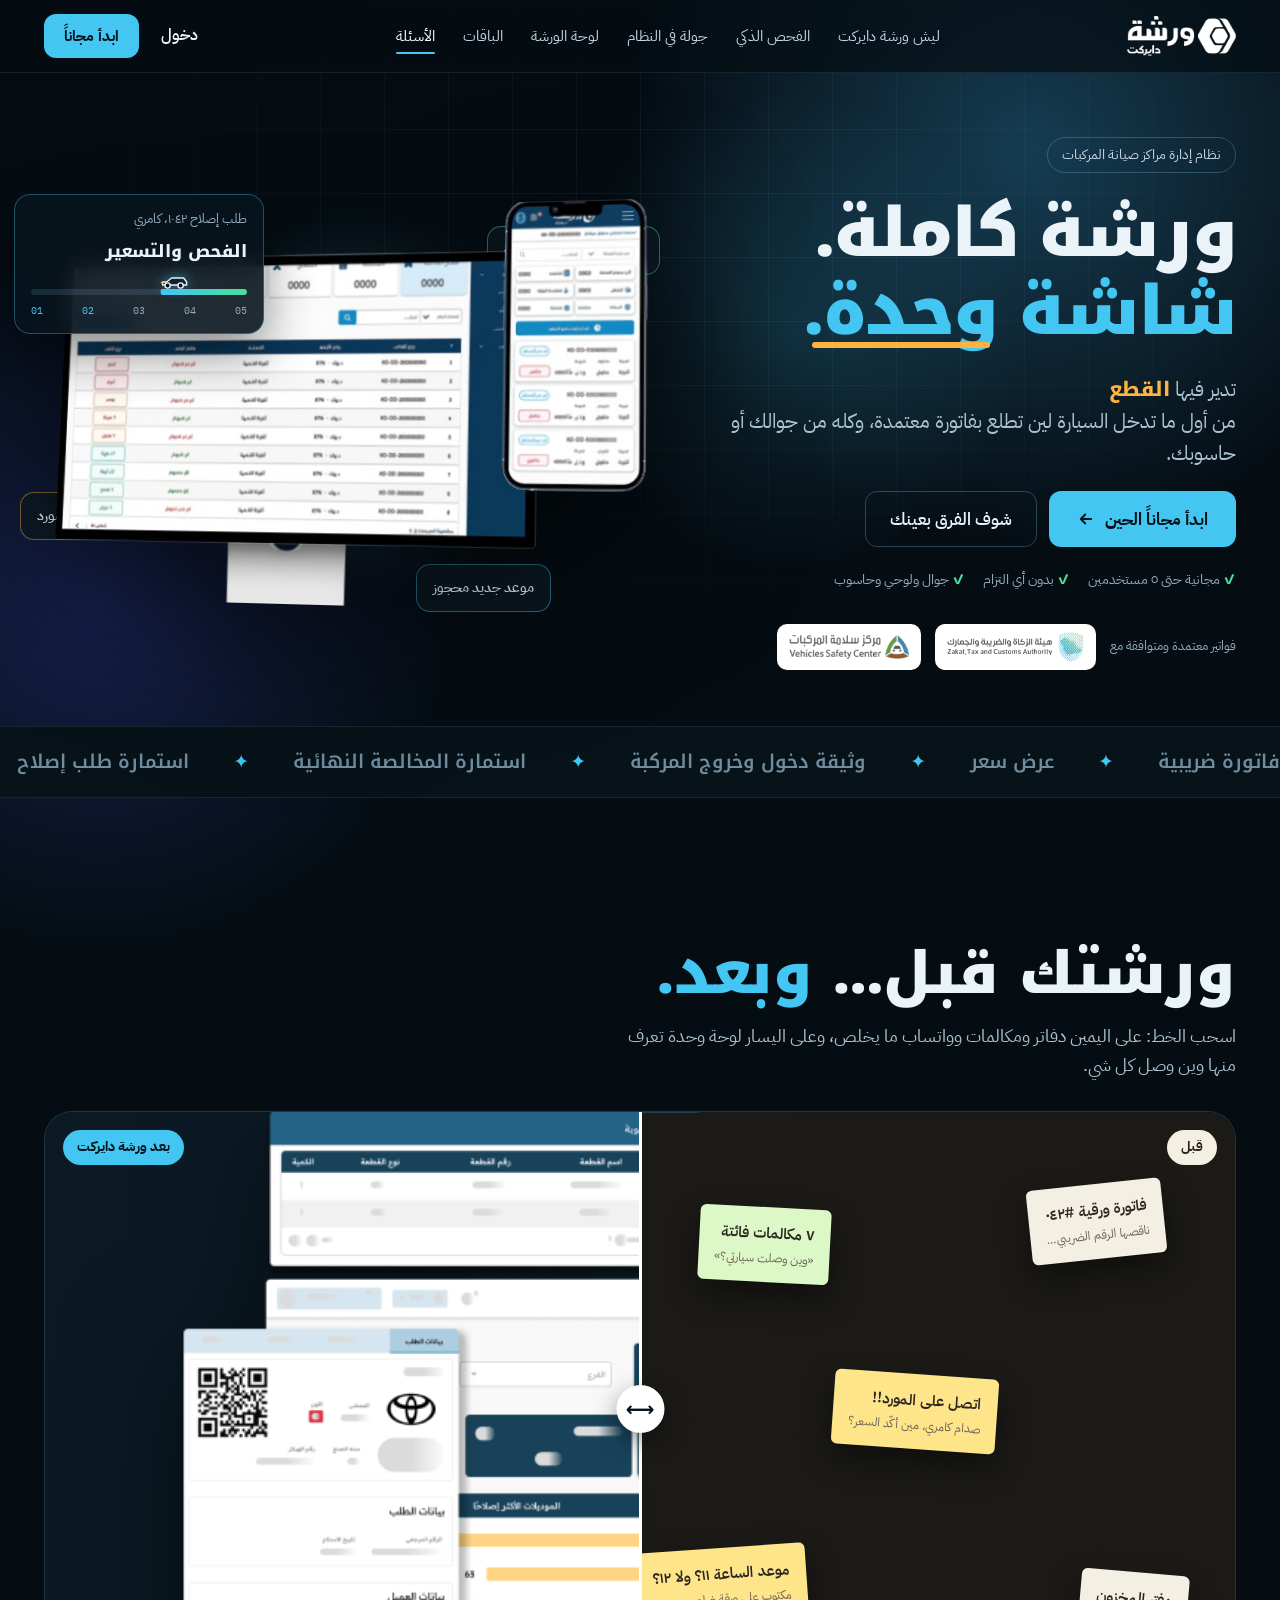
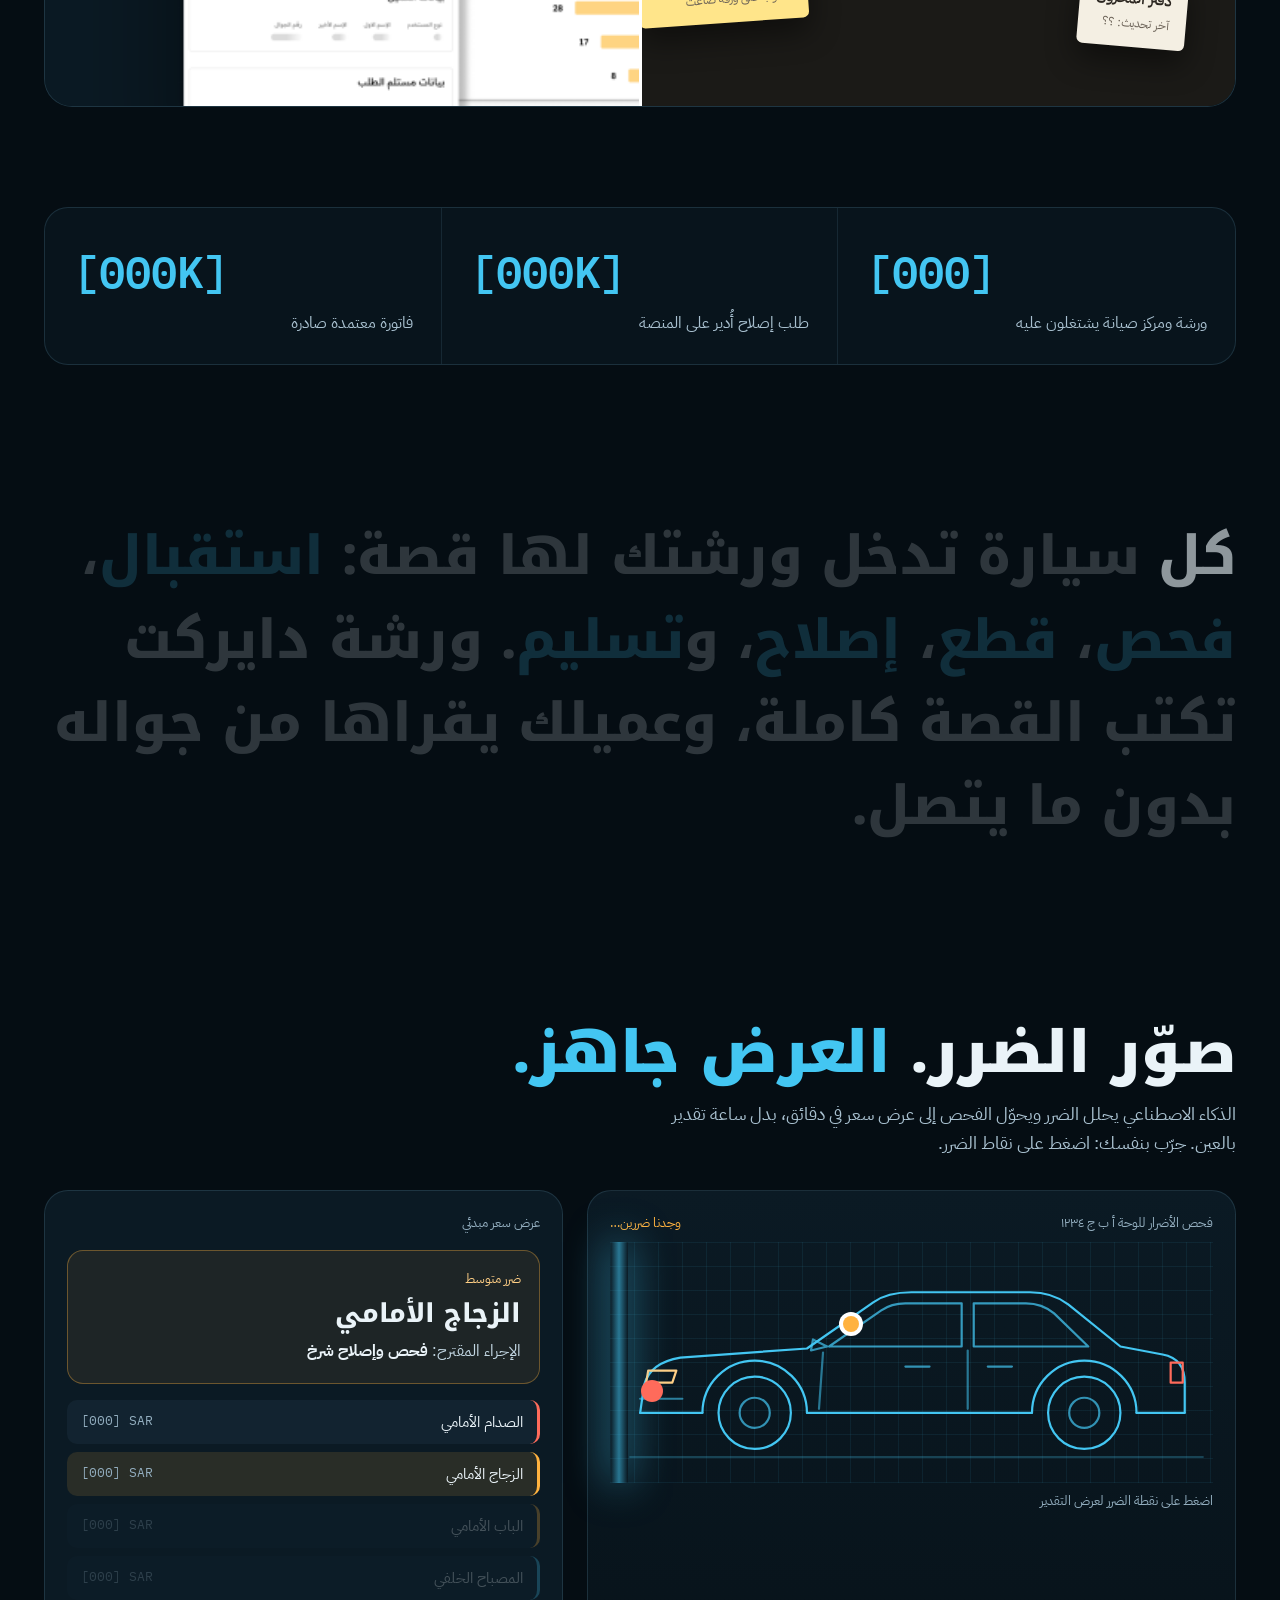
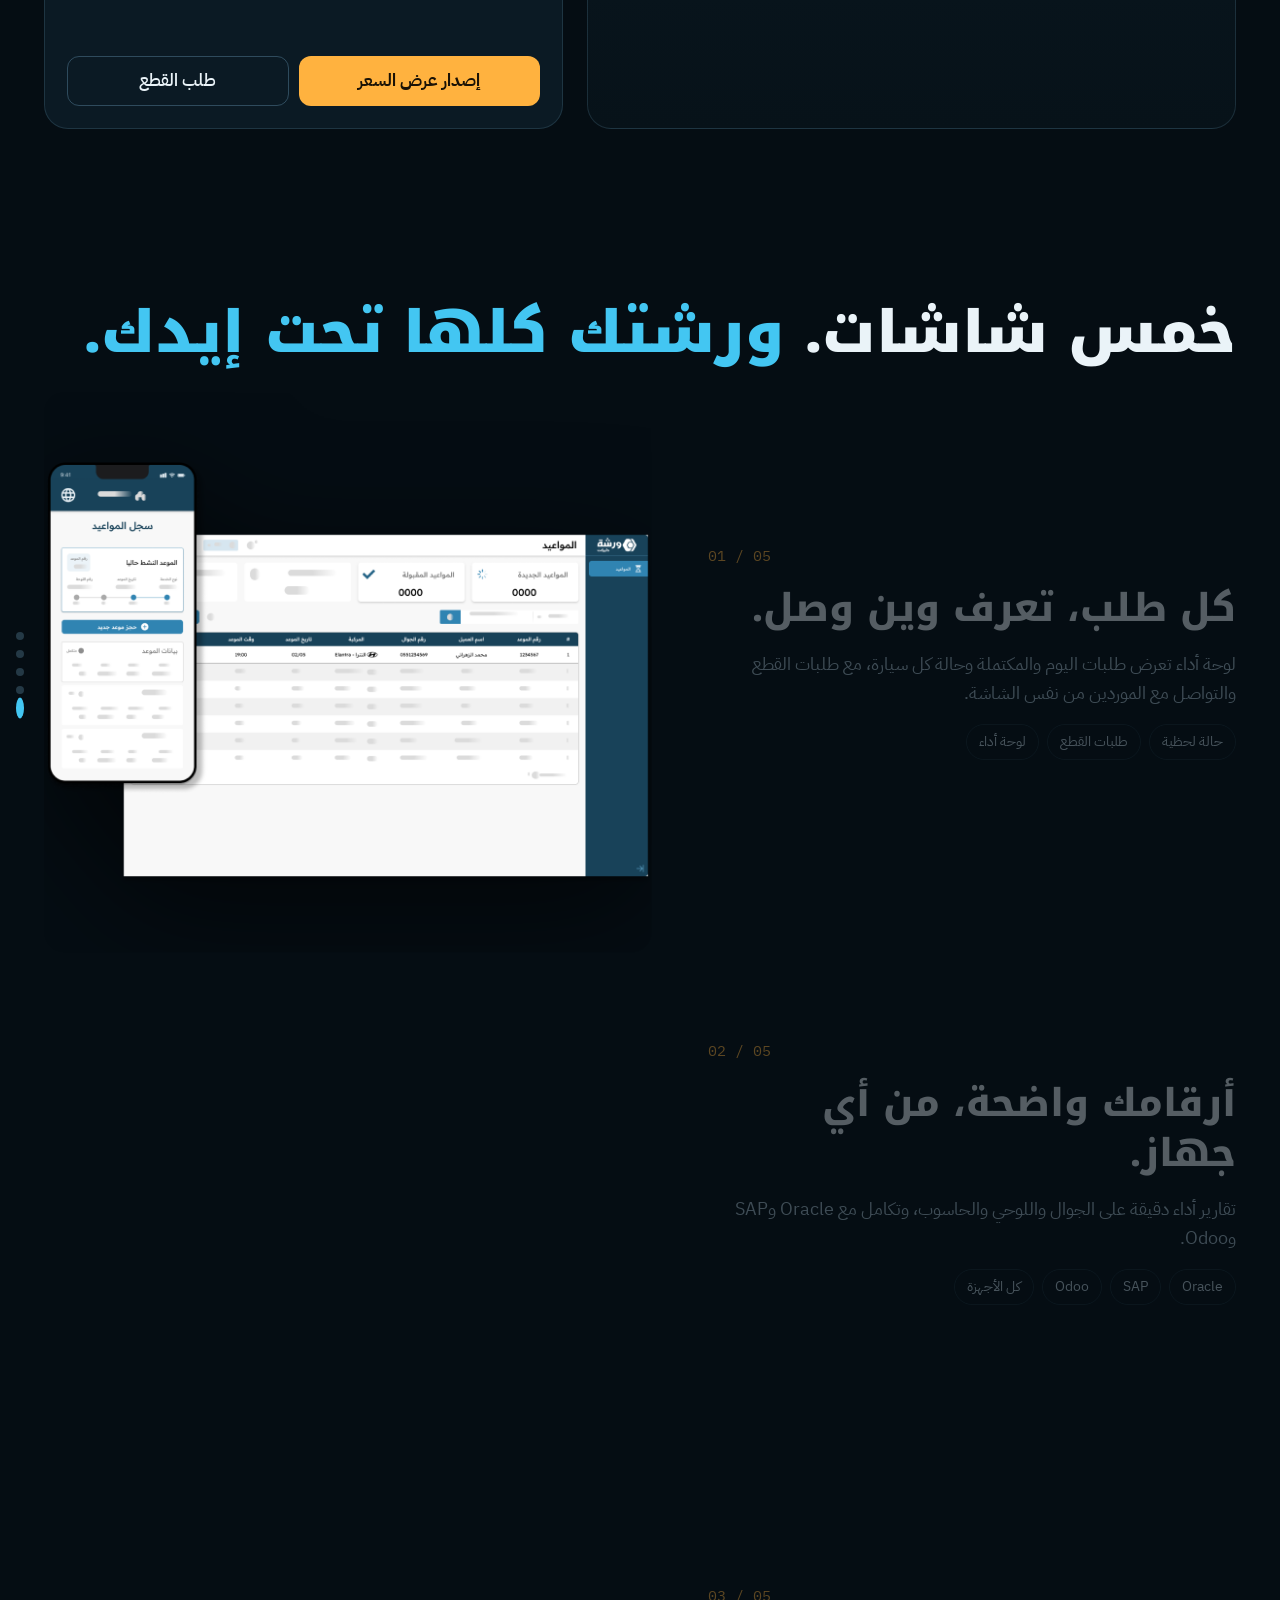
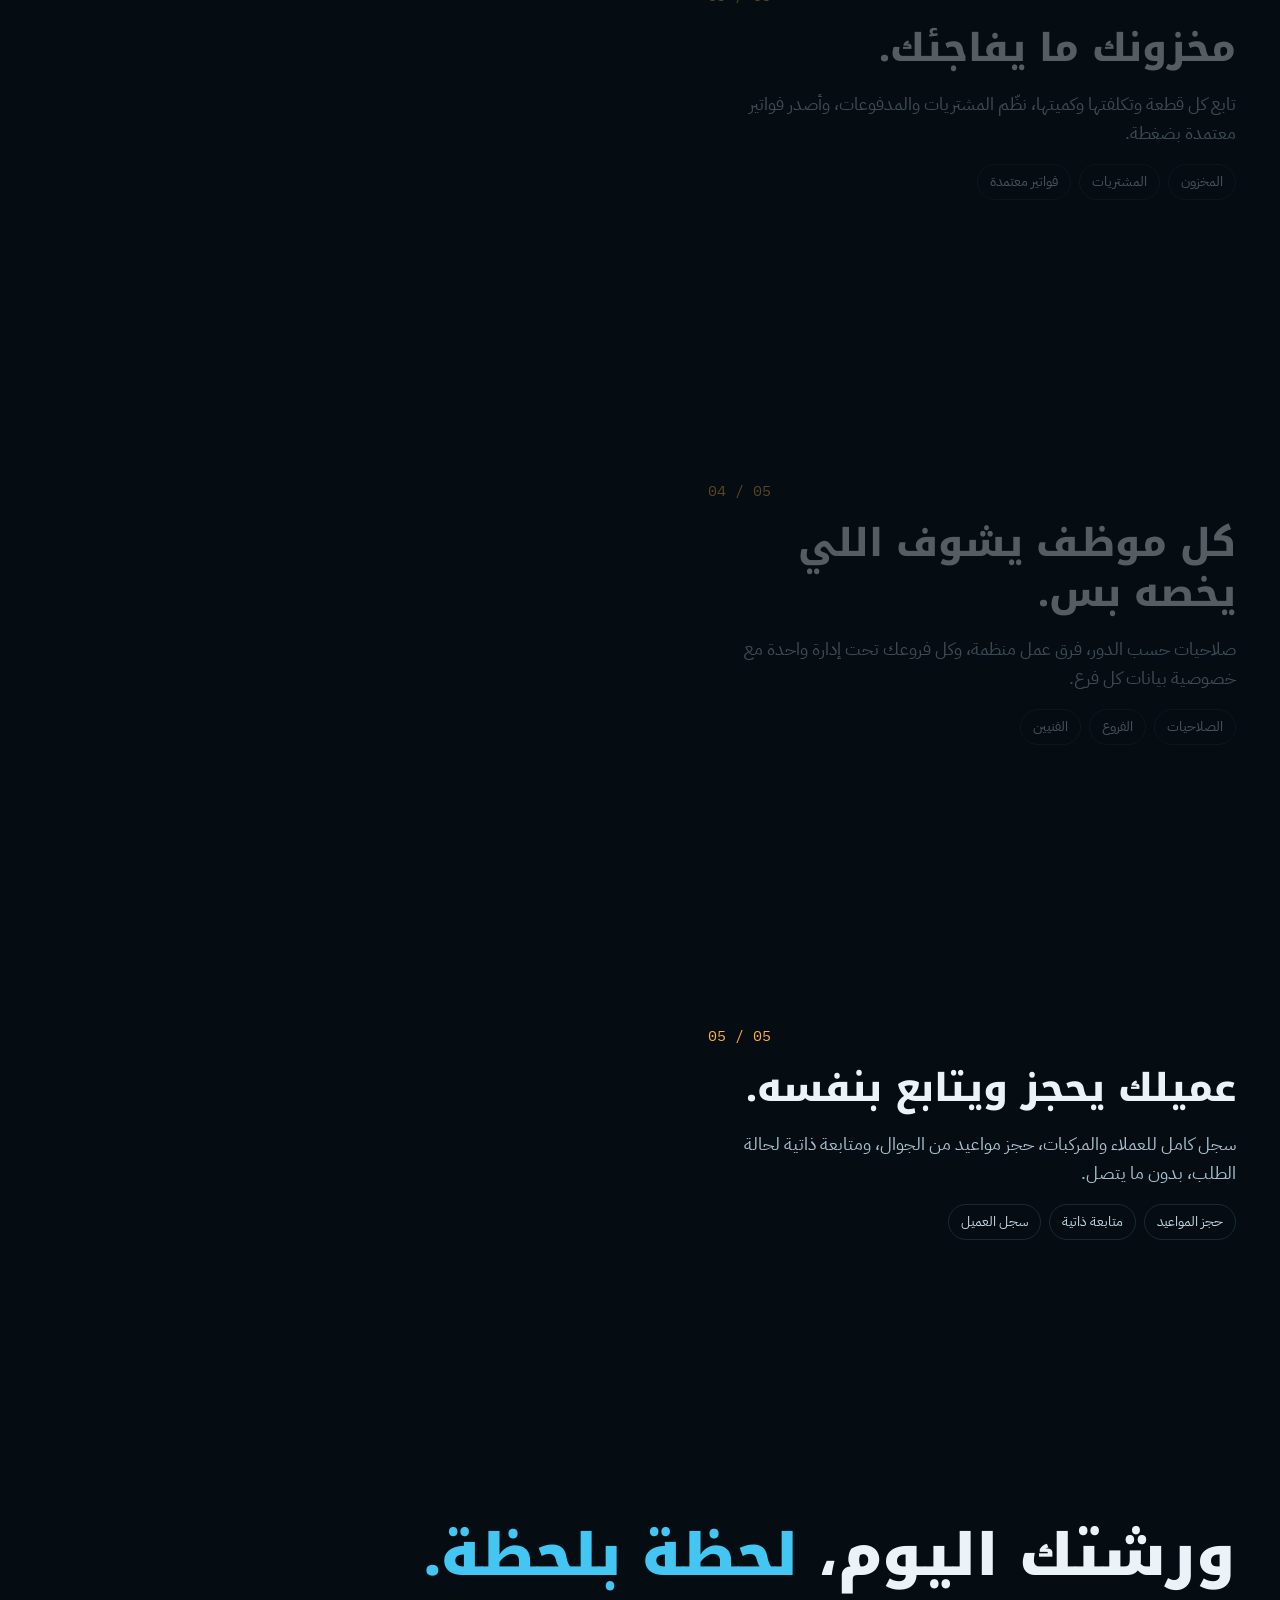
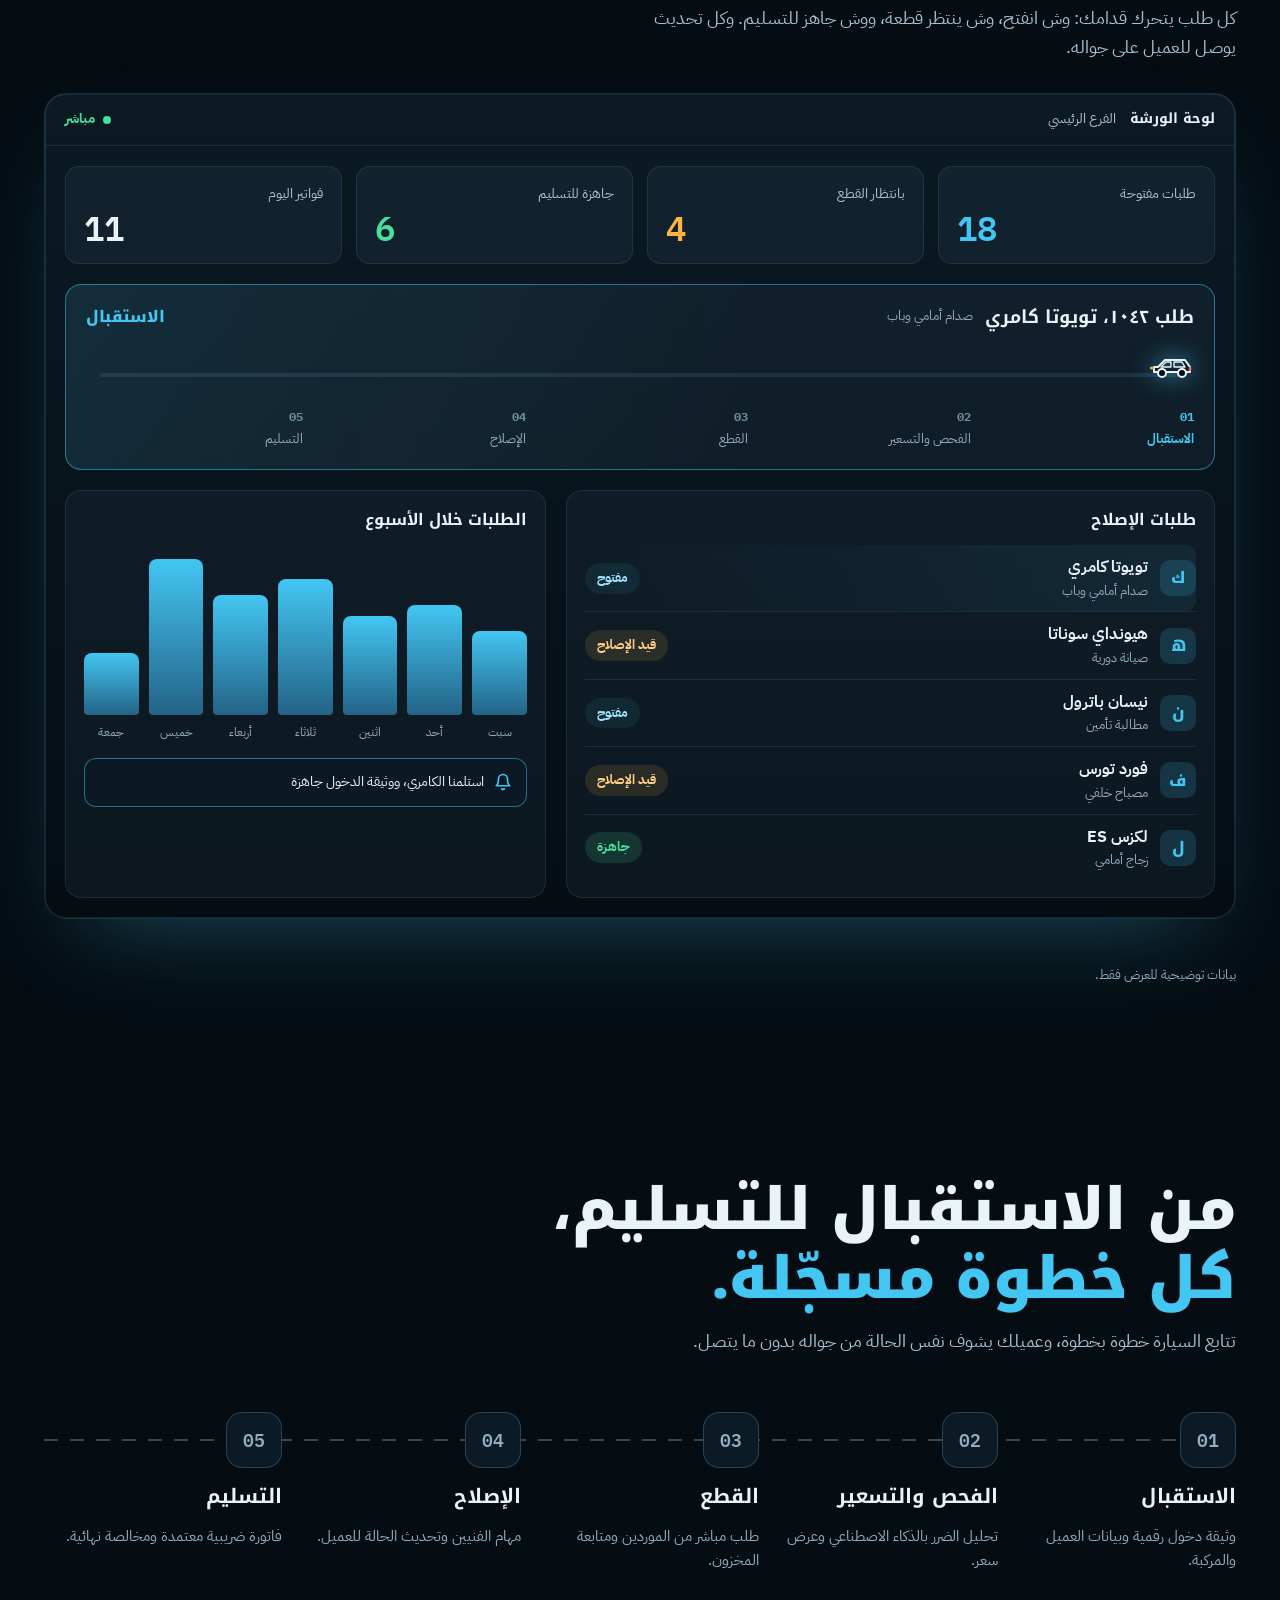
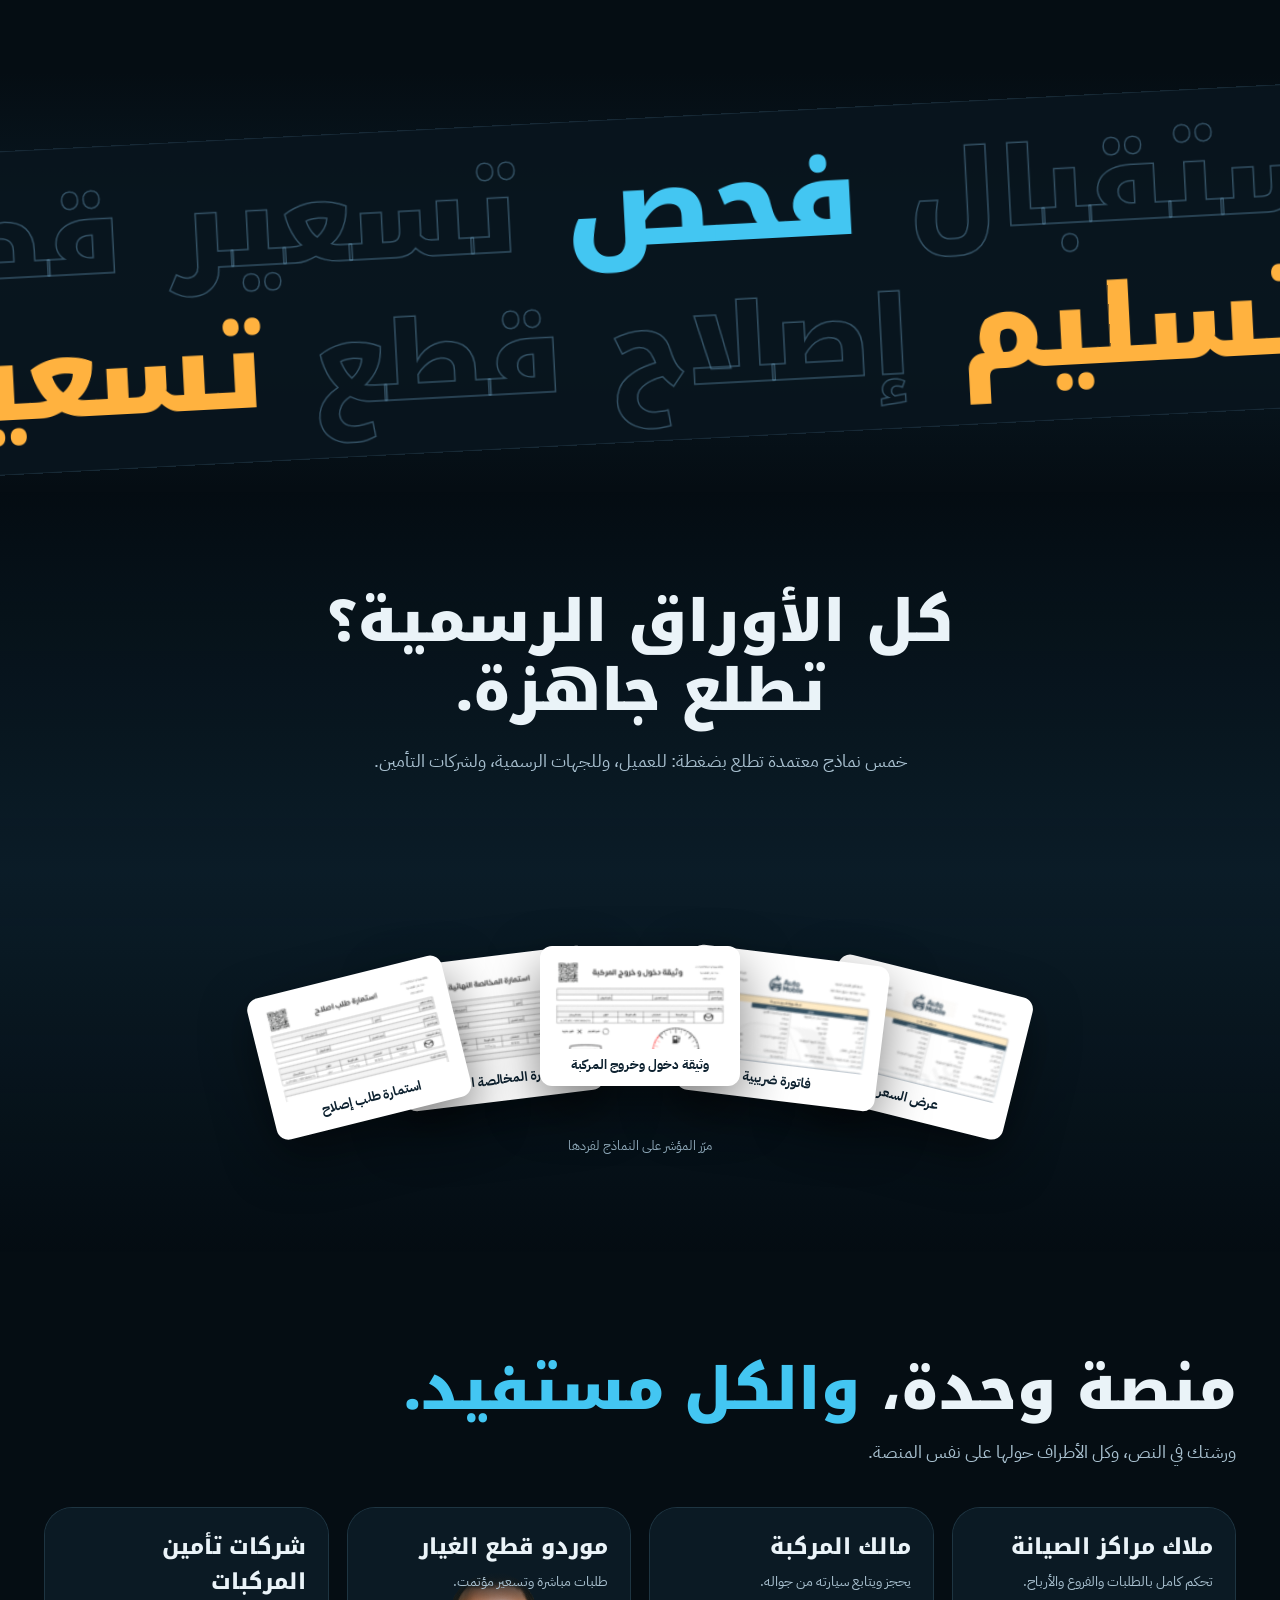
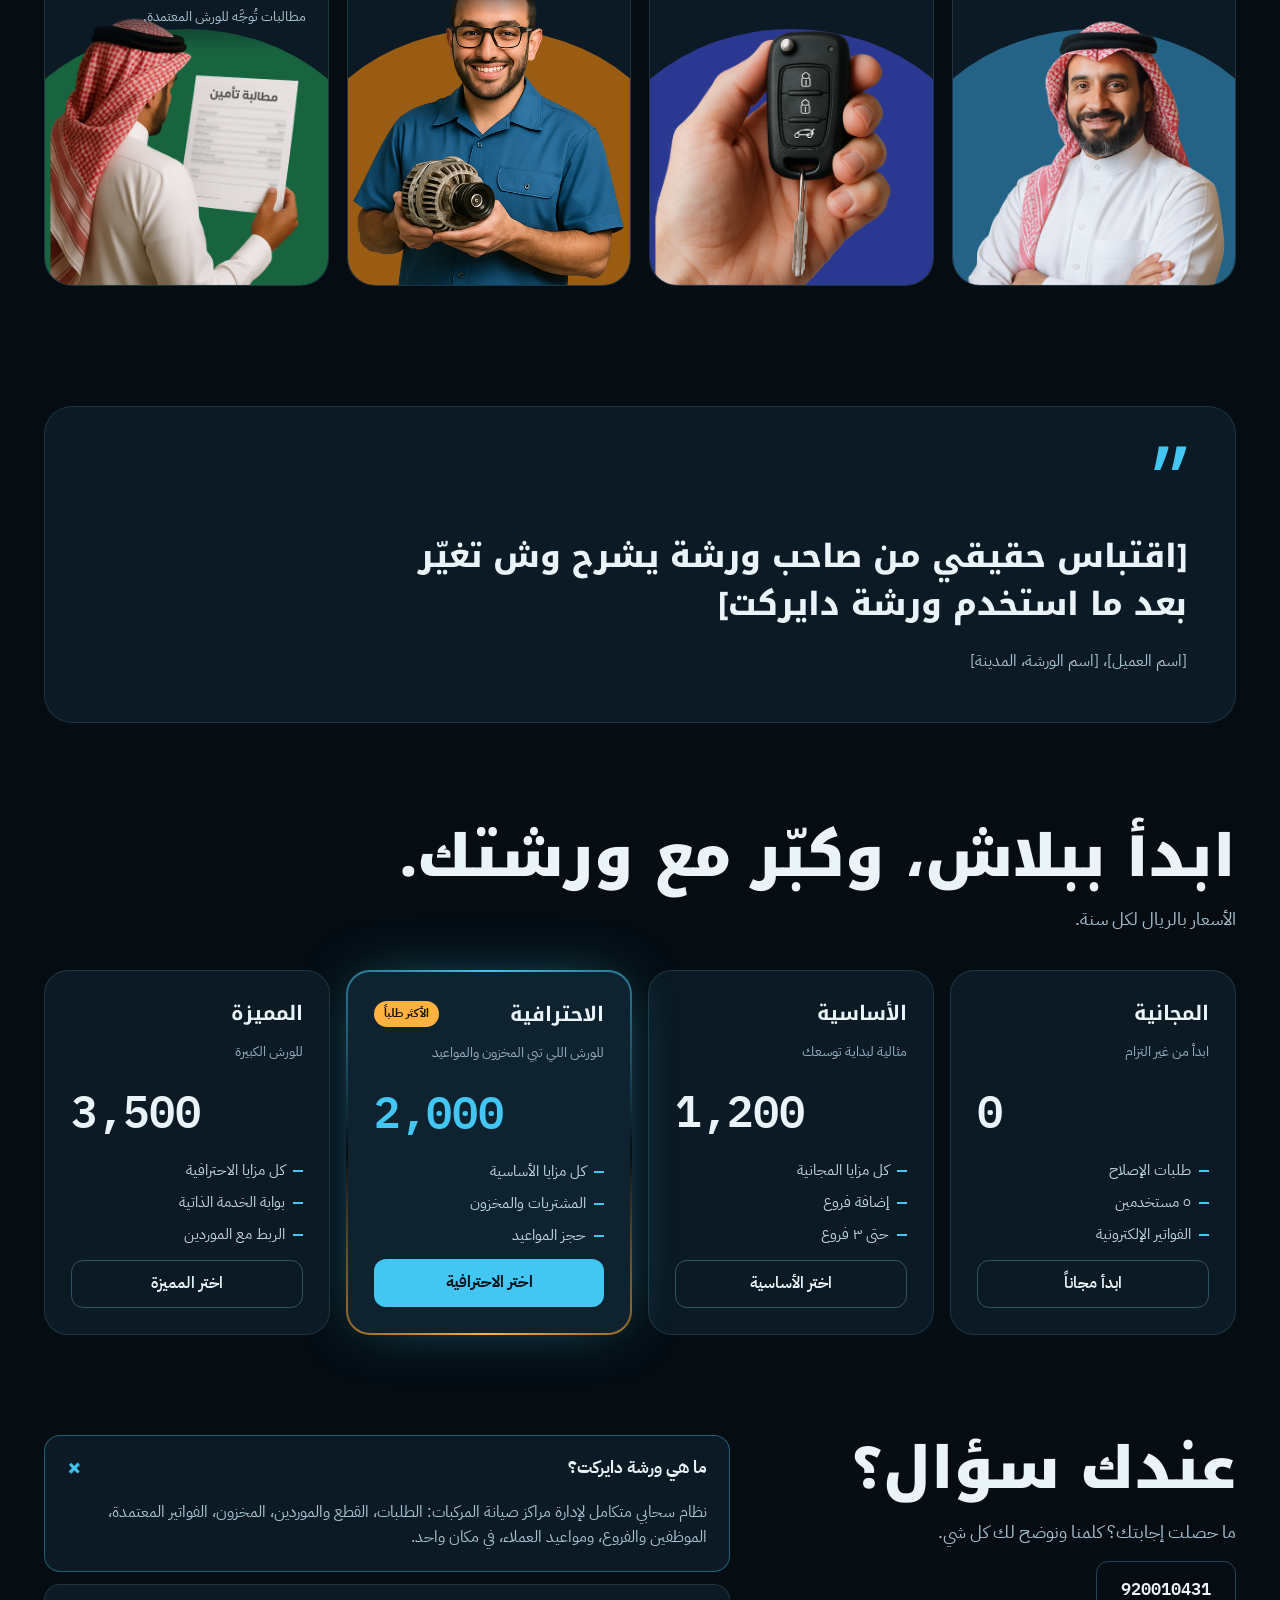
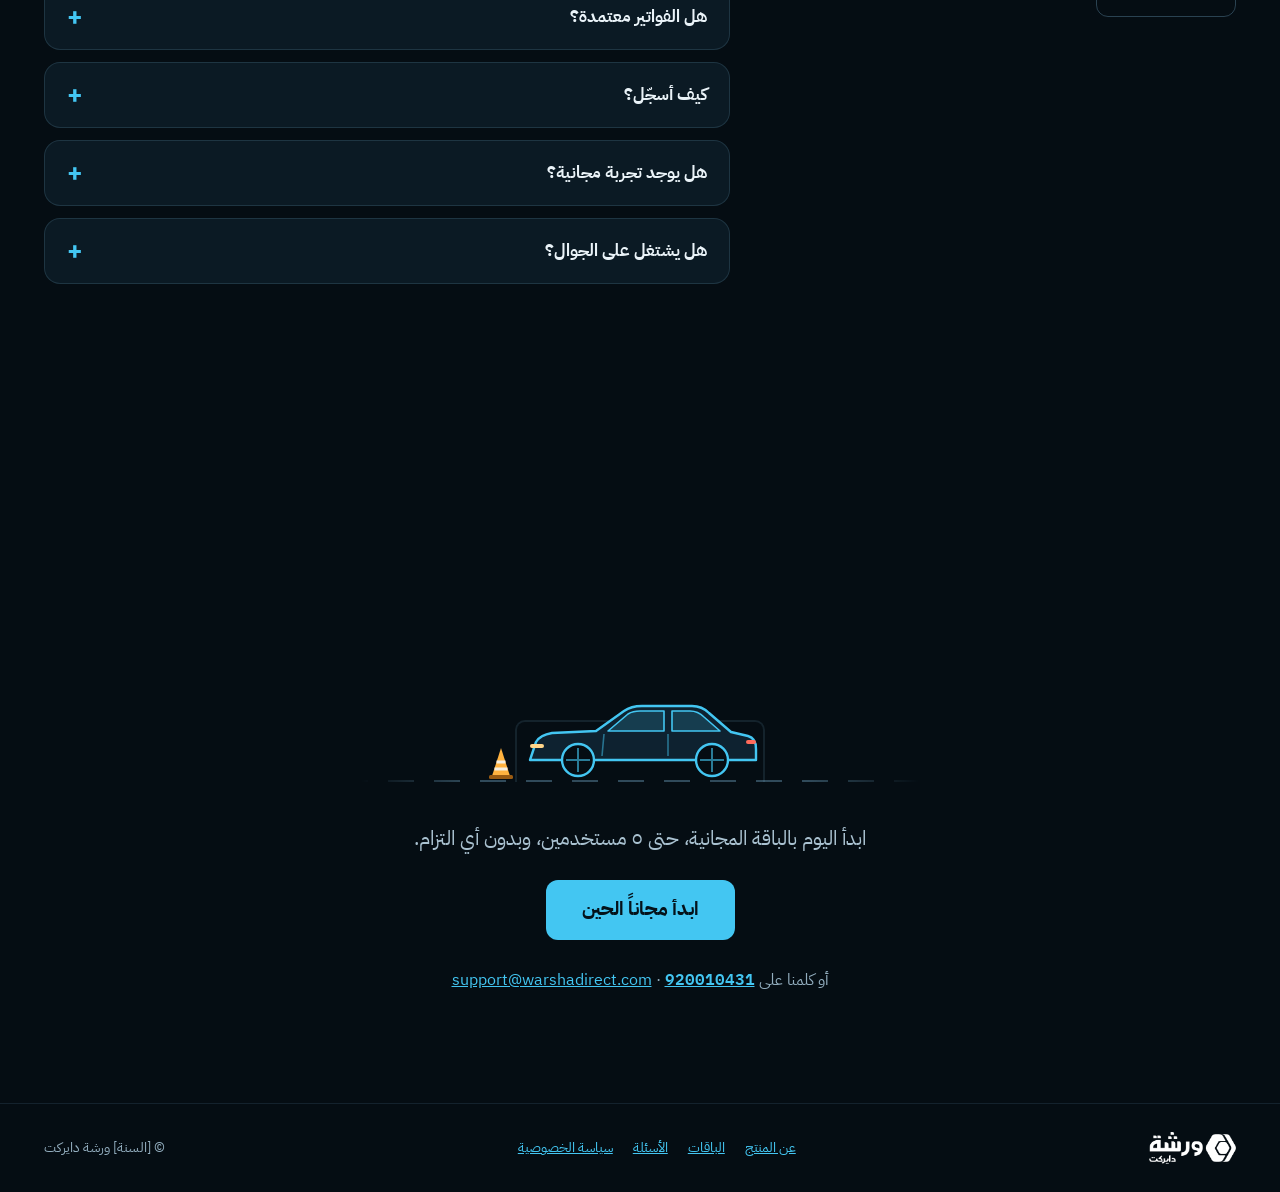
<file: showroom-v2-plus.html>
<!doctype html>
<html lang="ar" dir="rtl">
<head>
<script>document.documentElement.classList.add('js')</script>
<meta charset="utf-8">
<meta name="viewport" content="width=device-width, initial-scale=1">
<title>ورشة دايركت، نظام إدارة مراكز صيانة المركبات</title>
<meta name="description" content="نظام سحابي لإدارة مراكز صيانة المركبات: الطلبات والقطع والمخزون والفواتير المعتمدة، من الجوال أو الحاسوب.">
<link rel="preconnect" href="https://fonts.googleapis.com">
<link href="https://fonts.googleapis.com/css2?family=Noto+Kufi+Arabic:wght@600;800;900&family=IBM+Plex+Sans+Arabic:wght@400;500;600;700&family=IBM+Plex+Mono:wght@500;600&display=swap" rel="stylesheet">
<style>
/* Showroom v2-plus: v2-improved plus a scroll-scrubbed manifesto, a live workshop screen and a kinetic stage band
 * Hallmark · checked · genre: modern-minimal · theme: custom (Showroom v2) · redesign: polish · copy kept
 * the dark showroom look kept as designed; fixed the tells only */
/* Hallmark · waive 2b · the closing giant line fills with one cyan token to cyan as you scroll · a single-hue fill, the outline stays readable before it */
:root{--bg:#050D13;--s1:#0B1A24;--s2:#0E2230;--line:rgba(130,190,225,.16);--tx:#EAF3F8;--mut:#A9C1D0;--mut2:#93AEBF;--cy:#43C6F2;--am:#FFB23F;--gr:#4ADE9B;--rd:#FF6B5B;--in:#8B93E8;--font-k:'Noto Kufi Arabic','Somar',system-ui,sans-serif;--font-body:'IBM Plex Sans Arabic','Somar',system-ui,sans-serif;--font-mono:'IBM Plex Mono',ui-monospace,monospace;--c1:rgba(36,99,134,.55);--c2:rgba(43,56,145,.45);--c3:#c2d6e2;--c4:rgba(130,190,225,.3);--c5:rgba(67,198,242,.35);--c6:rgba(74,222,155,.5);--c7:rgba(255,178,63,.5);--c8:rgba(67,198,242,.5);--c9:#f4efe3;--c10:#2b2620;--c11:#04121a;--c12:#071219;--c13:#ffcf85;--c14:#1a1206;--c15:rgba(36,99,134,.18);--c16:#246386;--c17:#2b3891;--c18:#9a5b12;--c19:#17643f;--c20:rgba(130,190,225,.12);--c21:#9FE3FA;--c22:rgba(67,198,242,.16);--c23:rgba(5,13,19,.7);--c24:rgba(5,13,19,.9);--c25:#fff;--c26:rgba(0,0,0,.6);--c27:rgba(11,26,36,.85);--c28:#6F8D9F;--c29:rgba(67,198,242,.18);--c30:rgba(0,0,0,.5);--c31:#1B1A17;--c32:rgba(0,0,0,.45);--c33:#6B6257;--c34:#FFE58A;--c35:#DCF8C6;--c36:rgba(0,0,0,.4);--c37:rgba(67,198,242,.08);--c38:rgba(67,198,242,.55);--c39:rgba(67,198,242,.6);--c40:rgba(255,178,63,.08);--c41:rgba(255,178,63,.35);--c42:rgba(130,190,225,.06);--c43:rgba(255,178,63,.12);--c44:rgba(130,190,225,.25);--c45:rgba(130,190,225,.35);--c46:rgba(67,198,242,.13);--c47:rgba(11,26,36,.6);--c48:rgba(67,198,242,.45);--c49:rgba(67,198,242,.4);--c50:rgba(130,190,225,.55);--c51:rgba(130,190,225,.07);--c52:#000;--c53:rgba(67,198,242,.14);--c54:rgba(255,255,255,.6);--c55:rgba(8,20,29,.9);--c56:rgba(130,190,225,.15);--c57:rgba(255,178,63,.55);--c58:rgba(255,178,63,0);--c59:rgba(8,20,29,.92);--c60:rgba(130,190,225,.2);--c61:rgba(5,13,19,.97);--c62:rgba(130,190,225,.08);--c63:rgba(130,190,225,.18);}
*{box-sizing:border-box}
html{scroll-behavior:smooth;interpolate-size:allow-keywords}
body{margin:0;background:var(--bg);color:var(--tx);font-family:var(--font-body);line-height:1.6;font-size:16px;overflow-x:clip}
a{color:var(--cy)}a:hover{color:var(--c21)}
img{max-width:100%}
.wrap{max-width:1240px;margin:0 auto;padding:0 24px}
.k{font-family:var(--font-k)}
.m{font-family:var(--font-mono);direction:ltr;unicode-bidi:isolate}
.h2{margin:0;font-family:var(--font-k);font-size:clamp(34px,4.6vw,58px);line-height:1.2;font-weight:900;text-wrap:balance}
.lead{margin:0;font-size:18px;color:var(--mut);max-width:34em}
section{position:relative}
a:focus-visible,button:focus-visible,input:focus-visible,summary:focus-visible{outline:3px solid var(--am);outline-offset:3px}
html{overflow-x:clip}
.skip{position:absolute;width:1px;height:1px;overflow:hidden;clip-path:inset(50%);white-space:nowrap}.skip:focus{width:auto;height:auto;clip-path:none;right:16px;top:16px;z-index:100;background:var(--tx);color:var(--bg);padding:8px 12px;border-radius:8px}
.glows{position:absolute;top:0;right:0;left:0;height:1400px;overflow:hidden;pointer-events:none}

.btn{translate:var(--bx,0px) var(--by,0px);display:inline-flex;align-items:center;gap:10px;min-height:56px;padding:0 28px;border-radius:12px;background:var(--cy);color:var(--c11);text-decoration:none;font-weight:800;font-size:17px;border:0;cursor:pointer;transition:transform .2s cubic-bezier(.2,.8,.2,1),box-shadow .2s,translate .3s cubic-bezier(.2,.8,.2,1)}
.btn:hover{color:var(--c11);transform:translateY(-2px);box-shadow:0 0 0 6px var(--c22),0 12px 40px var(--c5)}
.btn-ghost{display:inline-flex;align-items:center;min-height:56px;padding:0 24px;border-radius:12px;border:1px solid var(--c4);color:var(--tx);text-decoration:none;font-weight:600;font-size:17px}
.btn:active,.btn-ghost:active,.plan a.sel:active{transform:translateY(1px)}
.btn:disabled,.btn[aria-disabled="true"]{opacity:.55;cursor:not-allowed;transform:none}
.btn-ghost:hover{color:var(--tx);border-color:var(--cy)}

/* header */
.top{position:sticky;top:0;z-index:30;background:var(--c23);backdrop-filter:blur(16px);-webkit-backdrop-filter:blur(16px);border-bottom:1px solid var(--c20)}
.top{transition:background .3s}.top .wrap{display:flex;align-items:center;justify-content:space-between;min-height:72px;gap:24px;transition:min-height .3s}
.top.scrolled{background:var(--c24)}.top.scrolled .wrap{min-height:60px}
.top nav{display:flex;gap:28px;font-size:15px}.top nav a{position:relative;color:var(--c3);text-decoration:none;padding:6px 0}.top nav a:hover,.top nav a.act{color:var(--c25)}
.top nav a::after{content:'';position:absolute;inset-inline:0;bottom:0;height:2px;border-radius:2px;background:var(--cy);transform:scaleX(0);transition:transform .3s cubic-bezier(.2,.8,.2,1)}.top nav a.act::after{transform:none}
.menu-btn,.nav-login{display:none}
.progress{position:fixed;top:0;right:0;left:0;height:3px;background:linear-gradient(90deg,var(--am),var(--cy));transform-origin:right;transform:scaleX(0);z-index:40}

/* hero */
.hero{padding:64px 0 32px;position:relative}
.hero-grid{display:grid;grid-template-columns:minmax(0,1fr) minmax(0,1.1fr);gap:40px;align-items:center}
.mega{margin:0;font-family:var(--font-k);font-size:clamp(40px,5.3vw,80px);line-height:1.15;font-weight:900;letter-spacing:-1.5px}
.grad{color:var(--cy)}
.rot{display:inline-block;position:relative;min-width:4.6em;height:1.6em;line-height:1.6;vertical-align:top;clip-path:inset(0 -3em)}
.js .rot span{position:absolute;inset:0;opacity:0;transform:translateY(100%);transition:opacity .5s,transform .5s cubic-bezier(.2,.8,.2,1);white-space:nowrap}
.js .rot span.on{opacity:1;transform:none}
html:not(.js) .rot span:not(:first-child){display:none}
.hero-visual{position:relative;perspective:1600px}
.tilt{width:100%;height:auto;display:block;transform:rotateY(var(--ry,-12deg)) rotateX(var(--rx,7deg));transition:transform .25s ease-out;filter:drop-shadow(0 40px 70px var(--c26))}
.chip{position:absolute;padding:12px 16px;border-radius:14px;background:var(--c27);backdrop-filter:blur(10px);-webkit-backdrop-filter:blur(10px);font-size:14px;font-weight:600;display:flex;gap:8px;align-items:center;white-space:nowrap;animation:float 6s ease-in-out infinite}
@keyframes float{0%,100%{transform:translateY(0)}50%{transform:translateY(-14px)}}
.dot{width:8px;height:8px;border-radius:50%;display:inline-block}
@keyframes pulse{0%,100%{opacity:.5}50%{opacity:1}}.blink{animation:pulse 2s ease-in-out infinite}
.logos{display:flex;align-items:center;gap:14px;flex-wrap:wrap;margin-top:10px}
.logos span.pill{background:var(--c25);border-radius:10px;padding:8px 12px;display:flex}

/* marquee */
.marq{border-top:1px solid var(--c20);border-bottom:1px solid var(--c20);padding:20px 0;overflow:hidden;background:var(--c12);margin-top:56px}
.marq-track{display:flex;gap:44px;width:max-content;white-space:nowrap;font-size:19px;font-weight:600;color:var(--c28);animation:marquee 40s linear infinite}
.marq-track b{color:var(--cy);font-weight:400}
.marq:hover .marq-track{animation-play-state:paused}
@keyframes marquee{from{transform:translateX(0)}to{transform:translateX(50%)}}

/* before after */
.ba{position:relative;border-radius:28px;overflow:hidden;border:1px solid var(--line);aspect-ratio:16/8;background:var(--s1);user-select:none}
.ba-after,.ba-before{position:absolute;inset:0}
.ba-after{display:grid;place-items:center;background:radial-gradient(circle at 50% 60%,var(--c29),transparent 60%),var(--s1)}
.ba-after img{width:78%;height:auto;filter:drop-shadow(0 30px 60px var(--c30))}
.ba-before{background:var(--c31);clip-path:inset(0 0 0 var(--cut,50%))}
.ba-before .paper{position:absolute;background:var(--c9);color:var(--c10);border-radius:6px;padding:14px 16px;font-size:15px;font-weight:600;box-shadow:0 14px 30px var(--c32);max-width:240px}
.ba-before .paper small{display:block;font-weight:400;color:var(--c33);font-size:12px;margin-top:4px}
.ba-before .note{background:var(--c34)}.ba-before .wa{background:var(--c35)}
.ba-label{position:absolute;top:18px;padding:6px 14px;border-radius:99px;font-weight:800;font-size:14px;z-index:3}
.ba-handle{position:absolute;top:0;bottom:0;left:var(--cut,50%);width:3px;background:var(--c25);transform:translateX(-50%);z-index:4;pointer-events:none}
.ba-handle::after{content:'⟷';position:absolute;top:50%;left:50%;transform:translate(-50%,-50%);width:48px;height:48px;border-radius:50%;background:var(--c25);color:var(--c11);display:grid;place-items:center;font-size:20px;font-weight:700;box-shadow:0 8px 24px var(--c36)}
.ba input{position:absolute;inset:0;width:100%;height:100%;opacity:0;cursor:ew-resize;z-index:5;margin:0;direction:ltr}

/* scan */
.scan-grid{display:grid;grid-template-columns:minmax(0,1.25fr) minmax(0,1fr);gap:24px;align-items:stretch}
.panel{border-radius:24px;border:1px solid var(--line);background:var(--s1);padding:22px}
.stage-car{position:relative;width:100%;aspect-ratio:600/240}
.gridbg{position:absolute;inset:0;background-image:linear-gradient(var(--c37) 1px,transparent 1px),linear-gradient(90deg,var(--c37) 1px,transparent 1px);background-size:24px 24px}
.js .draw *{stroke-dasharray:1400;stroke-dashoffset:1400}
.in .draw *{animation:draw 2.4s cubic-bezier(.6,0,.2,1) forwards}
@keyframes draw{to{stroke-dashoffset:0}}
.scanline{position:absolute;top:0;bottom:0;width:3%;background:linear-gradient(90deg,transparent,var(--c38),transparent);box-shadow:0 0 40px var(--c39);left:0;animation:scan 3.2s cubic-bezier(.5,0,.5,1) infinite}
@keyframes scan{from{transform:translateX(-140%)}to{transform:translateX(3340%)}}
.spot{position:absolute;width:44px;height:44px;margin:-22px 0 0 -22px;border-radius:50%;border:0;background:transparent;padding:0;display:grid;place-items:center;cursor:pointer}
.spot::before{content:'';position:absolute;width:22px;height:22px;border-radius:50%;background:var(--c);animation:ping 1.8s ease-out infinite}
.spot::after{content:'';position:relative;width:16px;height:16px;border-radius:50%;background:var(--c);transition:box-shadow .2s}
.spot[aria-pressed="true"]::after{box-shadow:0 0 0 4px var(--c25)}
@keyframes ping{0%{transform:scale(.6);opacity:.9}100%{transform:scale(2.4);opacity:0}}
.est{display:flex;flex-direction:column;gap:4px;padding:18px;border-radius:16px;background:var(--c40);border:1px solid var(--c41)}
.est-list{list-style:none;margin:0;padding:0;display:flex;flex-direction:column;gap:8px}
.est-list li{display:flex;justify-content:space-between;align-items:center;padding:10px 14px;border-radius:10px;background:var(--c42);font-size:15px;transition:background .2s}
.est-list li.on{background:var(--c43)}

/* tour */
.chapters{display:grid;grid-template-columns:minmax(0,1fr) minmax(0,1.15fr);gap:56px}
.stage{position:sticky;top:110px;height:min(560px,70vh)}
.stage img{position:absolute;inset:0;width:100%;height:100%;object-fit:contain;filter:drop-shadow(0 30px 60px var(--c26));}
.js .stage img{opacity:0;transform:translateY(40px) scale(.95);clip-path:inset(100% 0 0 0 round 20px);transition:opacity .6s,transform .8s cubic-bezier(.2,.8,.2,1),clip-path .8s cubic-bezier(.7,0,.2,1)}
.js .stage img.on{opacity:1;transform:none;clip-path:inset(0 0 0 0 round 20px)}
.ch{min-height:520px;display:flex;flex-direction:column;justify-content:center;gap:16px;opacity:.35;transition:opacity .4s}
.ch.on{opacity:1}
.ch h3{margin:0;font-family:var(--font-k);font-size:clamp(28px,3vw,40px);line-height:1.3;font-weight:800}
.ch p{margin:0;font-size:18px;color:var(--mut);max-width:28em}
.ch ul{margin:0;padding:0;list-style:none;display:flex;flex-wrap:wrap;gap:8px}
.ch li{font-size:14px;padding:6px 12px;border-radius:99px;border:1px solid var(--line);color:var(--c3)}
.inline-img{display:none}
.dots{position:absolute;top:50%;left:-28px;transform:translateY(-50%);display:flex;flex-direction:column;gap:10px}
.dots span{width:8px;height:8px;border-radius:99px;background:var(--c44);transition:background .3s,transform .3s}
.dots span.on{background:var(--cy);transform:scaleY(2.6)}

/* lane */
.lane-wrap{position:relative}
.lane{list-style:none;margin:0;padding:0;display:grid;grid-template-columns:repeat(5,minmax(0,1fr));position:relative;z-index:1}
.lane li{display:flex;flex-direction:column;gap:12px;padding-left:16px}
.lane .n{width:56px;height:56px;border-radius:16px;display:grid;place-items:center;font-weight:600;font-size:18px;border:1px solid var(--c44);background:var(--s1);color:var(--mut2);transition:background .35s,color .35s,border-color .35s,box-shadow .35s}
.lane li.on .n{background:var(--cy);color:var(--c11);border-color:var(--cy);box-shadow:0 0 30px var(--c39)}
.lane li.done .n{border-color:var(--cy);color:var(--cy)}
.lane strong{font-family:var(--font-k);font-size:20px}
.lane span.d{color:var(--mut2);font-size:15px}

.track{position:absolute;top:27px;right:0;left:0;height:2px;background:repeating-linear-gradient(90deg,var(--c45) 0 14px,transparent 14px 26px)}
/* car moves along the inline axis, so it follows the page direction (RTL: right→left, LTR: left→right) */
.car{position:absolute;top:2px;inset-inline-start:0;width:56px;height:46px;display:grid;place-items:center;z-index:2;transition:opacity .4s}
.car svg{transition:transform .2s}
.car:dir(ltr) svg{transform:scaleX(-1)}
.car.reset{transition:opacity .4s}

/* docs fan */
.fan{display:flex;justify-content:center;align-items:flex-end;height:260px}
.doc{width:200px;margin:0 -90px;border-radius:12px;background:var(--c25);padding:10px;box-shadow:0 20px 50px var(--c30);transition:transform .7s cubic-bezier(.2,.8,.2,1),margin .7s cubic-bezier(.2,.8,.2,1);margin-block:0}
.doc figcaption{color:var(--s2);font-size:13px;font-weight:700;padding-top:6px}
.fan.in .doc{margin-inline:-28px}
.fan:hover .doc{margin-inline:8px;transform:none!important}

/* people */
.people{display:grid;grid-template-columns:repeat(4,minmax(0,1fr));gap:18px}
.person{position:relative;border-radius:28px;overflow:hidden;background:var(--s1);border:1px solid var(--line);aspect-ratio:3/4;transition:transform .35s cubic-bezier(.2,.8,.2,1)}
.person:hover{transform:translateY(-8px)}
.person .arch{position:absolute;inset:32% -20% -20% -20%;border-radius:50% 50% 0 0}
.person img{position:absolute;bottom:0;left:50%;width:96%;transform:translateX(-50%);transition:transform .5s cubic-bezier(.2,.8,.2,1)}
.person:hover img{transform:translateX(-50%) scale(1.05)}
.person .cap{position:absolute;top:0;right:0;left:0;padding:22px;background:linear-gradient(var(--s1) 60%,transparent)}
.person h3{margin:0;font-family:var(--font-k);font-size:22px;font-weight:800}
.person p{margin:6px 0 0;color:var(--mut);font-size:14px}

/* spotlight cards */
.spot-card{position:relative;overflow:hidden}
.spot-card::before{content:'';position:absolute;inset:0;background:radial-gradient(420px circle at var(--mx,50%) var(--my,50%),var(--c46),transparent 45%);opacity:0;transition:opacity .3s;pointer-events:none}
.spot-card:hover::before{opacity:1}

/* stats */
.stats{display:grid;grid-template-columns:repeat(3,minmax(0,1fr));border:1px solid var(--line);border-radius:24px;background:var(--c47)}
.stats div{padding:28px;display:flex;flex-direction:column;gap:4px}
.stats div+div{border-right:1px solid var(--c20)}
.stats .m{font-size:44px;font-weight:600;color:var(--cy)}

/* pricing */
.price{display:grid;grid-template-columns:repeat(4,minmax(0,1fr));gap:16px}
.plan{border-radius:24px;border:1px solid var(--line);background:var(--s1);padding:26px;display:flex;flex-direction:column;gap:12px;transition:transform .35s cubic-bezier(.2,.8,.2,1),border-color .3s}
.price>.plan:hover{transform:translateY(-6px);border-color:var(--c48)}.price>.glow{transition:transform .35s cubic-bezier(.2,.8,.2,1)}.price>.glow:hover{transform:translateY(-6px)}
.plan .m.p{font-size:44px;font-weight:600}
.plan ul{margin:0;padding:0;list-style:none;display:flex;flex-direction:column;gap:8px;color:var(--c3);font-size:15px;flex:1}
.plan ul li::before{content:'';display:inline-block;width:10px;height:2px;margin-inline-end:8px;vertical-align:middle;background:var(--cy)}
.plan a.sel{min-height:48px;display:flex;align-items:center;justify-content:center;border-radius:12px;border:1px solid var(--c45);color:var(--tx);text-decoration:none;font-weight:600}
@property --a{syntax:'<angle>';inherits:false;initial-value:0deg}
@keyframes glowspin{to{--a:360deg}}
.glow{border-radius:24px;padding:2px;background:var(--cy)}
.glow .plan{height:100%;background:var(--s2);border:0;border-radius:22px}

/* faq */
.faq{display:grid;grid-template-columns:minmax(0,.8fr) minmax(0,1.2fr);gap:48px;align-items:start}
details{border:1px solid var(--line);border-radius:16px;background:var(--s1);padding:0 22px;margin-bottom:12px}
summary{min-height:64px;display:flex;align-items:center;justify-content:space-between;gap:16px;font-weight:700;font-size:17px;cursor:pointer;list-style:none}
summary::-webkit-details-marker{display:none}
summary::after{content:'+';font-size:26px;color:var(--cy);transition:transform .25s}
details[open] summary::after{transform:rotate(45deg)}
details p{margin:0 0 20px;color:var(--mut)}
details{transition:border-color .3s}details[open]{border-color:var(--c49)}
details::details-content{block-size:0;overflow:hidden;transition:block-size .35s cubic-bezier(.2,.8,.2,1),content-visibility .35s allow-discrete}
details[open]::details-content{block-size:auto}

.giant{margin:0;font-family:var(--font-k);font-size:clamp(60px,11vw,150px);line-height:1.15;font-weight:900;color:transparent;-webkit-text-stroke:2px var(--c50);background:linear-gradient(90deg,var(--cy),var(--cy)) no-repeat right/var(--fill,0%) 100%;-webkit-background-clip:text;background-clip:text}


/* hero v3 */
.hero::before{content:'';position:absolute;inset:-72px 0 0;background-image:linear-gradient(var(--c51) 1px,transparent 1px),linear-gradient(90deg,var(--c51) 1px,transparent 1px);background-size:64px 64px;-webkit-mask-image:radial-gradient(ellipse 70% 60% at 55% 30%,var(--c52) 25%,transparent 75%);mask-image:radial-gradient(ellipse 70% 60% at 55% 30%,var(--c52) 25%,transparent 75%);pointer-events:none}
.hero-cursor{position:absolute;width:560px;height:560px;border-radius:50%;background:radial-gradient(circle,var(--c53),transparent 60%);left:var(--hx,62%);top:var(--hy,34%);transform:translate(-50%,-50%);pointer-events:none}
.mega .ln{white-space:nowrap}.mega .w{display:inline-block;animation:wordIn .9s cubic-bezier(.2,.8,.2,1) both;animation-delay:calc(var(--i)*.12s + .1s)}
@keyframes wordIn{from{opacity:0;transform:translateY(.45em) rotate(2deg);filter:blur(10px)}}
.mark{position:relative}
.mark::before{content:'';position:absolute;inset-inline:4%;bottom:.04em;height:.09em;border-radius:99px;background:var(--am);transform-origin:right;animation:lineIn .8s .85s cubic-bezier(.2,.8,.2,1) both}
@keyframes lineIn{from{transform:scaleX(0)}}
.rot{color:var(--am)!important}
.btn.shine{position:relative;overflow:hidden}
.btn.shine::after{content:'';position:absolute;top:0;bottom:0;width:38%;left:0;background:linear-gradient(100deg,transparent,var(--c54),transparent);transform:translateX(-160%) skewX(-20deg);animation:shine 4s 1.8s ease-in-out infinite}
@keyframes shine{0%{transform:translateX(-160%) skewX(-20deg)}30%,100%{transform:translateX(340%) skewX(-20deg)}}
.micro{margin:0;display:flex;flex-wrap:wrap;gap:6px 18px;font-size:14px;color:var(--mut2)}
.micro span::before{content:'✓ ';color:var(--gr);font-weight:700}
.hero-visual{animation:visIn 1.3s .35s cubic-bezier(.2,.8,.2,1) both}
@keyframes visIn{from{opacity:0;transform:translateY(50px) scale(.95)}}
.live{position:absolute;top:-2%;left:-5%;z-index:3;width:250px;padding:14px 16px;border-radius:16px;background:var(--c55);border:1px solid var(--c5);backdrop-filter:blur(12px);-webkit-backdrop-filter:blur(12px);box-shadow:0 20px 50px var(--c32);display:flex;flex-direction:column;gap:8px;animation:float 7s -3s ease-in-out infinite}
.live-h{font-size:13px;color:var(--mut2)}
.live-s{font-family:var(--font-k);font-weight:800;font-size:17px;transition:opacity .3s,transform .3s}
.js .live-s.swap{opacity:0;transform:translateY(6px)}
.live-bar{height:6px;border-radius:99px;background:var(--c56);overflow:hidden}
.live-bar i{display:block;height:100%;width:100%;border-radius:99px;background:linear-gradient(90deg,var(--cy),var(--gr));transform:scaleX(.2);transform-origin:right;transition:transform .8s cubic-bezier(.2,.8,.2,1)}
.live-steps{display:flex;justify-content:space-between;font-size:10px;color:var(--mut2)}
.live-steps span.on{color:var(--cy)}
.est.flash{animation:flash .6s ease-out}
@keyframes flash{0%{box-shadow:0 0 0 0 var(--c57)}100%{box-shadow:0 0 0 16px var(--c58)}}
.hint-touch{display:none}

/* mobile sticky bar */
.mbar{position:fixed;inset-inline:12px;bottom:12px;z-index:35;display:none;gap:10px;padding:10px;border-radius:18px;background:var(--c59);border:1px solid var(--c60);backdrop-filter:blur(14px);-webkit-backdrop-filter:blur(14px);box-shadow:0 16px 40px var(--c30);transform:translateY(140%);transition:transform .45s cubic-bezier(.2,.8,.2,1)}
.mbar.show{transform:none}
.mbar .btn{flex:1;justify-content:center;min-height:52px}
.mbar .call{width:52px;min-height:52px;display:grid;place-items:center;border-radius:12px;border:1px solid var(--c4);color:var(--tx)}

/* reveal */
.js .rv{opacity:0;transform:translateY(36px);filter:blur(6px);transition:opacity .8s cubic-bezier(.2,.8,.2,1),transform .8s cubic-bezier(.2,.8,.2,1),filter .8s}
.js .rv.in{opacity:1;transform:none;filter:none}

@media (max-width:980px){
.hero-grid,.scan-grid,.chapters,.faq{grid-template-columns:minmax(0,1fr)}
.faq>div:first-child{position:static!important}
.menu-btn{display:grid;place-items:center;width:44px;height:44px;border-radius:12px;border:1px solid var(--c4);background:transparent;color:var(--tx);cursor:pointer}
.top.open nav{display:flex;position:absolute;top:100%;inset-inline:0;flex-direction:column;gap:0;padding:8px 24px 20px;background:var(--c61);border-bottom:1px solid var(--c56)}
.top.open nav a{min-height:52px;display:flex;align-items:center;font-size:17px;border-bottom:1px solid var(--c62)}
.top.open nav a::after{display:none}
.mbar{display:flex}
footer{padding-bottom:100px!important}
.hero{padding-top:36px}
.hero-visual{margin-top:12px}
.lane{gap:0}
.lane li{display:grid;grid-template-columns:56px minmax(0,1fr);column-gap:16px;row-gap:2px;align-content:start;padding:0 0 26px;position:relative}
.lane li .n{grid-row:1/3}
.lane li::before{content:'';position:absolute;top:60px;bottom:4px;inset-inline-start:27px;width:2px;border-radius:2px;background:var(--c63);transition:background .5s}
.lane li:last-child::before{display:none}
.lane li.done::before{background:var(--cy)}
.stage,.dots{display:none}.inline-img{display:block;width:100%;height:auto}.ch{min-height:0;padding:28px 0;opacity:1}
.people,.price{grid-template-columns:repeat(2,minmax(0,1fr))}
.top nav{display:none}
.lane{grid-template-columns:minmax(0,1fr);gap:16px}.track,.car{display:none}.lane .n{animation:none}
.ba{aspect-ratio:4/5}.ba-after img{width:94%}
}
@media (max-width:600px){
.price,.stats{grid-template-columns:minmax(0,1fr)}.stats div+div{border-right:0;border-top:1px solid var(--c20)}
.chip{font-size:12px;padding:8px 10px}.chip.c3{display:none}
.live{width:200px;padding:10px 12px;left:-2%;top:-10%}.live-s{font-size:15px}
.nav-login{display:flex}.top .login{display:none!important}.top .btn{white-space:nowrap;padding:0 14px!important}
main>section[id]:not(#top){padding-top:72px!important;padding-bottom:72px!important}
.ba-before .paper{font-size:12px;padding:8px 10px;max-width:150px}
.people,.fan{display:flex;overflow-x:auto;scroll-snap-type:x mandatory;gap:14px;margin-inline:-24px;padding:6px 24px 14px;scrollbar-width:none;width:calc(100% + 48px)}
.people::-webkit-scrollbar,.fan::-webkit-scrollbar{display:none}
.person{flex:0 0 78%;scroll-snap-align:center}
.fan{height:auto;justify-content:flex-start;align-items:stretch}
.fan .doc,.fan.in .doc{flex:0 0 64%;width:auto;margin:0!important;transform:none!important;scroll-snap-align:center}
.hint-mouse{display:none}.hint-touch{display:inline}
.price>.glow{order:-1}
.plan{padding:22px}
}
@media (prefers-reduced-motion:reduce){
*,*::before,*::after{animation:none!important;transition:none!important}
.rv{opacity:1;transform:none}.draw *{stroke-dashoffset:0}.scanline,.car{display:none}
.rot span{position:static;opacity:1;transform:none;display:none}.rot span.on{display:inline}
.rv{filter:none}.giant{--fill:100%}.stage img{clip-path:none}
}

/* ================= v2-plus additions =================
   manifesto: words light up as you scroll (scroll-scrubbed)
   live: the workshop's day in one HTML-built screen (illustrative data)
   band: bold outlined stage words sliding with the scroll */
.scrub{margin:0;font-family:var(--font-k);font-weight:800;font-size:clamp(28px,4.2vw,56px);line-height:1.55;text-wrap:pretty;max-width:22em}
.scrub .sw{opacity:var(--o,1);transition:opacity .25s linear}
.scrub em{font-style:normal;color:var(--cy)}
/* journey: one order walks the five stages */
.journey{grid-column:1/-1;border-radius:16px;background:linear-gradient(90deg,var(--c37),transparent 60%),var(--c42);border:1px solid var(--c8);padding:18px 20px 20px;position:relative;overflow:hidden}
.jy-h{display:flex;align-items:center;gap:12px;flex-wrap:wrap}
.jy-h b{font-family:var(--font-k);font-size:18px}
.jy-h small{color:var(--mut2)}
.jy-h .sp{flex:1}
.jy-now{font-weight:800;color:var(--cy);font-family:var(--font-k);transition:opacity .3s}
.jy-track{container-type:inline-size;position:relative;margin-top:22px;height:44px}
.jy-line{position:absolute;inset-inline:14px;top:20px;height:4px;border-radius:4px;background:var(--c20)}
.jy-fill:dir(rtl){transform-origin:right;background:linear-gradient(270deg,var(--cy),var(--gr))}
.jy-fill{position:absolute;inset-inline-start:14px;top:20px;height:4px;border-radius:4px;width:calc(100% - 28px);background:linear-gradient(90deg,var(--cy),var(--gr));transform-origin:left;transform:scaleX(var(--p,0));transition:transform 1.1s cubic-bezier(.65,0,.35,1)}
.jy-track{--dx:1}.jy-track:dir(rtl){--dx:-1}
.jy-car{position:absolute;top:0;inset-inline-start:0;width:44px;height:28px;color:var(--tx);transform:translateX(calc(var(--p,0) * var(--dx) * (100cqw - 44px))) scaleX(var(--dx));transition:transform 1.1s cubic-bezier(.65,0,.35,1);filter:drop-shadow(0 0 12px var(--c39))}
.jy-steps{list-style:none;margin:10px 0 0;padding:0;display:grid;grid-template-columns:repeat(5,minmax(0,1fr));gap:6px}
.jy-steps li{display:flex;flex-direction:column;gap:2px;font-size:13px;color:var(--mut2);transition:color .4s}
.jy-steps li b{font-family:var(--font-mono);font-size:12px;color:var(--c28);transition:color .4s}
.jy-steps li.on{color:var(--tx)}.jy-steps li.on b{color:var(--cy)}
.jy-steps li.cur{color:var(--cy);font-weight:700}
.stamp{position:absolute;inset-inline-end:22px;top:14px;padding:6px 16px;border:2px solid var(--gr);border-radius:10px;color:var(--gr);font-family:var(--font-k);font-weight:900;font-size:18px;transform:rotate(-8deg) scale(1.8);opacity:0;pointer-events:none;transition:transform .45s cubic-bezier(.2,1.6,.4,1),opacity .2s}
.journey.reset .jy-fill,.journey.reset .jy-car{transition:none}
.journey.done .stamp{opacity:1;transform:rotate(-8deg) scale(1)}
.kpi b.bump{animation:la-flash .6s;color:var(--gr)}
.orders li.hl{background:linear-gradient(270deg,var(--c37),transparent);border-radius:10px}

/* the live screen settles flat as it scrolls in, and a light follows the pointer */
.live-stage{perspective:1600px}
.live-app{position:relative;transform-origin:50% 0}
.live-app::after{content:'';position:absolute;inset:0;border-radius:inherit;pointer-events:none;opacity:var(--spot,0);transition:opacity .3s;background:radial-gradient(420px circle at var(--mx,50%) var(--my,50%),rgba(67,198,242,.13),transparent 60%)}
@supports (animation-timeline: view()){
  @media (prefers-reduced-motion:no-preference) and (min-width:700px){
    .live-app{animation:la-tilt linear both;animation-timeline:view();animation-range:entry 0% cover 42%}
    @keyframes la-tilt{from{transform:rotateX(24deg) scale(.9);opacity:.35}to{transform:none;opacity:1}}
  }
}
.scrub-cap{margin:28px 0 0;color:var(--mut2);font-size:15px}

.live-app{border:1px solid var(--line);border-radius:22px;background:linear-gradient(180deg,var(--s1),var(--bg));box-shadow:0 40px 90px -40px var(--c5),0 0 0 1px var(--c20) inset;overflow:hidden}
.la-bar{display:flex;align-items:center;gap:14px;padding:14px 20px;border-bottom:1px solid var(--c20);font-size:14px;color:var(--mut)}
.la-bar b{color:var(--tx);font-family:var(--font-k)}
.la-bar .sp{flex:1}
.la-live{display:inline-flex;align-items:center;gap:8px;color:var(--gr);font-weight:700}
.la-live::before{content:'';width:8px;height:8px;border-radius:50%;background:var(--gr);box-shadow:0 0 0 0 var(--c6);animation:la-ping 1.8s infinite}
@keyframes la-ping{70%{box-shadow:0 0 0 10px rgba(74,222,155,0)}100%{box-shadow:0 0 0 0 rgba(74,222,155,0)}}
.la-body{display:grid;grid-template-columns:minmax(0,1.35fr) minmax(0,1fr);gap:20px;padding:20px}
.la-kpis{grid-column:1/-1;display:grid;grid-template-columns:repeat(4,minmax(0,1fr));gap:14px}
.kpi{padding:16px 18px;border-radius:14px;background:var(--c42);border:1px solid var(--c20);display:flex;flex-direction:column;gap:4px}
.kpi span{font-size:14px;color:var(--mut)}
.kpi b{font-family:var(--font-mono);font-size:34px;line-height:1.1;font-weight:600;color:var(--tx)}
.kpi.a b{color:var(--am)}.kpi.g b{color:var(--gr)}.kpi.c b{color:var(--cy)}
.la-card{border-radius:16px;background:var(--c42);border:1px solid var(--c20);padding:16px 18px;min-width:0}
.la-card h3{margin:0 0 12px;font-family:var(--font-k);font-size:16px;font-weight:700}
.orders{list-style:none;margin:0;padding:0;display:flex;flex-direction:column}
.orders li{display:grid;grid-template-columns:36px minmax(0,1fr) auto;align-items:center;gap:12px;padding:10px 0;border-top:1px solid var(--c20)}
.orders li:first-child{border-top:0}
.orders .av{width:36px;height:36px;border-radius:10px;display:grid;place-items:center;background:var(--c22);color:var(--cy);font-family:var(--font-k);font-weight:800}
.orders .nm{display:flex;flex-direction:column;min-width:0}
.orders .nm b{font-weight:700}.orders .nm small{color:var(--mut2);font-size:13px;white-space:nowrap;overflow:hidden;text-overflow:ellipsis}
.st{font-size:13px;font-weight:700;padding:5px 12px;border-radius:999px;white-space:nowrap}
.st.s0{background:var(--c37);color:var(--c21)}
.st.s1{background:var(--c43);color:var(--c13)}
.st.s2{background:rgba(74,222,155,.14);color:var(--gr)}
.st.flash{animation:la-flash .6s}
@keyframes la-flash{from{transform:scale(1.15)}to{transform:none}}
.chart{display:flex;align-items:flex-end;gap:10px;height:170px;padding-top:8px}
.chart i{flex:1;border-radius:8px 8px 4px 4px;background:linear-gradient(180deg,var(--cy),var(--c16));height:var(--h);transform-origin:bottom;transition:transform 1s cubic-bezier(.2,.8,.2,1) calc(var(--d)*80ms)}
.js .live-stage:not(.in) .chart i{transform:scaleY(.04)}
.chart-x{display:flex;gap:10px;margin-top:8px;font-size:12px;color:var(--mut2)}.chart-x span{flex:1;text-align:center}
.toast{margin-top:16px;display:flex;align-items:center;gap:10px;padding:12px 14px;border-radius:12px;background:var(--c27);border:1px solid var(--c8);font-size:14px;min-height:48px}
.toast .ic{color:var(--cy);flex:none}
.toast span{transition:opacity .35s,transform .35s}
.toast.swap span{opacity:0;transform:translateY(6px)}
.live-cap{margin:14px 0 0;font-size:13px;color:var(--mut2)}

.band{overflow:hidden;padding:46px 0;background:linear-gradient(180deg,transparent,var(--c15),transparent)}
.band-in{transform:rotate(-3deg);margin-inline:-6%;border-block:1px solid var(--c20);padding:22px 0;background:var(--c55)}
.band-row{display:flex;gap:48px;white-space:nowrap;will-change:transform;font-family:var(--font-k);font-weight:900;font-size:clamp(52px,8.5vw,124px);line-height:1.25}
.band-row span{color:transparent;-webkit-text-stroke:1.5px var(--c45)}
.band-row span:nth-child(3n+2){color:var(--cy);-webkit-text-stroke:0}
.band-row+.band-row{margin-top:6px}
.band-row.rev span:nth-child(3n+2){color:var(--am)}

@media (max-width:980px){
.la-body{grid-template-columns:minmax(0,1fr)}
.la-kpis{grid-template-columns:repeat(2,minmax(0,1fr))}
}
@media (max-width:600px){
.la-body{padding:14px;gap:14px}
.kpi b{font-size:28px}
.la-bar{padding:12px 14px;font-size:13px}
.la-bar .br{display:none}
.chart{height:130px;gap:6px}.chart-x{gap:6px}
.scrub{font-size:32px;line-height:1.6}
.band{padding:30px 0}.band-in{padding:14px 0}
.band-row{font-size:42px;gap:28px}.band-row span{-webkit-text-stroke:1px var(--c45)}
.journey{padding:16px 14px}
.jy-steps{font-size:11px}.jy-steps li{font-size:11px}
.jy-h small{display:none}
.stamp{font-size:15px;top:12px;inset-inline-end:12px}
}
@media (prefers-reduced-motion:reduce){
.scrub .sw{opacity:1!important}
.js .live-stage:not(.in) .chart i{transform:none}
.jy-fill,.jy-car{transition:none}
}

/* ---- round 3 ---- */
/* hero: a small car drives the repair bar; a headlight beam sweeps behind the product shot */
.live-road{position:relative;container-type:inline-size;padding-top:16px}
.live-road{--dx:1}.live-road:dir(rtl){--dx:-1}
.live-bar i:dir(ltr){transform-origin:left}
.live-car{position:absolute;top:0;inset-inline-start:0;width:28px;height:16px;color:var(--tx);transform:translateX(calc(var(--dx) * max(0px, var(--lp,.2) * 100cqw - 28px))) scaleX(var(--dx));transition:transform .8s cubic-bezier(.2,.8,.2,1);filter:drop-shadow(0 0 6px var(--c39))}
.live-road.jump .live-car{transition:none}
.beam{position:absolute;inset:-10% -20%;pointer-events:none;z-index:0;background:linear-gradient(105deg,transparent 35%,rgba(255,220,150,.10) 45%,rgba(159,227,250,.20) 50%,rgba(255,220,150,.10) 55%,transparent 65%);background-size:250% 100%;background-position:120% 0;-webkit-mask-image:radial-gradient(60% 55% at 50% 50%,#000,transparent);mask-image:radial-gradient(60% 55% at 50% 50%,#000,transparent);animation:beam 7s cubic-bezier(.6,0,.4,1) 1.2s infinite}
@keyframes beam{0%{background-position:120% 0}45%,100%{background-position:-20% 0}}
.hero-visual > .tilt{z-index:1}

/* scan: dots are found one by one, then the estimate is ready */
.js #scanStage .spot{transform:scale(0);transition:transform .5s cubic-bezier(.2,1.6,.4,1)}
.js #scanStage .spot.found{transform:none}
.spot.found .burst{position:absolute;inset:-14px;border-radius:50%;border:2px solid var(--c);opacity:0;animation:burst .8s ease-out}
@keyframes burst{from{transform:scale(.3);opacity:1}to{transform:scale(1.6);opacity:0}}
.js .scan-grid:not(.done) #estList li{opacity:.25;transition:opacity .4s,background .2s}
.js .scan-grid #estList li.found{opacity:1}
.est-ready{display:flex;align-items:center;gap:8px;font-weight:800;color:var(--gr);font-size:15px;opacity:0;transform:translateY(8px);transition:opacity .5s,transform .5s cubic-bezier(.2,1.4,.4,1)}
.scan-grid.done .est-ready{opacity:1;transform:none}
.scan-status{transition:color .3s}
.js .scan-grid:not(.done) .scan-status{color:var(--am)!important}

/* pricing: the cards tilt toward the pointer, the pick gets a running edge */
.price{perspective:1200px}
.price .plan,.price>.glow{transform-style:preserve-3d;will-change:transform}
.plan .shine{position:absolute;inset:0;border-radius:inherit;pointer-events:none;opacity:0;transition:opacity .3s;background:linear-gradient(115deg,transparent 30%,rgba(255,255,255,.09) 45%,rgba(255,255,255,.02) 55%,transparent 70%);background-size:200% 200%;background-position:var(--sx,50%) var(--sy,50%)}
.plan:hover .shine,.glow:hover .shine{opacity:1}
.glow{background:conic-gradient(from var(--a),var(--cy),transparent 25%,var(--am) 50%,transparent 75%,var(--cy));animation:glowspin 5s linear infinite;box-shadow:0 0 60px -20px var(--c39)}

/* CTA: a car drives in and parks under the line */
.park{position:relative;width:min(560px,100%);height:120px;margin-top:-6px}
.park .road{position:absolute;inset-inline:0;bottom:14px;height:2px;background:repeating-linear-gradient(270deg,var(--c45) 0 26px,transparent 26px 46px);-webkit-mask-image:linear-gradient(90deg,transparent,#000 20%,#000 80%,transparent);mask-image:linear-gradient(90deg,transparent,#000 20%,#000 80%,transparent)}
.park .bay{position:absolute;left:50%;bottom:14px;width:250px;height:62px;margin-left:-125px;border:2px solid var(--c44);border-bottom:0;border-radius:10px 10px 0 0;opacity:.5}
.pcar{position:absolute;left:50%;bottom:16px;width:240px;margin-left:-120px;overflow:visible;color:var(--cy)}
.js #cta:not(.parked) .pcar{transform:translateX(75vw)}
.js #cta .pcar{transition:transform 1.9s cubic-bezier(.15,.75,.25,1)}
/* the car faces the reading direction: drawn facing left (RTL), mirrored and entering from the left in LTR */
#cta .pcar:dir(ltr){transform:scaleX(-1)}
.js #cta:not(.parked) .pcar:dir(ltr){transform:translateX(-75vw) scaleX(-1)}
.pcar .wheel{transform-box:fill-box;transform-origin:center}
.js #cta.driving .pcar .wheel{animation:spin .5s linear infinite}
@keyframes spin{to{transform:rotate(-360deg)}}
.pcar .body-g{transform-box:fill-box;transform-origin:30% 100%}
#cta.braked .pcar .body-g{animation:squat .5s cubic-bezier(.3,1.6,.5,1)}
@keyframes squat{40%{transform:rotate(-2.5deg) translateY(1px)}}
.pcar .lightbeam{opacity:0;transition:opacity .25s}
#cta.lit .pcar .lightbeam{opacity:1}
#cta.lit .pcar .lightbeam{animation:blink .9s 2 steps(1)}
@keyframes blink{50%{opacity:.15}}
#cta.lit .park-btn{animation:btnpop .6s cubic-bezier(.2,1.6,.4,1)}
@keyframes btnpop{40%{transform:scale(1.08)}}
@media (max-width:600px){
.park{height:96px}.pcar{width:180px;margin-left:-90px}.park .bay{width:190px;margin-left:-95px;height:48px}
.beam{display:none}
}
@media (prefers-reduced-motion:reduce){
.js #scanStage .spot{transform:none}.js .scan-grid #estList li{opacity:1}.est-ready{opacity:1;transform:none}
.js #cta:not(.parked) .pcar{transform:none}.beam{display:none}
}

/* ---- round 4: closing story ---- */
.park{height:178px;margin-top:14px}
.pcone{position:absolute;bottom:16px;left:calc(50% - 152px);width:26px;height:34px;transform-origin:50% 100%}
.pcone:dir(ltr){left:calc(50% + 126px)}
.pphone{position:absolute;bottom:92px;left:calc(50% - 178px);width:34px;height:58px;opacity:0;transform:translateY(10px) rotate(-10deg);transition:opacity .35s,transform .45s cubic-bezier(.2,1.5,.4,1)}
.pphone:dir(ltr){left:calc(50% + 144px);transform:translateY(10px) rotate(10deg)}
.pphone::after{content:'';position:absolute;inset:-30px;border-radius:50%;background:radial-gradient(circle,#fff 0,rgba(255,255,255,.6) 25%,transparent 60%);opacity:0;pointer-events:none}
#cta.snap .pphone{opacity:1;transform:none}
#cta.snap .pphone::after{animation:pflash .5s .25s ease-out}
@keyframes pflash{0%{opacity:0}15%{opacity:1}100%{opacity:0}}
#cta.fixed .pphone{opacity:0;transition-delay:0s}
.pcar .dent,.pcar .frame{opacity:0;transition:opacity .35s}
#cta.hit .pcar .dent{opacity:1}
#cta.snap .pcar .frame{opacity:1}
#cta.fixed .pcar .dent,#cta.fixed .pcar .frame{opacity:0;transition-duration:.8s}
#cta.hit .pcar .body-g{animation:pshake .45s cubic-bezier(.3,1.6,.5,1)}
@keyframes pshake{20%{transform:rotate(-2.5deg) translateX(3px)}45%{transform:rotate(1.2deg) translateX(-2px)}70%{transform:rotate(-.6deg)}}
#cta.hit .pcone{animation:pwobble .7s cubic-bezier(.3,1.6,.5,1)}
.pcone:dir(rtl){--w:-1}.pcone{--w:1}
@keyframes pwobble{25%{transform:rotate(calc(var(--w) * 16deg))}55%{transform:rotate(calc(var(--w) * -6deg))}80%{transform:rotate(calc(var(--w) * 2deg))}}
#cta.fixed .pcone{opacity:0;transform:translateY(8px) scale(.8);transition:opacity .6s,transform .6s}
.pcar{transition:color .6s}
#cta.glow .pcar{color:var(--gr);filter:drop-shadow(0 0 18px rgba(74,222,155,.55))}
.pbub{position:absolute;top:0;inset-inline:0;margin-inline:auto;width:max-content;max-width:100%;display:flex;align-items:center;gap:8px;padding:9px 16px;border-radius:14px;background:var(--c27);border:1px solid var(--c8);font-size:15px;font-weight:700;white-space:nowrap;opacity:0;transform:translateY(8px) scale(.96);transition:opacity .3s,transform .35s cubic-bezier(.2,1.5,.4,1),border-color .3s,color .3s}
.pbub.on{opacity:1;transform:none}
.pbub.ok{border-color:var(--gr);color:var(--gr)}
.pbub svg{flex:none}
.pbub .ic-ok{display:none}.pbub.ok .ic-ok{display:block}.pbub.ok .ic-msg{display:none}
@media (max-width:600px){
.park{height:158px;margin-top:22px}
.pcone{left:calc(50% - 116px);width:22px;height:28px}.pcone:dir(ltr){left:calc(50% + 94px)}
.pphone{left:calc(50% - 136px);bottom:78px;width:28px;height:48px}.pphone:dir(ltr){left:calc(50% + 108px)}
.pbub{font-size:13px;padding:8px 12px}
}
@media (prefers-reduced-motion:reduce){.pcone{display:none}}
</style>
</head>
<body>
<a class="skip" href="#main">انتقل إلى المحتوى</a>
<div class="progress" id="progress" aria-hidden="true"></div>
<div class="glows" aria-hidden="true">
<div style="position:absolute;top:-300px;right:-200px;width:900px;height:900px;border-radius:50%;background:radial-gradient(circle,var(--c1),transparent 62%)"></div>
<div style="position:absolute;top:200px;left:-300px;width:800px;height:800px;border-radius:50%;background:radial-gradient(circle,var(--c2),transparent 62%)"></div>
</div>

<header class="top">
<div class="wrap">
<a href="#top" aria-label="ورشة دايركت، الرئيسية" style="display:flex"><img src="assets/direct-logo-white.png" alt="ورشة دايركت" style="height:40px;width:auto"></a>
<nav aria-label="القائمة الرئيسية">
<a href="#before-after">ليش ورشة دايركت</a><a href="#scan">الفحص الذكي</a><a href="#tour">جولة في النظام</a><a href="#live">لوحة الورشة</a><a href="#price">الباقات</a><a href="#faq">الأسئلة</a><a href="#login" class="nav-login">تسجيل الدخول</a>
</nav>
<div style="display:flex;gap:10px;align-items:center">
<a href="#login" class="login" style="min-height:44px;display:inline-flex;align-items:center;padding:0 12px;color:var(--tx);text-decoration:none;font-weight:600">دخول</a>
<a href="#signup" class="btn" style="min-height:44px;padding:0 20px;font-size:15px">ابدأ مجاناً</a>
<button type="button" class="menu-btn" id="menuBtn" aria-expanded="false" aria-label="القائمة"><svg width="20" height="20" viewBox="0 0 24 24" fill="none" stroke="currentColor" stroke-width="2.2" stroke-linecap="round" aria-hidden="true"><path d="M4 7h16M4 12h16M4 17h10"/></svg></button>
</div>
</div>
</header>

<main id="main">

<!-- HERO -->
<section id="top" class="hero">
<div class="hero-cursor" aria-hidden="true"></div>
<div class="wrap hero-grid">
<div style="display:flex;flex-direction:column;gap:22px;position:relative;z-index:2">
<span style="align-self:flex-start;display:inline-flex;align-items:center;gap:8px;font-size:14px;color:var(--c3);border:1px solid var(--c4);padding:6px 14px;border-radius:999px">نظام إدارة مراكز صيانة المركبات</span>
<h1 class="mega"><span class="ln"><span class="w" style="--i:0">ورشة</span> <span class="w" style="--i:1">كاملة.</span></span><br><span class="ln"><span class="w grad" style="--i:2">شاشة</span> <span class="w grad mark" style="--i:3">وحدة.</span></span></h1>
<p class="lead" style="font-size:20px">تدير فيها <span class="rot k" aria-live="polite" style="color:var(--tx);font-weight:800"><span class="on">الطلبات</span><span>القطع</span><span>الفواتير</span><span>الموظفين</span><span>المواعيد</span></span><br>من أول ما تدخل السيارة لين تطلع بفاتورة معتمدة، وكله من جوالك أو حاسوبك.</p>
<div style="display:flex;gap:12px;flex-wrap:wrap">
<a href="#signup" class="btn shine">ابدأ مجاناً الحين <svg width="18" height="18" viewBox="0 0 24 24" fill="none" stroke="currentColor" stroke-width="2.4" stroke-linecap="round" stroke-linejoin="round" aria-hidden="true"><path d="M19 12H5"/><path d="M11 6l-6 6 6 6"/></svg></a>
<a href="#before-after" class="btn-ghost">شوف الفرق بعينك</a>
</div>
<p class="micro"><span>مجانية حتى ٥ مستخدمين</span><span>بدون أي التزام</span><span>جوال ولوحي وحاسوب</span></p>
<div class="logos">
<span style="font-size:13px;color:var(--mut2)">فواتير معتمدة ومتوافقة مع</span>
<span class="pill"><img src="assets/zakat.png" alt="هيئة الزكاة والضريبة والجمارك" style="height:30px;width:auto"></span>
<span class="pill"><img src="assets/VSC.png" alt="مركز سلامة المركبات" style="height:30px;width:auto"></span>
</div>
</div>
<div class="hero-visual" id="heroVisual">
<div aria-hidden="true" style="position:absolute;inset:10% 8%;border-radius:50%;background:radial-gradient(circle,var(--c5),transparent 65%);filter:blur(20px)"></div>
<div class="live" aria-hidden="true">
<div class="live-h"><span>طلب إصلاح ١٠٤٢، كامري</span></div>
<div class="live-s" id="liveS">الاستقبال</div>
<div class="live-road" id="liveRoad"><div class="live-bar"><i id="liveBar"></i></div><svg class="live-car" viewBox="0 0 28 16" aria-hidden="true"><path d="M2 12V9l3-4h12l5 4h4v3z" fill="var(--s2)" stroke="currentColor" stroke-width="1.4" stroke-linejoin="round"/><circle cx="8" cy="12.5" r="2.6" fill="var(--bg)" stroke="currentColor" stroke-width="1.4"/><circle cx="21" cy="12.5" r="2.6" fill="var(--bg)" stroke="currentColor" stroke-width="1.4"/><path d="M25.5 9.5h2" stroke="var(--am)" stroke-width="1.6" stroke-linecap="round"/></svg></div>
<div class="live-steps m" id="liveSteps"><span class="on">01</span><span>02</span><span>03</span><span>04</span><span>05</span></div>
</div>
<div class="beam" aria-hidden="true"></div>
<img class="tilt" id="tilt" src="assets/cms_yp36in8o.png" alt="لوحة ورشة دايركت على الحاسوب والجوال" width="612" height="408" style="position:relative">
<div class="chip" style="top:6%;right:-2%;border:1px solid var(--c6)"><span style="color:var(--gr)">✓</span>فاتورة ضريبية معتمدة</div>
<div class="chip" style="bottom:16%;left:-4%;border:1px solid var(--c7);animation-delay:-2s">تم طلب القطع من المورد</div>
<div class="chip c3" style="bottom:-2%;right:16%;border:1px solid var(--c8);animation-delay:-4s">موعد جديد محجوز</div>
</div>
</div>
<div class="marq" aria-label="النماذج والتكاملات">
<div class="marq-track">
<span class="k">فاتورة ضريبية</span><b>✦</b><span class="k">عرض سعر</span><b>✦</b><span class="k">وثيقة دخول وخروج المركبة</span><b>✦</b><span class="k">استمارة المخالصة النهائية</span><b>✦</b><span class="k">استمارة طلب إصلاح</span><b>✦</b><span class="m">ORACLE</span><b>✦</b><span class="m">SAP</span><b>✦</b><span class="m">ODOO</span><b>✦</b><span class="k">تحليل الأضرار بالذكاء الاصطناعي</span><b>✦</b>
<span class="k" aria-hidden="true">فاتورة ضريبية</span><b aria-hidden="true">✦</b><span class="k" aria-hidden="true">عرض سعر</span><b aria-hidden="true">✦</b><span class="k" aria-hidden="true">وثيقة دخول وخروج المركبة</span><b aria-hidden="true">✦</b><span class="k" aria-hidden="true">استمارة المخالصة النهائية</span><b aria-hidden="true">✦</b><span class="k" aria-hidden="true">استمارة طلب إصلاح</span><b aria-hidden="true">✦</b><span class="m" aria-hidden="true">ORACLE</span><b aria-hidden="true">✦</b><span class="m" aria-hidden="true">SAP</span><b aria-hidden="true">✦</b><span class="m" aria-hidden="true">ODOO</span><b aria-hidden="true">✦</b><span class="k" aria-hidden="true">تحليل الأضرار بالذكاء الاصطناعي</span><b aria-hidden="true">✦</b>
</div>
</div>
</section>

<!-- BEFORE / AFTER -->
<section id="before-after" style="padding:110px 0 60px">
<div class="wrap" style="display:flex;flex-direction:column;gap:32px">
<div class="rv" style="display:flex;flex-direction:column;gap:12px">
<h2 class="h2">ورشتك قبل… <span class="grad">وبعد.</span></h2>
<p class="lead">اسحب الخط: على اليمين دفاتر ومكالمات وواتساب ما يخلص، وعلى اليسار لوحة وحدة تعرف منها وين وصل كل شي.</p>
</div>
<div class="ba rv" id="ba">
<div class="ba-after"><img src="assets/cms_izVBRQiu.png" alt="لوحة أداء ورشة دايركت" width="626" height="486"></div>
<div class="ba-before" aria-hidden="true">
<div class="paper" style="top:12%;right:6%;transform:rotate(-6deg)">فاتورة ورقية #٠٤٢<small>ناقصها الرقم الضريبي…</small></div>
<div class="paper note" style="top:44%;right:20%;transform:rotate(4deg)">اتصل على المورد!!<small>صدام كامري، مين أكّد السعر؟</small></div>
<div class="paper wa" style="top:16%;right:34%;transform:rotate(3deg)">٧ مكالمات فائتة<small>«وين وصلت سيارتي؟»</small></div>
<div class="paper" style="bottom:10%;right:4%;transform:rotate(5deg)">دفتر المخزون<small>آخر تحديث: ؟؟</small></div>
<div class="paper note" style="bottom:14%;right:36%;transform:rotate(-4deg)">موعد الساعة ١١؟ ولا ١٢؟<small>مكتوب على ورقة ضاعت</small></div>
<div class="paper wa" style="top:58%;right:52%;transform:rotate(-7deg)">واتساب: «القطعة وصلت؟»<small>٣٢ رسالة غير مقروءة</small></div>
</div>
<span class="ba-label" style="right:18px;background:var(--c9);color:var(--c10)">قبل</span>
<span class="ba-label" style="left:18px;background:var(--cy);color:var(--c11)">بعد ورشة دايركت</span>
<div class="ba-handle" aria-hidden="true"></div>
<input type="range" min="0" max="100" value="50" id="baRange" aria-label="قارن قبل وبعد ورشة دايركت">
</div>
</div>
</section>

<!-- STATS -->
<section aria-label="أرقام" style="padding:40px 0">
<div class="wrap"><div class="stats rv">
<div><span class="m">[000]</span><span style="color:var(--mut)">ورشة ومركز صيانة يشتغلون عليه</span></div>
<div><span class="m">[000K]</span><span style="color:var(--mut)">طلب إصلاح أُدير على المنصة</span></div>
<div><span class="m">[000K]</span><span style="color:var(--mut)">فاتورة معتمدة صادرة</span></div>
</div></div>
</section>

<!-- MANIFESTO -->
<section id="manifesto" aria-label="قصة كل سيارة" style="padding:110px 0 60px">
<div class="wrap">
<p class="scrub" id="scrub">كل سيارة تدخل ورشتك لها قصة: <em>استقبال</em>، <em>فحص</em>، <em>قطع</em>، <em>إصلاح</em>، و<em>تسليم</em>. ورشة دايركت تكتب القصة كاملة، وعميلك يقراها من جواله بدون ما يتصل.</p>
</div>
</section>

<!-- AI SCAN -->
<section id="scan" style="padding:110px 0">
<div class="wrap" style="display:flex;flex-direction:column;gap:32px">
<div class="rv" style="display:flex;flex-direction:column;gap:12px">
<h2 class="h2">صوّر الضرر. <span class="grad">العرض جاهز.</span></h2>
<p class="lead">الذكاء الاصطناعي يحلل الضرر ويحوّل الفحص إلى عرض سعر في دقائق، بدل ساعة تقدير بالعين. جرّب بنفسك: اضغط على نقاط الضرر.</p>
</div>
<div class="scan-grid" id="scanGrid">
<div class="panel rv" id="scanStage" style="background:linear-gradient(180deg,var(--s1),var(--c12))">
<div style="display:flex;justify-content:space-between;align-items:center;margin-bottom:8px">
<span style="font-size:13px;color:var(--mut2)">فحص الأضرار للوحة أ ب ج ١٢٣٤</span>
<span class="scan-status" id="scanStatus" style="font-size:13px;color:var(--gr);display:flex;align-items:center;gap:6px">تم التحليل</span>
</div>
<div class="stage-car">
<div class="gridbg" aria-hidden="true"></div>
<svg class="draw" viewBox="0 0 600 240" role="img" aria-label="مخطط سلكي لسيارة" style="position:absolute;inset:0;width:100%;height:100%;stroke:var(--cy)" fill="none" stroke-width="2.2" stroke-linecap="round" stroke-linejoin="round">
<path d="M30 170 L34 142 Q40 120 70 115 L196 106 L262 60 Q276 50 300 50 L418 50 Q440 50 456 62 L508 104 L550 112 Q572 116 572 140 L572 170"/>
<path d="M30 170 H92 M196 170 H420 M524 170 H572"/>
<path d="M92 170 A52 52 0 0 1 196 170 M420 170 A52 52 0 0 1 524 170"/>
<circle cx="144" cy="170" r="36"/><circle cx="144" cy="170" r="15" stroke-opacity=".7"/>
<circle cx="472" cy="170" r="36"/><circle cx="472" cy="170" r="15" stroke-opacity=".7"/>
<path d="M218 104 L270 68 Q280 61 294 61 L350 61 L350 104 Z" stroke-opacity=".75"/>
<path d="M362 61 L414 61 Q430 61 442 71 L476 104 L362 104 Z" stroke-opacity=".75"/>
<path d="M356 108 L356 166 M212 110 L208 166" stroke-opacity=".55"/>
<path d="M294 124 H318 M376 124 H400" stroke-opacity=".7"/>
<path d="M216 104 L202 97 L200 108 Z" stroke-opacity=".7"/>
<path d="M38 128 H66 L62 140 H36 Z" stroke="var(--c13)"/>
<path d="M30 156 H72" stroke-opacity=".6"/>
<path d="M558 120 H570 V140 H558 Z" stroke="var(--rd)"/>
<line x1="20" y1="214" x2="590" y2="214" stroke-opacity=".25"/>
</svg>
<div class="scanline" aria-hidden="true"></div>
<button type="button" class="spot" data-i="0" aria-pressed="true" aria-label="الصدام الأمامي" style="left:7%;top:62%;--c:var(--rd)"></button>
<button type="button" class="spot" data-i="1" aria-pressed="false" aria-label="الزجاج الأمامي" style="left:40%;top:34%;--c:var(--am)"></button>
<button type="button" class="spot" data-i="2" aria-pressed="false" aria-label="الباب الأمامي" style="left:45%;top:56%;--c:var(--am)"></button>
<button type="button" class="spot" data-i="3" aria-pressed="false" aria-label="المصباح الخلفي" style="left:93%;top:52%;--c:var(--cy)"></button>
</div>
<p style="margin:8px 0 0;font-size:13px;color:var(--mut2)">اضغط على نقطة الضرر لعرض التقدير</p>
</div>
<div class="panel rv" style="display:flex;flex-direction:column;gap:16px">
<span style="font-size:13px;color:var(--mut2)">عرض سعر مبدئي</span>
<div class="est" aria-live="polite">
<span id="estSev" style="font-size:13px;color:var(--c13)">ضرر شديد</span>
<strong id="estName" class="k" style="font-size:26px;font-weight:800">الصدام الأمامي</strong>
<span style="color:var(--c3)">الإجراء المقترح: <strong id="estAct" style="color:var(--tx)">استبدال</strong></span>
</div>
<ul class="est-list" id="estList">
<li class="on" style="border-inline-start:3px solid var(--rd)"><span>الصدام الأمامي</span><span class="m" style="color:var(--mut2);font-size:13px">[000] SAR</span></li>
<li style="border-inline-start:3px solid var(--am)"><span>الزجاج الأمامي</span><span class="m" style="color:var(--mut2);font-size:13px">[000] SAR</span></li>
<li style="border-inline-start:3px solid var(--am)"><span>الباب الأمامي</span><span class="m" style="color:var(--mut2);font-size:13px">[000] SAR</span></li>
<li style="border-inline-start:3px solid var(--cy)"><span>المصباح الخلفي</span><span class="m" style="color:var(--mut2);font-size:13px">[000] SAR</span></li>
</ul>
<div class="est-ready" aria-hidden="true"><svg width="18" height="18" viewBox="0 0 24 24" fill="none" stroke="currentColor" stroke-width="2.6" stroke-linecap="round" stroke-linejoin="round"><path d="M20 6 9 17l-5-5"/></svg>عرض السعر المبدئي جاهز</div>
<div style="margin-top:auto;display:flex;gap:10px;flex-wrap:wrap">
<a href="#quote" class="btn" style="flex:1 1 160px;justify-content:center;background:var(--am);color:var(--c14);min-height:50px">إصدار عرض السعر</a>
<a href="#parts" class="btn-ghost" style="flex:1 1 140px;justify-content:center;min-height:50px">طلب القطع</a>
</div>
</div>
</div>
</div>
</section>

<!-- TOUR -->
<section id="tour" style="padding:60px 0 40px">
<div class="wrap">
<div class="rv" style="display:flex;flex-direction:column;gap:12px;margin-bottom:24px">
<h2 class="h2">خمس شاشات. <span class="grad">ورشتك كلها تحت إيدك.</span></h2>
</div>
<div class="chapters">
<div>
<article class="ch on" data-ch="0"><span class="m" style="color:var(--am);font-size:15px">01 / 05</span><h3>كل طلب، تعرف وين وصل.</h3><p>لوحة أداء تعرض طلبات اليوم والمكتملة وحالة كل سيارة، مع طلبات القطع والتواصل مع الموردين من نفس الشاشة.</p><ul><li>حالة لحظية</li><li>طلبات القطع</li><li>لوحة أداء</li></ul><img class="inline-img" src="assets/cms_izVBRQiu.png" alt="لوحة الأداء وطلبات الإصلاح" loading="lazy"></article>
<article class="ch" data-ch="1"><span class="m" style="color:var(--am);font-size:15px">02 / 05</span><h3>أرقامك واضحة، من أي جهاز.</h3><p>تقارير أداء دقيقة على الجوال واللوحي والحاسوب، وتكامل مع Oracle وSAP وOdoo.</p><ul><li>Oracle</li><li>SAP</li><li>Odoo</li><li>كل الأجهزة</li></ul><img class="inline-img" src="assets/cms_gdkYdS0X.png" alt="النظام على الجوال واللوحي والحاسوب" loading="lazy"></article>
<article class="ch" data-ch="2"><span class="m" style="color:var(--am);font-size:15px">03 / 05</span><h3>مخزونك ما يفاجئك.</h3><p>تابع كل قطعة وتكلفتها وكميتها، نظّم المشتريات والمدفوعات، وأصدر فواتير معتمدة بضغطة.</p><ul><li>المخزون</li><li>المشتريات</li><li>فواتير معتمدة</li></ul><img class="inline-img" src="assets/cms_OBvKPgWP.png" alt="شاشة المخزون والفواتير" loading="lazy"></article>
<article class="ch" data-ch="3"><span class="m" style="color:var(--am);font-size:15px">04 / 05</span><h3>كل موظف يشوف اللي يخصه بس.</h3><p>صلاحيات حسب الدور، فرق عمل منظمة، وكل فروعك تحت إدارة واحدة مع خصوصية بيانات كل فرع.</p><ul><li>الصلاحيات</li><li>الفروع</li><li>الفنيين</li></ul><img class="inline-img" src="assets/cms_RMWR3lqF.png" alt="شاشة الموظفين والصلاحيات" loading="lazy"></article>
<article class="ch" data-ch="4"><span class="m" style="color:var(--am);font-size:15px">05 / 05</span><h3>عميلك يحجز ويتابع بنفسه.</h3><p>سجل كامل للعملاء والمركبات، حجز مواعيد من الجوال، ومتابعة ذاتية لحالة الطلب، بدون ما يتصل.</p><ul><li>حجز المواعيد</li><li>متابعة ذاتية</li><li>سجل العميل</li></ul><img class="inline-img" src="assets/cms_DKXU7EfT.png" alt="سجل المواعيد على الجوال والحاسوب" loading="lazy"></article>
</div>
<div class="stage" aria-hidden="true">
<div class="dots"><span class="on"></span><span></span><span></span><span></span><span></span></div>
<img class="on" src="assets/cms_izVBRQiu.png" alt="">
<img src="assets/cms_gdkYdS0X.png" alt="">
<img src="assets/cms_OBvKPgWP.png" alt="">
<img src="assets/cms_RMWR3lqF.png" alt="">
<img src="assets/cms_DKXU7EfT.png" alt="">
</div>
</div>
</div>
</section>

<!-- PIT LANE -->
<!-- LIVE SCREEN -->
<section id="live" style="padding:90px 0">
<div class="wrap" style="display:flex;flex-direction:column;gap:32px">
<div class="rv" style="display:flex;flex-direction:column;gap:12px">
<h2 class="h2">ورشتك اليوم، <span class="grad">لحظة بلحظة.</span></h2>
<p class="lead">كل طلب يتحرك قدامك: وش انفتح، وش ينتظر قطعة، ووش جاهز للتسليم. وكل تحديث يوصل للعميل على جواله.</p>
</div>
<div class="live-stage rv" id="liveStage">
<div class="live-app" id="liveApp" role="img" aria-label="شاشة توضيحية من ورشة دايركت: مؤشرات اليوم، قائمة طلبات الإصلاح وحالاتها، ورسم للطلبات خلال الأسبوع">
<div class="la-bar" aria-hidden="true"><b>لوحة الورشة</b><span class="br">الفرع الرئيسي</span><span class="sp"></span><span class="la-live">مباشر</span></div>
<div class="la-body" aria-hidden="true">
<div class="la-kpis">
<div class="kpi c"><span>طلبات مفتوحة</span><b class="m" data-to="18">18</b></div>
<div class="kpi a"><span>بانتظار القطع</span><b class="m" data-to="4">4</b></div>
<div class="kpi g"><span>جاهزة للتسليم</span><b class="m" data-to="6">6</b></div>
<div class="kpi"><span>فواتير اليوم</span><b class="m" data-to="11">11</b></div>
</div>
<div class="journey" id="journey">
<div class="jy-h"><b>طلب ١٠٤٢، تويوتا كامري</b><small>صدام أمامي وباب</small><span class="sp"></span><span class="jy-now" id="jyNow">الاستقبال</span></div>
<div class="jy-track"><span class="jy-line"></span><span class="jy-fill"></span>
<svg class="jy-car" viewBox="0 0 44 28" fill="none" stroke="currentColor" stroke-width="2" stroke-linejoin="round"><path d="M4 19v-5l5-7h20l7 7h4v5z" fill="var(--s2)"/><path d="M12 9l-3 5h11V9zM23 9v5h10l-5-5z" fill="var(--c22)" stroke-width="1.4"/><circle cx="32" cy="20" r="4" fill="var(--bg)"/><circle cx="12" cy="20" r="4" fill="var(--bg)"/><path d="M40.5 15h3" stroke="var(--am)" stroke-width="2.4" stroke-linecap="round"/><path d="M4 15v2" stroke="var(--rd)" stroke-width="2.4" stroke-linecap="round"/></svg>
</div>
<ol class="jy-steps"><li class="on cur"><b>01</b>الاستقبال</li><li><b>02</b>الفحص والتسعير</li><li><b>03</b>القطع</li><li><b>04</b>الإصلاح</li><li><b>05</b>التسليم</li></ol>
<span class="stamp">تم التسليم</span>
</div>
<div class="la-card">
<h3>طلبات الإصلاح</h3>
<ul class="orders" id="orders">
<li><span class="av" aria-hidden="true">ك</span><span class="nm"><b>تويوتا كامري</b><small>صدام أمامي وباب</small></span><span class="st s0" data-s="0">مفتوح</span></li>
<li><span class="av" aria-hidden="true">ه</span><span class="nm"><b>هيونداي سوناتا</b><small>صيانة دورية</small></span><span class="st s1" data-s="1">قيد الإصلاح</span></li>
<li><span class="av" aria-hidden="true">ن</span><span class="nm"><b>نيسان باترول</b><small>مطالبة تأمين</small></span><span class="st s0" data-s="0">مفتوح</span></li>
<li><span class="av" aria-hidden="true">ف</span><span class="nm"><b>فورد تورس</b><small>مصباح خلفي</small></span><span class="st s1" data-s="1">قيد الإصلاح</span></li>
<li><span class="av" aria-hidden="true">ل</span><span class="nm"><b>لكزس ES</b><small>زجاج أمامي</small></span><span class="st s2" data-s="2">جاهزة</span></li>
</ul>
</div>
<div class="la-card">
<h3>الطلبات خلال الأسبوع</h3>
<div class="chart"><i style="--h:52%;--d:0"></i><i style="--h:68%;--d:1"></i><i style="--h:61%;--d:2"></i><i style="--h:84%;--d:3"></i><i style="--h:74%;--d:4"></i><i style="--h:96%;--d:5"></i><i style="--h:38%;--d:6"></i></div>
<div class="chart-x"><span>سبت</span><span>أحد</span><span>اثنين</span><span>ثلاثاء</span><span>أربعاء</span><span>خميس</span><span>جمعة</span></div>
<div class="toast" id="toast"><svg class="ic" width="18" height="18" viewBox="0 0 24 24" fill="none" stroke="currentColor" stroke-width="2.2" stroke-linecap="round" stroke-linejoin="round"><path d="M6 8a6 6 0 1 1 12 0c0 7 3 9 3 9H3s3-2 3-9"/><path d="M10.3 21a1.94 1.94 0 0 0 3.4 0"/></svg><span>استلمنا الكامري، ووثيقة الدخول جاهزة</span></div>
</div>
</div>
</div>
</div>
<p class="live-cap">بيانات توضيحية للعرض فقط.</p>
</div>
</section>

<section id="lane" style="padding:100px 0">
<div class="wrap" style="display:flex;flex-direction:column;gap:56px">
<div class="rv" style="display:flex;flex-direction:column;gap:12px">
<h2 class="h2">من الاستقبال للتسليم، <span class="grad">كل خطوة مسجّلة.</span></h2>
<p class="lead">تتابع السيارة خطوة بخطوة، وعميلك يشوف نفس الحالة من جواله بدون ما يتصل.</p>
</div>
<div class="lane-wrap rv">
<div class="track" aria-hidden="true"></div>
<div class="car" id="car" aria-hidden="true"><svg width="52" height="28" viewBox="0 0 52 28" style="fill:var(--am)"><path d="M48 20 L48 16 Q48 13 46 12 L42 6 Q40 3 37 3 L28 3 Q25 3 23 5 L17 10 L10 10 Q6 10 4 12 L2 16 L2 20 Z"/><circle cx="38" cy="21" r="5" style="fill:var(--bg);stroke:var(--am)" stroke-width="2"/><circle cx="12" cy="21" r="5" style="fill:var(--bg);stroke:var(--am)" stroke-width="2"/></svg></div>
<ol class="lane">
<li><span class="n m">01</span><strong>الاستقبال</strong><span class="d">وثيقة دخول رقمية وبيانات العميل والمركبة.</span></li>
<li><span class="n m">02</span><strong>الفحص والتسعير</strong><span class="d">تحليل الضرر بالذكاء الاصطناعي وعرض سعر.</span></li>
<li><span class="n m">03</span><strong>القطع</strong><span class="d">طلب مباشر من الموردين ومتابعة المخزون.</span></li>
<li><span class="n m">04</span><strong>الإصلاح</strong><span class="d">مهام الفنيين وتحديث الحالة للعميل.</span></li>
<li style="padding-left:0"><span class="n m">05</span><strong>التسليم</strong><span class="d">فاتورة ضريبية معتمدة ومخالصة نهائية.</span></li>
</ol>
</div>
</div>
</section>

<!-- DOCS -->
<div class="band" id="band" aria-hidden="true"><div class="band-in">
<div class="band-row" data-dir="1"><span>استقبال</span><span>فحص</span><span>تسعير</span><span>قطع</span><span>إصلاح</span><span>تسليم</span><span>فاتورة</span><span>استقبال</span><span>فحص</span><span>تسعير</span><span>قطع</span><span>إصلاح</span><span>تسليم</span><span>فاتورة</span><span>استقبال</span><span>فحص</span><span>تسعير</span><span>قطع</span><span>إصلاح</span><span>تسليم</span><span>فاتورة</span></div>
<div class="band-row rev" data-dir="-1"><span>فاتورة</span><span>تسليم</span><span>إصلاح</span><span>قطع</span><span>تسعير</span><span>فحص</span><span>استقبال</span><span>فاتورة</span><span>تسليم</span><span>إصلاح</span><span>قطع</span><span>تسعير</span><span>فحص</span><span>استقبال</span><span>فاتورة</span><span>تسليم</span><span>إصلاح</span><span>قطع</span><span>تسعير</span><span>فحص</span><span>استقبال</span></div>
</div></div>

<section id="docs" style="padding:100px 0;background:linear-gradient(180deg,transparent,var(--c15),transparent)">
<div class="wrap" style="display:flex;flex-direction:column;align-items:center;text-align:center;gap:20px">
<h2 class="h2 rv" style="max-width:14em">كل الأوراق الرسمية؟ تطلع جاهزة.</h2>
<p class="lead rv">خمس نماذج معتمدة تطلع بضغطة: للعميل، وللجهات الرسمية، ولشركات التأمين.</p>
<div class="fan" id="fan" style="margin-top:36px">
<figure class="doc" style="transform:rotate(14deg) translateY(30px)"><img src="assets/offer.png" alt="" style="width:100%;height:auto;display:block"><figcaption>عرض السعر</figcaption></figure>
<figure class="doc" style="transform:rotate(7deg) translateY(10px)"><img src="assets/invoice.png" alt="" style="width:100%;height:auto;display:block"><figcaption>فاتورة ضريبية</figcaption></figure>
<figure class="doc" style="transform:translateY(-6px);position:relative;z-index:2"><img src="assets/in-out.png" alt="" style="width:100%;height:auto;display:block"><figcaption>وثيقة دخول وخروج المركبة</figcaption></figure>
<figure class="doc" style="transform:rotate(-7deg) translateY(10px)"><img src="assets/final_clearance.png" alt="" style="width:100%;height:auto;display:block"><figcaption>استمارة المخالصة النهائية</figcaption></figure>
<figure class="doc" style="transform:rotate(-14deg) translateY(30px)"><img src="assets/repair-card.png" alt="" style="width:100%;height:auto;display:block"><figcaption>استمارة طلب إصلاح</figcaption></figure>
</div>
<p style="margin:24px 0 0;font-size:13px;color:var(--mut2)"><span class="hint-mouse">مرّر المؤشر على النماذج لفردها</span><span class="hint-touch">اسحب لتشوف باقي النماذج ←</span></p>
</div>
</section>

<!-- PEOPLE -->
<section id="who" style="padding:100px 0">
<div class="wrap" style="display:flex;flex-direction:column;gap:40px">
<div class="rv" style="display:flex;flex-direction:column;gap:12px">
<h2 class="h2">منصة وحدة، <span class="grad">والكل مستفيد.</span></h2>
<p class="lead">ورشتك في النص، وكل الأطراف حولها على نفس المنصة.</p>
</div>
<div class="people">
<article class="person rv"><div class="arch" style="background:var(--c16)"></div><img src="assets/cms_bS2GUXQO.png" alt="مالك مركز صيانة" loading="lazy"><div class="cap"><h3>ملاك مراكز الصيانة</h3><p>تحكم كامل بالطلبات والفروع والأرباح.</p></div></article>
<article class="person rv" style="transition-delay:.08s"><div class="arch" style="background:var(--c17)"></div><img src="assets/cms_dlBIM2wV.png" alt="مالك مركبة يحمل مفتاح السيارة" loading="lazy"><div class="cap"><h3>مالك المركبة</h3><p>يحجز ويتابع سيارته من جواله.</p></div></article>
<article class="person rv" style="transition-delay:.16s"><div class="arch" style="background:var(--c18)"></div><img src="assets/cms_bsH6uSP4.png" alt="مورد قطع غيار يحمل قطعة" loading="lazy"><div class="cap"><h3>موردو قطع الغيار</h3><p>طلبات مباشرة وتسعير مؤتمت.</p></div></article>
<article class="person rv" style="transition-delay:.24s"><div class="arch" style="background:var(--c19)"></div><img src="assets/cms_zQUXodIc.png" alt="موظف تأمين يحمل مطالبة" loading="lazy"><div class="cap"><h3>شركات تأمين المركبات</h3><p>مطالبات تُوجَّه للورش المعتمدة.</p></div></article>
</div>
</div>
</section>

<!-- QUOTE -->
<section aria-label="رأي عميل" style="padding:20px 0 100px">
<div class="wrap">
<figure class="rv spot-card" style="margin:0;border-radius:28px;border:1px solid var(--line);background:var(--s1);padding:48px;display:flex;flex-direction:column;gap:20px">
<span class="k" aria-hidden="true" style="font-size:96px;line-height:.6;color:var(--cy)">”</span>
<blockquote class="k" style="margin:0;font-size:clamp(22px,2.6vw,32px);line-height:1.5;font-weight:800;max-width:26em">[اقتباس حقيقي من صاحب ورشة يشرح وش تغيّر بعد ما استخدم ورشة دايركت]</blockquote>
<figcaption style="color:var(--mut)">[اسم العميل]، [اسم الورشة، المدينة]</figcaption>
</figure>
</div>
</section>

<!-- PRICING -->
<section id="price" style="padding:0 0 100px">
<div class="wrap" style="display:flex;flex-direction:column;gap:36px">
<div class="rv" style="display:flex;flex-direction:column;gap:12px">
<h2 class="h2">ابدأ ببلاش، وكبّر مع ورشتك.</h2>
<p class="lead">الأسعار بالريال لكل سنة.</p>
</div>
<div class="price">
<div class="plan spot-card rv"><span class="shine" aria-hidden="true"></span><strong class="k" style="font-size:20px">المجانية</strong><span style="color:var(--mut2);font-size:14px">ابدأ من غير التزام</span><span class="m p">0</span><ul><li>طلبات الإصلاح</li><li>٥ مستخدمين</li><li>الفواتير الإلكترونية</li></ul><a class="sel" href="#signup">ابدأ مجاناً</a></div>
<div class="plan spot-card rv"><span class="shine" aria-hidden="true"></span><strong class="k" style="font-size:20px">الأساسية</strong><span style="color:var(--mut2);font-size:14px">مثالية لبداية توسعك</span><span class="m p">1,200</span><ul><li>كل مزايا المجانية</li><li>إضافة فروع</li><li>حتى ٣ فروع</li></ul><a class="sel" href="#signup">اختر الأساسية</a></div>
<div class="glow rv"><div class="plan spot-card"><span class="shine" aria-hidden="true"></span><span style="display:flex;justify-content:space-between;align-items:center"><strong class="k" style="font-size:20px">الاحترافية</strong><span style="font-size:12px;font-weight:700;color:var(--c14);background:var(--am);padding:3px 10px;border-radius:99px">الأكثر طلباً</span></span><span style="color:var(--mut2);font-size:14px">للورش اللي تبي المخزون والمواعيد</span><span class="m p" style="color:var(--cy)">2,000</span><ul><li>كل مزايا الأساسية</li><li>المشتريات والمخزون</li><li>حجز المواعيد</li></ul><a href="#signup" class="btn" style="min-height:48px;justify-content:center;font-size:16px">اختر الاحترافية</a></div></div>
<div class="plan spot-card rv"><span class="shine" aria-hidden="true"></span><strong class="k" style="font-size:20px">المميزة</strong><span style="color:var(--mut2);font-size:14px">للورش الكبيرة</span><span class="m p">3,500</span><ul><li>كل مزايا الاحترافية</li><li>بوابة الخدمة الذاتية</li><li>الربط مع الموردين</li></ul><a class="sel" href="#signup">اختر المميزة</a></div>
</div>
</div>
</section>

<!-- FAQ -->
<section id="faq" style="padding:0 0 100px">
<div class="wrap faq">
<div class="rv" style="display:flex;flex-direction:column;gap:14px;position:sticky;top:110px">
<h2 class="h2">عندك سؤال؟</h2>
<p class="lead">ما حصلت إجابتك؟ كلمنا ونوضح لك كل شي.</p>
<a href="tel:920010431" class="btn-ghost" style="align-self:flex-start"><span class="m" style="font-weight:600">920010431</span></a>
</div>
<div class="rv">
<details open><summary>ما هي ورشة دايركت؟</summary><p>نظام سحابي متكامل لإدارة مراكز صيانة المركبات: الطلبات، القطع والموردين، المخزون، الفواتير المعتمدة، الموظفين والفروع، ومواعيد العملاء، في مكان واحد.</p></details>
<details><summary>هل الفواتير معتمدة؟</summary><p>نعم، الفواتير معتمدة من هيئة الزكاة والضريبة والجمارك، والنماذج متوافقة مع معايير مركز سلامة المركبات.</p></details>
<details><summary>كيف أسجّل؟</summary><p>[خطوات التسجيل]</p></details>
<details><summary>هل يوجد تجربة مجانية؟</summary><p>نعم، الباقة المجانية متاحة لتبدأ فوراً، حتى ٥ مستخدمين، وتقدر تترقى أي وقت.</p></details>
<details><summary>هل يشتغل على الجوال؟</summary><p>نعم، النظام يعمل على الجوال واللوحي والحاسوب.</p></details>
</div>
</div>
</section>

<!-- CTA -->
<section id="cta" style="padding:20px 0 110px;overflow:hidden">
<div class="wrap" style="display:flex;flex-direction:column;align-items:center;text-align:center;gap:26px">
<h2 class="giant" id="giant">جاهز تبدأ؟</h2>
<div class="park" aria-hidden="true"><span class="road"></span><span class="bay"></span>
<div class="pbub" id="pbub"><svg class="ic-msg" width="16" height="16" viewBox="0 0 24 24" fill="none" stroke="currentColor" stroke-width="2.2" stroke-linecap="round" stroke-linejoin="round"><path d="M21 15a2 2 0 0 1-2 2H7l-4 4V5a2 2 0 0 1 2-2h14a2 2 0 0 1 2 2z"/></svg><svg class="ic-ok" width="16" height="16" viewBox="0 0 24 24" fill="none" stroke="currentColor" stroke-width="2.8" stroke-linecap="round" stroke-linejoin="round"><path d="M20 6 9 17l-5-5"/></svg><span>تم التسليم</span></div>
<svg class="pcone" viewBox="0 0 26 34"><path d="M13 2 L22 30 H4 Z" fill="var(--am)"/><path d="M8.5 16 h9 M6.5 23 h13" stroke="var(--c9)" stroke-width="3"/><rect x="1" y="29" width="24" height="4" rx="1.5" fill="var(--c18)"/></svg>
<svg class="pphone" viewBox="0 0 34 58"><rect x="1.5" y="1.5" width="31" height="55" rx="6" fill="var(--s2)" stroke="var(--tx)" stroke-width="2"/><rect x="5" y="8" width="24" height="38" rx="2" fill="var(--c22)"/><circle cx="17" cy="51" r="2" fill="var(--tx)"/><path d="M11 20 h4 l2 -3 h4 l2 3 h0 v12 h-12 z" fill="none" stroke="var(--cy)" stroke-width="1.6" stroke-linejoin="round"/><circle cx="17" cy="26" r="2.6" fill="none" stroke="var(--cy)" stroke-width="1.6"/></svg>
<svg class="pcar" viewBox="0 0 240 84">
<defs><linearGradient id="lb" x1="1" x2="0"><stop offset="0" stop-color="#FFD58A" stop-opacity=".55"/><stop offset="1" stop-color="#FFD58A" stop-opacity="0"/></linearGradient></defs>
<path class="lightbeam" d="M14 46 L-150 22 L-150 74 Z" fill="url(#lb)"/>
<g class="body-g">
<path d="M10 64 L16 46 Q20 39 32 37 L76 35 L104 15 Q111 10 122 10 L172 10 Q182 10 189 17 L211 36 L228 40 Q236 42 236 53 L236 64 Z" fill="var(--s2)" stroke="currentColor" stroke-width="2.4" stroke-linejoin="round"/>
<path d="M88 35 L108 18 Q113 15 120 15 L144 15 L144 35 Z M152 15 L170 15 Q178 15 184 21 L200 35 L152 35 Z" fill="var(--c22)" stroke="currentColor" stroke-width="1.6" stroke-linejoin="round"/>
<path d="M148 38 L148 60 M84 38 L82 60" stroke="currentColor" stroke-opacity=".5" stroke-width="1.6"/>
<path d="M12 50 h10" stroke="#FFD58A" stroke-width="4" stroke-linecap="round"/>
<path d="M228 46 h6" stroke="var(--rd)" stroke-width="4" stroke-linecap="round"/>
<path class="dent" d="M11 54 l5 -4 l3 5 l5 -6 l3 6 l5 -3" stroke="var(--rd)" stroke-width="3" stroke-linecap="round" stroke-linejoin="round"/>
<g class="frame" stroke="var(--cy)" stroke-width="2.4" stroke-linecap="round"><path d="M2 36 v-8 h10 M44 28 h10 v8 M54 66 v8 h-10 M12 74 h-10 v-8"/></g>
</g>
<g class="wheel"><circle cx="58" cy="64" r="16" fill="var(--bg)" stroke="currentColor" stroke-width="2.4"/><path d="M58 52 V76 M46 64 H70" stroke="currentColor" stroke-opacity=".6" stroke-width="2"/></g>
<g class="wheel"><circle cx="192" cy="64" r="16" fill="var(--bg)" stroke="currentColor" stroke-width="2.4"/><path d="M192 52 V76 M180 64 H204" stroke="currentColor" stroke-opacity=".6" stroke-width="2"/></g>
</svg>
</div>
<p class="lead" style="font-size:20px;text-align:center">ابدأ اليوم بالباقة المجانية، حتى ٥ مستخدمين، وبدون أي التزام.</p>
<a href="#signup" class="btn shine park-btn" style="min-height:60px;font-size:19px;padding:0 36px">ابدأ مجاناً الحين</a>
<p style="margin:0;color:var(--mut2)">أو كلمنا على <a href="tel:920010431" class="m" style="font-weight:600">920010431</a> · <a href="mailto:support@warshadirect.com">support@warshadirect.com</a></p>
</div>
</section>
</main>
<div class="mbar" id="mbar"><a href="#signup" class="btn shine">ابدأ مجاناً الحين</a><a href="tel:920010431" class="call" aria-label="اتصل بنا 920010431"><svg width="20" height="20" viewBox="0 0 24 24" fill="none" stroke="currentColor" stroke-width="2" stroke-linecap="round" stroke-linejoin="round" aria-hidden="true"><path d="M22 16.9v3a2 2 0 0 1-2.2 2 19.8 19.8 0 0 1-8.6-3.1 19.5 19.5 0 0 1-6-6A19.8 19.8 0 0 1 2.1 4.2 2 2 0 0 1 4.1 2h3a2 2 0 0 1 2 1.7c.1.9.4 1.8.7 2.7a2 2 0 0 1-.5 2.1L8 9.8a16 16 0 0 0 6 6l1.3-1.3a2 2 0 0 1 2.1-.4c.9.3 1.8.6 2.7.7a2 2 0 0 1 1.7 2z"/></svg></a></div>

<footer style="border-top:1px solid var(--c20);padding:28px 0;color:var(--mut2);font-size:14px">
<div class="wrap" style="display:flex;flex-wrap:wrap;justify-content:space-between;align-items:center;gap:16px">
<img src="assets/direct-logo-white.png" alt="ورشة دايركت" style="height:32px;width:auto">
<nav aria-label="روابط التذييل" style="display:flex;gap:20px;flex-wrap:wrap"><a href="#tour">عن المنتج</a><a href="#price">الباقات</a><a href="#faq">الأسئلة</a><a href="#privacy">سياسة الخصوصية</a></nav>
<span>© [السنة] ورشة دايركت</span>
</div>
</footer>

<script>
(function(){
const reduce = matchMedia('(prefers-reduced-motion: reduce)').matches;

// capture mode for screenshots: ?only=<section-id> shows just that section, fully revealed
const only = new URLSearchParams(location.search).get('only');
if (only){
  document.querySelectorAll('main > section').forEach(s => { if (s.id !== only) s.style.display = 'none'; });
  document.querySelector('footer').style.display = only === 'cta' ? '' : 'none';
  document.querySelectorAll('.rv, #fan, #scanStage').forEach(el => el.classList.add('in'));
  document.querySelectorAll('.stage').forEach(s => s.style.position = 'relative');
  document.getElementById('mbar').style.display = 'none';
}

// scroll progress
const prog = document.getElementById('progress');
const giant = document.getElementById('giant'), topbar = document.querySelector('.top'), mbar = document.getElementById('mbar');
const heroEl = document.getElementById('top'), ctaEl = document.getElementById('cta');
function onScroll(){
  const h = document.documentElement;
  prog.style.transform = 'scaleX(' + (h.scrollTop / (h.scrollHeight - h.clientHeight)) + ')';
  topbar.classList.toggle('scrolled', h.scrollTop > 24);
  if (giant){
    const r = giant.getBoundingClientRect();
    if (!reduce){
      giant.style.transform = 'translateY(' + ((r.top - innerHeight/2) * -0.15) + 'px)';
      const f = Math.min(1, Math.max(0, (innerHeight * .9 - r.top) / (innerHeight * .55)));
      giant.style.setProperty('--fill', (f * 100).toFixed(1) + '%');
    }
  }
  if (mbar && !only){ const past = heroEl.getBoundingClientRect().bottom < 80, atCta = ctaEl.getBoundingClientRect().top < innerHeight * .8; mbar.classList.toggle('show', past && !atCta); }
}
addEventListener('scroll', onScroll, {passive:true}); onScroll();

// reveal on view
const io = new IntersectionObserver(es => es.forEach(e => { if (e.isIntersecting){ e.target.classList.add('in'); io.unobserve(e.target);} }), {threshold:.15});
document.querySelectorAll('.rv, #fan, #scanStage').forEach(el => io.observe(el));

// rotating word
const words = document.querySelectorAll('.rot span'); let wi = 0;
if (!reduce) setInterval(() => { words[wi].classList.remove('on'); wi = (wi+1) % words.length; words[wi].classList.add('on'); }, 2200);

// hero mouse tilt
const hv = document.getElementById('heroVisual'), tilt = document.getElementById('tilt');
if (!reduce && matchMedia('(hover:hover)').matches){
  hv.addEventListener('mousemove', e => { const r = hv.getBoundingClientRect(); const x = (e.clientX - r.left)/r.width - .5, y = (e.clientY - r.top)/r.height - .5; tilt.style.setProperty('--ry', (x*18 - 6) + 'deg'); tilt.style.setProperty('--rx', (-y*12 + 4) + 'deg'); });
  hv.addEventListener('mouseleave', () => { tilt.style.removeProperty('--ry'); tilt.style.removeProperty('--rx'); });
}

// hero cursor glow
if (!reduce && matchMedia('(hover:hover)').matches){
  heroEl.addEventListener('mousemove', e => { const r = heroEl.getBoundingClientRect(); heroEl.style.setProperty('--hx', (e.clientX - r.left) + 'px'); heroEl.style.setProperty('--hy', (e.clientY - r.top) + 'px'); });
  // magnetic buttons
  document.querySelectorAll('.btn').forEach(b => {
    b.addEventListener('mousemove', e => { const r = b.getBoundingClientRect(); b.style.setProperty('--bx', ((e.clientX - r.left - r.width/2) * .18) + 'px'); b.style.setProperty('--by', ((e.clientY - r.top - r.height/2) * .3) + 'px'); });
    b.addEventListener('mouseleave', () => { b.style.removeProperty('--bx'); b.style.removeProperty('--by'); });
  });
}

// hero live repair card: cycles through the five repair stages
const LIVE = ['الاستقبال','الفحص والتسعير','طلب القطع','الإصلاح','جاهزة للتسليم ✓'];
const liveS = document.getElementById('liveS'), liveBar = document.getElementById('liveBar'), liveSteps = document.querySelectorAll('#liveSteps span');
let li = 0;
const setLive = i => { liveS.classList.add('swap'); setTimeout(() => { liveS.textContent = LIVE[i]; liveS.style.color = i === 4 ? 'var(--gr)' : ''; liveS.classList.remove('swap'); }, 250); liveBar.style.transform = 'scaleX(' + ((i + 1) / 5) + ')'; liveSteps.forEach((s, j) => s.classList.toggle('on', j <= i)); };
if (!reduce && !only) setInterval(() => { li = (li + 1) % LIVE.length; setLive(li); }, 2000);
else { li = 3; setLive(3); }

// mobile menu
const menuBtn = document.getElementById('menuBtn');
const setMenu = open => { topbar.classList.toggle('open', open); menuBtn.setAttribute('aria-expanded', open); };
menuBtn.addEventListener('click', () => setMenu(!topbar.classList.contains('open')));
document.querySelectorAll('.top nav a').forEach(a => a.addEventListener('click', () => setMenu(false)));
addEventListener('keydown', e => { if (e.key === 'Escape') setMenu(false); });

// active nav link
const navLinks = [...document.querySelectorAll('.top nav a[href^="#"]')];
const nio = new IntersectionObserver(es => es.forEach(e => { if (e.isIntersecting){ navLinks.forEach(a => a.classList.toggle('act', a.getAttribute('href') === '#' + e.target.id)); } }), {rootMargin:'-40% 0px -55% 0px'});
navLinks.forEach(a => { const t = document.querySelector(a.getAttribute('href')); if (t && t.tagName === 'SECTION') nio.observe(t); });

// before / after
const ba = document.getElementById('ba'), range = document.getElementById('baRange');
const setCut = v => ba.style.setProperty('--cut', v + '%');
range.addEventListener('input', () => setCut(range.value)); setCut(50);
if (!reduce){ // one-time teaser sweep
  const o = new IntersectionObserver(es => { if (es[0].isIntersecting){ o.disconnect(); let t = 0; const id = setInterval(() => { t += 1; const v = 50 + Math.sin(t/12) * 28; setCut(v); range.value = v; if (t > 75){ clearInterval(id); setCut(50); range.value = 50; } }, 16); } }, {threshold:.5});
  o.observe(ba);
}

// AI scan
const S = [
  {name:'الصدام الأمامي', act:'استبدال', sev:'ضرر شديد'},
  {name:'الزجاج الأمامي', act:'فحص وإصلاح شرخ', sev:'ضرر متوسط'},
  {name:'الباب الأمامي', act:'سمكرة ودهان', sev:'ضرر متوسط'},
  {name:'المصباح الخلفي', act:'استبدال', sev:'ضرر بسيط'}
];
const spots = document.querySelectorAll('.spot'), rows = document.querySelectorAll('#estList li');
spots.forEach(b => b.addEventListener('click', () => {
  const i = +b.dataset.i;
  spots.forEach(s => s.setAttribute('aria-pressed', s === b));
  rows.forEach((r, j) => r.classList.toggle('on', j === i));
  document.getElementById('estName').textContent = S[i].name;
  document.getElementById('estAct').textContent = S[i].act;
  document.getElementById('estSev').textContent = S[i].sev;
  const est = document.querySelector('.est'); est.classList.remove('flash'); void est.offsetWidth; est.classList.add('flash');
}));

// sticky tour
const chs = document.querySelectorAll('.ch'), imgs = document.querySelectorAll('.stage img'), dots = document.querySelectorAll('.dots span');
const tio = new IntersectionObserver(es => es.forEach(e => { if (e.isIntersecting){ const i = +e.target.dataset.ch;
  chs.forEach((c,j) => c.classList.toggle('on', j===i)); imgs.forEach((m,j) => m.classList.toggle('on', j===i)); dots.forEach((d,j) => d.classList.toggle('on', j===i)); } }), {rootMargin:'-45% 0px -45% 0px'});
chs.forEach(c => tio.observe(c));

// pit lane: car drives station to station; each station lights when the car arrives.
// Works in both directions: positions are measured from the inline start of the lane.
const laneWrap = document.querySelector('.lane-wrap'), car = document.getElementById('car');
const stations = [...document.querySelectorAll('.lane li')];
if (laneWrap && car && !reduce){
  const startOffset = i => {
    const w = laneWrap.getBoundingClientRect(), n = stations[i].querySelector('.n').getBoundingClientRect();
    const rtl = getComputedStyle(laneWrap).direction === 'rtl';
    const center = rtl ? w.right - (n.left + n.width/2) : (n.left + n.width/2) - w.left;
    return center - car.offsetWidth/2;
  };
  const MOVE = 1300, HOLD = 1100;
  const wait = ms => new Promise(r => setTimeout(r, ms));
  const clear = () => stations.forEach(s => s.classList.remove('on','done'));
  const jumpTo = (px, visible) => { car.classList.add('reset'); car.style.insetInlineStart = px + 'px'; car.style.opacity = visible ? 1 : 0; void car.offsetWidth; car.classList.remove('reset'); };
  let run = 0, step = -1; // run token: any older loop sees a different token and stops

  async function loop(token){
    const alive = () => token === run;
    while (alive()){
      clear(); jumpTo(startOffset(0) - 90, false); await wait(500); if (!alive()) return;
      for (step = 0; step < stations.length; step++){
        stations.forEach(s => { if (s.classList.contains('on')){ s.classList.replace('on','done'); } });
        car.style.opacity = 1;
        const from = car.style.insetInlineStart, to = startOffset(step) + 'px';
        const anim = car.animate([{insetInlineStart: from}, {insetInlineStart: to}], {duration: MOVE, easing: 'cubic-bezier(.65,0,.35,1)'});
        car.style.insetInlineStart = to;
        try { await anim.finished; } catch(e){ return; }          // resolves on the frame the car arrives
        if (!alive()) return;
        stations[step].classList.add('on');                      // light exactly on arrival
        await wait(HOLD); if (!alive()) return;
      }
      await wait(600); if (!alive()) return;
      car.style.opacity = 0; await wait(500);
    }
  }
  jumpTo(startOffset(0) - 90, false);
  if (only){ stations.forEach((s, i) => { if (i < 2) s.classList.add('done'); else if (i === 2) s.classList.add('on'); }); jumpTo(startOffset(2), true); }
  else new IntersectionObserver(es => {
    if (es[0].isIntersecting){ if (!run || run < 0){ run = Math.abs(run) + 1; loop(run); } }
    else if (run > 0){ run = -run; clear(); jumpTo(startOffset(0) - 90, false); step = -1; }
  }, {threshold:.4}).observe(laneWrap);
  addEventListener('resize', () => { if (step >= 0 && step < stations.length) jumpTo(startOffset(step), true); });
} else if (reduce){ stations.forEach(s => s.classList.add('done')); }

// spotlight cards
document.querySelectorAll('.spot-card').forEach(c => c.addEventListener('mousemove', e => { const r = c.getBoundingClientRect(); c.style.setProperty('--mx', (e.clientX - r.left) + 'px'); c.style.setProperty('--my', (e.clientY - r.top) + 'px'); }));
})();
</script>
<script>
(function(){
const reduce = matchMedia('(prefers-reduced-motion: reduce)').matches;

// manifesto: wrap each word, then light the words with the scroll
const sc = document.getElementById('scrub');
let words = [];
if (sc && !reduce){
  const walk = n => {
    [...n.childNodes].forEach(c => {
      if (c.nodeType === 3){
        const frag = document.createDocumentFragment();
        c.textContent.split(/(\s+)/).forEach(t => {
          if (!t) return;
          if (/^\s+$/.test(t)){ frag.append(t); return; }
          const s = document.createElement('span'); s.className = 'sw'; s.textContent = t; frag.append(s);
        });
        c.replaceWith(frag);
      } else if (c.nodeType === 1) walk(c);
    });
  };
  walk(sc);
  words = [...sc.querySelectorAll('.sw')];
}

// kinetic band rows
const band = document.getElementById('band');
const rows = band ? [...band.querySelectorAll('.band-row')] : [];
if (band && new URLSearchParams(location.search).get('only')) band.style.display = 'none';

function frame(){
  if (words.length){
    const r = sc.getBoundingClientRect();
    const p = Math.min(1, Math.max(0, (innerHeight * .92 - r.top) / (r.height + innerHeight * .2)));
    const lit = p * words.length;
    words.forEach((w, i) => w.style.setProperty('--o', Math.max(.18, Math.min(1, lit - i + .6)).toFixed(2)));
  }
  if (rows.length && !reduce){
    const r = band.getBoundingClientRect();
    if (r.bottom > 0 && r.top < innerHeight){
      const off = (r.top - innerHeight / 2) * .35;
      rows.forEach(el => el.style.transform = 'translateX(' + (200 + off * +el.dataset.dir) + 'px)');
    }
  }
}
addEventListener('scroll', () => requestAnimationFrame(frame), {passive:true});
addEventListener('resize', frame);
frame();

// live screen: counters, status changes and the notification line
const app = document.getElementById('liveApp');
if (!app) return;
const kpis = [...app.querySelectorAll('[data-to]')];
const rowsEl = [...app.querySelectorAll('#orders li')];
const st = rowsEl.map(li => li.querySelector('.st'));
const toast = document.getElementById('toast'), tSpan = toast && toast.querySelector('span');
const jy = document.getElementById('journey'), jyNow = document.getElementById('jyNow');
const steps = jy ? [...jy.querySelectorAll('.jy-steps li')] : [];
const stageNames = ['الاستقبال', 'الفحص والتسعير', 'القطع', 'الإصلاح', 'التسليم'];
const stageMsgs = ['استلمنا الكامري، ووثيقة الدخول جاهزة', 'عرض السعر وصل للعميل على جواله', 'طلبنا الصدام من المورد مباشرة', 'الفني بدأ إصلاح الصدام والباب', 'صدرت الفاتورة الضريبية، والسيارة جاهزة'];
const stageSt = [0, 0, 1, 1, 2];           // status pill of the Camry row per stage
const labels = ['مفتوح', 'قيد الإصلاح', 'جاهزة'];
const setSt = (el, s) => { el.dataset.s = s; el.textContent = labels[s]; el.className = 'st s' + s; void el.offsetWidth; el.classList.add('flash'); };
const say = m => { if (!tSpan) return; toast.classList.add('swap'); setTimeout(() => { tSpan.textContent = m; toast.classList.remove('swap'); }, 350); };
const bump = (k, d) => { k.dataset.to = +k.dataset.to + d; k.textContent = k.dataset.to; k.classList.remove('bump'); void k.offsetWidth; k.classList.add('bump'); };
let started = false, timer = null, stage = 0, other = 1, held = false;
if (rowsEl[0]) rowsEl[0].classList.add('hl');
function count(){
  kpis.forEach(k => {
    const to = +k.dataset.to, t0 = performance.now();
    const step = t => { const f = Math.min(1, (t - t0) / 1200); k.textContent = Math.round(to * (1 - Math.pow(1 - f, 3))); if (f < 1) requestAnimationFrame(step); };
    requestAnimationFrame(step);
  });
}
function show(n){
  jy.style.setProperty('--p', (n / 4).toFixed(3));
  steps.forEach((li, i) => { li.classList.toggle('on', i <= n); li.classList.toggle('cur', i === n); });
  jyNow.textContent = stageNames[n];
  const want = n === 2 ? 'بانتظار القطع' : labels[stageSt[n]];
  if (st[0] && st[0].textContent !== want){ setSt(st[0], stageSt[n]); st[0].textContent = want; }
  say(stageMsgs[n]);
}
function tick(){
  if (stage === 4 && !held){ held = true; return; }   // let the delivered stamp sit for a beat
  if (stage === 4){
    // delivered: stamp, count it, then a fresh car comes in (jumps back, no reversing)
    held = false;
    jy.classList.remove('done'); jy.classList.add('reset');
    stage = 0; show(0);
    requestAnimationFrame(() => requestAnimationFrame(() => jy.classList.remove('reset')));
    bump(kpis[0], 1); bump(kpis[2], -1);
  } else {
    stage++; show(stage);
    if (stage === 2) bump(kpis[1], 1);
    if (stage === 3) bump(kpis[1], -1);
    if (stage === 4){ jy.classList.add('done'); bump(kpis[2], 1); bump(kpis[3], 1); bump(kpis[0], -1); }
  }
  // the other cars keep moving too
  const el = st[other]; other = other % (st.length - 1) + 1;
  if (el) setSt(el, (+el.dataset.s + 1) % 3);
}
const lio = new IntersectionObserver(es => {
  const on = es[es.length - 1].isIntersecting;
  if (on && !started){ started = true; if (!reduce) count(); }
  if (reduce) return;
  if (on && !timer) timer = setInterval(tick, 2800);
  if (!on && timer){ clearInterval(timer); timer = null; }
}, {threshold:.25});
lio.observe(app);
if (reduce && jy){ jy.style.setProperty('--p', 1); show(4); jy.classList.add('done'); }

// a soft light under the pointer
if (matchMedia('(hover: hover)').matches){
  app.addEventListener('pointermove', e => { const r = app.getBoundingClientRect(); app.style.setProperty('--mx', (e.clientX - r.left) + 'px'); app.style.setProperty('--my', (e.clientY - r.top) + 'px'); app.style.setProperty('--spot', 1); });
  app.addEventListener('pointerleave', () => app.style.setProperty('--spot', 0));
}
})();
</script>
<script>
(function(){
const reduce = matchMedia('(prefers-reduced-motion: reduce)').matches;
const only = new URLSearchParams(location.search).get('only');

// hero: the little car follows the repair bar (and jumps back for a new car)
const road = document.getElementById('liveRoad'), bar = document.getElementById('liveBar');
if (road && bar){
  let last = 0;
  const sync = () => {
    const m = /scaleX\(([\d.]+)\)/.exec(bar.style.transform || ''); if (!m) return;
    const p = +m[1];
    if (p < last){ road.classList.add('jump'); requestAnimationFrame(() => requestAnimationFrame(() => road.classList.remove('jump'))); }
    last = p; road.style.setProperty('--lp', p);
  };
  new MutationObserver(sync).observe(bar, {attributes:true, attributeFilter:['style']}); sync();
}

// AI scan: sweep, find the damage one point at a time, then the estimate is ready
const grid = document.getElementById('scanGrid'), stage = document.getElementById('scanStage');
if (grid && stage){
  const spots = [...stage.querySelectorAll('.spot')], rows = [...document.querySelectorAll('#estList li')];
  const status = document.getElementById('scanStatus');
  let auto = true;
  spots.forEach(s => s.addEventListener('click', e => { if (e.isTrusted) auto = false; }));
  const finish = () => { spots.forEach(s => s.classList.add('found')); rows.forEach(r => r.classList.add('found')); grid.classList.add('done'); if (status) status.textContent = 'تم التحليل'; };
  if (reduce || only){ finish(); }
  else {
    if (status) status.textContent = 'جاري تحليل الصور…';
    const so = new IntersectionObserver(es => {
      if (!es.some(e => e.isIntersecting)) return; so.disconnect();
      spots.forEach((s, i) => setTimeout(() => {
        s.classList.add('found');
        const b = document.createElement('span'); b.className = 'burst'; s.append(b); setTimeout(() => b.remove(), 900);
        if (rows[i]) rows[i].classList.add('found');
        if (auto) s.click();
        if (status) status.textContent = 'وجدنا ' + ['ضرر واحد', 'ضررين', '٣ أضرار', '٤ أضرار'][i] + '…';
        if (i === spots.length - 1) setTimeout(() => { finish(); if (auto) spots[0].click(); }, 700);
      }, 1400 + i * 750));
    }, {threshold:.35});
    so.observe(stage);
  }
}

// pricing: tilt toward the pointer + a moving shine
if (matchMedia('(hover: hover)').matches && !reduce){
  document.querySelectorAll('#price .price > *').forEach(card => {
    const plan = card.classList.contains('plan') ? card : card.querySelector('.plan');
    card.addEventListener('pointermove', e => {
      const r = card.getBoundingClientRect(), x = (e.clientX - r.left) / r.width, y = (e.clientY - r.top) / r.height;
      card.style.transition = 'transform .12s ease-out';
      card.style.transform = 'translateY(-8px) rotateX(' + ((.5 - y) * 10).toFixed(2) + 'deg) rotateY(' + ((x - .5) * 12).toFixed(2) + 'deg)';
      plan.style.setProperty('--sx', (100 - x * 100).toFixed(1) + '%'); plan.style.setProperty('--sy', (100 - y * 100).toFixed(1) + '%');
    });
    card.addEventListener('pointerleave', () => { card.style.transition = 'transform .5s cubic-bezier(.2,.8,.2,1)'; card.style.transform = ''; });
  });
}

// CTA: the whole story in one scene: bump, photo, follow-up, delivered
const cta = document.getElementById('cta');
if (cta){
  const bub = document.getElementById('pbub'), bubT = bub && bub.querySelector('span');
  const say = (t, ok) => { if (!bub) return; bub.classList.remove('on'); setTimeout(() => { bubT.textContent = t; bub.classList.toggle('ok', !!ok); bub.classList.add('on'); }, 220); };
  const endState = () => { cta.classList.add('parked', 'fixed', 'lit'); if (bub){ bubT.textContent = 'تم التسليم'; bub.classList.add('ok', 'on'); } };
  if (reduce || only) endState();
  else {
    const co = new IntersectionObserver(es => {
      if (!es.some(e => e.isIntersecting)) return; co.disconnect();
      const at = (ms, fn) => setTimeout(fn, ms);
      cta.classList.add('driving', 'parked');
      at(1450, () => { cta.classList.remove('driving'); cta.classList.add('hit'); say('حادث بسيط في الصدام'); });
      at(2500, () => { cta.classList.add('snap'); say('صوّرنا الضرر، والفحص الذكي جاهز'); });
      at(3900, () => say('عرض السعر وصل على جوالك'));
      at(5100, () => say('طلبنا القطعة من المورد'));
      at(6300, () => say('سيارتك قيد الإصلاح'));
      at(7500, () => { cta.classList.add('fixed', 'glow'); say('تم التسليم', true); });
      at(8300, () => cta.classList.add('lit'));
      at(9300, () => cta.classList.remove('glow'));
    }, {threshold:.4});
    co.observe(cta);
  }
}
})();
</script>
</body>
</html>
</file>
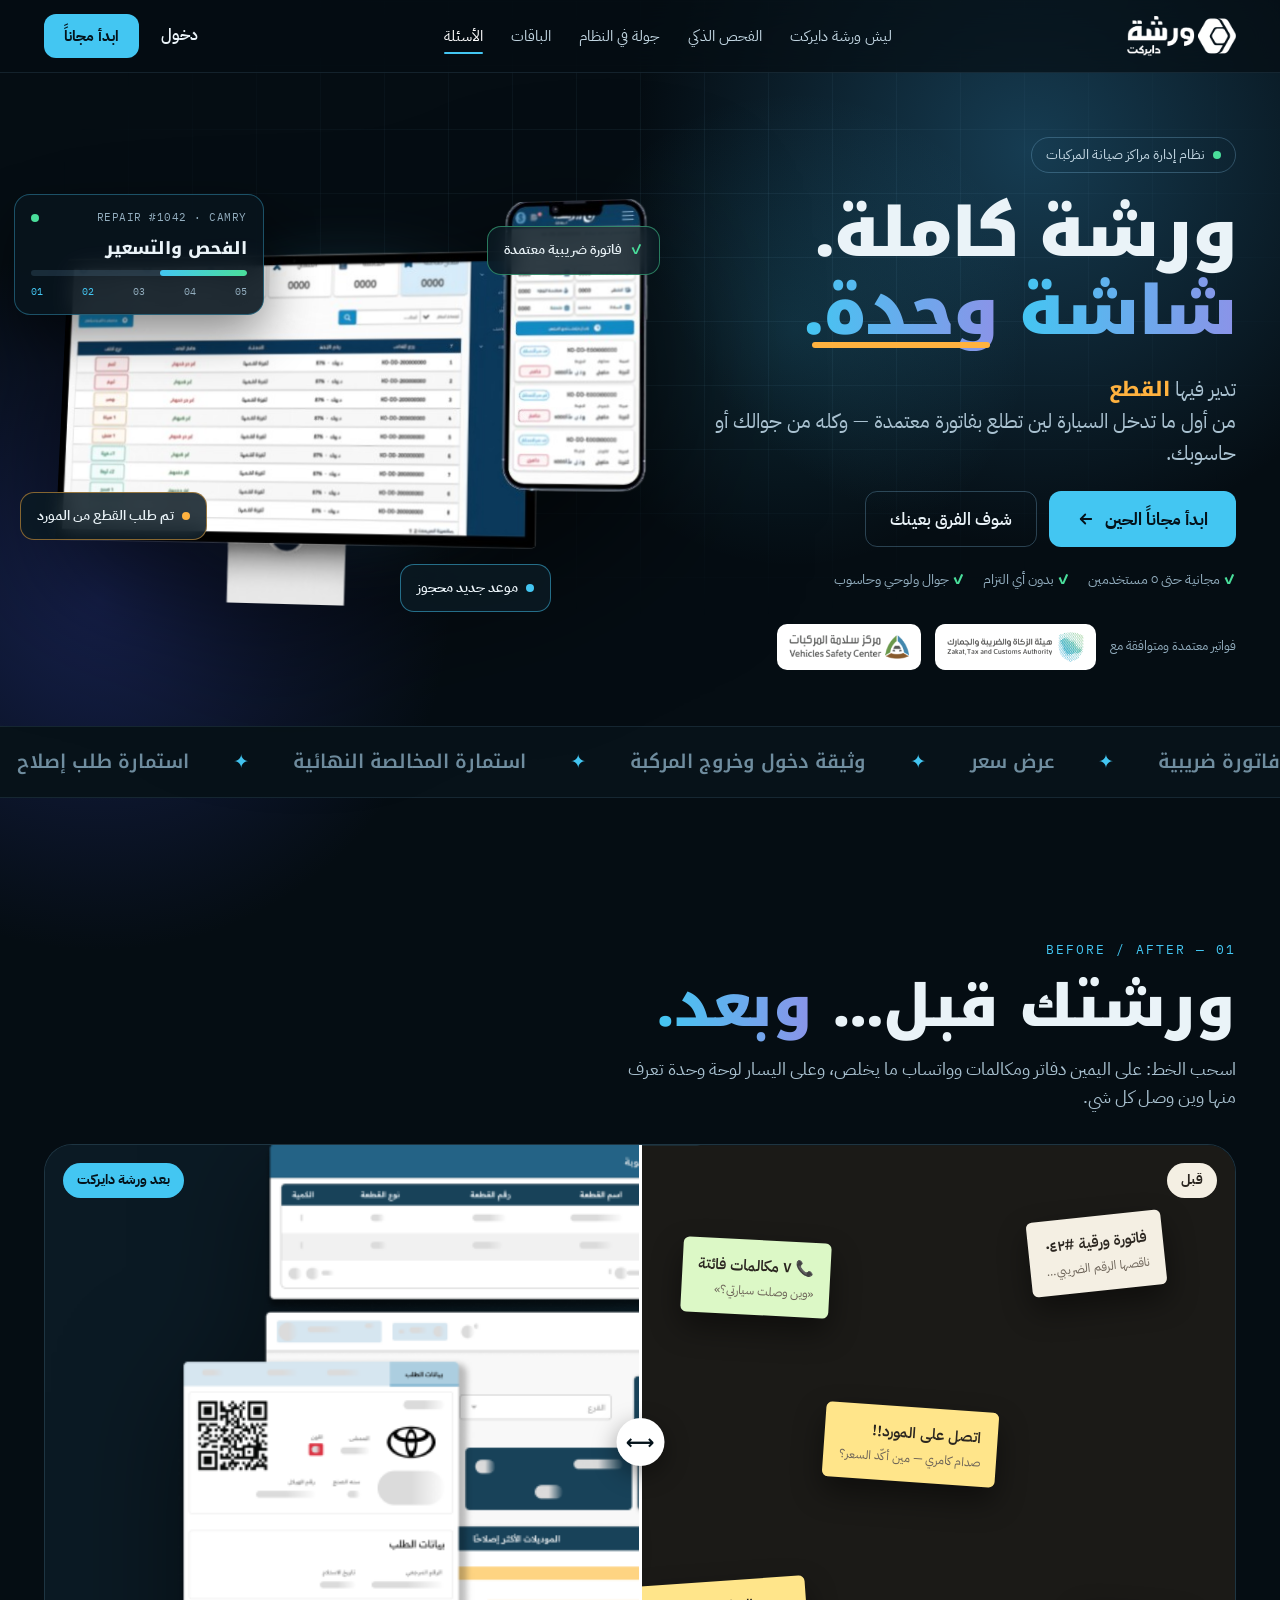
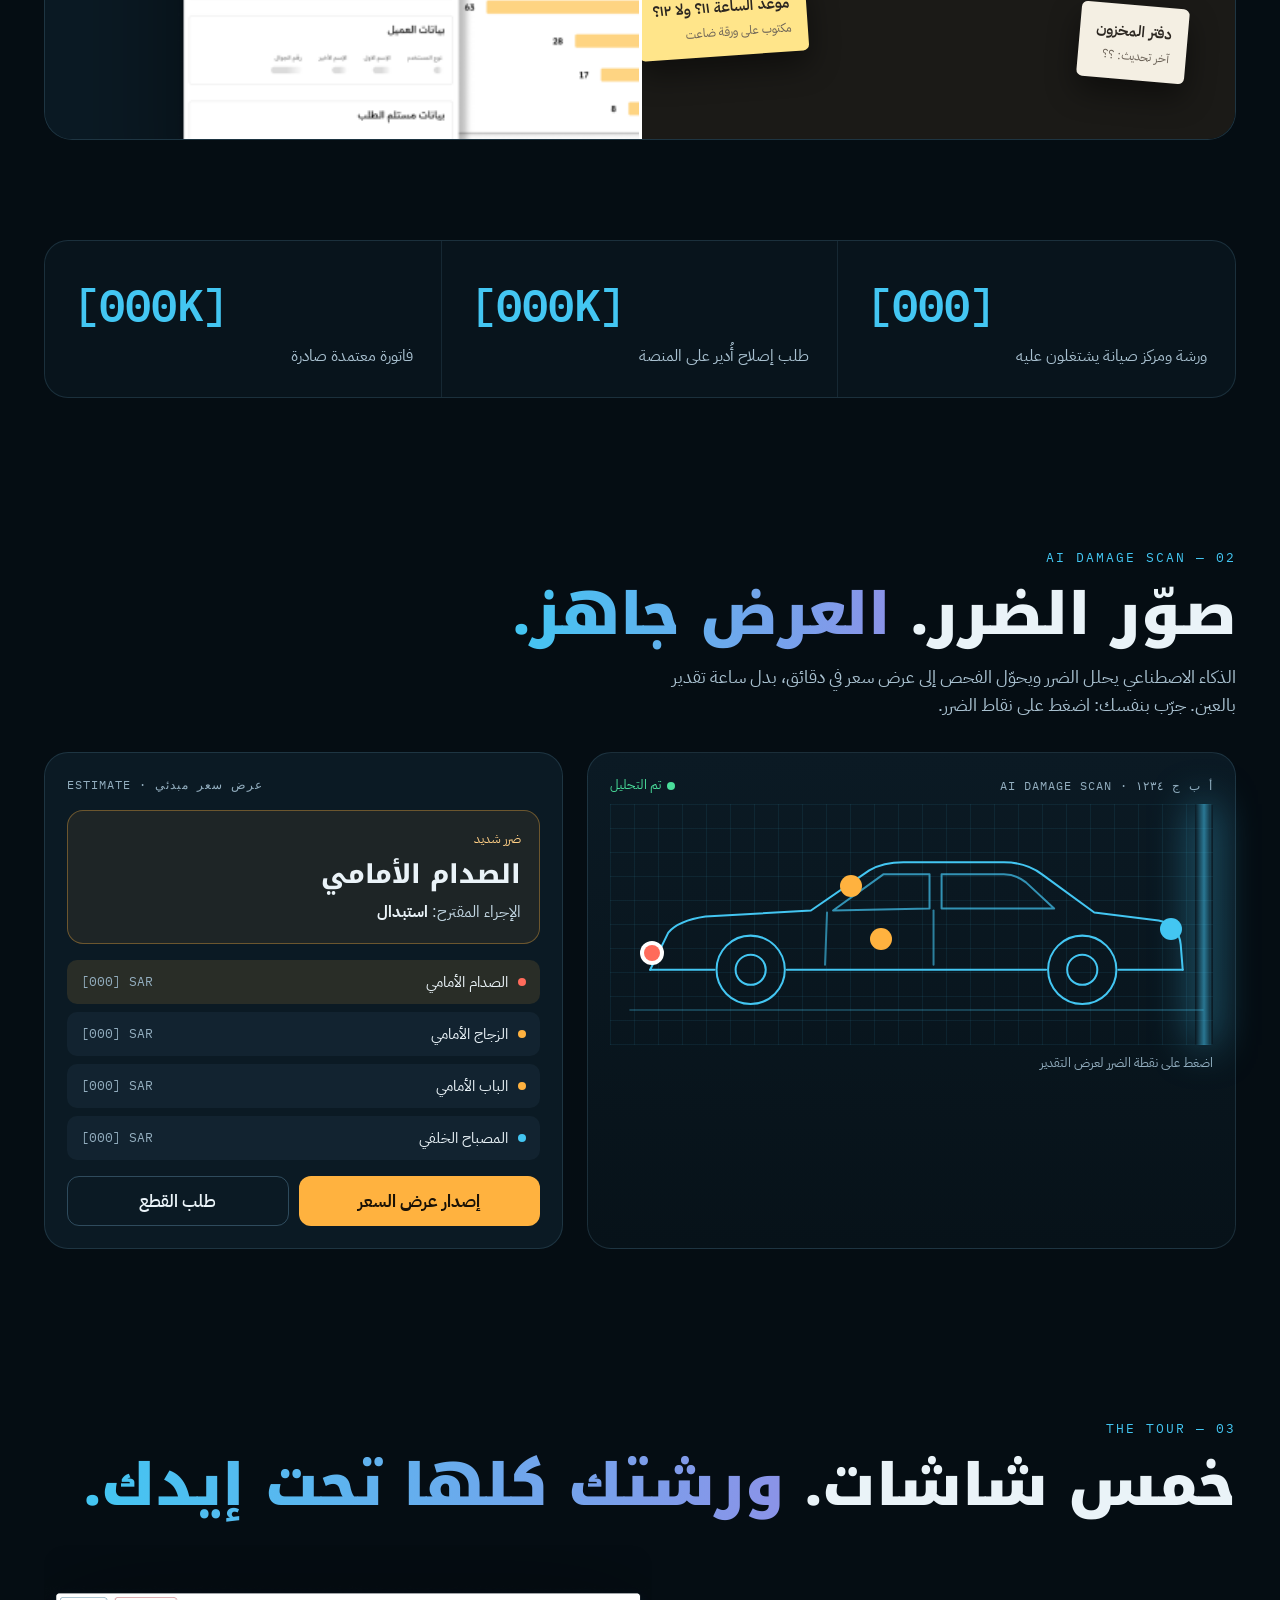
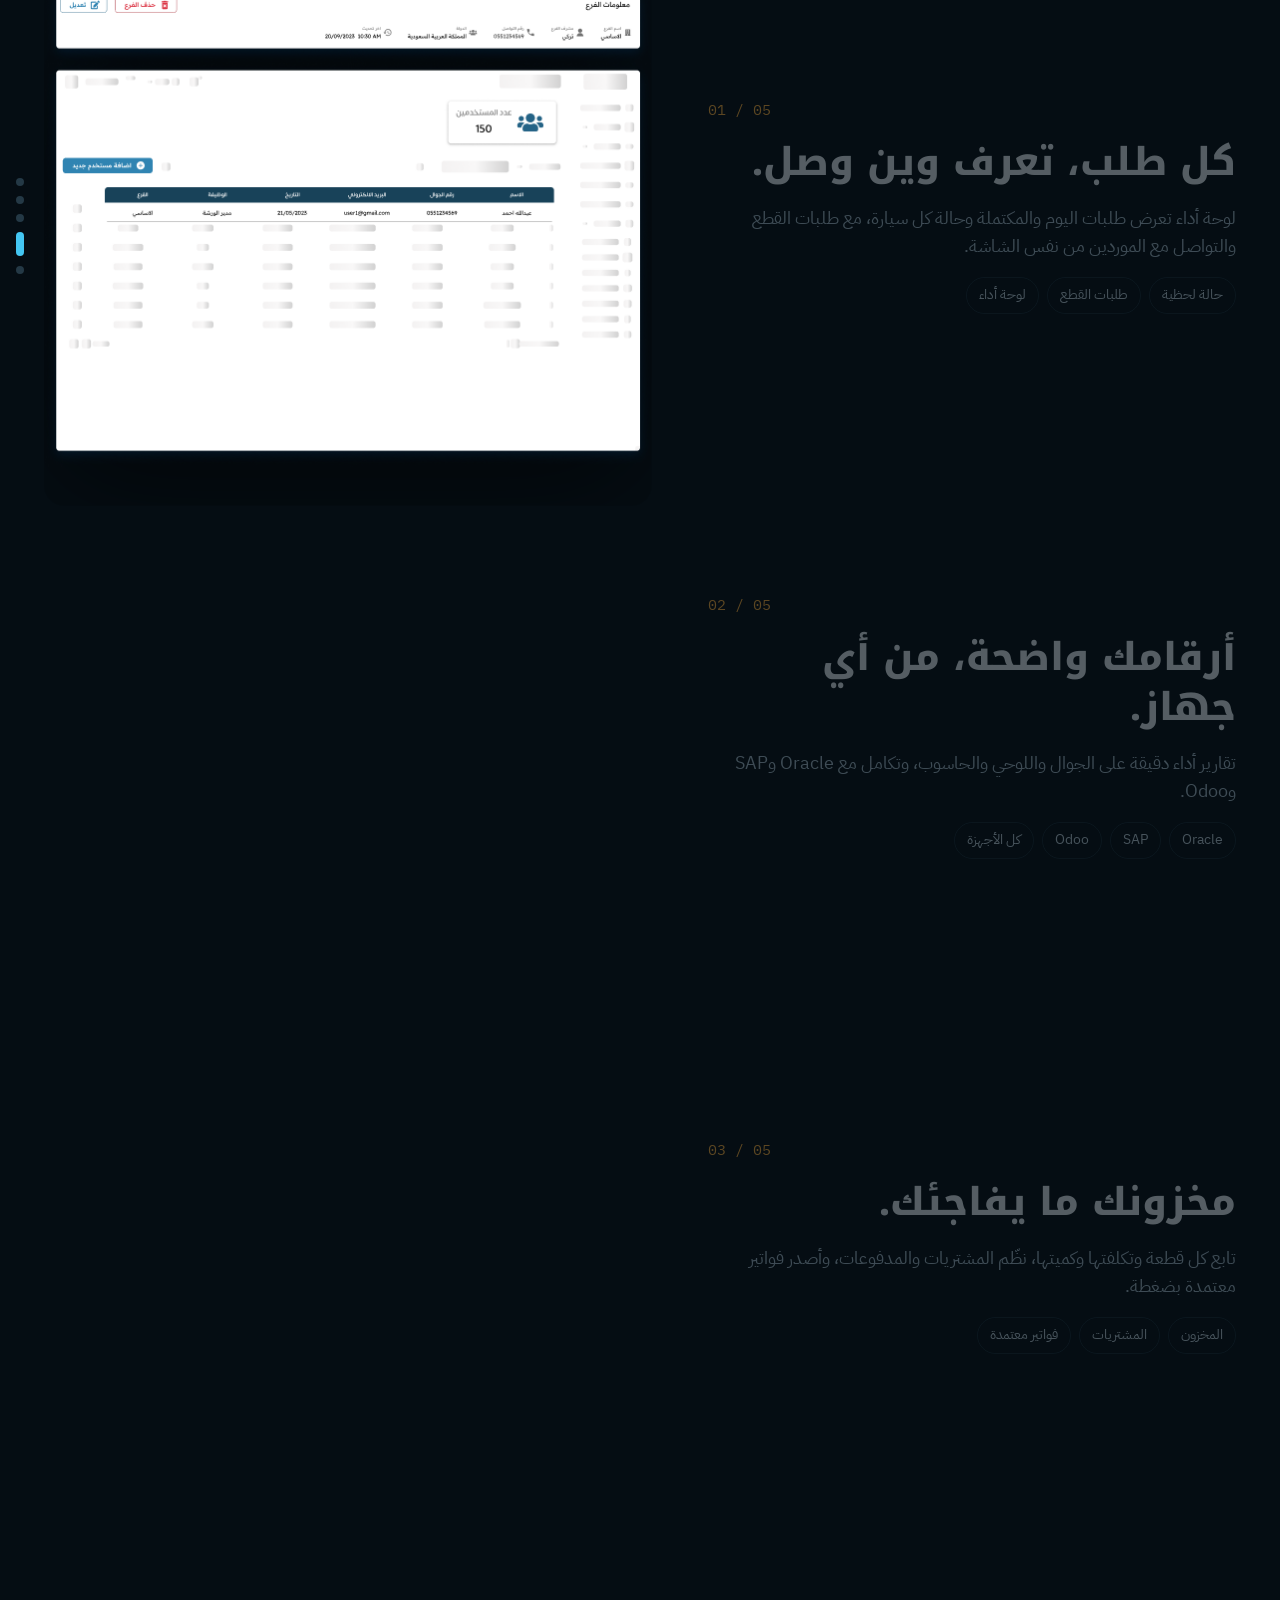
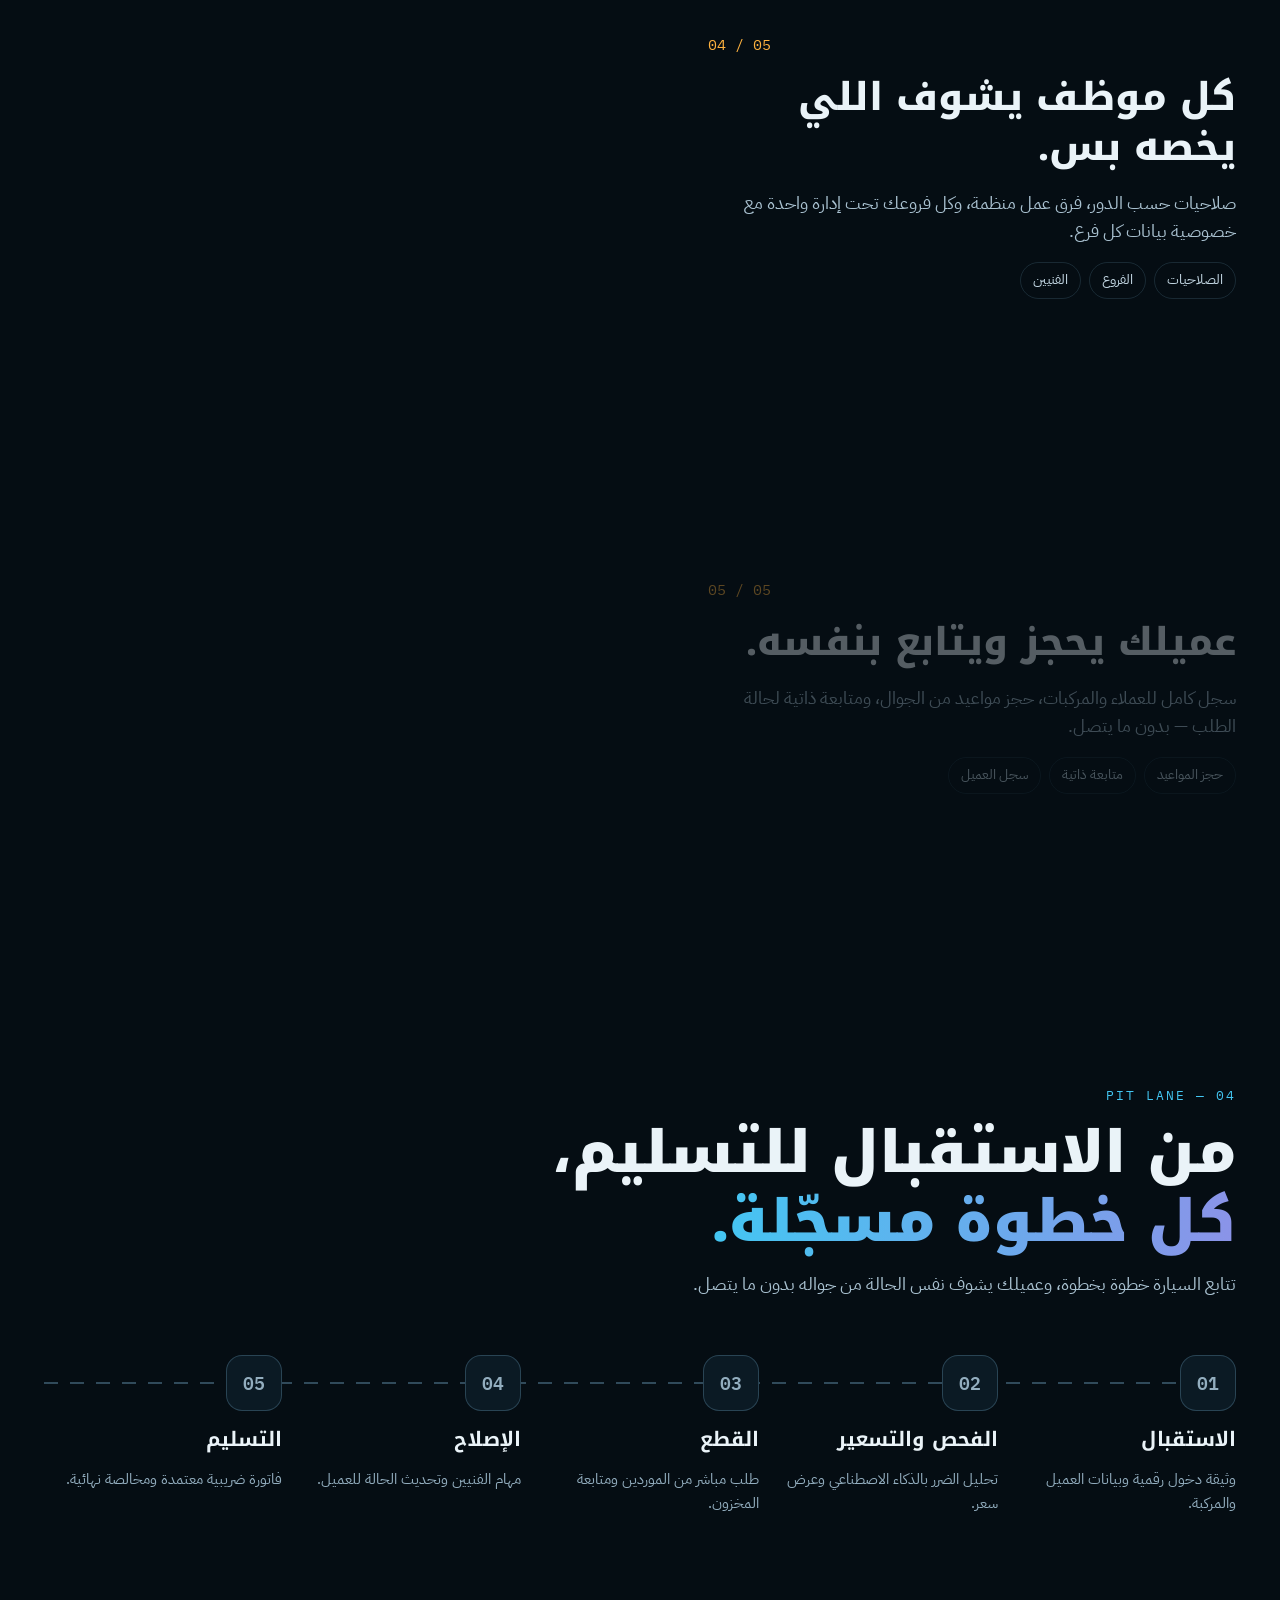
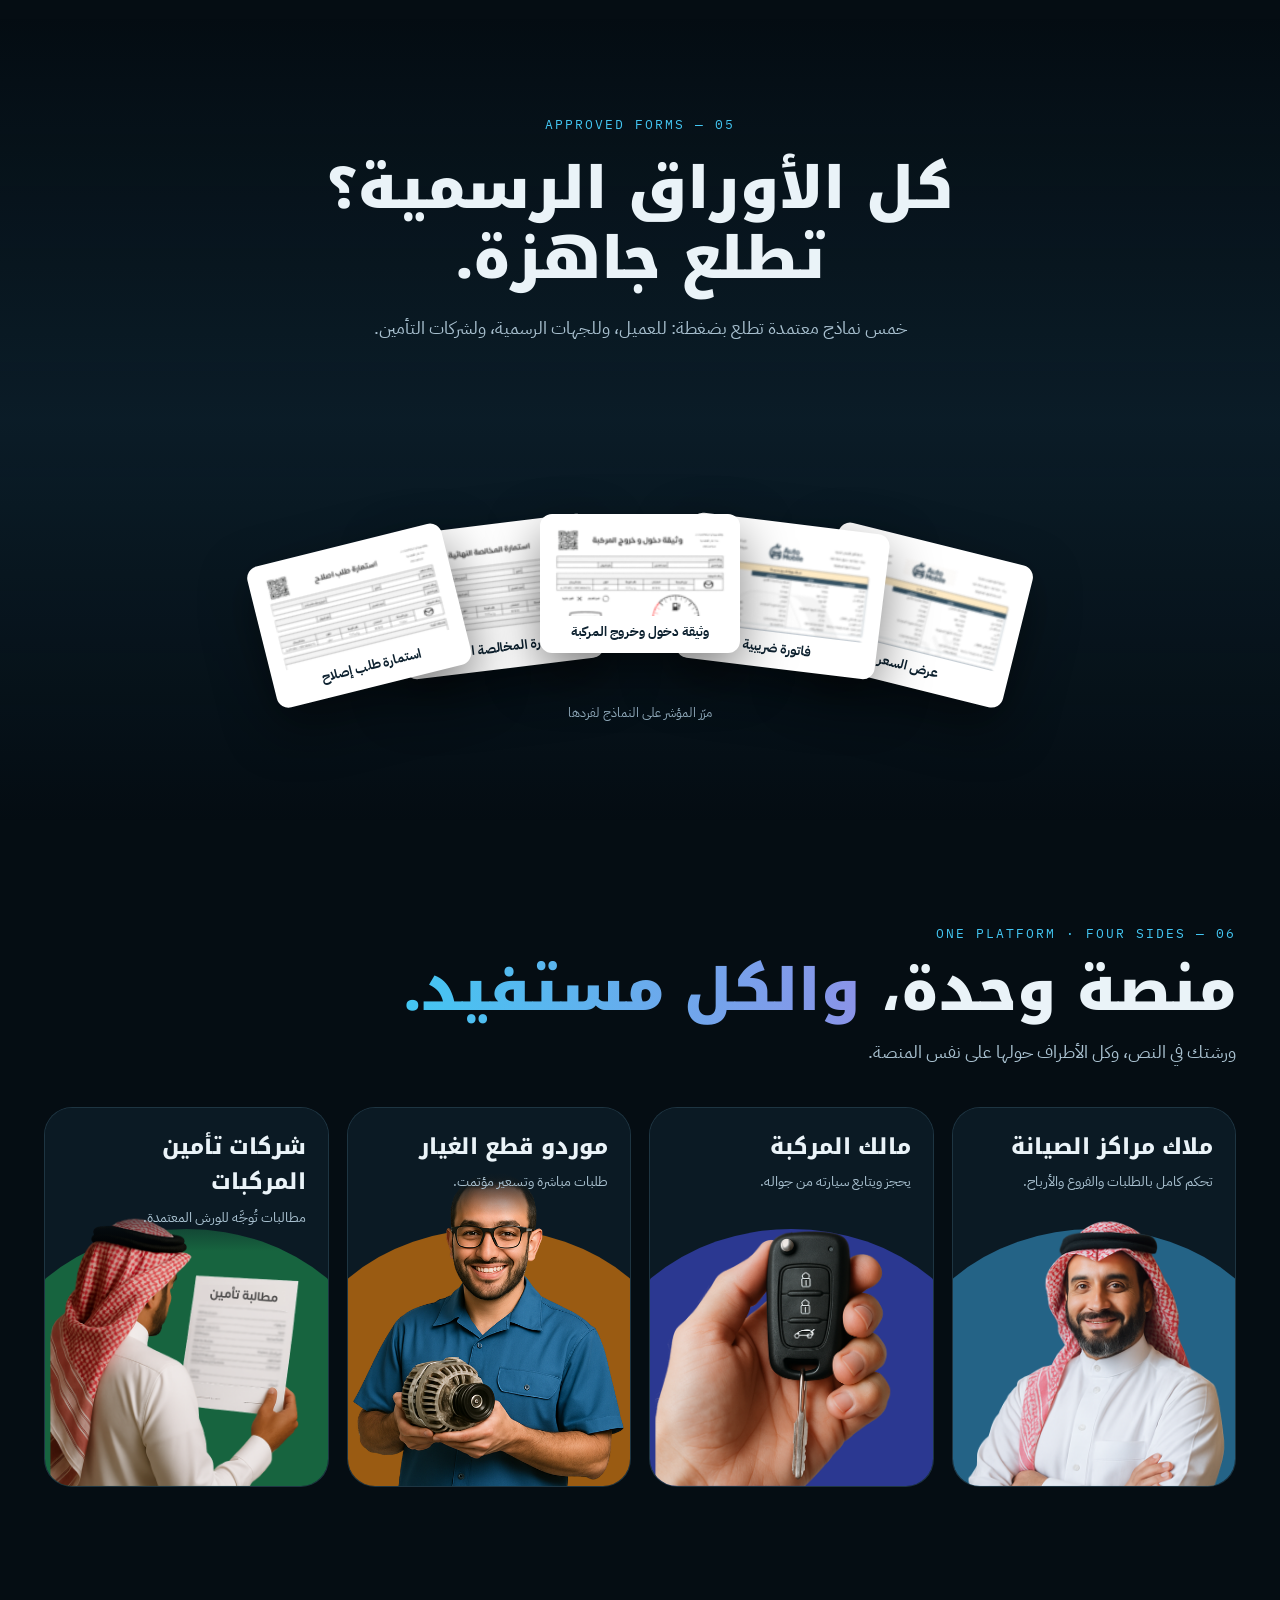
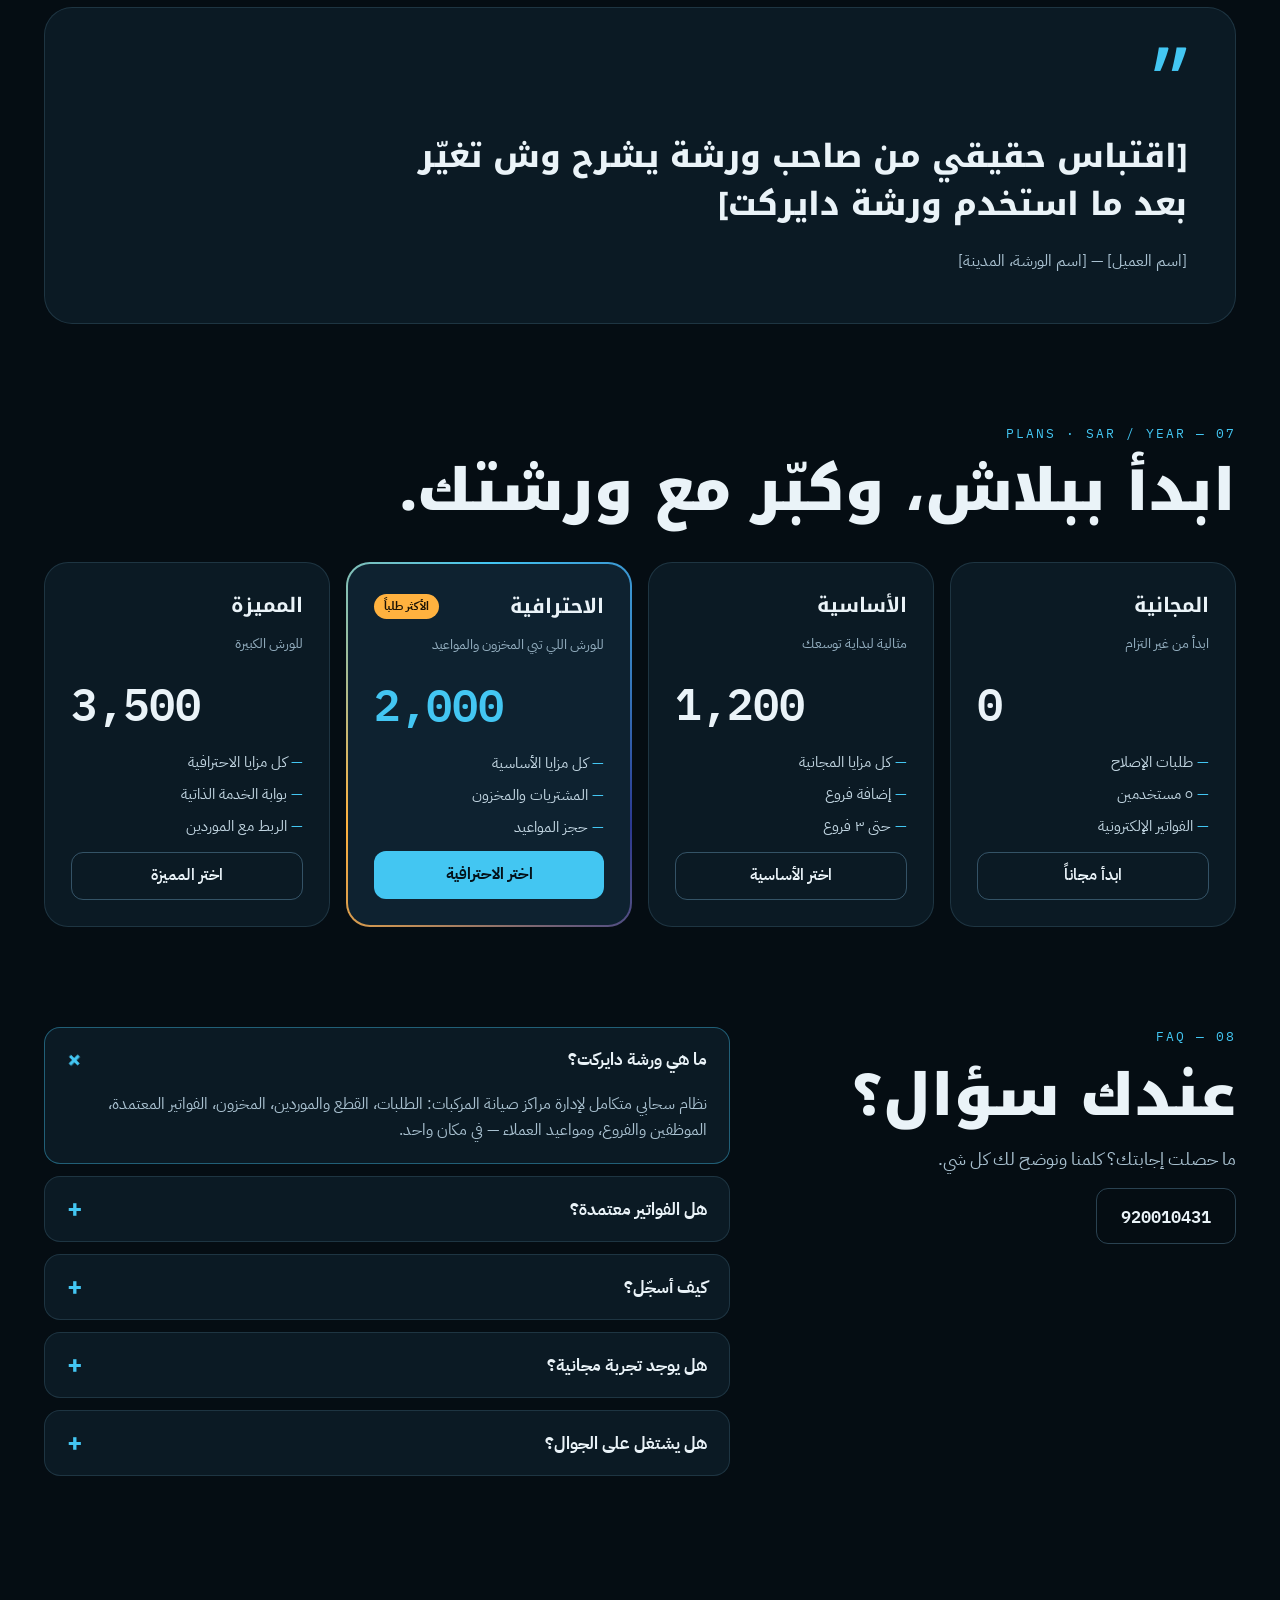
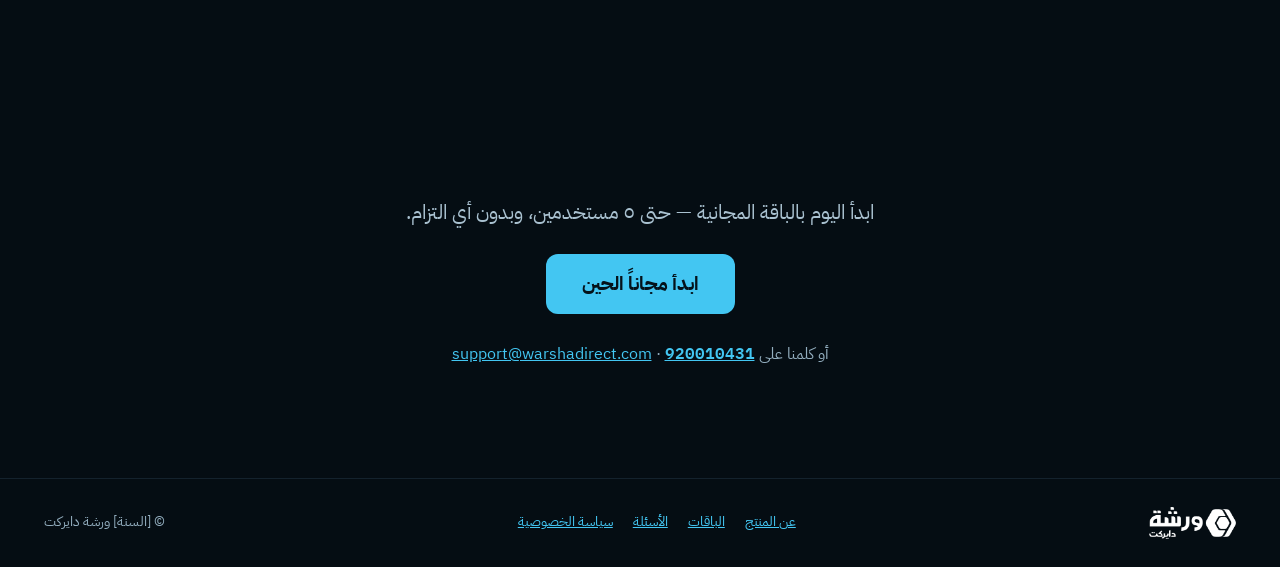
<file: showroom-v2.html>
<!doctype html>
<html lang="ar" dir="rtl">
<head>
<meta charset="utf-8">
<meta name="viewport" content="width=device-width, initial-scale=1">
<title>ورشة دايركت — Showroom v2</title>
<link rel="preconnect" href="https://fonts.googleapis.com">
<link href="https://fonts.googleapis.com/css2?family=Noto+Kufi+Arabic:wght@600;800;900&family=IBM+Plex+Sans+Arabic:wght@400;500;600;700&family=IBM+Plex+Mono:wght@500;600&display=swap" rel="stylesheet">
<style>
:root{--bg:#050D13;--s1:#0B1A24;--s2:#0E2230;--line:rgba(130,190,225,.16);--tx:#EAF3F8;--mut:#A9C1D0;--mut2:#93AEBF;--cy:#43C6F2;--am:#FFB23F;--gr:#4ADE9B;--rd:#FF6B5B;--in:#8B93E8}
*{box-sizing:border-box}
html{scroll-behavior:smooth;interpolate-size:allow-keywords}
body{margin:0;background:var(--bg);color:var(--tx);font-family:'IBM Plex Sans Arabic','Somar',system-ui,sans-serif;line-height:1.6;font-size:16px;overflow-x:clip}
a{color:var(--cy)}a:hover{color:#9FE3FA}
img{max-width:100%}
.wrap{max-width:1240px;margin:0 auto;padding:0 24px}
.k{font-family:'Noto Kufi Arabic','Somar',system-ui,sans-serif}
.m{font-family:'IBM Plex Mono',ui-monospace,monospace;direction:ltr;unicode-bidi:isolate}
.eyebrow{font-family:'IBM Plex Mono',monospace;font-size:13px;letter-spacing:2px;color:var(--cy)}
.h2{margin:0;font-family:'Noto Kufi Arabic',sans-serif;font-size:clamp(34px,4.6vw,58px);line-height:1.2;font-weight:900;text-wrap:balance}
.lead{margin:0;font-size:18px;color:var(--mut);max-width:34em}
section{position:relative}
a:focus-visible,button:focus-visible,input:focus-visible,summary:focus-visible{outline:3px solid var(--am);outline-offset:3px}
html{overflow-x:clip}
.skip{position:absolute;width:1px;height:1px;overflow:hidden;clip-path:inset(50%);white-space:nowrap}.skip:focus{width:auto;height:auto;clip-path:none;right:16px;top:16px;z-index:100;background:#fff;color:#000;padding:8px 12px;border-radius:8px}
.glows{position:absolute;top:0;right:0;left:0;height:1400px;overflow:hidden;pointer-events:none}

.btn{translate:var(--bx,0px) var(--by,0px);display:inline-flex;align-items:center;gap:10px;min-height:56px;padding:0 28px;border-radius:12px;background:var(--cy);color:#04121A;text-decoration:none;font-weight:800;font-size:17px;border:0;cursor:pointer;transition:transform .2s cubic-bezier(.2,.8,.2,1),box-shadow .2s,translate .3s cubic-bezier(.2,.8,.2,1)}
.btn:hover{color:#04121A;transform:translateY(-2px);box-shadow:0 0 0 6px rgba(67,198,242,.16),0 12px 40px rgba(67,198,242,.35)}
.btn-ghost{display:inline-flex;align-items:center;min-height:56px;padding:0 24px;border-radius:12px;border:1px solid rgba(130,190,225,.3);color:var(--tx);text-decoration:none;font-weight:600;font-size:17px}
.btn-ghost:hover{color:var(--tx);border-color:var(--cy)}

/* header */
.top{position:sticky;top:0;z-index:30;background:rgba(5,13,19,.7);backdrop-filter:blur(16px);-webkit-backdrop-filter:blur(16px);border-bottom:1px solid rgba(130,190,225,.12)}
.top{transition:background .3s}.top .wrap{display:flex;align-items:center;justify-content:space-between;min-height:72px;gap:24px;transition:min-height .3s}
.top.scrolled{background:rgba(5,13,19,.9)}.top.scrolled .wrap{min-height:60px}
.top nav{display:flex;gap:28px;font-size:15px}.top nav a{position:relative;color:#C2D6E2;text-decoration:none;padding:6px 0}.top nav a:hover,.top nav a.act{color:#fff}
.top nav a::after{content:'';position:absolute;inset-inline:0;bottom:0;height:2px;border-radius:2px;background:var(--cy);transform:scaleX(0);transition:transform .3s cubic-bezier(.2,.8,.2,1)}.top nav a.act::after{transform:none}
.menu-btn,.nav-login{display:none}
.progress{position:fixed;top:0;right:0;left:0;height:3px;background:linear-gradient(90deg,var(--am),var(--cy));transform-origin:right;transform:scaleX(0);z-index:40}

/* hero */
.hero{padding:64px 0 32px;position:relative}
.hero-grid{display:grid;grid-template-columns:minmax(0,1fr) minmax(0,1.1fr);gap:40px;align-items:center}
.mega{margin:0;font-family:'Noto Kufi Arabic',sans-serif;font-size:clamp(40px,5.3vw,80px);line-height:1.15;font-weight:900;letter-spacing:-1.5px}
.grad{background:linear-gradient(90deg,var(--cy),var(--in));-webkit-background-clip:text;background-clip:text;color:transparent}
.rot{display:inline-block;position:relative;min-width:4.6em;height:1.6em;line-height:1.6;vertical-align:top;clip-path:inset(0 -3em)}
.rot span{position:absolute;inset:0;opacity:0;transform:translateY(100%);transition:opacity .5s,transform .5s cubic-bezier(.2,.8,.2,1);white-space:nowrap}
.rot span.on{opacity:1;transform:none}
.hero-visual{position:relative;perspective:1600px}
.tilt{width:100%;height:auto;display:block;transform:rotateY(var(--ry,-12deg)) rotateX(var(--rx,7deg));transition:transform .25s ease-out;filter:drop-shadow(0 40px 70px rgba(0,0,0,.6))}
.chip{position:absolute;padding:12px 16px;border-radius:14px;background:rgba(11,26,36,.85);backdrop-filter:blur(10px);-webkit-backdrop-filter:blur(10px);font-size:14px;font-weight:600;display:flex;gap:8px;align-items:center;white-space:nowrap;animation:float 6s ease-in-out infinite}
@keyframes float{0%,100%{transform:translateY(0)}50%{transform:translateY(-14px)}}
.dot{width:8px;height:8px;border-radius:50%;display:inline-block}
@keyframes pulse{0%,100%{opacity:.5}50%{opacity:1}}.blink{animation:pulse 2s ease-in-out infinite}
.logos{display:flex;align-items:center;gap:14px;flex-wrap:wrap;margin-top:10px}
.logos span.pill{background:#fff;border-radius:10px;padding:8px 12px;display:flex}

/* marquee */
.marq{border-top:1px solid rgba(130,190,225,.12);border-bottom:1px solid rgba(130,190,225,.12);padding:20px 0;overflow:hidden;background:#071219;margin-top:56px}
.marq-track{display:flex;gap:44px;width:max-content;white-space:nowrap;font-size:19px;font-weight:600;color:#6F8D9F;animation:marquee 40s linear infinite}
.marq-track b{color:var(--cy);font-weight:400}
.marq:hover .marq-track{animation-play-state:paused}
@keyframes marquee{from{transform:translateX(0)}to{transform:translateX(50%)}}

/* before after */
.ba{position:relative;border-radius:28px;overflow:hidden;border:1px solid var(--line);aspect-ratio:16/8;background:var(--s1);user-select:none}
.ba-after,.ba-before{position:absolute;inset:0}
.ba-after{display:grid;place-items:center;background:radial-gradient(circle at 50% 60%,rgba(67,198,242,.18),transparent 60%),var(--s1)}
.ba-after img{width:78%;height:auto;filter:drop-shadow(0 30px 60px rgba(0,0,0,.5))}
.ba-before{background:#1B1A17;clip-path:inset(0 0 0 var(--cut,50%))}
.ba-before .paper{position:absolute;background:#F4EFE3;color:#2B2620;border-radius:6px;padding:14px 16px;font-size:15px;font-weight:600;box-shadow:0 14px 30px rgba(0,0,0,.45);max-width:240px}
.ba-before .paper small{display:block;font-weight:400;color:#6B6257;font-size:12px;margin-top:4px}
.ba-before .note{background:#FFE58A}.ba-before .wa{background:#DCF8C6}
.ba-label{position:absolute;top:18px;padding:6px 14px;border-radius:99px;font-weight:800;font-size:14px;z-index:3}
.ba-handle{position:absolute;top:0;bottom:0;left:var(--cut,50%);width:3px;background:#fff;transform:translateX(-50%);z-index:4;pointer-events:none}
.ba-handle::after{content:'⟷';position:absolute;top:50%;left:50%;transform:translate(-50%,-50%);width:48px;height:48px;border-radius:50%;background:#fff;color:#04121A;display:grid;place-items:center;font-size:20px;font-weight:700;box-shadow:0 8px 24px rgba(0,0,0,.4)}
.ba input{position:absolute;inset:0;width:100%;height:100%;opacity:0;cursor:ew-resize;z-index:5;margin:0;direction:ltr}

/* scan */
.scan-grid{display:grid;grid-template-columns:minmax(0,1.25fr) minmax(0,1fr);gap:24px;align-items:stretch}
.panel{border-radius:24px;border:1px solid var(--line);background:var(--s1);padding:22px}
.stage-car{position:relative;width:100%;aspect-ratio:600/240}
.gridbg{position:absolute;inset:0;background-image:linear-gradient(rgba(67,198,242,.08) 1px,transparent 1px),linear-gradient(90deg,rgba(67,198,242,.08) 1px,transparent 1px);background-size:24px 24px}
.draw *{stroke-dasharray:1400;stroke-dashoffset:1400}
.in .draw *{animation:draw 2.4s cubic-bezier(.6,0,.2,1) forwards}
@keyframes draw{to{stroke-dashoffset:0}}
.scanline{position:absolute;top:0;bottom:0;width:3%;background:linear-gradient(90deg,transparent,rgba(67,198,242,.55),transparent);box-shadow:0 0 40px rgba(67,198,242,.6);animation:scan 3.2s cubic-bezier(.5,0,.5,1) infinite}
@keyframes scan{from{left:-4%}to{left:100%}}
.spot{position:absolute;width:44px;height:44px;margin:-22px 0 0 -22px;border-radius:50%;border:0;background:transparent;padding:0;display:grid;place-items:center;cursor:pointer}
.spot::before{content:'';position:absolute;width:22px;height:22px;border-radius:50%;background:var(--c);animation:ping 1.8s ease-out infinite}
.spot::after{content:'';position:relative;width:16px;height:16px;border-radius:50%;background:var(--c);transition:box-shadow .2s}
.spot[aria-pressed="true"]::after{box-shadow:0 0 0 4px #fff}
@keyframes ping{0%{transform:scale(.6);opacity:.9}100%{transform:scale(2.4);opacity:0}}
.est{display:flex;flex-direction:column;gap:4px;padding:18px;border-radius:16px;background:rgba(255,178,63,.08);border:1px solid rgba(255,178,63,.35)}
.est-list{list-style:none;margin:0;padding:0;display:flex;flex-direction:column;gap:8px}
.est-list li{display:flex;justify-content:space-between;align-items:center;padding:10px 14px;border-radius:10px;background:rgba(130,190,225,.06);font-size:15px;transition:background .2s}
.est-list li.on{background:rgba(255,178,63,.12)}

/* tour */
.chapters{display:grid;grid-template-columns:minmax(0,1fr) minmax(0,1.15fr);gap:56px}
.stage{position:sticky;top:110px;height:min(560px,70vh)}
.stage img{position:absolute;inset:0;width:100%;height:100%;object-fit:contain;filter:drop-shadow(0 30px 60px rgba(0,0,0,.6));opacity:0;transform:translateY(40px) scale(.95);clip-path:inset(100% 0 0 0 round 20px);transition:opacity .6s,transform .8s cubic-bezier(.2,.8,.2,1),clip-path .8s cubic-bezier(.7,0,.2,1)}
.stage img.on{opacity:1;transform:none;clip-path:inset(0 0 0 0 round 20px)}
.ch{min-height:520px;display:flex;flex-direction:column;justify-content:center;gap:16px;opacity:.35;transition:opacity .4s}
.ch.on{opacity:1}
.ch h3{margin:0;font-family:'Noto Kufi Arabic',sans-serif;font-size:clamp(28px,3vw,40px);line-height:1.3;font-weight:800}
.ch p{margin:0;font-size:18px;color:var(--mut);max-width:28em}
.ch ul{margin:0;padding:0;list-style:none;display:flex;flex-wrap:wrap;gap:8px}
.ch li{font-size:14px;padding:6px 12px;border-radius:99px;border:1px solid var(--line);color:#C2D6E2}
.inline-img{display:none}
.dots{position:absolute;top:50%;left:-28px;transform:translateY(-50%);display:flex;flex-direction:column;gap:10px}
.dots span{width:8px;height:8px;border-radius:50%;background:rgba(130,190,225,.25);transition:background .3s,height .3s}
.dots span.on{background:var(--cy);height:24px;border-radius:99px}

/* lane */
.lane-wrap{position:relative}
.lane{list-style:none;margin:0;padding:0;display:grid;grid-template-columns:repeat(5,minmax(0,1fr));position:relative;z-index:1}
.lane li{display:flex;flex-direction:column;gap:12px;padding-left:16px}
.lane .n{width:56px;height:56px;border-radius:16px;display:grid;place-items:center;font-weight:600;font-size:18px;border:1px solid rgba(130,190,225,.25);background:var(--s1);color:var(--mut2);transition:background .35s,color .35s,border-color .35s,box-shadow .35s}
.lane li.on .n{background:var(--cy);color:#04121A;border-color:var(--cy);box-shadow:0 0 30px rgba(67,198,242,.6)}
.lane li.done .n{border-color:var(--cy);color:var(--cy)}
.lane strong{font-family:'Noto Kufi Arabic',sans-serif;font-size:20px}
.lane span.d{color:var(--mut2);font-size:15px}

.track{position:absolute;top:27px;right:0;left:0;height:2px;background:repeating-linear-gradient(90deg,rgba(130,190,225,.35) 0 14px,transparent 14px 26px)}
/* car moves along the inline axis, so it follows the page direction (RTL: right→left, LTR: left→right) */
.car{position:absolute;top:2px;inset-inline-start:0;width:56px;height:46px;display:grid;place-items:center;z-index:2;transition:opacity .4s}
.car svg{transition:transform .2s}
.car:dir(ltr) svg{transform:scaleX(-1)}
.car.reset{transition:opacity .4s}

/* docs fan */
.fan{display:flex;justify-content:center;align-items:flex-end;height:260px}
.doc{width:200px;margin:0 -90px;border-radius:12px;background:#fff;padding:10px;box-shadow:0 20px 50px rgba(0,0,0,.5);transition:transform .7s cubic-bezier(.2,.8,.2,1),margin .7s cubic-bezier(.2,.8,.2,1);margin-block:0}
.doc figcaption{color:#0E2230;font-size:13px;font-weight:700;padding-top:6px}
.fan.in .doc{margin-inline:-28px}
.fan:hover .doc{margin-inline:8px;transform:none!important}

/* people */
.people{display:grid;grid-template-columns:repeat(4,minmax(0,1fr));gap:18px}
.person{position:relative;border-radius:28px;overflow:hidden;background:var(--s1);border:1px solid var(--line);aspect-ratio:3/4;transition:transform .35s cubic-bezier(.2,.8,.2,1)}
.person:hover{transform:translateY(-8px)}
.person .arch{position:absolute;inset:32% -20% -20% -20%;border-radius:50% 50% 0 0}
.person img{position:absolute;bottom:0;left:50%;width:96%;transform:translateX(-50%);transition:transform .5s cubic-bezier(.2,.8,.2,1)}
.person:hover img{transform:translateX(-50%) scale(1.05)}
.person .cap{position:absolute;top:0;right:0;left:0;padding:22px;background:linear-gradient(var(--s1) 60%,transparent)}
.person h3{margin:0;font-family:'Noto Kufi Arabic',sans-serif;font-size:22px;font-weight:800}
.person p{margin:6px 0 0;color:var(--mut);font-size:14px}

/* spotlight cards */
.spot-card{position:relative;overflow:hidden}
.spot-card::before{content:'';position:absolute;inset:0;background:radial-gradient(420px circle at var(--mx,50%) var(--my,50%),rgba(67,198,242,.13),transparent 45%);opacity:0;transition:opacity .3s;pointer-events:none}
.spot-card:hover::before{opacity:1}

/* stats */
.stats{display:grid;grid-template-columns:repeat(3,minmax(0,1fr));border:1px solid var(--line);border-radius:24px;background:rgba(11,26,36,.6)}
.stats div{padding:28px;display:flex;flex-direction:column;gap:4px}
.stats div+div{border-right:1px solid rgba(130,190,225,.12)}
.stats .m{font-size:44px;font-weight:600;color:var(--cy)}

/* pricing */
.price{display:grid;grid-template-columns:repeat(4,minmax(0,1fr));gap:16px}
.plan{border-radius:24px;border:1px solid var(--line);background:var(--s1);padding:26px;display:flex;flex-direction:column;gap:12px;transition:transform .35s cubic-bezier(.2,.8,.2,1),border-color .3s}
.price>.plan:hover{transform:translateY(-6px);border-color:rgba(67,198,242,.45)}.price>.glow{transition:transform .35s cubic-bezier(.2,.8,.2,1)}.price>.glow:hover{transform:translateY(-6px)}
.plan .m.p{font-size:44px;font-weight:600}
.plan ul{margin:0;padding:0;list-style:none;display:flex;flex-direction:column;gap:8px;color:#C2D6E2;font-size:15px;flex:1}
.plan ul li::before{content:'— ';color:var(--cy)}
.plan a.sel{min-height:48px;display:flex;align-items:center;justify-content:center;border-radius:12px;border:1px solid rgba(130,190,225,.35);color:var(--tx);text-decoration:none;font-weight:600}
@property --a{syntax:'<angle>';inherits:false;initial-value:0deg}
@keyframes glowspin{to{--a:360deg}}
.glow{border-radius:24px;padding:2px;background:conic-gradient(from var(--a),var(--cy),#2B3891,var(--am),var(--cy));animation:glowspin 6s linear infinite}
.glow .plan{height:100%;background:var(--s2);border:0;border-radius:22px}

/* faq */
.faq{display:grid;grid-template-columns:minmax(0,.8fr) minmax(0,1.2fr);gap:48px;align-items:start}
details{border:1px solid var(--line);border-radius:16px;background:var(--s1);padding:0 22px;margin-bottom:12px}
summary{min-height:64px;display:flex;align-items:center;justify-content:space-between;gap:16px;font-weight:700;font-size:17px;cursor:pointer;list-style:none}
summary::-webkit-details-marker{display:none}
summary::after{content:'+';font-size:26px;color:var(--cy);transition:transform .25s}
details[open] summary::after{transform:rotate(45deg)}
details p{margin:0 0 20px;color:var(--mut)}
details{transition:border-color .3s}details[open]{border-color:rgba(67,198,242,.4)}
details::details-content{block-size:0;overflow:hidden;transition:block-size .35s cubic-bezier(.2,.8,.2,1),content-visibility .35s allow-discrete}
details[open]::details-content{block-size:auto}

.giant{margin:0;font-family:'Noto Kufi Arabic',sans-serif;font-size:clamp(60px,11vw,150px);line-height:1.15;font-weight:900;color:transparent;-webkit-text-stroke:2px rgba(130,190,225,.55);background:linear-gradient(90deg,var(--in),var(--cy)) no-repeat right/var(--fill,0%) 100%;-webkit-background-clip:text;background-clip:text}


/* hero v3 */
.hero::before{content:'';position:absolute;inset:-72px 0 0;background-image:linear-gradient(rgba(130,190,225,.07) 1px,transparent 1px),linear-gradient(90deg,rgba(130,190,225,.07) 1px,transparent 1px);background-size:64px 64px;-webkit-mask-image:radial-gradient(ellipse 70% 60% at 55% 30%,#000 25%,transparent 75%);mask-image:radial-gradient(ellipse 70% 60% at 55% 30%,#000 25%,transparent 75%);pointer-events:none}
.hero-cursor{position:absolute;width:560px;height:560px;border-radius:50%;background:radial-gradient(circle,rgba(67,198,242,.14),transparent 60%);left:var(--hx,62%);top:var(--hy,34%);transform:translate(-50%,-50%);pointer-events:none;transition:left .5s ease-out,top .5s ease-out}
.mega .ln{white-space:nowrap}.mega .w{display:inline-block;animation:wordIn .9s cubic-bezier(.2,.8,.2,1) both;animation-delay:calc(var(--i)*.12s + .1s)}
@keyframes wordIn{from{opacity:0;transform:translateY(.45em) rotate(2deg);filter:blur(10px)}}
.mark{position:relative}
.mark::before{content:'';position:absolute;inset-inline:4%;bottom:.04em;height:.09em;border-radius:99px;background:var(--am);transform-origin:right;animation:lineIn .8s .85s cubic-bezier(.2,.8,.2,1) both}
@keyframes lineIn{from{transform:scaleX(0)}}
.rot{color:var(--am)!important}
.btn.shine{position:relative;overflow:hidden}
.btn.shine::after{content:'';position:absolute;top:0;bottom:0;width:38%;left:-60%;background:linear-gradient(100deg,transparent,rgba(255,255,255,.6),transparent);transform:skewX(-20deg);animation:shine 4s 1.8s ease-in-out infinite}
@keyframes shine{0%{left:-60%}30%,100%{left:130%}}
.micro{margin:0;display:flex;flex-wrap:wrap;gap:6px 18px;font-size:14px;color:var(--mut2)}
.micro span::before{content:'✓ ';color:var(--gr);font-weight:700}
.hero-visual{animation:visIn 1.3s .35s cubic-bezier(.2,.8,.2,1) both}
@keyframes visIn{from{opacity:0;transform:translateY(50px) scale(.95)}}
.live{position:absolute;top:-2%;left:-5%;z-index:3;width:250px;padding:14px 16px;border-radius:16px;background:rgba(8,20,29,.9);border:1px solid rgba(67,198,242,.35);backdrop-filter:blur(12px);-webkit-backdrop-filter:blur(12px);box-shadow:0 20px 50px rgba(0,0,0,.45);display:flex;flex-direction:column;gap:8px;animation:float 7s -3s ease-in-out infinite}
.live-h{display:flex;justify-content:space-between;align-items:center;font-size:11px;color:var(--mut2);letter-spacing:.5px}
.live-s{font-family:'Noto Kufi Arabic',sans-serif;font-weight:800;font-size:17px;transition:opacity .3s,transform .3s}
.live-s.swap{opacity:0;transform:translateY(6px)}
.live-bar{height:6px;border-radius:99px;background:rgba(130,190,225,.15);overflow:hidden}
.live-bar i{display:block;height:100%;width:20%;border-radius:99px;background:linear-gradient(90deg,var(--cy),var(--gr));margin-inline-start:0;transition:width .8s cubic-bezier(.2,.8,.2,1)}
.live-steps{display:flex;justify-content:space-between;font-size:10px;color:var(--mut2)}
.live-steps span.on{color:var(--cy)}
.est.flash{animation:flash .6s ease-out}
@keyframes flash{0%{box-shadow:0 0 0 0 rgba(255,178,63,.55)}100%{box-shadow:0 0 0 16px rgba(255,178,63,0)}}
.hint-touch{display:none}

/* mobile sticky bar */
.mbar{position:fixed;inset-inline:12px;bottom:12px;z-index:35;display:none;gap:10px;padding:10px;border-radius:18px;background:rgba(8,20,29,.92);border:1px solid rgba(130,190,225,.2);backdrop-filter:blur(14px);-webkit-backdrop-filter:blur(14px);box-shadow:0 16px 40px rgba(0,0,0,.5);transform:translateY(140%);transition:transform .45s cubic-bezier(.2,.8,.2,1)}
.mbar.show{transform:none}
.mbar .btn{flex:1;justify-content:center;min-height:52px}
.mbar .call{width:52px;min-height:52px;display:grid;place-items:center;border-radius:12px;border:1px solid rgba(130,190,225,.3);color:var(--tx)}

/* reveal */
.rv{opacity:0;transform:translateY(36px);filter:blur(6px);transition:opacity .8s cubic-bezier(.2,.8,.2,1),transform .8s cubic-bezier(.2,.8,.2,1),filter .8s}
.rv.in{opacity:1;transform:none;filter:none}

@media (max-width:980px){
.hero-grid,.scan-grid,.chapters,.faq{grid-template-columns:minmax(0,1fr)}
.faq>div:first-child{position:static!important}
.menu-btn{display:grid;place-items:center;width:44px;height:44px;border-radius:12px;border:1px solid rgba(130,190,225,.3);background:transparent;color:var(--tx);cursor:pointer}
.top.open nav{display:flex;position:absolute;top:100%;inset-inline:0;flex-direction:column;gap:0;padding:8px 24px 20px;background:rgba(5,13,19,.97);border-bottom:1px solid rgba(130,190,225,.15)}
.top.open nav a{min-height:52px;display:flex;align-items:center;font-size:17px;border-bottom:1px solid rgba(130,190,225,.08)}
.top.open nav a::after{display:none}
.mbar{display:flex}
footer{padding-bottom:100px!important}
.hero{padding-top:36px}
.hero-visual{margin-top:12px}
.lane{gap:0}
.lane li{display:grid;grid-template-columns:56px minmax(0,1fr);column-gap:16px;row-gap:2px;align-content:start;padding:0 0 26px;position:relative}
.lane li .n{grid-row:1/3}
.lane li::before{content:'';position:absolute;top:60px;bottom:4px;inset-inline-start:27px;width:2px;border-radius:2px;background:rgba(130,190,225,.18);transition:background .5s}
.lane li:last-child::before{display:none}
.lane li.done::before{background:var(--cy)}
.stage,.dots{display:none}.inline-img{display:block;width:100%;height:auto}.ch{min-height:0;padding:28px 0;opacity:1}
.people,.price{grid-template-columns:repeat(2,minmax(0,1fr))}
.top nav{display:none}
.lane{grid-template-columns:minmax(0,1fr);gap:16px}.track,.car{display:none}.lane .n{animation:none}
.ba{aspect-ratio:4/5}.ba-after img{width:94%}
}
@media (max-width:600px){
.price,.stats{grid-template-columns:minmax(0,1fr)}.stats div+div{border-right:0;border-top:1px solid rgba(130,190,225,.12)}
.chip{font-size:12px;padding:8px 10px}.chip.c3{display:none}
.live{width:200px;padding:10px 12px;left:-2%;top:-10%}.live-s{font-size:15px}
.nav-login{display:flex}.top .login{display:none!important}.top .btn{white-space:nowrap;padding:0 14px!important}
main>section[id]:not(#top){padding-top:72px!important;padding-bottom:72px!important}
.ba-before .paper{font-size:12px;padding:8px 10px;max-width:150px}
.people,.fan{display:flex;overflow-x:auto;scroll-snap-type:x mandatory;gap:14px;margin-inline:-24px;padding:6px 24px 14px;scrollbar-width:none;width:calc(100% + 48px)}
.people::-webkit-scrollbar,.fan::-webkit-scrollbar{display:none}
.person{flex:0 0 78%;scroll-snap-align:center}
.fan{height:auto;justify-content:flex-start;align-items:stretch}
.fan .doc,.fan.in .doc{flex:0 0 64%;width:auto;margin:0!important;transform:none!important;scroll-snap-align:center}
.hint-mouse{display:none}.hint-touch{display:inline}
.price>.glow{order:-1}
.plan{padding:22px}
}
@media (prefers-reduced-motion:reduce){
*,*::before,*::after{animation:none!important;transition:none!important}
.rv{opacity:1;transform:none}.draw *{stroke-dashoffset:0}.scanline,.car{display:none}
.rot span{position:static;opacity:1;transform:none;display:none}.rot span.on{display:inline}
.rv{filter:none}.giant{--fill:100%}.stage img{clip-path:none}
}
</style>
</head>
<body>
<a class="skip" href="#main">انتقل إلى المحتوى</a>
<div class="progress" id="progress" aria-hidden="true"></div>
<div class="glows" aria-hidden="true">
<div style="position:absolute;top:-300px;right:-200px;width:900px;height:900px;border-radius:50%;background:radial-gradient(circle,rgba(36,99,134,.55),transparent 62%)"></div>
<div style="position:absolute;top:200px;left:-300px;width:800px;height:800px;border-radius:50%;background:radial-gradient(circle,rgba(43,56,145,.45),transparent 62%)"></div>
</div>

<header class="top">
<div class="wrap">
<a href="#top" aria-label="ورشة دايركت — الرئيسية" style="display:flex"><img src="assets/direct-logo-white.png" alt="ورشة دايركت" style="height:40px;width:auto"></a>
<nav aria-label="القائمة الرئيسية">
<a href="#before-after">ليش ورشة دايركت</a><a href="#scan">الفحص الذكي</a><a href="#tour">جولة في النظام</a><a href="#price">الباقات</a><a href="#faq">الأسئلة</a><a href="#login" class="nav-login">تسجيل الدخول</a>
</nav>
<div style="display:flex;gap:10px;align-items:center">
<a href="#login" class="login" style="min-height:44px;display:inline-flex;align-items:center;padding:0 12px;color:var(--tx);text-decoration:none;font-weight:600">دخول</a>
<a href="#signup" class="btn" style="min-height:44px;padding:0 20px;font-size:15px">ابدأ مجاناً</a>
<button type="button" class="menu-btn" id="menuBtn" aria-expanded="false" aria-label="القائمة"><svg width="20" height="20" viewBox="0 0 24 24" fill="none" stroke="currentColor" stroke-width="2.2" stroke-linecap="round" aria-hidden="true"><path d="M4 7h16M4 12h16M4 17h10"/></svg></button>
</div>
</div>
</header>

<main id="main">

<!-- HERO -->
<section id="top" class="hero">
<div class="hero-cursor" aria-hidden="true"></div>
<div class="wrap hero-grid">
<div style="display:flex;flex-direction:column;gap:22px;position:relative;z-index:2">
<span style="align-self:flex-start;display:inline-flex;align-items:center;gap:8px;font-size:14px;color:#C2D6E2;border:1px solid rgba(130,190,225,.3);padding:6px 14px;border-radius:999px"><span class="dot blink" style="background:var(--gr)"></span>نظام إدارة مراكز صيانة المركبات</span>
<h1 class="mega"><span class="ln"><span class="w" style="--i:0">ورشة</span> <span class="w" style="--i:1">كاملة.</span></span><br><span class="ln"><span class="w grad" style="--i:2">شاشة</span> <span class="w grad mark" style="--i:3">وحدة.</span></span></h1>
<p class="lead" style="font-size:20px">تدير فيها <span class="rot k" aria-live="polite" style="color:var(--tx);font-weight:800"><span class="on">الطلبات</span><span>القطع</span><span>الفواتير</span><span>الموظفين</span><span>المواعيد</span></span><br>من أول ما تدخل السيارة لين تطلع بفاتورة معتمدة — وكله من جوالك أو حاسوبك.</p>
<div style="display:flex;gap:12px;flex-wrap:wrap">
<a href="#signup" class="btn shine">ابدأ مجاناً الحين <svg width="18" height="18" viewBox="0 0 24 24" fill="none" stroke="currentColor" stroke-width="2.4" stroke-linecap="round" stroke-linejoin="round" aria-hidden="true"><path d="M19 12H5"/><path d="M11 6l-6 6 6 6"/></svg></a>
<a href="#before-after" class="btn-ghost">شوف الفرق بعينك</a>
</div>
<p class="micro"><span>مجانية حتى ٥ مستخدمين</span><span>بدون أي التزام</span><span>جوال ولوحي وحاسوب</span></p>
<div class="logos">
<span style="font-size:13px;color:var(--mut2)">فواتير معتمدة ومتوافقة مع</span>
<span class="pill"><img src="assets/zakat.png" alt="هيئة الزكاة والضريبة والجمارك" style="height:30px;width:auto"></span>
<span class="pill"><img src="assets/VSC.png" alt="مركز سلامة المركبات" style="height:30px;width:auto"></span>
</div>
</div>
<div class="hero-visual" id="heroVisual">
<div aria-hidden="true" style="position:absolute;inset:10% 8%;border-radius:50%;background:radial-gradient(circle,rgba(67,198,242,.35),transparent 65%);filter:blur(20px)"></div>
<div class="live" aria-hidden="true">
<div class="live-h"><span class="m">REPAIR #1042 · CAMRY</span><span class="dot blink" style="background:var(--gr)"></span></div>
<div class="live-s" id="liveS">الاستقبال</div>
<div class="live-bar"><i id="liveBar"></i></div>
<div class="live-steps m" id="liveSteps"><span class="on">01</span><span>02</span><span>03</span><span>04</span><span>05</span></div>
</div>
<img class="tilt" id="tilt" src="assets/cms_yp36in8o.png" alt="لوحة ورشة دايركت على الحاسوب والجوال" width="612" height="408" style="position:relative">
<div class="chip" style="top:6%;right:-2%;border:1px solid rgba(74,222,155,.5)"><span style="color:var(--gr)">✓</span>فاتورة ضريبية معتمدة</div>
<div class="chip" style="bottom:16%;left:-4%;border:1px solid rgba(255,178,63,.5);animation-delay:-2s"><span class="dot" style="background:var(--am)"></span>تم طلب القطع من المورد</div>
<div class="chip c3" style="bottom:-2%;right:16%;border:1px solid rgba(67,198,242,.5);animation-delay:-4s"><span class="dot" style="background:var(--cy)"></span>موعد جديد محجوز</div>
</div>
</div>
<div class="marq" aria-label="النماذج والتكاملات">
<div class="marq-track">
<span class="k">فاتورة ضريبية</span><b>✦</b><span class="k">عرض سعر</span><b>✦</b><span class="k">وثيقة دخول وخروج المركبة</span><b>✦</b><span class="k">استمارة المخالصة النهائية</span><b>✦</b><span class="k">استمارة طلب إصلاح</span><b>✦</b><span class="m">ORACLE</span><b>✦</b><span class="m">SAP</span><b>✦</b><span class="m">ODOO</span><b>✦</b><span class="k">تحليل الأضرار بالذكاء الاصطناعي</span><b>✦</b>
<span class="k" aria-hidden="true">فاتورة ضريبية</span><b aria-hidden="true">✦</b><span class="k" aria-hidden="true">عرض سعر</span><b aria-hidden="true">✦</b><span class="k" aria-hidden="true">وثيقة دخول وخروج المركبة</span><b aria-hidden="true">✦</b><span class="k" aria-hidden="true">استمارة المخالصة النهائية</span><b aria-hidden="true">✦</b><span class="k" aria-hidden="true">استمارة طلب إصلاح</span><b aria-hidden="true">✦</b><span class="m" aria-hidden="true">ORACLE</span><b aria-hidden="true">✦</b><span class="m" aria-hidden="true">SAP</span><b aria-hidden="true">✦</b><span class="m" aria-hidden="true">ODOO</span><b aria-hidden="true">✦</b><span class="k" aria-hidden="true">تحليل الأضرار بالذكاء الاصطناعي</span><b aria-hidden="true">✦</b>
</div>
</div>
</section>

<!-- BEFORE / AFTER -->
<section id="before-after" style="padding:110px 0 60px">
<div class="wrap" style="display:flex;flex-direction:column;gap:32px">
<div class="rv" style="display:flex;flex-direction:column;gap:12px">
<span class="eyebrow">01 — BEFORE / AFTER</span>
<h2 class="h2">ورشتك قبل… <span class="grad">وبعد.</span></h2>
<p class="lead">اسحب الخط: على اليمين دفاتر ومكالمات وواتساب ما يخلص، وعلى اليسار لوحة وحدة تعرف منها وين وصل كل شي.</p>
</div>
<div class="ba rv" id="ba">
<div class="ba-after"><img src="assets/cms_izVBRQiu.png" alt="لوحة أداء ورشة دايركت" width="626" height="486"></div>
<div class="ba-before" aria-hidden="true">
<div class="paper" style="top:12%;right:6%;transform:rotate(-6deg)">فاتورة ورقية #٠٤٢<small>ناقصها الرقم الضريبي…</small></div>
<div class="paper note" style="top:44%;right:20%;transform:rotate(4deg)">اتصل على المورد!!<small>صدام كامري — مين أكّد السعر؟</small></div>
<div class="paper wa" style="top:16%;right:34%;transform:rotate(3deg)">📞 ٧ مكالمات فائتة<small>«وين وصلت سيارتي؟»</small></div>
<div class="paper" style="bottom:10%;right:4%;transform:rotate(5deg)">دفتر المخزون<small>آخر تحديث: ؟؟</small></div>
<div class="paper note" style="bottom:14%;right:36%;transform:rotate(-4deg)">موعد الساعة ١١؟ ولا ١٢؟<small>مكتوب على ورقة ضاعت</small></div>
<div class="paper wa" style="top:58%;right:52%;transform:rotate(-7deg)">واتساب: «القطعة وصلت؟»<small>٣٢ رسالة غير مقروءة</small></div>
</div>
<span class="ba-label" style="right:18px;background:#F4EFE3;color:#2B2620">قبل</span>
<span class="ba-label" style="left:18px;background:var(--cy);color:#04121A">بعد ورشة دايركت</span>
<div class="ba-handle" aria-hidden="true"></div>
<input type="range" min="0" max="100" value="50" id="baRange" aria-label="قارن قبل وبعد ورشة دايركت">
</div>
</div>
</section>

<!-- STATS -->
<section aria-label="أرقام" style="padding:40px 0">
<div class="wrap"><div class="stats rv">
<div><span class="m">[000]</span><span style="color:var(--mut)">ورشة ومركز صيانة يشتغلون عليه</span></div>
<div><span class="m">[000K]</span><span style="color:var(--mut)">طلب إصلاح أُدير على المنصة</span></div>
<div><span class="m">[000K]</span><span style="color:var(--mut)">فاتورة معتمدة صادرة</span></div>
</div></div>
</section>

<!-- AI SCAN -->
<section id="scan" style="padding:110px 0">
<div class="wrap" style="display:flex;flex-direction:column;gap:32px">
<div class="rv" style="display:flex;flex-direction:column;gap:12px">
<span class="eyebrow">02 — AI DAMAGE SCAN</span>
<h2 class="h2">صوّر الضرر. <span class="grad">العرض جاهز.</span></h2>
<p class="lead">الذكاء الاصطناعي يحلل الضرر ويحوّل الفحص إلى عرض سعر في دقائق، بدل ساعة تقدير بالعين. جرّب بنفسك: اضغط على نقاط الضرر.</p>
</div>
<div class="scan-grid">
<div class="panel rv" id="scanStage" style="background:linear-gradient(180deg,var(--s1),#071219)">
<div style="display:flex;justify-content:space-between;align-items:center;margin-bottom:8px">
<span class="m" style="font-size:12px;color:var(--mut2);letter-spacing:1px">AI DAMAGE SCAN · أ ب ج ١٢٣٤</span>
<span style="font-size:13px;color:var(--gr);display:flex;align-items:center;gap:6px"><span class="dot blink" style="background:var(--gr)"></span>تم التحليل</span>
</div>
<div class="stage-car">
<div class="gridbg" aria-hidden="true"></div>
<svg class="draw" viewBox="0 0 600 240" role="img" aria-label="مخطط سلكي لسيارة" style="position:absolute;inset:0;width:100%;height:100%" fill="none" stroke="#43C6F2" stroke-width="2" stroke-linecap="round" stroke-linejoin="round">
<path d="M40 165 L58 128 Q68 116 95 112 L200 106 L258 66 Q272 58 292 58 L392 58 Q414 58 430 70 L482 108 L546 116 Q566 120 568 140 L570 165"/>
<path d="M40 165 L104 165 M176 165 L434 165 M506 165 L570 165"/>
<circle cx="140" cy="165" r="34"/><circle cx="140" cy="165" r="15"/>
<circle cx="470" cy="165" r="34"/><circle cx="470" cy="165" r="15"/>
<path d="M272 70 L318 70 L318 104 L222 106 Z" stroke-opacity=".7"/>
<path d="M330 70 L392 70 Q404 70 414 78 L442 104 L330 104 Z" stroke-opacity=".7"/>
<line x1="322" y1="106" x2="322" y2="160" stroke-opacity=".6"/>
<line x1="216" y1="108" x2="214" y2="160" stroke-opacity=".6"/>
<line x1="20" y1="205" x2="590" y2="205" stroke-opacity=".25"/>
</svg>
<div class="scanline" aria-hidden="true"></div>
<button type="button" class="spot" data-i="0" aria-pressed="true" aria-label="الصدام الأمامي" style="left:7%;top:62%;--c:#FF6B5B"></button>
<button type="button" class="spot" data-i="1" aria-pressed="false" aria-label="الزجاج الأمامي" style="left:40%;top:34%;--c:#FFB23F"></button>
<button type="button" class="spot" data-i="2" aria-pressed="false" aria-label="الباب الأمامي" style="left:45%;top:56%;--c:#FFB23F"></button>
<button type="button" class="spot" data-i="3" aria-pressed="false" aria-label="المصباح الخلفي" style="left:93%;top:52%;--c:#43C6F2"></button>
</div>
<p style="margin:8px 0 0;font-size:13px;color:var(--mut2)">اضغط على نقطة الضرر لعرض التقدير</p>
</div>
<div class="panel rv" style="display:flex;flex-direction:column;gap:16px">
<span class="m" style="font-size:12px;color:var(--mut2);letter-spacing:1px">ESTIMATE · عرض سعر مبدئي</span>
<div class="est" aria-live="polite">
<span id="estSev" style="font-size:13px;color:#FFCF85">ضرر شديد</span>
<strong id="estName" class="k" style="font-size:26px;font-weight:800">الصدام الأمامي</strong>
<span style="color:#C2D6E2">الإجراء المقترح: <strong id="estAct" style="color:var(--tx)">استبدال</strong></span>
</div>
<ul class="est-list" id="estList">
<li class="on"><span style="display:flex;align-items:center;gap:10px"><span class="dot" style="background:var(--rd)"></span>الصدام الأمامي</span><span class="m" style="color:var(--mut2);font-size:13px">[000] SAR</span></li>
<li><span style="display:flex;align-items:center;gap:10px"><span class="dot" style="background:var(--am)"></span>الزجاج الأمامي</span><span class="m" style="color:var(--mut2);font-size:13px">[000] SAR</span></li>
<li><span style="display:flex;align-items:center;gap:10px"><span class="dot" style="background:var(--am)"></span>الباب الأمامي</span><span class="m" style="color:var(--mut2);font-size:13px">[000] SAR</span></li>
<li><span style="display:flex;align-items:center;gap:10px"><span class="dot" style="background:var(--cy)"></span>المصباح الخلفي</span><span class="m" style="color:var(--mut2);font-size:13px">[000] SAR</span></li>
</ul>
<div style="margin-top:auto;display:flex;gap:10px;flex-wrap:wrap">
<a href="#quote" class="btn" style="flex:1 1 160px;justify-content:center;background:var(--am);color:#1A1206;min-height:50px">إصدار عرض السعر</a>
<a href="#parts" class="btn-ghost" style="flex:1 1 140px;justify-content:center;min-height:50px">طلب القطع</a>
</div>
</div>
</div>
</div>
</section>

<!-- TOUR -->
<section id="tour" style="padding:60px 0 40px">
<div class="wrap">
<div class="rv" style="display:flex;flex-direction:column;gap:12px;margin-bottom:24px">
<span class="eyebrow">03 — THE TOUR</span>
<h2 class="h2">خمس شاشات. <span class="grad">ورشتك كلها تحت إيدك.</span></h2>
</div>
<div class="chapters">
<div>
<article class="ch on" data-ch="0"><span class="m" style="color:var(--am);font-size:15px">01 / 05</span><h3>كل طلب، تعرف وين وصل.</h3><p>لوحة أداء تعرض طلبات اليوم والمكتملة وحالة كل سيارة، مع طلبات القطع والتواصل مع الموردين من نفس الشاشة.</p><ul><li>حالة لحظية</li><li>طلبات القطع</li><li>لوحة أداء</li></ul><img class="inline-img" src="assets/cms_izVBRQiu.png" alt="لوحة الأداء وطلبات الإصلاح" loading="lazy"></article>
<article class="ch" data-ch="1"><span class="m" style="color:var(--am);font-size:15px">02 / 05</span><h3>أرقامك واضحة، من أي جهاز.</h3><p>تقارير أداء دقيقة على الجوال واللوحي والحاسوب، وتكامل مع Oracle وSAP وOdoo.</p><ul><li>Oracle</li><li>SAP</li><li>Odoo</li><li>كل الأجهزة</li></ul><img class="inline-img" src="assets/cms_gdkYdS0X.png" alt="النظام على الجوال واللوحي والحاسوب" loading="lazy"></article>
<article class="ch" data-ch="2"><span class="m" style="color:var(--am);font-size:15px">03 / 05</span><h3>مخزونك ما يفاجئك.</h3><p>تابع كل قطعة وتكلفتها وكميتها، نظّم المشتريات والمدفوعات، وأصدر فواتير معتمدة بضغطة.</p><ul><li>المخزون</li><li>المشتريات</li><li>فواتير معتمدة</li></ul><img class="inline-img" src="assets/cms_OBvKPgWP.png" alt="شاشة المخزون والفواتير" loading="lazy"></article>
<article class="ch" data-ch="3"><span class="m" style="color:var(--am);font-size:15px">04 / 05</span><h3>كل موظف يشوف اللي يخصه بس.</h3><p>صلاحيات حسب الدور، فرق عمل منظمة، وكل فروعك تحت إدارة واحدة مع خصوصية بيانات كل فرع.</p><ul><li>الصلاحيات</li><li>الفروع</li><li>الفنيين</li></ul><img class="inline-img" src="assets/cms_RMWR3lqF.png" alt="شاشة الموظفين والصلاحيات" loading="lazy"></article>
<article class="ch" data-ch="4"><span class="m" style="color:var(--am);font-size:15px">05 / 05</span><h3>عميلك يحجز ويتابع بنفسه.</h3><p>سجل كامل للعملاء والمركبات، حجز مواعيد من الجوال، ومتابعة ذاتية لحالة الطلب — بدون ما يتصل.</p><ul><li>حجز المواعيد</li><li>متابعة ذاتية</li><li>سجل العميل</li></ul><img class="inline-img" src="assets/cms_DKXU7EfT.png" alt="سجل المواعيد على الجوال والحاسوب" loading="lazy"></article>
</div>
<div class="stage" aria-hidden="true">
<div class="dots"><span class="on"></span><span></span><span></span><span></span><span></span></div>
<img class="on" src="assets/cms_izVBRQiu.png" alt="">
<img src="assets/cms_gdkYdS0X.png" alt="">
<img src="assets/cms_OBvKPgWP.png" alt="">
<img src="assets/cms_RMWR3lqF.png" alt="">
<img src="assets/cms_DKXU7EfT.png" alt="">
</div>
</div>
</div>
</section>

<!-- PIT LANE -->
<section id="lane" style="padding:100px 0">
<div class="wrap" style="display:flex;flex-direction:column;gap:56px">
<div class="rv" style="display:flex;flex-direction:column;gap:12px">
<span class="eyebrow">04 — PIT LANE</span>
<h2 class="h2">من الاستقبال للتسليم، <span class="grad">كل خطوة مسجّلة.</span></h2>
<p class="lead">تتابع السيارة خطوة بخطوة، وعميلك يشوف نفس الحالة من جواله بدون ما يتصل.</p>
</div>
<div class="lane-wrap rv">
<div class="track" aria-hidden="true"></div>
<div class="car" id="car" aria-hidden="true"><svg width="52" height="28" viewBox="0 0 52 28" fill="#FFB23F"><path d="M48 20 L48 16 Q48 13 46 12 L42 6 Q40 3 37 3 L28 3 Q25 3 23 5 L17 10 L10 10 Q6 10 4 12 L2 16 L2 20 Z"/><circle cx="38" cy="21" r="5" fill="#050D13" stroke="#FFB23F" stroke-width="2"/><circle cx="12" cy="21" r="5" fill="#050D13" stroke="#FFB23F" stroke-width="2"/></svg></div>
<ol class="lane">
<li><span class="n m">01</span><strong>الاستقبال</strong><span class="d">وثيقة دخول رقمية وبيانات العميل والمركبة.</span></li>
<li><span class="n m">02</span><strong>الفحص والتسعير</strong><span class="d">تحليل الضرر بالذكاء الاصطناعي وعرض سعر.</span></li>
<li><span class="n m">03</span><strong>القطع</strong><span class="d">طلب مباشر من الموردين ومتابعة المخزون.</span></li>
<li><span class="n m">04</span><strong>الإصلاح</strong><span class="d">مهام الفنيين وتحديث الحالة للعميل.</span></li>
<li style="padding-left:0"><span class="n m">05</span><strong>التسليم</strong><span class="d">فاتورة ضريبية معتمدة ومخالصة نهائية.</span></li>
</ol>
</div>
</div>
</section>

<!-- DOCS -->
<section id="docs" style="padding:100px 0;background:linear-gradient(180deg,transparent,rgba(36,99,134,.18),transparent)">
<div class="wrap" style="display:flex;flex-direction:column;align-items:center;text-align:center;gap:20px">
<span class="eyebrow rv">05 — APPROVED FORMS</span>
<h2 class="h2 rv" style="max-width:14em">كل الأوراق الرسمية؟ تطلع جاهزة.</h2>
<p class="lead rv">خمس نماذج معتمدة تطلع بضغطة: للعميل، وللجهات الرسمية، ولشركات التأمين.</p>
<div class="fan" id="fan" style="margin-top:36px">
<figure class="doc" style="transform:rotate(14deg) translateY(30px)"><img src="assets/offer.png" alt="" style="width:100%;height:auto;display:block"><figcaption>عرض السعر</figcaption></figure>
<figure class="doc" style="transform:rotate(7deg) translateY(10px)"><img src="assets/invoice.png" alt="" style="width:100%;height:auto;display:block"><figcaption>فاتورة ضريبية</figcaption></figure>
<figure class="doc" style="transform:translateY(-6px);position:relative;z-index:2"><img src="assets/in-out.png" alt="" style="width:100%;height:auto;display:block"><figcaption>وثيقة دخول وخروج المركبة</figcaption></figure>
<figure class="doc" style="transform:rotate(-7deg) translateY(10px)"><img src="assets/final_clearance.png" alt="" style="width:100%;height:auto;display:block"><figcaption>استمارة المخالصة النهائية</figcaption></figure>
<figure class="doc" style="transform:rotate(-14deg) translateY(30px)"><img src="assets/repair-card.png" alt="" style="width:100%;height:auto;display:block"><figcaption>استمارة طلب إصلاح</figcaption></figure>
</div>
<p style="margin:24px 0 0;font-size:13px;color:var(--mut2)"><span class="hint-mouse">مرّر المؤشر على النماذج لفردها</span><span class="hint-touch">اسحب لتشوف باقي النماذج ←</span></p>
</div>
</section>

<!-- PEOPLE -->
<section id="who" style="padding:100px 0">
<div class="wrap" style="display:flex;flex-direction:column;gap:40px">
<div class="rv" style="display:flex;flex-direction:column;gap:12px">
<span class="eyebrow">06 — ONE PLATFORM · FOUR SIDES</span>
<h2 class="h2">منصة وحدة، <span class="grad">والكل مستفيد.</span></h2>
<p class="lead">ورشتك في النص، وكل الأطراف حولها على نفس المنصة.</p>
</div>
<div class="people">
<article class="person rv"><div class="arch" style="background:#246386"></div><img src="assets/cms_bS2GUXQO.png" alt="مالك مركز صيانة" loading="lazy"><div class="cap"><h3>ملاك مراكز الصيانة</h3><p>تحكم كامل بالطلبات والفروع والأرباح.</p></div></article>
<article class="person rv" style="transition-delay:.08s"><div class="arch" style="background:#2B3891"></div><img src="assets/cms_dlBIM2wV.png" alt="مالك مركبة يحمل مفتاح السيارة" loading="lazy"><div class="cap"><h3>مالك المركبة</h3><p>يحجز ويتابع سيارته من جواله.</p></div></article>
<article class="person rv" style="transition-delay:.16s"><div class="arch" style="background:#9A5B12"></div><img src="assets/cms_bsH6uSP4.png" alt="مورد قطع غيار يحمل قطعة" loading="lazy"><div class="cap"><h3>موردو قطع الغيار</h3><p>طلبات مباشرة وتسعير مؤتمت.</p></div></article>
<article class="person rv" style="transition-delay:.24s"><div class="arch" style="background:#17643F"></div><img src="assets/cms_zQUXodIc.png" alt="موظف تأمين يحمل مطالبة" loading="lazy"><div class="cap"><h3>شركات تأمين المركبات</h3><p>مطالبات تُوجَّه للورش المعتمدة.</p></div></article>
</div>
</div>
</section>

<!-- QUOTE -->
<section aria-label="رأي عميل" style="padding:20px 0 100px">
<div class="wrap">
<figure class="rv spot-card" style="margin:0;border-radius:28px;border:1px solid var(--line);background:var(--s1);padding:48px;display:flex;flex-direction:column;gap:20px">
<span class="k" aria-hidden="true" style="font-size:96px;line-height:.6;color:var(--cy)">”</span>
<blockquote class="k" style="margin:0;font-size:clamp(22px,2.6vw,32px);line-height:1.5;font-weight:800;max-width:26em">[اقتباس حقيقي من صاحب ورشة يشرح وش تغيّر بعد ما استخدم ورشة دايركت]</blockquote>
<figcaption style="color:var(--mut)">[اسم العميل] — [اسم الورشة، المدينة]</figcaption>
</figure>
</div>
</section>

<!-- PRICING -->
<section id="price" style="padding:0 0 100px">
<div class="wrap" style="display:flex;flex-direction:column;gap:36px">
<div class="rv" style="display:flex;flex-direction:column;gap:12px">
<span class="eyebrow">07 — PLANS · SAR / YEAR</span>
<h2 class="h2">ابدأ ببلاش، وكبّر مع ورشتك.</h2>
</div>
<div class="price">
<div class="plan spot-card rv"><strong class="k" style="font-size:20px">المجانية</strong><span style="color:var(--mut2);font-size:14px">ابدأ من غير التزام</span><span class="m p">0</span><ul><li>طلبات الإصلاح</li><li>٥ مستخدمين</li><li>الفواتير الإلكترونية</li></ul><a class="sel" href="#signup">ابدأ مجاناً</a></div>
<div class="plan spot-card rv"><strong class="k" style="font-size:20px">الأساسية</strong><span style="color:var(--mut2);font-size:14px">مثالية لبداية توسعك</span><span class="m p">1,200</span><ul><li>كل مزايا المجانية</li><li>إضافة فروع</li><li>حتى ٣ فروع</li></ul><a class="sel" href="#signup">اختر الأساسية</a></div>
<div class="glow rv"><div class="plan spot-card"><span style="display:flex;justify-content:space-between;align-items:center"><strong class="k" style="font-size:20px">الاحترافية</strong><span style="font-size:12px;font-weight:700;color:#1A1206;background:var(--am);padding:3px 10px;border-radius:99px">الأكثر طلباً</span></span><span style="color:var(--mut2);font-size:14px">للورش اللي تبي المخزون والمواعيد</span><span class="m p" style="color:var(--cy)">2,000</span><ul><li>كل مزايا الأساسية</li><li>المشتريات والمخزون</li><li>حجز المواعيد</li></ul><a href="#signup" class="btn" style="min-height:48px;justify-content:center;font-size:16px">اختر الاحترافية</a></div></div>
<div class="plan spot-card rv"><strong class="k" style="font-size:20px">المميزة</strong><span style="color:var(--mut2);font-size:14px">للورش الكبيرة</span><span class="m p">3,500</span><ul><li>كل مزايا الاحترافية</li><li>بوابة الخدمة الذاتية</li><li>الربط مع الموردين</li></ul><a class="sel" href="#signup">اختر المميزة</a></div>
</div>
</div>
</section>

<!-- FAQ -->
<section id="faq" style="padding:0 0 100px">
<div class="wrap faq">
<div class="rv" style="display:flex;flex-direction:column;gap:14px;position:sticky;top:110px">
<span class="eyebrow">08 — FAQ</span>
<h2 class="h2">عندك سؤال؟</h2>
<p class="lead">ما حصلت إجابتك؟ كلمنا ونوضح لك كل شي.</p>
<a href="tel:920010431" class="btn-ghost" style="align-self:flex-start"><span class="m" style="font-weight:600">920010431</span></a>
</div>
<div class="rv">
<details open><summary>ما هي ورشة دايركت؟</summary><p>نظام سحابي متكامل لإدارة مراكز صيانة المركبات: الطلبات، القطع والموردين، المخزون، الفواتير المعتمدة، الموظفين والفروع، ومواعيد العملاء — في مكان واحد.</p></details>
<details><summary>هل الفواتير معتمدة؟</summary><p>نعم، الفواتير معتمدة من هيئة الزكاة والضريبة والجمارك، والنماذج متوافقة مع معايير مركز سلامة المركبات.</p></details>
<details><summary>كيف أسجّل؟</summary><p>[خطوات التسجيل]</p></details>
<details><summary>هل يوجد تجربة مجانية؟</summary><p>نعم، الباقة المجانية متاحة لتبدأ فوراً — حتى ٥ مستخدمين — وتقدر تترقى أي وقت.</p></details>
<details><summary>هل يشتغل على الجوال؟</summary><p>نعم، النظام يعمل على الجوال واللوحي والحاسوب.</p></details>
</div>
</div>
</section>

<!-- CTA -->
<section id="cta" style="padding:20px 0 110px;overflow:hidden">
<div class="wrap" style="display:flex;flex-direction:column;align-items:center;text-align:center;gap:26px">
<h2 class="giant" id="giant">جاهز تبدأ؟</h2>
<p class="lead" style="font-size:20px;text-align:center">ابدأ اليوم بالباقة المجانية — حتى ٥ مستخدمين، وبدون أي التزام.</p>
<a href="#signup" class="btn shine" style="min-height:60px;font-size:19px;padding:0 36px">ابدأ مجاناً الحين</a>
<p style="margin:0;color:var(--mut2)">أو كلمنا على <a href="tel:920010431" class="m" style="font-weight:600">920010431</a> · <a href="mailto:support@warshadirect.com">support@warshadirect.com</a></p>
</div>
</section>
</main>
<div class="mbar" id="mbar"><a href="#signup" class="btn shine">ابدأ مجاناً الحين</a><a href="tel:920010431" class="call" aria-label="اتصل بنا 920010431"><svg width="20" height="20" viewBox="0 0 24 24" fill="none" stroke="currentColor" stroke-width="2" stroke-linecap="round" stroke-linejoin="round" aria-hidden="true"><path d="M22 16.9v3a2 2 0 0 1-2.2 2 19.8 19.8 0 0 1-8.6-3.1 19.5 19.5 0 0 1-6-6A19.8 19.8 0 0 1 2.1 4.2 2 2 0 0 1 4.1 2h3a2 2 0 0 1 2 1.7c.1.9.4 1.8.7 2.7a2 2 0 0 1-.5 2.1L8 9.8a16 16 0 0 0 6 6l1.3-1.3a2 2 0 0 1 2.1-.4c.9.3 1.8.6 2.7.7a2 2 0 0 1 1.7 2z"/></svg></a></div>

<footer style="border-top:1px solid rgba(130,190,225,.12);padding:28px 0;color:var(--mut2);font-size:14px">
<div class="wrap" style="display:flex;flex-wrap:wrap;justify-content:space-between;align-items:center;gap:16px">
<img src="assets/direct-logo-white.png" alt="ورشة دايركت" style="height:32px;width:auto">
<nav aria-label="روابط التذييل" style="display:flex;gap:20px;flex-wrap:wrap"><a href="#tour">عن المنتج</a><a href="#price">الباقات</a><a href="#faq">الأسئلة</a><a href="#privacy">سياسة الخصوصية</a></nav>
<span>© [السنة] ورشة دايركت</span>
</div>
</footer>

<script>
(function(){
const reduce = matchMedia('(prefers-reduced-motion: reduce)').matches;

// capture mode for screenshots: ?only=<section-id> shows just that section, fully revealed
const only = new URLSearchParams(location.search).get('only');
if (only){
  document.querySelectorAll('main > section').forEach(s => { if (s.id !== only) s.style.display = 'none'; });
  document.querySelector('footer').style.display = only === 'cta' ? '' : 'none';
  document.querySelectorAll('.rv, #fan, #scanStage').forEach(el => el.classList.add('in'));
  document.querySelectorAll('.stage').forEach(s => s.style.position = 'relative');
  document.getElementById('mbar').style.display = 'none';
}

// scroll progress
const prog = document.getElementById('progress');
const giant = document.getElementById('giant'), topbar = document.querySelector('.top'), mbar = document.getElementById('mbar');
const heroEl = document.getElementById('top'), ctaEl = document.getElementById('cta');
function onScroll(){
  const h = document.documentElement;
  prog.style.transform = 'scaleX(' + (h.scrollTop / (h.scrollHeight - h.clientHeight)) + ')';
  topbar.classList.toggle('scrolled', h.scrollTop > 24);
  if (giant){
    const r = giant.getBoundingClientRect();
    if (!reduce){
      giant.style.transform = 'translateY(' + ((r.top - innerHeight/2) * -0.15) + 'px)';
      const f = Math.min(1, Math.max(0, (innerHeight * .9 - r.top) / (innerHeight * .55)));
      giant.style.setProperty('--fill', (f * 100).toFixed(1) + '%');
    }
  }
  if (mbar && !only){ const past = heroEl.getBoundingClientRect().bottom < 80, atCta = ctaEl.getBoundingClientRect().top < innerHeight * .8; mbar.classList.toggle('show', past && !atCta); }
}
addEventListener('scroll', onScroll, {passive:true}); onScroll();

// reveal on view
const io = new IntersectionObserver(es => es.forEach(e => { if (e.isIntersecting){ e.target.classList.add('in'); io.unobserve(e.target);} }), {threshold:.15});
document.querySelectorAll('.rv, #fan, #scanStage').forEach(el => io.observe(el));

// rotating word
const words = document.querySelectorAll('.rot span'); let wi = 0;
if (!reduce) setInterval(() => { words[wi].classList.remove('on'); wi = (wi+1) % words.length; words[wi].classList.add('on'); }, 2200);

// hero mouse tilt
const hv = document.getElementById('heroVisual'), tilt = document.getElementById('tilt');
if (!reduce && matchMedia('(hover:hover)').matches){
  hv.addEventListener('mousemove', e => { const r = hv.getBoundingClientRect(); const x = (e.clientX - r.left)/r.width - .5, y = (e.clientY - r.top)/r.height - .5; tilt.style.setProperty('--ry', (x*18 - 6) + 'deg'); tilt.style.setProperty('--rx', (-y*12 + 4) + 'deg'); });
  hv.addEventListener('mouseleave', () => { tilt.style.removeProperty('--ry'); tilt.style.removeProperty('--rx'); });
}

// hero cursor glow
if (!reduce && matchMedia('(hover:hover)').matches){
  heroEl.addEventListener('mousemove', e => { const r = heroEl.getBoundingClientRect(); heroEl.style.setProperty('--hx', (e.clientX - r.left) + 'px'); heroEl.style.setProperty('--hy', (e.clientY - r.top) + 'px'); });
  // magnetic buttons
  document.querySelectorAll('.btn').forEach(b => {
    b.addEventListener('mousemove', e => { const r = b.getBoundingClientRect(); b.style.setProperty('--bx', ((e.clientX - r.left - r.width/2) * .18) + 'px'); b.style.setProperty('--by', ((e.clientY - r.top - r.height/2) * .3) + 'px'); });
    b.addEventListener('mouseleave', () => { b.style.removeProperty('--bx'); b.style.removeProperty('--by'); });
  });
}

// hero live repair card: cycles through the five repair stages
const LIVE = ['الاستقبال','الفحص والتسعير','طلب القطع','الإصلاح','جاهزة للتسليم ✓'];
const liveS = document.getElementById('liveS'), liveBar = document.getElementById('liveBar'), liveSteps = document.querySelectorAll('#liveSteps span');
let li = 0;
const setLive = i => { liveS.classList.add('swap'); setTimeout(() => { liveS.textContent = LIVE[i]; liveS.style.color = i === 4 ? 'var(--gr)' : ''; liveS.classList.remove('swap'); }, 250); liveBar.style.width = ((i + 1) * 20) + '%'; liveSteps.forEach((s, j) => s.classList.toggle('on', j <= i)); };
if (!reduce && !only) setInterval(() => { li = (li + 1) % LIVE.length; setLive(li); }, 2000);
else { li = 3; setLive(3); }

// mobile menu
const menuBtn = document.getElementById('menuBtn');
const setMenu = open => { topbar.classList.toggle('open', open); menuBtn.setAttribute('aria-expanded', open); };
menuBtn.addEventListener('click', () => setMenu(!topbar.classList.contains('open')));
document.querySelectorAll('.top nav a').forEach(a => a.addEventListener('click', () => setMenu(false)));
addEventListener('keydown', e => { if (e.key === 'Escape') setMenu(false); });

// active nav link
const navLinks = [...document.querySelectorAll('.top nav a[href^="#"]')];
const nio = new IntersectionObserver(es => es.forEach(e => { if (e.isIntersecting){ navLinks.forEach(a => a.classList.toggle('act', a.getAttribute('href') === '#' + e.target.id)); } }), {rootMargin:'-40% 0px -55% 0px'});
navLinks.forEach(a => { const t = document.querySelector(a.getAttribute('href')); if (t && t.tagName === 'SECTION') nio.observe(t); });

// before / after
const ba = document.getElementById('ba'), range = document.getElementById('baRange');
const setCut = v => ba.style.setProperty('--cut', v + '%');
range.addEventListener('input', () => setCut(range.value)); setCut(50);
if (!reduce){ // one-time teaser sweep
  const o = new IntersectionObserver(es => { if (es[0].isIntersecting){ o.disconnect(); let t = 0; const id = setInterval(() => { t += 1; const v = 50 + Math.sin(t/12) * 28; setCut(v); range.value = v; if (t > 75){ clearInterval(id); setCut(50); range.value = 50; } }, 16); } }, {threshold:.5});
  o.observe(ba);
}

// AI scan
const S = [
  {name:'الصدام الأمامي', act:'استبدال', sev:'ضرر شديد'},
  {name:'الزجاج الأمامي', act:'فحص وإصلاح شرخ', sev:'ضرر متوسط'},
  {name:'الباب الأمامي', act:'سمكرة ودهان', sev:'ضرر متوسط'},
  {name:'المصباح الخلفي', act:'استبدال', sev:'ضرر بسيط'}
];
const spots = document.querySelectorAll('.spot'), rows = document.querySelectorAll('#estList li');
spots.forEach(b => b.addEventListener('click', () => {
  const i = +b.dataset.i;
  spots.forEach(s => s.setAttribute('aria-pressed', s === b));
  rows.forEach((r, j) => r.classList.toggle('on', j === i));
  document.getElementById('estName').textContent = S[i].name;
  document.getElementById('estAct').textContent = S[i].act;
  document.getElementById('estSev').textContent = S[i].sev;
  const est = document.querySelector('.est'); est.classList.remove('flash'); void est.offsetWidth; est.classList.add('flash');
}));

// sticky tour
const chs = document.querySelectorAll('.ch'), imgs = document.querySelectorAll('.stage img'), dots = document.querySelectorAll('.dots span');
const tio = new IntersectionObserver(es => es.forEach(e => { if (e.isIntersecting){ const i = +e.target.dataset.ch;
  chs.forEach((c,j) => c.classList.toggle('on', j===i)); imgs.forEach((m,j) => m.classList.toggle('on', j===i)); dots.forEach((d,j) => d.classList.toggle('on', j===i)); } }), {rootMargin:'-45% 0px -45% 0px'});
chs.forEach(c => tio.observe(c));

// pit lane: car drives station to station; each station lights when the car arrives.
// Works in both directions: positions are measured from the inline start of the lane.
const laneWrap = document.querySelector('.lane-wrap'), car = document.getElementById('car');
const stations = [...document.querySelectorAll('.lane li')];
if (laneWrap && car && !reduce){
  const startOffset = i => {
    const w = laneWrap.getBoundingClientRect(), n = stations[i].querySelector('.n').getBoundingClientRect();
    const rtl = getComputedStyle(laneWrap).direction === 'rtl';
    const center = rtl ? w.right - (n.left + n.width/2) : (n.left + n.width/2) - w.left;
    return center - car.offsetWidth/2;
  };
  const MOVE = 1300, HOLD = 1100;
  const wait = ms => new Promise(r => setTimeout(r, ms));
  const clear = () => stations.forEach(s => s.classList.remove('on','done'));
  const jumpTo = (px, visible) => { car.classList.add('reset'); car.style.insetInlineStart = px + 'px'; car.style.opacity = visible ? 1 : 0; void car.offsetWidth; car.classList.remove('reset'); };
  let run = 0, step = -1; // run token: any older loop sees a different token and stops

  async function loop(token){
    const alive = () => token === run;
    while (alive()){
      clear(); jumpTo(startOffset(0) - 90, false); await wait(500); if (!alive()) return;
      for (step = 0; step < stations.length; step++){
        stations.forEach(s => { if (s.classList.contains('on')){ s.classList.replace('on','done'); } });
        car.style.opacity = 1;
        const from = car.style.insetInlineStart, to = startOffset(step) + 'px';
        const anim = car.animate([{insetInlineStart: from}, {insetInlineStart: to}], {duration: MOVE, easing: 'cubic-bezier(.65,0,.35,1)'});
        car.style.insetInlineStart = to;
        try { await anim.finished; } catch(e){ return; }          // resolves on the frame the car arrives
        if (!alive()) return;
        stations[step].classList.add('on');                      // light exactly on arrival
        await wait(HOLD); if (!alive()) return;
      }
      await wait(600); if (!alive()) return;
      car.style.opacity = 0; await wait(500);
    }
  }
  jumpTo(startOffset(0) - 90, false);
  if (only){ stations.forEach((s, i) => { if (i < 2) s.classList.add('done'); else if (i === 2) s.classList.add('on'); }); jumpTo(startOffset(2), true); }
  else new IntersectionObserver(es => {
    if (es[0].isIntersecting){ if (!run || run < 0){ run = Math.abs(run) + 1; loop(run); } }
    else if (run > 0){ run = -run; clear(); jumpTo(startOffset(0) - 90, false); step = -1; }
  }, {threshold:.4}).observe(laneWrap);
  addEventListener('resize', () => { if (step >= 0 && step < stations.length) jumpTo(startOffset(step), true); });
} else if (reduce){ stations.forEach(s => s.classList.add('done')); }

// spotlight cards
document.querySelectorAll('.spot-card').forEach(c => c.addEventListener('mousemove', e => { const r = c.getBoundingClientRect(); c.style.setProperty('--mx', (e.clientX - r.left) + 'px'); c.style.setProperty('--my', (e.clientY - r.top) + 'px'); }));
})();
</script>
</body>
</html>
</file>
<file: v4/assets/system.css>
/*
  taste-skill system.css - the one system for the page. Link it first, then assets/ui/cards.css (the
  feature card, its panel and the fragment placements), then set the palette (--p-*), the fonts and
  the radius set on :root in the page (node scripts/start.mjs prints that block).
  Do not add a second grid, spacing scale, type scale, radius scale, button or card style.
*/

/* ---------------------------------------------------------------- tokens */
:root {
  /* palette (hex only; fx.js reads --bg --surface --ink --muted --accent --accent-ink) */
  --p-bg: #ffffff;
  --p-surface: #f4f4f4;
  --p-ink: #111111;
  --p-muted: #6b6b6b;
  --p-accent: #1a4be0;
  --p-accent-ink: #ffffff;
  --p-action: #1a4be0;      /* buttons, links, focus: the accent, or the ink when the accent is too pale */
  --p-action-ink: #ffffff;
  --p-inv-bg: #111111;
  --p-inv-surface: #1c1c1c;
  --p-inv-ink: #f4f4f4;
  --p-inv-muted: #a3a3a3;
  --p-inv-accent: #ffffff;
  --p-inv-accent-ink: #111111;
  --p-inv-action: #ffffff;
  --p-inv-action-ink: #111111;
  /* the lit ground behind UI and in the closing band (references/cards.md), one per page, tech pages only
     (none on kind other, which is flat): <html data-ground="sand|sky|sage|painting">. system.js gives it to every ground
     that holds UI, on light and dark pages alike; --hue on one panel changes only its accent */
  --ground-bg: #d9ccb7; --ground-surface: #e9e0d2; --ground-ink: #2a2622; --ground-muted: #5a534a; --ground-accent: #a8794a;

  /* fonts */
  --font-display: system-ui, -apple-system, "Segoe UI", sans-serif;
  --font-text: system-ui, -apple-system, "Segoe UI", sans-serif;
  --font-mono: ui-monospace, "SFMono-Regular", Menlo, Consolas, monospace;
  --display-weight: 400;    /* headlines 400; 500 on a tech page (software, gaming, hardware) */
  --display-tracking: -0.025em;

  /* the page rhythm (references/layout-v4.md): one section per screen. The header is fixed and
     --nav tall; every section is padded --padt above and --padb (plus the phone action bar, --bar)
     below, and is exactly one or two screens tall (--h: 1 or 2; --hm on a phone). The hero's words
     start --hgap under the header and its content ends --hpadb above the fold. */
  --nav: 72px;
  --padt: 120px;
  --padb: 72px;
  --hgap: 48px;
  --hpadb: 64px;
  --bar: 0px;
  /* grid: one .wrap (alias .container) for the header, every section and the footer, the same
     --gut on both sides: 1280 wide at x 80-1360 at 1440, 342 at x 24-366 at 390 */
  --container: 1280px;
  --gut: 80px;
  --pad: var(--gut);
  --gutter: 24px;

  /* spacing: 4/8 scale */
  --s-1: 4px;  --s-2: 8px;  --s-3: 12px; --s-4: 16px; --s-5: 24px;
  --s-6: 32px; --s-7: 48px; --s-8: 64px; --s-9: 96px; --s-10: 128px;
  --section: 40px;      /* only a .section outside main (the kit's demo pages); every main > section and
                           footer.closing take --padt and --padb */
  --section-band: 56px; /* the same for an older footer outside footer.closing */
  --head-gap: 48px;     /* the one heading-to-content gap, 32 on a phone (layout.css reads it as --ly-head-gap) */
  --card-pad: 16px;     /* card padding (cards.css sets its own for cards with a panel) */
  --card-gap: 16px;     /* gap between cards */

  /* type scale (the only sizes on the page) */
  --t-label: 13px;
  --t-small: 14px;
  --t-body: 16px;
  --t-lead: 18px;
  --t-card: 18px;
  --t-h3: 24px;
  /* straight lines from the phone size at 390 to the desktop size at 1440 (system.md's table) */
  --t-h2: clamp(30px, 1.72vw + 23.3px, 48px);
  --t-h1: clamp(38px, 3.24vw + 25.4px, 72px);
  /* a big number stays a step under the h2 (VI-11): 38 at 1440, 28 at 390, so it never reads as a
     section heading; a stats row and a price set their own, smaller still */
  --t-stat: clamp(28px, .952vw + 24.29px, 38px);

  /* radius: one scale (soft by default; data-radius on <html> switches it) */
  --r-sm: 8px;  --r-md: 12px; --r-lg: 20px; --r-btn: 8px;

  /* controls (fixed here; a page never adds its own) */
  --btn-h: 44px;
  --btn-h-sm: 36px;
  --nav-h: var(--nav);  /* the older name, kept for the kit's files */
  --icon: 16px;         /* small icons: socials, menu chevrons, mono brand marks */

  /* motion: the one UI ease-out (motion.css --m-ease and ui/base.css --u-ease read it; references/motion.md) */
  --ease: cubic-bezier(.2, .8, .2, 1);
  --dur: 180ms;
}
html[data-radius="sharp"] { --r-sm: 4px; --r-md: 6px;  --r-lg: 8px;  --r-btn: 4px; }
html[data-radius="soft"]  { --r-sm: 8px; --r-md: 12px; --r-lg: 20px; --r-btn: 8px; }
html[data-radius="round"] { --r-sm: 10px; --r-md: 16px; --r-lg: 24px; --r-btn: 999px; }
/* the four lit grounds (references/cards.md); sand is the default above. painting goes with
   painterly-landscape (x.ai's daylight sky over olive hills) */
html[data-ground="sky"]      { --ground-bg: #c6d3df; --ground-surface: #d6e0e9; --ground-ink: #25303a; --ground-muted: #4d5964; --ground-accent: #3f6a92; }
html[data-ground="sage"]     { --ground-bg: #cdd6c6; --ground-surface: #dce3d6; --ground-ink: #262d24; --ground-muted: #535b51; --ground-accent: #6c8e63; }
html[data-ground="painting"] { --ground-bg: #79a8d6; --ground-surface: #a6c4e2; --ground-ink: #16212c; --ground-muted: #273949; --ground-accent: #9c9b3c; }
/* cards.css takes its card and panel radii from this scale */
html[data-radius] .card { --c-r: var(--r-lg); }
html[data-radius] .panel { --p-r: var(--r-md); }

/* a phone: the header 56, the sections padded 96 / 48, the hero's words 40 under the header and its
   content ending 24 above the fold, 24 at both sides, 12 between columns */
@media (max-width: 639px) {
  :root { --nav: 56px; --padt: 96px; --padb: 48px; --hgap: 40px; --hpadb: 24px; --gut: 24px; --gutter: 12px; --card-gap: 12px; --head-gap: 32px; }
}
@media (min-width: 640px) {
  :root { --gut: 48px; --section: 48px; --section-band: 72px; --card-pad: 24px; }
}
@media (min-width: 1024px) {
  :root { --gut: 80px; --section: 56px; --section-band: 96px; --card-gap: 24px;
          --t-lead: 20px; --t-card: 20px; --t-h3: 28px; }
  /* a place (and a local service): the 1200 column at x 120-1320 */
  html[data-type="place"] { --gut: 120px; --container: 1200px; }
}
/* a place (VI-06, ST-96, PH-23): its own smaller type (h1 48/53 and 32/37, h2 32/40 and 24/30, titles
   and the sub-line 20 and 18), the Recipe 3 hero's gap under its photograph (40, 24 on a phone),
   square photographs and cards and 2px buttons, whatever data-radius and data-buttons say */
:root[data-type="place"] {
  --hgap: 40px;
  --t-h1: clamp(32px, 1.524vw + 26.06px, 48px);
  --t-h2: clamp(24px, .762vw + 21px, 32px);
  --t-h3: clamp(20px, .381vw + 18.51px, 24px);
  --r-sm: 2px; --r-md: 0px; --r-lg: 0px; --r-btn: 2px;
}
:root[data-type="place"] :is(h1, .t-h1) { line-height: 1.104; }
:root[data-type="place"] :is(h2, .t-h2) { line-height: 1.25; }
@media (max-width: 639px) {
  :root[data-type="place"] { --hgap: 24px; }
  :root[data-type="place"] :is(h1, .t-h1) { line-height: 1.156; }
}

/* ---------------------------------------------------------------- grounds (at most three) */
:root, .ground-base {
  --bg: var(--p-bg); --surface: var(--p-surface); --ink: var(--p-ink); --muted: var(--p-muted);
  --accent: var(--p-accent); --accent-ink: var(--p-accent-ink); --card: var(--p-surface);
  --action: var(--p-action); --action-ink: var(--p-action-ink);
}
.ground-surface {
  --bg: var(--p-surface); --surface: var(--p-bg); --ink: var(--p-ink); --muted: var(--p-muted);
  --accent: var(--p-accent); --accent-ink: var(--p-accent-ink); --card: var(--p-bg);
  --action: var(--p-action); --action-ink: var(--p-action-ink);
}
.ground-inverse {
  --bg: var(--p-inv-bg); --surface: var(--p-inv-surface); --ink: var(--p-inv-ink); --muted: var(--p-inv-muted);
  --accent: var(--p-inv-accent); --accent-ink: var(--p-inv-accent-ink); --card: var(--p-inv-surface);
  --action: var(--p-inv-action); --action-ink: var(--p-inv-action-ink);
}
:root, .ground-base, .ground-surface, .ground-inverse {
  --line: color-mix(in oklab, var(--ink) 11%, transparent);
  --line-strong: color-mix(in oklab, var(--ink) 20%, transparent);
  /* effects (fx.js) and UI fragments (assets/ui) take the colours of the ground they sit on */
  --fx-bg: var(--bg); --fx-surface: var(--surface); --fx-ink: var(--ink); --fx-muted: var(--muted);
  --fx-accent: var(--accent); --fx-accent-ink: var(--accent-ink);
  --ui-font: var(--font-text); --ui-mono: var(--font-mono); --ui-radius: var(--r-md);
}
.ground-base, .ground-surface, .ground-inverse { background: var(--bg); color: var(--ink); }

/* ---------------------------------------------------------------- base */
*, *::before, *::after { box-sizing: border-box; }
/* an anchor lands on the section's top (the judge's frame): the fixed header covers --nav of its --padt */
html { -webkit-text-size-adjust: 100%; scroll-padding-top: 0; scroll-behavior: auto; margin: 0; }
body {
  margin: 0; background: var(--bg); color: var(--ink);
  font: 400 var(--t-body)/1.55 var(--font-text);
  -webkit-font-smoothing: antialiased; text-rendering: optimizeLegibility; overflow-x: clip;
}
img, svg, video, canvas { display: block; max-width: 100%; }
/* hidden means hidden, also on an img the line above makes a block (a menu tab's photograph, a peek photograph) */
[hidden] { display: none !important; }
img, video { height: auto; }
a { color: inherit; text-decoration: none; }
button { font: inherit; color: inherit; }
h1, h2, h3, h4, p, ul, ol, figure, blockquote { margin: 0; }
ul, ol { padding: 0; list-style: none; }
h1, h2, h3, h4 {
  font-family: var(--font-display); font-weight: var(--display-weight);
  letter-spacing: var(--display-tracking); text-wrap: balance; overflow-wrap: break-word;
  /* a long word (a German compound at 390) breaks at a syllable with a hyphen, in the language of <html lang>;
     only words of 10 letters or more, 4 at least on each side, so a short English heading never breaks */
  hyphens: auto; -webkit-hyphens: auto; hyphenate-limit-chars: 10 4 4;
}
h1, .t-h1 { font-size: var(--t-h1); line-height: 1.04; }
h2, .t-h2 { font-size: var(--t-h2); line-height: 1.1; }
h3, .t-h3 { font-size: var(--t-h3); line-height: 1.2; }
h4, .t-card { font-family: var(--font-text); font-weight: 500; font-size: var(--t-card); line-height: 1.3; letter-spacing: -0.01em; }
p { text-wrap: pretty; }
.t-lead  { font-size: var(--t-lead); line-height: 1.5; }
.t-body  { font-size: var(--t-body); line-height: 1.55; }
.t-small { font-size: var(--t-small); line-height: 1.5; }
.t-label { font-size: var(--t-label); font-weight: 500; line-height: 1.4; letter-spacing: 0.01em; }
.t-stat  { font-family: var(--font-display); font-weight: var(--display-weight); font-size: var(--t-stat);
           line-height: 1; letter-spacing: var(--display-tracking); font-variant-numeric: tabular-nums; }
.muted { color: var(--muted); }
.mono  { font-family: var(--font-mono); }
.measure { max-width: 62ch; }
:focus-visible { outline: 2px solid var(--action); outline-offset: 2px; border-radius: 2px; }
::selection { background: color-mix(in oklab, var(--accent) 30%, transparent); }

/* ---------------------------------------------------------------- grid */
.wrap, .container { width: min(100% - 2 * var(--gut), var(--container)); margin-inline: auto; padding-inline: 0; }
.grid { display: grid; grid-template-columns: repeat(12, minmax(0, 1fr)); column-gap: var(--gutter); row-gap: var(--card-gap); }
.grid > * { min-width: 0; grid-column: 1 / -1; }
.section { padding-block: var(--section); }

/* ---------------------------------------------------------------- one section per screen
   The page is a stack of screens. Framed at scrollY = k x the screen height, a shot shows exactly one
   section: the hero alone on the first screen, every other section (and footer.closing, the close and
   the footer in one) exactly one or two screens tall, its h2 first, --padt under its top. Heights
   and padding do it: no pinning, snapping or script.
     <section class="section" id=".." style="--h: 2">     (2 screens; --hm sets a phone's count alone)
       <div class="wrap"> the h2 first, then the content </div>     (the one in-flow child)
     </section>
   A layer (a full-bleed photograph or ground behind the words) is an <img class="layer" aria-hidden="true">
   beside the .wrap. Content must fit: one screen holds 708px of content at 1440x900 (900 - 120 - 72),
   two hold 1,608 (the second screen's part starts --padt under its top with .g2). From 640 to 1279 a
   section keeps at least its screens and grows past them rather than overlap the next. */
main > :is(section, .section), footer.closing {
  position: relative; box-sizing: border-box;
  height: calc(var(--h, 1) * 100vh); height: calc(var(--h, 1) * 100svh);
  padding: var(--padt) 0 calc(var(--padb) + var(--bar));
}
main > :is(section, .section) > :is(.wrap, .container), footer.closing > .wrap { position: relative; z-index: 1; height: 100%; }
main > :is(section, .section) > :is(.wrap, .container):not(.grid) { display: flex; flex-direction: column; }
/* a .wrap that is the section's grid too (class="wrap grid"): its rows start at the top */
main > :is(section, .section) > :is(.wrap, .container).grid { align-content: start; }
/* .fill: the block that takes what the screen leaves under the heading (a photograph, a frame) */
main > :is(section, .section) > .wrap > .fill { flex: 1 1 0; min-height: 0; }
/* two screens as two groups: row 1 the h2 and the first group, row 2 the rest (no second h2), starting
   --padt under the second screen's top, so the second shot looks like any other section */
main > :is(section, .section).g2, footer.closing.g2 { --h: 2; }
main > :is(section, .section).g2 > :is(.wrap, .container), footer.closing.g2 > .wrap { display: grid; grid-template-rows: minmax(0, 1fr) minmax(0, 1fr); row-gap: calc(var(--padt) + var(--padb) + var(--bar)); }
main > :is(section, .section).g2 > :is(.wrap, .container) > *, footer.closing.g2 > .wrap > * { min-height: 0; align-self: start; }
main > :is(section, .section).g2 > :is(.wrap, .container) > :is(.group, .fill) { align-self: stretch; }
/* a group: one screen's part of a .g2 section (its h2 and first rows, or the rest) */
.group { display: flex; flex-direction: column; min-height: 0; }
/* each screen's card row runs down to that screen's foot (the cards stretch, their panels grow), so
   the second screen of a .g2 is never a short row over an empty ground; both rows end on the same line */
@media (min-width: 1024px) {
  main > :is(section, .section).g2 > .wrap > .grid:last-child,
  main > :is(section, .section).g2 > .wrap > .group > .grid:last-child { align-self: stretch; flex: 1 1 auto; min-height: 0; }
}
.group > .fill { flex: 1 1 0; min-height: 0; }
@media (min-width: 640px) and (max-width: 1279px) {
  main > :is(section, .section):not(.hero, .section--hero), footer.closing {
    height: auto; min-height: calc(var(--h, 1) * 100vh); min-height: calc(var(--h, 1) * 100svh);
  }
  /* the section is a column and its .wrap takes all of it, so a .fill (a photograph, a frame) still
     grows to the section's foot (a min-height percentage would not resolve, leaving it at its least) */
  /* :where() keeps it at no weight, so a page's own phone- or tablet-only hiding (section.desk-only { display: none }) wins */
  :where(main > :is(section, .section):not(.hero, .section--hero), footer.closing) { display: flex; flex-direction: column; }
  main > :is(section, .section):not(.hero, .section--hero) > :is(.wrap, .container), footer.closing > .wrap { flex: 1 0 auto; height: auto; min-height: 0; }
}
/* a phone: lvh (the screen with its bars hidden) for every section but the hero; --hm when stacking
   makes the content taller than the desktop count */
@media (max-width: 639px) {
  /* at least its screens, never less: content a screen cannot hold makes the section taller (the rhythm
     check then asks for --hm: 2 or less content); a fixed height would lay its last rows over the next
     section, the fault the phone shots showed most (a list under the closing heading and its button) */
  main > :is(section, .section):not(.hero, .section--hero), footer.closing {
    height: auto; min-height: calc(var(--hm, var(--h, 1)) * 100vh); min-height: calc(var(--hm, var(--h, 1)) * 100lvh);
  }
  /* one grid row at least the screens tall that grows with the .wrap's content: the .wrap is stretched to
     it, so its .fill and its two groups still share a definite height */
  /* (at no weight, as on the tablet: a page's own section.desk-only { display: none } still hides it) */
  :where(main > :is(section, .section):not(.hero, .section--hero):has(> :is(.wrap, .container)), footer.closing) {
    display: grid; grid-template-columns: minmax(0, 1fr); grid-template-rows: 1fr; grid-auto-rows: auto;
  }
  main > :is(section, .section):not(.hero, .section--hero) > :is(.wrap, .container), footer.closing > .wrap { height: auto; }
  main > :is(section, .section).g2m, footer.closing.g2m { --hm: 2; }
  main > :is(section, .section).g2m > :is(.wrap, .container), footer.closing.g2m > .wrap { display: grid; grid-template-rows: minmax(0, 1fr) minmax(0, 1fr); row-gap: calc(var(--padt) + var(--padb) + var(--bar)); }
  /* stacked in one, the two groups keep the open cards' 32px, so the first group's last panel never meets
     the next card's title */
  main > :is(section, .section).g2:not(.g2m) > :is(.wrap, .container) { display: flex; row-gap: var(--s-6); }
  /* what the two screens leave goes around the second group, so it opens below the header, not on the fold */
  main > :is(section, .section).g2:not(.g2m) > :is(.wrap, .container) > :last-child { margin-block: auto; }
  main > :is(section, .section).g2:not(.g2m) > :is(.wrap, .container) > * { align-self: stretch; }
}
/* a layer: the photograph or ground of a whole section, under its words, edge to edge */
main > :is(section, .section) > :is(img, video, canvas, picture).layer,
footer.closing > :is(img, video, canvas, picture).layer {
  position: absolute; inset: 0; z-index: 0; width: 100%; height: 100%; max-width: none; object-fit: cover; object-position: var(--pos, 50% 50%);
}
main > :is(section, .section) > picture.layer > img { width: 100%; height: 100%; object-fit: cover; }

/* the hero: exactly the first screen, the fixed header over its top. Its words start --hgap under the
   header (--photo adds a full-bleed photograph's height above them on a place); its content ends
   --hpadb above the fold, and nothing of the next section shows, at 1440, 1024, 820 and 390.
     <section class="hero hero--<type>"><div class="wrap"><div class="hero-text"> .. </div>[one strip]</div></section>
   .hero-text holds the whole composition (the words, and the picture or window beside or under them);
   one docked strip (logos, three facts) may follow it, at most 96px, desktop only. */
main > :is(.hero, .section--hero) {
  height: 100vh; height: 100svh; min-height: 0;
  padding: calc(var(--nav) + var(--photo, 0px) + var(--hgap)) 0 calc(var(--hpadb) + var(--bar));
}
:is(.hero, .section--hero) > .wrap { height: 100%; display: grid; grid-template-rows: minmax(0, 1fr) auto; row-gap: var(--s-7); }
:is(.hero, .section--hero) > .wrap > .hero-text { min-height: 0; }
/* a phone: the hero is at least the first screen and grows when a short phone (320x640) cannot hold its
   words, buttons and picture, so nothing of it lies over the next section or under the header */
@media (max-width: 639px) {
  main > :is(.hero, .section--hero) { height: auto; min-height: 100vh; min-height: 100svh; }
  main > :is(.hero, .section--hero):has(> :is(.wrap, .container)) { display: grid; grid-template-columns: minmax(0, 1fr); grid-template-rows: 1fr; grid-auto-rows: auto; }
  main > :is(.hero, .section--hero) > :is(.wrap, .container) { height: auto; }
}
:is(.hero, .section--hero) > .wrap > .hero-strip { grid-row: 2; max-height: 96px; }
@media (max-width: 639px) { :is(.hero, .section--hero) > .wrap > .hero-strip { display: none; } }
.section--hero .section-head { max-width: 860px; }
/* the starter's own hero (hero-split): the words on span-5 top-aligned, the picture on span-6 start-7
   as tall as the hero's content box (at most 716 at 1440x900); a phone stacks words, then the picture
   in what is left */
.hero-text.hero-split { height: 100%; align-items: stretch; }
.hero-split > .hero-copy { align-self: start; }
.hero-split > .hero-visual { position: relative; min-height: 0; height: 100%; }
@media (max-width: 1023px) {
  .hero-text.hero-split { display: flex; flex-direction: column; gap: var(--s-6); }
  .hero-split > .hero-visual { flex: 1 1 0; min-height: 200px; height: auto; }
}
.hero-copy > * + * { margin-top: var(--s-5); }
/* the h1 first in the words' column: its capitals start on the picture's top line, not the line box's
   (the leading above the capitals would put the words about 12px under the photograph's top) */
.hero-copy > h1:first-child { text-box: trim-start cap alphabetic; }
.hero-copy > .btn-row { margin-top: var(--s-6); }
/* three short facts at the foot of the words' column, on the picture's bottom line (no dead space
   under the buttons): <dl class="hero-facts"><div><dt>..</dt><dd>..</dd></div> x3</dl> */
@media (min-width: 1024px) {
  .hero-split > .hero-copy { height: 100%; display: flex; flex-direction: column; }
  .hero-split > .hero-copy > .hero-facts { margin-top: auto; }
}
.hero-facts { display: grid; grid-template-columns: repeat(3, minmax(0, 1fr)); gap: var(--s-5) var(--gutter); margin: 0; }
.hero-facts > div { display: grid; gap: var(--s-1); align-content: start; }
.hero-facts dt { font-size: var(--t-small); color: var(--muted); }
.hero-facts dd { margin: 0; font-weight: 500; }
@media (max-width: 1023px) { .hero-facts { display: none; } }
/* a notice line above the h1 (changed hours, a delivery cut-off): one line with a number, static,
   starting on the left line like the h1 under it */
.hero-notice { font-size: var(--t-small); font-weight: 500; color: var(--ink); }
.hero-notice b, .hero-notice strong { font-weight: 500; color: var(--accent); }
.hero-copy > .hero-notice + h1 { margin-top: var(--s-5); }

/* a phone: open tiles from a row of three or four (rooms, goods, beans) go two-up, an odd last one
   across the row, so a row of three fits one 844px screen (stacked one under another they need two) */
@media (max-width: 639px) {
  .grid > .tile:is(.span-3, .span-4) { grid-column: auto / span 6; }
  .grid > .tile:is(.span-3, .span-4):nth-child(odd of .tile):nth-last-child(1 of .tile) { grid-column: 1 / -1; }
  .grid > .tile:is(.span-3, .span-4) .tile__head { flex-wrap: wrap; gap: 0 var(--s-2); }
}
/* a phone: open cards (words on the ground, the panel under them) stacked one under another keep 32px
   between a panel's foot and the next card's title, so a title never reads as the panel's caption */
@media (max-width: 639px) { .grid:has(> .card--open) { row-gap: var(--s-6); } }
/* a phone stacks a two-screen section's four open tiles into its two screens: their panels take 180px (a wide
   crop), so the h2 and the first two tiles of two lines each end on the first screen and the four inside both,
   not a third of a screen past. A page that sets its group's own --p-h (#features .panel) sets its phone value
   too, as the starter does */
@media (max-width: 639px) { main > :is(section, .section).g2 .card--open > .panel { --p-h: 180px; } }
/* spans: desktop >= 1024. Tablet 640-1023: text cards on span-3 and span-6 go two-up; cards with a
   panel (a visual needs the width; the one exception is a span-6 pair, below)
   and everything else (split text and visuals, span-4 cards, span-5/7/8 blocks) take the full row, so a split stacks and no row is left half empty. Phone < 640: one column. */
@media (min-width: 640px) and (max-width: 1023px) {
  .grid > .card.span-3:not(:has(> .panel)), .grid > .card.span-6:not(:has(> .panel)) { grid-column: auto / span 6; }
  /* the one exception with a panel: a 2x2 (or a pair) of span-6 cards stays two-up from 720px (a panel
     of about 310px and more, wide enough for a kit fragment), so four cards take one or two screens
     at 768-820 instead of a card per row (four stacked panels run past two screens). Split cards and
     every other span keep the full row. Under 720 a card per row. */
  @media (min-width: 720px) {
    .grid > .card.span-6:has(> .panel):not(.card--split) { grid-column: auto / span 6; }
    .grid > .card.span-6:has(> .panel):not(.card--split):nth-child(odd of .card.span-6):nth-last-child(1 of .card.span-6) { grid-column: 1 / -1; }
  }
  /* open tiles (rooms, models, people, a photo pair) go two-up; an odd last one takes the row */
  .grid > .tile:is(.span-3, .span-4, .span-6) { grid-column: auto / span 6; }
  .grid > .tile:is(.span-3, .span-4, .span-6):nth-child(odd of .tile):nth-last-child(1 of .tile) { grid-column: 1 / -1; }
}
@media (min-width: 1024px) {
  .span-2  { grid-column: auto / span 2; }
  .span-3  { grid-column: auto / span 3; }
  .span-4  { grid-column: auto / span 4; }
  .span-5  { grid-column: auto / span 5; }
  .span-6  { grid-column: auto / span 6; }
  .span-7  { grid-column: auto / span 7; }
  .span-8  { grid-column: auto / span 8; }
  .span-9  { grid-column: auto / span 9; }
  .span-10 { grid-column: auto / span 10; }
  .span-12 { grid-column: auto / span 12; }
  .start-1 { grid-column-start: 1; } .start-2 { grid-column-start: 2; } .start-3 { grid-column-start: 3; }
  .start-5 { grid-column-start: 5; } .start-6 { grid-column-start: 6; } .start-7 { grid-column-start: 7; }
  .start-4 { grid-column-start: 4; } .start-8 { grid-column-start: 8; } .start-9 { grid-column-start: 9; }
  .start-10 { grid-column-start: 10; }
  /* a split is top-aligned: the words' first line and the picture's top on one line (never centred
     against each other, never mirrored: text left, the visual right, on every split of the page) */
  .grid--middle, .grid--top { align-items: start; }
}
/* card rows: every card in a row the same height (a plain .grid stretches them) */
.grid:is(.grid--middle, .grid--top) > .card { align-self: stretch; }
/* 1024-1279: a span-4 card's panel would be about 220px wide, too narrow for real UI. Cards with a
   panel on span-4 go two-up, a span-8 one takes the row, and an odd last one takes the row too
   (steps, proof row: two, then one wide; bento: the wide card, then the four small ones two by two) */
@media (min-width: 1024px) and (max-width: 1279px) {
  .grid > .card.span-4:has(> .panel) { grid-column: auto / span 6; }
  .grid > .card.span-8:has(> .panel),
  .grid > .card.span-4:has(> .panel):nth-child(odd of .card.span-4):nth-last-child(1 of .card.span-4) { grid-column: 1 / -1; }
}

/* ---------------------------------------------------------------- section heading */
.section-head { max-width: 760px; margin-bottom: var(--head-gap); display: grid; gap: var(--s-4); }
/* every heading starts on the left line (a centred head among left ones reads as a mistake): the
   old centred head is left-aligned too */
.section-head--center { text-align: left; justify-items: start; }
/* a head row: the h2 (and its line) left, one link or the section's button at the right line */
.section-head--split { max-width: none; display: flex; align-items: end; justify-content: space-between; gap: var(--s-5); flex-wrap: wrap; }
.section-head--split > div { display: grid; gap: var(--s-4); max-width: 760px; }
.section-head p { color: var(--ink); font-size: var(--t-lead); line-height: 1.5; max-width: 60ch; }
.section-head--row { max-width: none; display: flex; align-items: end; justify-content: space-between; gap: var(--s-5); flex-wrap: wrap; }
.section-head--row > div { display: grid; gap: var(--s-4); max-width: 760px; }
/* the hero row (hero-product, hero-cycle): the h1 and its line left, the buttons right, across 1280 */
.section--hero .section-head--row { max-width: none; }

/* ---------------------------------------------------------------- buttons (one pair, a dealt look)
   One pair a page, .btn--primary and .btn--secondary, in the look dealt with the page (sections.md)
   and set once on <html data-buttons>; the markup never changes:
     solid  filled primary, outlined secondary, the radius scale (Figma; the default)
     pill   pills, a chevron after the primary's label, a tinted secondary (x.ai)
     tonal  the radius scale, a tinted secondary with no outline (Linear, Vercel)
     arrow  an arrow after the primary's label; the secondary is a text link with an arrow (Stripe)
     block  near-square corners, 48px tall; the secondary is an underlined text link (shops, hotels) */
.btn {
  display: inline-flex; align-items: center; justify-content: center; gap: var(--s-2);
  height: var(--btn-h); padding: 0 var(--s-5); border-radius: var(--r-btn); border: 1px solid transparent;
  font: 500 var(--t-body)/1 var(--font-text); letter-spacing: 0; white-space: nowrap; cursor: pointer;
  transition: background-color var(--dur) var(--ease), color var(--dur) var(--ease), border-color var(--dur) var(--ease), text-decoration-color var(--dur) var(--ease);
}
.btn--primary { background: var(--action); color: var(--action-ink); }
.btn--primary:hover { background: color-mix(in oklab, var(--action) 86%, var(--ink)); }
/* an inverted primary (the action is the ground's ink: a brand band, a lit ground): its hover steps toward the ground, as the filled one steps toward the ink */
.ground-brand .btn--primary:hover { background: color-mix(in oklab, var(--action) 88%, var(--bg)); }
/* the ground's own colour with a clear border: never grey on grey, readable on an effect too */
.btn--secondary { background: var(--bg); color: var(--ink); border-color: var(--line-strong); }
.btn--secondary:hover { background: color-mix(in oklab, var(--bg) 94%, var(--ink)); border-color: color-mix(in oklab, var(--ink) 35%, transparent); }
.btn--sm { height: var(--btn-h-sm); padding: 0 var(--s-4); font-size: var(--t-small); }
html[data-buttons="pill"] { --r-btn: 999px; }
html[data-buttons="block"] { --r-btn: 2px; --btn-h: 48px; }
html:is([data-buttons="pill"], [data-buttons="tonal"]) .btn--secondary { background: color-mix(in oklab, var(--ink) 8%, var(--bg)); border-color: transparent; }
html:is([data-buttons="pill"], [data-buttons="tonal"]) .btn--secondary:hover { background: color-mix(in oklab, var(--ink) 14%, var(--bg)); border-color: transparent; }
/* arrow and block: the secondary is a text link at the button's height (no box: one button look) */
html:is([data-buttons="arrow"], [data-buttons="block"]) .btn--secondary {
  background: none; border-color: transparent; padding-inline: var(--s-2);
  text-decoration: underline; text-underline-offset: 4px; text-decoration-color: var(--line-strong);   /* the .link look */
}
html:is([data-buttons="arrow"], [data-buttons="block"]) .btn--secondary:hover { background: none; border-color: transparent; text-decoration-color: currentColor; }
/* the glyph after a label: a chevron (pill) or an arrow (arrow), drawn so every font shows the same */
html[data-buttons="pill"] .btn--primary::after,
html[data-buttons="arrow"] :is(.btn--primary, .btn--secondary)::after {
  content: ""; flex: none; width: 12px; height: 12px; margin-right: -2px; background: currentColor;
  -webkit-mask: var(--btn-glyph) center / contain no-repeat; mask: var(--btn-glyph) center / contain no-repeat;
  transition: transform var(--dur) var(--ease);
}
html[data-buttons="pill"] { --btn-glyph: url("data:image/svg+xml,%3Csvg xmlns='http://www.w3.org/2000/svg' viewBox='0 0 12 12'%3E%3Cpath d='M4.5 2.5 8 6l-3.5 3.5' fill='none' stroke='black' stroke-width='1.6' stroke-linecap='round' stroke-linejoin='round'/%3E%3C/svg%3E"); }
html[data-buttons="arrow"] { --btn-glyph: url("data:image/svg+xml,%3Csvg xmlns='http://www.w3.org/2000/svg' viewBox='0 0 12 12'%3E%3Cpath d='M1.5 6h8.5M6.5 2.5 10 6l-3.5 3.5' fill='none' stroke='black' stroke-width='1.5' stroke-linecap='round' stroke-linejoin='round'/%3E%3C/svg%3E"); }
@media (hover: hover) and (pointer: fine) { html:is([data-buttons="pill"], [data-buttons="arrow"]) .btn:hover::after { transform: translateX(3px); } }
.btn:active { transform: translateY(1px) scale(.985); }
.btn--arrow::after { content: "\2192"; transition: transform var(--dur) var(--ease); }
@media (hover: hover) and (pointer: fine) { .btn--arrow:hover::after { transform: translateX(3px); } }
/* the drawn arrow (assets/motion: its stem grows and its head moves 3px on hover), the last child of
   a primary button, a pill or a link: <svg class="m-arrow" viewBox="0 0 12 12" aria-hidden="true">
   <path class="m-arrow__stem" d="M1 6h8"/><path class="m-arrow__head" d="M4.5 2.5 8 6l-3.5 3.5"/></svg>.
   It replaces the dealt glyph, so a button never shows two */
.m-arrow { flex: none; width: 12px; height: 12px; margin-right: -2px; overflow: visible;
           fill: none; stroke: currentColor; stroke-width: 1.6; stroke-linecap: round; stroke-linejoin: round; }
.btn--xl .m-arrow { width: 0.62em; height: 0.62em; stroke-width: 1.4; }
:is(.btn, .link, .pill):has(> .m-arrow)::after { content: none; display: none; }
.btn-row { display: flex; flex-wrap: wrap; gap: var(--s-3); align-items: center; }
.section-head--center .btn-row { justify-content: center; }
/* on the phone every button row stacks full width */
@media (max-width: 639px) {
  .btn-row { flex-direction: column; align-items: stretch; width: 100%; justify-self: stretch; }
  /* full width, the second action is a text link at the button's height under the filled one (an
     outline across the whole screen reads as a rule, a pale fill as a switched-off button) */
  .btn-row > .btn--secondary { background: none; border-color: transparent; text-decoration: underline; text-underline-offset: 4px; text-decoration-color: var(--line-strong); }
  .section-head--split > .btn { width: 100%; }
}
.link { display: inline-flex; align-items: center; gap: var(--s-2); font-weight: 500; color: var(--ink);
        text-decoration: underline; text-decoration-color: var(--line-strong); text-underline-offset: 4px;
        transition: text-decoration-color var(--dur) var(--ease); }
.link:hover { text-decoration-color: currentColor; }
.link::after { content: "\2192"; display: inline-block; text-decoration: none; transition: transform var(--dur) var(--ease); }
@media (hover: hover) and (pointer: fine) { .link:hover::after { transform: translateX(3px); } }
.pill { display: inline-flex; align-items: center; gap: var(--s-2); height: 32px; padding: 0 var(--s-3);
        border-radius: 999px; border: 1px solid var(--line); background: var(--card);
        font-size: var(--t-label); color: var(--ink); }
.pill .muted { color: var(--muted); }

/* ---------------------------------------------------------------- card (one style) */
.card {
  display: flex; flex-direction: column; gap: var(--s-2); min-width: 0;
  background: var(--card); border: 1px solid var(--line); border-radius: var(--r-lg); padding: var(--card-pad);
}
/* small titles in the text face: a display face at 20px (a condensed or hairline serif) reads smaller than the body */
.card > h3, .card > h4, .card--plan h3 { font-family: var(--font-text); font-weight: 500; font-size: var(--t-card); line-height: 1.3; letter-spacing: -0.01em; }
/* the type floor (system.md): text people read is 16px or more in ink; cards.css sets it for its
   card text, this for a plain card's lines */
.card > p { color: var(--ink); font-size: var(--t-body); max-width: 52ch; }
/* at most two boxes one inside the other (sections.md): a card whose panel holds UI drops its own
   box, so its title and lines sit on the page ground over the panel (Figma's tiles), or runs the
   panel flush to its sides and bottom (cards.css .panel--flush) */
.card.card--open { --c-pad: 0px; background: none; border: 0; box-shadow: none; padding: 0; overflow: visible; }
.card.card--open > .panel { margin: var(--s-5) 0 0; border-radius: var(--r-lg); }
.card.card--open > .panel--top { margin: 0 0 var(--s-5); }
.card--plan.is-featured { border-color: var(--action); box-shadow: inset 0 0 0 1px var(--action); }
/* cards.css (linked after this file) sets .card { gap: 0 } for feature cards; a plan keeps its 16px rows */
.card.card--plan { gap: var(--s-4); }

/* ---------------------------------------------------------------- visuals: panels and frames
   A card's .panel (the inset visual), .stage and the placements (.at-corner, .at-rise, .at-over,
   .at-right, .at-center, .stage--fade-*) come from assets/ui/cards.css (references/cards.md).
   This file adds the frames (hero, split, square, closing band) and lets a .stage work inside them.
   The grounds' colours: system.js lights every ground that holds UI (see there). */
:not(.card) > .panel { border-radius: var(--p-r, var(--r-md)); }   /* a panel on its own: four round corners */
.menu-card .panel { --p-h: 160px; }
.frame {
  position: relative; isolation: isolate; overflow: clip; display: flex; align-items: center; justify-content: center;
  background: var(--surface); border-radius: var(--r-lg); border: 1px solid var(--line);
  padding: clamp(var(--s-4), 4vw, var(--s-7));
}
/* a zero-width spacer keeps --ratio (height / width) as the frame's minimum height */
.frame::before { content: ""; flex: none; width: 0; padding-top: var(--ratio, 0px); }
/* an object or scene (assets/objects) and a photograph (.frame__img) fill the frame themselves */
.frame > :not(canvas, .stage, .loop-pause, .frame__fx, .frame__img, [data-print], [data-scene], .print3d) { position: relative; max-width: 100%; min-width: 0; }
/* a photograph is a plain rectangle in its frame: no border, no print, no filter */
.frame--photo { padding: 0; border: 0; }
/* .frame--fill: as tall as its row (a split's picture beside the words, down to the section's foot);
   stacked on a tablet or a phone it takes what the screen leaves, at least 200px */
.frame--fill { height: 100%; }
@media (max-width: 1023px) {
  .grid.fill:has(> .frame--fill) { display: flex; flex-direction: column; gap: var(--s-6); }
  .grid.fill > .frame--fill { flex: 1 1 0; height: auto; min-height: 200px; }
}
/* a split's words as a column: the last block (stats, a link) on the picture's bottom line */
.split-col { display: flex; flex-direction: column; gap: var(--s-5); }
@media (min-width: 1024px) { .split-col { height: 100%; } .split-col > .split-col__end { margin-top: auto; } }
:is(.frame, .panel) > .frame__img { position: absolute; inset: 0; z-index: 0; width: 100%; height: 100%; max-width: none; object-fit: cover; }
.frame--portrait { --ratio: 125%; }
/* the product stage (hero-product): wide, the product whole on it; a phone gets a tall stage */
.frame--stage { --ratio: 50%; }
@media (max-width: 639px) { .frame--stage, .frame--portrait { --ratio: 120%; } }
.frame--hero { padding: clamp(24px, 5vw, 64px); }
.frame--split { --ratio: 80%; }
.frame--square { --ratio: 100%; }
/* the closing band: the hero's echo, lit with the page's ground (sand, sky, sage or painting) on light
   and dark pages alike, so its text and buttons take that ground's ink. Its effect sits on a layer of
   its own, <div class="frame__fx" data-fx="..">, held still and calm where the text sits (system.js) */
.frame--cta { min-height: 420px; }
/* .frame--lit: the same for an object's frame that holds a few words in its clear half (the
   product statement's facts in a .frame__text, lower left; the object stands right of centre) */
.frame--cta, .frame--lit {
  border-color: transparent; background: var(--ground-bg); color: var(--ground-ink);
  --bg: var(--ground-surface); --surface: var(--ground-surface); --ink: var(--ground-ink); --muted: var(--ground-muted);
  --action: var(--ground-ink); --action-ink: var(--ground-surface);
  --line: color-mix(in oklab, var(--ground-ink) 12%, transparent); --line-strong: color-mix(in oklab, var(--ground-ink) 24%, transparent);
}
.frame > .frame__fx { position: absolute; inset: 0; z-index: 0; }
/* on a light page the buttons on a lit ground keep the page's own action colour: one action, one look
   (a dark page keeps the lit ground's ink, which reads on the bright ground) */
html:not([data-tone="dark"]) :is(.frame--cta, .frame--lit, .footer--statement) { --action: var(--p-action); --action-ink: var(--p-action-ink); }
/* a card on a photograph (a booking form over the room): the card holds the page's colours */
.frame--photo:has(> .card) { padding: clamp(var(--s-5), 5vw, var(--s-8)) clamp(var(--s-4), 4vw, var(--s-7)); }
.frame--photo > .card { position: relative; z-index: 1; width: min(100%, 480px); }   /* flat: no shadow at rest (ST-97) */
.frame--cta > .frame__fx { opacity: .85; }
.frame--lit > .frame__text { z-index: 2; align-self: flex-end; margin-right: auto; width: min(100%, 360px); display: grid; gap: var(--s-5); }
/* 2:1 on a desktop; a phone gets 2:3, the words at the top and the object smaller and low under
   them (its hero preset), so the facts never touch the object */
.frame--lit { --ratio: 50%; }
@media (max-width: 639px) { .frame--lit { --ratio: 150%; } .frame--lit > .frame__text { align-self: flex-start; } }
@media (max-width: 639px) { .frame--split { --ratio: 100%; } }
/* A hero, wide or split frame (x.ai's hero window): --w on the rising fragment's slot (its true width)
   centres it while it fits; anchored 24px in and cut by the right edge once the frame is narrower.
   --pair on the .stage (the main fragment's width plus the part of the second that sticks out)
   centres the pair; below 1024 the main one alone. In a card's panel cards.css places it (.at-corner,
   .at-rise, .at-right; a centred .at-rise.fit narrows with the panel), as its recipe says. */
.frame > .stage > .at-rise { --ax: max(24px, calc(50% - var(--w, 64%) / 2)); }
.frame--hero > .stage > .at-rise { --ax: max(24px, calc(50% - var(--pair, var(--w, 64%)) / 2)); }
.frame--hero > .stage > .at-over { --bx: max(24px, calc(50% - var(--pair, 800px) / 2)); }
@media (max-width: 1023px) { .frame--hero > .stage > .at-rise { --ax: max(24px, calc(50% - var(--w, 64%) / 2)); } }
/* a frame holding a cards.css .stage: the stage fills it and places the fragments (references/cards.md);
   the hero and wide frames are 16:7 and square on a phone; below 1024 only the main fragment shows */
.frame:has(> .stage) { padding: 0; }
.frame--hero:has(> .stage) { aspect-ratio: 16 / 7; }
@media (max-width: 1023px) {
  .frame--hero:has(> .stage) { aspect-ratio: 3 / 2; }   /* a tablet: room for the main fragment's rows */
}
/* a tablet held upright (820x1180): a taller frame, so the hero fills the screen without a gap */
@media (min-width: 640px) and (max-width: 1023px) and (orientation: portrait) {
  .frame--hero:has(> .stage) { aspect-ratio: 4 / 3; }
}
@media (max-width: 1023px) {
  .frame--hero > .stage > :is(.at-over, .at-over-l) { display: none; }
}
/* a split frame is about 440-560px wide from 1024 to 1279: the main piece alone there */
@media (min-width: 1024px) and (max-width: 1279px) {
  .frame--split > .stage > :is(.at-over, .at-over-l) { display: none; }
}
@media (max-width: 639px) {
  .frame--hero:has(> .stage) { aspect-ratio: 1; }
  .frame > .stage > :is(.at-over, .at-over-l) { display: none; }
  /* phone: cards.css sets a fragment 16px in on both sides, and system.js holds every loop on its
     finished picture, so no pause button lands on the UI */
}
/* a small object on a focal tile (.at-center): its true width (--w, 288px for the slider), narrowed
   on a small panel so 24px of ground always shows on both sides (a span-4 panel is 304px at 1280) */
.stage > .at-center { width: calc(100% - 48px); max-width: var(--w, 288px); }
.stage > .at-center > :is([data-ui], .ui) { width: 100%; max-width: none; }
/* .to-edge stretches a fragment's surface past the bottom (cards.css); doc's surface is its page */
.stage > .to-edge > .ui-doc > .ui-doc__page { min-height: 100%; }
/* .hero-stage: whole fragments side by side in a frame, never overlapping or cut (a row of app
   screens); the first is the main one, and the ones that no longer fit drop out from the end */
.hero-stage { container: hero-stage / inline-size; width: 100%; }
.hero-stage__row { display: flex; align-items: center; justify-content: center; gap: var(--s-5); }
.hero-stage__row > * { flex: none; max-width: 100%; }
@container hero-stage (max-width: 1060px) { .hero-stage__row > :nth-child(n + 3) { display: none; } }
@container hero-stage (max-width: 740px)  { .hero-stage__row > :nth-child(n + 2) { display: none; } }
/* the pause button on every visual that moves by itself for more than 5 s (WCAG 2.2.2): ui.js adds it
   to a loop when it starts to move, system.js to the hero's ground. Write a button.loop-pause into
   the frame only for a loop of your own (hero-cycle). The same solid 32px disc in the page colours as
   assets/ui/base.css's, 12px in from the bottom-right corner, with a 44px hit area. */
.loop-pause {
  position: absolute; right: 12px; bottom: 12px; z-index: 6; display: grid; place-items: center;
  width: 32px; height: 32px; margin: 0; padding: 0; border-radius: 50%; cursor: pointer;
  border: 1px solid color-mix(in oklab, var(--ink) 16%, transparent); background: var(--bg); color: var(--ink);
  box-shadow: 0 1px 2px rgb(0 0 0 / .12), 0 4px 12px -4px rgb(0 0 0 / .28);
}
.loop-pause::before { content: ""; position: absolute; inset: -6px; border-radius: 50%; }
.loop-pause svg { width: 14px; height: 14px; fill: currentColor; }
@media (prefers-reduced-motion: reduce) { .loop-pause { display: none; } }

/* ---------------------------------------------------------------- navigation */
/* The header: fixed, opaque, one hairline under it, the same at every depth (no blur, no shadow, no
   floating pill, never hidden on scroll). Its .wrap is the page's, so the logo starts on the left line
   and the main button ends on the right one. Plain words, 15px, sentence case; one filled button. */
.nav {
  position: fixed; inset: 0 0 auto 0; z-index: 50; height: var(--nav);
  background: var(--bg); color: var(--ink); border-bottom: 1px solid var(--line);
}
.nav__bar { height: 100%; display: flex; align-items: center; gap: var(--s-8); }
/* a text logo: the display face at 500, 22px (the client's SVG logo replaces it when there is one) */
.nav__logo { display: inline-flex; align-items: center; gap: var(--s-2); font: 500 22px/1 var(--font-display); letter-spacing: -0.02em; flex: none; }
@media (max-width: 639px) { .nav__logo { font-size: 20px; } }
.nav__logo svg, .nav__logo img { height: 24px; width: auto; }
/* the brand's mark beside its name, in the accent (the client's logo replaces both). Dealt shapes:
   <span class="mark" data-mark="dots|arc|ring|petal|leaf|stack" aria-hidden="true"></span> */
.mark { display: inline-block; flex: none; width: 22px; height: 22px; background: var(--accent);
        -webkit-mask: var(--mark) center / contain no-repeat; mask: var(--mark) center / contain no-repeat; }
.mark[data-mark="dots"]  { --mark: url("data:image/svg+xml,%3Csvg xmlns='http://www.w3.org/2000/svg' viewBox='0 0 24 24'%3E%3Ccircle cx='6.5' cy='6.5' r='4.5'/%3E%3Ccircle cx='17.5' cy='6.5' r='4.5'/%3E%3Ccircle cx='6.5' cy='17.5' r='4.5'/%3E%3Crect x='13' y='13' width='9' height='9' rx='1.5'/%3E%3C/svg%3E"); }
.mark[data-mark="arc"]   { --mark: url("data:image/svg+xml,%3Csvg xmlns='http://www.w3.org/2000/svg' viewBox='0 0 24 24'%3E%3Cpath d='M2.5 21.5V12a9.5 9.5 0 0 1 19 0v9.5h-6V12a3.5 3.5 0 0 0-7 0v9.5z'/%3E%3C/svg%3E"); }
.mark[data-mark="ring"]  { --mark: url("data:image/svg+xml,%3Csvg xmlns='http://www.w3.org/2000/svg' viewBox='0 0 24 24'%3E%3Cpath fill-rule='evenodd' d='M12 2a10 10 0 1 1 0 20 10 10 0 0 1 0-20zm0 5.5a4.5 4.5 0 1 0 0 9 4.5 4.5 0 0 0 0-9z'/%3E%3C/svg%3E"); }
.mark[data-mark="petal"] { --mark: url("data:image/svg+xml,%3Csvg xmlns='http://www.w3.org/2000/svg' viewBox='0 0 24 24'%3E%3Ccircle cx='12' cy='6.6' r='5'/%3E%3Ccircle cx='17.4' cy='12' r='5'/%3E%3Ccircle cx='12' cy='17.4' r='5'/%3E%3Ccircle cx='6.6' cy='12' r='5'/%3E%3Ccircle cx='12' cy='12' r='4'/%3E%3C/svg%3E"); }
.mark[data-mark="leaf"]  { --mark: url("data:image/svg+xml,%3Csvg xmlns='http://www.w3.org/2000/svg' viewBox='0 0 24 24'%3E%3Cpath d='M3 21C3 10 10 3 21 3c0 11-7 18-18 18z'/%3E%3C/svg%3E"); }
.mark[data-mark="stack"] { --mark: url("data:image/svg+xml,%3Csvg xmlns='http://www.w3.org/2000/svg' viewBox='0 0 24 24'%3E%3Crect x='2' y='2.5' width='20' height='5.5' rx='2.75'/%3E%3Crect x='2' y='9.25' width='14' height='5.5' rx='2.75'/%3E%3Crect x='2' y='16' width='8' height='5.5' rx='2.75'/%3E%3C/svg%3E"); }
/* initial: the name's first letter on a small accent tile (<span class="mark mark--initial" aria-hidden="true">K</span>);
   wordmark: no mark, the name alone */
.mark.mark--initial { -webkit-mask: none; mask: none; display: inline-grid; place-items: center; border-radius: calc(var(--r-sm) * 0.75);
  color: var(--accent-ink); font: var(--display-weight, 400) 13px/1 var(--font-display); letter-spacing: 0; }
.footer__mark .mark, .footer .nav__logo .mark { width: 0.8em; height: 0.8em; margin-right: 0.18em; vertical-align: -0.04em; }
.footer__mark .mark--initial, .footer .nav__logo .mark--initial { width: 1em; height: 1em; font-size: 0.6em; }
.nav--split .nav__logo .mark--initial { width: 26px; height: 26px; font-size: 15px; }
.nav__links { display: flex; align-self: stretch; gap: var(--s-1); flex: 1; min-width: 0; }
.nav__item { display: flex; align-items: center; height: 100%; }
.nav__link {
  position: relative; display: inline-flex; align-items: center; gap: var(--s-1); height: 36px; padding: 0 var(--s-3); border-radius: var(--r-sm);
  font-size: 15px; font-weight: 500; color: var(--ink); white-space: nowrap; transition: background-color var(--dur) var(--ease), color var(--dur) var(--ease);
}
/* a small laptop (1024-1279): the words sit closer, so a bar of four words never wraps or reaches the logo */
@media (min-width: 1024px) and (max-width: 1279px) {
  .nav__bar { gap: var(--s-6); }
  .nav__link { padding: 0 var(--s-2); }
  .nav__link::before, .nav__link[aria-current="page"]::after { left: var(--s-2); right: var(--s-2); }
  .nav__links { gap: 0; }
}
/* the words take no pill or fill (ST-08, ST-11): a 2px line draws under the word from the left on hover and focus and leaves to the right */
.nav__link::before { content: ""; position: absolute; left: var(--s-3); right: var(--s-3); bottom: -2px; height: 2px; border-radius: 2px; background: currentColor;
  transform: scaleX(0); transform-origin: right; transition: transform var(--dur) var(--ease); pointer-events: none; }
.nav__link:hover::before, .nav__link:focus-visible::before, .nav__item:hover > .nav__link::before, .nav__item:focus-within > .nav__link::before { transform: scaleX(1); transform-origin: left; }
.nav__actions > .nav__link::before { left: var(--s-2); right: var(--s-2); }
.nav__link .chev { width: 12px; height: 12px; opacity: .6; transition: transform var(--dur) var(--ease); }
/* the page you are on: a 2px bar under its word (still, the same inset as the hover line) */
.nav__link[aria-current="page"]::after { content: ""; position: absolute; left: var(--s-3); right: var(--s-3); bottom: -2px; height: 2px; border-radius: 2px; background: currentColor; }
.nav__expand { display: none; }
.nav__actions { display: flex; align-items: center; gap: var(--s-4); flex: none; }
/* the bar's button: the page's primary at the one button height (44, 48 with data-buttons="block"; ST-09) */
.nav__actions .btn { height: var(--btn-h); padding-inline: var(--s-5); font-size: 15px; }
.nav__actions > .nav__link { padding-inline: var(--s-2); }
.nav__toggle { display: none; }

.nav__menu {
  position: absolute; left: 0; right: 0; top: 100%; background: var(--bg); color: var(--ink);
  border-top: 1px solid var(--line); border-bottom: 1px solid var(--line);
  padding: var(--s-7) 0 var(--s-8); opacity: 0; visibility: hidden; transform: translateY(-6px);
  transition: opacity 120ms var(--ease), transform 120ms var(--ease), visibility 0s linear 120ms;
}
@media (min-width: 1024px) {
  /* hover opens the full-width panel after 150ms of intent; a click on the word goes to its page */
  .nav__item:hover > .nav__menu, .nav__item:focus-within > .nav__menu {
    opacity: 1; visibility: visible; transform: none; transition-duration: 200ms, 200ms, 0s; transition-delay: 150ms, 150ms, 150ms;
  }
  .nav__item:hover > .nav__link .chev, .nav__item:focus-within > .nav__link .chev { transform: rotate(180deg); }
}
.menu-col { display: grid; gap: var(--s-2); align-content: start; }
.menu-col > .t-label { color: var(--muted); margin-bottom: var(--s-2); }
.menu-col a { display: grid; gap: var(--s-1); padding: var(--s-2) 0; font-weight: 500; }
.menu-col a span { font-weight: 400; color: var(--muted); font-size: var(--t-small); }
.menu-col a:hover { color: var(--action); }
.menu-card { display: grid; gap: var(--s-3); }
.menu-card .panel { --ratio: 56.25%; }

@media (max-width: 1023px) {
  .nav__links, .nav__actions { display: none; }
  /* the menu button takes the secondary button's look on a 44px tap area */
  .nav__toggle {
    display: inline-grid; place-items: center; margin-left: auto; width: 44px; height: 44px; border-radius: var(--r-btn);
    border: 1px solid var(--line-strong); background: transparent; color: var(--ink); cursor: pointer; flex: none;
  }
  .nav.is-open .nav__links {
    display: flex; flex-direction: column; position: fixed; top: var(--nav); left: 0; right: 0; bottom: 0;
    padding: var(--s-4) var(--gut) calc(var(--btn-h) * 2 + 56px); background: var(--bg); overflow-y: auto; gap: 0;
  }
  .nav.is-open .nav__item { display: grid; grid-template-columns: 1fr auto; height: auto; border-bottom: 1px solid var(--line); }
  .nav.is-open .nav__link { height: 56px; padding: 0; font-size: 20px; background: none; }
  .nav.is-open .nav__link[aria-current="page"]::after { left: 0; right: auto; width: 24px; bottom: 10px; }
  .nav.is-open .nav__link::before { display: none; }
  .nav.is-open .nav__link .chev { display: none; }
  .nav.is-open .nav__expand {
    display: inline-grid; place-items: center; width: 44px; height: 56px; border: 0; background: none; color: var(--ink); cursor: pointer;
  }
  .nav__expand svg { width: 16px; height: 16px; transition: transform var(--dur) var(--ease); }
  .nav__item.is-expanded .nav__expand svg { transform: rotate(180deg); }
  .nav.is-open .nav__menu {
    position: static; grid-column: 1 / -1; display: none; opacity: 1; visibility: visible; transform: none;
    box-shadow: none; border: 0; padding: 0 0 var(--s-4);
  }
  .nav.is-open .nav__item.is-expanded .nav__menu { display: block; }
  .nav.is-open .nav__menu :is(.container, .wrap) { width: 100%; }
  .nav.is-open .nav__menu .grid { row-gap: var(--s-4); }
  /* menu cards become plain rows in the sheet (their title and line), the picture panel hidden */
  .nav.is-open .menu-card { display: grid; gap: var(--s-1); padding: var(--s-2) 0; }
  .nav.is-open .menu-card .panel { display: none; }
  .nav.is-open .nav__actions {
    display: grid; gap: var(--s-2); position: fixed; left: 0; right: 0; bottom: 0; z-index: 51;
    padding: var(--s-4) var(--gut) calc(var(--s-4) + env(safe-area-inset-bottom)); background: var(--bg); border-top: 1px solid var(--line);
  }
  .nav.is-open .nav__actions .btn { width: 100%; height: 48px; font-size: var(--t-body); }
  /* a text action (Sign in, a phone line) under the buttons, centred at their height */
  .nav.is-open .nav__actions .nav__link { display: inline-flex; order: 2; justify-content: center; height: var(--btn-h); font-size: var(--t-body); }
  body.nav-locked { overflow: hidden; }
}
/* a tablet and a phone (1023 and below, ST-15): the main button stays in the bar, at the right line
   with the menu button 12px after it; the plain words go to the sheet */
@media (max-width: 1023px) {
  .nav__bar { gap: var(--s-3); }
  .nav:not(.is-open) .nav__actions { display: flex; margin-left: auto; }
  .nav:not(.is-open) .nav__actions > :not(.btn--primary) { display: none; }
  .nav:not(.is-open) .nav__actions + .nav__toggle { margin-left: 0; }
}
@media (max-width: 639px) {
  /* a long name (15 characters, "Verdigris Works"), the main button and the menu button fit 342px (390 wide) on
     one line each, with no page CSS: the name steps down with the screen (18px at 390), the button is the small
     size, and the three sit 8px apart. A name of 17 characters or more is the client's to shorten to its mark. */
  .nav__bar { gap: var(--s-2); }
  .nav__logo { font-size: clamp(16px, 4.6vw, 20px); gap: 6px; white-space: nowrap; }
  .nav__logo .mark:not(.mark--initial) { width: 20px; height: 20px; }
  .nav:not(.is-open) .nav__actions .btn { height: 44px; padding-inline: var(--s-3); font-size: var(--t-small); }
  /* with the phone action bar the bar's button is the action's copy at the foot: the nav's goes into the sheet, so
     the first screen shows it once, the hero's (the bar waits until that has scrolled away; without script, twice
     at most, the hero's and the bar's; copy.md rule 5, action-repeat) */
  :root:has(> body > nav.actionbar) .nav:not(.is-open) .nav__actions { display: none; }
  :root:has(> body > nav.actionbar) .nav:not(.is-open) .nav__toggle { margin-left: auto; }
}
/* no script: the sheet cannot open, so the words stay in the bar (it scrolls sideways) and the dead menu button goes */
@media (scripting: none) and (max-width: 1023px) {
  .nav__links { display: flex; overflow-x: auto; scrollbar-width: none; margin-right: var(--s-3); padding-right: var(--s-2); border-right: 1px solid var(--line); }   /* stops short of the button, and a hairline marks where the row is cut (it scrolls) */
  .nav__toggle { display: none; }
}
/* a phone leaves the words under 80px of bar ("Bre" at 320): they stay in the footer's columns, the bar keeps the name
   and the main button */
@media (scripting: none) and (max-width: 639px) { .nav__links { display: none; } }

/* nav types (dealt, sections.md). Every one is the same fixed bar on the page's .wrap; the full-width
   hover panel on a desktop and the full-screen sheet on a phone are shared, so only the bar's order
   and its panel's contents differ.
   (default) nav-mega: the logo, the words 64px right of it, the actions at the right line; the panel
              holds two or three link columns and one picture card (Figma)
   nav-cards: the same bar; its panel holds three or four picture cards (a.menu-card, span-4 or span-3)
   .nav--centre: the words in the middle of the bar (Linear, Vercel)
   .nav--split: the words left, the name in the middle, the actions right (shops, hotels, restaurants)
   .nav--tone: the bar on the page's inverse ground, a band of colour over a light page (x.ai's black
              bar); the panel under it stays on the page ground */
@media (min-width: 1024px) {
  .nav--split .nav__bar, .nav--centre .nav__bar { display: grid; grid-template-columns: minmax(0, 1fr) auto minmax(0, 1fr); }
  .nav--split .nav__logo { grid-column: 2; grid-row: 1; font-size: 26px; }
  .nav--split .nav__links { grid-column: 1; grid-row: 1; }
  /* the first word starts on the left line (its box, its letters and its underline) */
  .nav--split .nav__links > .nav__item:nth-child(1 of .nav__item) > .nav__link { padding-left: 0; }
  .nav--split .nav__links > .nav__item:nth-child(1 of .nav__item) > .nav__link::before,
  .nav--split .nav__links > .nav__item:nth-child(1 of .nav__item) > .nav__link[aria-current="page"]::after { left: 0; }
  .nav--split .nav__actions, .nav--centre .nav__actions { grid-column: 3; grid-row: 1; justify-self: end; }
  .nav--centre .nav__logo { grid-column: 1; grid-row: 1; justify-self: start; }
  .nav--centre .nav__links { grid-column: 2; grid-row: 1; justify-content: center; flex: none; }
}
.nav--tone { --bg: var(--p-inv-bg); --ink: var(--p-inv-ink); --muted: var(--p-inv-muted); --accent: var(--p-inv-accent); --accent-ink: var(--p-inv-accent-ink);
             --action: var(--p-inv-action); --action-ink: var(--p-inv-action-ink); --card: var(--p-inv-surface);
             --line: color-mix(in oklab, var(--p-inv-ink) 14%, transparent); --line-strong: color-mix(in oklab, var(--p-inv-ink) 26%, transparent); }
.nav--tone .nav__menu { --bg: var(--p-bg); --ink: var(--p-ink); --muted: var(--p-muted); --action: var(--p-action); --line: color-mix(in oklab, var(--p-ink) 11%, transparent); }
/* the older float type is the plain bar now (a floating, frosted pill is not a header) */

/* ---------------------------------------------------------------- logo row */
.logos { display: flex; flex-wrap: wrap; justify-content: space-between; align-items: center; gap: var(--s-5) var(--s-6); }
.logos > * { height: 28px; width: auto; max-width: 100%; color: var(--ink); }
.logos .wordmark { height: auto; font: 500 var(--t-card)/1 var(--font-display); letter-spacing: -0.02em; white-space: nowrap; }
/* --mono marks in a logo row: 28px tall, each in the same box (the mask keeps its shape) */
.logos .icon-mono { width: 120px; height: 28px; }
/* tablet and phone: a grid, so a wrapped row never leaves one logo on its own */
@media (max-width: 1023px) { .logos { display: grid; grid-template-columns: repeat(3, minmax(0, 1fr)); justify-items: center; } }
@media (max-width: 639px)  { .logos { grid-template-columns: repeat(2, minmax(0, 1fr)); } }

/* ---------------------------------------------------------------- lists, quote, steps */
.checks { display: grid; gap: var(--s-3); }
.checks li { display: grid; grid-template-columns: 20px 1fr; gap: var(--s-3); align-items: start; }
.checks li::before {
  content: ""; width: 20px; height: 20px; margin-top: 2px; background: var(--action);
  -webkit-mask: url("data:image/svg+xml,%3Csvg xmlns='http://www.w3.org/2000/svg' viewBox='0 0 20 20'%3E%3Cmask id='m'%3E%3Crect width='20' height='20' fill='white'/%3E%3Cpath d='M6 10.2l2.6 2.6L14 7.4' fill='none' stroke='black' stroke-width='1.8' stroke-linecap='round' stroke-linejoin='round'/%3E%3C/mask%3E%3Ccircle cx='10' cy='10' r='10' mask='url(%23m)'/%3E%3C/svg%3E") center / 20px no-repeat;
          mask: url("data:image/svg+xml,%3Csvg xmlns='http://www.w3.org/2000/svg' viewBox='0 0 20 20'%3E%3Cmask id='m'%3E%3Crect width='20' height='20' fill='white'/%3E%3Cpath d='M6 10.2l2.6 2.6L14 7.4' fill='none' stroke='black' stroke-width='1.8' stroke-linecap='round' stroke-linejoin='round'/%3E%3C/mask%3E%3Ccircle cx='10' cy='10' r='10' mask='url(%23m)'/%3E%3C/svg%3E") center / 20px no-repeat;
}
.quote blockquote { font-family: var(--font-display); font-weight: var(--display-weight); font-size: var(--t-h3);
                    line-height: 1.3; letter-spacing: var(--display-tracking); text-wrap: pretty; }
/* cards.css styles .quote as quote text; who said it stays in the text face */
.quote figcaption, .quote .person { font: 400 var(--t-small)/1.45 var(--font-text); letter-spacing: 0; color: var(--ink); }
.person { display: flex; align-items: center; gap: var(--s-3); }
.person img, .person .avatar { width: 40px; height: 40px; border-radius: 999px; object-fit: cover; background: var(--surface); flex: none; }
.person .avatar { display: grid; place-items: center; font: 500 var(--t-small)/1 var(--font-text); color: var(--muted); }
/* the number beside a quote (quote-stat): below 1024 it sits under the quote, by space alone (ST-43) */
@media (max-width: 1023px) { .stat-aside { margin-top: var(--s-7); } }
/* a stats row: two to four short facts, the number above its label (data-m-count on a count) */
.stats { display: grid; grid-template-columns: repeat(auto-fit, minmax(140px, 1fr)); gap: var(--s-5) var(--gutter); margin: 0; }
.stats > div { display: flex; flex-direction: column-reverse; justify-content: flex-end; gap: var(--s-2); }
.stats dd { margin: 0; }
.stats .t-stat { font-size: clamp(26px, 1vw + 22px, 36px); }
@media (max-width: 639px) { .stats .t-stat { font-size: 26px; } }
.step-num { display: inline-grid; place-items: center; width: 32px; height: 32px; border-radius: 999px;
            border: 1px solid var(--line-strong); font: 500 var(--t-small)/1 var(--font-text); font-variant-numeric: tabular-nums; }

/* ---------------------------------------------------------------- tabs */
.tabs { display: flex; flex-wrap: wrap; gap: var(--s-2); }
.tab {
  height: var(--btn-h-sm); padding: 0 var(--s-4); border-radius: var(--r-btn); border: 1px solid var(--line);
  background: transparent; color: var(--muted); font-size: var(--t-small); font-weight: 500; cursor: pointer;
  transition: background-color var(--dur) var(--ease), color var(--dur) var(--ease), border-color var(--dur) var(--ease);
}
.tab:hover { color: var(--ink); border-color: var(--line-strong); }
.tab[aria-selected="true"] { background: var(--ink); color: var(--bg); border-color: var(--ink); }
/* the panel shown at load is there on the first frame (MO-62); system.js fades a chosen one in */
[role="tabpanel"][hidden] { display: none; }

/* ---------------------------------------------------------------- pricing */
.price { display: flex; align-items: baseline; gap: var(--s-2); }
.price .t-stat { font-size: var(--t-stat); }
.card--plan { gap: var(--s-4); }
.card--plan .btn { width: 100%; }
.card--plan .checks { margin-top: var(--s-2); }
.badge { display: inline-flex; align-items: center; height: 24px; padding: 0 var(--s-3); border-radius: 999px; vertical-align: middle;
         background: var(--action); color: var(--action-ink); font: 500 var(--t-label)/1 var(--font-text); letter-spacing: 0; }
.card--plan h3 .badge { margin-left: var(--s-2); }

/* ---------------------------------------------------------------- FAQ
   Every answer is open, always (ST-47, MO-70): no accordion, no +/- marker, nothing changes height.
     <div class="faq"><div class="faq__item"><h3>[Question]</h3><p>[Answer]</p></div> ...</div>
   Older <details> markup shows its answer open too (system.js also sets [open]). */
.faq > :is(.faq__item, details) { display: grid; gap: var(--s-2); padding: var(--s-5) 0; border-bottom: 1px solid var(--line); }   /* each row closes with its rule (ST-43) */
.faq > :is(.faq__item, details):first-child { padding-top: 0; }
.faq :is(.faq__item > h3, summary) { display: block; font: 500 var(--t-lead)/1.4 var(--font-text); letter-spacing: 0; list-style: none; cursor: text; }
.faq summary { pointer-events: none; }
.faq summary::-webkit-details-marker { display: none; }
.faq details::details-content { content-visibility: visible; }
.faq :is(.faq__item, details) p { color: var(--ink); max-width: 64ch; }
@media (max-width: 639px) { .faq > :is(.faq__item, details) { padding: var(--s-4) 0; } }

/* ---------------------------------------------------------------- footer */
.footer { padding-block: var(--section) var(--s-6); border-top: 1px solid var(--line); }   /* an older footer after the last section; footer.closing (below) replaces it */
.footer .grid { row-gap: var(--s-7); }
.footer :is(h3, h4):not(.closing__cta *) { font: 500 var(--t-small)/1.4 var(--font-text); letter-spacing: 0; color: var(--muted); margin-bottom: var(--s-4); }
.footer ul { display: grid; gap: var(--s-3); font-size: var(--t-small); }
.footer ul a:hover { color: var(--action); }
.footer__legal { display: flex; flex-wrap: wrap; gap: var(--s-4) var(--s-6); justify-content: space-between;
                 margin-top: var(--s-8); padding-top: var(--s-5); border-top: 1px solid var(--line);
                 font-size: var(--t-label); color: var(--muted); }
.socials { display: flex; gap: var(--s-2); }
.socials a { display: inline-grid; place-items: center; width: 36px; height: 36px; border-radius: 999px; border: 1px solid var(--line); color: var(--ink); }
.socials a:hover { border-color: var(--line-strong); }
.socials svg, .socials img, .socials .icon-mono { width: var(--icon); height: var(--icon); }
/* a brand mark in the text colour (icons.mjs --mono prints these): the SVG is a mask, so it
   follows currentColor on every ground. The mask image is set in the tag's style attribute. */
.icon-mono { display: inline-block; flex: none; width: var(--icon); height: var(--icon); background: currentColor;
             -webkit-mask: center / contain no-repeat; mask: center / contain no-repeat; }
@media (max-width: 1023px) { .footer .footer__col { grid-column: auto / span 6; } .footer .grid > .span-4 { grid-column: 1 / -1; } }
@media (min-width: 640px) and (max-width: 1023px) { .footer .footer__col { grid-column: auto / span 3; } }

/* the company block's one line, set in the display face (footer-columns) */
.footer__lede { font: var(--display-weight) var(--t-h3)/1.25 var(--font-display); letter-spacing: var(--display-tracking); max-width: 22ch; }
/* the legal row's end: the socials sit right of the copyright line */
.footer__legal .socials a { width: 32px; height: 32px; }

/* footer types (dealt, sections.md).
   .footer--dark (Figma, x.ai): a dark ground (with .ground-inverse), the name set large top left, the
   link columns on the right. On a dark page it stays dark: a step darker than the page, a hairline
   on top (system.js sets <html data-tone="dark">), never a light slab under a dark page. */
.footer--dark { border-top: 0; padding-block: var(--section-band) var(--s-6); }   /* a change of ground: the gap a band gets */
html[data-tone="dark"] .footer--dark {
  --bg: color-mix(in oklab, var(--p-bg) 72%, #000); --surface: var(--p-surface); --ink: var(--p-ink); --muted: var(--p-muted);
  --accent: var(--p-accent); --accent-ink: var(--p-accent-ink); --action: var(--p-action); --action-ink: var(--p-action-ink);
  border-top: 1px solid var(--line);
}
.footer__mark { display: inline-flex; align-items: center; font: var(--display-weight) var(--t-h2)/1 var(--font-display); letter-spacing: var(--display-tracking); }
/* .footer--visit (a place): the address set large with the way there, the hours beside it, then
   one row of the nav's words; no third ask for the main action */
.footer__address { font: var(--display-weight) var(--t-h2)/1.1 var(--font-display); letter-spacing: var(--display-tracking); font-style: normal; }
.footer__nav { display: flex; flex-wrap: wrap; align-items: center; gap: var(--s-3) var(--s-6); margin-top: var(--s-8); padding-top: var(--s-5); border-top: 1px solid var(--line); font-weight: 500; }
.footer__nav a:hover { color: var(--action); }
.footer__nav .socials { margin-left: auto; }
.footer--visit .footer__legal { margin-top: var(--s-5); border-top: 0; padding-top: 0; }
/* .footer--statement: the close and the footer in one inset slab on the page's lit ground (sand,
   sky, sage or painting): one big line, one full-width button, then the columns */
.footer--statement {
  margin: 0; border: 0; border-radius: 0; padding-block: var(--s-10) var(--s-6);
  background: var(--ground-bg); color: var(--ground-ink);
  --bg: var(--ground-bg); --surface: var(--ground-surface); --ink: var(--ground-ink); --muted: var(--ground-muted);
  --action: var(--ground-ink); --action-ink: var(--ground-surface); --accent: var(--ground-accent);
  --line: color-mix(in oklab, var(--ground-ink) 14%, transparent); --line-strong: color-mix(in oklab, var(--ground-ink) 28%, transparent);
}
.footer--statement .cta-type { padding-bottom: var(--s-9); margin-bottom: var(--s-8); border-bottom: 1px solid var(--line); }
@media (max-width: 639px) { .footer--statement:not(.closing) { padding-top: var(--s-9); } }
/* opening hours: <dl class="hours" data-tz="Europe/Berlin">, one dt (its days: "Mon to Fri", "Sat and
   Sun", or data-days="mon-fri") and one dd a row. system.js marks today's row .is-today in the venue's
   time zone (never the visitor's clock); the labels are read, so they stay in ink */
.hours { display: grid; grid-template-columns: auto 1fr; gap: var(--s-2) var(--s-5); font-variant-numeric: tabular-nums; }
.hours dt { color: var(--ink); } .hours dd { margin: 0; }
.hours .is-today { font-weight: 500; }
.hours dt.is-today::after { content: ""; display: inline-block; width: 6px; height: 6px; margin-left: var(--s-2); border-radius: 999px; background: var(--accent); vertical-align: 0.2em; }
/* the visit block (a place, sections.md), on the container's lines. Open by default: the words on the page ground,
   no box (a box as wide as the section on a ground of its own reads as a band to the rhythm check, and a phone's
   padding moves its words off the left line). .visit--card is the panel on --g-alt for the full page, where it
   stands in a split column beside the client's photograph: from 1024px up only, at most half the container,
   48px inside; under 1024 it is open type again. .visit--cols is the short page's: address, hours and access as
   three columns, then the menu as .rows under it in the same section.
   Its head is the label "Visit" left and the open-now line right; under it the address column and the hours column 24
   apart; under both at most two 44px rows (access, a guesthouse's check-in, "By appointment").
   <section class="section" data-place="visit" aria-label="Visit"><div class="wrap"><div class="visit">
     <div class="visit__head"><p class="t-label muted">Visit</p><p class="t-small" data-open-now></p></div>
     <div class="visit__cols">
       <div class="visit__col stack-4"><address class="visit__address">Street<br>District</address>
         <a class="link" href="https://www.openstreetmap.org/search?query=..">Get directions</a></div>
       <div class="visit__col"><dl class="hours" data-tz="Europe/Berlin"><dt>Mon to Fri</dt><dd>8 to 18</dd></dl></div>
     </div>
     <ul class="visit__rows"><li><span>Access</span><span>Step-free at the front door</span></li></ul>
   </div></div></section> */
.visit { display: grid; gap: var(--s-5); color: var(--ink); }
.visit__head { display: flex; align-items: baseline; justify-content: space-between; gap: var(--s-4); flex-wrap: wrap; }
.visit__head > * { margin: 0; }
.visit__cols { display: grid; grid-template-columns: repeat(2, minmax(0, 1fr)); column-gap: var(--s-5); row-gap: var(--s-5); }   /* the columns stretch to one height (row-lines) */
.visit--cols .visit__cols { grid-template-columns: repeat(3, minmax(0, 1fr)); }
.visit__col { min-width: 0; }
.visit__col > .t-label { margin-bottom: var(--s-3); color: var(--muted); }
.visit__address { font: 400 20px/30px var(--font-text); font-style: normal; }
.visit__rows { display: grid; margin: 0; padding: 0; list-style: none; }
.visit__rows > li { display: flex; align-items: center; justify-content: space-between; gap: var(--s-5); min-height: 44px; border-top: 1px solid var(--line); }
.visit__rows > li > :first-child { color: var(--muted); }
.visit__rows > li > :last-child { text-align: right; }
@media (min-width: 1024px) {
  .visit--card { --bg: var(--p-surface); --surface: var(--p-bg); --card: var(--p-bg); background: var(--bg); border-radius: var(--r-lg); padding: var(--s-7); }
}
@media (max-width: 1023px) { .visit--cols .visit__cols { grid-template-columns: repeat(2, minmax(0, 1fr)); } }
@media (max-width: 639px) {
  .visit__cols, .visit--cols .visit__cols { grid-template-columns: minmax(0, 1fr); }
  .visit__address { font-size: 18px; line-height: 28px; }
  .visit__rows > li { align-items: flex-start; flex-direction: column; justify-content: center; gap: 0; padding-block: var(--s-2); }
  .visit__rows > li > :last-child { text-align: left; }
}
/* photo credits: one short line that opens the full list (copy.md), at the end of the legal row:
   <details class="credits"><summary>Photographs via Unsplash and Wikimedia Commons</summary>
   <p>one line a photograph, as photos.mjs credits prints them</p></details> */
.credits { flex-basis: 100%; font-size: var(--t-label); color: var(--muted); }
.credits > summary { display: inline; cursor: pointer; list-style: none; }
.credits > summary::-webkit-details-marker { display: none; }
.credits > summary::after { content: "Credits"; margin-left: var(--s-2); color: var(--ink); text-decoration: underline; text-decoration-color: var(--line-strong); text-underline-offset: 3px; }
.credits[open] > summary::after { content: "Hide"; }
.credits > :not(summary) { margin-top: var(--s-2); max-width: 110ch; }
.credits a { text-decoration: underline; text-decoration-color: var(--line-strong); text-underline-offset: 3px; }

/* ---------------------------------------------------------------- footer.closing: the close and the footer, one screen
   The page ends on one more section: <footer class="footer closing [footer--dark | footer--statement |
   footer--visit]"> whose .wrap holds exactly two children, the close (.closing__cta, row 1, the
   rest of the screen) and the links (.closing__links, row 2: the columns, then the legal row). The
   close sits on the footer's own ground, so it is never a slab flush on a footer under it. Its three
   looks (dealt, sections.md):
     .close--photo  the h2 and the button on one head row, then the client's photograph across the
                    .wrap down to the links (never the hero's photograph)
     .close--type   the h2 and a line, then the big button across the .wrap (Figma's close)
     .close--word   the name set across the .wrap in the display face under the h2 and the button
   A phone stacks it in one screen; add .g2m when the links need a screen of their own. */
footer.closing { border-top: 0; }
footer.closing > .wrap { display: grid; grid-template-rows: minmax(0, 1fr) auto; row-gap: var(--s-8); }
footer.closing.g2 > .wrap { grid-template-rows: minmax(0, 1fr) minmax(0, 1fr); }
.closing__cta { min-height: 0; display: flex; flex-direction: column; gap: var(--s-6); }
.closing__cta > .section-head--split, .closing__cta > .section-head { margin-bottom: 0; }
.closing__cta h2 { max-width: 20ch; }
.closing__cta > .close__media { flex: 1 1 0; min-height: clamp(120px, 18svh, 160px); position: relative; overflow: clip; border-radius: var(--r-lg); background: var(--surface); }
.close__media > img { position: absolute; inset: 0; width: 100%; height: 100%; max-width: none; object-fit: cover; object-position: var(--pos, 50% 50%); }
.closing__cta.close--type > .btn--xl { align-self: stretch; }
/* the 640px button (product, service, place) stays within half the .wrap, so it never stands over half of it off its
   right line: on a place's 1200px column it is 600 (SR-6) */
@media (min-width: 640px) { .closing__cta.close--type > .btn--xl:not(.btn--wide) { width: min(50%, 640px); } }
/* the name across the .wrap: sized in layout.js-free CSS from the container (8 letters fill 1280) */
.close__word { margin-top: auto; font: var(--display-weight) clamp(64px, 14.5vw, 216px)/.86 var(--font-display); letter-spacing: -0.045em;
               white-space: nowrap; overflow: clip; color: var(--ink); }
.closing__links { display: grid; gap: var(--s-7); }
.closing__links > .footer__legal { margin-top: 0; }
.closing__links .footer__lede { font-size: var(--t-lead); max-width: 30ch; }
/* a phone: a close with a photograph takes a screen of its own (the photograph fills what the words
   leave) and the links the next; a close in type stays one screen with its links */
@media (max-width: 639px) {
  footer.closing:has(> .wrap > .closing__cta > .close__media) { --hm: 2; }
  footer.closing:has(> .wrap > .closing__cta > .close__media) > .wrap { grid-template-rows: minmax(0, 1fr) minmax(0, 1fr); row-gap: calc(var(--padt) + var(--padb) + var(--bar)); }
  footer.closing:has(> .wrap > .closing__cta > .close__media) .closing__links { align-self: start; }
}
@media (max-width: 639px) {
  footer.closing > .wrap { row-gap: var(--s-7); }
  .closing__links { gap: var(--s-5); }
  .closing__links > .grid { row-gap: var(--s-5); }
  .closing__links .footer__col { grid-column: auto / span 6; }
  .closing__cta > .close__media { min-height: 140px; }
  .close__word { font-size: clamp(56px, 19vw, 96px); }
}
/* a phone: every link and control outside a line of running text is a 44px target (the bar's name, the
   footer's links, its legal row and credits line, a text link, the pill, a small button, the socials);
   a footer list of links loses its gap, since each row is now its own 44px (a plain row in it, "Two days'
   notice", is 44px too, so the rows keep one rhythm); a pill that is only a label keeps its 32px */
@media (max-width: 639px) {
  :root { --btn-h-sm: 44px; }
  .nav__logo, .footer__mark, .link, :is(a, button).pill { min-height: 44px; }
  :is(a, button).pill { height: auto; }
  .footer ul:has(> li > a) { gap: 0; }
  .footer ul:has(> li > a) > li:not(:has(> a)) { display: flex; align-items: center; min-height: 44px; }
  :is(.footer ul, .footer__legal, .footer__nav) a:not(.btn) { display: inline-flex; align-items: center; min-height: 44px; min-width: 44px; }
  /* a block, not a flex row: "Credits" stays on the line after the sources instead of wrapping alone */
  .credits > summary { display: block; min-height: 44px; padding-block: 12px; line-height: 20px; }
  .socials a, .footer__legal .socials a { width: 44px; height: 44px; }
}

/* ---------------------------------------------------------------- the big close (closing-type) */
/* the close starts on the left line like every other heading; the big button runs across the .wrap */
.cta-type { display: grid; justify-items: start; gap: var(--s-6); text-align: left; }
.cta-type h2 { max-width: 22ch; }
/* the primary button at its one large size, once a page: 640px wide and centred; .btn--wide runs it
   across the container (Figma's close), on a software page only (system.md) */
.btn--xl { width: min(100%, 640px); height: clamp(64px, 1.4vw + 48px, 72px); font: var(--display-weight) clamp(20px, 0.6vw + 16px, 26px)/1 var(--font-display); letter-spacing: var(--display-tracking); }
.btn--xl.btn--wide { width: 100%; height: clamp(64px, 3vw + 40px, 88px); font-size: clamp(22px, 0.95vw + 18px, 32px); justify-content: space-between; padding-inline: var(--s-7); }
html[data-buttons] .btn--xl::after { width: 0.6em; height: 0.6em; }
/* on a phone it is the page's own button at full width, one step taller, so the pair stays one look */
@media (max-width: 639px) { .btn--xl, .btn--xl.btn--wide { width: 100%; height: 48px; font: 500 18px/1 var(--font-text); letter-spacing: 0; } }

/* ---------------------------------------------------------------- photographs
   .photo-band: one photograph (or film) and a few words. Three uses: the older photo hero
   (.photo-band--hero.photo-band--bleed), one media band mid-page (rhythm media-band) and the close
   (closing-photo). Nothing is laid over the photograph to make words readable: no scrim, gradient,
   veil or blurred panel (PH-31, VI-49). From 640 the words stand in a solid box in the section's own
   colours, lower left on the photograph (.photo-band--left: centred on the left side; --light is the
   same box, kept for old markup). On a phone, and on a place at every width (a place photograph
   carries no words), the photograph stands alone and the words go under it on the ground. */
.photo-band { position: relative; isolation: isolate; overflow: clip; display: grid; align-items: end;
              min-height: clamp(440px, 46vw, 720px); border-radius: var(--r-lg); background: var(--surface); }
.photo-band--bleed { border-radius: 0; }
.photo-band--hero { min-height: calc(100svh - var(--nav-h)); }
/* the older photo hero first in main (layout/hero-photo.html replaces it): the first screen, under the fixed header */
main > .photo-band--hero:first-child { height: 100svh; min-height: 0; }
main > .photo-band--hero:first-child > .photo-band__text { padding-top: calc(var(--nav) + var(--hgap)); }
.photo-band > :is(img, video, picture) { position: absolute; inset: 0; z-index: -2; width: 100%; height: 100%; max-width: none; object-fit: cover; }
.photo-band > picture > img { width: 100%; height: 100%; object-fit: cover; }
.photo-band__text { position: relative; display: grid; gap: var(--s-4); justify-items: start; color: var(--ink); }
.photo-band__text > :is(h1, h2, p) { max-width: 18ch; }
.photo-band__text > p { max-width: 44ch; font-size: var(--t-lead); }
/* from 640: a solid box in the section's colours, 32px in from the photograph's lower-left corner;
   on a full-bleed band it starts on the page's left line */
@media (min-width: 640px) {
  :root:not([data-type="place"]) .photo-band__text {
    width: fit-content; max-width: min(560px, calc(100% - 2 * var(--s-6))); margin: var(--s-6);
    padding: var(--s-6); background: var(--bg); border-radius: var(--r-md);
  }
  :root:not([data-type="place"]) .photo-band--bleed > .photo-band__text { margin: var(--s-8) max(var(--gut), (100% - var(--container)) / 2); }
  :root:not([data-type="place"]) main > .photo-band--hero:first-child > .photo-band__text { margin-top: calc(var(--nav) + var(--hgap)); padding-top: var(--s-6); }
  .photo-band--left { align-items: center; }
}
@media (max-width: 639px) {
  .photo-band { display: block; min-height: 0; overflow: visible; background: none; border-radius: 0; }
  .photo-band > :is(img, video, picture) { position: relative; inset: auto; height: auto; aspect-ratio: 4 / 5; border-radius: var(--r-lg); }
  .photo-band--bleed > :is(img, video, picture) { border-radius: 0; }
  .photo-band__text { padding: var(--s-5) 0 0; }
  .photo-band--bleed > .photo-band__text { padding: var(--s-5) var(--pad) 0; }
  .photo-band--hero > .photo-band__text { padding-bottom: var(--section); }
  /* the hero's photograph grows to fill the first screen above its words */
  .photo-band--hero { display: flex; flex-direction: column; min-height: calc(100svh - var(--nav-h)); }
  .photo-band--hero > :is(img, video, picture) { flex: 1 0 0; min-height: 100vw; aspect-ratio: auto; object-fit: cover; }
}
:root[data-type="place"] .photo-band { display: flex; flex-direction: column; min-height: 0; overflow: visible; background: none; border-radius: 0; }
:root[data-type="place"] .photo-band > :is(img, video, picture) { position: relative; inset: auto; flex: 1 1 auto; min-height: 0; height: auto; aspect-ratio: 4 / 3; }
:root[data-type="place"] .photo-band__text { padding: var(--s-6) 0 0; }
:root[data-type="place"] .photo-band--bleed > .photo-band__text { padding-inline: max(var(--gut), (100% - var(--container)) / 2); }

/* .pl-photo: every single in-flow photograph on a place (visit, menu, story, booking, close; PH-80).
   It keeps its ratio (--pl-r as a number: 1.3333 for 4:3, .8 for 4:5, 1 for 1:1) and its column, and
   when the screen is short it gets shorter, narrowing from its column's outer edge (.pl-photo--end
   for a photograph in the right-hand column). Square corners, nothing on it.
     <figure class="pl-photo" style="--pl-r: .8"><img src=".." alt=".." loading="lazy"></figure> */
:root { --pl-room: calc(100svh - var(--padt) - var(--padb) - var(--bar)); }
.pl-photo { container-type: inline-size; margin: 0; min-width: 0; }
.pl-photo > img, .pl-photo > picture > img {
  display: block; aspect-ratio: var(--pl-r, 1.3333); width: auto; max-width: 100%;
  height: min(calc(100cqw / var(--pl-r, 1.3333)), var(--pl-cap, calc(var(--pl-room) - var(--pl-head, 0px))));
  object-fit: cover; object-position: var(--pos, 50% 50%); border-radius: var(--r-lg);
}
.pl-photo--end > img, .pl-photo--end > picture > img { margin-left: auto; }
@media (max-width: 1023px) { .pl-photo > img, .pl-photo > picture > img { width: 100%; height: auto; } }
/* the visit screen on a phone ends in its photograph: the .pl-photo after the words (the last in its row of the
   split) takes what they leave of the screen, from its own ratio to 4:5 at most, so the screen never ends in an
   empty band (the row becomes a column, its gaps kept) */
@media (max-width: 639px) {
  [data-place="visit"] > .wrap:not(.grid) > .grid:has(> .pl-photo:last-child) { flex: 1 0 auto; }
  [data-place="visit"] > .wrap.grid:has(> .pl-photo:last-child),
  [data-place="visit"] > .wrap > .grid:has(> .pl-photo:last-child) { display: flex; flex-direction: column; }
  [data-place="visit"] .grid > .pl-photo:last-child,
  [data-place="visit"] .grid > .pl-photo:last-child > picture { display: flex; flex-direction: column; flex: 1 0 auto; }
  [data-place="visit"] .grid > .pl-photo:last-child > img,
  [data-place="visit"] .grid > .pl-photo:last-child > picture > img { flex: 1 0 auto; max-height: calc(100cqw * 1.25); }
}

/* .tile: an open tile, the picture on top and its words on the page ground under it, no box
   (a room, a model, a person, a case). One --tile-ratio per row so the pictures line up. */
.tile { display: grid; gap: var(--s-4); align-content: start; color: inherit; }
.tile__media { position: relative; overflow: clip; aspect-ratio: var(--tile-ratio, 4 / 3); border-radius: var(--r-lg); background: var(--surface); }
.tile__media > img { width: 100%; height: 100%; object-fit: cover; transition: transform 600ms var(--ease); }
@media (hover: hover) and (pointer: fine) { a.tile:hover .tile__media > img { transform: scale(1.03); } }   /* inside its mask; the tile never grows (motion.css has the same) */
.tile--portrait { --tile-ratio: 4 / 5; }
.tile--wide { --tile-ratio: 16 / 9; }
.tile__head { display: flex; align-items: baseline; justify-content: space-between; gap: var(--s-4); }
.tile__head > :is(h3, h4) { font: 500 var(--t-card)/1.3 var(--font-text); letter-spacing: -0.01em; }
.tile__price { flex: none; font-variant-numeric: tabular-nums; white-space: nowrap; }
.tile__facts { color: var(--muted); font-size: var(--t-small); margin-top: calc(-1 * var(--s-3)); }
.tile > p { color: var(--ink); max-width: 52ch; }
/* an object render or a drawing in a tile (line-up): on the lit ground, the object filling the tile */
.tile__media:has(> [data-print], > .drawing) { display: grid; place-items: center; background: var(--ground-bg); }
.tile__media > [data-print] { position: absolute; inset: 0; }
.tile__media > .drawing { width: min(84%, calc(84% * var(--ar, 1.5))); }

/* .drawing: a product with no photograph and no object of its kind, drawn (sections.md, the weak
   case): one inline SVG in true proportions, its lines a fixed 1.5px at every size, one part in the
   accent, dimension lines with their figures as HTML labels placed in percent of the figure.
   <figure class="drawing" style="--ar: 1.6" role="img" aria-label="..">
     <svg viewBox="0 0 1600 1000" aria-hidden="true">
       <g class="part"><path class="fill" d=".."/><path class="ln" d=".."/></g>
       <g class="dim"><path d="M100 960H1500"/><path d="M100 945v30M1500 945v30"/></g>
     </svg>
     <span class="drawing__dim" style="left: 50%; top: 96%">1,400 mm</span>
   </figure>
   In a frame it fits the frame whole (--ar: the viewBox's width over its height); a crop for a
   feature section is the same SVG with the viewBox set round the part. */
.drawing { position: relative; margin: 0; flex: none; aspect-ratio: var(--ar, 1.5); color: var(--ink); }
.frame > .drawing { width: min(100%, calc(var(--ratio, 50%) * var(--ar, 1.5) * 0.86)); }
/* a crop (a feature section's close-up of one part): it fills the frame and runs out of its edges,
   <svg preserveAspectRatio="xMidYMid slice">, no figures on it */
.frame > .drawing.drawing--crop { position: absolute; inset: 0; width: 100%; height: 100%; aspect-ratio: auto; }
.drawing > svg { display: block; width: 100%; height: 100%; overflow: visible; }
.drawing :is(.ln, .fill, .acc, .dim) { vector-effect: non-scaling-stroke; stroke-linecap: round; stroke-linejoin: round; }
.drawing .ln { fill: none; stroke: currentColor; stroke-width: 1.5; }
.drawing .fill { fill: color-mix(in oklab, var(--ink) 6%, var(--bg)); stroke: currentColor; stroke-width: 1.5; }
.drawing .acc { fill: var(--accent); stroke: currentColor; stroke-width: 1.5; }
/* a dark part (a black steel frame, a rubber foot) solid in ink, its seams .ink-ln */
.drawing .ink { fill: var(--ink); stroke: var(--ink); stroke-width: 1.5; }
.drawing .ink-ln { fill: none; stroke: color-mix(in oklab, var(--bg) 45%, var(--ink)); stroke-width: 1; vector-effect: non-scaling-stroke; }
.drawing .dim, .drawing .dim * { fill: none; stroke: var(--muted); stroke-width: 1; }
.drawing .part { pointer-events: bounding-box; }
.drawing .part :is(.ln, .fill, .ink, .acc) { transition: stroke var(--dur) var(--ease), fill var(--dur) var(--ease); }
@media (hover: hover) {
  .drawing .part:hover :is(.ln, .fill) { stroke: var(--accent); }
  .drawing .part:hover .fill { fill: color-mix(in oklab, var(--accent) 14%, var(--bg)); }
  .drawing .part:hover .ink { fill: var(--accent); stroke: var(--accent); }
}
.drawing__dim { position: absolute; transform: translate(-50%, -50%); padding: 2px var(--s-2); border-radius: 999px;
  background: var(--bg); color: var(--ink); font: 500 var(--t-label)/1.3 var(--font-text); font-variant-numeric: tabular-nums; white-space: nowrap; }
@media (max-width: 639px) {
  .drawing__dim { font-size: var(--t-label); padding: 1px 6px; }
  /* room for a figure at the drawing's edge, which keeps its 13px while the drawing shrinks */
  .frame > .drawing:not(.drawing--crop) { width: min(84%, calc(var(--ratio, 50%) * var(--ar, 1.5) * 0.8)); }
  /* a whole drawing (wider than tall) in a phone frame: the frame shortens to it, so a desk or a bike is
     not a small line across a tall empty box (a hero stage still grows to the first screen) */
  .frame:not(:has(> .frame__text)):has(> .drawing:not(.drawing--crop)) { --ratio: 80%; }
}

/* .peek: a list beside one photograph that changes to the row under the pointer (a place's or a
   service's one moment: rooms, spaces, classes, services, the menu's kinds). system.js runs it:
   <div class="grid grid--middle" data-peek>
     <div class="frame frame--photo frame--portrait span-5">
       <img class="frame__img" data-peek-for="garden" src=".." alt="..">
       <img class="frame__img" data-peek-for="kitchen" src=".." alt=".." hidden> ...</div>
     <ul class="rows span-6 start-7"><li data-peek-to="garden">..</li><li data-peek-to="kitchen">..</li></ul>
   </div> */
/* every row's words stay on the left line; the row on show darkens its rule to ink and marks its name
   with a dot after it. The photograph swaps at once (MO-07). The list runs as tall as the photograph
   (the row's two boxes match), its rows from the top. */
[data-peek] > .rows { align-self: stretch; }
[data-peek-to] { cursor: default; transition: border-color var(--dur) var(--ease); }
[data-peek-to].is-on { border-bottom-color: var(--ink); }
[data-peek-to] .rows__name::after { content: ""; display: inline-block; width: 8px; height: 8px; margin-left: var(--s-2); vertical-align: .1em;
  border-radius: 999px; background: var(--accent); opacity: 0; }
[data-peek-to].is-on .rows__name::after { opacity: 1; }
@media (max-width: 1023px) { [data-peek-to] .rows__name::after { display: none; } }
/* a tablet shows the photograph under the list, full width: 5:4, not a portrait taller than the screen */
@media (min-width: 640px) and (max-width: 1023px) { [data-peek] .frame--portrait { --ratio: 80%; } }

/* .rows: a list read across, a name (and a line) left, a value right, hairlines between: a menu, a
   price list, services with prices, specs, hours. Never cards for these. */
.rows { border-top: 0; }   /* each row closes with its own rule; no rule above the first (ST-43) */
.rows > li { display: grid; grid-template-columns: minmax(0, 1fr) auto; gap: var(--s-1) var(--s-5); padding-block: var(--s-4); border-bottom: 1px solid var(--line); }
/* no rule above the first row, so no padding either: its words start on the line beside it (a photograph's top) */
.rows > li:first-child { padding-top: 0; }
.rows__name { font-weight: 500; }
.rows__value { grid-column: 2; grid-row: 1; text-align: right; font-variant-numeric: tabular-nums; white-space: nowrap; }
/* a narrow phone: a long value ("14 to 22 months") wraps in its own column instead of squeezing the name to a word a line */
@media (max-width: 479px) { .rows__value { white-space: normal; max-width: 11ch; text-wrap: balance; } }
.rows > li > p { grid-column: 1; color: var(--ink); max-width: 56ch; }
.rows--spec .rows__name { font-weight: 400; color: var(--muted); }

/* forms (booking-form): fields on the system's control height, one radius, labels above */
.form { display: grid; grid-template-columns: repeat(2, minmax(0, 1fr)); gap: var(--s-4); }
.form > :is(.field--full, .btn-row, p) { grid-column: 1 / -1; }
.field { display: grid; gap: var(--s-2); font-size: var(--t-small); font-weight: 500; }
.field :is(input, select, textarea) {
  width: 100%; height: var(--btn-h); padding: 0 var(--s-3); border: 1px solid var(--line-strong); border-radius: var(--r-sm);
  background: var(--bg); color: var(--ink); font: 400 var(--t-body)/1.4 var(--font-text);
}
.field textarea { height: auto; min-height: 120px; padding-block: var(--s-3); resize: vertical; }
@media (max-width: 639px) { .form { grid-template-columns: minmax(0, 1fr); } }
/* a field that fails on submit (system.js, references/system.md Forms): a 2px border and the reason under it in words,
   so colour is never the only sign; the error colour is a red pulled towards the ink, 4.5:1 on a light or a dark ground */
.form { --error: color-mix(in oklab, #d92d20 72%, var(--ink)); }
.field :is(input, select, textarea)[aria-invalid="true"] { border: 2px solid var(--error); }
.field__error { font: 500 var(--t-small)/1.4 var(--font-text); color: var(--error); }
.field__error[hidden] { display: none; }
.field__error::before { content: "!"; display: inline-grid; place-items: center; width: 16px; height: 16px; margin-right: var(--s-2);
  border-radius: 50%; background: var(--error); color: var(--bg); font-size: 12px; line-height: 1; vertical-align: -2px; }
/* the status line under the button (role="status"): sending, sent or not sent, in words */
.form__status { grid-column: 1 / -1; min-height: 1.5em; font-size: var(--t-small); color: var(--ink); }
.form__status:empty { min-height: 0; }

/* sections part by a change of ground or by space only: no rule between them (.section--rule is plain) */

/* the phone action bar (a place's directions and booking; other types may use it): fixed at the foot
   under 640px, one 342x48 button or two of 165, and every section's foot pads for it (--bar).
   system.js shows it (data-bar="shown") once the hero's main button has scrolled off the top, and hides it
   (data-bar="hidden", inert) while that button, or a control that does what one of the bar's does, is on the
   screen: the bar never repeats an action the screen already shows. The hero never pads for it then (the bar
   is not on the first screen). Without script it is simply always there at the foot, under every section's
   padding, covering nothing. */
.actionbar { display: none; }
@media (max-width: 639px) {
  :root:has(> body > nav.actionbar) { --bar: calc(64px + env(safe-area-inset-bottom)); }
  .actionbar {
    position: fixed; left: 0; right: 0; bottom: 0; z-index: 40; display: grid; grid-auto-flow: column; grid-auto-columns: minmax(0, 1fr);
    gap: var(--s-3); align-items: center; height: calc(64px + env(safe-area-inset-bottom));
    padding: var(--s-2) var(--gut) env(safe-area-inset-bottom); background: var(--bg); border-top: 1px solid var(--line);
    transition: transform 240ms var(--ease), visibility 0s;
  }
  .actionbar .btn { width: 100%; height: 48px; }
  /* hidden: below the screen's edge and out of the focus order (visibility; system.js adds inert) */
  .actionbar[data-bar="hidden"] { transform: translateY(100%); visibility: hidden; transition: transform 240ms var(--ease), visibility 0s 240ms; }
  :root:has(> body > nav.actionbar:is([data-bar="shown"], [data-bar="hidden"])) main > :is(.hero, .section--hero) { --bar: 0px; }
}
/* with script on, hidden from the first frame until system.js has read the screen, so it never shows over the hero
   (data-bar="always": system.js could not wire it, so it stays, as without script, and the hero pads for it) */
@media (max-width: 639px) and (scripting: enabled) {
  .actionbar:not([data-bar="shown"], [data-bar="always"]) { transform: translateY(100%); visibility: hidden; }
  :root:not(:has(> body > nav.actionbar[data-bar="always"])) main > :is(.hero, .section--hero) { --bar: 0px; }
}
@media (max-width: 639px) and (prefers-reduced-motion: reduce) {
  .actionbar, .actionbar[data-bar="hidden"] { transition: none; }
}

/* a brand-colour band (product and place may add one, in the page's second half): the accent as the
   section's ground, its words in the accent's ink */
.ground-brand { --bg: var(--p-accent); --surface: color-mix(in oklab, var(--p-accent) 88%, var(--p-accent-ink)); --ink: var(--p-accent-ink);
  --muted: color-mix(in oklab, var(--p-accent-ink) 82%, var(--p-accent)); --card: var(--surface);
  --action: var(--p-accent-ink); --action-ink: var(--p-accent); background: var(--bg); color: var(--ink); }
.ground-brand { --line: color-mix(in oklab, var(--ink) 16%, transparent); --line-strong: color-mix(in oklab, var(--ink) 30%, transparent); }

/* a [bracketed placeholder] or a "(sample)" tag left in visible text: system.js marks it so it shows
   in every screenshot; nothing like it ships (copy.md) */
[data-placeholder] { outline: 2px dashed #d92d20; outline-offset: 2px; }

/* ---------------------------------------------------------------- highlight + entrance + motion */
/* data-hl (older markup) is plain ink from the first frame: nothing on the page changes colour on load
   (MO-62); a heading's second half in .muted is the one highlight */
/* the hero's words are set on the first frame: no entrance (.enter stays a no-op for old markup) */
.enter { animation: none; }
@keyframes fade { from { opacity: 0; } }
@media (prefers-reduced-motion: reduce) {
  /* a card loop of motion.css ([data-m-loop]) holds its own finished frame */
  :not([data-m-loop], [data-m-loop] *), ::before, ::after { animation-duration: .001ms !important; animation-iteration-count: 1 !important;
                           transition-duration: .001ms !important; scroll-behavior: auto !important; }
}

/* ---------------------------------------------------------------- helpers */
.sr-only { position: absolute; width: 1px; height: 1px; padding: 0; margin: -1px; overflow: hidden; clip: rect(0 0 0 0); white-space: nowrap; border: 0; }
/* the skip link: the first child of the header's .wrap (starter.html), out of the layout until the first Tab, then
   a plain button over the logo on the page's ground, on the .wrap's left line of the fixed header, so it never
   moves the logo off that line */
.skip-link { position: absolute; left: max(var(--gut), (100% - var(--container)) / 2); top: 50%; z-index: 2; width: 1px; height: 1px; overflow: hidden;
  clip-path: inset(50%); white-space: nowrap; }
.skip-link:focus { width: auto; height: var(--btn-h); padding: 0 var(--s-5); clip-path: none; transform: translateY(-50%);
  display: inline-flex; align-items: center; background: var(--bg); color: var(--ink); border: 1px solid var(--line-strong);
  border-radius: var(--r-btn); font: 500 var(--t-body)/1 var(--font-text); }
.stack-2 > * + * { margin-top: var(--s-2); }
.stack-4 > * + * { margin-top: var(--s-4); }
.stack-5 > * + * { margin-top: var(--s-5); }
.stack-6 > * + * { margin-top: var(--s-6); }
</file>
<file: v4/assets/ui/cards.css>
/*
  taste-skill feature cards - the card, its inset panel and where a fragment sits on it.
  The rules and their reasons are in references/cards.md. Link after system.css (it refines .card
  and .panel there) or on its own with these tokens on a ground:
    --bg (page), --card (one step off the page), --ink, --muted, --accent, --accent-ink,
    --font-text, --font-mono
  Fragments in a panel take --fx-* from .stage (set below from the same tokens).
*/

/* ---------------------------------------------------------------- the card */
.card {
  --c-r: 20px;                      /* card radius */
  --c-pad: 28px;                    /* text padding = the panel's side inset */
  --c-gap: 8px;                     /* an inset panel's margin; its radius is --c-r minus this */
  --c-border: color-mix(in oklab, var(--ink) 8%, transparent);
  --c-text: color-mix(in oklab, var(--ink) 84%, var(--card));   /* card text: the ink, a touch softer than titles */
  --c-hi: oklch(from var(--card) 1 0 0 / clamp(0, calc(0.09 - l * 0.09), 0.07));
  --c-sh: oklch(from var(--card) 0 0 0 / calc(0.07 - l * 0.04));
  position: relative; display: flex; flex-direction: column; min-width: 0;
  padding: var(--c-pad); border-radius: var(--c-r);
  background: var(--card); color: var(--ink);
  border: 1px solid var(--c-border);
  box-shadow: inset 0 1px 0 var(--c-hi), 0 1px 2px var(--c-sh);
  overflow: clip;
  gap: 0;
}
@media (min-width: 1024px) { .card { --c-pad: 32px; } }
@media (max-width: 639px) { .card { --c-r: 18px; --c-pad: 20px; } }

.card > h3, .card__title {
  margin: 0; font-family: var(--font-text); font-size: 18px; line-height: 26px; font-weight: 560;
  letter-spacing: -0.012em; color: var(--ink); text-wrap: balance;
}
/* the two lines under a title: 16px in the ink (a touch softer than the title), never small grey text */
.card > p, .card__text {
  margin: 8px 0 0; font-size: 16px; line-height: 24px; color: var(--c-text);
  max-width: 46ch; text-wrap: pretty;
}
/* two muted lines keep one height in a row so the panels line up; only where cards sit side by side
   (below 1024px a row is one column, and the held line would be an empty gap) */
@media (min-width: 1024px) { .card--row > p { min-height: 2lh; } }
.card__link {
  display: inline-flex; align-items: center; gap: 6px; margin-top: 16px; width: max-content;
  font-size: 15px; font-weight: 500; line-height: 22px; color: var(--ink); text-decoration: none;
}
.card__link svg { width: 14px; height: 14px; transition: transform 200ms cubic-bezier(.2,.7,.2,1); }
.card__link:hover svg { transform: translateX(2px); }

/* ---------------------------------------------------------------- the inset panel */
/* Default (x.ai): aligned with the text column and running off the card's bottom edge.
   The effect canvas mounts on the panel (data-fx) and sits under everything in it. */
.panel {
  --p-r: 12px;
  display: block; padding: 0;
  --p-h: clamp(264px, 22vw + 8px, 340px);
  position: relative; isolation: isolate; overflow: clip;
  min-height: var(--p-h); flex: 1 0 auto;
  border-radius: var(--p-r) var(--p-r) 0 0;
  background: color-mix(in oklab, var(--ink) 4%, var(--card));
}
/* a panel with no effect mounted stands on the page's lit ground (system.css --ground-*: sand, sky,
   sage, painting), never a grey a shade off the white UI on it: flat on kind other (cafes, shops,
   studios); on a tech page (site-kind tech, software or gaming) a soft mesh of the ground's own tones,
   the Figma tile, with no grain (grain or texture would be the page's one effect). A [data-fx] panel
   draws its effect instead. */
.panel:not([data-fx], .panel--device) { background: var(--ground-bg, #d9ccb7); }
:root:has(meta[name="site-kind"]:is([content="tech"], [content="software"], [content="gaming"])) .panel:not([data-fx], .panel--device) {
  background-color: var(--ground-bg, #d9ccb7);
  background-image:
    radial-gradient(70% 90% at 12% 0%, color-mix(in oklab, var(--ground-surface, #e9e0d2) 92%, white), transparent 70%),
    radial-gradient(60% 80% at 100% 100%, color-mix(in oklab, var(--ground-accent, #a8794a) 34%, var(--ground-bg, #d9ccb7)), transparent 72%),
    radial-gradient(50% 60% at 85% 10%, color-mix(in oklab, var(--ground-surface, #e9e0d2) 60%, transparent), transparent 70%);
}
.card > .panel { margin-top: 32px; margin-bottom: calc(-1 * var(--c-pad) - 1px); }
.card > .panel--device { margin-top: 24px; }
/* system.css spaces the text above a panel itself; here the panel carries the 32px */
.card > :has(+ .panel) { margin-bottom: 0; }
/* a crisp 1px edge over the ground and over any fragment it crops */
.panel::after {
  content: ""; position: absolute; inset: 0; z-index: 4; pointer-events: none; border-radius: inherit;
  box-shadow: inset 0 0 0 1px color-mix(in oklab, var(--ink) 7%, transparent), inset 0 1px 0 color-mix(in oklab, var(--ink) 4%, transparent);
}
/* the vignette that calms the ground where the fragment sits (--vx, --vy: its centre) */
.panel::before {
  content: ""; position: absolute; inset: 0; z-index: 0; pointer-events: none; width: auto; padding: 0;
  background: radial-gradient(ellipse 70% 62% at var(--vx, 50%) var(--vy, 62%),
    color-mix(in oklab, var(--calm, var(--card)) var(--calm-k, 34%), transparent), transparent 72%);
}
/* inset on all sides by --c-gap; nested radius */
.card > .panel--inset {
  margin: 32px calc(var(--c-gap) - var(--c-pad)) calc(var(--c-gap) - var(--c-pad));
  border-radius: calc(var(--c-r) - var(--c-gap));
}
/* runs to the card's side and bottom edges (Figma's image band); the card's corners clip it */
.card > .panel--flush {
  margin: 32px calc(-1 * var(--c-pad) - 1px) calc(-1 * var(--c-pad) - 1px);
  border-radius: 0;
}
.panel--flush::after { box-shadow: inset 0 1px 0 color-mix(in oklab, var(--ink) 7%, transparent); }
/* the panel on top, the caption under it (tall cards) */
.card > .panel--top {
  order: -1; margin: calc(var(--c-gap) - var(--c-pad)) calc(var(--c-gap) - var(--c-pad)) 24px;
  border-radius: calc(var(--c-r) - var(--c-gap)); flex: none; min-height: 0; aspect-ratio: 1 / 1;
}
.panel--top.panel--wide { aspect-ratio: 4 / 3; }

/* a device (x.ai's "Computer" card): a status row, then the ground as its screen. The row sits on the
   card itself, not in a frame of its own, so the card stays two levels deep (card > picture > UI) */
.panel--device { display: flex; padding: 0; flex-direction: column; background: none; overflow: visible; isolation: auto; border-radius: 0; }
.panel--device::before, .panel--device::after { display: none; }
.panel__bar {
  display: flex; align-items: center; gap: 8px; height: 32px; margin-bottom: 12px; padding: 0; flex: none;
  font: 500 13px/20px var(--font-text); color: var(--ink);
}
.panel__bar .muted { color: var(--muted); font-weight: 400; }
.panel__bar .sp { flex: 1; }
/* the bar's status is quiet ink: the accent belongs to the one status inside the screen */
.panel__status {
  display: inline-flex; align-items: center; gap: 6px; height: 22px; padding: 0 8px; border-radius: 6px;
  font: 500 var(--t-label)/1 var(--font-text); color: var(--ink);
  background: color-mix(in oklab, var(--ink) 6%, transparent); box-shadow: inset 0 0 0 1px color-mix(in oklab, var(--ink) 8%, transparent);
}
.panel__bar .ui-agent { width: 20px; height: 20px; --u-ink: var(--ink); --u-bg: var(--card); }
/* a still dot: the bar's status never spins on its own (the moving part is the screen's one loop) */
.panel__status i { width: 6px; height: 6px; border-radius: 50%; background: currentColor; opacity: 0.7; }
.panel__screen {
  position: relative; isolation: isolate; overflow: clip; flex: 1;
  margin: 0; border-radius: var(--p-r) var(--p-r) 0 0;
  background: color-mix(in oklab, var(--ink) 4%, var(--card));
}
.panel__screen::after {
  content: ""; position: absolute; inset: 0; z-index: 4; pointer-events: none; border-radius: inherit;
  box-shadow: inset 0 0 0 1px color-mix(in oklab, var(--ink) 7%, transparent);
}
.panel__screen::before {
  content: ""; position: absolute; inset: 0; z-index: 0; pointer-events: none;
  background: radial-gradient(ellipse 70% 62% at var(--vx, 50%) var(--vy, 70%),
    color-mix(in oklab, var(--calm, #000) var(--calm-k, 30%), transparent), transparent 72%);
}

/* ---------------------------------------------------------------- where a fragment sits */
/* .stage holds the fragment(s) and gives them their palette: the fragment surface is one step
   lighter than the card on dark grounds and white on light ones */
.stage, .panel > .stage, .panel__screen > .stage {
  position: absolute; inset: 0; z-index: 1; max-width: none;
  --ui-font: var(--font-text); --ui-mono: var(--font-mono); --ui-radius: 12px;
  /* the fragment surface: white on a light card, one step lighter than a dark card (--frag overrides) */
  --fx-bg: var(--frag, oklch(from var(--card) clamp(calc(l + 0.05), calc((l - 0.5) * 1000), 1) calc(c * 0.5) h));
  --fx-surface: var(--card); --fx-ink: var(--ink); --fx-muted: var(--muted);
  --fx-accent: var(--accent); --fx-accent-ink: var(--accent-ink);
}
.stage > * { position: absolute; max-width: none; }
/* from 640px a fragment keeps its true width and is cropped by the panel, never squeezed to fit
   (on a phone it takes the panel's width instead: see the end of this block) */
@media (min-width: 640px) { .stage > :not(.at-center) > [data-ui] { max-width: none; } }
/* a fragment cut by the panel's edge dissolves into the ground over its last --fade-h (64px; 40px for a
   short panel) instead of being sliced through a line of text (edge-fade-dissolve, 14 of 41 sites).
   The fade only ever covers context: the fragment's point (the row that changes, the number, the
   button) sits above it. */
.stage { --fade-h: 64px; }
.stage--fade-b { -webkit-mask: linear-gradient(to bottom, #000 calc(100% - var(--fade-h)), transparent calc(100% - 4px)); mask: linear-gradient(to bottom, #000 calc(100% - var(--fade-h)), transparent calc(100% - 4px)); }
.stage--fade-r { -webkit-mask: linear-gradient(to right, #000 calc(100% - 72px), transparent calc(100% - 4px)); mask: linear-gradient(to right, #000 calc(100% - 72px), transparent calc(100% - 4px)); }
.stage--fade-br {
  -webkit-mask: linear-gradient(to bottom, #000 calc(100% - var(--fade-h)), transparent calc(100% - 4px)), linear-gradient(to right, #000 calc(100% - 72px), transparent calc(100% - 4px));
  -webkit-mask-composite: source-in;
  mask: linear-gradient(to bottom, #000 calc(100% - var(--fade-h)), transparent calc(100% - 4px)), linear-gradient(to right, #000 calc(100% - 72px), transparent calc(100% - 4px));
  mask-composite: intersect;
}
/* anchored at the top-left inset, cut by the right and bottom edges (19 of 41 sites) */
.at-corner { left: var(--ax, 32px); top: var(--ay, 32px); }
/* anchored at the top-right inset, cut by the bottom only: on a narrow panel it narrows to the panel
   minus both insets rather than run out of the left edge through its text */
.at-right { right: var(--ax, 32px); top: var(--ay, 32px); max-width: calc(100% - 2 * var(--ax, 32px)); }
.stage > .at-right > :is([data-ui], .ui) { max-width: 100%; }
/* rising out of the bottom edge (x.ai) */
.at-rise { left: var(--ax, 18%); top: var(--ay, 48px); }
/* .to-edge: the wrapper reaches --cut (72px) past the panel's bottom edge whatever the panel's height,
   so a fragment that fills its wrapper (stat with opts.fill, a long list) is always cut on purpose and
   never by a few accidental px */
.stage > .to-edge { bottom: calc(-1 * var(--cut, 72px)); }
.stage > .to-edge > :is([data-ui], .ui) { height: 100%; }
/* .fit: the fragment takes the panel's width minus --ax on both sides instead of its own, for a narrow
   panel where a few px of overhang would cut its text (contain it, or cut it by 48px or more).
   --fit-max (its true width, e.g. 400px for chat) keeps it at that width on a wide panel, centred
   between the insets (x.ai's window rising out of the bottom edge), so it only narrows where the
   panel is too small: never a 1-23px sliver, a cut at 1024, or uneven ground at the sides */
.stage > .fit { right: var(--ax, 32px); }
.stage > .fit > :is([data-ui], .ui) { width: 100%; max-width: var(--fit-max, 100%); margin-inline: auto; }
/* .wide: a fluid fragment (files, calendar) set wider than the panel (--w), so it is cut by the right
   edge like a window, not centred with even ground round it; pair with .stage--fade-br. Whatever the
   panel's width it runs at least 64px past the right edge */
.stage > .wide { width: max(var(--w, 680px), 100% - var(--ax, 32px) + 64px); }
.stage > .wide > :is([data-ui], .ui) { width: 100%; max-width: none; }
/* a small control in the calm middle of a focal ground (Figma's Texture tile): never a window or a
   dialog. It never runs past the panel: at most the panel less 24px a side */
.at-center { left: 50%; top: 50%; translate: -50% -50%; max-width: calc(100% - 48px); }
.stage > .at-center > :is([data-ui], .ui) { max-width: 100%; }
/* a second fragment laid over the first one's edge */
.at-over { right: var(--bx, 24px); bottom: var(--by, 24px); z-index: 2; }
.at-over-l { left: var(--bx, 24px); bottom: var(--by, 24px); z-index: 2; }
/* phone: a fragment takes the panel's width minus the inset on both sides (its own width stays the upper
   bound), so it is only ever cut at the bottom, never through a line of text at the side. The desktop
   --ax and --ay are ignored here; --ay-sm sets the top. */
@media (max-width: 639px) {
  .stage > :is(.at-corner, .at-right, .at-rise) { left: var(--ax-sm, 16px); right: var(--ax-sm, 16px); top: var(--ay-sm, 24px); max-width: none; }
  .stage > :is(.at-corner, .at-right, .at-rise) > :is([data-ui], .ui) { max-width: 100%; }
  .stage > .wide { width: auto; }
  .stage > .at-center { max-width: calc(100% - 2 * var(--ax-sm, 16px)); }
  /* a dialog over a window takes the panel's width less 12px a side, never running past it */
  .stage > :is(.at-over, .at-over-l) { left: 12px; right: 12px; bottom: 16px; }
  .stage > :is(.at-over, .at-over-l) > :is([data-ui], .ui) { width: auto; max-width: 100%; }
}

/* ---------------------------------------------------------------- variants */
/* text beside the panel */
.card--split { display: grid; grid-template-columns: minmax(0, 5fr) minmax(0, 7fr); gap: 40px; align-items: stretch; }
.card--split > .card__body { display: flex; flex-direction: column; justify-content: center; padding: 16px 0; }
.card--split > .panel { margin: calc(var(--c-gap) - var(--c-pad)) calc(var(--c-gap) - var(--c-pad)) calc(var(--c-gap) - var(--c-pad)) 0; border-radius: calc(var(--c-r) - var(--c-gap)); min-height: 420px; }
@media (max-width: 899px) {
  .card--split { grid-template-columns: minmax(0, 1fr); gap: 0; }
  .card--split > .card__body { padding: 0; }
  .card--split > .panel { margin: 28px calc(var(--c-gap) - var(--c-pad)) calc(var(--c-gap) - var(--c-pad)); min-height: 360px; }
}
.card__points { display: grid; gap: 0; margin: 24px 0 0; padding: 0; list-style: none; }
.card__points li { display: flex; gap: 12px; padding: 12px 0; border-top: 1px solid var(--c-border); font-size: 16px; line-height: 24px; color: var(--c-text); }
.card__points li b { color: var(--ink); font-weight: 500; }
.card__points svg { width: 18px; height: 18px; margin-top: 3px; flex: none; color: var(--ink); }

/* the big number: filled with an effect through a blend knock-out (see cards.md) */
.knock { position: relative; isolation: isolate; display: inline-block; line-height: 0.92; }
.knock__text {
  position: relative; z-index: 1; display: block;
  font: 600 var(--knock-size, 128px)/0.92 var(--font-display, var(--font-text)); letter-spacing: -0.05em;
  background: var(--card); color: #fff; mix-blend-mode: darken; padding: 0.04em 0.06em 0.08em 0;
}
.knock--light .knock__text { color: #000; mix-blend-mode: lighten; }
/* a plain big number beside a knocked-out one: the same size and the same box, so the rows under both
   start level */
.stat__num {
  display: block; font: 600 var(--knock-size, 128px)/0.92 var(--font-display, var(--font-text)); letter-spacing: -0.05em;
  padding: 0.04em 0.06em 0.08em 0; color: var(--ink); white-space: nowrap;
}
.stat__unit { font-size: 0.32em; letter-spacing: -0.01em; color: var(--muted); font-weight: 500; margin-left: 0.2em; }
.stat__label { font-size: 16px; line-height: 24px; color: var(--c-text); }
.stat__label b { color: var(--ink); font-weight: 500; }

/* testimonial: the quote and who said it, beside one result told as a number and two bars */
.quote { margin: 0; font-family: var(--font-display, var(--font-text)); font-size: clamp(22px, 1.1vw + 12px, 28px); line-height: 1.32; letter-spacing: -0.02em; font-weight: 450; color: var(--ink); text-wrap: pretty; }
.person { display: flex; align-items: center; gap: 12px; margin-top: 28px; }
.person__logo { display: grid; place-items: center; flex: none; width: 40px; height: 40px; border-radius: 10px; color: var(--ink); background: color-mix(in oklab, var(--ink) 5%, var(--card)); box-shadow: inset 0 0 0 1px var(--c-border); }
.person__logo svg { width: 22px; height: 22px; }
.person__name { display: block; font-size: 16px; line-height: 24px; font-weight: 500; color: var(--ink); }
.person__role { display: block; font-size: 16px; line-height: 24px; color: var(--c-text); }
.result { display: flex; flex-direction: column; justify-content: space-between; gap: 32px; padding-left: 40px; border-left: 1px solid var(--c-border); }
.result__fig { font: 600 clamp(64px, 3.4vw + 24px, 88px)/0.95 var(--font-display, var(--font-text)); letter-spacing: -0.05em; color: var(--ink); }
.result__cap { margin: 12px 0 0; max-width: 28ch; font-size: 16px; line-height: 24px; color: var(--c-text); }
.result__bars { display: grid; gap: 14px; margin: 0; padding: 0; list-style: none; }
.result__bars li { display: grid; grid-template-columns: 124px minmax(0, 1fr) auto; align-items: center; gap: 12px; font-size: 16px; line-height: 24px; color: var(--c-text); }
.result__bars i { display: block; height: 8px; width: var(--w); border-radius: 4px; background: color-mix(in oklab, var(--ink) 16%, var(--card)); }
.result__bars li:last-child i { background: var(--accent); }
.result__bars b { font-weight: 500; color: var(--ink); font-variant-numeric: tabular-nums; }
@media (max-width: 1023px) { .result { padding: 28px 0 0; border-left: 0; border-top: 1px solid var(--c-border); } }

/* pricing */
.plan { gap: 0; }
/* every plan's name row is the badge's height, so prices, buttons and lists sit level across the row */
.plan__name { height: 24px; font-size: 16px; line-height: 24px; font-weight: 500; color: var(--ink); display: flex; align-items: center; gap: 8px; }
.plan__price { display: flex; align-items: baseline; gap: 6px; margin-top: 20px; font: 600 44px/1 var(--font-display, var(--font-text)); letter-spacing: -0.04em; }
.plan__price small { font: 400 14px/20px var(--font-text); letter-spacing: 0; color: var(--muted); }
.plan__for { margin-top: 12px; font-size: 16px; line-height: 24px; color: var(--c-text); min-height: 2lh; }
.plan__btn {
  display: inline-flex; align-items: center; justify-content: center; height: 40px; margin-top: 24px; border-radius: 10px;
  font: 500 14px/1 var(--font-text); text-decoration: none; color: var(--ink);
  box-shadow: inset 0 0 0 1px color-mix(in oklab, var(--ink) 16%, transparent);
}
.plan__btn--primary { background: var(--ink); color: var(--card); box-shadow: inset 0 1px 0 color-mix(in oklab, var(--card) 18%, transparent); }
.plan__list { display: grid; gap: 10px; margin: 24px 0 0; padding: 20px 0 0; list-style: none; border-top: 1px solid var(--c-border); font-size: 16px; line-height: 24px; color: var(--c-text); }
.plan__list li { display: flex; gap: 10px; }
.plan__list li::before {
  content: ""; flex: none; width: 16px; height: 16px; margin-top: 4px; background: var(--ink); opacity: 0.85;
  -webkit-mask: url("data:image/svg+xml,%3Csvg xmlns='http://www.w3.org/2000/svg' viewBox='0 0 16 16'%3E%3Cpath d='m3.5 8.4 2.8 2.8 6.2-6.4' fill='none' stroke='black' stroke-width='1.6' stroke-linecap='round' stroke-linejoin='round'/%3E%3C/svg%3E") center / 16px no-repeat;
          mask: url("data:image/svg+xml,%3Csvg xmlns='http://www.w3.org/2000/svg' viewBox='0 0 16 16'%3E%3Cpath d='m3.5 8.4 2.8 2.8 6.2-6.4' fill='none' stroke='black' stroke-width='1.6' stroke-linecap='round' stroke-linejoin='round'/%3E%3C/svg%3E") center / 16px no-repeat;
}
/* the featured plan: the same --card fill as its neighbours and a quiet accent hairline, its one accent
   touch (so the badge is quiet ink). On hover or focus a light runs once round the edge: an edge-glow
   canvas (fill 1, wash 0) mounted for that lap only, which paints the same fill under a lit border and
   then fades. Never a light that runs because the plan scrolled into view, never a comet left on one edge */
.plan.is-featured { border-color: color-mix(in oklab, var(--accent) 48%, transparent); background: var(--card); }
.plan.is-featured.is-fading > .fx-canvas { opacity: 0 !important; transition: opacity 600ms ease !important; }
.plan.is-featured .plan__badge { display: inline-flex; align-items: center; height: 22px; padding: 0 8px; border-radius: 6px; font: 500 var(--t-label)/1 var(--font-text); color: var(--ink); background: color-mix(in oklab, var(--ink) 7%, transparent); box-shadow: inset 0 0 0 1px color-mix(in oklab, var(--ink) 10%, transparent); }

/* on a phone a fragment fits the panel's width (see the placements), so it is only cut at the bottom:
   the side fades go, the bottom fade stays */
/* a phone: the card's link and the plan's button are 44px targets (the link keeps its look, its box grows round it) */
@media (max-width: 639px) { .card__link { min-height: 44px; margin-top: 5px; } .plan__btn { height: 44px; } }
@media (max-width: 639px) {
  .stage--fade-r { -webkit-mask: none; mask: none; }
  .stage--fade-b, .stage--fade-br {
    -webkit-mask: linear-gradient(to bottom, #000 calc(100% - min(56px, var(--fade-h))), transparent calc(100% - 4px));
    mask: linear-gradient(to bottom, #000 calc(100% - min(56px, var(--fade-h))), transparent calc(100% - 4px));
  }
}

@keyframes ui-spin { to { transform: rotate(360deg); } }
</file>
<file: v4/assets/motion/motion.css>
/*
  taste-skill motion.css - the micro-interactions a company site has (figma.com, x.ai): one small
  opt-in layer over system.css and ui/cards.css. Link it after them (data-motion on <html> is optional);
  load motion.js once (it adds the tab indicator, the number tick and the card loops).
  The layer is ON as soon as this file is linked: no attribute is needed (a hover shot of a linked card or photo
  shows the 2px lift and the 1.03 zoom). <html data-motion="off"> switches the whole layer off; data-motion="live"
  is the number tick in a headless shot (motion.js).
  references/motion.md says what moves and how fast. Everything here answers the pointer, the
  keyboard or a number coming into view once, plus the hero's one entrance on load (the end of this
  file); nothing moves because the page scrolled (that is a dealt moment's job, assets/moments).

  Hover moves sit under (hover: hover) and (pointer: fine): a phone never keeps a stuck hover.
  Hover out runs 120ms against 150ms in (motion.md, tokens).
  Under prefers-reduced-motion colours still change and a press still shows; nothing moves or scales.
*/

:root {
  --m-in: 150ms;                              /* hover in: buttons, links, nav, tabs */
  --m-out: 120ms;                             /* hover out */
  --m-press: 90ms;                            /* a press */
  --m-panel: 200ms;                           /* a menu or sheet opening */
  --m-close: 120ms;                           /* a menu closing */
  --m-slide: 240ms;                           /* an indicator travelling between two tabs or links */
  --m-image: 600ms;                           /* a photograph scaling inside its mask */
  --m-image-out: 400ms;                       /* ...and settling back */
  --m-ease: var(--ease, cubic-bezier(.2, .8, .2, 1)); /* the one UI ease-out (system.css --ease): fast start, soft landing */
  --m-ease-io: cubic-bezier(.65, 0, .35, 1);  /* the indicator: leaves and lands softly */
  --m-ease-enter: cubic-bezier(.22, 1, .36, 1); /* an entrance settling: long soft tail, never past its mark */
  --m-cycle: 3.2s;                            /* one cycle of a card's loop (2.5-4 s) */
  --m-lift: -2px;
}

/* ---------------------------------------------------------------- buttons */
html:not([data-motion="off"]) .btn {
  position: relative;
  transition: background-color var(--m-out) var(--m-ease), color var(--m-out) var(--m-ease),
              border-color var(--m-out) var(--m-ease), box-shadow var(--m-out) var(--m-ease),
              transform var(--m-press) var(--m-ease);
}
/* the tone moves toward the ground: a black button greys a little on white, a white one on black */
html:not([data-motion="off"]) .btn--primary:hover { background: color-mix(in oklab, var(--action) 84%, var(--bg)); }
html:not([data-motion="off"]) .btn--secondary:hover {
  background: color-mix(in oklab, var(--bg) 92%, var(--ink));
  border-color: color-mix(in oklab, var(--ink) 32%, transparent);
}
html:not([data-motion="off"]) .btn:hover { transition-duration: var(--m-in), var(--m-in), var(--m-in), var(--m-in), var(--m-press); }
html:not([data-motion="off"]) .btn:active { transform: translateY(1px) scale(.985); }
/* the step: a button rises 1px on hover (2px on the large size) and presses 1px down with a 1.5% shrink on
   click; pointer only. The text-link secondary (arrow and block looks) keeps its underline and does not step.
   Reduced motion keeps the colour change only (see the end of this file). */
@media (hover: hover) and (pointer: fine) {
  html:not([data-motion="off"]) .btn:hover { transform: translateY(-1px); }
  html:not([data-motion="off"]) .btn--xl:hover { transform: translateY(-2px); }
  html:not([data-motion="off"]):is([data-buttons="arrow"], [data-buttons="block"]) .btn--secondary:hover { transform: none; }
  html:not([data-motion="off"]) .btn:active { transform: translateY(1px) scale(.985); }
  html:not([data-motion="off"]):is([data-buttons="arrow"], [data-buttons="block"]) .btn--secondary:active { transform: scale(.985); }
}

/* the arrow: the text arrow (.btn--arrow, .link) nudges 3px; the drawn arrow (.m-arrow) grows its
   stem and moves its head 3px, the way a good product site's "Learn more" does. The pointer's move
   only for a fine pointer; keyboard focus shows it anywhere */
html:not([data-motion="off"]) :is(.btn--arrow, .link)::after { transition: transform var(--m-out) var(--m-ease); }
html:not([data-motion="off"]) :is(.btn--arrow, .link):focus-visible::after { transform: translateX(3px); transition-duration: var(--m-in); }
.m-arrow { width: 12px; height: 12px; flex: none; overflow: visible; fill: none; stroke: currentColor; stroke-width: 1.6;
           stroke-linecap: round; stroke-linejoin: round; }
.m-arrow__stem { opacity: 0; transform: scaleX(.2); transform-origin: 1px 50%; transform-box: fill-box;
                 transition: opacity var(--m-out) var(--m-ease), transform var(--m-out) var(--m-ease); }
.m-arrow__head { transition: transform var(--m-out) var(--m-ease); }
:is(a, button):focus-visible > .m-arrow .m-arrow__stem { opacity: 1; transform: none; transition-duration: var(--m-in); }
:is(a, button):focus-visible > .m-arrow .m-arrow__head { transform: translateX(3px); transition-duration: var(--m-in); }
@media (hover: hover) and (pointer: fine) {
  html:not([data-motion="off"]) :is(.btn--arrow, .link):hover::after { transform: translateX(3px); transition-duration: var(--m-in); }
  :is(a, button):hover > .m-arrow .m-arrow__stem { opacity: 1; transform: none; transition-duration: var(--m-in); }
  :is(a, button):hover > .m-arrow .m-arrow__head { transform: translateX(3px); transition-duration: var(--m-in); }
}

/* a pill that is a link (the line above a hero headline) */
html:not([data-motion="off"]) a.pill { transition: background-color var(--m-out) var(--m-ease), border-color var(--m-out) var(--m-ease); }
html:not([data-motion="off"]) a.pill:hover { background: color-mix(in oklab, var(--card) 90%, var(--ink)); border-color: var(--line-strong); transition-duration: var(--m-in); }

/* ---------------------------------------------------------------- links: an underline that draws */
/* .link and links in running text: a rest line, and the ink line draws left to right on hover and
   leaves to the right. A link in a sentence rests on its own colour at 45% (about 3.3:1 on its
   ground), so it reads as a link even when it is the same colour as the text (WCAG 1.4.1); .link
   and .m-link carry an arrow or sit alone and rest on the faint hairline */
html:not([data-motion="off"]) :is(.link, .m-link, p a:not([class]), .footer ul a, .footer .link) {
  text-decoration: none;
  background-image: linear-gradient(currentColor, currentColor), linear-gradient(var(--m-rest, var(--line-strong)), var(--m-rest, var(--line-strong)));
  background-repeat: no-repeat; background-size: 0% 1px, 100% 1px;
  background-position: right 0 bottom 0, 0 100%;
  transition: background-size var(--m-out) var(--m-ease), color var(--m-out) var(--m-ease);
  padding-bottom: 2px;
}
/* set on its own rule: the shared rule above is (0,3,1) through :is(.footer .link) and would win */
html:not([data-motion="off"]) p a:not([class]) { --m-rest: color-mix(in oklab, currentColor 45%, transparent); }
html:not([data-motion="off"]) :is(.footer ul a, .m-link--bare):not(:hover, :focus-visible) { background-size: 0% 1px, 0% 1px; }
html:not([data-motion="off"]) :is(.link, .m-link, p a:not([class]), .footer ul a, .footer .link):is(:hover, :focus-visible) {
  background-size: 100% 1px, 100% 1px; background-position: left 0 bottom 0, 0 100%; transition-duration: var(--m-in);
}
/* the link's arrow is not underlined: the line runs under the words only */
html:not([data-motion="off"]) .link { background-size: 0% 1px, calc(100% - 1em - var(--s-2)) 1px; }
html:not([data-motion="off"]) .link:is(:hover, :focus-visible) { background-size: calc(100% - 1em - var(--s-2)) 1px, calc(100% - 1em - var(--s-2)) 1px; }
html:not([data-motion="off"]) .link, html:not([data-motion="off"]) .link:is(:hover, :focus-visible) { background-position: 0 100%, 0 100%; }
html:not([data-motion="off"]) .footer ul a:hover { color: var(--ink); }

/* ---------------------------------------------------------------- navigation */
/* the nav words take no pill (ST-08, ST-11): system.css draws the underline under a word from the left on hover and focus, and
   takes it away to the right; the page you are on keeps its still bar (system.css draws it, at the same inset) */
@media (min-width: 1024px) {
  /* the full-width panel: fades and settles 6px in 200ms with its columns together (one surface, read
     as one); it closes in 120ms. While one menu is open, the next word swaps the panel at once
     (motion.js .m-menu-open) */
  html:not([data-motion="off"]) .nav__menu {
    transform: translateY(-6px);
    transition: opacity var(--m-close) var(--m-ease), transform var(--m-close) var(--m-ease), visibility 0s linear var(--m-close);
  }
  html:not([data-motion="off"]) .nav__item:is(:hover, :focus-within) > .nav__menu {
    transition: opacity var(--m-panel) var(--m-ease) 150ms, transform var(--m-panel) var(--m-ease) 150ms, visibility 0s linear 150ms;
  }
  /* .m-menu-open comes on when the first panel starts to show (150ms): from then the next word swaps
     the panel at once. Duration and delay go to 0, the properties stay listed, so the panel that is
     still fading in finishes its own 200ms instead of snapping */
  html:not([data-motion="off"]) .nav.m-menu-open .nav__menu,
  html:not([data-motion="off"]) .nav.m-menu-open .nav__item:is(:hover, :focus-within) > .nav__menu { transition-duration: 0s; transition-delay: 0s; }
  html:not([data-motion="off"]) .menu-col a { transition: color var(--m-out) var(--m-ease); }
  html:not([data-motion="off"]) .menu-col a:hover { transition-duration: var(--m-in); }
  html:not([data-motion="off"]) .menu-card .panel { transition: border-color var(--m-out) var(--m-ease); }
}
/* the phone sheet slides in 8px and fades (system.js opens it) */
@media (max-width: 1023px) {
  html:not([data-motion="off"]) .nav.is-open .nav__links { transition: opacity var(--m-panel) var(--m-ease), transform var(--m-panel) var(--m-ease); }
  @starting-style { html:not([data-motion="off"]) .nav.is-open .nav__links { opacity: 0; transform: translateY(-8px); } }
}

/* ---------------------------------------------------------------- tabs: the indicator slides */
html:not([data-motion="off"]) .tabs.m-has-ind { position: relative; isolation: isolate; }
html:not([data-motion="off"]) .tabs.m-has-ind .tab { position: relative; z-index: 1; }
html:not([data-motion="off"]) .tabs.m-has-ind .tab[aria-selected="true"] { background: transparent; border-color: transparent; }
/* the pill takes its new size at once and travels by transform alone (motion.js: it starts scaled to
   the old tab's size at the old place and settles to scale 1 at the new one), so nothing is laid out
   again while it moves and its corners are true at rest */
.m-tab-ind {
  position: absolute; left: 0; top: 0; z-index: 0; width: var(--w, 0px); height: var(--h, 0px);
  border-radius: var(--r-btn); background: var(--ink); pointer-events: none;
  transform: translate(var(--x, 0px), var(--y, 0px)) scale(var(--sx, 1), var(--sy, 1)); transform-origin: 0 0;
  transition: transform var(--m-slide) var(--m-ease-io);
}
.m-tab-ind.is-jump { transition: none; }
html:not([data-motion="off"]) .tab { transition: color var(--m-slide) var(--m-ease), border-color var(--m-out) var(--m-ease), background-color var(--m-out) var(--m-ease); }

/* ---------------------------------------------------------------- focus */
/* the ring (system.css) is drawn in full in the frame the focus lands; no transition */

/* ---------------------------------------------------------------- cards: a 2px lift */
/* the card rises 2px, its border and shadow deepen; a card without its own box (.card--open) lifts
   its panel. Never tilts, flips or follows the pointer */
html:not([data-motion="off"]) .card:not(.card--open, .card--plan) {
  transition: transform var(--m-out) var(--m-ease), border-color var(--m-out) var(--m-ease), box-shadow var(--m-out) var(--m-ease);
}
html:not([data-motion="off"]) .card--open > .panel { transition: transform var(--m-out) var(--m-ease), box-shadow var(--m-out) var(--m-ease); }
@media (hover: hover) and (pointer: fine) {
  html:not([data-motion="off"]) .card:not(.card--open, .card--plan, .m-nolift):hover {
    transform: translateY(var(--m-lift));
    border-color: color-mix(in oklab, var(--ink) 16%, transparent);
    /* the shadow is deeper on a dark card (its lightness l): about .2 on white, .64 on near-black */
    box-shadow: inset 0 1px 0 var(--c-hi, transparent), 0 1px 2px rgb(0 0 0 / .06),
                0 14px 32px -18px oklch(from var(--card, #fff) 0 0 0 / calc(0.75 - l * 0.55));
    transition-duration: 180ms;
  }
  html:not([data-motion="off"]) .card--open:not(.m-nolift):hover > .panel {
    transform: translateY(var(--m-lift)); box-shadow: 0 14px 32px -18px oklch(from var(--bg, #fff) 0 0 0 / calc(0.75 - l * 0.55)); transition-duration: 180ms;
  }
}

/* ---------------------------------------------------------------- photographs: 1.03 inside the mask */
/* a photograph in a link or a linked card grows 3% inside its own mask (the frame, the tile, a .m-zoom wrapper);
   the mask clips it, so the box never moves. .m-zoom is the hook for any other photograph: wrap it. */
.m-zoom { overflow: clip; }
html:not([data-motion="off"]) :is(.frame__img, .tile__media > img, .m-zoom img, .m-zoom > video) {
  transition: transform var(--m-image-out) var(--m-ease);
}
@media (hover: hover) and (pointer: fine) {
  html:not([data-motion="off"]) :is(a, .card:has(a), .m-zoom):hover :is(.frame__img, .tile__media > img),
  html:not([data-motion="off"]) .m-zoom:hover :is(img, video) { transform: scale(1.03); transition-duration: var(--m-image); }
}

/* ---------------------------------------------------------------- inputs, switches, checks */
html:not([data-motion="off"]) .field :is(input, select, textarea), .m-input {
  transition: border-color var(--m-out) var(--m-ease), box-shadow var(--m-out) var(--m-ease), background-color var(--m-out) var(--m-ease);
}
html:not([data-motion="off"]) .field :is(input, select, textarea):hover, .m-input:hover { border-color: color-mix(in oklab, var(--ink) 48%, transparent); }
html:not([data-motion="off"]) .field :is(input, select, textarea):focus, .m-input:focus {
  /* the field's own ring in place of the outline: a 2px line in --action (3:1 on the ground) and a soft halo,
     there at once like every focus ring (the hover's fade does not apply to focus) */
  outline: none; border-color: var(--action);
  box-shadow: 0 0 0 1px var(--action), 0 0 0 4px color-mix(in oklab, var(--action) 20%, transparent); transition-duration: 0s;
}
/* a switch: <button class="m-switch" role="switch" aria-checked="false" aria-label="..."></button>
   (motion.js flips aria-checked on click unless the page handles it). The knob slides in 180ms and
   stretches 4px while pressed, both by transform (a scaleX from its left edge; on, the 12px shift
   keeps its right edge where it rests). The off track is ink at 48% (3.3:1 or more against the knob
   and the ground, the 3:1 a control needs) */
.m-switch {
  position: relative; flex: none; width: 40px; height: 24px; padding: 0; border: 0; border-radius: 999px; cursor: pointer;
  background: color-mix(in oklab, var(--ink) 48%, var(--bg));
  transition: background-color 180ms var(--m-ease);
}
.m-switch::before {
  content: ""; position: absolute; left: 3px; top: 3px; width: 18px; height: 18px; border-radius: 999px;
  background: var(--bg); box-shadow: 0 1px 3px rgb(0 0 0 / .25);
  transform-origin: 0 50%; transition: transform 180ms var(--m-ease);
}
.m-switch[aria-checked="true"] { background: var(--action); }
.m-switch[aria-checked="true"]::before { transform: translateX(16px); background: var(--action-ink); }
.m-switch:active::before { transform: scaleX(1.22); transition-duration: var(--m-press); }
.m-switch[aria-checked="true"]:active::before { transform: translateX(12px) scaleX(1.22); }
.m-switch:hover:not([aria-checked="true"]) { background: color-mix(in oklab, var(--ink) 58%, var(--bg)); }
/* a check box: <input type="checkbox" class="m-check">, the tick fades in as it grows from 70% to full size, 160ms */
.m-check {
  appearance: none; -webkit-appearance: none; flex: none; margin: 0; width: 20px; height: 20px; border-radius: 6px; cursor: pointer;
  border: 1px solid color-mix(in oklab, var(--ink) 48%, var(--bg)); background: var(--bg) no-repeat center / 14px 14px;
  display: inline-grid; place-items: center;
  transition: background-color var(--m-in) var(--m-ease), border-color var(--m-in) var(--m-ease);
}
.m-check::before {
  content: ""; width: 10px; height: 6px; margin-top: -2px; border: solid var(--action-ink); border-width: 0 0 2px 2px;
  opacity: 0; transform: rotate(-45deg) scale(.7); transform-origin: 50% 50%;
  transition: transform 160ms var(--m-ease), opacity 100ms var(--m-ease);
}
.m-check:hover:not(:checked) { border-color: color-mix(in oklab, var(--ink) 64%, var(--bg)); }
.m-check:checked { background-color: var(--action); border-color: var(--action); }
.m-check:checked::before { opacity: 1; transform: rotate(-45deg) scale(1); }

/* ---------------------------------------------------------------- FAQ
   Every answer stays open (ST-47, system.css): nothing here opens, closes or animates its height. */

/* ---------------------------------------------------------------- numbers that tick once */
[data-m-count] { font-variant-numeric: tabular-nums; }

/* ---------------------------------------------------------------- loops inside a card's panel */
/* a CSS loop the page writes inside [data-m-loop] runs one cycle in --m-cycle (2.5-4 s) and repeats
   while on screen; motion.js pauses it off screen and restarts it on hover (motion.md) */
[data-m-loop] { --m-cycle: 3.2s; --m-still: 0.6; --m-safe: 48px; }
/* the pause button (a 32px disc 12px in from the bottom-right corner) gets a clear band: content in
   the flow ends --m-safe (48px) above the bottom edge, and a fading stage dissolves above that band,
   never under the button. Size the panel so the loop's subject sits above the fade */
[data-m-loop]:not(:has(> .stage)) { padding-bottom: var(--m-safe); }
[data-m-loop] > .stage:is(.stage--fade-b, .stage--fade-br) { bottom: var(--m-safe); }
/* on a phone (as ui.js does) and under reduced motion a loop holds its finished picture: the frame at
   --m-still (0-1) of the cycle, set on the loop where the picture is complete */
@media (max-width: 639px) {
  [data-m-loop] * { animation-duration: var(--m-cycle) !important; animation-delay: calc(-1 * var(--m-still) * var(--m-cycle)) !important;
                    animation-play-state: paused !important; }
}
[data-m-loop].is-m-off *, [data-m-loop].is-m-paused * { animation-play-state: paused !important; }

/* ---------------------------------------------------------------- the hero's entrance */
/* Once on load the hero enters (motion.js enter(), motion.md): the h1 line by line out of word masks,
   then its lead, each button and its facts 60ms apart, the picture settling; about 1.1 s.
   Markup: data-enter on the hero <section> and the one head line that sets html.m-enter before the
   first paint (with its 700ms safety mark, m-enter-done). Only the words wait, and only in that window
   until motion.js takes over (.is-entering): no script, reduced motion, print and data-motion="off"
   show the hero as written; a script later than the mark finds the words fading in here.
   The pictures (a photograph, a window, the collage) are never hidden, so nothing blinks or flashes
   the hero's ground: a photograph waits at 1.05 and a window or collage at .98, by the scale property
   (it composes with any transform of their own), and they settle by transition as soon as the
   entrance starts or the mark passes. */
@media screen and (prefers-reduced-motion: no-preference) {
  html.m-enter:not(.m-enter-done, [data-motion="off"]) .hero[data-enter]:not([data-enter="off"], .is-entering, .is-entered)
    :is(h1, h1 ~ *, :has(> h1) ~ *, :has(~ h1)):not([data-enter-media], .hero__bg, .hero__media, .hero__stage, .hero__art, .hero__window, .hero-visual, .ly-collage,
         :has([data-enter-media], .hero__bg, .hero__media, .hero__stage, .hero__art, .hero__window, .hero-visual, .ly-collage)) { opacity: 0; }
  /* the mark passed before motion.js arrived: the words fade in instead of appearing at once */
  html.m-enter.m-enter-done:not([data-motion="off"]) .hero[data-enter]:not([data-enter="off"], .is-entering, .is-entered)
    :is(h1, h1 ~ *, :has(> h1) ~ *, :has(~ h1)) { transition: opacity 400ms var(--m-ease); }
  /* the settle: a photograph from 1.05 inside its frame (the hero clips one of its own), anything else from .98 */
  html.m-enter:not([data-motion="off"]) .hero[data-enter]:not([data-enter="off"], .is-still)
    :is(:is([data-enter-media], .hero__bg, .hero__media, .hero__stage, .hero__art, .hero__window, .hero-visual, .ly-collage):is(img, picture, video),
        :is([data-enter-media], .hero__bg, .hero__media, .hero__stage, .hero__art, .hero__window, .hero-visual, .ly-collage) > :is(img, picture, video, .frame__img)) {
    transition: scale 1100ms var(--m-ease-enter), clip-path 1100ms var(--m-ease-enter);
  }
  /* the clip's resting value, kept below the waiting rule's weight so that one wins while it applies */
  .hero[data-enter] :is([data-enter-media], .hero__bg, .hero__media, .hero__stage, .hero__art, .hero__window, .hero-visual, .ly-collage):is(img, picture, video) { clip-path: inset(0); }
  html.m-enter:not([data-motion="off"]) .hero[data-enter]:not([data-enter="off"], .is-still)
    :is([data-enter-media], .hero__bg, .hero__media, .hero__stage, .hero__art, .hero__window, .hero-visual, .ly-collage):not(img, picture, video, :has(> :is(img, picture, video, .frame__img))) {
    transition: scale 900ms var(--m-ease-enter);
  }
  html.m-enter:not(.m-enter-done, [data-motion="off"]) .hero[data-enter]:not([data-enter="off"], .is-entering, .is-entered)
    :is(:is([data-enter-media], .hero__bg, .hero__media, .hero__stage, .hero__art, .hero__window, .hero-visual, .ly-collage):is(img, picture, video),
        :is([data-enter-media], .hero__bg, .hero__media, .hero__stage, .hero__art, .hero__window, .hero-visual, .ly-collage) > :is(img, picture, video, .frame__img)) { scale: 1.05; }
  html.m-enter:not(.m-enter-done, [data-motion="off"]) .hero[data-enter]:not([data-enter="off"], .is-entering, .is-entered)
    :is([data-enter-media], .hero__bg, .hero__media, .hero__stage, .hero__art, .hero__window, .hero-visual, .ly-collage):is(img, picture, video) { clip-path: inset(2.381%); }   /* a picture that is itself the media (a band under the header, a full-bleed layer) has no frame: its own clip keeps it inside its box while larger, (1 - 1/1.05) / 2 */
  html.m-enter:not(.m-enter-done, [data-motion="off"]) .hero[data-enter]:not([data-enter="off"], .is-entering, .is-entered)
    :is([data-enter-media], .hero__bg, .hero__media, .hero__stage, .hero__art, .hero__window, .hero-visual, .ly-collage):not(img, picture, video, :has(> :is(img, picture, video, .frame__img))) { scale: .98; }
  html.m-enter:not([data-motion="off"]) .hero[data-enter]:not([data-enter="off"], .is-entered) { overflow: clip; }
}
/* while it runs: each word of the h1 in its own mask (the masks go when the h1 gets its own nodes back) */
.hero[data-enter] .m-w { display: inline-block; overflow: clip; vertical-align: top; padding-bottom: .12em; margin-bottom: -.12em; }
.hero[data-enter] .m-w__in { display: inline-block; }

/* ---------------------------------------------------------------- reduced motion */
@media (prefers-reduced-motion: reduce) {
  html:not([data-motion="off"]) .card:hover, html:not([data-motion="off"]) .card--open:hover > .panel,
  html:not([data-motion="off"]) :is(a, .card:has(a), .m-zoom):hover :is(.frame__img, .tile__media > img, img, video),
  html:not([data-motion="off"]) .btn:is(:hover, :active), html:not([data-motion="off"]) :is(.btn--arrow, .link):hover::after,
  :is(a, button):hover > .m-arrow :is(.m-arrow__head, .m-arrow__stem) { transform: none !important; }
  .m-arrow__stem { opacity: 1; transform: none; }
  html:not([data-motion="off"]) .nav__menu { transform: none !important; }
  /* the controls keep their state and their colour change, without travel: the tab pill and the switch
     knob jump, the tick fades in at full size, the underline is drawn at once */
  .m-tab-ind { transition: none; }
  .m-switch::before { transition-property: background-color; }
  .m-switch:active::before { transform: none; }
  .m-switch[aria-checked="true"]::before, .m-switch[aria-checked="true"]:active::before { transform: translateX(16px); }
  .m-check::before { transform: rotate(-45deg) scale(1); transition-property: opacity; }
  html:not([data-motion="off"]) :is(.link, .m-link, p a:not([class]), .footer ul a, .footer .link) { transition-property: color, opacity, background-color, border-color; }
  /* a press still shows, as a deeper tone instead of a move */
  html:not([data-motion="off"]) .btn--primary:active { background: color-mix(in oklab, var(--action) 74%, var(--bg)); }
  html:not([data-motion="off"]) .btn--secondary:active { background: color-mix(in oklab, var(--bg) 86%, var(--ink)); }
  [data-m-loop] * { animation-duration: var(--m-cycle) !important; animation-iteration-count: infinite !important;
                    animation-delay: calc(-1 * var(--m-still) * var(--m-cycle)) !important; animation-play-state: paused !important; }
}
</file>
<file: v4/assets/backgrounds/backgrounds.css>
/*
  taste-skill backgrounds.css - 16 section and page grounds, drawn in CSS (no WebGL, no images except the
  photograph ground's own). Link after system.css and assets/ui/cards.css. Rules: references/backgrounds.md.

  A ground is one class on a <section> (or on <body> / a wrapper for the two page grounds, or on a panel for
  .bg-stage):
    <section class="section bg-halo"> ... </section>
  Every ground sets the page tokens for its own children (--bg --surface --ink --muted --accent --card
  --action --line, --fx-*), so the system's cards, buttons and fragments work on it unchanged. It draws on
  the page palette (--p-*) and the lit ground (--ground-*, system.css). Body text keeps 7:1 and muted text
  4.5:1 on its text zone (index.json "textZone"; check.mjs measures it on every palette). The one
  exception is .bg-stage, a panel for a visual: words on it sit on a card, never on the stage itself.

  Knobs, all optional, on :root or on one section:
    --g-hue      the colour the tints lean to (default: the accent, hue-guarded: never violet or lavender)
    --g-hue-b    its neighbour, 30 degrees round the wheel (default derived, and guarded the same way)
    --g-k, --g-kl, --g-kd   strength of the tints, of the lines, of the dark grounds: 1 at most; backgrounds.js
                 sets them from the palette's contrast headroom (see there)
    --tone       the second brand tone of .bg-band / .bg-field (default: the lit ground, system.css)
    --tone-ink   its text colour (default: the lit ground's ink)
    --g-photo    url(...) for .bg-photo
  <html data-mode="light|dark"> says whether the page ink is dark or light; <html data-tint="away"> marks a
  palette whose bg is a strong colour or a mid tone (tints then move away from the ink); <html
  data-lowchroma> marks a grey accent (the stage then takes the lit ground's colour). backgrounds.js sets
  them and --g-k / --g-kl / --g-kd from the palette, unless the page already has (load it plain in <head>).
*/

/* ---------------------------------------------------------------- tokens */
:root {
  /* the hue the tints lean to: the accent, with an oklch hue in 262-338 (violet, lavender, purple) moved
     to azure (262-300) or pink (300-338), so a cobalt or plum accent never tints a ground violet */
  --g-hue-src: var(--p-accent);
  /* the tint's lightness is held between these, so a pale lime on a dark page or a navy on a white one
     tints as deeply as a mid blue would */
  --g-L-lo: 0.62; --g-L-hi: 1;
  --g-hue: oklch(from var(--g-hue-src) clamp(var(--g-L-lo), l, var(--g-L-hi)) c
    calc(h + clamp(0, (h - 262) * 1000, 1) * clamp(0, (338 - h) * 1000, 1)
      * (250 + clamp(0, (h - 300) * 1000, 1) * 95 - h)));
  /* the neighbour: 30 degrees toward the cooler side (toward the warmer side for a red or a pink, hues under 40
     or over 330, so it never turns rose-violet). Any colour's own hue goes through this:
     oklch(from X l c calc(h + var(--g-hs))) */
  --g-hs: calc(30 - 60 * clamp(0, (h - 40) * 1000, 1) * clamp(0, (330 - h) * 1000, 1));
  --g-hue-b: oklch(from var(--g-hue) l c calc(h + var(--g-hs)));
  /* the hue as a pale pool, its lightness fixed: for the second-tone grounds, whose ink is dark whatever the page is */
  --g-pool: oklch(from var(--g-hue) 0.8 calc(c * 0.6) h);
  /* a second, different tone for two-colour fields: the lit ground (sand, sky, sage, painting) */
  --g-hue-2: var(--ground-bg, #d9ccb7);
  /* ...as a tint: its lightness held to the same band as --g-hue, so the contrast headroom (--g-k) counts for it too.
     The soft grounds take it as their SECOND hue (not the accent's 30-degree neighbour), so a blue page is not blue
     throughout: a blue wash with a sand light in the corner, as on Figma's colour fields */
  --g-hue-t: oklch(from var(--g-hue-2) clamp(var(--g-L-lo), l, var(--g-L-hi)) c h);
  /* the accent's own hue with the same guard: the stage uses it on a strong-colour page (data-tint="away"),
     where --g-hue is the page's own colour and a stage in it would be a muddy tan on the same colour */
  --g-acc: oklch(from var(--p-accent) 0.7 c calc(h + clamp(0, (h - 262) * 1000, 1) * clamp(0, (338 - h) * 1000, 1)
    * (250 + clamp(0, (h - 300) * 1000, 1) * 95 - h)));
  /* black when the page ink is light, white when it is dark: the way a shade moves away from the ink */
  --g-away: oklab(from var(--p-ink) calc(1 - round(l)) 0 0);
  --g-k: 1; --g-kl: 1; --g-kd: 1; --g-kp: 1;

  /* the dark side: the page's inverse on a light page, its own bg on a dark one (data-mode) */
  --g-dark-bg: var(--p-inv-bg);          --g-dark-surface: var(--p-inv-surface);
  --g-dark-ink: var(--p-inv-ink);        --g-dark-muted: var(--p-inv-muted);
  --g-dark-accent: var(--p-inv-accent);  --g-dark-accent-ink: var(--p-inv-accent-ink);
  --g-dark-action: var(--p-inv-action);  --g-dark-action-ink: var(--p-inv-action-ink);
  --g-light-bg: var(--p-bg);             --g-light-ink: var(--p-ink);        --g-light-muted: var(--p-muted);
  --g-light-action: var(--p-action);     --g-light-action-ink: var(--p-action-ink);
  --g-light-accent: var(--p-accent);     --g-light-accent-ink: var(--p-accent-ink);
  --g-card: var(--p-bg);                 /* a card on a tinted light ground is the page's own white */
  --g-grain: var(--g-noise-mul); --g-grain-mode: multiply;   /* grain on a light page darkens, on a dark page lightens */

  /* a cover over the grain, so it thins out with --g-k (--g-kd on the dark grounds) */
  --g-cover: color-mix(in oklab, var(--bg) calc(100% - 100% * var(--g-k)), transparent);
  --g-cover-d: color-mix(in oklab, var(--bg) calc(100% - 100% * var(--g-kd)), transparent);
  --g-fade: 120px;                       /* the soft grounds fade into the page over this much at top and bottom */
  --g-edge: 160px;                       /* .bg-dusk: how long the tone change takes */

  /* grain: SVG fractal noise as a data URI, 240px tile, two octaves at 1.2 so it is fine, like film, never
     like sand. soft is mean grey (neutral under soft-light, for the mid-tone grounds), mul sits near white
     (multiply, for light pages), scr near black (screen, for dark) */
  --g-noise-soft: url("data:image/svg+xml,%3Csvg xmlns='http://www.w3.org/2000/svg' width='240' height='240'%3E%3Cfilter id='n' x='0' y='0' width='100%25' height='100%25' color-interpolation-filters='sRGB'%3E%3CfeTurbulence type='fractalNoise' baseFrequency='1.2' numOctaves='2' stitchTiles='stitch'/%3E%3CfeColorMatrix values='1 0 0 0 0 1 0 0 0 0 1 0 0 0 0 0 0 0 0 1'/%3E%3CfeComponentTransfer%3E%3CfeFuncR type='linear' slope='0.6' intercept='.2'/%3E%3CfeFuncG type='linear' slope='0.6' intercept='.2'/%3E%3CfeFuncB type='linear' slope='0.6' intercept='.2'/%3E%3C/feComponentTransfer%3E%3C/filter%3E%3Crect width='100%25' height='100%25' filter='url(%23n)'/%3E%3C/svg%3E");
  --g-noise-mul: url("data:image/svg+xml,%3Csvg xmlns='http://www.w3.org/2000/svg' width='240' height='240'%3E%3Cfilter id='n' x='0' y='0' width='100%25' height='100%25' color-interpolation-filters='sRGB'%3E%3CfeTurbulence type='fractalNoise' baseFrequency='1.2' numOctaves='2' stitchTiles='stitch'/%3E%3CfeColorMatrix values='1 0 0 0 0 1 0 0 0 0 1 0 0 0 0 0 0 0 0 1'/%3E%3CfeComponentTransfer%3E%3CfeFuncR type='linear' slope='.26' intercept='.84'/%3E%3CfeFuncG type='linear' slope='.26' intercept='.84'/%3E%3CfeFuncB type='linear' slope='.26' intercept='.84'/%3E%3C/feComponentTransfer%3E%3C/filter%3E%3Crect width='100%25' height='100%25' filter='url(%23n)'/%3E%3C/svg%3E");
  --g-noise-scr: url("data:image/svg+xml,%3Csvg xmlns='http://www.w3.org/2000/svg' width='240' height='240'%3E%3Cfilter id='n' x='0' y='0' width='100%25' height='100%25' color-interpolation-filters='sRGB'%3E%3CfeTurbulence type='fractalNoise' baseFrequency='1.2' numOctaves='2' stitchTiles='stitch'/%3E%3CfeColorMatrix values='1 0 0 0 0 1 0 0 0 0 1 0 0 0 0 0 0 0 0 1'/%3E%3CfeComponentTransfer%3E%3CfeFuncR type='linear' slope='.17' intercept='-.05'/%3E%3CfeFuncG type='linear' slope='.17' intercept='-.05'/%3E%3CfeFuncB type='linear' slope='.17' intercept='-.05'/%3E%3C/feComponentTransfer%3E%3C/filter%3E%3Crect width='100%25' height='100%25' filter='url(%23n)'/%3E%3C/svg%3E");
}
html[data-mode="dark"] {
  --g-L-lo: 0; --g-L-hi: 0.55;
  --g-dark-bg: var(--p-bg);              --g-dark-surface: var(--p-surface);
  --g-dark-ink: var(--p-ink);            --g-dark-muted: var(--p-muted);
  --g-dark-accent: var(--p-accent);      --g-dark-accent-ink: var(--p-accent-ink);
  --g-dark-action: var(--p-action);      --g-dark-action-ink: var(--p-action-ink);
  --g-light-bg: var(--p-inv-bg);         --g-light-ink: var(--p-inv-ink);    --g-light-muted: var(--p-inv-muted);
  --g-light-action: var(--p-inv-action); --g-light-action-ink: var(--p-inv-action-ink);
  --g-light-accent: var(--p-inv-accent); --g-light-accent-ink: var(--p-inv-accent-ink);
  --g-card: var(--p-surface);            /* a card on a dark ground is one step lighter than it */
  --g-grain: var(--g-noise-scr); --g-grain-mode: screen;
}
/* a palette whose bg is a strong colour (cobalt, mustard, pink) or a mid tone (stone, slate): the accent is
   another hue, and mixing the two turns the ground to mud, so the tints are the bg's own colour pushed
   away from the ink: a deeper cobalt on white text, a paler mustard on black text */
html[data-tint="away"][data-mode="light"] { --g-grain: var(--g-noise-scr); --g-grain-mode: screen; }
html[data-tint="away"][data-mode="dark"] { --g-grain: var(--g-noise-mul); --g-grain-mode: multiply; }
html[data-tint="away"] { --g-hue-src: color-mix(in oklab, var(--p-bg) 58%, var(--g-away)); --g-hue-2: color-mix(in oklab, color-mix(in oklab, var(--p-bg) 66%, var(--g-away)) 90%, var(--p-accent)); }

/* ---------------------------------------------------------------- the contract of every ground */
.bg-mist, .bg-halo, .bg-grain, .bg-dusk, .bg-ruled, .bg-dots, .bg-arcs,
.bg-band, .bg-field, .bg-stage, .bg-photo, .bg-horizon, .bg-deep, .bg-liquid {
  position: relative; isolation: isolate; overflow: clip;
  --bg: var(--p-bg); --surface: var(--p-surface); --ink: var(--p-ink);
  /* muted leans to the ink (60/40), so a tint under it never costs the 4.5:1 (backgrounds.js counts on 60/40) */
  --muted: color-mix(in oklab, var(--p-ink) 60%, var(--p-muted));
  --accent: var(--p-accent); --accent-ink: var(--p-accent-ink);
  --action: var(--p-action); --action-ink: var(--p-action-ink);
  --card: var(--g-card);
  --line: color-mix(in oklab, var(--ink) 11%, transparent);
  --line-strong: color-mix(in oklab, var(--ink) 20%, transparent);
  --fx-bg: var(--bg); --fx-surface: var(--surface); --fx-ink: var(--ink); --fx-muted: var(--muted);
  --fx-accent: var(--accent); --fx-accent-ink: var(--accent-ink);
  --ui-font: var(--font-text); --ui-mono: var(--font-mono); --ui-radius: var(--r-md);
  background-color: var(--bg); color: var(--ink);
}
/* the two page grounds (.bg-paper on <body>, .bg-topglow on a wrapper) set NO tokens: the page keeps its own --card,
   --muted, --line and --accent (a ground that restyled the body would turn every card flat). They paint only
   background-image and ::before. */
.bg-paper, .bg-topglow { position: relative; isolation: isolate; }
.bg-paper { background-color: var(--bg); }   /* the base the grain blends with */
/* the soft grounds are overlays: they paint no colour of their own, so they sit on the page ground (plain or .bg-paper) */
:is(.bg-mist, .bg-halo, .bg-ruled, .bg-dots, .bg-arcs, .bg-liquid) { background-color: transparent; }
/* the decorations of the soft grounds sit on ::before, behind the content, and fade into the page at
   the top and bottom, so a soft ground can neighbour any other */
:is(.bg-mist, .bg-halo, .bg-ruled, .bg-dots, .bg-arcs)::before {
  content: ""; position: absolute; inset: 0; z-index: -1; pointer-events: none;
  -webkit-mask-image: linear-gradient(to bottom, transparent, #000 var(--g-fade), #000 calc(100% - var(--g-fade)), transparent);
          mask-image: linear-gradient(to bottom, transparent, #000 var(--g-fade), #000 calc(100% - var(--g-fade)), transparent);
}

/* dark grounds take the dark side's tokens */
.bg-horizon, .bg-deep, .bg-photo {
  --bg: color-mix(in oklab, var(--g-dark-bg) 80%, black);
  --surface: color-mix(in oklab, var(--g-dark-surface) 80%, black);
  --ink: var(--g-dark-ink);
  --muted: color-mix(in oklab, var(--g-dark-ink) 60%, var(--g-dark-muted));
  --accent: var(--g-dark-accent); --accent-ink: var(--g-dark-accent-ink);
  --action: var(--g-dark-action); --action-ink: var(--g-dark-action-ink);
  --card: color-mix(in oklab, var(--bg) 88%, var(--ink));
  /* the light on a dark ground: the ground's own colour and the hue, then pulled toward the ink */
  --lit: color-mix(in oklab, color-mix(in oklab, var(--bg) 55%, var(--g-hue)) 68%, var(--ink));
}
/* the second-tone grounds take the lit ground's tokens (sand, sky, sage, painting), or --tone */
.bg-band, .bg-field {
  /* a little lighter than the lit ground, so its dark ink keeps 7:1 on all four (painting is the darkest) */
  --bg: var(--tone, color-mix(in oklab, var(--ground-bg) 55%, var(--ground-surface)));
  --surface: var(--ground-surface);
  --ink: var(--tone-ink, color-mix(in oklab, var(--ground-ink) 85%, black));
  --muted: color-mix(in oklab, var(--ink) 60%, var(--ground-muted));
  --accent: var(--ground-accent); --accent-ink: var(--ground-surface);
  --action: var(--ink); --action-ink: var(--bg);
  --card: color-mix(in oklab, var(--ground-surface) 70%, white);
  /* the tone's own neighbours, so a field is one family of colour and never two that turn to mud: a richer
     neighbour 30 degrees round the wheel (a peach beside sand, cyan beside sky) and a deeper shade of itself */
  --t-b: oklch(from var(--bg) l clamp(0, c * 1.6 + 0.022, 0.075) calc(h + var(--g-hs)));
  --t-c: oklch(from var(--bg) calc(l - 0.032) calc(c * 1.3 + 0.012) h);
}

/* .bg-inset: a hard ground as a rounded panel on the page's grid, its left and right edges on the container's
   (Figma's colour panels, x.ai's video card). Add it next to the ground class: class="section bg-field bg-inset".
   On a dark page a band or a field is always inset (a pale full-bleed slab is the brightest thing on a dark page and
   harsh at a phone's width); .bg-bleed opts out. */
.bg-inset, html[data-mode="dark"] :is(.bg-band, .bg-field):not(.bg-bleed) { width: min(calc(100% - 2 * var(--pad)), var(--container)); margin-inline: auto; margin-block: var(--s-5); border-radius: var(--r-lg); }

/* Spacing. A ground that changes the colour is spaced like the system's own bands, and a little more; a soft one a half
   step more than a plain section; and each holds a screen of its own (min-height, the words centred), so a shot of one
   section never shows the next. The system's own variants keep what they set: the hero (.section--hero: its top, its
   screen-high box), .section--flush-top and .section--rule are never touched. --g-screen on a section sets its minimum
   height (0px = the words' own height). */
.section:is(.bg-band, .bg-field, .bg-grain, .bg-horizon, .bg-deep, .bg-photo):not(.section--hero, .section--flush-top, .section--rule) { padding-block: calc(var(--section-band) * 1.25); }
.section:is(.bg-mist, .bg-halo, .bg-ruled, .bg-dots, .bg-arcs, .bg-liquid):not(.section--hero, .section--flush-top, .section--rule) { padding-block: calc(var(--section) * 1.5); }
/* a hero on a ground keeps its system top and its screen height and gets the ground's room under it */
.section--hero:is(.bg-band, .bg-field, .bg-grain, .bg-horizon, .bg-deep, .bg-photo) { padding-bottom: calc(var(--section-band) * 1.25); }
.section--hero:is(.bg-mist, .bg-halo, .bg-ruled, .bg-dots, .bg-arcs, .bg-liquid) { padding-bottom: calc(var(--section) * 1.5); }
.section:is(.bg-band, .bg-field, .bg-grain, .bg-dusk, .bg-horizon, .bg-deep):not(.section--hero) { min-height: var(--g-screen, min(88svh, 860px)); display: grid; align-content: center; }
.section:is(.bg-mist, .bg-halo, .bg-ruled, .bg-dots, .bg-liquid):not(.section--hero) { min-height: var(--g-screen, min(76svh, 760px)); display: grid; align-content: center; }
/* on a phone the stacked words already fill the screen: the sections keep their padding and no minimum height */
@media (max-width: 767px) {
  .section:is(.bg-band, .bg-field, .bg-grain, .bg-dusk, .bg-horizon, .bg-deep, .bg-mist, .bg-halo, .bg-ruled, .bg-dots, .bg-liquid):not(.section--hero) { min-height: var(--g-screen, 0px); }
}
/* system.css forces the last section before the footer to one plain bottom padding (!important): a ground that closes the
   page keeps its own (the horizon's dome needs its 150px; a band stays even top and bottom) */
main > section.section:is(.bg-band, .bg-field, .bg-grain, .bg-deep, .bg-photo):not(.section--hero):last-of-type { padding-bottom: calc(var(--section-band) * 1.25) !important; }
main > section.section:is(.bg-mist, .bg-halo, .bg-ruled, .bg-dots, .bg-arcs, .bg-liquid):not(.section--hero):last-of-type { padding-bottom: calc(var(--section) * 1.5) !important; }
main > section.section.bg-horizon:last-of-type { padding-bottom: calc(var(--section-band) * 1.25 + 150px) !important; }

/* ---------------------------------------------------------------- 1 mist: a soft gradient field */
.bg-mist::before {
  background:
    radial-gradient(54% 70% at 4% 6%, color-mix(in oklab, var(--g-hue) calc(42% * var(--g-k)), transparent), transparent),
    radial-gradient(46% 62% at 98% 16%, color-mix(in oklab, var(--g-hue-t) calc(48% * var(--g-k)), transparent), transparent),
    radial-gradient(64% 64% at 66% 116%, color-mix(in oklab, var(--g-hue) calc(24% * var(--g-k)), transparent), transparent),
    radial-gradient(34% 46% at 22% 104%, color-mix(in oklab, var(--g-hue-b) calc(18% * var(--g-k)), transparent), transparent);
}

/* ---------------------------------------------------------------- 2 halo: a radial light behind the heading */
.bg-halo { --halo-x: 50%; --halo-y: 38%; }
.bg-halo::before {
  background:
    radial-gradient(34% 40% at var(--halo-x) var(--halo-y), color-mix(in oklab, var(--g-hue) calc(30% * var(--g-k)), transparent), transparent),
    radial-gradient(70% 76% at var(--halo-x) var(--halo-y), color-mix(in oklab, var(--g-hue) calc(15% * var(--g-k)), transparent), transparent),
    radial-gradient(30% 34% at calc(var(--halo-x) + 18%) calc(var(--halo-y) + 16%), color-mix(in oklab, var(--g-hue-t) calc(32% * var(--g-k)), transparent), transparent);
}

/* ---------------------------------------------------------------- 3 grain: a tint with fine grain on it */
.bg-grain {
  --bg: color-mix(in oklab, var(--p-bg) calc(100% - 11% * var(--g-k)), var(--g-hue));
  --surface: color-mix(in oklab, var(--p-surface) calc(100% - 11% * var(--g-k)), var(--g-hue));
  background-image:
    radial-gradient(90% 100% at 0% 0%, color-mix(in oklab, var(--p-bg) 74%, transparent), transparent 70%),
    radial-gradient(54% 80% at 100% 0%, color-mix(in oklab, var(--g-hue-b) calc(20% * var(--g-k)), transparent), transparent 72%),
    radial-gradient(80% 90% at 100% 100%, color-mix(in oklab, var(--g-hue) calc(26% * var(--g-k)), transparent), transparent 70%),
    radial-gradient(46% 70% at 0% 100%, color-mix(in oklab, var(--g-hue-b) calc(12% * var(--g-k)), transparent), transparent 72%),
    linear-gradient(var(--g-cover), var(--g-cover)),
    var(--g-grain);
  background-blend-mode: normal, normal, normal, normal, normal, var(--g-grain-mode);
}

/* ---------------------------------------------------------------- 4 paper: the page ground, never flat */
.bg-paper {
  overflow: visible;
  background-image:
    radial-gradient(120% 60vh at 50% 0, color-mix(in oklab, var(--g-hue) calc(9% * var(--g-kp)), transparent), transparent),
    radial-gradient(60% 50vh at 100% 0, color-mix(in oklab, var(--g-hue-b) calc(6% * var(--g-kp)), transparent), transparent),
    linear-gradient(to bottom, transparent 70%, color-mix(in oklab, var(--g-hue) calc(6% * var(--g-kp)), transparent)),
    /* the page ground carries every word of the page, so its grain is a quarter of the grain ground's */
    linear-gradient(color-mix(in oklab, var(--bg) calc(100% - 28% * var(--g-kp)), transparent), color-mix(in oklab, var(--bg) calc(100% - 28% * var(--g-kp)), transparent)),
    var(--g-grain);
  background-blend-mode: normal, normal, normal, normal, var(--g-grain-mode);
}

/* ---------------------------------------------------------------- 5 dusk: one tone moves into the next, no edge */
.bg-dusk {
  /* the two ends are transparent, so the tone melts into whatever the page really paints there (plain, .bg-paper's grain, a
     neighbouring tint) and never meets a page colour it was not. Set --g-from / --g-next to a colour to melt from or into one. */
  --g-from: transparent; --g-to: color-mix(in oklab, var(--p-bg) calc(100% - 15% * var(--g-k)), var(--g-hue)); --g-next: transparent;
  --bg: var(--g-to);
  --surface: color-mix(in oklab, var(--p-surface) calc(100% - 15% * var(--g-k)), var(--g-hue));
  background-color: transparent;
  background-repeat: no-repeat;
  /* the two melting edges and, between them (a pixel of overlap each side), the solid tone */
  background-size: 100% var(--g-edge), 100% var(--g-edge), 100% calc(100% - 2 * var(--g-edge) + 2px);
  background-position: top, bottom, center;
  /* a smoothstep: 0, .04, .16, .32, .5, .68, .84, .96, 1 of the way */
  background-image:
    linear-gradient(to bottom,
      var(--g-from), color-mix(in oklab, var(--g-to) 4%, var(--g-from)) 12.5%, color-mix(in oklab, var(--g-to) 16%, var(--g-from)) 25%,
      color-mix(in oklab, var(--g-to) 32%, var(--g-from)) 37.5%, color-mix(in oklab, var(--g-to) 50%, var(--g-from)) 50%,
      color-mix(in oklab, var(--g-to) 68%, var(--g-from)) 62.5%, color-mix(in oklab, var(--g-to) 84%, var(--g-from)) 75%,
      color-mix(in oklab, var(--g-to) 96%, var(--g-from)) 87.5%, var(--g-to)),
    linear-gradient(to top,
      var(--g-next), color-mix(in oklab, var(--g-to) 4%, var(--g-next)) 12.5%, color-mix(in oklab, var(--g-to) 16%, var(--g-next)) 25%,
      color-mix(in oklab, var(--g-to) 32%, var(--g-next)) 37.5%, color-mix(in oklab, var(--g-to) 50%, var(--g-next)) 50%,
      color-mix(in oklab, var(--g-to) 68%, var(--g-next)) 62.5%, color-mix(in oklab, var(--g-to) 84%, var(--g-next)) 75%,
      color-mix(in oklab, var(--g-to) 96%, var(--g-next)) 87.5%, var(--g-to)),
    linear-gradient(var(--g-to), var(--g-to));
}
.section.bg-dusk:not(.section--hero) { padding-block: calc(var(--section) + var(--g-edge) * .5); }

/* ---------------------------------------------------------------- 6 topglow: light under the nav, the page lifts out of it */
/* on <body> (with bg-paper) or a wrapper that holds the nav and the hero: a pool of light and a thin lit line just
   under the nav bar, fading out by 700px down, a second tone leaning in from the right. It draws on ::before, so it
   stacks with bg-paper on one element. */
.bg-topglow { overflow: visible; }
.bg-topglow::before {
  content: ""; position: absolute; z-index: -1; top: 0; left: 0; right: 0; height: min(100%, 720px); pointer-events: none;
  background:
    linear-gradient(90deg, transparent, color-mix(in oklab, var(--g-hue) calc(60% * var(--g-kp)), transparent) 50%, transparent) 50% var(--nav-h, 64px) / 62% 1px no-repeat,
    radial-gradient(62% 470px at 50% var(--nav-h, 64px), color-mix(in oklab, var(--g-hue) calc(27% * var(--g-kp)), transparent), transparent),
    radial-gradient(42% 380px at 86% calc(var(--nav-h, 64px) + 60px), color-mix(in oklab, var(--g-hue-b) calc(18% * var(--g-kp)), transparent), transparent),
    radial-gradient(120% 300px at 50% var(--nav-h, 64px), color-mix(in oklab, var(--g-hue) calc(12% * var(--g-kp)), transparent), transparent);
}

/* ---------------------------------------------------------------- 7 ruled: a fine grid that fades out */
/* square rules (Vercel's and Linear's heroes). The glow is ::before, full width; the grid is ::after, exactly as wide as the
   container: its first rule lies on the container's left edge, the cells are spaced to fit, and its right edge is a rule too, so
   the grid is the page's own frame and never a second system across it. It is clear behind the heading (a hole in the mask)
   and fades toward the top and bottom. For a section with no row rules of its own: never over a table, pricing or a list
   (index.json: ruled is dealt only to the sections that list it). */
.bg-ruled::before {
  background: radial-gradient(50% 44% at 50% 0%, color-mix(in oklab, var(--g-hue) calc(20% * var(--g-k)), transparent), transparent);
}
.bg-ruled::after {
  content: ""; position: absolute; z-index: -1; top: 0; bottom: 0; pointer-events: none; box-sizing: border-box;
  --rule: color-mix(in oklab, var(--ink) calc(8% * var(--g-kl)), transparent);
  --cell: 72px;
  left: max(var(--pad), calc((100% - var(--container)) / 2)); right: max(var(--pad), calc((100% - var(--container)) / 2));
  border-right: 1px solid var(--rule);
  background:
    linear-gradient(90deg, var(--rule) 1px, transparent 1px) 0 0 / var(--cell) var(--cell) space repeat,
    linear-gradient(var(--rule) 1px, transparent 1px) 0 0 / var(--cell) var(--cell) repeat;
  -webkit-mask-image: linear-gradient(to bottom, transparent, #000 var(--g-fade), #000 calc(100% - var(--g-fade)), transparent), radial-gradient(ellipse 120% 90% at 50% 40%, #000 30%, transparent 92%), radial-gradient(ellipse 46% 34% at 50% 38%, transparent 40%, #000 100%);
          mask-image: linear-gradient(to bottom, transparent, #000 var(--g-fade), #000 calc(100% - var(--g-fade)), transparent), radial-gradient(ellipse 120% 90% at 50% 40%, #000 30%, transparent 92%), radial-gradient(ellipse 46% 34% at 50% 38%, transparent 40%, #000 100%);
  -webkit-mask-composite: source-in; mask-composite: intersect;
}
@media (max-width: 767px) { .bg-ruled::after { --cell: 48px; } }

/* ---------------------------------------------------------------- 8 dots: a dot field that fades out */
/* the dots live in the margins and the corners and are clear behind the heading and the words (a hole in the middle of the mask,
   not a spotlight on it), at 24% of the ink, so no line of body copy ever sits on them */
.bg-dots::before {
  background:
    radial-gradient(34% 46% at 6% 34%, color-mix(in oklab, var(--g-hue) calc(16% * var(--g-k)), transparent), transparent),
    radial-gradient(30% 40% at 96% 70%, color-mix(in oklab, var(--g-hue-t) calc(24% * var(--g-k)), transparent), transparent),
    radial-gradient(circle at 11px 11px, color-mix(in oklab, var(--ink) calc(26% * var(--g-kl)), transparent) 1.15px, transparent 1.9px) 0 0 / 22px 22px;
  -webkit-mask-image: linear-gradient(to bottom, transparent, #000 var(--g-fade), #000 calc(100% - var(--g-fade)), transparent), radial-gradient(ellipse 58% 70% at 50% 40%, transparent 24%, #000 78%);
          mask-image: linear-gradient(to bottom, transparent, #000 var(--g-fade), #000 calc(100% - var(--g-fade)), transparent), radial-gradient(ellipse 58% 70% at 50% 40%, transparent 24%, #000 78%);
  -webkit-mask-composite: source-in; mask-composite: intersect;
}

/* ---------------------------------------------------------------- 9 arcs: rings that rise from below, x.ai's footer */
/* the rings need room under the words: a minimum height (the words centred), not more padding, so the gaps stay the page's */
.section.bg-arcs { min-height: clamp(420px, 36vw, 540px); display: grid; align-content: center; }
.bg-arcs::before {
  background:
    radial-gradient(56% 56% at 50% 100%, color-mix(in oklab, var(--g-hue) calc(22% * var(--g-k)), transparent), transparent),
    radial-gradient(30% 40% at 78% 100%, color-mix(in oklab, var(--g-hue-t) calc(24% * var(--g-k)), transparent), transparent),
    repeating-radial-gradient(circle at 50% 140%, transparent 0 79px, color-mix(in oklab, var(--ink) calc(22% * var(--g-kl)), transparent) 79px 80px);
  -webkit-mask-image: linear-gradient(to bottom, transparent, #000 var(--g-fade), #000 calc(100% - var(--g-fade)), transparent), radial-gradient(ellipse 84% 94% at 50% 100%, #000 30%, transparent 82%);
          mask-image: linear-gradient(to bottom, transparent, #000 var(--g-fade), #000 calc(100% - var(--g-fade)), transparent), radial-gradient(ellipse 84% 94% at 50% 100%, #000 30%, transparent 82%);
  -webkit-mask-composite: source-in; mask-composite: intersect;
}

/* ---------------------------------------------------------------- 10 band: a coloured band in a second tone */
/* the lit ground's tone with a light corner, a richer neighbour of the same colour leaning in from the right and a
   deeper shade of itself in the far corner, under fine grain: one family of colour, never flat */
.bg-band {
  background-image:
    var(--g-noise-soft),
    radial-gradient(66% 120% at 0% 0%, color-mix(in oklab, var(--bg) 42%, var(--g-hi, white)), transparent 72%),
    radial-gradient(52% 96% at 100% 0%, color-mix(in oklab, var(--t-b) 62%, transparent), transparent 76%),
    radial-gradient(64% 104% at 100% 100%, color-mix(in oklab, var(--t-c) 70%, transparent), transparent 78%);
  background-blend-mode: soft-light, normal, normal, normal;
}

/* .bg-tint, with .bg-band or .bg-field: the second tone is a pale tint of the accent's own colour (a mint for a teal accent,
   an azure for a blue one, Figma's flat mint panel) instead of the lit ground, so the band is coloured on a sand page too */
.bg-tint {
  --tone: oklch(from var(--g-hue) 0.93 clamp(0.035, c * 0.32, 0.075) h);
  --tone-ink: color-mix(in oklab, var(--g-light-ink) 58%, black);
  --accent: var(--g-light-accent); --accent-ink: var(--g-light-accent-ink);
  --surface: color-mix(in oklab, var(--tone) 60%, white);
  --card: color-mix(in oklab, var(--g-light-bg) 80%, white);
}
/* on a dark page a pale tinted slab is the brightest thing there: the tint is a deep tone of the accent's colour with light words */
html[data-mode="dark"] .bg-tint {
  --tone: oklch(from var(--g-hue) 0.24 clamp(0.04, c * 0.42, 0.09) h);
  --tone-ink: color-mix(in oklab, var(--p-ink) 92%, white);
  --muted: color-mix(in oklab, var(--tone-ink) 82%, var(--tone));
  --accent: var(--p-accent); --accent-ink: var(--p-accent-ink);
  --surface: color-mix(in oklab, var(--tone) 80%, white);
  --card: color-mix(in oklab, var(--tone) 86%, black);
  --action: var(--tone-ink); --action-ink: var(--tone);
  --g-hi: color-mix(in oklab, var(--tone) 88%, white);   /* the light corner of the band and the field stays deep, under light words */
}

/* ---------------------------------------------------------------- 11 field: a grainy gradient in the lit tone, Figma's panel */
.bg-field {
  background-image:
    var(--g-noise-soft),
    linear-gradient(112deg, transparent 38%, color-mix(in oklab, var(--g-hi, white) 26%, transparent) 50%, transparent 62%),
    radial-gradient(58% 86% at 8% 0%, color-mix(in oklab, var(--g-hi, white) 58%, transparent), transparent),
    radial-gradient(54% 80% at 82% 6%, color-mix(in oklab, var(--t-b) 80%, transparent), transparent),
    radial-gradient(60% 96% at 100% 100%, color-mix(in oklab, var(--t-c) 76%, transparent), transparent),
    radial-gradient(40% 60% at 0% 100%, color-mix(in oklab, var(--t-b) 50%, transparent), transparent);
  background-blend-mode: soft-light, normal, normal, normal, normal, normal;
}

/* ---------------------------------------------------------------- 12 stage: a vivid panel for a visual, Figma's tiles */
/* a rounded panel (not a section) behind one card or window: the accent's colour as a mesh with a light corner and a
   deep one, and grain. It has NO text of its own: every word sits on a card on it (that is what lets it be vivid).
     <div class="bg-stage"><div class="mini">...</div></div>
   A grey accent (data-lowchroma) takes the lit ground's colour. --stage-pad is the room round the card. */
.bg-stage {
  --st-src: var(--g-hue);
  /* yellows go olive at mid lightness, so around hue 90 the mid and deep tones are lifted (+.12, +.1) */
  --st-1: oklch(from var(--st-src) calc(0.64 + 0.12 * clamp(0, 1 - max(h - 90, 90 - h) / 45, 1)) clamp(0.07, c * 0.8, 0.14) calc(h - 8 * clamp(0, 1 - max(h - 90, 90 - h) / 45, 1)));
  --st-2: oklch(from var(--st-src) 0.8 clamp(0.05, c * 0.6, 0.1) calc(h + var(--g-hs)));
  --st-3: oklch(from var(--st-src) 0.95 0.035 h);
  /* a yellow darkened turns olive: its deep tone leans to amber instead (hue -24 at yellow) */
  --st-4: oklch(from var(--st-src) calc(0.44 + 0.1 * clamp(0, 1 - max(h - 90, 90 - h) / 45, 1)) clamp(0.05, c * 0.7, 0.12) calc(h - 24 * clamp(0, 1 - max(h - 90, 90 - h) / 45, 1)));
  --stage-pad: clamp(20px, 4.5vw, 64px);
  display: grid; place-items: center; padding: var(--stage-pad); border-radius: var(--r-lg);
  background-color: var(--st-1);
  background-image:
    var(--g-noise-soft),
    radial-gradient(58% 78% at 10% 4%, color-mix(in oklab, var(--st-3) 90%, transparent), transparent 72%),
    radial-gradient(48% 70% at 90% 12%, color-mix(in oklab, var(--st-2) 92%, transparent), transparent 74%),
    radial-gradient(70% 90% at 78% 112%, color-mix(in oklab, var(--st-4) 94%, transparent), transparent 74%),
    radial-gradient(46% 62% at 4% 100%, color-mix(in oklab, var(--st-2) 60%, transparent), transparent 72%);
  background-blend-mode: soft-light, normal, normal, normal, normal;
}
html[data-tint="away"] .bg-stage { --st-src: var(--g-acc); }
html[data-lowchroma] .bg-stage { --st-src: oklch(from var(--ground-accent) l c h); }
.bg-stage > * { position: relative; width: min(100%, var(--stage-w, 520px)); }

/* ---------------------------------------------------------------- 13 photo: a full-bleed photograph under a calm scrim */
/* The photograph is an <img class="bg-photo__img" src alt> child (alt text, lazy loading, found early by the
   browser), or --g-photo: url(...) when the section cannot hold one. The scrim is the dark side's tone and is at
   least .76 deep from the bottom edge up to --scrim-h (the top of the words; backgrounds.js measures it from the
   section's own text and sets it, 66% by default, 86% on a phone), so white words keep 7:1 even on a white
   photograph (a scrim of .76 over white is darker than #595959). A pale photograph takes .bg-photo--light: the scrim is
   the light side's tone and the words are dark. The scrim is the section's ::before, above the photograph.
   --g-photo-pos: where the subject sits (object-position, e.g. "70% 30%"); --g-photo-pos-m the same on a phone, where the
   words take the lower part and the subject belongs in the upper one. */
.bg-photo {
  --scrim: color-mix(in oklab, var(--g-dark-bg) 70%, black);
  /* the scrim deepens as the palette's dark side loses headroom (--g-kd): .88 / .80 / .76 at 1, solid at 0 */
  --scrim-a: color-mix(in oklab, var(--scrim) calc(100% - 12% * var(--g-kd)), transparent);
  --scrim-b: color-mix(in oklab, var(--scrim) calc(100% - 20% * var(--g-kd)), transparent);
  --scrim-c: color-mix(in oklab, var(--scrim) calc(100% - 24% * var(--g-kd)), transparent);
  --scrim-h: 66%; --scrim-w: 56%;
  min-height: clamp(520px, 52vw, 760px); display: grid; align-content: end;
  background: var(--g-photo, none) var(--g-photo-pos, center) / cover no-repeat, var(--scrim);
}
.bg-photo__img { position: absolute; inset: 0; z-index: -2; width: 100%; height: 100%; object-fit: cover; object-position: var(--g-photo-pos, 50% 50%); }
.bg-photo::before {
  content: ""; position: absolute; inset: 0; z-index: -1; pointer-events: none;
  background: linear-gradient(to top, var(--scrim-a), var(--scrim-b) calc(var(--scrim-h) * .45), var(--scrim-c) var(--scrim-h), transparent calc(var(--scrim-h) + 26%));
}
.bg-photo--left { align-content: center; }
.bg-photo--left::before { background: linear-gradient(to right, var(--scrim-a), var(--scrim-b) calc(var(--scrim-w) * .64), var(--scrim-c) var(--scrim-w), transparent calc(var(--scrim-w) + 26%)); }
.bg-photo--light {
  --scrim: var(--g-light-bg);
  --scrim-a: color-mix(in oklab, var(--scrim) 94%, transparent);
  --scrim-b: color-mix(in oklab, var(--scrim) 88%, transparent);
  --scrim-c: color-mix(in oklab, var(--scrim) 76%, transparent);
  --bg: color-mix(in oklab, var(--g-light-bg) 90%, white); --surface: var(--p-surface); --ink: var(--g-light-ink);
  --muted: color-mix(in oklab, var(--g-light-ink) 60%, var(--g-light-muted));
  --accent: var(--g-light-accent); --accent-ink: var(--g-light-accent-ink);
  --action: var(--g-light-action); --action-ink: var(--g-light-action-ink);
  --card: var(--g-light-bg);
}
@media (max-width: 767px) {
  .bg-photo { --scrim-h: 86%; min-height: 640px; background-position: var(--g-photo-pos-m, var(--g-photo-pos, center)); }
  .bg-photo__img { object-position: var(--g-photo-pos-m, var(--g-photo-pos, 50% 50%)); }
  .bg-photo--left { align-content: end; }
  .bg-photo--left::before { background: linear-gradient(to top, var(--scrim-a), var(--scrim-b) calc(var(--scrim-h) * .45), var(--scrim-c) var(--scrim-h), transparent calc(var(--scrim-h) + 12%)); }
}

/* ---------------------------------------------------------------- 14 horizon: a dark band with a lit horizon */
/* a dome of the page's dark tone rising from the bottom edge, its rim a thin line of light that is brightest at the
   top and fades to both sides, with the glow above it (the planet's edge in x.ai's dark pages) */
.section.bg-horizon:not(.section--flush-top, .section--rule) { padding-bottom: calc(var(--section-band) * 1.25 + 150px); }   /* (0,3,0), after the spacing block: keeps the dome's room, hero or not */
.bg-horizon::before {
  content: ""; position: absolute; z-index: -1; left: 0; right: 0; bottom: 0; height: 640px; pointer-events: none;
  background:
    radial-gradient(26% 74px at 50% calc(100% - 140px), color-mix(in oklab, var(--lit) calc(70% * var(--g-kd)), transparent), transparent),
    radial-gradient(54% 76% at 50% 100%, color-mix(in oklab, var(--lit) calc(44% * var(--g-kd)), transparent), transparent 74%),
    radial-gradient(120% 84% at 50% 100%, color-mix(in oklab, var(--g-hue) calc(22% * var(--g-kd)), transparent), transparent 76%);
}
.bg-horizon::after {
  /* a dome as wide as 170% of the section and never less than 1200px, so its curve stays a flat planet's rim on a phone (a
     dome as wide as the phone is a pointed arch) */
  content: ""; position: absolute; z-index: -1; left: 50%; translate: -50% 0; width: max(170%, 1200px); bottom: -560px; height: 700px; pointer-events: none;
  border-radius: 50% 50% 0 0 / 100% 100% 0 0;
  background: radial-gradient(60% 100% at 50% 0, color-mix(in oklab, var(--lit) 34%, var(--bg)), var(--bg) 72%);
  border-top: 2px solid color-mix(in oklab, var(--lit) 90%, white);
  box-shadow: 0 -12px 56px -8px color-mix(in oklab, var(--lit) 62%, transparent), 0 -1px 16px color-mix(in oklab, var(--lit) 70%, transparent);
  -webkit-mask-image: linear-gradient(90deg, transparent 5%, #000 36%, #000 64%, transparent 95%);
          mask-image: linear-gradient(90deg, transparent 5%, #000 36%, #000 64%, transparent 95%);
}

/* ---------------------------------------------------------------- 15 deep: near-black with a spotlight and grain, x.ai's dark */
.bg-deep {
  --bg: color-mix(in oklab, var(--g-dark-bg) 70%, black);
  background-image:
    radial-gradient(64% 70% at 50% 0%, color-mix(in oklab, var(--g-hue) calc(21% * var(--g-kd)), transparent), transparent 76%),
    radial-gradient(48% 60% at 100% 100%, color-mix(in oklab, var(--g-hue-t) calc(18% * var(--g-kd)), transparent), transparent 72%),
    linear-gradient(180deg, color-mix(in oklab, var(--g-dark-surface) calc(40% * var(--g-kd)), var(--bg)), var(--bg) 70%),
    linear-gradient(var(--g-cover-d), var(--g-cover-d)),
    var(--g-noise-scr);
  background-blend-mode: normal, normal, normal, normal, screen;
}
/* a hairline of light along the top edge, brightest in the middle (a lit lip, as on x.ai's cards) */
.bg-deep::before {
  content: ""; position: absolute; z-index: -1; left: 0; right: 0; top: 0; height: 1px; pointer-events: none;
  background: linear-gradient(90deg, transparent 6%, color-mix(in oklab, var(--ink) calc(28% * var(--g-kd)), transparent) 50%, transparent 94%);
}

/* ---------------------------------------------------------------- 16 liquid: a slow mesh of colour, transform only */
/* two layers, each wider than the section (160%), each holding two wide ellipses of colour that fade to nothing inside the
   layer's own height (their radii end before the section's top and bottom, so nothing is clipped into an edge). They drift,
   skew and stretch against each other (translate, skewX, scaleY: transforms only, nothing repaints), so the mesh keeps
   changing shape. Three hues: the accent, the lit ground's tone (a second hue, so the wash is not blue all through) and
   the accent's neighbour, all low in chroma. Held still, it is the same picture. */
.bg-liquid::before, .bg-liquid::after {
  content: ""; position: absolute; z-index: -1; pointer-events: none; top: 0; bottom: 0; left: -30%; right: -30%; will-change: transform;
}
.bg-liquid::before {
  background:
    radial-gradient(ellipse 30% 36% at 30% 44%, color-mix(in oklab, var(--g-hue) calc(40% * var(--g-k)), transparent), transparent),
    radial-gradient(ellipse 22% 24% at 54% 74%, color-mix(in oklab, var(--g-hue-t) calc(44% * var(--g-k)), transparent), transparent);
  animation: g-liq-a 26s ease-in-out infinite alternate;
}
.bg-liquid::after {
  background:
    radial-gradient(ellipse 28% 30% at 68% 38%, color-mix(in oklab, var(--g-hue-b) calc(32% * var(--g-k)), transparent), transparent),
    radial-gradient(ellipse 20% 20% at 44% 26%, color-mix(in oklab, var(--g-hue-t) calc(36% * var(--g-k)), transparent), transparent);
  animation: g-liq-b 34s ease-in-out infinite alternate;
}
@keyframes g-liq-a { from { transform: translate3d(-7%, 0, 0) skewX(-7deg) scaleY(.94); } to { transform: translate3d(8%, 0, 0) skewX(6deg) scaleY(1.05); } }
@keyframes g-liq-b { from { transform: translate3d(8%, 0, 0) skewX(6deg) scaleY(1.04); } to { transform: translate3d(-9%, 0, 0) skewX(-6deg) scaleY(.92); } }
.bg-liquid.is-off::before, .bg-liquid.is-off::after, .bg-liquid.is-held::before, .bg-liquid.is-held::after { animation-play-state: paused; }
/* the pause disc sits on the container's right edge, not the section's corner */
.bg-liquid > .loop-pause { right: max(var(--pad), calc((100% - var(--container)) / 2)); bottom: 16px; }

/* ---------------------------------------------------------------- motion and print */
@media (prefers-reduced-motion: reduce) {
  .bg-liquid::before, .bg-liquid::after { animation: none; }
}
@media print { .bg-liquid::before, .bg-liquid::after { display: none; } }
</file>
<file: v4/assets/layout/layout.css>
/*
  taste-skill layout.css - layout v4 (references/layout-v4.md): one section per screen, equal left and
  right edges, the ten hero types (heroes.json) and the display tokens a font pairing sets (fonts.json).
  Link it after system.css, ui/cards.css and backgrounds/backgrounds.css; load layout.js after system.js.

  Section   system.css sets the rhythm: every main > section exactly one or two screens (--h), its h2
            first, --padt under its top; this file adds the heroes and the display tokens.
  Hero      <section class="hero hero--<type>"><div class="wrap"><div class="hero-text ..">..</div></div>
            first in main: exactly the first screen, the fixed header over its top.
  Edges     one container; no one-sided bleed (a block stands on the lines or runs edge to edge).
  Type      start.mjs deals the pairing (VI-02) and prints --font-*, --display-weight (400; 400 to 500
            on tech) and --display-tracking; a page may add --display-stretch, --display-axes and
            --ly-scale (the face's optical size against the default grotesk, 1 when unsure).
  Place     a place's hero is never dealt: always hero--place (Recipe 3: the photograph under the
            header, the words under it on the ground). Nothing is laid over a photograph to make
            words readable, on any type: no scrim, gradient or veil (PH-31, VI-49).

  Every number here is in references/layout-v4.md with what it was measured on; change it there first.
*/

/* ---------------------------------------------------------------- tokens */
:root {
  --ly-nav: var(--nav, 72px);
  --ly-screen: calc(100svh - var(--ly-nav));      /* one screen under the fixed header: 828 at 1440x900, 788 at 390x844 */
  --ly-pad: var(--padt, 120px);
  --ly-hero-pad: var(--hgap, 48px);
  --ly-head-gap: var(--head-gap, 48px);            /* a section's heading block to its visual (system.css) */
  /* the content box of one screen (708 at 1440x900) and of the hero (716 = 900 - 72 - 48 - 64) */
  --ly-fit: calc(100svh - var(--padt, 120px) - var(--padb, 72px) - var(--bar, 0px));
  --ly-hero-h: calc(100svh - var(--nav, 72px) - var(--hgap, 48px) - var(--hpadb, 64px) - var(--bar, 0px));
  --ly-scale: 1;
  /* hero sizes: straight lines from 390 to 1440, times the pairing's --ly-scale (layout-v4.md, section 3) */
  --ly-h1:       calc(var(--ly-scale) * clamp(40px, 3.048vw + 28.11px, 72px));    /* 72 / 40: split, product, film, centred */
  --ly-h1-xl:    calc(var(--ly-scale) * clamp(44px, 3.429vw + 30.63px, 80px));    /* 80 / 44: photo */
  --ly-h1-col:   calc(var(--ly-scale) * clamp(40px, 2.286vw + 31.09px, 64px));    /* 64 / 40: collage */
  --ly-h1-mega:  calc(var(--ly-scale) * clamp(56px, 9.524vw + 18.86px, 156px));   /* 156 / 56: editorial */
  --ly-h1-word:  calc(var(--ly-scale) * clamp(54px, 8.571vw + 20.57px, 144px));   /* 144 / 54: word */
  --ly-h1-quiet: calc(var(--ly-scale) * clamp(34px, 2.095vw + 25.83px, 56px));    /* 56 / 34: statement */
  --ly-h1-side:  calc(var(--ly-scale) * clamp(40px, 1.143vw + 35.54px, 52px));    /* 52 / 40: triptych */
  --ly-lead: clamp(17px, .286vw + 15.89px, 20px);                                  /* 20 / 17 */
}

/* the pairing's display axes (fonts.json): width through font-stretch, the rest as settings */
h1, h2, h3, .ly-display { font-stretch: var(--display-stretch, 100%); font-variation-settings: var(--display-axes, normal); }
.card h3, .card h4, .tile h3 { font-stretch: 100%; font-variation-settings: normal; }

/* ---------------------------------------------------------------- one section per screen
   system.css makes every main > section exactly one or two screens (--h) with its h2 first; nothing
   here centres a section's content (a short block centred in a tall screen hides that it is short) */
main > .section .section-head { margin-bottom: var(--ly-head-gap); }
/* a visual sized to what one screen leaves after its heading (--ly-head, about 160px for a two-line
   h2 and a sub-line): or put .fill on it inside the section's .wrap */
.fit-screen { height: clamp(280px, calc(var(--ly-fit) - var(--ly-head, 160px) - var(--ly-head-gap)), 720px); }
@media (max-width: 1023px) { .fit-screen { height: auto; } }

/* ---------------------------------------------------------------- edges */
/* no one-sided bleed: a block either stands on the container's lines or runs edge to edge (a
   full-bleed photograph or ground). layout-check.js flags a block that touches one viewport edge. */

/* ---------------------------------------------------------------- the hero (every type) */
/* the box (exactly the first screen, padded under the fixed header) is system.css's; .hero-text fills
   what is left, and a type that grows a picture down to the fold lets it take the rest */
.hero { position: relative; isolation: isolate; }
.hero > .wrap > .hero-text { height: 100%; }
.hero__in { display: flex; flex-direction: column; }
.hero h1 { font-size: var(--ly-h1); line-height: 1.02; letter-spacing: var(--display-tracking-xl, var(--display-tracking)); text-wrap: balance; }
.hero .hero__lead { font-size: var(--ly-lead); line-height: 1.5; max-width: 42ch; text-wrap: pretty; color: var(--ink); }
.hero .hero__lead .muted, .hero__lead.muted { color: var(--muted); }
.hero__kicker { display: flex; align-items: center; gap: var(--s-2); font-size: var(--t-small); color: var(--muted); }
.hero__kicker .dot { width: 8px; height: 8px; border-radius: 50%; background: var(--accent); flex: none; }
.hero__text > * + * { margin-top: var(--s-5); }
.hero__text > .btn-row { margin-top: var(--s-6); }
.hero__text > .hero__kicker + h1 { margin-top: var(--s-4); }
.hero__grid { align-items: center; align-content: center; }
/* a hero grid with a picture as tall as the hero (split, collage, triptych): one row, the whole height */
.hero-text.hero__grid { grid-template-rows: minmax(0, 1fr); align-content: stretch; }
.hero__head { display: grid; grid-template-columns: repeat(12, minmax(0, 1fr)); column-gap: var(--gutter); row-gap: var(--s-5); align-items: end; }
.hero__head > :first-child { grid-column: 1 / span 7; }
.hero__head > :first-child > * + * { margin-top: var(--s-4); }
.hero__head > .btn-row { grid-column: 9 / -1; justify-content: flex-end; }
.hero__foot { margin-top: var(--s-6); align-items: end; }
.hero__foot > .btn-row { justify-content: flex-end; }
.hero__fill { flex: 1 1 auto; position: relative; min-height: 0; }
.hero__media { position: relative; overflow: hidden; border-radius: var(--r-lg); background: var(--surface); }
.hero__media > img, .hero__media > video, .hero__media > picture > img {
  position: absolute; inset: 0; width: 100%; height: 100%; max-width: none; object-fit: cover; object-position: var(--ly-pos, 50% 50%);
}
@media (max-width: 1023px) {
  .hero__head > :first-child, .hero__head > .btn-row { grid-column: 1 / -1; justify-content: flex-start; }
  .hero__foot > .btn-row { justify-content: flex-start; }
  .hero__media > img { object-position: var(--ly-pos-phone, var(--ly-pos, 50% 50%)); }
}
/* facts docked to the hero's foot: a hairline and four short facts on the column lines */
.hero__facts { display: grid; grid-template-columns: repeat(12, minmax(0, 1fr)); column-gap: var(--gutter); row-gap: var(--s-5);
               border-top: 1px solid var(--line); padding-top: var(--s-5); margin: 0; }
.hero__facts > div { grid-column: auto / span 3; display: grid; gap: var(--s-1); }
.hero__facts dt { font-size: var(--t-small); color: var(--muted); }
.hero__facts dd { margin: 0; font-size: var(--t-body); font-weight: 500; }
@media (max-width: 639px) { .hero__facts > div { grid-column: auto / span 6; } }
/* a proof strip (logos, a rating) docked to the hero's foot instead of a section of its own */
.hero__dock { margin-top: auto; padding-top: var(--s-7); }

/* a small card laid on a hero picture, 24px in from a corner (the opening hours, today's bake,
   an order's state): one, opaque, in the page's colours */
.ly-float {
  position: absolute; z-index: 2; left: var(--s-5); bottom: var(--s-5); width: min(300px, calc(100% - 2 * var(--s-5)));
  display: grid; gap: var(--s-1); padding: var(--s-4); border-radius: var(--r-md);
  background: var(--bg); color: var(--ink); border: 1px solid var(--line);   /* flat: no shadow at rest (ST-97) */
}
.ly-float--tr { left: auto; bottom: auto; right: var(--s-5); top: var(--s-5); }
.ly-float__row { display: flex; align-items: center; justify-content: space-between; gap: var(--s-3); font-size: var(--t-small); color: var(--muted); }
.ly-float__title { font-weight: 500; font-size: var(--t-body); }
.ly-live { display: inline-flex; align-items: center; gap: 6px; font-size: var(--t-label); color: var(--ink); }
.ly-live::before { content: ""; width: 7px; height: 7px; border-radius: 50%; background: var(--accent); box-shadow: 0 0 0 0 color-mix(in oklab, var(--accent) 50%, transparent); animation: ly-pulse 2.4s ease-out infinite; }
@keyframes ly-pulse { 70% { box-shadow: 0 0 0 7px transparent; } 100% { box-shadow: 0 0 0 0 transparent; } }
/* kind other (a cafe, a shop, a studio) and a place: nothing moves by itself (MO-07) */
:root:is([data-type="place"], :has(meta[name="site-kind"][content="other"])) .ly-live::before { animation: none; }

/* 1. hero--split: text on span-5, the picture on span-6 start-7, ending on the right line (never out
      to the viewport edge: the page's two edges stay equal), as tall as the screen less the hero's
      padding: 628 x 740 at 1440x900. A phone stacks text then picture, and the picture takes what the
      first screen leaves (at least 240px), so the hero is still one screen */
.hero--split .hero__media { height: 100%; min-height: 0; }
.hero--split .hero__grid { align-items: stretch; }
.hero--split .hero__text { align-self: start; }
.hero--collage .hero__text { align-self: start; }
/* the words' first line on the picture's top line: an h1 first in its column starts at its capitals */
:is(.hero--split, .hero--collage) .hero__text > h1:first-child { text-box: trim-start cap alphabetic; }
@media (max-width: 1023px) {
  .hero--split .hero__grid, .hero--collage .hero__grid { display: flex; flex-direction: column; align-items: stretch; }
  .hero--split .hero__media { height: auto; flex: 1 1 0; min-height: 240px; margin-top: var(--s-6); }
}

/* 2. hero--photo (product, service, software): the photograph over the whole first screen and the
      words on its calm side, in a solid box in the page's own colours (the default), or with
      data-box="none" straight on a calm part of the photograph that is dark (data-tone="dark") or
      light (data-tone="light") and empty at the desktop crop. Nothing is laid over the photograph:
      no scrim, gradient or veil (PH-31, VI-49). From 1023 down the photograph is a layer under the
      header (--photo) and the words sit under it on the ground. On a place see hero--place. */
.hero--photo { color: var(--ink); background: #1b1b1b; }
.hero--photo > .hero__bg { position: absolute; inset: 0; z-index: 0; width: 100%; height: 100%; max-width: none; object-fit: cover; object-position: var(--ly-pos, 50% 50%); }
.hero--photo[data-box="none"][data-tone="dark"] { --ink: #ffffff; --muted: #ffffff; --line: rgb(255 255 255 / .4); --line-strong: rgb(255 255 255 / .7); color: #fff; }
.hero--photo[data-box="none"][data-tone="light"] { --ink: #111111; --muted: #111111; --line: rgb(17 17 17 / .24); --line-strong: rgb(17 17 17 / .5); color: #111; }
.hero--photo:not([data-box="none"]) .hero__text {
  padding: var(--s-7); background: var(--p-bg); color: var(--p-ink); border-radius: var(--r-lg);
  --ink: var(--p-ink); --muted: var(--p-muted); --line: color-mix(in oklab, var(--p-ink) 11%, transparent); --line-strong: color-mix(in oklab, var(--p-ink) 20%, transparent);
}
/* the facts are small words: on the photograph only on a calm part (data-box="none"), never beside a box */
.hero--photo:not([data-box="none"]) .hero__facts { display: none; }
.hero--photo > .wrap > .hero-text { display: flex; flex-direction: column; justify-content: flex-end; }
.hero--photo[data-calm="left"] > .wrap > .hero-text, .hero--photo[data-calm="right"] > .wrap > .hero-text { justify-content: center; }
.hero--photo[data-calm="top"] > .wrap > .hero-text { justify-content: flex-start; }
.hero--photo .hero__text { width: calc(50% - var(--gutter) / 2); }   /* six of the twelve columns: 628 at 1440 */
@media (max-width: 1023px) { .hero--photo .hero__text { width: 100%; } }
.hero--photo[data-calm="right"] .hero__text { margin-left: auto; }
.hero--photo h1 { font-size: var(--ly-h1-xl); max-width: 14ch; }
.hero--photo .hero__facts { margin-top: var(--s-8); }
.hero--photo[data-calm="left"] > .wrap > .hero-text, .hero--photo[data-calm="right"] > .wrap > .hero-text { position: relative; }
.hero--photo[data-calm="left"] .hero__facts, .hero--photo[data-calm="right"] .hero__facts { position: absolute; left: 0; right: 0; bottom: 0; margin: 0; }
/* the page's own button pair (never a third style) */
.hero--photo .btn-row { --ink: var(--p-ink); --bg: var(--p-bg); --action: var(--p-action); --action-ink: var(--p-action-ink); --line-strong: color-mix(in oklab, var(--p-ink) 20%, transparent); }
html:is([data-buttons="arrow"], [data-buttons="block"]) .hero--photo[data-box="none"][data-tone="dark"] .btn--secondary { color: #fff; text-decoration-color: rgb(255 255 255 / .6); }
/* a tablet and a phone: no calm part survives every crop, so the photograph is a layer under the
   header (--photo) and the words sit --hgap under it on the page ground, in the page's own colours */
@media (max-width: 1023px) {
  .hero--photo, .hero--photo[data-tone] { background: var(--bg); color: var(--p-ink); --ink: var(--p-ink); --muted: var(--p-muted);
    --line: color-mix(in oklab, var(--p-ink) 11%, transparent); --line-strong: color-mix(in oklab, var(--p-ink) 20%, transparent); }
  .hero--photo { --photo: min(46svh, 56vw); }
  .hero--photo > .hero__bg { top: var(--nav); bottom: auto; height: var(--photo); object-position: var(--ly-pos-phone, var(--ly-pos, 50% 50%)); }
  .hero--photo .hero__facts { display: none; }
  .hero--photo > .wrap > .hero-text, .hero--photo[data-calm] > .wrap > .hero-text { justify-content: flex-start; }
  .hero--photo .hero__text, .hero--photo:not([data-box="none"]) .hero__text { padding: 0; background: none; border-radius: 0; }
  .hero--photo[data-calm="right"] .hero__text { margin-left: 0; }
  html:is([data-buttons="arrow"], [data-buttons="block"]) .hero--photo[data-tone="dark"] .btn--secondary { color: var(--p-ink); text-decoration-color: var(--line-strong); }
}
@media (max-width: 639px) { .hero--photo { --photo: 42svh; } }

/* 0. hero--place: the only place hero, never dealt (local-business Recipe 3; ST-53, PH-47, PH-81).
      The client's photograph full-bleed under the header (--photo: 480 at 1440x900, y 72-552, at most
      53% of the screen; on a phone a 4:3 crop, 390x292, or with data-phone-fill grown to what the words leave, up to
      4:5), nothing on it. On the ground below, --hgap
      (40, 24 on a phone) under it: the h1 on columns 1-6 (48/53, 32/37 on a phone), and from the
      split line the sub-line (the kind of place, where, today's hours) and one filled 48px button.
      html[data-type="place"] .hero--photo is drawn the same way (the older markup).
      <section class="hero hero--place"><img class="hero__bg" src=".." alt=".." fetchpriority="high">
        <div class="wrap"><div class="hero-text"><div class="hero__text">
          <h1>..</h1><p class="hero__lead">..</p><div class="btn-row"><a class="btn btn--primary">..</a></div>
        </div></div></div></section> */
.hero--place, :root[data-type="place"] .hero--photo { --photo: min(480px, 53svh); background: var(--bg); color: var(--ink); }
.hero--place > .hero__bg, :root[data-type="place"] .hero--photo > .hero__bg {
  position: absolute; left: 0; right: 0; top: var(--nav); bottom: auto; z-index: 0; width: 100%; height: var(--photo); max-width: none;
  object-fit: cover; object-position: var(--ly-pos, 50% 50%); border-radius: 0;
}
/* the hero as photos.mjs fetch prints it: <picture class="hero__bg"><source media="(max-width: 639px)" ..><img ..></picture>.
   The picture is the layer (placed as img.hero__bg above, out of the flow beside the .wrap); its img fills it */
:is(.hero--photo, .hero--place) > picture.hero__bg { display: block; overflow: hidden; }
:is(.hero--photo, .hero--place) > picture.hero__bg > img {
  display: block; width: 100%; height: 100%; max-width: none; border-radius: 0;
  object-fit: cover; object-position: var(--ly-pos, 50% 50%);
}
@media (max-width: 1023px) {
  :is(.hero--photo, .hero--place) > picture.hero__bg > img { object-position: var(--ly-pos-phone, var(--ly-pos, 50% 50%)); }
}
:root[data-type="place"] .hero--photo, :root[data-type="place"] .hero--photo[data-tone] { --ink: var(--p-ink); --muted: var(--p-muted); color: var(--p-ink); }
:is(.hero--place, :root[data-type="place"] .hero--photo) > .wrap > .hero-text { display: block; }
:is(.hero--place, :root[data-type="place"] .hero--photo) .hero__text {
  display: grid; grid-template-columns: repeat(12, minmax(0, 1fr)); column-gap: var(--gutter); align-content: start; align-items: start;
  width: 100%; margin: 0; padding: 0; background: none; border-radius: 0;
}
:is(.hero--place, :root[data-type="place"] .hero--photo) .hero__text > * { grid-column: 7 / -1; margin: 0; }
:is(.hero--place, :root[data-type="place"] .hero--photo) .hero__text > h1 {
  grid-column: 1 / span 6; grid-row: 1 / span 3; max-width: none; font-size: var(--t-h1); line-height: 1.104; text-box: trim-start cap alphabetic;
}
:is(.hero--place, :root[data-type="place"] .hero--photo) .hero__lead { font-size: var(--t-lead); line-height: 1.5; max-width: 40ch; color: var(--ink); }
:is(.hero--place, :root[data-type="place"] .hero--photo) .hero__text > .btn-row { margin-top: var(--s-5); }
:is(.hero--place, :root[data-type="place"] .hero--photo) .btn { height: 48px; }
:is(.hero--place, :root[data-type="place"] .hero--photo) .hero__facts { display: none; }
@media (max-width: 1023px) {
  .hero--place, :root[data-type="place"] .hero--photo { --photo: min(56vw, 46svh); }
  :is(.hero--place, :root[data-type="place"] .hero--photo) .hero__text { display: flex; flex-direction: column; gap: var(--s-5); }
  :is(.hero--place, :root[data-type="place"] .hero--photo) .hero__text > .btn-row { margin-top: 0; }
}
/* a tablet held upright (820x1180): a 56vw photograph would leave a third of the screen empty under
   the button, so the photograph grows to a little over half the screen (656 at 820x1180) */
@media (min-width: 640px) and (max-width: 1023px) and (orientation: portrait) {
  .hero--place, :root[data-type="place"] .hero--photo { --photo: min(80vw, 56svh); }
}
@media (max-width: 639px) {
  .hero--place, :root[data-type="place"] .hero--photo { --photo: 75vw; }
  :is(.hero--place, :root[data-type="place"] .hero--photo) .hero__text > h1 { line-height: 1.156; }
  :is(.hero--place, :root[data-type="place"] .hero--photo) .hero__lead { font-size: 18px; line-height: 1.556; }
  :is(.hero--place, :root[data-type="place"] .hero--photo) .hero__text > .btn-row { margin-top: 0; }
  /* a photograph whose phone source is tall enough (data-phone-fill: photos.mjs prints it with its 4:5 phone crop,
     or with a phone sizes term that covers a 4:5 box) takes what the words leave of the first screen, from --photo
     (390x292 at 390) to 4:5 (390x488), so the screen ends on the button, never on an empty band under it (a 390x844
     screen: about 390x480). Without the attribute it keeps --photo: a 4:3 crop shown taller is blown up. The section's
     grid has two rows, the photograph's (it is placed in that row, still out of the flow: both its lines named, as an
     absolute box's auto line is the section's edge) and the words' */
  main > :is(.hero--place, :root[data-type="place"] .hero--photo):has(> .hero__bg[data-phone-fill]):has(> .wrap) {
    padding-top: var(--nav); grid-template-rows: minmax(calc(var(--photo) + var(--hgap)), 1fr) auto;
  }
  main > :is(.hero--place, :root[data-type="place"] .hero--photo):has(> .wrap) > .hero__bg[data-phone-fill] {
    grid-row: 1 / 2; grid-column: 1 / -1; top: 0; bottom: auto; height: min(calc(100% - var(--hgap)), 125vw);
  }
  main > :is(.hero--place, :root[data-type="place"] .hero--photo):has(> .hero__bg[data-phone-fill]):has(> .wrap) > .wrap { grid-row: 2; }
}

/* 3. hero--product: the head row (h1 and line left, the buttons right on the line's baseline), then
      one object on a stage that fills the rest of the screen. The lit, rounded stage below is for a print
      or a scene (tech, games); the product itself (a render, a cut-out, a photograph) takes 3b: no box */
.hero--product .hero__stage { margin-top: var(--s-7); }
.hero__stage {
  position: relative; overflow: hidden; border-radius: var(--r-lg); min-height: clamp(260px, 40svh, 400px); flex: 1 1 auto;
  background:
    radial-gradient(60% 70% at 50% 42%, color-mix(in oklab, var(--ground-surface, #e9e0d2) 90%, white), transparent 72%),
    linear-gradient(to bottom, var(--ground-bg, #d9ccb7) 0 72%, color-mix(in oklab, var(--ground-bg, #d9ccb7) 86%, black) 100%);
}
.hero__stage > img { position: absolute; inset: 0; width: 100%; height: 100%; max-width: none; object-fit: cover; object-position: var(--ly-pos, 50% 50%); }
.hero__stage > img.is-cutout { object-fit: contain; padding: 5% 0 4%; }
.hero__stage > [data-print], .hero__stage > [data-scene] { position: absolute; inset: 0; }
/* 3b. the product itself on the stage, never boxed (in testing: a render at 44% of a rounded lit box
      read as "small and boxed"). The lit box above stays for a print or a world scene (tech, games).
      - a render (a [data-product] frame) or a cut-out (img.is-cutout): no box, no gradient, no radius;
        the page's own ground. The stage runs across the wrap and down to --s-5 above the fold, the
        head row's gap is --s-6, and a render's frame reaches 7% past the stage's top and bottom, so
        the product's long side fills the stage's height (the place's 0.86-0.88 margin taken back):
        a wide product's widest view (a bike's side) spans 80% or more of the wrap at 1440.
      - a product photograph (any other img): edge to edge across the screen, square corners, no ground;
        crop it (--ly-pos) so the product spans 80% or more of the wrap.
      <div class="hero__stage"><div class="frame" data-product="…/specs/<id>.json" data-product-place="stage"
        data-product-view="side"></div></div> (.ly-spot hotspots only when the brief asks for them) */
.hero--product .hero__stage:is(:has(> [data-product]), :has(> img.is-cutout)) {
  margin-top: var(--s-6); margin-bottom: calc(var(--s-5) - var(--hpadb, 64px));
  border-radius: 0; background: none; overflow: visible;
}
.hero--product .hero__stage > [data-product] {
  position: absolute; inset: -7% 0; width: auto; height: auto; min-height: 0;
  padding: 0; border: 0; border-radius: 0; background: none; overflow: visible;
}
.hero--product .hero__stage > [data-product]::before { content: none; }
/* the head row gives the product its height: the h1 on cols 1-7 (two lines), the lead and the buttons
   stacked on cols 9-12, their foot on the h1's foot (the head ends at y 278 at 1440x900, against y 373
   with the lead under the h1); the stage takes the rest: 1280x566 at y 310 */
@media (min-width: 1024px) {
  .hero--product:has(.hero__stage > :is([data-product], img, picture)) .hero__head { grid-template-rows: auto auto; row-gap: var(--s-5); }
  .hero--product:has(.hero__stage > :is([data-product], img, picture)) .hero__head > :first-child { display: contents; }
  .hero--product:has(.hero__stage > :is([data-product], img, picture)) .hero__head h1 { grid-column: 1 / span 7; grid-row: 1 / span 2; align-self: end; margin: 0; }
  .hero--product:has(.hero__stage > :is([data-product], img, picture)) .hero__head .hero__lead { grid-column: 9 / -1; grid-row: 1; align-self: end; margin: 0; max-width: none; }
  .hero--product:has(.hero__stage > :is([data-product], img, picture)) .hero__head > .btn-row { grid-column: 9 / -1; grid-row: 2; justify-content: flex-start; }
}
/* a small laptop (1024-1279): h1 on cols 1-6, the lead and the buttons on cols 7-12, so the two
   buttons stay on one line and the lead on three */
@media (min-width: 1024px) and (max-width: 1279px) {
  .hero--product:has(.hero__stage > :is([data-product], img, picture)) .hero__head h1 { grid-column: 1 / span 6; }
  .hero--product:has(.hero__stage > :is([data-product], img, picture)) .hero__head .hero__lead,
  .hero--product:has(.hero__stage > :is([data-product], img, picture)) .hero__head > .btn-row { grid-column: 7 / -1; }
}
.hero--product .hero__stage:has(> img:not(.is-cutout), > picture) {
  border-radius: 0; background: none; margin-inline: calc(50% - 50vw); margin-bottom: calc(0px - var(--hpadb, 64px));
}
@media (max-width: 639px) { .hero--product .hero__stage:has(> img:not(.is-cutout), > picture) { margin-bottom: 0; } }
/* every product render frame is the product on its section's ground: never a grey panel (sections.md
   Product, rule 1); the frame keeps its size and clips a close-up at its edges */
.frame[data-product] { background: none; border: 0; padding: 0; }
/* a hotspot on the product: a disc that opens one short spec card on hover, focus or tap */
.ly-spot { position: absolute; z-index: 2; left: var(--x); top: var(--y); transform: translate(-50%, -50%); }
.ly-spot > button {
  display: grid; place-items: center; width: 32px; height: 32px; padding: 0; border-radius: 50%; cursor: pointer;
  border: 0; background: var(--p-bg, #fff); color: var(--p-ink, #111); box-shadow: 0 0 0 6px rgb(255 255 255 / .28), 0 6px 18px -6px rgb(0 0 0 / .45);
  transition: transform var(--dur) var(--ease), box-shadow var(--dur) var(--ease);
}
.ly-spot > button svg { width: 12px; height: 12px; transition: transform var(--dur) var(--ease); }
.ly-spot > button:hover, .ly-spot.is-open > button { transform: scale(1.08); box-shadow: 0 0 0 9px rgb(255 255 255 / .32), 0 6px 18px -6px rgb(0 0 0 / .45); }
.ly-spot.is-open > button svg { transform: rotate(45deg); }
.ly-spot__card {
  position: absolute; left: calc(100% + 12px); top: 50%; width: 230px; padding: var(--s-3) var(--s-4); border-radius: var(--r-md);
  background: var(--p-bg, #fff); color: var(--p-ink, #111); font-size: var(--t-small); line-height: 1.45;
  box-shadow: 0 16px 36px -16px rgb(0 0 0 / .45); opacity: 0; visibility: hidden; transform: translate(-6px, -50%);
  transition: opacity var(--dur) var(--ease), transform var(--dur) var(--ease), visibility 0s linear var(--dur);
}
.ly-spot__card strong { display: block; font-size: var(--t-body); font-weight: 500; margin-bottom: 2px; }
.ly-spot--left .ly-spot__card { left: auto; right: calc(100% + 12px); transform: translate(6px, -50%); }
.ly-spot.is-open .ly-spot__card, .ly-spot:hover .ly-spot__card, .ly-spot:focus-within .ly-spot__card { opacity: 1; visibility: visible; transform: translate(0, -50%); transition-delay: 0s; }
/* a phone: the card opens under its disc, centred on it and nudged by layout.js (--dx) so it stays
   16px inside the stage; never beside the disc, where the stage would cut it */
@media (max-width: 639px) {
  .hero--product .hero__stage { margin-top: var(--s-6); flex: none; min-height: 0; aspect-ratio: 4 / 5; }
  /* a render or a cut-out takes what the head leaves, at least 240 tall: the product's width is the bound */
  .hero--product .hero__stage:is(:has(> [data-product]), :has(> img.is-cutout)) { flex: 1 1 auto; aspect-ratio: auto; min-height: 240px; margin-bottom: 0; }
  .ly-spot__card, .ly-spot--left .ly-spot__card { left: 50%; right: auto; top: calc(100% + 10px); width: 230px;
    transform: translate(calc(-50% + var(--dx, 0px)), -4px); }
  .ly-spot.is-open .ly-spot__card, .ly-spot:hover .ly-spot__card, .ly-spot:focus-within .ly-spot__card { transform: translate(calc(-50% + var(--dx, 0px)), 0); }
}

/* 4. hero--editorial: the headline IS the picture. Three lines of big left-aligned type (128px at
      1440, 52 at 390) across the whole container, with one or two photographs set in the line as
      pills (.ly-pic, 0.8em tall, 1.9em wide), whole on the first frame (no opening, no settle: the
      h1 never reflows after load, MO-62); the lead and the buttons dock to the foot under a
      hairline. No frame under it: the type fills the screen. */
.hero--editorial .hero__in { justify-content: space-between; }
.hero--editorial h1 { font-size: var(--ly-h1-mega); line-height: .98; letter-spacing: var(--display-tracking-xl, -0.04em); max-width: none; margin-block: auto; padding-block: var(--s-6); text-wrap: initial; }
.hero--editorial .hero__foot { margin-top: 0; padding-top: var(--s-5); border-top: 1px solid var(--line); align-items: end; }
.ly-pic {
  display: inline-block; position: relative; overflow: hidden; vertical-align: -0.04em;
  height: .8em; width: var(--w, 1.9em); margin-inline: .04em; border-radius: 999px; background: var(--surface);
}
.ly-pic > img { position: absolute; inset: 0; width: 100%; height: 100%; max-width: none; object-fit: cover; object-position: var(--ly-pos, 50% 50%); }
.ly-pic--sq { border-radius: .16em; }
@media (max-width: 639px) { .ly-pic { --w: 1.5em; } .hero--editorial h1 { padding-block: var(--s-5); } }

/* 5. hero--collage: text on span-5, a UI collage from column 7 out through the right viewport edge;
      the main window starts 56px in from its left and top and runs out through the right and bottom */
.hero--collage h1 { font-size: var(--ly-h1-col); }
.hero__art {
  position: relative; overflow: hidden; height: 100%; min-height: 0;
  border-radius: var(--r-lg); background: var(--ground-bg, #d9ccb7);
  --fx-bg: var(--ground-bg); --fx-surface: var(--ground-surface); --fx-ink: var(--ground-ink); --fx-accent: var(--ground-accent);
}
/* the frame stands on the container's right line; the window inside is cut by the frame's right and
   bottom edges, never by the viewport. It runs --ly-cut (28px) past the right edge and keeps that much
   plus 20px of its own empty margin at its right (--ly-cut-room, on its content), so the cut falls
   after the last column a visitor reads (the status chip), never through it. A window's widest
   columns (times, ids) are left out or hidden (.ly-cut-hide). */
.hero__art > .ly-piece { position: absolute; }
.hero__art { --ly-cut: 28px; --ly-cut-room: calc(var(--ly-cut) + 20px); }
.hero__art > .ly-piece--main { left: var(--s-8); top: var(--s-8); width: calc(100% - var(--s-8) + var(--ly-cut)); }
.hero__art .ly-cut-hide { display: none; }
@media (max-width: 1023px) {
  .hero__art { height: auto; flex: 1 1 0; min-height: 220px; margin-top: var(--s-6); }
  .hero__art > .ly-piece--main { left: var(--s-6); top: var(--s-6); width: calc(100% - var(--s-6) + var(--ly-cut)); }
}
/* a phone: the window alone, its side bar hidden, 16px in; the small card waits for a wider screen
   (a 300px card over a 340px frame covers the window and leaves a sliver of cut rows) */
@media (max-width: 639px) {
  .hero__art > .ly-piece--main { left: var(--s-4); top: var(--s-4); width: calc(100% - var(--s-4) + var(--ly-cut)); }
  .hero__art > .ly-piece:not(.ly-piece--main) { display: none; }
}

/* 6. hero--word: an oversized headline (144px) across the container with one live word last, then a
      foot row: the line and the buttons on span-6, the four facts as a column on span-5 start-8
      (the right half has a job: the prices and promises a visitor checks first) */
.hero--word, .hero--editorial { overflow-x: clip; }
.hero--word .hero__in { justify-content: center; }
.hero--word h1 { font-size: var(--ly-h1-word); line-height: .92; max-width: none; }
.hero--word .hero__foot { margin-top: var(--s-8); align-items: start; }
.hero--word .hero__foot .btn-row { margin-top: var(--s-6); }
.hero--word .hero__facts { margin-top: var(--s-8); }
/* facts as a column: one row each, the label left and the value right, hairlines between */
.hero__facts.hero__facts--col { display: grid; grid-template-columns: minmax(0, 1fr); row-gap: 0; padding-top: 0; border-top: 0; margin-top: 0; }
.hero__facts--col > div { grid-column: auto; display: flex; align-items: baseline; justify-content: space-between; gap: var(--s-4);
                          padding-block: var(--s-3); border-top: 1px solid var(--line); }
.hero__facts--col > div:last-child { border-bottom: 1px solid var(--line); }
.hero__facts--col dd { text-align: right; }
@media (max-width: 1023px) {
  .hero--word .hero__foot > .hero__facts--col { margin-top: var(--s-7); grid-template-columns: repeat(2, minmax(0, 1fr)); column-gap: var(--gutter); }
  .hero__facts--col > div { display: grid; gap: var(--s-1); justify-content: start; }
  .hero__facts--col > div:nth-last-child(2) { border-bottom: 1px solid var(--line); }
  .hero__facts--col dd { text-align: left; }
}
/* the live word: one slot in the headline as wide as its widest word (the grid's one cell holds them
   all), so a change never moves another word or breaks a line; each word carries its own underline in
   the accent and brings it with it */
.ly-word { position: relative; display: inline-grid; vertical-align: bottom; overflow: clip; overflow-clip-margin: .14em; margin-bottom: -.1em; }
.ly-word > span { grid-area: 1 / 1; justify-self: start; white-space: nowrap; padding-bottom: .1em;
                  background: linear-gradient(var(--accent), var(--accent)) 0 calc(100% - .05em) / 100% max(3px, .05em) no-repeat;
                  transition: transform .6s var(--ease, ease), opacity .6s var(--ease, ease); }
.ly-word > span.is-out { transform: translateY(-105%); opacity: 0; }
.ly-word > span.is-next { transform: translateY(105%); opacity: 0; }
/* letters that answer the pointer: each letter's weight (and width, on a face with a wdth axis). The
   headline's lines are locked first (layout.js puts a break where each line ends at rest and stops
   wrapping), so a heavier, wider letter never sends a word to the next line */
.ly-letters .ly-l { display: inline-block; font-weight: var(--w, inherit); font-stretch: var(--wd, inherit); transition: font-weight .32s var(--ease, ease), font-stretch .32s var(--ease, ease); }
h1.ly-locked { white-space: nowrap; text-wrap: nowrap; }

/* 7. hero--film: a cinema frame. The film's poster fills one rounded frame on the container's lines,
      the whole first screen less 16px (1280 x 804 at 1440x900); the headline, the line and the
      buttons stand in a solid box of the page's inverse ground at the frame's lower left, the play
      control and its label (a solid pill) at its right foot (x.ai's film card). Nothing is laid
      over the film to make words readable: no scrim or gradient (PH-31). */
.hero--film { padding-block: var(--s-4); }
.hero--film .hero__media { flex: 1 1 auto; min-height: 520px; background: #000; color: #fff; display: flex; flex-direction: column; justify-content: flex-end; }
.hero__over { position: relative; z-index: 2; display: grid; grid-template-columns: minmax(0, 1fr) auto; align-items: end; gap: var(--s-6); padding: var(--s-6); }
.hero__over > :first-child {
  justify-self: start; max-width: 600px; padding: var(--s-7); border-radius: var(--r-md);
  background: var(--p-inv-bg); color: var(--p-inv-ink);
  --bg: var(--p-inv-bg); --ink: var(--p-inv-ink); --muted: var(--p-inv-muted); --action: var(--p-inv-action); --action-ink: var(--p-inv-action-ink);
  --line: color-mix(in oklab, var(--p-inv-ink) 14%, transparent); --line-strong: color-mix(in oklab, var(--p-inv-ink) 30%, transparent);
}
.hero__over h1 { max-width: 15ch; }
.hero__over .hero__lead { color: var(--p-inv-ink); margin-top: var(--s-4); }
.hero__over .btn-row { margin-top: var(--s-6); }
.hero--film .ly-play { position: relative; left: auto; bottom: auto; }
.hero--film .ly-play__label { padding: var(--s-3) var(--s-4); border-radius: var(--r-md); background: var(--p-inv-bg); color: var(--p-inv-ink); }
/* the running time under the play label (before the media block below, which hides it on a phone) */
.ly-play__label small { display: block; margin-top: 2px; font-size: var(--t-small); color: var(--p-inv-muted); font-weight: 400; }
@media (max-width: 1023px) {
  .hero__over { grid-template-columns: 1fr; gap: var(--s-4); padding: var(--s-5); }
  .hero__over > :first-child { max-width: none; justify-self: stretch; padding: var(--s-6); }
  .hero--film .ly-play { order: -1; justify-self: start; gap: var(--s-3); font-size: var(--t-body); }
  .ly-play__label small { display: none; }
}
@media (max-width: 639px) {
  .hero__over { padding: var(--s-3); }
  .hero__over > :first-child { padding: var(--s-5); }
  .hero--film .hero__media { min-height: 0; }
}
.ly-play { position: absolute; z-index: 2; left: var(--s-6); bottom: var(--s-6); display: inline-flex; align-items: center; gap: var(--s-4);
           padding: 0; border: 0; background: none; color: #fff; cursor: pointer; font: 500 var(--t-lead)/1.2 var(--font-text); text-align: left; }
.ly-play__disc { display: grid; place-items: center; width: 64px; height: 64px; border-radius: 50%; background: #fff; color: #111; flex: none;
                 transition: transform var(--dur) var(--ease); }
.ly-play__disc svg { width: 18px; height: 18px; margin-left: 3px; }
.ly-play:hover .ly-play__disc, .ly-play:focus-visible .ly-play__disc { transform: scale(1.06); }
@media (max-width: 639px) { .ly-play__disc { width: 52px; height: 52px; } }

/* 8. hero--statement: a quiet statement over a ground (assets/backgrounds), facts docked at the foot */
.hero--statement .hero__in { justify-content: space-between; }   /* the h1 top-aligned at y 120 (layout-v4.md section 3), the facts docked at the foot */
.hero--statement h1 { font-size: var(--ly-h1-quiet); line-height: 1.1; max-width: 21ch; }
.hero--statement .hero__lead { margin-top: var(--s-5); }
.hero--statement .btn-row { margin-top: var(--s-6); }
.hero--statement .hero__facts { margin-top: var(--s-8); }
/* on a phone the facts of a photo or statement hero are a desktop line: the hero stays one screen and the
   ground's foot (a horizon's rim, the photograph) stays clear; the next section carries them */
@media (max-width: 639px) { .hero--statement .hero__facts { display: none; } }

/* 9. hero--triptych: the headline on span-3, a collage of three to five pieces on span-6 start-4
      that changes set every 2.8 s, one large button on span-3 at the right line (Figma's hero).
      Every set has one piece (a photograph or a piece with a quiet corner) that ends at 96% of the
      collage's width and height, so the pause disc sits on that piece's corner, never in empty ground;
      no piece covers a line of another piece's text */
.hero--triptych .hero__grid > :first-child { align-self: center; }
.hero--triptych h1 { font-size: var(--ly-h1-side); line-height: 1.04; }
.hero--triptych .hero__lead { font-size: var(--t-body); max-width: 30ch; margin-top: var(--s-4); }
.hero--triptych .hero__cta { display: flex; justify-content: flex-end; }
.hero--triptych .hero__cta .btn { height: 64px; padding-inline: var(--s-6); font-size: var(--t-lead); }
/* 1024 to 1279: three columns get too narrow, so it becomes a split: the headline and the button on
   span-4, the collage on span-7 start-6 to the right line */
@media (min-width: 1024px) and (max-width: 1279px) {
  .hero--triptych .hero__grid { grid-template-rows: 1fr auto 1fr; }
  .hero--triptych .hero__grid > :first-child { grid-column: 1 / span 4; grid-row: 1; align-self: end; }
  .hero--triptych .ly-collage { grid-column: 6 / span 7; grid-row: 1 / span 3; }
  .hero--triptych .hero__cta { grid-column: 1 / span 4; grid-row: 2; justify-content: flex-start; margin-top: var(--s-6); }
  .hero--triptych .hero__cta .btn { height: 56px; font-size: var(--t-body); }
}
.ly-collage { position: relative; height: 100%; min-height: 0; }
/* the crossfade only once the sets start to cycle (.is-cycling, layout.js): a set that changes as the
   page's styles arrive takes its place at once, never fades across the first paint */
.ly-collage__set { position: absolute; inset: 0; }
.ly-collage.is-cycling > .ly-collage__set { transition: opacity .7s var(--ease, ease); }
.ly-collage__set:not(.is-on) { opacity: 0; pointer-events: none; }
/* a copy of the markup that lost its .is-on: the first set shows rather than an empty hole */
.ly-collage:not(:has(> .ly-collage__set.is-on)) > .ly-collage__set:first-child { opacity: 1; pointer-events: auto; }
.ly-collage .ly-piece { position: absolute; overflow: hidden; border-radius: var(--r-md); background: var(--surface);
                        box-shadow: 0 1px 2px rgb(0 0 0 / .08), 0 18px 40px -18px rgb(0 0 0 / .32); }
.ly-collage .ly-piece > img { width: 100%; height: 100%; object-fit: cover; max-width: none; }
.ly-collage > button.loop-pause.loop-pause { right: calc(4% + 12px); bottom: calc(4% + 12px); }
@media (max-width: 1023px) {
  .hero--triptych .hero__cta { justify-content: stretch; } .hero--triptych .hero__cta .btn { width: 100%; height: 56px; }
  .hero--triptych .hero__grid { display: flex; flex-direction: column; align-items: stretch; }
  .hero--triptych .hero__grid > :first-child { align-self: stretch; }
  .ly-collage { height: auto; flex: 1 1 0; min-height: 300px; margin-block: var(--s-6); }
}

/* 10. hero--centred: news pill, centred headline and two buttons, one product window rising out of
       a lit frame that takes the rest of the screen and fades at the hero's foot (x.ai's hero). The
       window's story (the question, the work, the answer, its actions) sits in its top 260px, so it
       stands whole above the fade, which starts at 82% of the frame */
.hero--centred .hero__c { display: grid; justify-items: center; text-align: center; gap: var(--s-4); max-width: 880px; margin-inline: auto; }
.hero--centred h1 { max-width: 16ch; }
.hero--centred .hero__lead { max-width: 52ch; color: var(--muted); }
.hero--centred .btn-row { justify-content: center; margin-top: var(--s-3); }
.hero--centred > .wrap > .hero-text { display: flex; flex-direction: column; }
.hero--centred .hero__window { flex: 1 1 0; min-height: clamp(220px, 32svh, 340px);
  -webkit-mask-image: linear-gradient(to bottom, #000 82%, transparent); mask-image: linear-gradient(to bottom, #000 82%, transparent);
  position: relative; overflow: hidden; margin-top: var(--s-6);
  border-radius: var(--r-lg); background: var(--ground-bg, #d9ccb7);
  --fx-bg: var(--ground-bg); --fx-surface: var(--ground-surface); --fx-ink: var(--ground-ink); --fx-accent: var(--ground-accent); }
.hero--centred .hero__window > .ly-piece { position: absolute; z-index: 1; left: 50%; top: var(--s-6); width: min(880px, calc(100% - 2 * var(--s-6))); transform: translateX(-50%); }
.ly-mark { display: inline-block; width: .8em; height: .8em; vertical-align: -.06em; margin-inline: .06em; border-radius: 50%; background: var(--ink); position: relative; }
.ly-mark::before, .ly-mark::after { content: ""; position: absolute; top: 27%; width: 13%; height: 42%; border-radius: 99px; background: var(--bg); transform: skewX(-12deg); }
.ly-mark::before { left: 31%; } .ly-mark::after { left: 56%; }
@media (max-width: 639px) {
  .hero--centred .btn-row { width: 100%; }
  /* the frame can be 240 to 300px tall here, so its fade is the last 28px, not the last 18% */
  .hero--centred .hero__window { margin-top: var(--s-6); min-height: 240px;
    -webkit-mask-image: linear-gradient(to bottom, #000 calc(100% - 28px), transparent); mask-image: linear-gradient(to bottom, #000 calc(100% - 28px), transparent); }
  .hero--centred .hero__window > .ly-piece { top: var(--s-4); width: calc(100% - 2 * var(--s-4)); left: var(--s-4); transform: none; }
}

/* ---------------------------------------------------------------- micro-interactions the heroes share */
/* buttons keep the page's one hover (system.css, motion.css: the fill steps, the arrow moves 3px, the
   press sinks 1px; no shadow on a button, ST-105); a text link draws its underline from the left */
.ly-link { position: relative; font-weight: 500; text-decoration: none; background: linear-gradient(currentColor, currentColor) 0 100% / 0 1px no-repeat; transition: background-size .28s var(--ease); }
.ly-link:hover, .ly-link:focus-visible { background-size: 100% 1px; }

/* steps inside a piece of UI (layout.js [data-ly-steps]): each arrives in place, nothing travels */
[data-ly-steps] [data-step] { transition: opacity .35s var(--ease, ease), transform .35s var(--ease, ease); }
[data-ly-steps] [data-step].is-off { opacity: 0; transform: translateY(6px); }

/* ---------------------------------------------------------------- no entrance
   the hero is set on its first frame on every kind: no entrance fade, rise or opening (MO-62) */
@media (prefers-reduced-motion: reduce) {
  .ly-live::before { animation: none; }
  .ly-word > span, .ly-collage__set, .ly-collage.is-cycling > .ly-collage__set, .ly-letters .ly-l { transition: none; }
}

/* a short phone (320x640: under 700px tall): the first screen still ends whole with the hero's button on it.
   The photograph over the words takes less of it, the facts under the words go (the lead carries the hard
   fact), and a collage keeps less height */
@media (max-width: 639px) and (max-height: 700px) {
  :root { --hgap: 24px; }
  .hero--photo, .hero--place, :root[data-type="place"] .hero--photo { --photo: min(26svh, 48vw); }
  main > .hero .hero__facts { display: none; }
  .hero--triptych .ly-collage { min-height: 180px; margin-block: var(--s-5); }
}
</file>
<file: v4/assets/icons/icon.css>
/*
  taste-skill icons/icon.css - how a real icon sits on the page: bare, in a tile, in a list row, in a chip,
  in an avatar stack, in an integration grid, on a file card. Link it after system.css. It reads the
  ground tokens (--bg --surface --card --ink --muted --accent --line) and the radius set, so the same
  markup is right on a light page, on .ground-surface and on .ground-inverse. Nothing here animates.

  Markup comes from `node scripts/icons.mjs fetch ... --out assets/icons`: a colour icon is an
  <img class="ic ic-24">, a glyph (ui:) or any --mono icon is an inline <svg class="ic ic-svg ic-24"> that
  takes the text colour (works from file:// too; --mask prints a <span class="ic-mask"> instead, which needs
  http). Sizes: ic-16 ic-20 ic-24 ic-28 ic-32 ic-36 ic-40 ic-48 ic-56.
*/

/* the only colours outside the ground tokens: a white plate for logos, and the connected dot */
:root { --ic-white: #fff; --ic-ok: var(--ok, #2f9e5b); }

/* ------------------------------------------------------------ the icon itself */
.ic { --ic-s: 24px; display: inline-block; flex: none; height: var(--ic-s); width: auto; max-width: none; vertical-align: middle; object-fit: contain; }
.ic-16 { --ic-s: 16px; } .ic-20 { --ic-s: 20px; } .ic-24 { --ic-s: 24px; } .ic-28 { --ic-s: 28px; } .ic-32 { --ic-s: 32px; }
.ic-36 { --ic-s: 36px; } .ic-40 { --ic-s: 40px; } .ic-48 { --ic-s: 48px; } .ic-56 { --ic-s: 56px; }
.ic-svg { width: var(--ic-s); }
.ic-mask { width: var(--ic-s); background-color: currentColor; -webkit-mask-size: contain; mask-size: contain; -webkit-mask-repeat: no-repeat; mask-repeat: no-repeat; -webkit-mask-position: center; mask-position: center; }
.ic-muted { color: var(--muted); }
.ic-accent { color: var(--accent); }

/* a wordmark (aspect over 1.8, flagged ic-wide by the tool) is drawn smaller than a square mark of the same
   size, so a row of both has an even weight; inside a tile it is fitted by the tile rule below */
.ic-wide { height: calc(var(--ic-s) * 0.7); max-width: min(100%, calc(var(--ic-s) * 4.5)); }
.ic-svg.ic-wide { width: auto; }

/* One-tone marks. ic-ink is a black mark (GitHub, Apple, X): white on a dark ground. ic-paper is a white mark
   (Notion): it would vanish on a light ground, so it is shown black there, bare or in a light tile. A tile with
   a dark or brand fill keeps a white mark as drawn and turns a black one white (.ic-tile--ink, --brand). */
.ic-paper { filter: invert(1); }
:is(.ground-inverse, .ic-dark) .ic-ink { filter: invert(1); }
:is(.ground-inverse, .ic-dark) .ic-paper { filter: none; }
.ic-keep { filter: none !important; }

/* ------------------------------------------------------------ the tile behind a logo */
.ic-tile {
  --tile: 40px;
  --tile-bg: color-mix(in oklab, var(--ic-white) 72%, var(--bg));
  --tile-line: var(--line);
  display: inline-grid; place-items: center; flex: none;
  width: var(--tile); height: var(--tile); border-radius: calc(var(--tile) * 0.28);
  background: var(--tile-bg); color: var(--ink);
  box-shadow: inset 0 0 0 1px var(--tile-line), 0 1px 2px color-mix(in oklab, var(--ink) 7%, transparent);
}
.ic-tile > .ic { --ic-s: calc(var(--tile) * 0.6); }
/* a wordmark or an odd-shaped logo is fitted into the square box, never allowed to spill out of its tile */
.ic-tile > img.ic, .ic-file > img.ic, .ic-point > img.ic { width: var(--ic-s); object-fit: contain; }
/* a landscape mark (Salesforce, AWS, YouTube: ic-land) and a portrait one (Google Docs, Figma: ic-tall) are drawn on their long
   side a little larger than a square mark, so a row of marks has an even weight and none reads small in its tile */
.ic-tile > img.ic.ic-land, .ic-tile > .ic-svg.ic-land { width: calc(var(--tile) * 0.7); height: auto; max-height: 80%; }
.ic-tile > img.ic.ic-tall, .ic-tile > .ic-svg.ic-tall { height: calc(var(--tile) * 0.68); width: auto; max-width: 80%; }
.ic-tile--24 { --tile: 24px; } .ic-tile--32 { --tile: 32px; } .ic-tile--40 { --tile: 40px; }
.ic-tile--48 { --tile: 48px; } .ic-tile--56 { --tile: 56px; } .ic-tile--72 { --tile: 72px; }
.ic-tile--round { border-radius: 50%; }
/* a wordmark-only logo (Stripe, Visa): a wide tile, the mark enlarged to fill it (about 1.7 tiles wide, never
   taller than 58% of the tile), at its own proportions */
.ic-tile--wide { width: calc(var(--tile) * 2.4); }
.ic-tile.ic-tile--wide > .ic { width: calc(var(--tile) * 1.7); height: auto; max-width: 80%; max-height: 58%; object-fit: contain; }
.ic-tile--flat { box-shadow: inset 0 0 0 1px var(--tile-line); }
/* a glyph in a tile: the surface colour, ink strokes, or the accent */
.ic-tile--glyph { --tile-bg: color-mix(in oklab, var(--ink) 5%, var(--bg)); box-shadow: none; }
.ic-tile--accent { --tile-bg: color-mix(in oklab, var(--accent) 12%, var(--bg)); color: var(--accent); box-shadow: none; }
.ic-tile--ink { --tile-bg: var(--ink); color: var(--bg); box-shadow: none; }
/* on a dark ground --ink is light, so an ink tile is a dark plate (the ground lifted a little) instead (its black marks are
   inverted to white either way) */
:is(.ground-inverse, .ic-dark) .ic-tile--ink { --tile-bg: color-mix(in oklab, var(--ink) 10%, var(--bg)); color: var(--ink); box-shadow: inset 0 0 0 1px var(--line); }
/* a tile in a brand colour (set --tile-bg inline): white marks stay white, black marks turn white */
.ic-tile--brand { --tile-bg: var(--accent); color: var(--ic-white); box-shadow: none; }
:is(.ic-tile--ink, .ic-tile--brand) .ic-paper { filter: none; }
:is(.ic-tile--ink, .ic-tile--brand) .ic-ink { filter: invert(1); }
/* dark grounds: a light tile, so every brand colour reads and black marks need no inversion */
:is(.ground-inverse, .ic-dark) .ic-tile:not(.ic-tile--glyph, .ic-tile--accent, .ic-tile--ink) {
  --tile-bg: color-mix(in oklab, var(--ink) 94%, var(--bg)); --tile-line: transparent; color: var(--bg);
  box-shadow: 0 1px 2px color-mix(in oklab, var(--bg) 70%, transparent);
}
:is(.ground-inverse, .ic-dark) .ic-tile:not(.ic-tile--ink, .ic-tile--brand) .ic-ink { filter: none; }
:is(.ground-inverse, .ic-dark) .ic-tile:not(.ic-tile--ink, .ic-tile--brand) .ic-paper { filter: invert(1); }
:is(.ground-inverse, .ic-dark) .ic-tile--glyph { --tile-bg: color-mix(in oklab, var(--ink) 9%, var(--bg)); }
:is(.ground-inverse, .ic-dark) .ic-tile--accent { --tile-bg: color-mix(in oklab, var(--accent) 22%, var(--bg)); }
/* a tile of a dark-ground brand, glass: for one-colour marks only */
.ic-tile--ghost { --tile-bg: color-mix(in oklab, var(--ink) 6%, transparent); box-shadow: inset 0 0 0 1px var(--line); }

/* ------------------------------------------------------------ chip: icon and a name */
.ic-chip {
  display: inline-flex; align-items: center; gap: 8px; height: 32px; padding: 0 12px 0 8px;
  border-radius: 999px; background: var(--card, var(--surface)); color: var(--ink);
  box-shadow: inset 0 0 0 1px var(--line); font-size: var(--t-small, 14px); line-height: 1; white-space: nowrap;
}
.ic-chip > .ic { --ic-s: 18px; }
.ic-chip--lg { height: 40px; padding: 0 16px 0 10px; gap: 10px; font-size: var(--t-body, 16px); }
.ic-chip--lg > .ic { --ic-s: 22px; }
.ic-chip > .ic-wide { height: auto; width: calc(var(--ic-s) * 2.2); max-height: calc(var(--ic-s) * 0.9); }
/* on a dark ground a brand colour (Salesforce blue, Dropbox, Jira) or a dark file icon (InDesign) sits close to the
   ground: a bare mark in a chip or on a file card gets a small light plate, as a tile does */
:is(.ground-inverse, .ic-dark) :is(.ic-chip, .ic-file) > img.ic { box-sizing: content-box; padding: 3px; border-radius: 7px; background: color-mix(in oklab, var(--ink) 94%, var(--bg)); }
:is(.ground-inverse, .ic-dark) .ic-file > img.ic { padding: 4px; border-radius: 10px; }
:is(.ground-inverse, .ic-dark) :is(.ic-chip, .ic-file) > img.ic-ink { filter: none; }
:is(.ground-inverse, .ic-dark) :is(.ic-chip, .ic-file) > img.ic-paper { filter: invert(1); }
.ic-chip-row { display: flex; flex-wrap: wrap; gap: 8px; }
a.ic-chip:hover { box-shadow: inset 0 0 0 1px var(--line-strong); }

/* ------------------------------------------------------------ list row: tile, text, a value at the end */
.ic-list { display: grid; }
.ic-row { display: flex; align-items: center; gap: 14px; padding: 12px 0; border-top: 1px solid var(--line); min-width: 0; }
.ic-row:first-child { border-top: 0; }
.ic-row__main { display: grid; gap: 2px; min-width: 0; flex: 1; }
.ic-row__title { font-size: var(--t-body, 16px); font-weight: 500; line-height: 1.3; overflow: hidden; text-overflow: ellipsis; white-space: nowrap; }
.ic-row__meta { font-size: var(--t-small, 14px); color: var(--muted); line-height: 1.3; overflow: hidden; text-overflow: ellipsis; white-space: nowrap; }
.ic-row__end { flex: none; font-size: var(--t-small, 14px); color: var(--muted); display: inline-flex; align-items: center; gap: 8px; }
.ic-row__end .ic { --ic-s: 16px; }
/* a connected / off state as a dot with its word */
.ic-state { display: inline-flex; align-items: center; gap: 6px; }
.ic-state::before { content: ""; width: 6px; height: 6px; border-radius: 50%; background: var(--muted); }
.ic-state--on { color: var(--ink); }
.ic-state--on::before { background: var(--ic-ok); }

/* ------------------------------------------------------------ avatar stack: overlapping tiles */
.ic-stack { display: inline-flex; align-items: center; }
.ic-stack > * { margin-left: -10px; box-shadow: 0 0 0 2px var(--bg); }
.ic-stack > :first-child { margin-left: 0; }
.ic-stack > .ic-tile { box-shadow: inset 0 0 0 1px var(--tile-line), 0 0 0 2px var(--bg); }
.ic-stack__more {
  display: inline-grid; place-items: center; height: 40px; min-width: 40px; padding: 0 10px; border-radius: 999px;
  background: color-mix(in oklab, var(--ink) 8%, var(--bg)); color: var(--muted); font-size: var(--t-label, 13px); font-weight: 500;
}
.ic-stack--sm > .ic-tile { --tile: 32px; } .ic-stack--sm .ic-stack__more { height: 32px; min-width: 32px; }

/* ------------------------------------------------------------ integration grid */
.ic-grid { display: grid; gap: var(--card-gap, 16px); grid-template-columns: repeat(auto-fill, minmax(168px, 1fr)); }
.ic-cell {
  display: grid; align-content: start; gap: 14px; padding: 20px; border-radius: var(--r-md, 12px);
  background: var(--card, var(--surface)); box-shadow: inset 0 0 0 1px var(--line); min-width: 0;
}
.ic-cell__name { font-size: var(--t-body, 16px); font-weight: 500; line-height: 1.25; }
.ic-cell__meta { font-size: var(--t-small, 14px); color: var(--muted); line-height: 1.4; margin-top: 2px; }
a.ic-cell:hover { box-shadow: inset 0 0 0 1px var(--line-strong); }
/* the mosaic: one outline, cells divided by hairlines */
.ic-grid--mosaic { gap: 1px; background: var(--line); border-radius: var(--r-lg, 20px); overflow: hidden; border: 1px solid var(--line); }
.ic-grid--mosaic > .ic-cell { border-radius: 0; box-shadow: none; background: var(--bg); }
.ic-grid--mosaic > .ic-cell:hover { background: color-mix(in oklab, var(--ink) 3%, var(--bg)); }
/* a logo wall: tiles only, no names */
.ic-wall { display: grid; gap: 12px; grid-template-columns: repeat(auto-fill, minmax(64px, 1fr)); }
.ic-wall > .ic-tile { --tile: 64px; justify-self: start; }
.ic-wall > .ic-tile--wide { grid-column: span 2; }
.ic-grid--cols-2 { grid-template-columns: repeat(2, minmax(0, 1fr)); }
@media (min-width: 640px) { .ic-grid--cols-3 { grid-template-columns: repeat(3, minmax(0, 1fr)); } .ic-grid--cols-4 { grid-template-columns: repeat(4, minmax(0, 1fr)); } }
@media (max-width: 639px) { .ic-grid--cols-3, .ic-grid--cols-4 { grid-template-columns: repeat(2, minmax(0, 1fr)); } }

/* ------------------------------------------------------------ file card */
.ic-file {
  display: flex; align-items: center; gap: 14px; padding: 14px 16px; min-width: 0;
  border-radius: var(--r-md, 12px); background: var(--card, var(--surface)); box-shadow: inset 0 0 0 1px var(--line);
}
.ic-file > .ic { --ic-s: 36px; }
/* a wordmark on a file card (a YAML, a Visa) keeps its own proportions at a readable width, never a strip in a 36px square */
.ic-file > img.ic.ic-wide, .ic-file > .ic-svg.ic-wide { width: calc(var(--ic-s) * 1.9); height: auto; max-height: var(--ic-s); }
.ic-file > img.ic.ic-land, .ic-file > .ic-svg.ic-land { width: calc(var(--ic-s) * 1.15); height: auto; }
.ic-file > img.ic.ic-tall, .ic-file > .ic-svg.ic-tall { width: auto; height: var(--ic-s); }
.ic-file__main { display: grid; gap: 2px; min-width: 0; flex: 1; }
.ic-file__name { font-size: var(--t-body, 16px); font-weight: 500; line-height: 1.3; overflow-wrap: anywhere; }
.ic-file__meta { font-size: var(--t-small, 14px); color: var(--muted); line-height: 1.3; overflow-wrap: anywhere; }
.ic-file__end { flex: none; color: var(--muted); font-size: var(--t-small, 14px); }
.ic-file-list { display: grid; gap: 10px; }
/* a file as a compact tile: icon on top, name under it */
.ic-file--tile { display: grid; justify-items: start; gap: 12px; padding: 18px; }
.ic-file--tile > .ic { --ic-s: 40px; }
.ic-file--tile > img.ic.ic-wide, .ic-file--tile > .ic-svg.ic-wide { width: calc(var(--ic-s) * 2.1); }
.ic-file--tile .ic-file__main { width: 100%; }

/* ------------------------------------------------------------ feature list with glyphs */
.ic-points { display: grid; gap: 16px; }
.ic-point { display: grid; grid-template-columns: auto 1fr; gap: 14px; align-items: start; }
.ic-point > .ic-tile { --tile: 36px; }
.ic-point > .ic-tile > .ic { --ic-s: 18px; }
.ic-point__title { font-weight: 500; line-height: 1.3; }
.ic-point__text { color: var(--muted); font-size: var(--t-small, 14px); line-height: 1.5; margin-top: 2px; }

/* ------------------------------------------------------------ a phone: names wrap, file tiles stack */
@media (max-width: 479px) {
  .ic-row__title, .ic-row__meta { white-space: normal; overflow: visible; text-overflow: clip; }
  .ic-grid--cols-2:has(> .ic-file--tile) { grid-template-columns: 1fr; }
  .ic-file--tile { grid-template-columns: auto 1fr; justify-items: start; align-items: center; }
}
</file>
<file: v4/assets/ui/base.css>
/*
  taste-skill UI fragment kit - shared base.
  Small pieces of real product UI, set on an effect ground inside a card's inset panel.
  The standard (references/cards.md): true product scale (13px text, 12px meta, never under 11px).
  A fragment is a picture of a product's screen, so the page's 13px floor (VI-05) does not apply
  inside .ui; every word the page itself says (titles, lines, labels, captions) keeps 13px or more.
  The rest:
  real-looking data, crisp 1px borders, radius 10-12, a soft layered shadow, one accent touch
  (the agent's mark is the ink, so the accent stays free for that one touch).

  Styled only by custom properties set by the page:
    --ui-font, --ui-mono, --ui-radius
    --fx-bg (the fragment's own surface), --fx-surface, --fx-ink, --fx-muted, --fx-accent, --fx-accent-ink
  Light or dark is read from --fx-bg itself (relative colour), so a fragment needs no theme class.
  Every size sits on a 4px grid. Loops stop under prefers-reduced-motion (the JS shows a still state).
*/
:where(.ui) {
  --u-bg: var(--fx-bg, #ffffff);
  --u-surface: var(--fx-surface, #f4f4f3);
  --u-ink: var(--fx-ink, #111111);
  --u-muted: var(--fx-muted, #6b6b6b);
  --u-accent: var(--fx-accent, #e8571f);
  --u-accent-ink: var(--fx-accent-ink, #ffffff);
  --u-r: var(--ui-radius, 12px);
  --u-r2: max(4px, calc(var(--u-r) - 4px));
  --u-r3: max(4px, calc(var(--u-r) - 6px));

  /* lines and fills, all mixed from the palette */
  --u-line: color-mix(in oklab, var(--u-ink) 9%, transparent);
  --u-line-2: color-mix(in oklab, var(--u-ink) 15%, transparent);
  --u-border: color-mix(in oklab, var(--u-ink) 12%, transparent);
  --u-fill: color-mix(in oklab, var(--u-ink) 3.5%, var(--u-bg));
  --u-fill-2: color-mix(in oklab, var(--u-ink) 7%, var(--u-bg));
  --u-fill-3: color-mix(in oklab, var(--u-ink) 11%, var(--u-bg));
  --u-text-2: color-mix(in oklab, var(--u-ink) 80%, var(--u-bg));
  --u-soft: color-mix(in oklab, var(--u-muted) 80%, var(--u-bg));
  --u-tint: color-mix(in oklab, var(--u-accent) 13%, var(--u-bg));
  --u-tint-2: color-mix(in oklab, var(--u-accent) 24%, var(--u-bg));
  --u-accent-text: color-mix(in oklab, var(--u-accent) 74%, var(--u-ink));
  --u-skel: color-mix(in oklab, var(--u-ink) 10%, var(--u-bg));
  /* a brand tile is light on every surface, so a logo keeps its own colours (references/icons.md) */
  --u-tile: #ffffff;
  --u-tile-edge: inset 0 0 0 1px rgb(0 0 0 / 0.09), 0 1px 2px rgb(0 0 0 / 0.12);

  /* depth: shadows grow and a top highlight appears as the fragment surface gets darker */
  --u-sh: rgb(0 0 0 / 0.14);
  --u-sh: oklch(from var(--u-bg) 0 0 0 / calc(0.5 - l * 0.38));
  --u-hi: transparent;
  --u-hi: oklch(from var(--u-bg) 1 0 0 / clamp(0, calc(0.11 - l * 0.11), 0.09));
  --u-shadow:
    inset 0 1px 0 var(--u-hi),
    0 1px 1px color-mix(in oklab, var(--u-sh) 40%, transparent),
    0 2px 4px -1px color-mix(in oklab, var(--u-sh) 45%, transparent),
    0 12px 24px -8px color-mix(in oklab, var(--u-sh) 80%, transparent),
    0 32px 64px -24px var(--u-sh);
  --u-shadow-sm:
    inset 0 1px 0 var(--u-hi),
    0 1px 2px color-mix(in oklab, var(--u-sh) 55%, transparent),
    0 6px 16px -6px color-mix(in oklab, var(--u-sh) 80%, transparent);
  --u-ease: var(--ease, cubic-bezier(.2, .8, .2, 1));   /* the page's one UI ease-out (system.css --ease) */
  /* the name is older than the rule: a strong ease-out that lands softly and never passes its mark (no overshoot, motion.md) */
  --u-spring: cubic-bezier(.22, 1, .36, 1);

  font-family: var(--ui-font, system-ui, -apple-system, "Segoe UI", sans-serif);
  font-size: 13px;
  line-height: 20px;
  font-weight: 400;
  color: var(--u-ink);
  -webkit-font-smoothing: antialiased;
  font-feature-settings: "tnum" 1, "cv11" 1;
  text-align: left;
  letter-spacing: -0.003em;
  box-sizing: border-box;
}
:where(.ui) *, :where(.ui) *::before, :where(.ui) *::after { box-sizing: border-box; }
/* a fragment never runs out of its panel on its own: on a narrow panel it narrows; a placement that
   crops it on purpose (cards.css, from 640px: every placement but .at-center) lifts this */
[data-ui] { max-width: 100%; }
/* fragments use div and span for text so page rules like `.card p` cannot reach them */
.ui :where(ul, ol, li, figure, blockquote, article, aside, nav) { margin: 0; padding: 0; list-style: none; }
.ui :where(mark) { background: none; color: inherit; }
:where(.ui) button { font: inherit; color: inherit; background: none; border: 0; padding: 0; margin: 0; cursor: default; }
:where(.ui) svg { display: block; flex: none; }

/* ---------------------------------------------------------------- the window every fragment sits in */
.ui-panel {
  position: relative;
  background: var(--u-bg);
  border: 1px solid var(--u-border);
  border-radius: var(--u-r);
  box-shadow: var(--u-shadow);
  max-width: 100%;
}
.ui-head {
  display: flex; align-items: center; gap: 8px;
  height: 44px; padding: 0 12px 0 16px;
  border-bottom: 1px solid var(--u-line);
}
.ui-title { font-size: 13px; font-weight: 500; line-height: 20px; white-space: nowrap; }
.ui-meta { font-size: 13px; line-height: 16px; color: var(--u-muted); white-space: nowrap; }
.ui-spacer { flex: 1; }
.ui-sep { width: 1px; height: 16px; background: var(--u-line-2); flex: none; }

/* window chrome: three quiet dots and a centred title */
.ui-dots { display: flex; gap: 6px; flex: none; }
.ui-dots i { width: 10px; height: 10px; border-radius: 50%; background: var(--u-fill-3); box-shadow: inset 0 0 0 0.5px var(--u-line); }

/* ---------------------------------------------------------------- controls */
/* the primary button is the ink (as on figma.com and x.ai); the accent is kept for one touch */
.ui-btn {
  display: inline-flex; align-items: center; justify-content: center; gap: 6px; flex: none;
  height: 28px; padding: 0 10px; border-radius: max(6px, var(--u-r3));
  font-size: 13px; font-weight: 500; line-height: 1; white-space: nowrap;
  background: var(--u-ink); color: var(--u-bg);
  box-shadow: inset 0 1px 0 color-mix(in oklab, var(--u-bg) 14%, transparent), 0 1px 2px color-mix(in oklab, var(--u-sh) 60%, transparent);
  transition: transform 160ms var(--u-ease), background-color 200ms var(--u-ease), color 200ms var(--u-ease);
}
.ui-btn--accent { background: var(--u-accent); color: var(--u-accent-ink); }
.ui-btn--ghost { background: var(--u-bg); color: var(--u-ink); box-shadow: inset 0 0 0 1px var(--u-line-2), 0 1px 2px color-mix(in oklab, var(--u-sh) 30%, transparent); }
.ui-btn--quiet { background: transparent; color: var(--u-muted); box-shadow: none; }
.ui-btn--sm { height: 24px; padding: 0 8px; font-size: 13px; }
.ui-btn .ui-icon { width: 14px; height: 14px; }
.ui-btn.is-pressed { transform: scale(0.96); }

/* status: a dot and a word; quiet by default, the accent only where something is happening */
.ui-chip {
  display: inline-flex; align-items: center; gap: 6px; flex: none;
  height: 22px; padding: 0 8px; border-radius: 6px;
  font-size: 13px; font-weight: 500; line-height: 1; white-space: nowrap;
  background: var(--u-fill); color: var(--u-muted); box-shadow: inset 0 0 0 1px var(--u-line);
}
.ui-chip::before { content: ""; width: 6px; height: 6px; border-radius: 50%; background: currentColor; opacity: 0.55; flex: none; }
.ui-chip--plain::before { display: none; }
.ui-chip--accent { background: var(--u-tint); color: var(--u-accent-text); box-shadow: inset 0 0 0 1px color-mix(in oklab, var(--u-accent) 22%, transparent); }
.ui-chip--accent::before { background: var(--u-accent); opacity: 1; }
.ui-chip--ink { color: var(--u-ink); }
.ui-chip--ink::before { opacity: 1; }
.ui-chip--live::before { animation: ui-live 1.6s var(--u-ease) infinite; }
.ui-chip svg { width: 12px; height: 12px; margin: 0 -1px 0 -2px; }
.ui-chip:has(svg)::before { display: none; }
@keyframes ui-live { 0%, 100% { opacity: 1; } 50% { opacity: 0.35; } }

.ui-dot { width: 6px; height: 6px; border-radius: 50%; background: var(--u-accent); flex: none; }
.ui-kbd {
  display: inline-grid; place-items: center; min-width: 20px; height: 20px; padding: 0 5px; border-radius: 5px;
  font: 500 13px/1 var(--ui-font, inherit); color: var(--u-muted);
  background: var(--u-bg); box-shadow: inset 0 0 0 1px var(--u-line-2), inset 0 -1px 0 var(--u-line);
}
.ui-icon { width: 16px; height: 16px; fill: none; stroke: currentColor; stroke-width: 1.5; stroke-linecap: round; stroke-linejoin: round; }

/* people: initials on a quiet tone, five tones that never reach violet */
.ui-avatar {
  --h: 60;
  display: grid; place-items: center; flex: none;
  width: 24px; height: 24px; border-radius: 50%;
  font-size: 13px; font-weight: 600; line-height: 1; letter-spacing: -0.02em;
  background: color-mix(in oklab, oklch(0.74 0.08 var(--h)) 34%, var(--u-bg));
  color: color-mix(in oklab, oklch(0.5 0.09 var(--h)) 70%, var(--u-ink));
  box-shadow: inset 0 0 0 1px color-mix(in oklab, oklch(0.6 0.08 var(--h)) 22%, transparent);
}
.ui-avatar[data-tone="1"] { --h: 40; }
.ui-avatar[data-tone="2"] { --h: 85; }
.ui-avatar[data-tone="3"] { --h: 150; }
.ui-avatar[data-tone="4"] { --h: 220; }
.ui-avatar[data-tone="5"] { --h: 20; }
.ui-avatar--md { width: 32px; height: 32px; font-size: 13px; }
.ui-avatar--accent { background: var(--u-accent); color: var(--u-accent-ink); box-shadow: none; }

/* the product's own mark (an assistant, a bot): an ink disc with a four-point spark. It is the ink,
   not the accent, so a fragment's one accent touch stays free for its status */
.ui-agent {
  position: relative; display: block; flex: none; width: 24px; height: 24px; border-radius: 50%;
  background: var(--u-ink);
  box-shadow: inset 0 0 0 1px color-mix(in oklab, var(--u-bg) 12%, transparent), inset 0 1px 0 color-mix(in oklab, #fff 16%, transparent);
}
.ui-agent::after {
  content: ""; position: absolute; inset: 26%; background: var(--u-bg);
  -webkit-mask: url("data:image/svg+xml,%3Csvg xmlns='http://www.w3.org/2000/svg' viewBox='0 0 16 16'%3E%3Cpath d='M8 .8c.5 4.3 2.9 6.7 7.2 7.2-4.3.5-6.7 2.9-7.2 7.2C7.5 10.9 5.1 8.5.8 8 5.1 7.5 7.5 5.1 8 .8z'/%3E%3C/svg%3E") center / contain no-repeat;
          mask: url("data:image/svg+xml,%3Csvg xmlns='http://www.w3.org/2000/svg' viewBox='0 0 16 16'%3E%3Cpath d='M8 .8c.5 4.3 2.9 6.7 7.2 7.2-4.3.5-6.7 2.9-7.2 7.2C7.5 10.9 5.1 8.5.8 8 5.1 7.5 7.5 5.1 8 .8z'/%3E%3C/svg%3E") center / contain no-repeat;
}

/* skeleton lines for the parts of a window that are only context */
.ui-skel { display: block; height: 6px; border-radius: 3px; background: var(--u-skel); }

/* ---------------------------------------------------------------- brand marks */
/* Real brand icons are local files (icons/, written by scripts/icons.mjs fetch; icons-credits.json lists them): no page calls
   a CDN for an icon. A mark on a tile (.ui-logo, .ui-file__icon, .ui-field__tile, .ui-diff__tool, .ui-pipe__tool) is a colour
   file as <img src="icons/notion.svg" alt="">, the path as printed by fetch for the page that holds it. A small mark inline beside
   text stays in the ink: the one-colour inline <svg class="ui-brand" aria-hidden="true"> that fetch --mono prints. */
.ui-brand { display: block; flex: none; width: 18px; height: 18px; }
svg.ui-brand { fill: currentColor; color: var(--u-ink); }
.ui-brand--ink { color: var(--u-ink); }
/* a brand logo on a small tile: the tile is light on every surface and the logo in its own colours */
.ui-logo {
  display: grid; place-items: center; flex: none;
  width: 40px; height: 40px; border-radius: var(--u-r2);
  background: var(--u-tile); box-shadow: var(--u-tile-edge);
}
.ui-logo img, .ui-file__icon img, .ui-field__tile img, .ui-diff__tool img, .ui-pipe__tool img { display: block; flex: none; object-fit: contain; }
.ui-logo :is(svg, img, .ui-brand) { width: 20px; height: 20px; }
.ui-logo--sm { width: 32px; height: 32px; border-radius: max(6px, var(--u-r3)); }
.ui-logo--sm :is(svg, img, .ui-brand) { width: 16px; height: 16px; }
.ui-logo--lg { width: 56px; height: 56px; border-radius: var(--u-r); }
.ui-logo--lg :is(svg, img, .ui-brand) { width: 28px; height: 28px; }

/* ---------------------------------------------------------------- the pointer */
.ui-pointer {
  position: absolute; left: 0; top: 0; z-index: 5;
  width: 20px; height: 20px; pointer-events: none;
  filter: drop-shadow(0 1px 1px rgb(0 0 0 / 0.25)) drop-shadow(0 3px 6px rgb(0 0 0 / 0.2));
  will-change: transform;
}
.ui-pointer svg { width: 20px; height: 20px; }
/* a named pointer (a person or the agent working in the product) */
.ui-pointer__name {
  position: absolute; left: 14px; top: 18px; height: 20px; padding: 0 7px; border-radius: 6px 10px 10px 10px;
  font: 500 13px/20px var(--ui-font, inherit); white-space: nowrap;
  background: var(--u-accent); color: var(--u-accent-ink);
}
.ui-ring {
  position: absolute; left: 0; top: 0; width: 28px; height: 28px; margin: -14px 0 0 -14px; border-radius: 50%;
  border: 1.5px solid var(--u-accent); opacity: 0; pointer-events: none; z-index: 4;
}
.ui-ring.is-on { animation: ui-ring 520ms var(--u-ease) forwards; }
@keyframes ui-ring { from { opacity: 0.8; transform: var(--at) scale(0.4); } to { opacity: 0; transform: var(--at) scale(1.5); } }

@keyframes ui-spin { to { transform: rotate(360deg); } }
.ui-spin {
  display: inline-block; width: 12px; height: 12px; border-radius: 50%; flex: none;
  border: 1.5px solid color-mix(in oklab, currentColor 30%, transparent); border-top-color: currentColor;
  animation: ui-spin 700ms linear infinite;
}

/* ---------------------------------------------------------------- held, paused */
/* a fragment held on its finished picture (data-ui-still, its cycles done) shows nothing that moves:
   no caret, spinner or pulse runs on in a still picture */
.is-ui-held, .is-ui-held *, .is-ui-held *::before, .is-ui-held *::after { animation: none !important; }
.is-ui-paused, .is-ui-paused *, .is-ui-paused *::before, .is-ui-paused *::after { animation-play-state: paused !important; }

/* the pause button ui.loop puts by a looping fragment (and an object from assets/objects, as
   .loop-pause): a solid disc in the page colours (never a see-through blur), 32px in a 44px hit area,
   the same as components' .cx-pause and system.css. In a card it sits beside the title (ui.js sets its
   top and right; the title keeps 44px clear), in a panel outside a card 12px in from the bottom-right
   corner, and with no panel under the fragment, in 44px kept free below it. */
button.ui-pause.ui-pause, button.loop-pause {
  position: absolute; right: 12px; bottom: 12px; z-index: 6; display: grid; place-items: center;
  width: 32px; height: 32px; margin: 0; padding: 0; border-radius: 50%; cursor: pointer;
  border: 1px solid color-mix(in oklab, var(--ink, #111) 16%, transparent);
  background: var(--bg, #fff); color: var(--ink, #111);
  box-shadow: 0 1px 2px rgb(0 0 0 / 0.12), 0 4px 12px -4px rgb(0 0 0 / 0.28);
  opacity: 0.88; transition: opacity 200ms ease, border-color 200ms ease;
  -webkit-tap-highlight-color: transparent;
}
button.ui-pause.ui-pause--title { bottom: auto; box-shadow: none; opacity: 1; }
button.ui-pause.ui-pause--below { right: 0; bottom: 6px; box-shadow: none; }
.ui-pause-beside { padding-right: 44px; }
button:is(.ui-pause, .loop-pause)::before { content: ""; position: absolute; inset: -6px; border-radius: 50%; }
button:is(.ui-pause, .loop-pause):is(:hover, :focus-visible) { opacity: 1; border-color: color-mix(in oklab, var(--ink, #111) 32%, transparent); }
button:is(.ui-pause, .loop-pause):focus-visible { outline: 2px solid var(--ink, #111); outline-offset: 2px; }
button:is(.ui-pause, .loop-pause) svg { display: block; width: 14px; height: 14px; fill: currentColor; }
button:is(.ui-pause, .loop-pause).is-paused svg, button.loop-pause[aria-pressed="true"] svg { margin-left: 1px; }
@media (forced-colors: active) { button.ui-pause.ui-pause, button.loop-pause { border-color: ButtonText; } }

@media (prefers-reduced-motion: reduce) {
  :where(.ui) *, :where(.ui) *::before, :where(.ui) *::after { transition-duration: 0ms !important; animation: none !important; }
  button.ui-pause.ui-pause, button.loop-pause { display: none; }
}
</file>
<file: v4/assets/ui/window/fragment.css>
/* window: a helpdesk queue (sidebar, list); the assistant works down the open rows */
.ui-win { width: 600px; overflow: hidden; }
.ui-win__bar { display: flex; align-items: center; gap: 14px; height: 44px; padding: 0 12px 0 14px; border-bottom: 1px solid var(--u-line); background: var(--u-fill); min-width: 0; }
/* the breadcrumb gives way first (an ellipsis), so the search box at the right is never pushed out or cut */
.ui-win__crumb { display: inline-flex; align-items: center; gap: 8px; min-width: 0; flex: 0 1 auto; overflow: hidden; font-size: 13px; line-height: 16px; color: var(--u-muted); white-space: nowrap; }
.ui-win__crumb b { min-width: 0; overflow: hidden; text-overflow: ellipsis; }
.ui-win__crumb .ui-brand, .ui-win__crumb i { flex: none; }
.ui-win__crumb .ui-brand { width: 14px; height: 14px; }
.ui-win__crumb i { font-style: normal; color: var(--u-muted); }
.ui-win__crumb b { font-weight: 500; color: var(--u-ink); }
.ui-win__search { display: inline-flex; flex: none; align-items: center; gap: 8px; height: 28px; width: 168px; padding: 0 4px 0 8px; border-radius: 7px; background: var(--u-bg); box-shadow: inset 0 0 0 1px var(--u-line-2); font-size: 13px; color: var(--u-soft); }
.ui-win__search .ui-icon { width: 14px; height: 14px; color: var(--u-muted); }
.ui-win__search .ui-kbd { margin-left: auto; min-width: 20px; height: 20px; font-size: 13px; }
.ui-win__body { display: grid; grid-template-columns: 152px 1fr; min-height: 312px; }
.ui-win__side { display: grid; align-content: start; gap: 1px; padding: 8px; border-right: 1px solid var(--u-line); }
.ui-win__nav {
  display: flex; align-items: center; gap: 8px; height: 30px; padding: 0 8px; border-radius: 6px;
  font-size: 13px; line-height: 16px; color: var(--u-muted);
}
.ui-win__nav .ui-icon { width: 14px; height: 14px; }
.ui-win__nav em { margin-left: auto; font-style: normal; font-size: 13px; color: var(--u-soft); }
.ui-win__nav.is-on { background: var(--u-fill-2); color: var(--u-ink); font-weight: 500; }
.ui-win__nav.is-on em { color: var(--u-muted); }
.ui-win__label { margin: 12px 8px 4px; font-size: 13px; line-height: 16px; color: var(--u-soft); }
.ui-win__hash { width: 14px; text-align: center; color: var(--u-soft); }
.ui-win__main { min-width: 0; }
.ui-win__cols, .ui-win__row { display: grid; grid-template-columns: 24px 92px minmax(0, 1fr) 96px 28px; align-items: center; gap: 0 12px; padding: 0 16px; }
.ui-win__cols { height: 32px; border-bottom: 1px solid var(--u-line); font-size: 13px; line-height: 16px; color: var(--u-soft); }
.ui-win__cols span:first-child { grid-column: 1 / 3; }
.ui-win__row { height: 44px; font-size: 13px; line-height: 16px; transition: background-color 260ms var(--u-ease); }
.ui-win__row + .ui-win__row { box-shadow: inset 0 1px 0 var(--u-line); }
.ui-win__row.is-sel { background: color-mix(in oklab, var(--u-ink) 4%, var(--u-bg)); }
.ui-win__row .ui-avatar { width: 24px; height: 24px; }
.ui-win__who { font-weight: 500; white-space: nowrap; overflow: hidden; text-overflow: ellipsis; }
.ui-win__sub { color: var(--u-muted); white-space: nowrap; overflow: hidden; text-overflow: ellipsis; }
.ui-win__age { color: var(--u-soft); text-align: right; font-size: 13px; }
.ui-win__st {
  display: inline-flex; align-items: center; gap: 6px; justify-self: start; height: 22px; padding: 0 8px; border-radius: 6px;
  font-size: 13px; font-weight: 500; white-space: nowrap; color: var(--u-muted); box-shadow: inset 0 0 0 1px var(--u-line-2);
  transition: color 240ms var(--u-ease), background-color 240ms var(--u-ease), box-shadow 240ms var(--u-ease);
}
.ui-win__st::before { content: ""; width: 6px; height: 6px; border-radius: 50%; background: currentColor; opacity: 0.6; flex: none; }
/* the row being worked on is the window's one accent touch */
.ui-win__st.is-work { color: var(--u-accent-text); background: var(--u-tint); box-shadow: inset 0 0 0 1px color-mix(in oklab, var(--u-accent) 22%, transparent); }
.ui-win__st.is-work::before { width: 8px; height: 8px; background: none; border: 1.5px solid color-mix(in oklab, currentColor 30%, transparent); border-top-color: currentColor; opacity: 1; animation: ui-spin 800ms linear infinite; }
.ui-win__st.is-done { color: var(--u-soft); box-shadow: inset 0 0 0 1px var(--u-line); }
.ui-win__st.is-you { color: var(--u-ink); box-shadow: inset 0 0 0 1px var(--u-line-2); background: var(--u-fill-2); }
.ui-win__st.is-you::before { background: var(--u-ink); opacity: 1; }
/* compact (opts.compact): a narrower window whose rows stack name over subject, for a card panel
   where the whole width must show; the status stays in view */
.ui-win--compact { width: 456px; }
.ui-win--compact .ui-win__body { grid-template-columns: 128px 1fr; }
.ui-win--compact .ui-win__search { width: 112px; }
.ui-win--compact .ui-win__cols { display: none; }
.ui-win--compact .ui-win__row { grid-template-columns: 24px minmax(0, 1fr) auto; grid-template-rows: 18px 16px; align-content: center; height: 56px; row-gap: 1px; padding: 0 14px; }
.ui-win--compact .ui-win__row .ui-avatar { grid-row: 1 / 3; }
.ui-win--compact .ui-win__who { grid-column: 2; grid-row: 1; line-height: 18px; }
.ui-win--compact .ui-win__sub { grid-column: 2; grid-row: 2; font-size: 13px; }
.ui-win--compact .ui-win__st { grid-column: 3; grid-row: 1 / 3; align-self: center; }
.ui-win--compact .ui-win__age { display: none; }
/* narrow: the window's own width decides its layout (a container query), so a .fit wrapper, a small
   card at 1024 or a phone panel never slices its columns:
   - under 540px the rows stack name over subject, the column heads and the age go (the compact rows);
   - under 420px the sidebar goes too and the search shrinks to its icon. */
.ui-win { container: ui-win / inline-size; }
@container ui-win (max-width: 539px) {
  .ui-win .ui-win__cols { display: none; }
  .ui-win .ui-win__row { grid-template-columns: 24px minmax(0, 1fr) auto; grid-template-rows: 18px 16px; align-content: center; height: 56px; row-gap: 1px; padding: 0 14px; }
  .ui-win .ui-win__row .ui-avatar { grid-row: 1 / 3; }
  .ui-win .ui-win__who { grid-column: 2; grid-row: 1; line-height: 18px; }
  .ui-win .ui-win__sub { grid-column: 2; grid-row: 2; font-size: 13px; }
  .ui-win .ui-win__st { grid-column: 3; grid-row: 1 / 3; align-self: center; }
  .ui-win .ui-win__age { display: none; }
  .ui-win .ui-win__body { grid-template-columns: 128px minmax(0, 1fr); }
  .ui-win .ui-win__search { width: 112px; }
}
@container ui-win (max-width: 419px) {
  .ui-win .ui-win__body { grid-template-columns: minmax(0, 1fr); }
  .ui-win .ui-win__side { display: none; }
  .ui-win .ui-win__search { width: 28px; padding: 0; justify-content: center; gap: 0; }
  .ui-win .ui-win__search :is(.ui-kbd, .ui-win__ph) { display: none; }
  .ui-win .ui-win__row { gap: 0 10px; padding: 0 12px; }
  .ui-win .ui-win__bar { gap: 10px; padding: 0 8px 0 12px; }
}
/* very narrow: the window dots go too, the crumb keeps its last word */
@container ui-win (max-width: 299px) {
  .ui-win .ui-dots { display: none; }
}
/* phone: the window takes the panel's width (cards.css); the queries above lay it out */
@media (max-width: 639px) {
  .ui-win, .ui-win--compact { width: 100%; }
}
</file>
<file: v4/assets/ui/checklist/fragment.css>
/* checklist: items tick one after another and the progress bar fills */
.ui-checks { width: 340px; padding-bottom: 8px; }
.ui-checks__head { display: flex; align-items: center; height: 48px; padding: 0 16px; }
.ui-checks__bar { position: relative; height: 4px; margin: 0 16px 8px; border-radius: 2px; background: var(--u-line); overflow: hidden; }
.ui-checks__bar i { position: absolute; inset: 0; border-radius: 2px; background: var(--u-accent); transform-origin: left; transform: scaleX(var(--k, 0)); transition: transform 500ms var(--u-ease); }
.ui-check { display: flex; align-items: center; gap: 12px; height: 40px; padding: 0 16px; font-size: 13px; line-height: 20px; }
.ui-check__box {
  display: grid; place-items: center; flex: none; width: 18px; height: 18px; border-radius: 50%;
  box-shadow: inset 0 0 0 1.5px var(--u-line-2); color: var(--u-bg);
  transition: background-color 240ms var(--u-ease), box-shadow 240ms var(--u-ease), transform 300ms var(--u-spring);
}
.ui-check__box svg { width: 12px; height: 12px; fill: none; stroke: currentColor; stroke-width: 2.2; stroke-linecap: round; stroke-linejoin: round; }
.ui-check__box path { stroke-dasharray: 12; stroke-dashoffset: 12; transition: stroke-dashoffset 300ms var(--u-ease) 80ms; }
.ui-check__label { position: relative; transition: color 300ms var(--u-ease); }
.ui-check__label::after {
  content: ""; position: absolute; left: 0; right: 0; top: 50%; height: 1px; background: currentColor;
  transform: scaleX(0); transform-origin: left; transition: transform 360ms var(--u-ease) 120ms;
}
.ui-check.is-done .ui-check__box { background: var(--u-ink); box-shadow: none; }
/* the bar is the one accent; the step that ticks is the ink, a little larger for a moment */
.ui-check.is-now .ui-check__box { background: var(--u-ink); color: var(--u-bg); }
.ui-check.is-done .ui-check__box path { stroke-dashoffset: 0; }
.ui-check.is-done .ui-check__label { color: var(--u-muted); }
.ui-check.is-done .ui-check__label::after { transform: scaleX(1); }
.ui-check.is-now .ui-check__box { transform: scale(1.12); }
.ui-checks.is-reset * { transition-duration: 200ms !important; transition-delay: 0ms !important; }
@media (max-width: 360px) { .ui-checks { width: 100%; } }
</file>
<file: v4/assets/components/base.css>
/*
  taste-skill components - shared base. Link after system.css. Every component reads the page tokens
  (--bg --surface --ink --muted --accent --accent-ink --action --line, the radius, type and space
  scales) and adds only the few steps below. Classes start with cx-.
*/
.cx {
  --cx-card: color-mix(in oklab, var(--ink) 3.5%, var(--bg));
  --cx-panel: color-mix(in oklab, var(--ink) 6.5%, var(--bg));
  --cx-raise: color-mix(in oklab, var(--ink) 9%, var(--bg));
  --cx-line: color-mix(in oklab, var(--ink) 9%, transparent);
  --cx-line-2: color-mix(in oklab, var(--ink) 16%, transparent);
  --cx-hi: color-mix(in oklab, var(--ink) 7%, transparent);
  --cx-soft: color-mix(in oklab, var(--muted) 72%, var(--bg));
  --cx-shadow:
    0 0 0 1px var(--cx-line),
    0 1px 2px rgb(0 0 0 / .08),
    0 8px 24px -8px rgb(0 0 0 / .22),
    0 24px 56px -24px rgb(0 0 0 / .32);
  --cx-ease: cubic-bezier(.2, .7, .2, 1);
  --cx-mono: var(--font-mono, ui-monospace, monospace);
  color: var(--ink);
  font-family: var(--font-text);
}
.cx *, .cx *::before, .cx *::after { box-sizing: border-box; }

/* a card the system way, with a hairline top light so it does not read as a flat grey box */
.cx-card {
  position: relative;
  background: var(--cx-card);
  border: 1px solid var(--cx-line);
  border-radius: var(--r-lg);
  box-shadow: inset 0 1px 0 var(--cx-hi);
}
.cx-eyebrow {
  display: inline-flex; align-items: center; gap: 8px;
  font: 500 var(--t-label)/1.4 var(--font-text); color: var(--muted); letter-spacing: .01em;
}
.cx-title { font: 500 var(--t-card)/1.3 var(--font-text); letter-spacing: -.01em; color: var(--ink); margin: 0; }
.cx-text { font-size: var(--t-small); line-height: 1.55; color: var(--muted); margin: 0; text-wrap: pretty; }
.cx-num { font-variant-numeric: tabular-nums; }
.cx-kbd {
  display: inline-grid; place-items: center; min-width: 22px; height: 22px; padding: 0 6px;
  border-radius: var(--r-sm); border: 1px solid var(--cx-line-2); background: var(--cx-panel);
  font: 500 11px/1 var(--cx-mono); color: var(--muted);
}
.cx-sr { position: absolute !important; width: 1px; height: 1px; overflow: hidden; clip: rect(0 0 0 0); white-space: nowrap; }

/* a mono icon from an SVG file (Simple Icons): takes the text colour */
.cx-glyph {
  display: inline-block; width: var(--size, 20px); height: var(--size, 20px); flex: none;
  background-color: currentColor;
  -webkit-mask: var(--src) center / contain no-repeat; mask: var(--src) center / contain no-repeat;
}

/* ---------------------------------------------------------------- fill (see shared.js) */
/* the overlay is the next sibling of the filled element; fill() sets its left, top, width and height */
.cx-fill {
  position: absolute; left: 0; top: 0; z-index: 1; pointer-events: none; user-select: none;
}
.cx-fill--screen { mix-blend-mode: screen; }
.cx-fill--multiply { mix-blend-mode: multiply; }
.cx-filled [data-fill]:not(.cx-knock *),
.cx-filled--all:not(.cx-knock),
.cx-filled--all :not(.cx-fill, .cx-fill *) { color: transparent; }
.cx-filled [data-fill="box"]:not(.cx-knock *) { background-color: transparent; }

.cx-knock {
  position: absolute !important; inset: 0 !important; margin: 0 !important;
  width: auto !important; height: auto !important; max-width: none !important;
  transform: none !important; animation: none !important; transition: none !important;
}
.cx-knock, .cx-knock * {
  background-color: transparent !important; border-color: transparent !important;
  box-shadow: none !important; outline: none !important; text-shadow: none !important;
  text-decoration-color: transparent !important; opacity: 1 !important; filter: none !important;
  animation: none !important; transition: none !important;
}
.cx-knock canvas, .cx-knock video { visibility: hidden !important; }
.cx-knock img { visibility: hidden !important; }
.cx-knock [data-fill] img { visibility: visible !important; }

.cx-fill--screen .cx-knock { mix-blend-mode: multiply; background-color: #000 !important; }
.cx-fill--screen .cx-knock, .cx-fill--screen .cx-knock * { color: #000 !important; }
.cx-fill--screen .cx-knock--all, .cx-fill--screen .cx-knock--all *,
.cx-fill--screen .cx-knock [data-fill], .cx-fill--screen .cx-knock [data-fill] * { color: #fff !important; }
.cx-fill--screen .cx-knock [data-fill] img { filter: brightness(0) invert(1) !important; }

.cx-fill--multiply .cx-knock { mix-blend-mode: screen; background-color: #fff !important; }
.cx-fill--multiply .cx-knock, .cx-fill--multiply .cx-knock * { color: #fff !important; }
.cx-fill--multiply .cx-knock--all, .cx-fill--multiply .cx-knock--all *,
.cx-fill--multiply .cx-knock [data-fill], .cx-fill--multiply .cx-knock [data-fill] * { color: #000 !important; }
.cx-fill--multiply .cx-knock [data-fill] img { filter: brightness(0) !important; }

.cx-knock [data-fill="box"], .cx-knock .cx-glyph { background-color: currentColor !important; }
/* inside a filled box, its own glyphs do not punch holes */
.cx-knock [data-fill="box"] .cx-glyph { background-color: transparent !important; }

@media (forced-colors: active) {
  .cx-fill { display: none; }
  .cx-filled [data-fill], .cx-filled--all, .cx-filled--all * { color: CanvasText !important; }
}

/* ---------------------------------------------------------------- ring and glow */
/* an effect host shown only in its padding: a lit border of width --ring */
.cx-ring {
  position: absolute; inset: calc(-1 * var(--ring, 1.5px)); padding: var(--ring, 1.5px);
  border-radius: inherit; pointer-events: none; z-index: 0;
  -webkit-mask: linear-gradient(#000 0 0) content-box, linear-gradient(#000 0 0);
  -webkit-mask-composite: xor;
  mask: linear-gradient(#000 0 0) content-box exclude, linear-gradient(#000 0 0);
}
/* an effect host blurred into a soft light behind an object */
.cx-glow {
  position: absolute; pointer-events: none; z-index: -1;
  filter: blur(var(--blur, 24px)); opacity: var(--glow, .5);
  transition: opacity .5s var(--cx-ease);
}

/* ---------------------------------------------------------------- pause (see pauser() in shared.js) */
/* a solid disc in one corner of a looping visual, never a see-through blur; 32px in a 40px hit area */
.cx-pause {
  --cx-pause-in: 12px;
  position: absolute; z-index: 6; display: grid; place-items: center; width: 32px; height: 32px; padding: 0;
  border-radius: 999px; border: 1px solid var(--cx-line-2, color-mix(in oklab, var(--ink) 16%, transparent));
  background: var(--bg); color: var(--ink); cursor: pointer;
  box-shadow: 0 1px 2px rgb(0 0 0 / .12), 0 4px 12px -4px rgb(0 0 0 / .25);
  opacity: .82; transition: opacity .2s var(--cx-ease, ease), border-color .2s var(--cx-ease, ease);
}
.cx-pause::before { content: ""; position: absolute; inset: -4px; border-radius: inherit; }
.cx-pause:hover, .cx-pause:focus-visible { opacity: 1; border-color: color-mix(in oklab, var(--ink) 30%, transparent); }
.cx-pause:focus-visible { outline: 2px solid var(--action, var(--accent)); outline-offset: 2px; }
.cx-pause svg { fill: currentColor; }
.cx-pause__on, .cx-pause.is-paused .cx-pause__off { display: none; }
.cx-pause.is-paused .cx-pause__on { display: block; margin-left: 1px; }
.cx-pause--br { right: var(--cx-pause-in); bottom: var(--cx-pause-in); }
.cx-pause--bl { left: var(--cx-pause-in); bottom: var(--cx-pause-in); }
.cx-pause--tr { right: var(--cx-pause-in); top: var(--cx-pause-in); }
.cx-pause--tl { left: var(--cx-pause-in); top: var(--cx-pause-in); }
.cx-pause--inline { position: relative; flex: none; margin-left: auto; width: 28px; height: 28px; box-shadow: none; }
.cx-paused, .cx-paused *, .cx-paused *::before, .cx-paused *::after { animation-play-state: paused !important; }
@media (prefers-reduced-motion: reduce) { .cx-pause { display: none; } }
@media (forced-colors: active) { .cx-pause { border-color: ButtonText; } }
</file>
